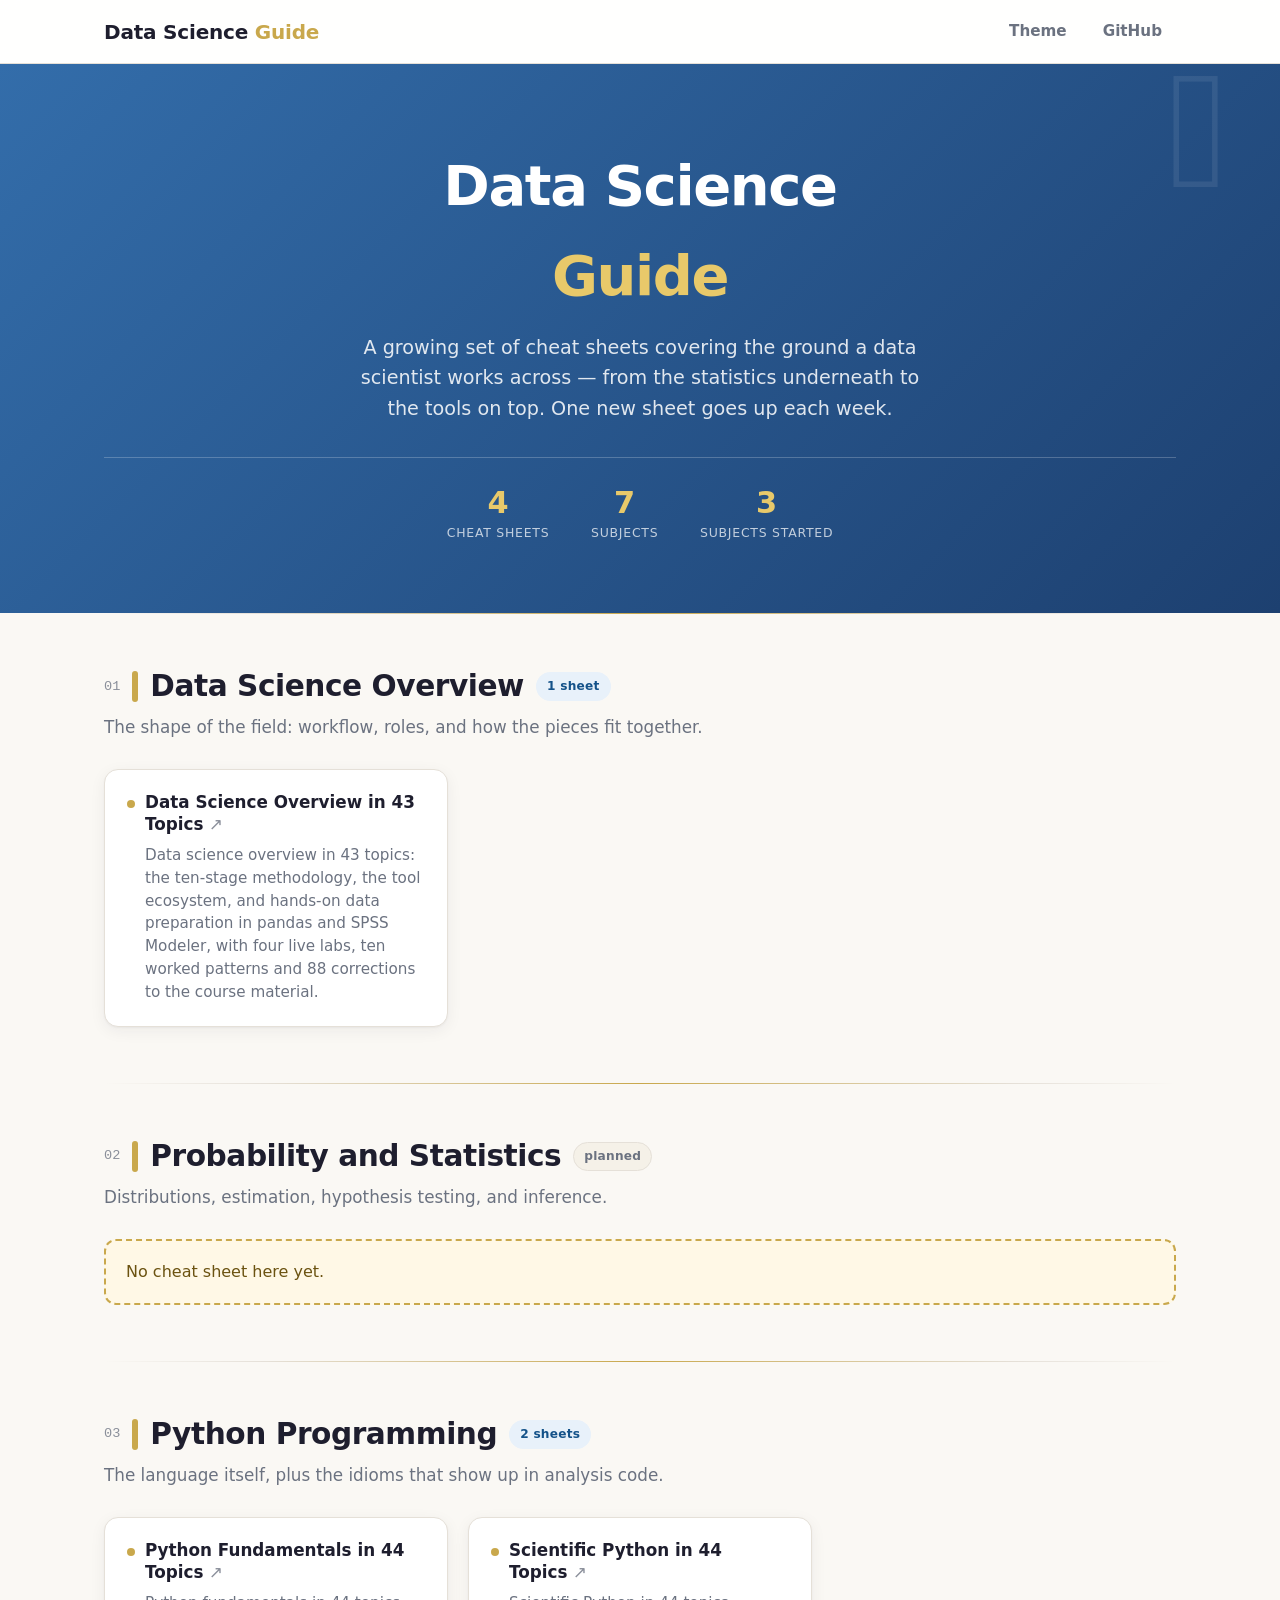
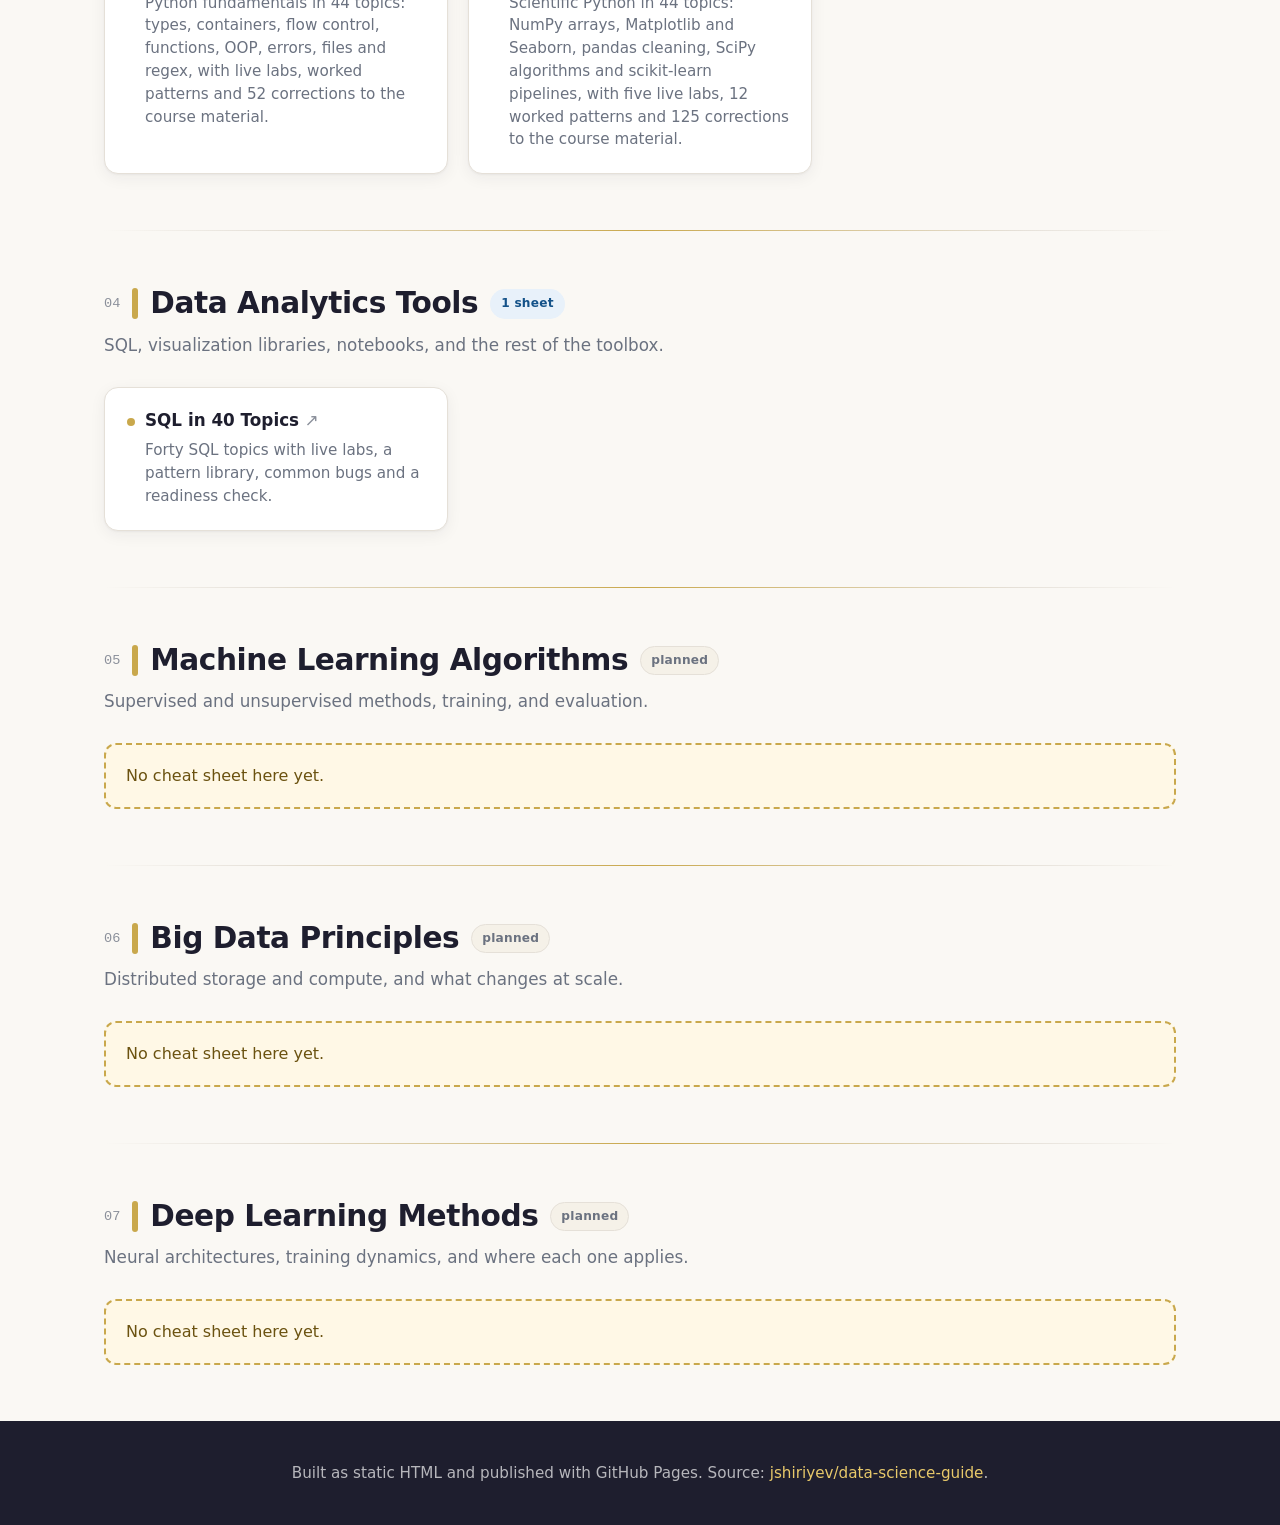
<file: index.html>
<!DOCTYPE html>
<html lang="en" >
<head>
<meta charset="utf-8">
<meta name="viewport" content="width=device-width, initial-scale=1">
<title>Data Science Guide</title>
<meta name="description" content="Cheat sheets across data science: statistics, Python, analytics tools, machine learning, big data, and deep learning.">
<link rel="icon" href="data:image/svg+xml,<svg xmlns='http://www.w3.org/2000/svg' viewBox='0 0 16 16'><text y='13' font-size='14'>&#128202;</text></svg>">
<link rel="stylesheet" href="assets/css/base.css">
<link rel="stylesheet" href="assets/css/home.css">
<script src="assets/js/theme.js"></script>
</head>
<body>

<header class="topbar">
  <a class="topbar__home" href="./">Data Science <span>Guide</span></a>
  <span class="topbar__spacer"></span>
  <button class="btn" type="button" data-theme-toggle>Theme</button>
  <a class="btn" href="https://github.com/jshiriyev/data-science-guide">GitHub</a>
</header>

<main>

  <div class="hero">
    <h1>Data Science <span class="accent">Guide</span></h1>
    <p>
      A growing set of cheat sheets covering the ground a data scientist works across &mdash;
      from the statistics underneath to the tools on top. One new sheet goes up each week.
    </p>

    <div class="stats">
      <div class="stat">
        <span class="stat__n" data-count="sheets">0</span>
        <span class="stat__l">Cheat sheets</span>
      </div>
      <div class="stat">
        <span class="stat__n" data-count="subjects">7</span>
        <span class="stat__l">Subjects</span>
      </div>
      <div class="stat">
        <span class="stat__n" data-count="covered">0</span>
        <span class="stat__l">Subjects started</span>
      </div>
    </div>
  </div>

  <div class="wrap">
    <div data-subjects></div>
  </div>

</main>

<footer class="foot">
  Built as static HTML and published with GitHub Pages.
  Source: <a href="https://github.com/jshiriyev/data-science-guide">jshiriyev/data-science-guide</a>.
</footer>

<script src="data/catalog.js"></script>
<script src="assets/js/home.js"></script>
</body>
</html>
</file>
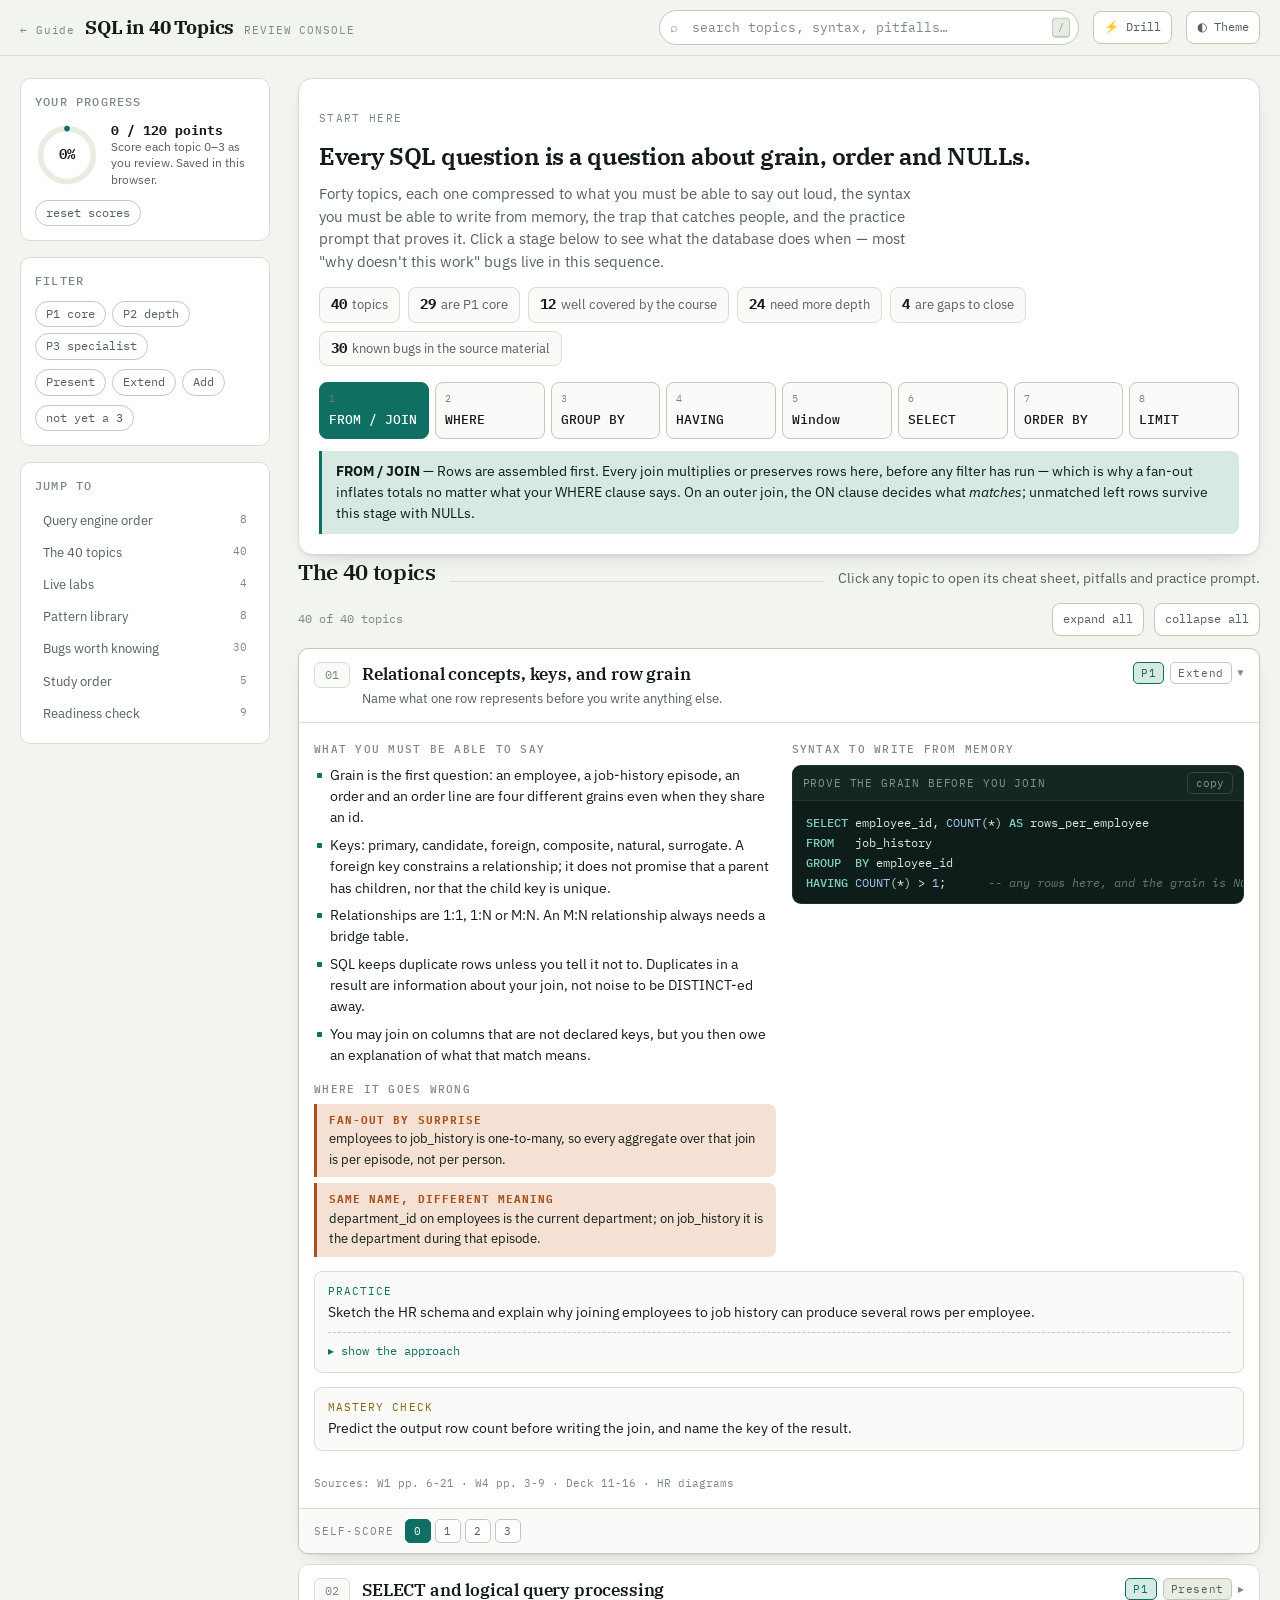
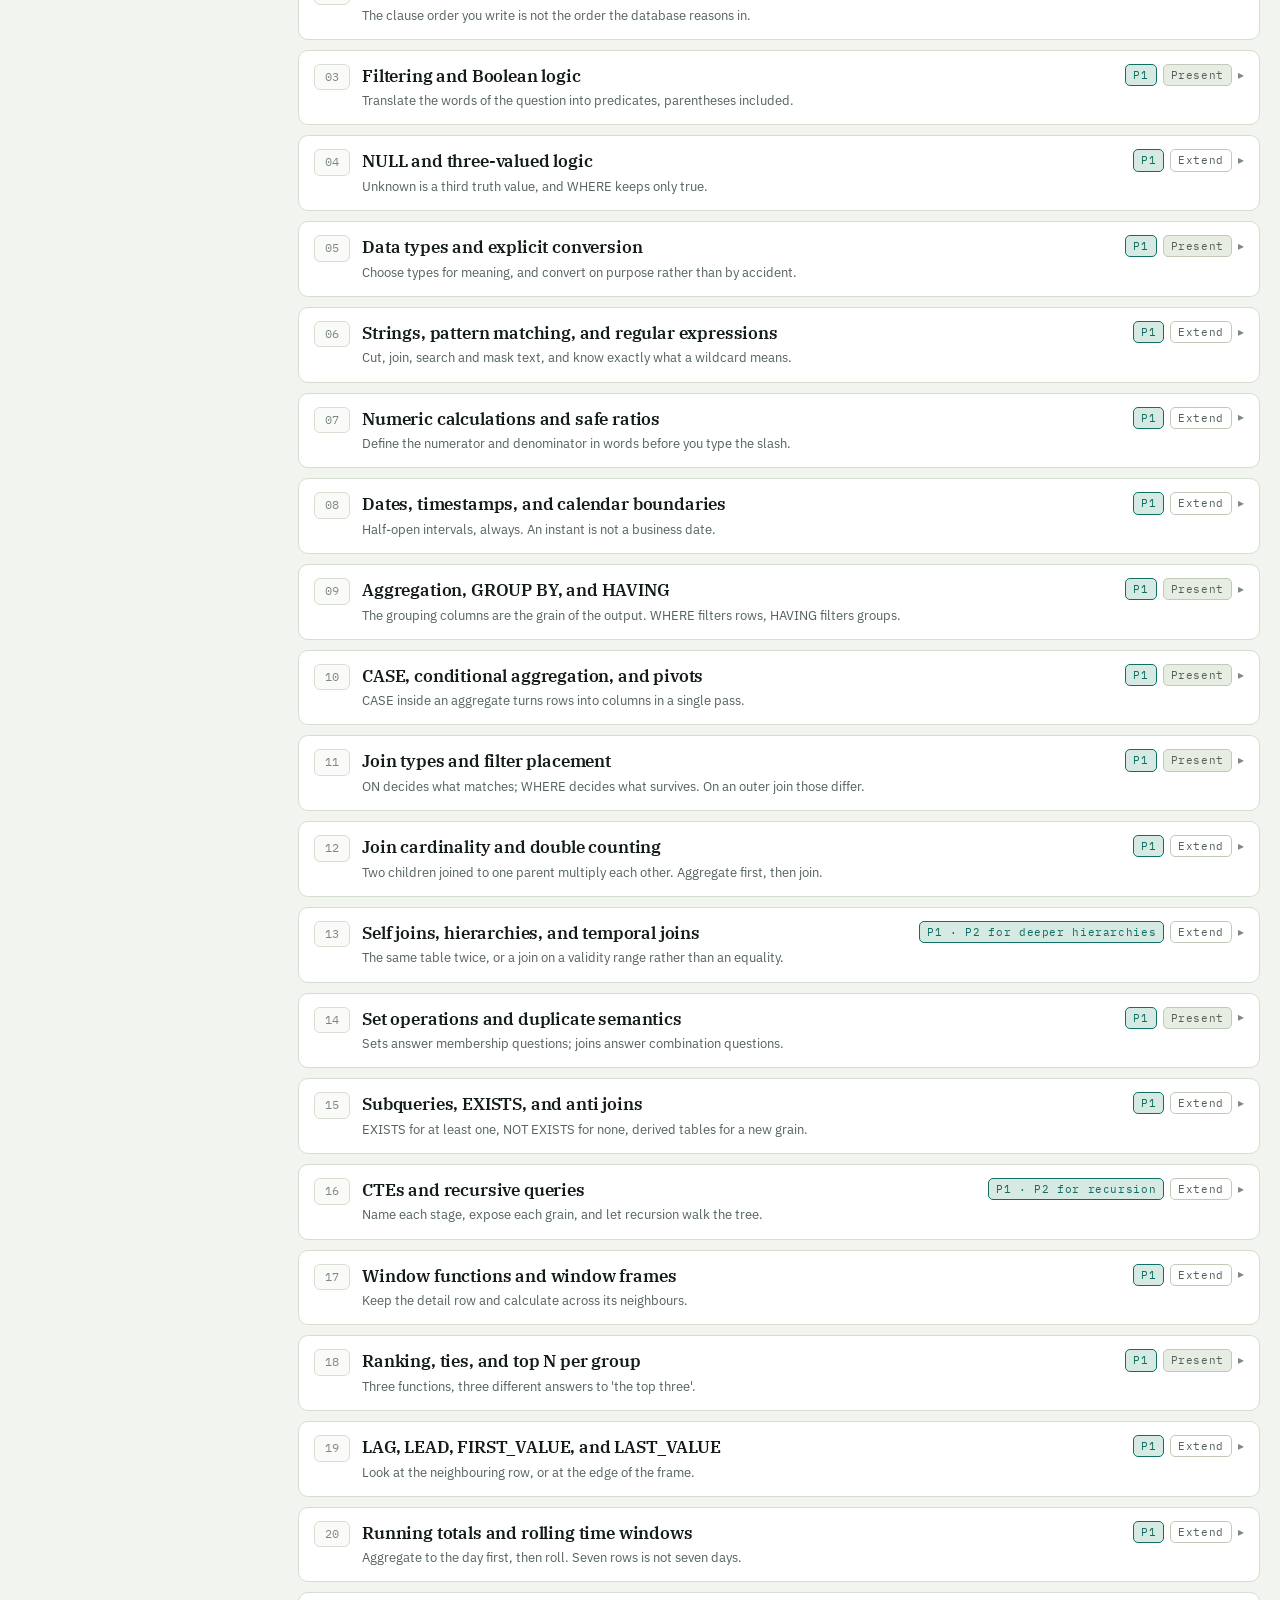
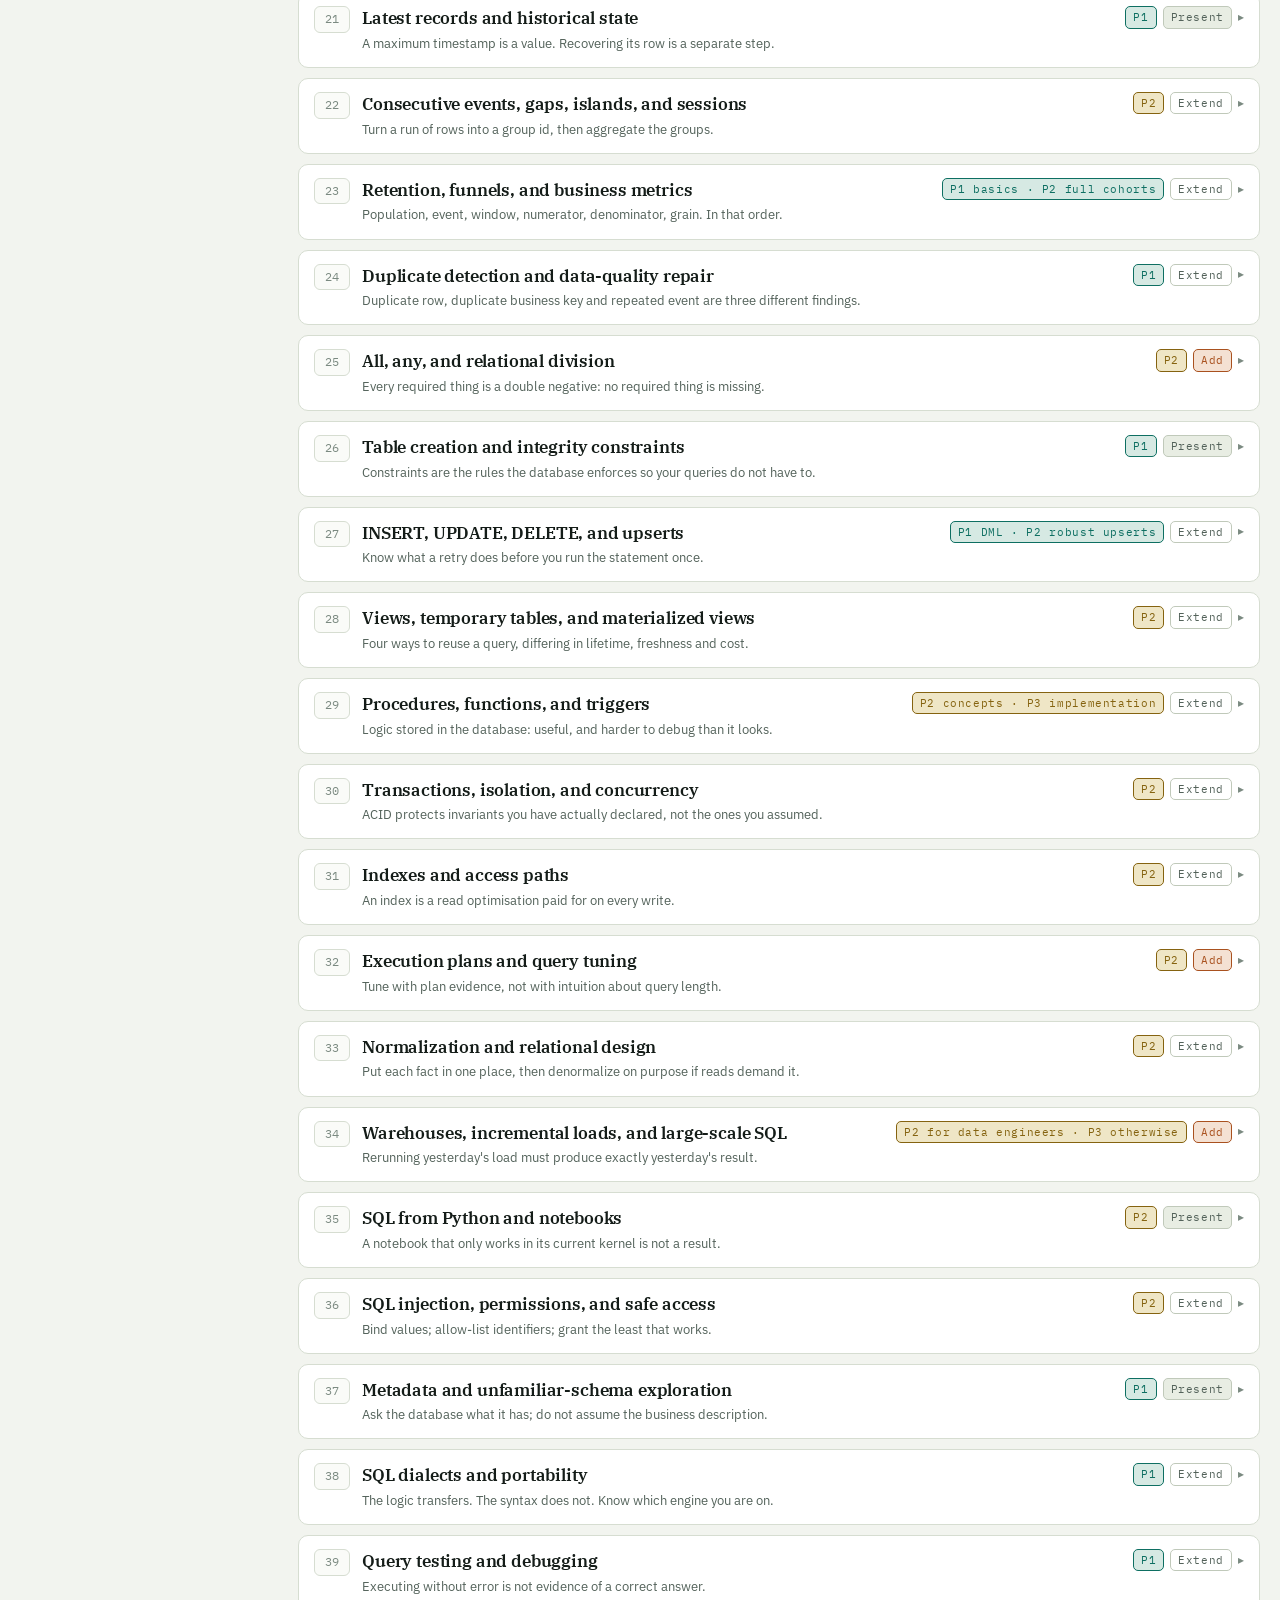
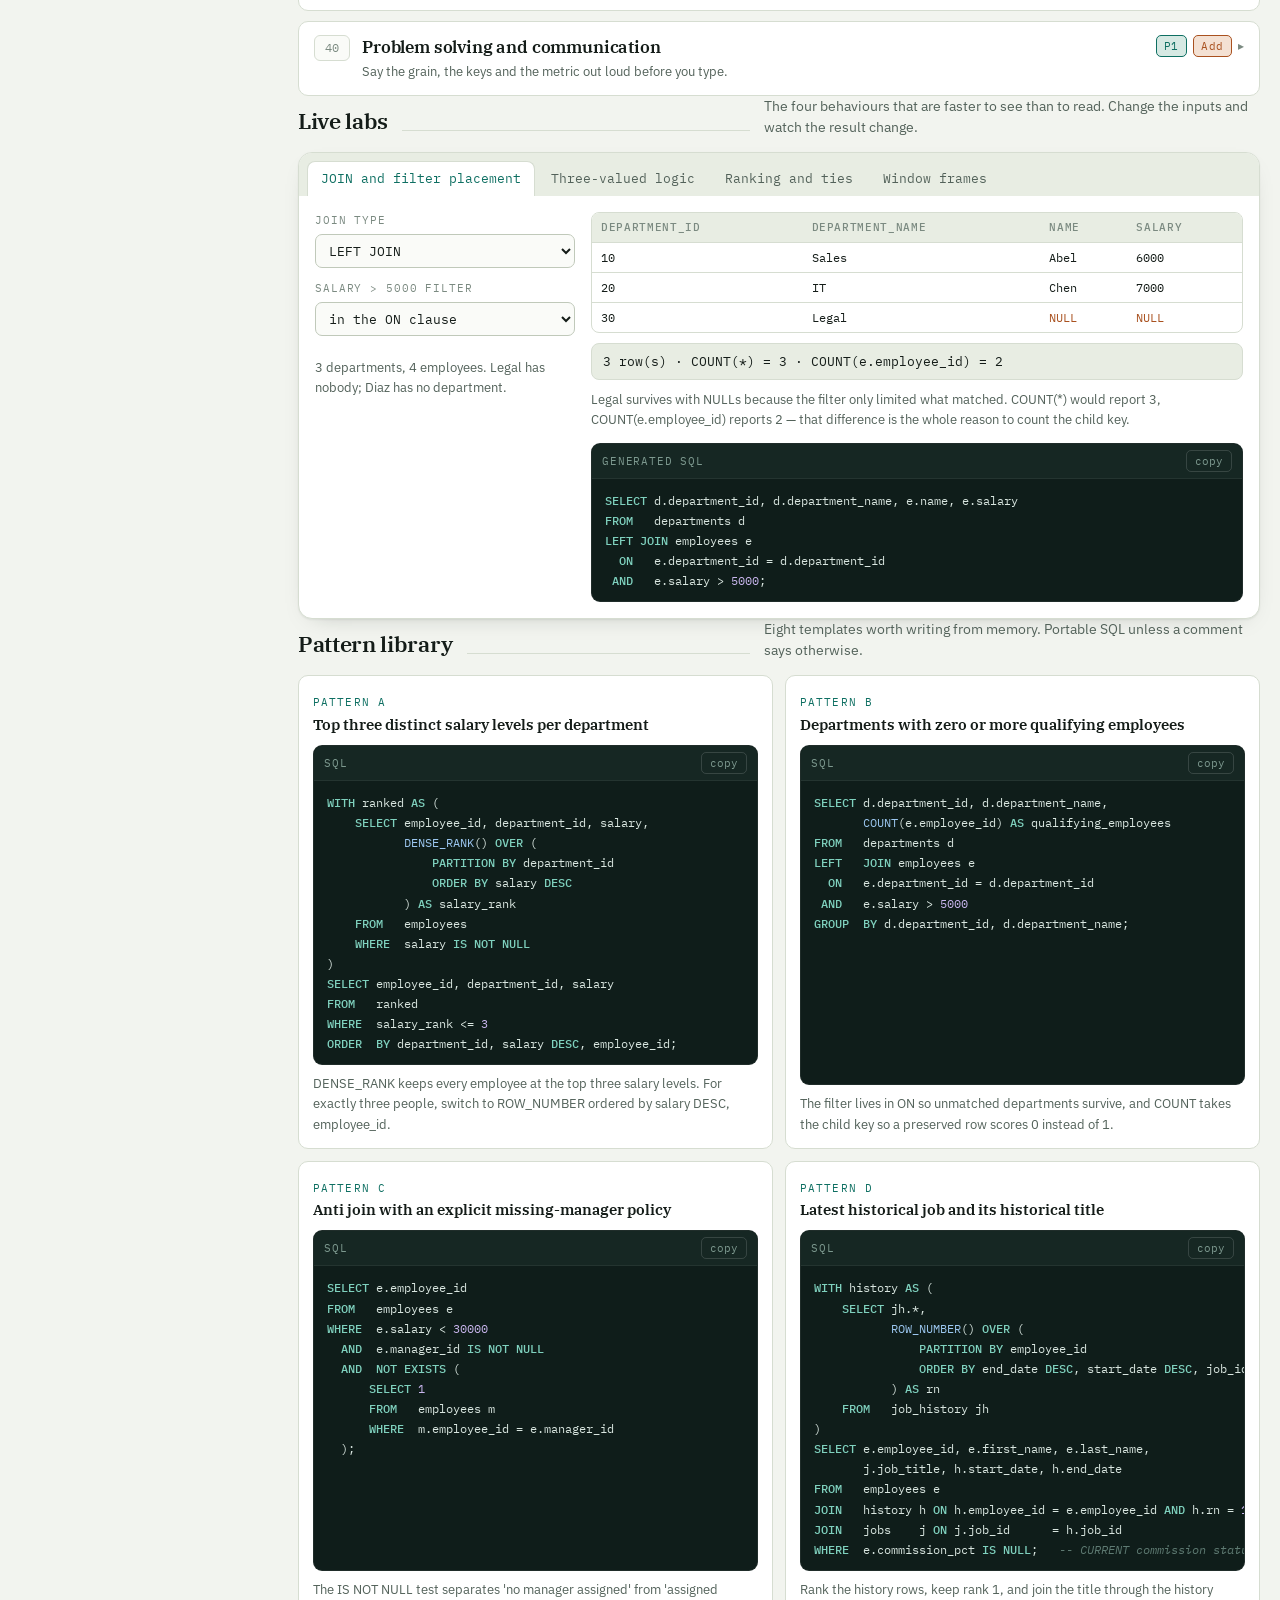
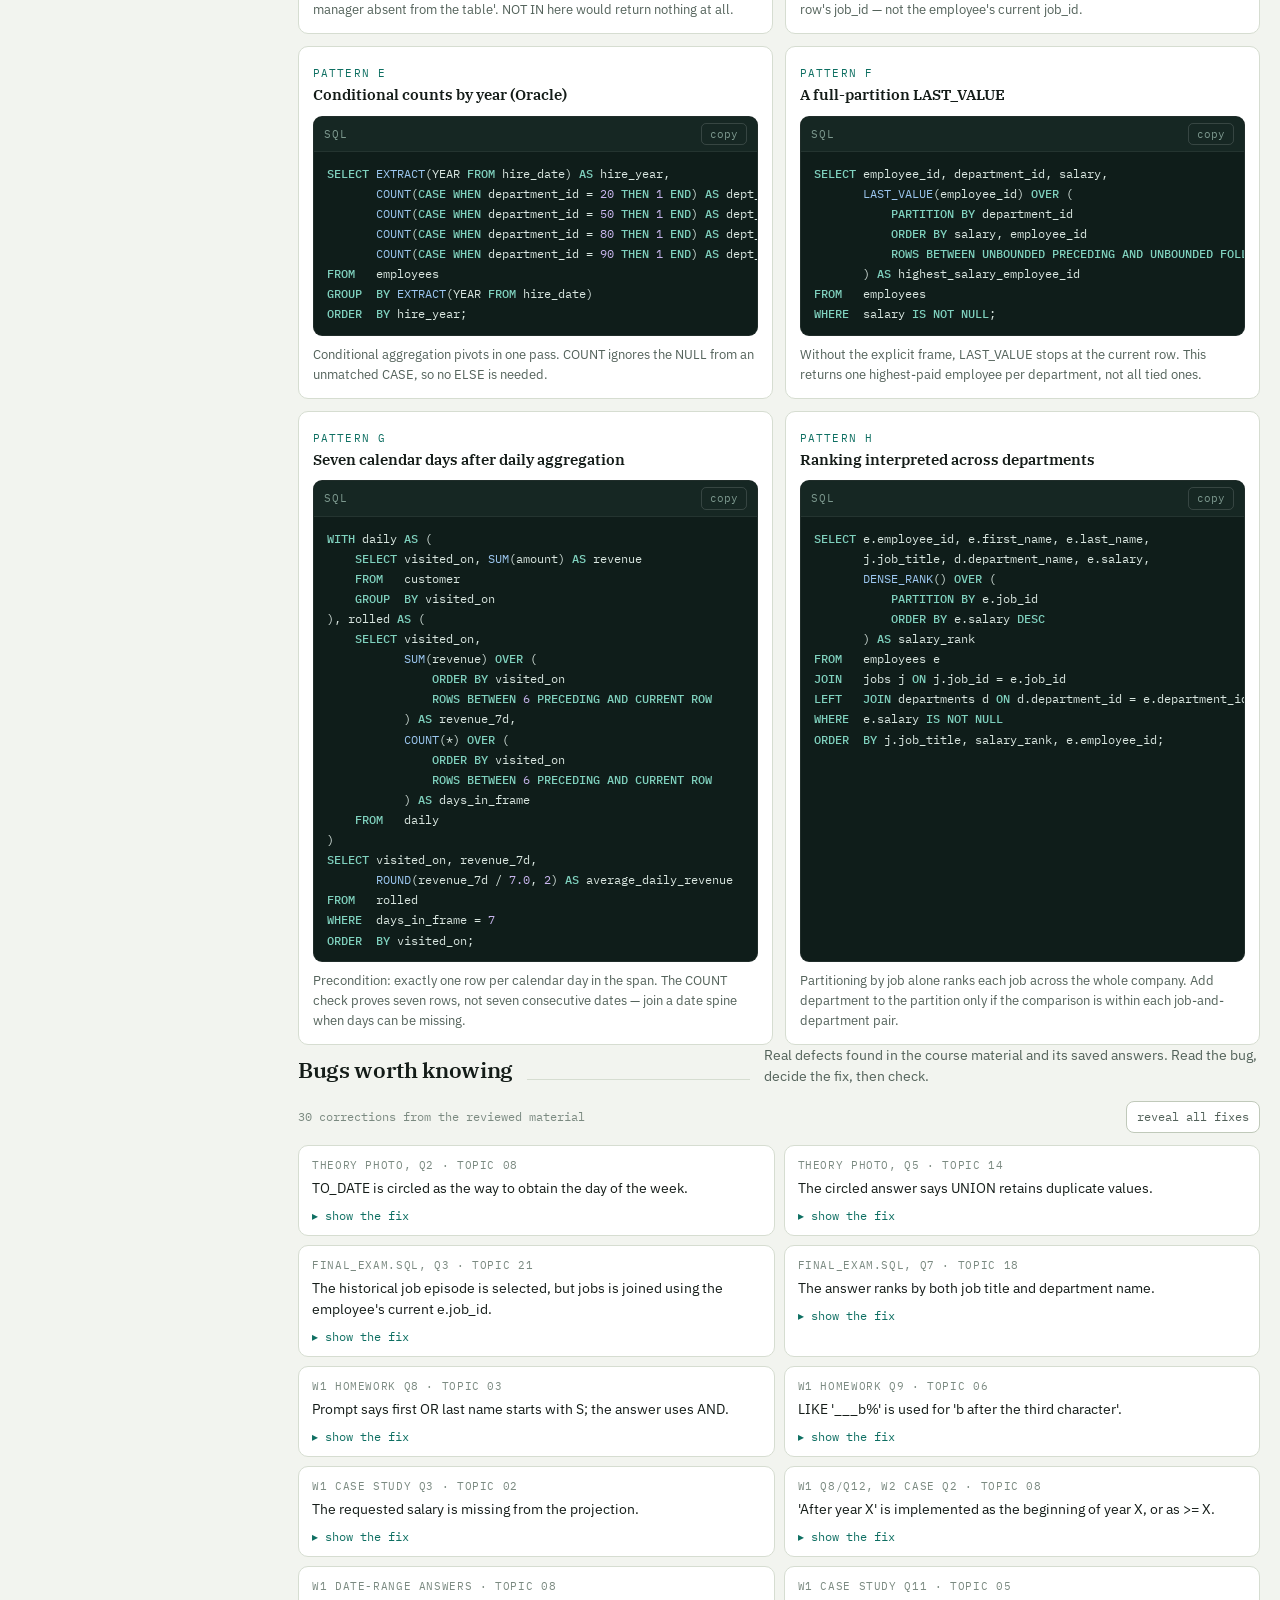
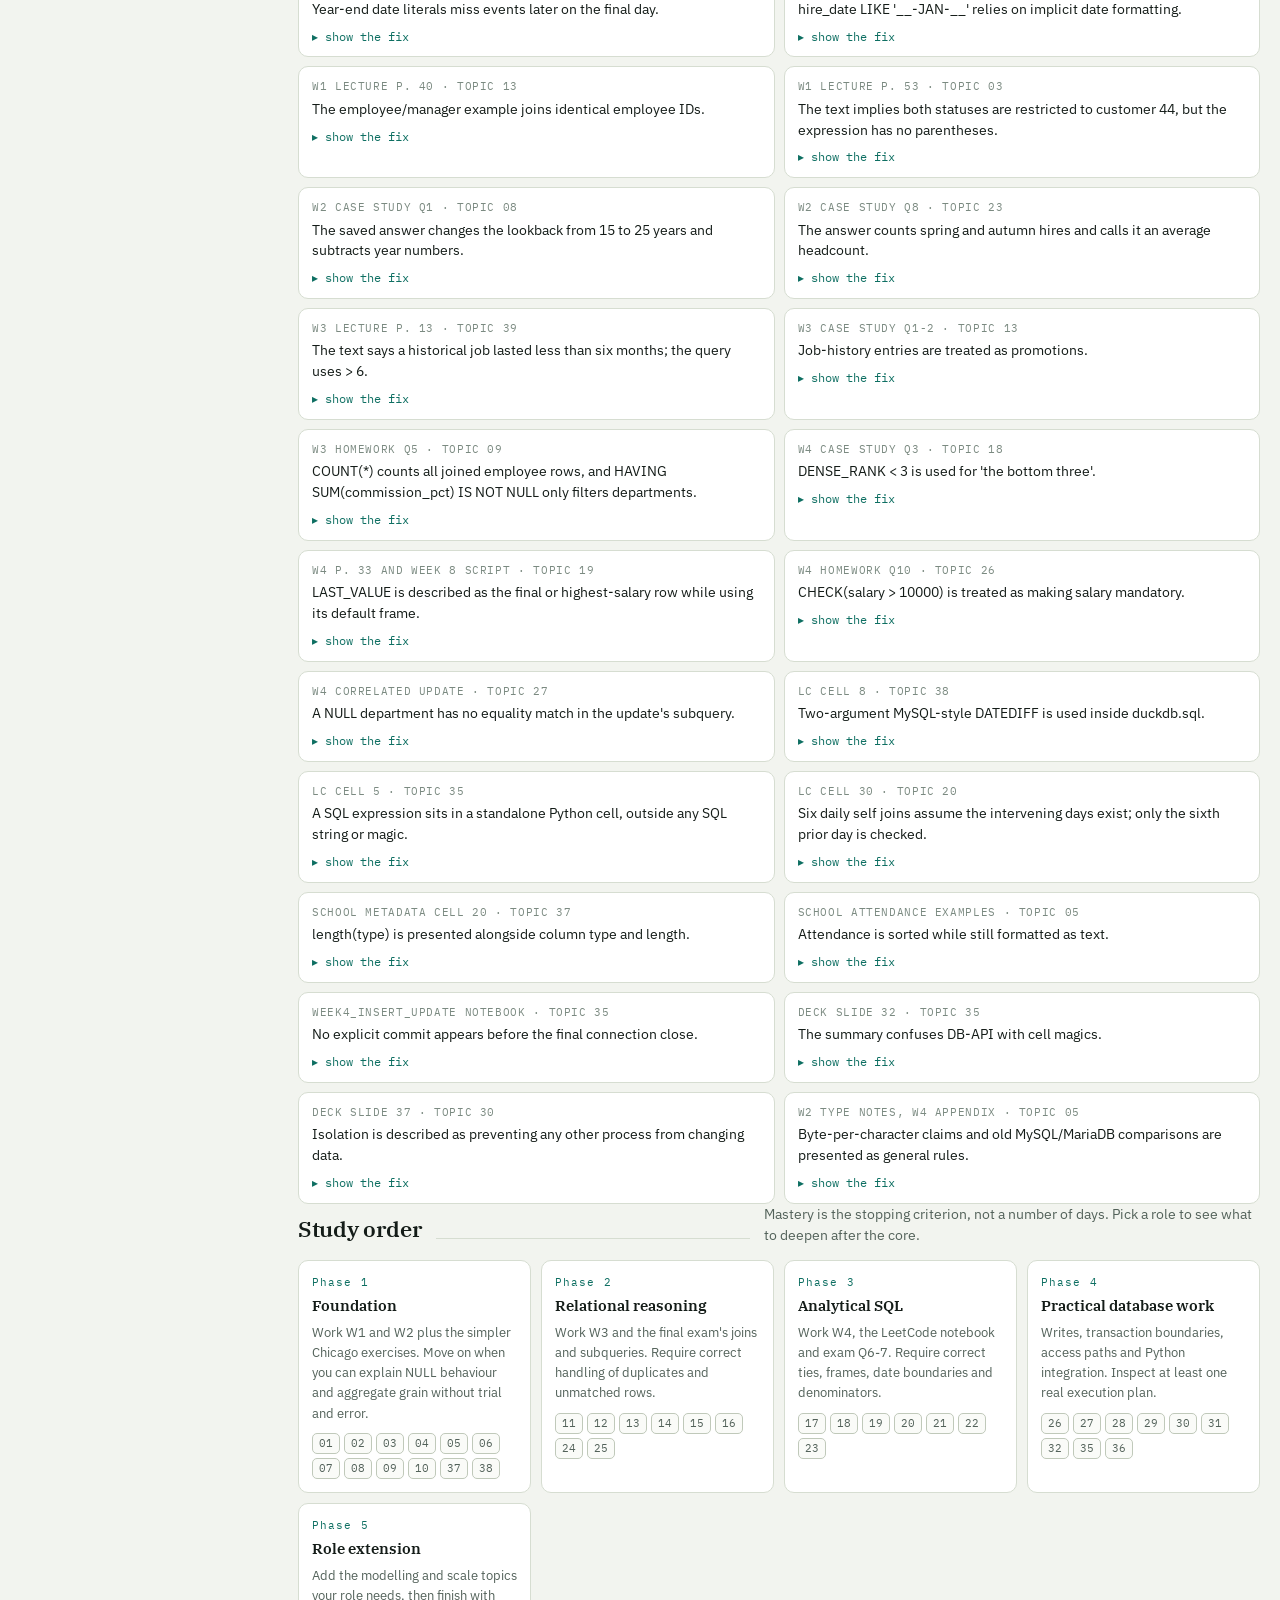
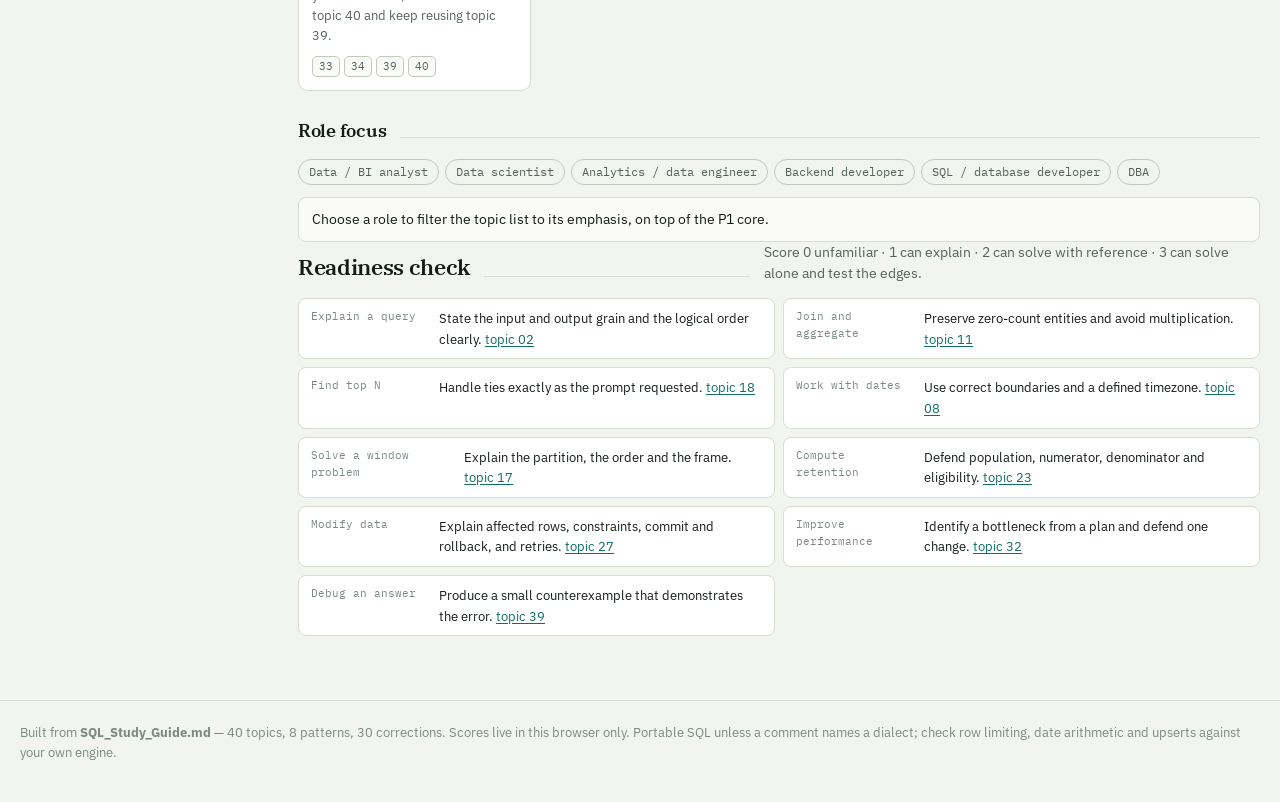
<file: data-analytics-tools/sql-cheat-sheet.html>
<!DOCTYPE html>
<html lang="en">
<head>
<meta charset="utf-8">
<meta name="viewport" content="width=device-width, initial-scale=1">
<meta name="description" content="Forty SQL topics with live labs, a pattern library, common bugs and a readiness check.">
<title>SQL in 40 Topics</title>
<link rel="preconnect" href="https://fonts.gstatic.com" crossorigin>
<link rel="stylesheet" href="https://fonts.googleapis.com/css2?family=IBM+Plex+Mono:wght@400;500;600&family=IBM+Plex+Sans:wght@400;500;600;700&family=IBM+Plex+Serif:wght@600;700&display=swap">
<style>
:root{
  --bg:#F2F4EF; --surface:#FFFFFF; --surface-2:#E8EDE3; --surface-3:#FAFBF8;
  --ink:#141C18; --ink-2:#53625A; --ink-3:#7B8A81;
  --line:#D6DDD1; --line-2:#C0C9BA;
  --accent:#0E6F62; --accent-2:#0A5348; --accent-soft:#D6E9E3;
  --clay:#A9511F; --clay-soft:#F4E1D3;
  --ochre:#856310; --ochre-soft:#EFE6C6;
  --violet:#5B4B8A; --violet-soft:#E4E0EF;
  --code-bg:#0F1D1A; --code-surface:#162723; --code-ink:#D9E6E0; --code-dim:#7D998F;
  --code-kw:#7FD1BE; --code-str:#E8B98A; --code-num:#C9B6EE; --code-fn:#9CC7F0; --code-com:#5E7A72;
  --shadow:0 1px 2px rgba(20,28,24,.06), 0 8px 24px -16px rgba(20,28,24,.35);
  --radius:10px; --on-accent:#FFFFFF;
  --sans:"IBM Plex Sans",ui-sans-serif,system-ui,"Segoe UI",Roboto,sans-serif;
  --serif:"IBM Plex Serif",Georgia,"Times New Roman",serif;
  --mono:"IBM Plex Mono",ui-monospace,SFMono-Regular,Consolas,monospace;
}
@media (prefers-color-scheme:dark){
  :root:not([data-theme="light"]){
    --bg:#0E1411; --surface:#151D19; --surface-2:#1D2823; --surface-3:#111815;
    --ink:#E6EDE8; --ink-2:#A0B0A6; --ink-3:#7E8F85;
    --line:#2A3831; --line-2:#3A4B42;
    --accent:#54C2AC; --accent-2:#7FD9C6; --accent-soft:#12312A;
    --clay:#E0925F; --clay-soft:#332114; --on-accent:#06211C;
    --ochre:#D7B65C; --ochre-soft:#2C2614;
    --violet:#A99BD8; --violet-soft:#221F33;
    --code-bg:#0A100E; --code-surface:#121C19;
    --shadow:0 1px 2px rgba(0,0,0,.4), 0 10px 26px -18px rgba(0,0,0,.9);
  }
}
:root[data-theme="dark"]{
  --bg:#0E1411; --surface:#151D19; --surface-2:#1D2823; --surface-3:#111815;
  --ink:#E6EDE8; --ink-2:#A0B0A6; --ink-3:#7E8F85;
  --line:#2A3831; --line-2:#3A4B42;
  --accent:#54C2AC; --accent-2:#7FD9C6; --accent-soft:#12312A;
  --clay:#E0925F; --clay-soft:#332114; --on-accent:#06211C;
  --ochre:#D7B65C; --ochre-soft:#2C2614;
  --violet:#A99BD8; --violet-soft:#221F33;
  --code-bg:#0A100E; --code-surface:#121C19;
  --shadow:0 1px 2px rgba(0,0,0,.4), 0 10px 26px -18px rgba(0,0,0,.9);
}
*{box-sizing:border-box}
body{margin:0;background:var(--bg);color:var(--ink);font-family:var(--sans);font-size:15px;line-height:1.55;
     -webkit-font-smoothing:antialiased}
h1,h2,h3,h4{font-family:var(--serif);font-weight:600;text-wrap:balance;margin:0}
a{color:var(--accent);text-underline-offset:2px}
button{font:inherit;color:inherit;cursor:pointer}
:focus-visible{outline:2px solid var(--accent);outline-offset:2px;border-radius:4px}
.eyebrow{font-family:var(--mono);font-size:11px;letter-spacing:.12em;text-transform:uppercase;color:var(--ink-3)}

/* ---------- top bar ---------- */
.topbar{position:sticky;top:env(safe-area-inset-top,0px);z-index:40;background:color-mix(in srgb,var(--bg) 88%,transparent);
  backdrop-filter:blur(10px);border-bottom:1px solid var(--line)}
.topbar-in{max-width:1280px;margin:0 auto;padding-block:10px;padding-inline:20px;display:flex;gap:14px;align-items:center;flex-wrap:wrap}
.brand{display:flex;align-items:baseline;gap:10px;margin-right:auto}
.brand b{font-family:var(--serif);font-size:19px;letter-spacing:-.01em}
.brand span{font-family:var(--mono);font-size:11px;color:var(--ink-3);letter-spacing:.08em}
.search{position:relative;flex:1 1 260px;max-width:420px}
.search input{width:100%;padding:8px 34px 8px 32px;border:1px solid var(--line-2);border-radius:999px;background:var(--surface);
  color:var(--ink);font-family:var(--mono);font-size:13px}
.search input::placeholder{color:var(--ink-3)}
.search .mag{position:absolute;left:11px;top:50%;transform:translateY(-50%);color:var(--ink-3);font-size:13px;pointer-events:none}
.search kbd{position:absolute;right:9px;top:50%;transform:translateY(-50%)}
kbd{font-family:var(--mono);font-size:10px;border:1px solid var(--line-2);border-bottom-width:2px;border-radius:4px;
  padding:1px 5px;color:var(--ink-3);background:var(--surface-2)}
.iconbtn{background:var(--surface);border:1px solid var(--line-2);border-radius:8px;padding:6px 10px;font-size:12px;
  font-family:var(--mono);color:var(--ink-2);display:inline-flex;gap:6px;align-items:center}
.iconbtn:hover{border-color:var(--accent);color:var(--accent)}

/* ---------- shell ---------- */
.shell{max-width:1280px;margin:0 auto;padding-inline:20px;padding-block:22px 64px;
  display:grid;grid-template-columns:250px minmax(0,1fr);gap:28px;align-items:start}
@media (max-width:920px){.shell{grid-template-columns:minmax(0,1fr);gap:20px}}
.rail{position:sticky;top:calc(env(safe-area-inset-top,0px) + 68px);display:flex;flex-direction:column;gap:16px}
@media (max-width:920px){.rail{position:static}}
.railbox{background:var(--surface);border:1px solid var(--line);border-radius:var(--radius);padding:14px}
.railbox h4{font-size:12px;font-family:var(--mono);letter-spacing:.1em;text-transform:uppercase;color:var(--ink-3);
  font-weight:500;margin-bottom:10px}
.chips{display:flex;flex-wrap:wrap;gap:6px}
.chip{border:1px solid var(--line-2);background:transparent;border-radius:999px;padding:3px 10px;font-size:12px;
  font-family:var(--mono);color:var(--ink-2);transition:.12s}
.chip:hover{border-color:var(--accent);color:var(--accent)}
.chip[aria-pressed="true"]{background:var(--accent);border-color:var(--accent);color:var(--on-accent)}
.ringwrap{display:flex;align-items:center;gap:12px}
.ring{width:64px;height:64px;flex:none}
.ring circle{fill:none;stroke-width:7}
.ring .bg{stroke:var(--surface-2)}
.ring .fg{stroke:var(--accent);stroke-linecap:round;transition:stroke-dasharray .4s ease}
.ringnum{font-family:var(--mono);font-size:17px;font-weight:600;fill:var(--ink)}
.ringlab{font-size:12px;color:var(--ink-2);line-height:1.35}
.ringlab b{display:block;font-family:var(--mono);font-size:13px;color:var(--ink)}
.navlist{display:flex;flex-direction:column;gap:2px}
.navlist a{display:flex;justify-content:space-between;gap:8px;padding:5px 8px;border-radius:6px;text-decoration:none;
  color:var(--ink-2);font-size:13px}
.navlist a:hover{background:var(--surface-2);color:var(--ink)}
.navlist a i{font-family:var(--mono);font-style:normal;font-size:11px;color:var(--ink-3)}

/* ---------- generic section ---------- */
section{scroll-margin-top:84px}
.sechead{display:flex;align-items:flex-end;gap:14px;flex-wrap:wrap;margin:34px 0 14px}
.sechead:first-child{margin-top:0}
.sechead h2{font-size:22px;letter-spacing:-.015em}
.sechead p{margin:0;color:var(--ink-2);font-size:13.5px;max-width:62ch}
.rule{height:1px;background:var(--line);flex:1 1 40px;margin-bottom:7px;min-width:20px}

/* ---------- hero / pipeline ---------- */
.hero{background:var(--surface);border:1px solid var(--line);border-radius:14px;padding:20px;box-shadow:var(--shadow)}
.hero p.lede{margin:8px 0 0;color:var(--ink-2);max-width:68ch;font-size:14.5px}
.statrow{display:flex;flex-wrap:wrap;gap:8px;margin-top:14px}
.stat{border:1px solid var(--line);border-radius:8px;padding:6px 11px;background:var(--surface-3);font-size:12.5px;color:var(--ink-2)}
.stat b{font-family:var(--mono);color:var(--ink);font-size:14px;margin-right:5px}
.pipe{display:flex;flex-wrap:wrap;gap:6px;margin-top:16px}
.stage{flex:1 1 104px;min-width:96px;border:1px solid var(--line-2);background:var(--surface-3);border-radius:8px;
  padding:8px 9px;text-align:left;transition:.14s}
.stage:hover{border-color:var(--accent)}
.stage[aria-pressed="true"]{background:var(--accent);border-color:var(--accent);color:var(--on-accent)}
.stage[aria-pressed="true"] em{opacity:.72}
.stage em{display:block;font-style:normal;font-family:var(--mono);font-size:10px;color:var(--ink-3);letter-spacing:.08em}
.stage span{font-family:var(--mono);font-size:12.5px;font-weight:500}
.stagenote{margin-top:12px;border-left:3px solid var(--accent);background:var(--accent-soft);border-radius:0 8px 8px 0;
  padding:10px 14px;font-size:13.5px;color:var(--ink)}
.stagenote code{font-family:var(--mono);font-size:12.5px}

/* ---------- toolbar ---------- */
.toolbar{display:flex;gap:10px;align-items:center;flex-wrap:wrap;margin-bottom:12px}
.count{font-family:var(--mono);font-size:12px;color:var(--ink-3);margin-right:auto}

/* ---------- topic cards ---------- */
.topics{display:flex;flex-direction:column;gap:10px}
.card{background:var(--surface);border:1px solid var(--line);border-radius:var(--radius);overflow:hidden}
.card.open{border-color:var(--line-2);box-shadow:var(--shadow)}
.card > .head{display:grid;grid-template-columns:36px minmax(0,1fr) auto;gap:12px;align-items:start;width:100%;
  background:none;border:0;padding:13px 15px;text-align:left}
.card > .head:hover .title{color:var(--accent)}
.num{font-family:var(--mono);font-size:12px;color:var(--ink-3);border:1px solid var(--line);border-radius:6px;
  padding:3px 0;text-align:center;background:var(--surface-3)}
.card.done .num{background:var(--accent);border-color:var(--accent);color:var(--on-accent)}
.title{font-family:var(--serif);font-size:16.5px;font-weight:600;letter-spacing:-.01em;display:block}
.sub{color:var(--ink-2);font-size:13px;margin-top:2px;display:block}
.meta{display:flex;gap:6px;align-items:center;flex-wrap:wrap;justify-content:flex-end}
.badge{font-family:var(--mono);font-size:10.5px;letter-spacing:.06em;padding:2px 7px;border-radius:5px;border:1px solid;white-space:nowrap}
.b-p1{color:var(--accent);border-color:var(--accent);background:var(--accent-soft)}
.b-p2{color:var(--ochre);border-color:var(--ochre);background:var(--ochre-soft)}
.b-p3{color:var(--violet);border-color:var(--violet);background:var(--violet-soft)}
.b-present{color:var(--ink-2);border-color:var(--line-2);background:var(--surface-2)}
.b-extend{color:var(--ink-2);border-color:var(--line-2);background:transparent}
.b-add{color:var(--clay);border-color:var(--clay);background:var(--clay-soft)}
.caret{font-family:var(--mono);color:var(--ink-3);font-size:12px;transition:transform .18s}
.card.open .caret{transform:rotate(90deg)}
.body{border-top:1px solid var(--line);padding:4px 15px 15px;display:grid;gap:14px}
@media (min-width:760px){.body.two{grid-template-columns:minmax(0,1.05fr) minmax(0,1fr);align-items:start}}
.block h5{font-family:var(--mono);font-size:10.5px;letter-spacing:.12em;text-transform:uppercase;color:var(--ink-3);
  font-weight:500;margin:14px 0 7px}
ul.points{margin:0;padding-left:0;list-style:none;display:grid;gap:6px}
ul.points li{padding-left:16px;position:relative;font-size:13.8px;color:var(--ink)}
ul.points li::before{content:"";position:absolute;left:3px;top:.62em;width:5px;height:5px;border-radius:1px;background:var(--accent)}
ul.points li code,.body p code,.trap code,.prompt code{font-family:var(--mono);font-size:12.3px;background:var(--surface-2);
  padding:1px 4px;border-radius:4px}
.trap{border-left:3px solid var(--clay);background:var(--clay-soft);border-radius:0 8px 8px 0;padding:8px 12px;font-size:13.3px}
.trap + .trap{margin-top:6px}
.trap b{color:var(--clay);font-family:var(--mono);font-size:10.5px;letter-spacing:.1em;text-transform:uppercase;display:block}
.prompt{background:var(--surface-3);border:1px solid var(--line);border-radius:8px;padding:11px 13px;font-size:13.6px}
.prompt .tag{font-family:var(--mono);font-size:10.5px;letter-spacing:.1em;text-transform:uppercase;color:var(--accent);display:block;margin-bottom:3px}
.prompt.mastery .tag{color:var(--ochre)}
details.rev{margin-top:9px;border-top:1px dashed var(--line-2);padding-top:9px}
details.rev > summary{cursor:pointer;font-family:var(--mono);font-size:12px;color:var(--accent);list-style:none}
details.rev > summary::-webkit-details-marker{display:none}
details.rev > summary::before{content:"▸ ";}
details.rev[open] > summary::before{content:"▾ ";}
details.rev .ans{margin-top:8px;font-size:13.4px;color:var(--ink-2)}
.cardfoot{display:flex;gap:10px;align-items:center;flex-wrap:wrap;border-top:1px solid var(--line);
  margin:2px -15px -15px;padding:10px 15px;background:var(--surface-3)}
.scorelab{font-family:var(--mono);font-size:10.5px;letter-spacing:.1em;text-transform:uppercase;color:var(--ink-3)}
.score{display:flex;gap:4px}
.score button{width:26px;height:24px;border:1px solid var(--line-2);background:var(--surface);border-radius:5px;
  font-family:var(--mono);font-size:11px;color:var(--ink-2)}
.score button:hover{border-color:var(--accent);color:var(--accent)}
.score button[aria-pressed="true"]{background:var(--accent);border-color:var(--accent);color:var(--on-accent)}
.lablink{margin-left:auto;font-family:var(--mono);font-size:11.5px;color:var(--accent);text-decoration:none;
  border:1px dashed var(--accent);border-radius:6px;padding:3px 9px}
.lablink:hover{background:var(--accent-soft)}
.srcline{font-family:var(--mono);font-size:11px;color:var(--ink-3);margin-top:10px}

/* ---------- code ---------- */
.codewrap{position:relative;background:var(--code-bg);border-radius:9px;border:1px solid rgba(255,255,255,.07);overflow:hidden}
.codewrap + .codewrap{margin-top:8px}
.codebar{display:flex;align-items:center;gap:8px;padding:6px 10px;background:var(--code-surface);
  border-bottom:1px solid rgba(255,255,255,.06)}
.codebar span{font-family:var(--mono);font-size:10.5px;letter-spacing:.08em;text-transform:uppercase;color:var(--code-dim)}
.copy{margin-left:auto;background:transparent;border:1px solid rgba(255,255,255,.14);color:var(--code-dim);
  border-radius:5px;padding:2px 8px;font-family:var(--mono);font-size:10.5px}
.copy:hover{color:var(--code-ink);border-color:rgba(255,255,255,.35)}
pre.code{margin:0;padding:11px 13px;overflow-x:auto;font-family:var(--mono);font-size:12.4px;line-height:1.62;
  color:var(--code-ink);tab-size:2}
.k{color:var(--code-kw);font-weight:500}.s{color:var(--code-str)}.n{color:var(--code-num)}
.f{color:var(--code-fn)}.c{color:var(--code-com);font-style:italic}

/* ---------- labs ---------- */
.labs{background:var(--surface);border:1px solid var(--line);border-radius:14px;overflow:hidden;box-shadow:var(--shadow)}
.tabs{display:flex;gap:2px;padding:8px 8px 0;background:var(--surface-2);flex-wrap:wrap}
.tab{border:1px solid transparent;border-bottom:0;background:transparent;padding:7px 13px;border-radius:8px 8px 0 0;
  font-family:var(--mono);font-size:12.5px;color:var(--ink-2)}
.tab[aria-selected="true"]{background:var(--surface);border-color:var(--line);color:var(--accent)}
.labpane{padding:16px}
.labgrid{display:grid;gap:16px}
@media (min-width:720px){.labgrid{grid-template-columns:minmax(200px,260px) minmax(0,1fr)}}
.ctrl{display:grid;gap:12px;align-content:start}
.ctrl label{font-family:var(--mono);font-size:11px;letter-spacing:.08em;text-transform:uppercase;color:var(--ink-3);
  display:block;margin-bottom:5px}
.ctrl select,.ctrl input[type="text"]{width:100%;padding:7px 9px;border:1px solid var(--line-2);border-radius:7px;
  background:var(--surface-3);color:var(--ink);font-family:var(--mono);font-size:12.5px}
.ctrl input[type="range"]{width:100%;accent-color:var(--accent)}
.labout{min-width:0}
table.grid{width:100%;border-collapse:collapse;font-family:var(--mono);font-size:12.3px}
.tablewrap{overflow-x:auto;border:1px solid var(--line);border-radius:8px}
table.grid th{text-align:left;font-weight:500;color:var(--ink-3);background:var(--surface-2);padding:6px 9px;
  border-bottom:1px solid var(--line);white-space:nowrap;font-size:11px;letter-spacing:.06em;text-transform:uppercase}
table.grid td{padding:5px 9px;border-bottom:1px solid var(--line);white-space:nowrap;font-variant-numeric:tabular-nums}
table.grid tr:last-child td{border-bottom:0}
table.grid td.null{color:var(--clay)}
table.grid tr.inframe td{background:var(--accent-soft)}
table.grid tr.cur td{background:var(--accent-soft);box-shadow:inset 3px 0 0 var(--accent)}
.note{font-size:12.8px;color:var(--ink-2);margin-top:10px}
.note b{color:var(--ink)}
.truth{display:grid;grid-template-columns:repeat(auto-fit,minmax(118px,1fr));gap:8px}
.tcell{border:1px solid var(--line);border-radius:8px;padding:9px 11px;background:var(--surface-3)}
.tcell em{font-style:normal;font-family:var(--mono);font-size:11px;color:var(--ink-3);display:block}
.tcell b{font-family:var(--mono);font-size:15px}
.v-true{color:var(--accent)}.v-false{color:var(--clay)}.v-null{color:var(--ochre)}
.verdict{margin-top:10px;font-family:var(--mono);font-size:12.5px;padding:8px 11px;border-radius:8px;
  background:var(--surface-2);border:1px solid var(--line)}

/* ---------- patterns ---------- */
.patgrid{display:grid;gap:12px}
@media (min-width:860px){.patgrid{grid-template-columns:repeat(2,minmax(0,1fr))}}
.pat{background:var(--surface);border:1px solid var(--line);border-radius:var(--radius);padding:13px 14px;display:flex;
  flex-direction:column;gap:9px}
.pat h4{font-size:15px}
.pat .why{font-size:13px;color:var(--ink-2);margin:0}
.pat .letter{font-family:var(--mono);font-size:11px;color:var(--accent);letter-spacing:.1em}

/* ---------- fixes ---------- */
.fixgrid{display:grid;gap:9px}
@media (min-width:860px){.fixgrid{grid-template-columns:repeat(2,minmax(0,1fr))}}
.fix{background:var(--surface);border:1px solid var(--line);border-radius:var(--radius);padding:11px 13px}
.fix .src{font-family:var(--mono);font-size:10.5px;color:var(--ink-3);letter-spacing:.06em;text-transform:uppercase}
.fix .bug{font-size:13.5px;margin:4px 0 0}
.fix details{margin-top:8px}
.fix summary{cursor:pointer;font-family:var(--mono);font-size:11.5px;color:var(--accent);list-style:none}
.fix summary::-webkit-details-marker{display:none}
.fix summary::before{content:"▸ show the fix"}
.fix details[open] summary::before{content:"▾ the fix"}
.fix summary span{display:none}
.fix .fixtext{margin-top:7px;font-size:13.3px;color:var(--ink-2);border-left:3px solid var(--accent);padding-left:10px}

/* ---------- roadmap ---------- */
.phases{display:grid;gap:10px}
@media (min-width:900px){.phases{grid-template-columns:repeat(auto-fit,minmax(210px,1fr))}}
.phase{background:var(--surface);border:1px solid var(--line);border-radius:var(--radius);padding:13px}
.phase .step{font-family:var(--mono);font-size:11px;color:var(--accent);letter-spacing:.1em}
.phase h4{font-size:15px;margin:3px 0 6px}
.phase p{margin:0 0 9px;font-size:13px;color:var(--ink-2)}
.tchips{display:flex;flex-wrap:wrap;gap:4px}
.tchip{font-family:var(--mono);font-size:11px;border:1px solid var(--line-2);border-radius:5px;padding:1px 6px;
  background:var(--surface-3);color:var(--ink-2);text-decoration:none}
.tchip:hover{border-color:var(--accent);color:var(--accent)}
.rolerow{display:flex;flex-wrap:wrap;gap:6px;margin-bottom:12px}
.readygrid{display:grid;gap:8px}
@media (min-width:760px){.readygrid{grid-template-columns:repeat(2,minmax(0,1fr))}}
.ready{display:flex;gap:10px;background:var(--surface);border:1px solid var(--line);border-radius:8px;padding:9px 12px;font-size:13.3px}
.ready em{font-style:normal;font-family:var(--mono);font-size:11px;color:var(--ink-3);min-width:118px}

/* ---------- drill modal ---------- */
.scrim{position:fixed;inset:0;background:rgba(10,16,14,.55);backdrop-filter:blur(3px);z-index:60;display:grid;
  place-items:center;padding:20px}
.modal{background:var(--surface);border:1px solid var(--line-2);border-radius:14px;max-width:620px;width:100%;
  padding:20px;box-shadow:0 30px 70px -30px rgba(0,0,0,.6);max-height:85vh;overflow-y:auto}
.modal h3{font-size:19px;margin-bottom:4px}
.modal .qnum{font-family:var(--mono);font-size:11px;color:var(--accent);letter-spacing:.1em}
.modal .q{font-size:15px;margin:12px 0}
.modalfoot{display:flex;gap:8px;flex-wrap:wrap;margin-top:16px}
.btn{background:var(--accent);color:var(--on-accent);border:1px solid var(--accent);border-radius:8px;padding:7px 14px;
  font-family:var(--mono);font-size:12.5px}
.btn:hover{background:var(--accent-2);border-color:var(--accent-2)}
.btn.ghost{background:transparent;color:var(--ink-2);border-color:var(--line-2)}
.btn.ghost:hover{color:var(--accent);border-color:var(--accent);background:transparent}
.empty{padding:28px;text-align:center;color:var(--ink-3);font-family:var(--mono);font-size:13px;
  border:1px dashed var(--line-2);border-radius:var(--radius)}
footer.foot{max-width:1280px;margin:0 auto;padding:22px 20px 40px;color:var(--ink-3);font-size:12.5px;border-top:1px solid var(--line)}
@media (prefers-reduced-motion:reduce){*{transition:none!important;animation:none!important}}
</style>
</head>
<body>
<header class="topbar">
  <div class="topbar-in">
    <div class="brand"><a class="uplink" href="../">← Guide</a><b>SQL in 40 Topics</b><span>REVIEW CONSOLE</span></div>
    <div class="search">
      <span class="mag">⌕</span>
      <input id="q" type="text" placeholder="search topics, syntax, pitfalls…" autocomplete="off" aria-label="Search topics">
      <kbd>/</kbd>
    </div>
    <button class="iconbtn" id="drillBtn" type="button">⚡ Drill</button>
    <button class="iconbtn" id="themeBtn" type="button" aria-label="Switch colour theme">◐ Theme</button>
  </div>
</header>

<div class="shell">
  <aside class="rail">
    <div class="railbox">
      <h4>Your progress</h4>
      <div class="ringwrap">
        <svg class="ring" viewBox="0 0 80 80" aria-hidden="true">
          <circle class="bg" cx="40" cy="40" r="33"></circle>
          <circle class="fg" id="ringFg" cx="40" cy="40" r="33" transform="rotate(-90 40 40)"
                  stroke-dasharray="0 207"></circle>
          <text id="ringTxt" class="ringnum" x="40" y="45" text-anchor="middle">0%</text>
        </svg>
        <div class="ringlab"><b id="scoreLine">0 / 120 points</b>Score each topic 0–3 as you review. Saved in this browser.</div>
      </div>
      <div class="chips" style="margin-top:12px">
        <button class="chip" id="resetScores" type="button">reset scores</button>
      </div>
    </div>

    <div class="railbox">
      <h4>Filter</h4>
      <div class="chips" data-group="p" style="margin-bottom:9px">
        <button class="chip" data-f="P1" type="button" aria-pressed="false">P1 core</button>
        <button class="chip" data-f="P2" type="button" aria-pressed="false">P2 depth</button>
        <button class="chip" data-f="P3" type="button" aria-pressed="false">P3 specialist</button>
      </div>
      <div class="chips" data-group="c" style="margin-bottom:9px">
        <button class="chip" data-f="Present" type="button" aria-pressed="false">Present</button>
        <button class="chip" data-f="Extend" type="button" aria-pressed="false">Extend</button>
        <button class="chip" data-f="Add" type="button" aria-pressed="false">Add</button>
      </div>
      <div class="chips" data-group="s">
        <button class="chip" data-f="weak" type="button" aria-pressed="false">not yet a 3</button>
      </div>
    </div>

    <div class="railbox">
      <h4>Jump to</h4>
      <nav class="navlist">
        <a href="#engine">Query engine order <i>8</i></a>
        <a href="#topics">The 40 topics <i>40</i></a>
        <a href="#labs">Live labs <i>4</i></a>
        <a href="#patterns">Pattern library <i>8</i></a>
        <a href="#fixes">Bugs worth knowing <i>30</i></a>
        <a href="#roadmap">Study order <i>5</i></a>
        <a href="#ready">Readiness check <i>9</i></a>
      </nav>
    </div>
  </aside>

  <main>
    <section id="engine">
      <div class="hero">
        <p class="eyebrow">Start here</p>
        <h2 style="font-size:24px;letter-spacing:-.02em;margin-top:4px">Every SQL question is a question about grain, order and NULLs.</h2>
        <p class="lede">Forty topics, each one compressed to what you must be able to say out loud, the syntax you must be able to
          write from memory, the trap that catches people, and the practice prompt that proves it. Click a stage below to see what
          the database does when — most "why doesn't this work" bugs live in this sequence.</p>
        <div class="statrow" id="statRow"></div>
        <div class="pipe" id="pipe"></div>
        <div class="stagenote" id="stageNote"></div>
      </div>
    </section>

    <section id="topics">
      <div class="sechead">
        <h2>The 40 topics</h2><div class="rule"></div>
        <p>Click any topic to open its cheat sheet, pitfalls and practice prompt.</p>
      </div>
      <div class="toolbar">
        <span class="count" id="count"></span>
        <button class="iconbtn" id="expandAll" type="button">expand all</button>
        <button class="iconbtn" id="collapseAll" type="button">collapse all</button>
      </div>
      <div class="topics" id="topicList"></div>
      <div class="empty" id="empty" hidden>No topic matches that filter.</div>
    </section>

    <section id="labs">
      <div class="sechead">
        <h2>Live labs</h2><div class="rule"></div>
        <p>The four behaviours that are faster to see than to read. Change the inputs and watch the result change.</p>
      </div>
      <div class="labs">
        <div class="tabs" role="tablist" id="labTabs"></div>
        <div class="labpane" id="labPane"></div>
      </div>
    </section>

    <section id="patterns">
      <div class="sechead">
        <h2>Pattern library</h2><div class="rule"></div>
        <p>Eight templates worth writing from memory. Portable SQL unless a comment says otherwise.</p>
      </div>
      <div class="patgrid" id="patList"></div>
    </section>

    <section id="fixes">
      <div class="sechead">
        <h2>Bugs worth knowing</h2><div class="rule"></div>
        <p>Real defects found in the course material and its saved answers. Read the bug, decide the fix, then check.</p>
      </div>
      <div class="toolbar">
        <span class="count" id="fixCount"></span>
        <button class="iconbtn" id="revealFixes" type="button">reveal all fixes</button>
      </div>
      <div class="fixgrid" id="fixList"></div>
    </section>

    <section id="roadmap">
      <div class="sechead">
        <h2>Study order</h2><div class="rule"></div>
        <p>Mastery is the stopping criterion, not a number of days. Pick a role to see what to deepen after the core.</p>
      </div>
      <div class="phases" id="phaseList"></div>
      <div class="sechead" style="margin-top:26px">
        <h2 style="font-size:18px">Role focus</h2><div class="rule"></div>
      </div>
      <div class="rolerow" id="roleRow"></div>
      <div class="prompt" id="roleNote">Choose a role to filter the topic list to its emphasis, on top of the P1 core.</div>
    </section>

    <section id="ready">
      <div class="sechead">
        <h2>Readiness check</h2><div class="rule"></div>
        <p>Score 0 unfamiliar · 1 can explain · 2 can solve with reference · 3 can solve alone and test the edges.</p>
      </div>
      <div class="readygrid" id="readyList"></div>
    </section>
  </main>
</div>

<footer class="foot">
  Built from <b>SQL_Study_Guide.md</b> — 40 topics, 8 patterns, 30 corrections. Scores live in this browser only.
  Portable SQL unless a comment names a dialect; check row limiting, date arithmetic and upserts against your own engine.
</footer>

<script>
const TOPICS = [
{n:1,p:"P1",pf:"P1",c:"Extend",t:"Relational concepts, keys, and row grain",
 sum:"Name what one row represents before you write anything else.",
 src:"W1 pp. 6-21 · W4 pp. 3-9 · Deck 11-16 · HR diagrams",
 tags:"schema table entity attribute primary key candidate foreign composite natural surrogate cardinality one-to-many grain",
 keys:["Grain is the first question: an employee, a job-history episode, an order and an order line are four different grains even when they share an id.",
  "Keys: primary, candidate, foreign, composite, natural, surrogate. A foreign key constrains a relationship; it does not promise that a parent has children, nor that the child key is unique.",
  "Relationships are 1:1, 1:N or M:N. An M:N relationship always needs a bridge table.",
  "SQL keeps duplicate rows unless you tell it not to. Duplicates in a result are information about your join, not noise to be DISTINCT-ed away.",
  "You may join on columns that are not declared keys, but you then owe an explanation of what that match means."],
 code:[{lab:"Prove the grain before you join",sql:`SELECT employee_id, COUNT(*) AS rows_per_employee
FROM   job_history
GROUP  BY employee_id
HAVING COUNT(*) > 1;      -- any rows here, and the grain is NOT one row per employee`}],
 traps:[["Fan-out by surprise","employees to job_history is one-to-many, so every aggregate over that join is per episode, not per person."],
  ["Same name, different meaning","department_id on employees is the current department; on job_history it is the department during that episode."]],
 practice:"Sketch the HR schema and explain why joining employees to job history can produce several rows per employee.",
 approach:"employees is one row per person; job_history is one row per (employee, start_date) episode. The join key employee_id is unique on the left only, so an employee with three past jobs yields three rows. Count first: SELECT employee_id, COUNT(*) FROM job_history GROUP BY employee_id.",
 mastery:"Predict the output row count before writing the join, and name the key of the result."},

{n:2,p:"P1",pf:"P1",c:"Present",t:"SELECT and logical query processing",
 sum:"The clause order you write is not the order the database reasons in.",
 src:"W1 pp. 21-40 · Deck 4-5, 18-19",
 tags:"select projection alias distinct order by limit fetch top logical order processing deterministic",
 keys:["Logical order: FROM/JOIN, WHERE, GROUP BY, HAVING, window functions, SELECT and DISTINCT, ORDER BY, then row limiting.",
  "That order explains the two classic errors: an aggregate cannot be filtered in WHERE, and a window result cannot be filtered at the same query level.",
  "Logical order is not physical execution. The optimizer may do the work in any order that yields the same answer.",
  "A table has no natural order. Neither a CTE's ORDER BY nor a previously saved result guarantees the final order.",
  "DISTINCT applies to the whole selected row, not to the column it sits next to."],
 code:[{lab:"Deterministic top five",sql:`SELECT employee_id, first_name, last_name, salary
FROM   employees
WHERE  salary IS NOT NULL
ORDER  BY salary DESC, employee_id       -- unique tie-breaker = repeatable answer
FETCH  FIRST 5 ROWS ONLY;                -- LIMIT 5 | TOP 5 in other engines`}],
 traps:[["A plain limit is not a top-N","With ties at the boundary, LIMIT 5 picks an arbitrary five. Add a unique tie-breaker, or rank if every tied row must appear."],
  ["Alias visibility varies","Some engines let ORDER BY see a SELECT alias, few let WHERE see it. Repeat the expression when in doubt."]],
 practice:"Return the five highest-paid employees with deterministic ordering; explain why a plain limit is insufficient.",
 approach:"Order by salary DESC then a unique column such as employee_id, then limit. Without the tie-breaker, two employees on the same salary can swap places between runs, and a sixth employee tied with the fifth is silently dropped. If every tied employee must appear, rank instead of limit.",
 mastery:"Explain why filtering an aggregate in WHERE fails, and why DISTINCT applies to the selected row as a whole."},

{n:3,p:"P1",pf:"P1",c:"Present",t:"Filtering and Boolean logic",
 sum:"Translate the words of the question into predicates, parentheses included.",
 src:"W1 pp. 41-64 · W1 case study/homework · Project problems 2-5",
 tags:"where and or not in between like precedence parentheses predicate comparison filter",
 keys:["AND binds tighter than OR. Write the parentheses even when they are redundant.",
  "BETWEEN includes both endpoints. For timestamps that is usually wrong; use a half-open range instead.",
  "IN is a membership test, LIKE is a pattern test, and neither substitutes for the other.",
  "Filtering a column does not project it. If the question asks about salary, put salary in the SELECT list too.",
  "Text comparison is case sensitive or not depending on engine and collation. Do not assume."],
 code:[{lab:"First OR last name, one year, minus two departments",sql:`SELECT employee_id, first_name, last_name, hire_date, department_id
FROM   employees
WHERE  (first_name LIKE 'S%' OR last_name LIKE 'S%')   -- the parentheses are the point
  AND  hire_date >= DATE '2005-01-01'
  AND  hire_date <  DATE '2006-01-01'
  AND  (department_id NOT IN (50, 80) OR department_id IS NULL);`}],
 traps:[["A OR B AND C","reads as A OR (B AND C). A row satisfying only A still passes, which is rarely what the prompt meant."],
  ["NOT IN silently drops NULLs","department_id NOT IN (50,80) is UNKNOWN when the column is NULL, so those employees vanish unless you say what should happen to them."],
  ["After 2005","means after 1 January, or after the whole year? Ask, then encode the answer in the boundary."]],
 practice:"Return employees whose first or last name starts with S, hired in a given year, excluding two departments.",
 approach:"Parenthesise the OR pair, bound the year with a half-open date range rather than a text pattern, and decide explicitly whether employees with no department belong in the result. State that decision in a comment.",
 mastery:"Construct a counterexample showing the difference between A OR B AND C and (A OR B) AND C."},

{n:4,p:"P1",pf:"P1",c:"Extend",t:"NULL and three-valued logic",
 sum:"Unknown is a third truth value, and WHERE keeps only true.",
 src:"W1 pp. 65-69 · W2 null functions · LC cell 22",
 tags:"null unknown is null coalesce nullif nvl nvl2 three valued logic count distinct not in not exists missing is distinct from null safe equality",
 keys:["Every comparison with NULL yields UNKNOWN, including NULL = NULL. Use IS NULL and IS NOT NULL.",
  "WHERE keeps rows whose predicate is TRUE. UNKNOWN is discarded like FALSE, but NOT UNKNOWN is still UNKNOWN.",
  "COALESCE returns the first non-NULL; NULLIF returns NULL when two values match. Oracle adds NVL and NVL2.",
  "COUNT(*) counts rows, COUNT(col) counts non-NULL values, COUNT(DISTINCT col) counts distinct non-NULL values.",
  "Ordinary aggregates ignore NULL inputs and an empty SUM returns NULL, not zero. NULL, 0, an empty string and the text 'None' are four different things.",
  "IS DISTINCT FROM is NULL-safe inequality and IS NOT DISTINCT FROM is NULL-safe equality: two NULLs count as the same value, so the answer is TRUE or FALSE and never UNKNOWN. MySQL writes the equality form as <=>; where neither exists, spell out OR col IS NULL."],
 code:[{lab:"Assigned a manager who is not in the table",sql:`SELECT e.employee_id, e.manager_id
FROM   employees e
WHERE  e.manager_id IS NOT NULL                 -- exclude 'no manager assigned'
  AND  NOT EXISTS (SELECT 1 FROM employees m
                   WHERE m.employee_id = e.manager_id);`},
  {lab:"The NOT IN trap",sql:`-- One NULL anywhere in the subquery result and this returns nothing at all
SELECT COUNT(*) FROM employees
WHERE  department_id NOT IN (SELECT department_id FROM departments);

-- Say what you mean instead
SELECT COUNT(*) FROM employees e
WHERE  NOT EXISTS (SELECT 1 FROM departments d
                   WHERE d.department_id = e.department_id);`},
  {lab:"Not equal, without losing the unknowns",sql:`-- <> keeps only TRUE, so everyone with no department silently disappears
SELECT employee_id FROM employees WHERE department_id <> 50;

-- Decide what happens to them, then say it
SELECT employee_id FROM employees
WHERE  department_id <> 50 OR department_id IS NULL;   -- portable

SELECT employee_id FROM employees
WHERE  department_id IS DISTINCT FROM 50;              -- Postgres, DuckDB, SQLite 3.39+

SELECT employee_id FROM employees
WHERE  NOT (department_id <=> 50);                     -- MySQL`}],
 traps:[["NOT IN plus NULL equals nothing","x NOT IN (1, NULL) is never TRUE. NOT EXISTS expresses exclusion safely."],
  ["NULL in arithmetic and concatenation","salary * commission_pct is NULL for anyone without a commission; the row survives but the number is gone."],
  ["GROUP BY keeps NULL","NULL forms its own group, and ORDER BY places it first or last depending on the engine."]],
 practice:"Find employees whose referenced manager is missing, excluding employees with no assigned manager.",
 approach:"Two conditions, not one: manager_id IS NOT NULL separates 'no manager' from 'broken reference', and NOT EXISTS tests that the referenced id is absent. A LEFT JOIN with m.employee_id IS NULL is the equivalent anti-join.",
 mastery:"Explain COUNT(*), COUNT(commission_pct) and COUNT(DISTINCT commission_pct) on the same sample.",
 lab:"nulls"},

{n:5,p:"P1",pf:"P1",c:"Present",t:"Data types and explicit conversion",
 sum:"Choose types for meaning, and convert on purpose rather than by accident.",
 src:"W1 type tables · W2 pp. 3-10 · School problems 6-7",
 tags:"data types integer decimal float varchar char unicode date timestamp blob cast convert implicit conversion",
 keys:["Money wants exact decimal, not float. A phone number, a postcode and an id with leading zeros are text, not integers.",
  "CAST is the portable conversion. Engines add safer forms: TRY_CAST, TRY_CONVERT, Oracle's DEFAULT NULL ON CONVERSION ERROR.",
  "Formatting a date as text changes its presentation, not its value, and destroys its ordering.",
  "Character count, byte count, declared length and stored length are four separate ideas.",
  "Never rely on implicit conversion of formatted text into dates or numbers; it is dialect-specific and locale-sensitive."],
 code:[{lab:"Clean '98.5%' without inventing zeros",sql:`SELECT school_id,
       TRY_CAST(REPLACE(TRIM(attendance), '%', '') AS DECIMAL(5,2)) AS attendance_pct
FROM   schools;
-- Oracle : CAST(expr AS NUMBER DEFAULT NULL ON CONVERSION ERROR)
-- SQLite : CAST is silent and returns 0.0 for junk, so screen it first --
--          CASE WHEN trim(replace(attendance,'%','')) GLOB '[0-9]*'
--               THEN CAST(trim(replace(attendance,'%','')) AS REAL) END`}],
 traps:[["Silent coercion to zero","A blunt CAST turns 'n/a' into 0 and quietly drags an average down. Keep bad input as NULL and count it."],
  ["Text sorting","'100' < '20' < '9' as text. Convert before you sort, not only before you filter."]],
 practice:"Clean attendance values such as '98.5%', blanks and invalid strings into numeric percentages without silently misclassifying bad data.",
 approach:"Strip the sign, trim whitespace, then convert with a failure-tolerant cast so unparseable values become NULL. Report how many NULLs the cleaning produced; a step that loses rows without saying so is a data-quality bug of its own.",
 mastery:"Explain why sorting '100', '20' and '9' as text differs from numeric sorting."},

{n:6,p:"P1",pf:"P1",c:"Extend",t:"Strings, pattern matching, and regular expressions",
 sum:"Cut, join, search and mask text, and know exactly what a wildcard means.",
 src:"W2 string scripts/tables · W1 homework Q9 · Exam Q1 · Deck topic list",
 tags:"string substr substring concat trim upper lower replace instr position length like wildcard regexp regular expression mask escape",
 keys:["Core kit: concatenation, SUBSTR/SUBSTRING, LENGTH, TRIM, UPPER/LOWER, REPLACE, LPAD/RPAD, INSTR/POSITION.",
  "LIKE: % matches any run of characters including none, _ matches exactly one. Match them literally with an ESCAPE clause.",
  "Regex is the least portable part of SQL: REGEXP_LIKE, REGEXP_SUBSTR, the ~ operator, RLIKE and REGEXP_MATCHES all differ.",
  "Replacing every occurrence of a character is not the same operation as changing a specific position.",
  "Names and emails make poor identifiers. Join on keys, not on spelling."],
 code:[{lab:"Mask the middle, keep the ends",sql:`SELECT name,
       SUBSTR(name, 1, 1)
       || RPAD('*', LENGTH(name) - 2, '*')
       || SUBSTR(name, LENGTH(name), 1) AS masked
FROM   customers
WHERE  LENGTH(name) >= 3;     -- decide separately what 1 and 2 character names do
-- MySQL: CONCAT(...) with REPEAT('*', CHAR_LENGTH(name) - 2)`},
  {lab:"Position matters",sql:`WHERE last_name LIKE '___b%'            -- b in position 4, exactly
WHERE last_name LIKE '___%b%'           -- b anywhere after position 3
WHERE last_name LIKE '%!_%' ESCAPE '!'  -- a literal underscore`}],
 traps:[["Off-by-one on short strings","LENGTH(name) - 2 goes negative for a one-character name and the expression errors or returns NULL."],
  ["NULL in, NULL out","Concatenation with a NULL column yields NULL in standard SQL. Oracle treats the empty string as NULL; most engines do not."]],
 practice:"Mask a name while preserving its first and last characters; extract a phone prefix; validate a constrained identifier pattern.",
 approach:"Guard the length first, then build the mask from three pieces. For the prefix, use a fixed SUBSTR only if the format is fixed, otherwise locate the separator with INSTR. For validation, anchor the regex at both ends so a partial match cannot pass.",
 mastery:"Explain why LIKE '___b%' means b in exactly the fourth position, not anywhere after the third."},

{n:7,p:"P1",pf:"P1",c:"Extend",t:"Numeric calculations and safe ratios",
 sum:"Define the numerator and denominator in words before you type the slash.",
 src:"Salary exercises · LC retention and restaurant examples · W2 aggregates",
 tags:"arithmetic integer division round trunc floor ceil mod precision overflow ratio rate nullif weighted average",
 keys:["Integer division truncates in many engines: 1/2 is 0. Multiply by 1.0 or cast one side to decimal.",
  "NULLIF(denominator, 0) turns a divide-by-zero into NULL. Replace that NULL with 0 only when the metric definition says an empty group scores zero.",
  "A ratio of totals is not the average of ratios. SUM(x)/SUM(y) weights by size; AVG(x/y) treats a 2-row group like a 2000-row group.",
  "Weighted average price is total extended value divided by total quantity.",
  "Round at presentation time unless a business rule requires rounding in between."],
 code:[{lab:"Conversion rate and weighted price, zero-activity groups kept",sql:`SELECT c.campaign_id,
       COUNT(v.visit_id)                                               AS visits,
       COALESCE(SUM(v.converted), 0)                                   AS conversions,
       ROUND(1.0 * SUM(v.converted) / NULLIF(COUNT(v.visit_id), 0), 4) AS conversion_rate,
       SUM(v.price * v.qty) / NULLIF(SUM(v.qty), 0)                    AS weighted_avg_price
FROM   campaigns c
LEFT   JOIN visits v ON v.campaign_id = c.campaign_id
GROUP  BY c.campaign_id;`}],
 traps:[["Average of averages","Two groups at 50% (2 of 4) and 10% (10 of 100) average to 30%, but the overall rate is 11.5%. Say which one the question wants."],
  ["Silent integer maths","SUM(converted) / COUNT(*) can return 0 on every row and still look like a real answer."]],
 practice:"Calculate conversion rate and weighted average selling price with zero-activity groups included.",
 approach:"Start from the dimension table with a LEFT JOIN so empty groups survive, count the child key rather than the row, force decimal division, and guard the denominator with NULLIF. Decide out loud whether a campaign with no visits shows NULL or 0.",
 mastery:"Give a two-group example in which the average conversion rate differs substantially from the overall conversion rate."},

{n:8,p:"P1",pf:"P1",c:"Extend",t:"Dates, timestamps, and calendar boundaries",
 sum:"Half-open intervals, always. An instant is not a business date.",
 src:"W1 date filters · W2 date functions · W4 homework Q9 · LC",
 tags:"date timestamp interval extract date_trunc add_months datediff boundary timezone leap year daylight saving half open",
 keys:["Filter timestamps with ts >= start AND ts < next_start. BETWEEN a pair of date literals ends at midnight and drops the final day.",
  "EXTRACT pulls a part, DATE_TRUNC snaps to a boundary, INTERVAL arithmetic moves by calendar units.",
  "Elapsed duration and crossed calendar boundaries are different questions. Subtracting year numbers is not tenure.",
  "A 24-hour duration and a calendar day differ across daylight-saving transitions.",
  "Never convert a date to a display string in order to filter it; you lose the index and the ordering."],
 code:[{lab:"February, next month, and the last 15 complete years",sql:`SELECT * FROM orders
WHERE  order_ts >= DATE '2024-02-01'
  AND  order_ts <  DATE '2024-03-01';        -- leap-year safe, time-of-day safe

SELECT DATE_TRUNC('month', CURRENT_DATE) + INTERVAL '1 month' AS next_month_start;

SELECT * FROM employees
WHERE  hire_date >= CURRENT_DATE - INTERVAL '15 years';  -- Oracle: ADD_MONTHS(SYSDATE, -180)`}],
 traps:[["The final day disappears","hire_date BETWEEN '2005-01-01' AND '2005-12-31' misses anything stamped 2005-12-31 09:14 when the column carries a time."],
  ["Whose today?","CURRENT_DATE is the server's or session's date. Name the timezone that defines the business day before reporting on it."]],
 practice:"Find orders in February, the first day of next month, and employees hired during the last 15 complete years.",
 approach:"Derive boundaries with DATE_TRUNC rather than writing literals, keep every range half-open, and define 'complete years' precisely: 15 anniversaries back from today, or the start of the year 15 years ago? They can differ by up to 364 days.",
 mastery:"Explain which timezone defines today, and how your query handles an event exactly at the period boundary."},

{n:9,p:"P1",pf:"P1",c:"Present",t:"Aggregation, GROUP BY, and HAVING",
 sum:"The grouping columns are the grain of the output. WHERE filters rows, HAVING filters groups.",
 src:"W2 pp. 25-39 and all exercises · Census · School · Project",
 tags:"count sum min max avg group by having distinct aggregate rollup cube grouping sets grain string_agg group_concat listagg percentile median quantile stddev variance spread",
 keys:["WHERE removes input rows before grouping; HAVING removes groups after it. An aggregate can only appear in HAVING, SELECT or ORDER BY.",
  "Every non-aggregated column in SELECT normally has to appear in GROUP BY. Postgres and MySQL relax this for columns functionally dependent on the grouped key.",
  "MAX(salary) returns a value, not the employee who earned it. To get the row, rank it or join back.",
  "AVG(DISTINCT salary) reweights the metric: three people on 3000 count once.",
  "ROLLUP, CUBE and GROUPING SETS add subtotal rows; GROUPING() distinguishes a subtotal NULL from a data NULL.",
  "String aggregation rolls a group's values into one delimited string: STRING_AGG in Postgres, SQL Server and BigQuery, GROUP_CONCAT in MySQL and SQLite, LISTAGG in Oracle and Snowflake. Order inside the call, or the order of the list is arbitrary.",
  "PERCENTILE_CONT interpolates between neighbouring values and PERCENTILE_DISC returns a value that is actually in the data, so the two disagree on the median of an even-sized group. Both take WITHIN GROUP (ORDER BY ...). STDDEV and VARIANCE come in sample and population forms whose default differs by engine."],
 code:[{lab:"Headcount, average and spread per department",sql:`SELECT d.department_id, d.department_name,
       COUNT(e.employee_id)          AS headcount,     -- not COUNT(*)
       ROUND(AVG(e.salary), 2)       AS avg_salary,
       MAX(e.salary) - MIN(e.salary) AS salary_spread
FROM   departments d
LEFT   JOIN employees e ON e.department_id = d.department_id
GROUP  BY d.department_id, d.department_name
HAVING MAX(e.salary) - MIN(e.salary) > 5000
ORDER  BY salary_spread DESC;`},
  {lab:"Median, spread, and a rolled-up member list",sql:`SELECT d.department_id,
       COUNT(*)                                              AS headcount,
       ROUND(AVG(e.salary), 2)                               AS avg_salary,
       PERCENTILE_CONT(0.5) WITHIN GROUP (ORDER BY e.salary) AS median_salary,
       ROUND(STDDEV_SAMP(e.salary), 2)                       AS salary_stddev,
       STRING_AGG(e.last_name, ', ' ORDER BY e.last_name)    AS members
FROM   employees   e
JOIN   departments d ON d.department_id = e.department_id
GROUP  BY d.department_id;

-- MySQL            : GROUP_CONCAT(e.last_name ORDER BY e.last_name SEPARATOR ', ')
-- SQLite           : GROUP_CONCAT(e.last_name, ', ')   -- ORDER BY inside the call only from 3.44
-- Oracle/Snowflake : LISTAGG(e.last_name, ', ') WITHIN GROUP (ORDER BY e.last_name)
-- MySQL has no PERCENTILE_CONT; BigQuery uses APPROX_QUANTILES(salary, 100)[OFFSET(50)]`}],
 traps:[["COUNT(*) after a LEFT JOIN","An empty department still has one preserved row, so COUNT(*) reports 1 where COUNT(e.employee_id) reports 0."],
  ["HAVING removes the empty groups again","The spread of an empty department is NULL, and NULL > 5000 is UNKNOWN. Add OR COUNT(e.employee_id) = 0 if those departments must stay."],
  ["A median is not an average","AVG and PERCENTILE_CONT(0.5) answer different questions, and on a skewed salary distribution they land far apart. Take the one the metric definition asks for, and say which it was."]],
 practice:"Return department headcount, average salary and salary spread, keeping departments with a spread above 5,000.",
 approach:"LEFT JOIN from departments so empty ones survive the join, count the child key, and be explicit about whether the HAVING clause is allowed to remove them again.",
 mastery:"Explain how to include departments with zero employees, and why COUNT(employee_id) matters after a left join."},

{n:10,p:"P1",pf:"P1",c:"Present",t:"CASE, conditional aggregation, and pivots",
 sum:"CASE inside an aggregate turns rows into columns in a single pass.",
 src:"W2 CASE/DECODE · Exam Q6 · seasonal hiring exercises",
 tags:"case when decode pivot unpivot conditional aggregation sum case count case categories buckets",
 keys:["Branches evaluate top to bottom and the first TRUE wins, so order ranges from narrowest to widest.",
  "Without ELSE an unmatched row yields NULL. That is what you want inside COUNT, and never what you want inside SUM of a flag.",
  "SUM(CASE WHEN c THEN 1 ELSE 0 END) and COUNT(CASE WHEN c THEN 1 END) both count matches. COUNT(CASE ... ELSE 0 END) counts everything, because 0 is not NULL.",
  "All branches must return compatible types; a stray string in a numeric CASE errors on some engines and silently casts on others.",
  "Conditional aggregation ports everywhere. PIVOT and UNPIVOT do not."],
 code:[{lab:"One row per hire year, one column per department",sql:`SELECT EXTRACT(YEAR FROM hire_date) AS hire_year,
       COUNT(CASE WHEN department_id = 20 THEN 1 END) AS dept_20,
       COUNT(CASE WHEN department_id = 50 THEN 1 END) AS dept_50,
       COUNT(CASE WHEN department_id = 80 THEN 1 END) AS dept_80,
       COUNT(CASE WHEN department_id = 90 THEN 1 END) AS dept_90
FROM   employees
GROUP  BY EXTRACT(YEAR FROM hire_date)
ORDER  BY hire_year;`}],
 traps:[["Gaps between buckets","WHEN salary <= 3000 ... WHEN salary > 3001 leaves 3000.50 unclassified, and it falls through to ELSE."],
  ["Missing categories never appear","A year with no hires at all is simply absent. Join to a year list if the report needs the zero row."]],
 practice:"Recreate Exam Q6: one row per hire year with employee counts for departments 20, 50, 80 and 90.",
 approach:"Group by the year expression and write one conditional count per department. Use COUNT(CASE WHEN ... THEN 1 END) so unmatched rows contribute nothing, and remember that a year with no qualifying hire in any department will not appear at all.",
 mastery:"Explain what happens when a decimal salary falls between integer bucket boundaries such as 3,000 and 3,001."},

{n:11,p:"P1",pf:"P1",c:"Present",t:"Join types and filter placement",
 sum:"ON decides what matches; WHERE decides what survives. On an outer join those differ.",
 src:"W3 lecture pp. 3-15 · Deck 26, 39-40 · W3 scripts",
 tags:"inner left right full outer cross join on using filter placement equi join inequality join cartesian product",
 keys:["INNER keeps matched pairs, LEFT keeps every left row, FULL keeps both sides, CROSS keeps every combination.",
  "On an outer join, a right-side predicate in ON limits which rows match while preserving unmatched left rows. The same predicate in WHERE deletes those preserved rows, because their columns are NULL.",
  "That is a semantic decision, not a style preference.",
  "USING collapses the join column to one; ON keeps both and needs qualified names.",
  "A missing ON condition is a cross product. Multi-column keys need every column in the condition."],
 code:[{lab:"Every department, counting only high earners",sql:`SELECT d.department_id, d.department_name,
       COUNT(e.employee_id) AS qualifying_employees
FROM   departments d
LEFT   JOIN employees e
  ON   e.department_id = d.department_id
 AND   e.salary > 5000        -- in ON: departments with no high earner still appear, at 0
GROUP  BY d.department_id, d.department_name;`},
  {lab:"The same predicate in WHERE",sql:`FROM   departments d
LEFT   JOIN employees e ON e.department_id = d.department_id
WHERE  e.salary > 5000        -- in WHERE: now an inner join, the zero-count rows are gone`}],
 traps:[["Legacy syntax","Comma joins and Oracle (+) still appear in old scripts. Read them, write explicit joins."],
  ["RIGHT JOIN reading","Most people misread it. Reorder the tables and use LEFT, unless a FULL join is what you need."]],
 practice:"List every department and count employees earning above 5,000, including zero counts.",
 approach:"Start from departments, LEFT JOIN employees, and put the salary test in the ON clause so unmatched departments survive. Count the employee key so preserved rows score 0 rather than 1.",
 mastery:"Show the different outputs obtained by putting the salary filter in ON and in WHERE.",
 lab:"join"},

{n:12,p:"P1",pf:"P1",c:"Extend",t:"Join cardinality and double counting",
 sum:"Two children joined to one parent multiply each other. Aggregate first, then join.",
 src:"HR multi-table exercises · Chicago joins · LC daily aggregation",
 tags:"cardinality fan out double counting many to many multiply revenue inflation distinct pre-aggregate reconcile",
 keys:["Predict multiplicity before running: one-to-one preserves rows, one-to-many multiplies, many-to-many multiplies both ways.",
  "An order with 3 items and 2 payments produces 6 rows. SUM over that join triples the payments and doubles the items.",
  "Fix it by aggregating each child to the parent grain in its own CTE, then joining the summaries.",
  "Use EXISTS when only membership matters; an existence test cannot multiply rows.",
  "SUM(DISTINCT amount) is not a repair. Two genuine payments of 50.00 are not one payment."],
 code:[{lab:"Summarise each child first",sql:`WITH item_totals AS (
    SELECT order_id, SUM(qty * unit_price) AS order_amount
    FROM   order_items GROUP BY order_id
), payment_totals AS (
    SELECT order_id, SUM(amount) AS paid_amount
    FROM   payments GROUP BY order_id
)
SELECT o.order_id, c.customer_name, i.order_amount, p.paid_amount
FROM   orders o
JOIN   customers     c ON c.customer_id = o.customer_id
LEFT   JOIN item_totals    i ON i.order_id = o.order_id
LEFT   JOIN payment_totals p ON p.order_id = o.order_id;`}],
 traps:[["DISTINCT as a reflex","It hides the duplication instead of diagnosing it, and it deletes genuinely repeated events."],
  ["Reference data that is not unique","A lookup table with two rows per code multiplies the fact table silently."]],
 practice:"Combine order totals, payment totals and customer attributes without multiplying revenue.",
 approach:"One CTE per child at the order grain, then join the two summaries onto orders. Verify with three numbers before and after: row count, distinct order count, and total amount.",
 mastery:"Reconcile row counts, distinct business keys and totals before and after each join."},

{n:13,p:"P1",pf:"P1 · P2 for deeper hierarchies",c:"Extend",t:"Self joins, hierarchies, and temporal joins",
 sum:"The same table twice, or a join on a validity range rather than an equality.",
 src:"W3 homework Q2-4 · LC seat and price examples",
 tags:"self join manager hierarchy temporal validity valid_from valid_to as of range join peers previous row",
 keys:["Manager lookup is employee.manager_id = manager.employee_id. Aliases are mandatory and they carry the meaning.",
  "Use LEFT JOIN when employees without a manager must be kept; INNER silently drops the top of the tree.",
  "A department manager (departments.manager_id) is a different relationship from an employee's reporting manager.",
  "Temporal joins match on a range: event_time >= valid_from AND event_time < valid_to. Decide how an open-ended valid_to is stored.",
  "Non-overlapping validity ranges are what stop a temporal join from duplicating rows."],
 code:[{lab:"Hired before your own manager",sql:`SELECT e.employee_id, e.hire_date,
       m.employee_id AS manager_id, m.hire_date AS manager_hire_date
FROM   employees e
JOIN   employees m ON m.employee_id = e.manager_id
WHERE  e.hire_date < m.hire_date;`},
  {lab:"The price valid on the sale date",sql:`SELECT s.sale_id, s.sale_date, p.price
FROM   sales s
JOIN   price_history p
  ON   p.product_id = s.product_id
 AND   s.sale_date >= p.valid_from
 AND   s.sale_date <  COALESCE(p.valid_to, DATE '9999-12-31');`}],
 traps:[["Joining an id to itself","e.employee_id = m.employee_id finds each employee's own row, not the manager. It looks plausible and is always wrong."],
  ["Job history is not promotion history","A job-change row records a different assignment; nothing in it says the move was upward."]],
 practice:"Find employees hired before their managers, then match each sale to the price valid on its sale date.",
 approach:"Alias the table twice and keep the direction of manager_id straight. For the temporal match use a half-open range with a sentinel or COALESCE for the open-ended row, then check that no product has overlapping ranges, because that would duplicate sales.",
 mastery:"Explain why the current job ID cannot identify an employee's historical job title."},

{n:14,p:"P1",pf:"P1",c:"Present",t:"Set operations and duplicate semantics",
 sum:"Sets answer membership questions; joins answer combination questions.",
 src:"W3 pp. 17-21 · Exam Q5 · LC friendship and movie-rating examples",
 tags:"union union all intersect except minus duplicates set operations compatible columns position",
 keys:["UNION removes duplicate result rows; UNION ALL keeps them and is cheaper.",
  "INTERSECT is 'in both'; EXCEPT (Oracle MINUS) is 'in the first and not the second'.",
  "Operands need the same number of columns and compatible types; columns align by position, not by name.",
  "ORDER BY belongs to the whole statement and goes last. To limit one branch, wrap that branch in a subquery.",
  "INTERSECT and EXCEPT also de-duplicate by default; the ALL variants exist but are not supported everywhere."],
 code:[{lab:"Either, both, only the first",sql:`SELECT department_id FROM emp_2023 UNION     SELECT department_id FROM emp_2024;  -- either
SELECT department_id FROM emp_2023 INTERSECT SELECT department_id FROM emp_2024;  -- both
SELECT department_id FROM emp_2023 EXCEPT    SELECT department_id FROM emp_2024;  -- first only`},
  {lab:"Both endpoints of an undirected edge",sql:`WITH edges AS (
    SELECT requester_id AS person_id FROM friendship
    UNION  ALL                                  -- ALL is load-bearing here
    SELECT accepter_id  AS person_id FROM friendship
)
SELECT person_id, COUNT(*) AS friends
FROM   edges GROUP BY person_id;`}],
 traps:[["UNION where you meant UNION ALL","De-duplicating the edge list throws away one endpoint of every mutual pair, and every count collapses."],
  ["Columns aligned by position","Two SELECTs with the same column names in a different order will happily union the wrong data together."]],
 practice:"Find departments represented in either source, both sources, and only the first source.",
 approach:"Three statements with the same projection, differing only in the operator. Then ask whether duplicates carry meaning in your data: if a row is an event rather than a key, UNION silently destroys information.",
 mastery:"Explain why changing UNION ALL to UNION breaks the friendship-count calculation."},

{n:15,p:"P1",pf:"P1",c:"Extend",t:"Subqueries, EXISTS, and anti joins",
 sum:"EXISTS for at least one, NOT EXISTS for none, derived tables for a new grain.",
 src:"W3 subqueries/scripts · Exam Q2-3 · Deck 25 · LC cells 14-22, 36",
 tags:"subquery scalar correlated derived table exists not exists in not in any all anti join semi join",
 keys:["A scalar subquery returns at most one row and one column. No row yields NULL; several rows is an error.",
  "A correlated subquery references the outer row, so it is conceptually evaluated per row. The optimizer usually rewrites it as a join.",
  "EXISTS stops at the first match and never multiplies the outer row. A join can multiply it.",
  "NOT IN is unsafe with NULLs; NOT EXISTS and the LEFT JOIN ... IS NULL anti-join are not.",
  "ANY and ALL compare against a set: x > ALL(...) means greater than the maximum, and against an empty set ALL is TRUE while ANY is FALSE."],
 code:[{lab:"Above your own department's average",sql:`SELECT e.employee_id, e.department_id, e.salary
FROM   employees e
WHERE  e.salary > (SELECT AVG(x.salary) FROM employees x
                   WHERE x.department_id = e.department_id);`},
  {lab:"Customers with no orders, three ways",sql:`SELECT c.customer_id FROM customers c
WHERE  NOT EXISTS (SELECT 1 FROM orders o WHERE o.customer_id = c.customer_id);

SELECT c.customer_id FROM customers c
LEFT   JOIN orders o ON o.customer_id = c.customer_id
WHERE  o.customer_id IS NULL;

SELECT c.customer_id FROM customers c       -- safe only if orders.customer_id is NOT NULL
WHERE  c.customer_id NOT IN (SELECT o.customer_id FROM orders o);`}],
 traps:[["Scalar subquery returned two rows","Usually a sign the correlation is incomplete: you matched on department but forgot the year."],
  ["Assuming performance","A correlated subquery is not automatically slow and a join is not automatically fast. Read the plan."]],
 practice:"Find employees above their department average, customers with no orders, and departments containing an employee matching a condition.",
 approach:"Above-average needs correlation on department. No-orders is an anti-join, best written as NOT EXISTS. 'A department containing at least one such employee' is a semi-join with EXISTS: you want the department once, not once per matching employee.",
 mastery:"Explain why a join can duplicate outer rows while an existence test does not."},

{n:16,p:"P1",pf:"P1 · P2 for recursion",c:"Extend",t:"CTEs and recursive queries",
 sum:"Name each stage, expose each grain, and let recursion walk the tree.",
 src:"W4 p. 29 and scripts · LC",
 tags:"cte with recursive anchor term cycle hierarchy manager chain materialization connect by",
 keys:["WITH names an intermediate result so the reader can see the grain at each stage. CTEs can chain, and a later one can reference an earlier one.",
  "A CTE is not a table and not automatically a performance win. Materialization behaviour is engine-specific and sometimes hint-controlled.",
  "A recursive CTE has an anchor member, UNION ALL, and a recursive member that references the CTE itself.",
  "Termination is your responsibility: a depth counter, a visited-path string, or the engine's CYCLE clause.",
  "Oracle also offers CONNECT BY ... PRIOR for hierarchies."],
 code:[{lab:"Walk the management chain",sql:`WITH RECURSIVE chain (employee_id, manager_id, lvl, path) AS (
    SELECT employee_id, manager_id, 1, CAST(employee_id AS VARCHAR(400))
    FROM   employees
    WHERE  manager_id IS NULL                            -- anchor: the top of the tree
    UNION  ALL
    SELECT e.employee_id, e.manager_id, c.lvl + 1, c.path || '>' || e.employee_id
    FROM   employees e
    JOIN   chain c ON e.manager_id = c.employee_id       -- recursive member
    WHERE  c.lvl < 20                                    -- guard against cycles
)
SELECT * FROM chain ORDER BY lvl, employee_id;
-- Oracle: drop the RECURSIVE keyword, or use CONNECT BY PRIOR employee_id = manager_id`}],
 traps:[["No termination guard","One data cycle (A reports to B, B reports to A) loops until the engine gives up."],
  ["UNION instead of UNION ALL","De-duplicating at each step changes the result as well as the cost."]],
 practice:"Compute department statistics once and join them to both an employee and the employee's manager; then traverse a manager hierarchy.",
 approach:"One CTE holding department averages at department grain, joined twice under different aliases. For the hierarchy, start from managerless employees and carry a level counter so you can both stop and report depth.",
 mastery:"Explain how your recursive query terminates, and what happens if the source contains a cycle."},

{n:17,p:"P1",pf:"P1",c:"Extend",t:"Window functions and window frames",
 sum:"Keep the detail row and calculate across its neighbours.",
 src:"W4 pp. 30-36 · LC queue example",
 tags:"window over partition by order by frame rows range unbounded preceding current row peers analytic qualify named window clause reuse",
 keys:["GROUP BY collapses rows; OVER() keeps them and adds a calculation alongside.",
  "PARTITION BY resets the calculation per group. The window ORDER BY defines the sequence inside the partition, not the output order.",
  "The frame is the slice of the partition the function sees. With an ORDER BY and no explicit frame, the default is RANGE BETWEEN UNBOUNDED PRECEDING AND CURRENT ROW, which includes every peer row tied with the current one.",
  "ROWS counts physical rows; RANGE counts value peers. For cumulative and rolling work, state ROWS explicitly.",
  "Ranking and offset functions ignore the frame; value functions such as LAST_VALUE are entirely controlled by it.",
  "A named WINDOW clause states the specification once and reuses it by name, which is how several columns are provably on the same window. It sits after HAVING and before ORDER BY."],
 code:[{lab:"Detail, partition average, running total",sql:`SELECT employee_id, department_id, hire_date, salary,
       AVG(salary) OVER (PARTITION BY department_id)         AS dept_avg,
       SUM(salary) OVER (PARTITION BY department_id
                         ORDER BY hire_date, employee_id
                         ROWS BETWEEN UNBOUNDED PRECEDING
                                  AND CURRENT ROW)           AS running_salary
FROM   employees
ORDER  BY department_id, hire_date;`},
  {lab:"Name the window once, use it in several columns",sql:`SELECT employee_id, department_id, salary,
       AVG(salary)          OVER w_dept AS dept_avg,
       salary - AVG(salary) OVER w_dept AS vs_dept_avg,
       RANK()               OVER w_rank AS salary_rank
FROM   employees
WINDOW w_dept AS (PARTITION BY department_id),
       w_rank AS (PARTITION BY department_id ORDER BY salary DESC)
ORDER  BY department_id, salary DESC;
-- Postgres, MySQL 8+, SQLite, Oracle, DuckDB and BigQuery. SQL Server has no
-- WINDOW clause: repeat the full OVER (...) on each column instead.`}],
 traps:[["Ties jump the running total","Under the default RANGE frame, three employees hired the same day all show the same cumulative figure, which already includes all three."],
  ["Filtering a window result","It cannot go in WHERE. Wrap the query in a CTE, or use QUALIFY where the engine has it."]],
 practice:"Show each employee's salary, the departmental average, and the cumulative salary in hire order.",
 approach:"One window without ORDER BY for the partition-wide average, one with ORDER BY and an explicit ROWS frame for the cumulative figure. Add a unique tie-breaker to the window ORDER BY so the running total is reproducible.",
 mastery:"Explain why a cumulative sum can jump by several rows at a time when the ordering values tie.",
 lab:"frame"},

{n:18,p:"P1",pf:"P1",c:"Present",t:"Ranking, ties, and top N per group",
 sum:"Three functions, three different answers to 'the top three'.",
 src:"W4 case study Q1-3 · Exam Q7 · LC department salary example",
 tags:"row_number rank dense_rank ntile percent_rank cume_dist top n per group ties qualify second highest",
 keys:["For 100, 100, 90: ROW_NUMBER gives 1, 2, 3; RANK gives 1, 1, 3; DENSE_RANK gives 1, 1, 2.",
  "Exactly three employees means ROW_NUMBER <= 3 with a unique tie-breaker. The top three salary levels means DENSE_RANK <= 3.",
  "Adding employee_id to a DENSE_RANK ordering destroys the tie groups you were ranking by. Add it to ROW_NUMBER only.",
  "Filter the rank in an outer query or CTE. QUALIFY works on Snowflake, BigQuery, DuckDB and Teradata.",
  "NTILE, PERCENT_RANK and CUME_DIST extend the same idea to buckets and distribution."],
 code:[{lab:"Top three salary levels per department",sql:`WITH ranked AS (
    SELECT employee_id, department_id, salary,
           DENSE_RANK() OVER (PARTITION BY department_id
                              ORDER BY salary DESC) AS salary_rank
    FROM   employees
    WHERE  salary IS NOT NULL
)
SELECT employee_id, department_id, salary
FROM   ranked
WHERE  salary_rank <= 3
ORDER  BY department_id, salary DESC, employee_id;`},
  {lab:"Second highest distinct salary",sql:`SELECT MAX(salary) AS second_highest
FROM   employees
WHERE  salary < (SELECT MAX(salary) FROM employees);   -- NULL when there is no second level`}],
 traps:[["DENSE_RANK < 3 is two levels","Not three. This off-by-one is the most common ranking bug in saved course answers."],
  ["Departments smaller than N","A department with one employee returns one row. Say whether that is acceptable before calling the query correct."]],
 practice:"Solve second-highest distinct salary, top three salaries per department, and exactly three highest-paid employees per department.",
 approach:"Distinct levels means DENSE_RANK; an exact headcount means ROW_NUMBER with a deterministic tie-breaker. Test all three against a department where three people share one salary, and another where only one employee exists.",
 mastery:"Predict the row count with ties, missing salaries, and departments containing fewer than three employees.",
 lab:"rank"},

{n:19,p:"P1",pf:"P1",c:"Extend",t:"LAG, LEAD, FIRST_VALUE, and LAST_VALUE",
 sum:"Look at the neighbouring row, or at the edge of the frame.",
 src:"W4 lecture/scripts and case study Q4",
 tags:"lag lead first_value last_value nth_value offset previous next default frame ignore nulls",
 keys:["LAG and LEAD take an offset in rows, plus an optional default for the missing neighbour.",
  "An offset of 1 is the previous row in the given order. It is yesterday only when there is exactly one row per day and no gaps.",
  "A missing predecessor (first row of the partition) and a predecessor whose value is NULL look identical unless you test for both.",
  "FIRST_VALUE and LAST_VALUE read the frame. The default frame ends at the current row, so LAST_VALUE returns the current row's own value.",
  "For a true partition-wide LAST_VALUE, write ROWS BETWEEN UNBOUNDED PRECEDING AND UNBOUNDED FOLLOWING."],
 code:[{lab:"Compare with the previous hire",sql:`SELECT employee_id, hire_date, salary,
       LAG(salary) OVER (ORDER BY hire_date, employee_id)          AS prev_salary,
       salary - LAG(salary) OVER (ORDER BY hire_date, employee_id) AS delta
FROM   employees;`},
  {lab:"Final status carried onto every event",sql:`SELECT account_id, event_ts, status,
       LAST_VALUE(status) OVER (
           PARTITION BY account_id
           ORDER BY event_ts
           ROWS BETWEEN UNBOUNDED PRECEDING AND UNBOUNDED FOLLOWING) AS final_status
FROM   account_events;`}],
 traps:[["The default frame bites","LAST_VALUE without an explicit frame is the classic 'why is this column just a copy of my column' bug."],
  ["Offsets are not calendar units","LAG(sales, 1) is the previous row present in the data, which skips missing days entirely."]],
 practice:"Compare each hire's salary with the previous hire, and attach the last recorded status to every event for an account.",
 approach:"Use a deterministic ORDER BY in both windows. For the carried status, spell out the full frame; otherwise the value is whatever the current row already had.",
 mastery:"Explain why LAG(sales) is not automatically yesterday's sales."},

{n:20,p:"P1",pf:"P1",c:"Extend",t:"Running totals and rolling time windows",
 sum:"Aggregate to the day first, then roll. Seven rows is not seven days.",
 src:"LC queue cell 19 and restaurant cell 30",
 tags:"running total cumulative moving average rolling window seven day date spine capacity threshold trailing centred",
 keys:["ROWS BETWEEN 6 PRECEDING AND CURRENT ROW is seven rows. It is seven calendar days only if every day has exactly one row.",
  "Aggregate transactions to daily grain in a CTE before any daily rolling calculation.",
  "Decide the missing-day rule up front: count as zero, exclude, or invalidate the window.",
  "Filter incomplete leading windows deliberately with a COUNT over the same frame, plus a real date spine when continuity matters.",
  "A trailing window and a centred window answer different questions."],
 code:[{lab:"Seven-day rolling revenue",sql:`WITH daily AS (
    SELECT visited_on, SUM(amount) AS revenue
    FROM   customer GROUP BY visited_on
), rolled AS (
    SELECT visited_on,
           SUM(revenue) OVER (ORDER BY visited_on
                              ROWS BETWEEN 6 PRECEDING AND CURRENT ROW) AS revenue_7d,
           COUNT(*)     OVER (ORDER BY visited_on
                              ROWS BETWEEN 6 PRECEDING AND CURRENT ROW) AS days_in_frame
    FROM   daily
)
SELECT visited_on, revenue_7d, ROUND(revenue_7d / 7.0, 2) AS avg_daily
FROM   rolled
WHERE  days_in_frame = 7
ORDER  BY visited_on;`}],
 traps:[["The COUNT check is not continuity","It proves seven rows exist, not that they are seven consecutive dates. Only a date spine proves that."],
  ["Duplicate dates","Two rows for one day silently shorten the window to six days of data."]],
 practice:"Rewrite the notebook's six self joins as a daily rolling window. Find the final person whose cumulative queue weight stays within capacity.",
 approach:"Collapse to one row per day, then apply one window instead of six joins. For the queue, run a cumulative SUM in boarding order and take the last row whose total is still within capacity, with a deterministic tie-breaker.",
 mastery:"Test duplicate dates, a missing date, ties in the ordering, and a zero-activity day.",
 lab:"frame"},

{n:21,p:"P1",pf:"P1",c:"Present",t:"Latest records and historical state",
 sum:"A maximum timestamp is a value. Recovering its row is a separate step.",
 src:"LC price-change cells 14-16 · Exam Q3 · W3 job history",
 tags:"latest row per entity first event state as of date historical current snapshot price change default",
 keys:["Latest row per entity: ROW_NUMBER over the entity partition ordered by timestamp DESC, then keep rank 1.",
  "MAX(ts) alone gives you the instant, not the row. Joining back on MAX(ts) needs the full key or it duplicates.",
  "State as of a date means: filter to changes at or before the cutoff first, then take the latest of those.",
  "Start from the complete entity universe so entities with no change before the cutoff still appear; apply a default only if the specification says so.",
  "Decide what happens when two rows share the latest timestamp."],
 code:[{lab:"Every product's price on a given date",sql:`WITH latest AS (
    SELECT product_id, new_price,
           ROW_NUMBER() OVER (PARTITION BY product_id
                              ORDER BY change_date DESC) AS rn
    FROM   products
    WHERE  change_date <= DATE '2019-08-16'    -- filter FIRST, then rank
)
SELECT p.product_id, COALESCE(l.new_price, 10) AS price   -- 10 = documented default
FROM   (SELECT DISTINCT product_id FROM products) p
LEFT   JOIN latest l ON l.product_id = p.product_id AND l.rn = 1;`}],
 traps:[["Latest ever, then filter","Ranking first and filtering afterwards returns nothing for a product whose only recent change is after the cutoff. Filter, then rank."],
  ["Current attributes on historical rows","An employee's current job title does not describe the job they held in 2011."]],
 practice:"Find every product's price on a given date, including products whose first change occurs later.",
 approach:"Restrict to changes up to the cutoff, rank per product, keep rank 1, and LEFT JOIN that onto the full product list so untouched products keep the default price.",
 mastery:"Explain the difference between 'latest ever, then filter' and 'latest among rows before the cutoff'."},

{n:22,p:"P2",pf:"P2",c:"Extend",t:"Consecutive events, gaps, islands, and sessions",
 sum:"Turn a run of rows into a group id, then aggregate the groups.",
 src:"LC consecutive-number cells 9-11 · window functions in W4",
 tags:"gaps islands consecutive streak session sessionization run lag row_number difference threshold",
 keys:["Decide what consecutive means: neighbouring rows in an order, adjacent numeric ids, or adjacent calendar dates. They are not interchangeable.",
  "Islands trick: date minus ROW_NUMBER over the date order is constant within a run.",
  "Sessions: a new group starts when the gap since the previous event exceeds the threshold; a cumulative SUM of that flag numbers the sessions.",
  "De-duplicate user-days before counting day streaks, or two logins on one day break the arithmetic.",
  "Define whether a gap exactly equal to the threshold starts a new session."],
 code:[{lab:"Islands: three consecutive active days",sql:`WITH d AS (
    SELECT DISTINCT user_id, activity_date FROM activity
), grp AS (
    SELECT user_id, activity_date,
           activity_date - CAST(ROW_NUMBER() OVER (PARTITION BY user_id
                                ORDER BY activity_date) AS INTEGER) AS island
    FROM   d
)
SELECT user_id, MIN(activity_date) AS run_start, MAX(activity_date) AS run_end,
       COUNT(*) AS days
FROM   grp
GROUP  BY user_id, island
HAVING COUNT(*) >= 3;   -- Postgres/DuckDB date maths; elsewhere use DATEADD or julianday`},
  {lab:"Sessions split by a 30 minute gap",sql:`SELECT user_id, event_ts,
       SUM(CASE WHEN prev_ts IS NULL
                  OR event_ts > prev_ts + INTERVAL '30 minutes'
                THEN 1 ELSE 0 END)
         OVER (PARTITION BY user_id ORDER BY event_ts) AS session_no
FROM  (SELECT user_id, event_ts,
              LAG(event_ts) OVER (PARTITION BY user_id ORDER BY event_ts) AS prev_ts
       FROM   events) s;`}],
 traps:[["id + 1 is not consecutive","Deleted rows leave gaps in an id sequence, so neighbouring records no longer have neighbouring ids. Use LAG over the order you actually mean."],
  ["Duplicate days","Two rows for the same date shift every later island value and split a real streak in two."]],
 practice:"Find users with three consecutive active days and group events into sessions separated by more than 30 minutes.",
 approach:"De-duplicate to one row per user-day, compute date minus row number, group by that island value and filter on the run length. For sessions, flag the gap with LAG and turn the flags into ids with a cumulative SUM.",
 mastery:"Show why id + 1 misses consecutive records when the ids have gaps."},

{n:23,p:"P1",pf:"P1 basics · P2 full cohorts",c:"Extend",t:"Retention, funnels, and business metrics",
 sum:"Population, event, window, numerator, denominator, grain. In that order.",
 src:"LC first-login, active-user, rating and friendship examples",
 tags:"retention cohort funnel dau mau conversion churn repeat purchase revenue aov growth denominator eligibility",
 keys:["Write the six parts down before any SQL: population, qualifying event, time window, numerator, denominator, output grain.",
  "De-duplicate qualifying users before counting, or one enthusiastic user inflates the metric.",
  "Next-day retention is measured from each user's first activity date, not from any activity date.",
  "Cohorts need observation eligibility: users who signed up yesterday have not yet had a chance to return on day 7.",
  "Say whether the metric counts users, sessions, orders or events. Those four numbers never agree."],
 code:[{lab:"Day-1 retention by signup month",sql:`WITH first_day AS (
    SELECT user_id, MIN(activity_date) AS signup_date
    FROM   activity GROUP BY user_id
), returned AS (
    SELECT DISTINCT f.user_id
    FROM   first_day f
    JOIN   activity a ON a.user_id = f.user_id
                     AND a.activity_date = f.signup_date + 1
)
SELECT DATE_TRUNC('month', f.signup_date)                              AS cohort_month,
       COUNT(DISTINCT f.user_id)                                       AS cohort_size,
       COUNT(DISTINCT r.user_id)                                       AS returned_day1,
       ROUND(1.0 * COUNT(DISTINCT r.user_id)
                 / NULLIF(COUNT(DISTINCT f.user_id), 0), 4)            AS day1_retention
FROM   first_day f
LEFT   JOIN returned r ON r.user_id = f.user_id
GROUP  BY DATE_TRUNC('month', f.signup_date)
ORDER  BY cohort_month;`}],
 traps:[["An incomplete cohort looks like churn","The newest cohort has not finished its observation window. Exclude it or label it."],
  ["Counting events instead of users","COUNT(*) of logins is not active users; COUNT(DISTINCT user_id) is."]],
 practice:"Extend the next-day retention example to a signup-month cohort report with day-1 and day-7 retention.",
 approach:"One CTE for each user's first day, one per return window, then aggregate by cohort month with distinct user counts. Exclude cohorts whose day-7 window has not closed, and say so in the output rather than silently.",
 mastery:"Defend your denominator, and describe how duplicate events or incomplete observation periods affect it."},

{n:24,p:"P1",pf:"P1",c:"Extend",t:"Duplicate detection and data-quality repair",
 sum:"Duplicate row, duplicate business key and repeated event are three different findings.",
 src:"W2 same-name counts · School cleaning · LC insurance example",
 tags:"duplicates data quality survivor row_number group by having orphan keys profiling cleaning dedupe",
 keys:["Find duplicate keys with GROUP BY key HAVING COUNT(*) > 1. Check composite keys, not just single columns.",
  "Choose a survivor rule before deleting anything: newest update time, highest source priority, most complete record.",
  "A uniqueness test on names is not an identity test for people.",
  "Profile for the other defects too: NULLs in required fields, orphan foreign keys, impossible ranges, overlapping effective periods, inconsistent category spellings.",
  "Record what you excluded or repaired. A cleaning step with no audit trail is not reproducible."],
 code:[{lab:"Find them, then keep one survivor",sql:`SELECT customer_id, COUNT(*) AS copies
FROM   customers GROUP BY customer_id HAVING COUNT(*) > 1;

WITH ranked AS (
    SELECT c.*,
           ROW_NUMBER() OVER (PARTITION BY customer_id
                              ORDER BY updated_at DESC, source_row_id) AS rn
    FROM   customers c
)
SELECT * FROM ranked WHERE rn = 1;    -- DELETE FROM ... WHERE rn > 1 needs a stable row identity`}],
 traps:[["Blanket DISTINCT","It can conceal a broken join and delete legitimately repeated events at the same time."],
  ["No tie-breaker in the survivor rule","Two rows with the same updated_at make the survivor arbitrary, and the result changes between runs."]],
 practice:"Keep the newest customer record per customer ID; report duplicated location pairs and repeated insurance values separately.",
 approach:"Rank within the key by recency with a deterministic tie-breaker and keep rank 1. Report duplicates as their own result set before removing anything, and distinguish 'the same pair appears twice' from 'two different rows happen to share one value'.",
 mastery:"Explain why a blanket DISTINCT can conceal a broken join or remove meaningful events."},

{n:25,p:"P2",pf:"P2",c:"Add",t:"All, any, and relational division",
 sum:"Every required thing is a double negative: no required thing is missing.",
 src:"Build from W3 subqueries and set operators",
 tags:"relational division all any every not exists double negation universal quantifier requirements vacuous truth",
 keys:["'Bought every required product' equals 'there is no required product this customer did not buy'. That is two nested NOT EXISTS.",
  "The counting alternative: COUNT(DISTINCT matched required items) = the number of required items.",
  "Restrict the count to the required set. Three unrelated purchases do not satisfy three requirements.",
  "Handle duplicate purchases with DISTINCT inside the count, not with DISTINCT over the whole result.",
  "Decide what an empty requirement set should mean. Double negation makes everyone qualify, which may or may not be what the business wants."],
 code:[{lab:"Enrolled in every mandatory activity",sql:`SELECT s.student_id
FROM   students s
WHERE  NOT EXISTS (
    SELECT 1 FROM activities a
    WHERE  a.is_mandatory = 'Y'
      AND  NOT EXISTS (SELECT 1 FROM schedule sc
                       WHERE sc.student_id  = s.student_id
                         AND sc.activity_id = a.activity_id));`},
  {lab:"The counting version",sql:`SELECT sc.student_id
FROM   schedule sc
JOIN   activities a ON a.activity_id = sc.activity_id AND a.is_mandatory = 'Y'
GROUP  BY sc.student_id
HAVING COUNT(DISTINCT sc.activity_id) =
       (SELECT COUNT(*) FROM activities WHERE is_mandatory = 'Y');`}],
 traps:[["Did A but never B","is a semi-join and an anti-join together: EXISTS for A, NOT EXISTS for B, both correlated to the same user."],
  ["COUNT without DISTINCT","Enrolling twice in one mandatory activity then counts as two requirements met."]],
 practice:"Find students enrolled in every mandatory activity, then students enrolled in at least one optional activity and no prohibited activity.",
 approach:"Say the sentence in ordinary language first, then translate clause by clause. 'Every' becomes nested NOT EXISTS, 'at least one' becomes EXISTS, 'none' becomes NOT EXISTS.",
 mastery:"Explain the logic in ordinary language before writing the nested query."},

{n:26,p:"P1",pf:"P1",c:"Present",t:"Table creation and integrity constraints",
 sum:"Constraints are the rules the database enforces so your queries do not have to.",
 src:"W4 pp. 3-18 · W4 homework · Deck 11-16",
 tags:"create table alter table primary key foreign key unique not null check default composite constraint identity ctas",
 keys:["A CHECK constraint accepts NULL, because UNKNOWN is not a violation. Pair it with NOT NULL when the value is required.",
  "A composite UNIQUE key allows repeats in each column; separate UNIQUE constraints on the same columns forbid them. They are not the same rule.",
  "A nullable foreign key is valid with no parent. Add NOT NULL when the relationship is mandatory.",
  "Referential actions (CASCADE, SET NULL, RESTRICT) decide what a parent delete does. Load parents before children.",
  "CREATE TABLE AS SELECT copies data, not indexes, constraints, defaults or permissions. Identity and sequence values are not gapless."],
 code:[{lab:"One row per student and activity",sql:`CREATE TABLE schedule (
    student_id  INTEGER NOT NULL REFERENCES students(student_id),
    activity_id INTEGER NOT NULL REFERENCES activities(activity_id),
    signed_up   DATE    DEFAULT CURRENT_DATE NOT NULL,
    seat_no     INTEGER CHECK (seat_no > 0),
    CONSTRAINT pk_schedule PRIMARY KEY (student_id, activity_id)  -- blocks double registration
);

ALTER TABLE employees ADD CONSTRAINT chk_salary CHECK (salary > 10000);
-- still allows a NULL salary: add NOT NULL if the value is required`}],
 traps:[["CHECK does not imply NOT NULL","salary > 10000 passes for a missing salary, because the test is UNKNOWN rather than FALSE."],
  ["Trusting a copied table","A table built with CTAS has no primary key until you add one, so duplicates can appear immediately."]],
 practice:"Build Students, Activities and Schedule, deciding which columns together prevent duplicate registrations.",
 approach:"The bridge table's primary key is the pair of foreign keys. Add a separate surrogate key only if you need a single-column reference elsewhere, and keep the unique constraint on the pair either way.",
 mastery:"Explain the difference between a composite unique key and separate uniqueness constraints on its columns."},

{n:27,p:"P1",pf:"P1 DML · P2 robust upserts",c:"Extend",t:"INSERT, UPDATE, DELETE, and upserts",
 sum:"Know what a retry does before you run the statement once.",
 src:"W4 scripts/homework · Python notebook · Deck 6-8",
 tags:"insert update delete truncate drop merge upsert on conflict idempotent correlated update rollback",
 keys:["Always list the columns in an INSERT. Positional inserts break the day someone adds a column.",
  "An UPDATE with no WHERE updates every row. Preview with a SELECT using the same predicate first.",
  "A correlated update whose subquery finds no row assigns NULL. Say whether that is intended.",
  "DELETE removes selected rows and can be rolled back; TRUNCATE empties the table quickly with different transactional and identity behaviour; DROP removes the object.",
  "Idempotency matters for anything that may be retried. Setting a value is idempotent; adding 30% is not."],
 code:[{lab:"Correlated update with a stated NULL policy",sql:`UPDATE emp_copy e
SET    salary = (SELECT MAX(x.salary) FROM emp_copy x
                 WHERE x.department_id = e.department_id)
WHERE  e.department_id IS NOT NULL;    -- employees with no department keep their salary`},
  {lab:"Upsert",sql:`INSERT INTO dim_customer (customer_id, name, updated_at)
VALUES (42, 'Acme', CURRENT_TIMESTAMP)
ON CONFLICT (customer_id) DO UPDATE
SET name = EXCLUDED.name, updated_at = EXCLUDED.updated_at;
-- Oracle / SQL Server: MERGE ... WHEN MATCHED THEN UPDATE ... WHEN NOT MATCHED THEN INSERT
-- MySQL: INSERT ... ON DUPLICATE KEY UPDATE`}],
 traps:[["The subquery that matches nothing","Without the WHERE guard, every employee with a NULL department has their salary wiped to NULL."],
  ["MERGE with a non-unique source","If the source produces two rows per key, the merge is non-deterministic or errors. De-duplicate the source first."]],
 practice:"Update a copied employee table to each department's maximum salary, including a deliberate policy for employees without a department.",
 approach:"Write the SELECT version first and inspect the affected keys. Then convert to an UPDATE inside a transaction, and state the rule for the NULL department rather than discovering it afterwards.",
 mastery:"Preview the affected keys, explain the rollback boundary, and show what a retry would do."},

{n:28,p:"P2",pf:"P2",c:"Extend",t:"Views, temporary tables, and materialized views",
 sum:"Four ways to reuse a query, differing in lifetime, freshness and cost.",
 src:"W4 week 8 script · Deck 37-38",
 tags:"view materialized view temporary table cte refresh freshness persistence updatable security",
 keys:["A view is a stored query definition. It runs against the base tables every time, so it is always fresh and never free.",
  "A CTE lives for one statement; a temporary table for a session; a view indefinitely; a materialized view until the next refresh.",
  "A materialized view stores the result: cheaper reads, stale data, and a refresh you now own.",
  "Updatability through a view depends on the definition and the engine. Aggregates and joins usually block it.",
  "A view is not automatically a security boundary. Permissions and the execution context decide that."],
 code:[{lab:"A reusable monthly sales view",sql:`CREATE VIEW monthly_sales AS
SELECT DATE_TRUNC('month', order_date) AS month,
       region,
       SUM(amount) AS revenue,
       COUNT(*)    AS orders
FROM   orders
GROUP  BY DATE_TRUNC('month', order_date), region;

CREATE MATERIALIZED VIEW monthly_sales_mv AS SELECT * FROM monthly_sales;
REFRESH MATERIALIZED VIEW monthly_sales_mv;   -- freshness is now your responsibility`}],
 traps:[["Views on views on views","Each layer hides a join, and the optimizer eventually cannot see through the stack."],
  ["Assuming a view caches","An ordinary view recomputes on every reference, including twice in one query."]],
 practice:"Design a reusable monthly-sales view, then explain when a materialized version would be appropriate.",
 approach:"Define the view at one clear grain (month, region). Materialize only when reads are frequent, the base data changes on a known schedule, and stale figures within that window are acceptable to the consumer.",
 mastery:"Explain how a base-table change becomes visible through each of the four options."},

{n:29,p:"P2",pf:"P2 concepts · P3 implementation",c:"Extend",t:"Procedures, functions, and triggers",
 sum:"Logic stored in the database: useful, and harder to debug than it looks.",
 src:"Deck 37-38 · W1 schema objects",
 tags:"stored procedure function trigger cursor set based exception handling parameters audit side effect",
 keys:["A procedure performs work and controls transactions; a function returns a value and is usable in a query; a trigger fires as a side effect of a change.",
  "Prefer set-based statements to row-by-row cursors. A cursor loop is usually a slow rewrite of one UPDATE.",
  "Stored code reduces round trips and centralises rules, but it is not automatically faster.",
  "Triggers complicate bulk loads, debugging and recursion, and they run whether or not the caller expects them.",
  "Use declarative constraints for any rule they can express; save procedural logic for what they cannot."],
 code:[{lab:"Update and audit in one transaction",sql:`CREATE PROCEDURE archive_order(IN p_order_id INTEGER)
BEGIN
    START TRANSACTION;
        UPDATE orders SET status = 'ARCHIVED' WHERE order_id = p_order_id;
        INSERT INTO order_audit (order_id, action, acted_at)
        VALUES (p_order_id, 'ARCHIVE', CURRENT_TIMESTAMP);
    COMMIT;
END;
-- trigger alternative: AFTER UPDATE ON orders FOR EACH ROW INSERT INTO order_audit ...
-- syntax here is MySQL-flavoured; Oracle, Postgres and SQL Server each differ`}],
 traps:[["A trigger you forgot about","A bulk load fires it once per row and the load takes hours, or writes a million audit rows."],
  ["Exceptions and partial work","Without explicit handling, an error mid-procedure can leave the first statement committed and the second not."]],
 practice:"Explain a procedure that updates a business entity and its audit record atomically, and a trigger-based alternative.",
 approach:"The procedure makes the atomicity explicit and testable. The trigger guarantees the audit even for writers who bypass the procedure, at the cost of invisible work. Name which property matters more here.",
 mastery:"State which behaviour is engine-specific, and how you would test the error handling."},

{n:30,p:"P2",pf:"P2",c:"Extend",t:"Transactions, isolation, and concurrency",
 sum:"ACID protects invariants you have actually declared, not the ones you assumed.",
 src:"Deck 37 · W1 command families · Python connection operations",
 tags:"transaction acid commit rollback savepoint autocommit isolation dirty read phantom lost update mvcc deadlock retry",
 keys:["Atomicity: all or nothing. Consistency: declared constraints hold. Isolation: concurrent transactions do not see each other's partial work. Durability: a commit survives a crash.",
  "Consistency depends on the constraints you declared and the logic you wrote. ACID does not validate business rules for you.",
  "The anomalies, in increasing difficulty: dirty read, non-repeatable read, phantom, lost update, write skew.",
  "Isolation levels trade anomalies against concurrency, and defaults differ by engine. Serializable often means being prepared to retry.",
  "Under MVCC, readers do not block writers. Locks, deadlocks and retry loops still exist."],
 code:[{lab:"A transfer, and a race for the last seat",sql:`BEGIN;
  UPDATE accounts SET balance = balance - 100 WHERE account_id = 1;
  UPDATE accounts SET balance = balance + 100 WHERE account_id = 2;
COMMIT;                                  -- both or neither

-- Two people booking the last seat: read-then-write is the race
SELECT seat_id FROM seats WHERE seat_id = 7 AND booked = 'N' FOR UPDATE;
UPDATE seats SET booked = 'Y' WHERE seat_id = 7 AND booked = 'N';
-- then check the affected row count: 0 means somebody else won`}],
 traps:[["Autocommit surprise","Many clients commit each statement. Your two-statement transfer was never atomic."],
  ["Check-then-act","SELECT to see if a seat is free, then UPDATE, is not safe on its own. Lock the row, or make the UPDATE itself carry the condition."]],
 practice:"Explain a funds transfer and two concurrent attempts to book the last available seat.",
 approach:"Name the invariant (total balance unchanged; at most one booking per seat), name the race, and name the mechanism that protects it: a transaction boundary, a row lock, a unique constraint, or a conditional update whose affected-row count you check.",
 mastery:"Identify the invariant, the race, and the mechanism that protects it."},

{n:31,p:"P2",pf:"P2",c:"Extend",t:"Indexes and access paths",
 sum:"An index is a read optimisation paid for on every write.",
 src:"W4 pp. 38-45",
 tags:"index b-tree selectivity composite covering index only scan clustered partial filtered expression function based",
 keys:["A B-tree index supports equality, ranges and ordered retrieval on its leading columns.",
  "Column order in a composite index matters: equality predicates first, then the range or sort column.",
  "A covering index answers the query from the index alone, with no table access.",
  "Selectivity decides usefulness. An index on a column with two distinct values rarely beats a scan.",
  "Every index slows inserts, updates and deletes, and occupies storage. Index every filtered column is not a strategy."],
 code:[{lab:"One customer, a date range, newest first",sql:`CREATE INDEX ix_orders_cust_date ON orders (customer_id, order_date DESC);

SELECT order_id, order_date, amount
FROM   orders
WHERE  customer_id = 42
  AND  order_date >= DATE '2024-01-01'
ORDER  BY order_date DESC
FETCH  FIRST 20 ROWS ONLY;
-- equality on the leading column, range and sort on the second: the composite earns its keep`}],
 traps:[["A function on the filtered column","WHERE EXTRACT(YEAR FROM order_date) = 2024 usually cannot use an index on order_date. Rewrite it as a range, or build an expression index."],
  ["The left-prefix slogan","Leading columns matter most, but real optimizers can use skip scans and index-only paths. Read the plan instead of reciting the rule."]],
 practice:"Propose an index for customer-specific orders filtered by date and sorted by recency.",
 approach:"Lead with the equality column, follow with the date so the range and the ORDER BY are both satisfied, and consider adding the selected columns to make it covering. Then state the write cost you just accepted.",
 mastery:"Explain how your choice helps reads, what it costs writes, and how you would validate it."},

{n:32,p:"P2",pf:"P2",c:"Add",t:"Execution plans and query tuning",
 sum:"Tune with plan evidence, not with intuition about query length.",
 src:"Builds on W4's index introduction",
 tags:"explain analyze execution plan nested loop hash join merge join scan estimate actual rows spill statistics tuning",
 keys:["EXPLAIN shows the planned access path; the measured variant (EXPLAIN ANALYZE, actual plan, STATISTICS IO) shows what really happened.",
  "Read for: scan versus index access, join algorithm, sorts, aggregates, estimated versus actual rows, loop counts, memory and spills.",
  "Nested loop suits a small outer input with an indexed inner side; hash join suits large unsorted inputs; merge join suits inputs already ordered.",
  "A large gap between estimated and actual rows points at stale statistics, skew or correlated columns, and everything downstream is then mis-planned.",
  "Tune by removing rows and columns early, keeping predicates usable, pre-aggregating, and avoiding needless DISTINCT and sorts."],
 code:[{lab:"Measure, do not guess",sql:`EXPLAIN ANALYZE                       -- Postgres: this RUNS the statement
SELECT c.customer_id, SUM(oi.qty * oi.unit_price) AS revenue
FROM   customers   c
JOIN   orders      o  ON o.customer_id = c.customer_id
JOIN   order_items oi ON oi.order_id   = o.order_id
WHERE  o.order_date >= DATE '2024-01-01'
GROUP  BY c.customer_id;

-- Oracle     : EXPLAIN PLAN FOR ... ; SELECT * FROM TABLE(DBMS_XPLAN.DISPLAY);
-- SQL Server : SET STATISTICS IO, TIME ON; plus the actual execution plan
-- MySQL      : EXPLAIN ANALYZE / EXPLAIN FORMAT=JSON`}],
 traps:[["A measured plan executes the statement","Never run EXPLAIN ANALYZE on an UPDATE or DELETE in production without a transaction you intend to roll back."],
  ["Tuning the wrong node","The slow operator is the one with the large actual time and row count, not the one that looks complicated."]],
 practice:"Investigate a query that became slow after a many-to-many join and a large sort.",
 approach:"Get the measured plan, find the operator where actual rows explode past the estimate, and check whether the join multiplied rows. Pre-aggregate the child before joining, then re-measure and compare the same two numbers.",
 mastery:"Explain the bottleneck using plan evidence rather than query length or intuition."},

{n:33,p:"P2",pf:"P2",c:"Extend",t:"Normalization and relational design",
 sum:"Put each fact in one place, then denormalize on purpose if reads demand it.",
 src:"HR schema diagrams and W4 constraints; formal normalization is an addition",
 tags:"normalization functional dependency 1nf 2nf 3nf bcnf anomaly denormalization star schema bridge table history",
 keys:["1NF: one value per cell, no repeating groups and no comma-separated lists. 2NF: no partial dependency on part of a composite key. 3NF: no dependency between non-key columns.",
  "Anomalies are the symptom: the same fact stored twice can be updated in one place only, inserted nowhere, or lost on delete.",
  "Many-to-many needs a bridge table. A list in a column is not a relationship.",
  "Denormalization is a deliberate read optimisation with a consistency cost, not a shortcut.",
  "Design history rather than overwriting a field when past state matters; for analytics, contrast normalized transactional design with fact and dimension models."],
 code:[{lab:"Redundancy versus an intentional snapshot",sql:`-- Anomaly: the customer's address repeated on every order row
-- orders(order_id, customer_id, customer_address, ...)
--   change of address -> update every historical row, or contradict yourself

-- Normalized: the fact lives once
-- customers(customer_id, address)
-- orders(order_id, customer_id, order_date)

-- Intentional snapshot: a different fact, deliberately frozen
-- orders(order_id, customer_id, order_date, ship_address_at_order)`}],
 traps:[["Confusing snapshot with redundancy","The address an order shipped to is a historical fact about the order. Keeping it is design, not duplication."],
  ["Normalizing past the point of usefulness","Analytical models trade joins for scan speed on purpose; the tradeoff is the point."]],
 practice:"Design customers, orders, order lines, products and price history; justify each table's grain.",
 approach:"State the grain of each table in one sentence, place every attribute with the entity it actually depends on, and decide where history is recorded rather than overwritten. Price history is a separate table with a validity range, not a column on products.",
 mastery:"Show the anomaly caused by storing a customer's current address redundantly, then explain when an order-time snapshot is intentional."},

{n:34,p:"P2",pf:"P2 for data engineers · P3 otherwise",c:"Add",t:"Warehouses, incremental loads, and large-scale SQL",
 sum:"Rerunning yesterday's load must produce exactly yesterday's result.",
 src:"Not substantially taught in the collection; added to close the gap",
 tags:"oltp olap columnar star schema fact dimension scd2 surrogate key partition pruning watermark cdc backfill idempotent merge json",
 keys:["OLTP writes small rows often; OLAP scans large columns rarely. Row storage and column storage follow from that.",
  "A star schema has one fact table at a declared grain plus dimensions on surrogate keys.",
  "SCD type 1 overwrites; type 2 adds a new dimension row with a validity range, which is what lets a fact join to the customer as they were.",
  "Incremental loads need a watermark, a de-duplication rule and a merge that is safe to rerun. Late-arriving rows and backfills break naive appends.",
  "Partitioning and clustering only help when the query prunes on those columns. Flattening JSON or arrays changes the row count, so re-check the grain after unnesting."],
 code:[{lab:"Idempotent daily load and an as-of dimension join",sql:`MERGE INTO fact_orders t
USING (SELECT order_id, amount, updated_at
       FROM   staging_orders
       WHERE  updated_at >= :watermark) s
   ON (t.order_id = s.order_id)
WHEN MATCHED THEN UPDATE SET t.amount = s.amount, t.updated_at = s.updated_at
WHEN NOT MATCHED THEN INSERT (order_id, amount, updated_at)
                      VALUES (s.order_id, s.amount, s.updated_at);

SELECT f.order_id, d.customer_segment
FROM   fact_orders  f
JOIN   dim_customer d ON d.customer_id = f.customer_id
                     AND f.order_ts   >= d.valid_from
                     AND f.order_ts   <  d.valid_to;   -- the customer as they were then`}],
 traps:[["Append-only incremental loads","A corrected row arrives twice and is counted twice. Merge on the business key instead of appending."],
  ["Joining facts to the current dimension","Last month's revenue is then attributed to this month's segment, and the history silently changes."]],
 practice:"Design a daily order fact load that handles updates and late events without double counting, then join facts to the correct historical customer dimension.",
 approach:"De-duplicate the source to one row per business key, merge rather than append, keep a watermark with overlap for late arrivals, and join dimensions on the validity range rather than on the current row.",
 mastery:"Explain how rerunning yesterday's pipeline produces the same correct result."},

{n:35,p:"P2",pf:"P2",c:"Present",t:"SQL from Python and notebooks",
 sum:"A notebook that only works in its current kernel is not a result.",
 src:"Python, Magic, Census, School, Project, LC notebooks · Deck 29-36",
 tags:"python sqlite3 connection cursor execute executemany fetch commit pandas read_sql to_sql sql magic percent sql",
 keys:["DB-API flow: connect, cursor, execute, fetch, commit, close. The connection owns the transaction; the cursor owns the result.",
  "Closing a connection does not commit. Unflushed writes are lost, and that is the usual cause of 'my rows disappeared'.",
  "%sql runs one line, %%sql turns the whole cell into SQL. Both need a connection string first.",
  "pandas: read_sql_query pulls a result into a DataFrame, to_sql writes one back; watch if_exists and index.",
  "Aggregate in SQL and return small results. Pulling a million rows to group them in pandas wastes both ends."],
 code:[{lab:"Load, query with a bound parameter, commit, verify",sql:`import sqlite3, pandas as pd

con = sqlite3.connect("school.db")
pd.read_csv("schools.csv").to_sql("schools", con, if_exists="replace", index=False)

cur = con.cursor()
cur.execute("SELECT name, attendance FROM schools WHERE community_area = ?", ("AUSTIN",))
rows = cur.fetchall()

cur.execute("UPDATE schools SET attendance = ? WHERE school_id = ?", (98.5, 12))
con.commit()      # closing is NOT committing
con.close()

# reopen and re-read to prove the write persisted
print(pd.read_sql_query("SELECT attendance FROM schools WHERE school_id = 12",
                        sqlite3.connect("school.db")))`,lang:"python"}],
 traps:[["Same-connection reads prove nothing","Your uncommitted write is visible to you and to nobody else. Reopen the database to verify."],
  ["Restart-and-run-all","Keep installs and downloads out of the analysis path, or the notebook only runs on the machine that already ran it."]],
 practice:"Load a small CSV, inspect the created schema, query with a bound parameter, commit a write, and reopen the database to verify persistence.",
 approach:"Check what to_sql inferred for each column before trusting the types. Bind the parameter rather than formatting it in. Then close, reconnect and re-query, because that is the only proof the data is on disk.",
 mastery:"Explain why a notebook can show inserted rows on its current connection even though another connection cannot yet see them."},

{n:36,p:"P2",pf:"P2",c:"Extend",t:"SQL injection, permissions, and safe access",
 sum:"Bind values; allow-list identifiers; grant the least that works.",
 src:"W1 GRANT/REVOKE overview · Magic parameter example",
 tags:"sql injection parameter binding prepared statement allow list grant revoke least privilege role masking audit",
 keys:["Parameters carry values, not identifiers. A table name, a column name or a sort direction cannot be bound.",
  "For dynamic identifiers, map user input through an allow-list and quote the result. Never concatenate raw input.",
  "Escaping quotes by hand is not a substitute for binding: encodings, comment syntax and numeric contexts all get around it.",
  "Least privilege: separate application and administration credentials, grant read-only where reads are all that happen, and revoke what is unused.",
  "A masking expression for display is not access control. The underlying value is still readable."],
 code:[{lab:"Bind the value, allow-list the sort",sql:`ALLOWED_SORT = {"name": "name", "recent": "created_at DESC"}
order_by = ALLOWED_SORT.get(sort_key, "name")          # allow-list, not a parameter

cur.execute(
    f"SELECT customer_id, name FROM customers WHERE name LIKE ? ORDER BY {order_by}",
    (f"%{term}%",)                                      # the VALUE is bound
)`,lang:"python"},
  {lab:"Least privilege",sql:`CREATE ROLE report_reader;
GRANT  SELECT ON sales.monthly_sales TO report_reader;
REVOKE INSERT, UPDATE, DELETE ON sales.orders FROM report_reader;`}],
 traps:[["String formatting one query 'just this once'","That is the one that reaches production, and LIKE '%' || input || '%' concatenated by hand is still injectable."],
  ["Admin credentials in the application","A read-only report user cannot drop a table, whatever the bug."]],
 practice:"Rewrite a string-built customer search using bound parameters and restrict the allowed sort columns.",
 approach:"Bind every value, including the LIKE pattern, which you build in the host language rather than in SQL text. Map the sort key through a dictionary so only known identifiers can reach the query, and default safely when the key is unknown.",
 mastery:"Explain why escaping quotes manually is not a robust replacement for parameter binding."},

{n:37,p:"P1",pf:"P1",c:"Present",t:"Metadata and unfamiliar-schema exploration",
 sum:"Ask the database what it has; do not assume the business description.",
 src:"School metadata section · W4 all_indexes examples",
 tags:"metadata catalog information_schema sqlite_master pragma table_info profiling distinct null percentage exploration",
 keys:["Discover objects through the catalog: information_schema views in most engines, sqlite_master and PRAGMA_TABLE_INFO in SQLite, ALL_TAB_COLUMNS and ALL_INDEXES in Oracle.",
  "Never assume column names, types or nullability from a business description or a tutorial.",
  "Profile before querying: row count, distinct key count, NULL percentage, min and max, and a handful of sample values.",
  "Identify what a table holds: snapshots, events, summary rows, or a mix of grains in one table.",
  "Join on stable keys. Similar-looking names are not unique and not reliable."],
 code:[{lab:"What is in here?",sql:`-- SQLite
SELECT name FROM sqlite_master WHERE type = 'table';
SELECT name, type, "notnull", pk FROM PRAGMA_TABLE_INFO('schools');

-- Most other engines
SELECT table_name, column_name, data_type, is_nullable
FROM   information_schema.columns
WHERE  table_schema = 'public'
ORDER  BY table_name, ordinal_position;

-- Profile before trusting
SELECT COUNT(*)                                             AS rows,
       COUNT(DISTINCT school_id)                            AS distinct_keys,
       SUM(CASE WHEN attendance IS NULL THEN 1 ELSE 0 END)  AS null_attendance,
       MIN(enrolment), MAX(enrolment)
FROM   schools;`}],
 traps:[["length(type) in SQLite metadata","It measures the length of the type name, 'TEXT' being 4. It is not a column length limit."],
  ["Distinct keys below row count","The column you assumed was the primary key is not unique. Find the real key before joining on it."]],
 practice:"Inspect an unknown schools dataset and establish the key, the attendance type, and the join relationship to community areas.",
 approach:"List the columns and types from the catalog, then profile: compare COUNT(*) with COUNT(DISTINCT candidate_key), check how attendance is stored, and test the join key by counting matched and unmatched rows in both directions.",
 mastery:"Explain why length(type) in SQLite metadata measures the type-name string, not the allowed length of column values."},

{n:38,p:"P1",pf:"P1",c:"Extend",t:"SQL dialects and portability",
 sum:"The logic transfers. The syntax does not. Know which engine you are on.",
 src:"Oracle W1-W4 · SQLite labs · DuckDB LC · MySQL and Db2 examples in the Deck",
 tags:"dialect portability oracle mysql postgres sqlite duckdb sql server limit fetch concat datediff to_char to_date quoting",
 keys:["The usual divergences: row limiting, date arithmetic, string concatenation, casting, regex, NULL ordering, upserts, identifier quoting and window filtering.",
  "Oracle TO_CHAR formats a date into text; TO_DATE parses text into a date. Reaching for TO_DATE to get a weekday name is a common exam error.",
  "DuckDB date_diff takes a part, a start and an end: date_diff('day', d1, d2). MySQL DATEDIFF takes two arguments in the opposite order.",
  "Check your engine's version, not just its name; window functions, CTEs and QUALIFY arrived in different releases.",
  "Mixed-dialect notes are useful for comparison and unsafe to copy verbatim."],
 code:[{lab:"The portability table worth memorising",sql:`-- row limiting   Oracle/Db2: FETCH FIRST n ROWS ONLY | Postgres/MySQL/SQLite/DuckDB: LIMIT n | T-SQL: TOP n
-- concatenation  standard/Oracle: a || b            | MySQL: CONCAT(a, b)                  | T-SQL: a + b
-- date diff      DuckDB: date_diff('day', d1, d2)   | MySQL: DATEDIFF(d2, d1)              | Oracle: d2 - d1
-- format a date  Oracle: TO_CHAR(d, 'DAY')          | Postgres: to_char(d, 'DAY')          | MySQL: DATE_FORMAT(d, '%W')
-- parse text     Oracle: TO_DATE('2005-01-01', 'YYYY-MM-DD')
-- upsert         Postgres/SQLite: ON CONFLICT       | Oracle/T-SQL: MERGE                  | MySQL: ON DUPLICATE KEY UPDATE
-- null ordering  Postgres/Oracle: NULLS FIRST|LAST  | MySQL/SQLite: fixed, sort a flag first
-- window filter  Snowflake/DuckDB/BigQuery: QUALIFY | everyone else: wrap it in a CTE
-- quoting        standard: "Column"                 | MySQL: backtick                       | T-SQL: [Column]`}],
 traps:[["Two-argument DATEDIFF inside DuckDB","It is not the same function. Use the three-argument form or a typed date range."],
  ["Copying a saved query to a new engine","Check the limiting clause, the date arithmetic and the concatenation before promising it runs."]],
 practice:"Translate a top-N-per-department query and a monthly date filter between your primary engine and one other engine.",
 approach:"Keep the logic (partition, order, rank, filter) fixed and change only the surface: the limiting clause, the date boundary syntax and the concatenation operator. Then state the assumptions you just made about the target version.",
 mastery:"Identify the dialect assumptions before promising that a saved query will run."},

{n:39,p:"P1",pf:"P1",c:"Extend",t:"Query testing and debugging",
 sum:"Executing without error is not evidence of a correct answer.",
 src:"Saved notebook outputs and the corrections table in the study guide",
 tags:"testing debugging edge cases ties nulls duplicates empty input reconciliation intermediate cte counterexample",
 keys:["Build a small adversarial fixture: ties, NULLs, unmatched keys, duplicates, a missing date, an empty input and boundary values.",
  "Check the output grain first, then reconcile counts and totals against a source you trust.",
  "Materialise intermediate CTEs one at a time to find where rows disappear or multiply.",
  "Classify the failure: syntax, type, cardinality, or metric definition. Only the first one announces itself.",
  "Matching one sample output is weak evidence. Compare two formulations on the same hostile data."],
 code:[{lab:"A three-employee department that breaks the answer",sql:`CREATE TABLE t_emp (employee_id INTEGER, department_id INTEGER, salary INTEGER);
INSERT INTO t_emp VALUES (1, 10, 3000), (2, 10, 3000), (3, 10, 3000), (4, 20, NULL);

SELECT employee_id, department_id, salary,
       DENSE_RANK() OVER (PARTITION BY department_id ORDER BY salary)                AS dr,
       ROW_NUMBER() OVER (PARTITION BY department_id ORDER BY salary, employee_id)   AS rn
FROM   t_emp;
-- 'bottom three' now returns three rows by rn and one rank group by dr.
-- Which did the prompt actually ask for? And where did employee 4 go?`}],
 traps:[["Testing only the happy path","The sample data in a course rarely contains the tie that breaks the query."],
  ["Trusting a saved answer key","The correction list in this page came from exactly such answers."]],
 practice:"Create a three-employee department with tied salaries and demonstrate why the W4 bottom-three answer needs correction.",
 approach:"Load the fixture, run both the DENSE_RANK and ROW_NUMBER formulations, and show the row counts differ. Then add the NULL-salary employee and show which formulation drops them silently.",
 mastery:"Propose at least three cases that could disprove your own solution before accepting it."},

{n:40,p:"P1",pf:"P1",c:"Add",t:"Problem solving and communication",
 sum:"Say the grain, the keys and the metric out loud before you type.",
 src:"An explicit workflow; apply it to every exercise",
 tags:"communication interview workflow grain assumptions explain approach edge case performance clarity aliases",
 keys:["Open by naming input grain, output grain, keys and the exact metric. Most wrong answers are wrong here, not in the syntax.",
  "Clarify ties, missing values, date boundaries and whether unmatched entities must still appear.",
  "Describe a short approach, write a correct baseline, inspect intermediate results, and discuss performance only when asked.",
  "Explain why each join and each aggregation exists. Meaningful aliases and staged CTEs do most of that work for you.",
  "If you forget syntax, state the operation you intend and adapt it. Do not hide uncertainty behind a complicated query."],
 code:[{lab:"The sentence to write before the SQL",sql:`Input grain    : one row per ______________
Output grain   : one row per ______________
Population     : ______________   Event: ______________   Window: ______________
Numerator      : ______________   Denominator: ______________
Ties           : keep all / pick one by ______________
NULLs          : exclude / treat as ______________
Unmatched rows : keep at zero / drop
Then: baseline query -> inspect stages -> one adversarial test -> performance note`}],
 traps:[["Answering a different question fluently","A beautiful query at the wrong grain is still wrong. Restate the ask before coding."],
  ["Silent assumptions","Say which facts come from the schema and which are your assumptions. Reviewers can only check what you state."]],
 practice:"Solve an unseen prompt aloud in 15-20 minutes, including an edge-case test and one performance consideration.",
 approach:"Two minutes clarifying, three minutes on approach, ten minutes writing and inspecting stages, and the rest on one adversarial case plus a performance remark. Keep talking through the grain as you go.",
 mastery:"Another person should be able to reconstruct your reasoning and the meaning of every output row."}
];

const STAGES = [
 {k:"FROM / JOIN",s:"1",d:"Rows are assembled first. Every join multiplies or preserves rows here, before any filter has run — which is why a fan-out inflates totals no matter what your WHERE clause says. On an outer join, the ON clause decides what <em>matches</em>; unmatched left rows survive this stage with NULLs."},
 {k:"WHERE",s:"2",d:"Individual rows are tested. No aggregates are available yet, because no groups exist — that is the whole reason <code>WHERE COUNT(*) &gt; 1</code> fails. A predicate on the right table of an outer join placed here deletes the preserved NULL rows, silently turning it into an inner join."},
 {k:"GROUP BY",s:"3",d:"Surviving rows collapse into groups. The grouping columns become the grain of everything downstream, and NULL forms its own group. Any non-aggregated column in the SELECT list must be functionally determined by this key."},
 {k:"HAVING",s:"4",d:"Groups are tested, so aggregates are available here and row-level columns are not. If your filter is about a row, it belongs in WHERE; if it is about a group, it belongs here. NULL aggregates from empty groups evaluate to UNKNOWN and drop out."},
 {k:"Window",s:"5",d:"Window functions run over the grouped result, so they can see aggregates but cannot be filtered at this level. That is why a rank always needs an outer query, a CTE, or QUALIFY where the engine supports it."},
 {k:"SELECT",s:"6",d:"Expressions are projected and DISTINCT is applied to the whole output row — never to one column in isolation. Column aliases are created here, which is why most engines cannot see them back in WHERE."},
 {k:"ORDER BY",s:"7",d:"The only clause that creates presentation order. A window ORDER BY, a CTE ORDER BY or a previously saved result guarantees nothing about the final order. Add a unique tie-breaker when the answer must be reproducible."},
 {k:"LIMIT",s:"8",d:"Rows are cut last. With ties at the boundary, the cut is arbitrary unless the ORDER BY is fully deterministic — the reason a plain LIMIT 5 is not a top-five query."}
];

const PATTERNS = [
{id:"A",t:"Top three distinct salary levels per department",
 why:"DENSE_RANK keeps every employee at the top three salary levels. For exactly three people, switch to ROW_NUMBER ordered by salary DESC, employee_id.",
 sql:`WITH ranked AS (
    SELECT employee_id, department_id, salary,
           DENSE_RANK() OVER (
               PARTITION BY department_id
               ORDER BY salary DESC
           ) AS salary_rank
    FROM   employees
    WHERE  salary IS NOT NULL
)
SELECT employee_id, department_id, salary
FROM   ranked
WHERE  salary_rank <= 3
ORDER  BY department_id, salary DESC, employee_id;`},
{id:"B",t:"Departments with zero or more qualifying employees",
 why:"The filter lives in ON so unmatched departments survive, and COUNT takes the child key so a preserved row scores 0 instead of 1.",
 sql:`SELECT d.department_id, d.department_name,
       COUNT(e.employee_id) AS qualifying_employees
FROM   departments d
LEFT   JOIN employees e
  ON   e.department_id = d.department_id
 AND   e.salary > 5000
GROUP  BY d.department_id, d.department_name;`},
{id:"C",t:"Anti join with an explicit missing-manager policy",
 why:"The IS NOT NULL test separates 'no manager assigned' from 'assigned manager absent from the table'. NOT IN here would return nothing at all.",
 sql:`SELECT e.employee_id
FROM   employees e
WHERE  e.salary < 30000
  AND  e.manager_id IS NOT NULL
  AND  NOT EXISTS (
      SELECT 1
      FROM   employees m
      WHERE  m.employee_id = e.manager_id
  );`},
{id:"D",t:"Latest historical job and its historical title",
 why:"Rank the history rows, keep rank 1, and join the title through the history row's job_id — not the employee's current job_id.",
 sql:`WITH history AS (
    SELECT jh.*,
           ROW_NUMBER() OVER (
               PARTITION BY employee_id
               ORDER BY end_date DESC, start_date DESC, job_id
           ) AS rn
    FROM   job_history jh
)
SELECT e.employee_id, e.first_name, e.last_name,
       j.job_title, h.start_date, h.end_date
FROM   employees e
JOIN   history h ON h.employee_id = e.employee_id AND h.rn = 1
JOIN   jobs    j ON j.job_id      = h.job_id
WHERE  e.commission_pct IS NULL;   -- CURRENT commission status, not historical`},
{id:"E",t:"Conditional counts by year (Oracle)",
 why:"Conditional aggregation pivots in one pass. COUNT ignores the NULL from an unmatched CASE, so no ELSE is needed.",
 sql:`SELECT EXTRACT(YEAR FROM hire_date) AS hire_year,
       COUNT(CASE WHEN department_id = 20 THEN 1 END) AS dept_20,
       COUNT(CASE WHEN department_id = 50 THEN 1 END) AS dept_50,
       COUNT(CASE WHEN department_id = 80 THEN 1 END) AS dept_80,
       COUNT(CASE WHEN department_id = 90 THEN 1 END) AS dept_90
FROM   employees
GROUP  BY EXTRACT(YEAR FROM hire_date)
ORDER  BY hire_year;`},
{id:"F",t:"A full-partition LAST_VALUE",
 why:"Without the explicit frame, LAST_VALUE stops at the current row. This returns one highest-paid employee per department, not all tied ones.",
 sql:`SELECT employee_id, department_id, salary,
       LAST_VALUE(employee_id) OVER (
           PARTITION BY department_id
           ORDER BY salary, employee_id
           ROWS BETWEEN UNBOUNDED PRECEDING AND UNBOUNDED FOLLOWING
       ) AS highest_salary_employee_id
FROM   employees
WHERE  salary IS NOT NULL;`},
{id:"G",t:"Seven calendar days after daily aggregation",
 why:"Precondition: exactly one row per calendar day in the span. The COUNT check proves seven rows, not seven consecutive dates — join a date spine when days can be missing.",
 sql:`WITH daily AS (
    SELECT visited_on, SUM(amount) AS revenue
    FROM   customer
    GROUP  BY visited_on
), rolled AS (
    SELECT visited_on,
           SUM(revenue) OVER (
               ORDER BY visited_on
               ROWS BETWEEN 6 PRECEDING AND CURRENT ROW
           ) AS revenue_7d,
           COUNT(*) OVER (
               ORDER BY visited_on
               ROWS BETWEEN 6 PRECEDING AND CURRENT ROW
           ) AS days_in_frame
    FROM   daily
)
SELECT visited_on, revenue_7d,
       ROUND(revenue_7d / 7.0, 2) AS average_daily_revenue
FROM   rolled
WHERE  days_in_frame = 7
ORDER  BY visited_on;`},
{id:"H",t:"Ranking interpreted across departments",
 why:"Partitioning by job alone ranks each job across the whole company. Add department to the partition only if the comparison is within each job-and-department pair.",
 sql:`SELECT e.employee_id, e.first_name, e.last_name,
       j.job_title, d.department_name, e.salary,
       DENSE_RANK() OVER (
           PARTITION BY e.job_id
           ORDER BY e.salary DESC
       ) AS salary_rank
FROM   employees e
JOIN   jobs j ON j.job_id = e.job_id
LEFT   JOIN departments d ON d.department_id = e.department_id
WHERE  e.salary IS NOT NULL
ORDER  BY j.job_title, salary_rank, e.employee_id;`}
];

const FIXES = [
{s:"Theory photo, Q2",t:8,b:"TO_DATE is circled as the way to obtain the day of the week.",f:"TO_DATE parses text into a date. To get a weekday name in Oracle use TO_CHAR(date_value, 'DAY'). Day names are locale-dependent."},
{s:"Theory photo, Q5",t:14,b:"The circled answer says UNION retains duplicate values.",f:"That is UNION ALL. UNION removes duplicate result rows."},
{s:"Final_Exam.sql, Q3",t:21,b:"The historical job episode is selected, but jobs is joined using the employee's current e.job_id.",f:"Join the historical title with jh.job_id = j.job_id. Define a tie rule for equal latest end dates, and note that current commission status does not prove historical commission status."},
{s:"Final_Exam.sql, Q7",t:18,b:"The answer ranks by both job title and department name.",f:"Correct for a job-and-department comparison. If the prompt means ranking within each job across departments, partition by job ID only. Prefer stable IDs to names."},
{s:"W1 homework Q8",t:3,b:"Prompt says first OR last name starts with S; the answer uses AND.",f:"Use OR, and parenthesise the pair before adding the other conditions."},
{s:"W1 homework Q9",t:6,b:"LIKE '___b%' is used for 'b after the third character'.",f:"That pattern forces b into position four. For b anywhere after position three use LIKE '___%b%' or a substring-position test."},
{s:"W1 case study Q3",t:2,b:"The requested salary is missing from the projection.",f:"Include salary in the SELECT list even though it already appears in WHERE. Filtering is not projecting."},
{s:"W1 Q8/Q12, W2 case Q2",t:8,b:"'After year X' is implemented as the beginning of year X, or as >= X.",f:"Clarify the wording. For after the entire year, start at 1 January of X+1."},
{s:"W1 date-range answers",t:8,b:"Year-end date literals miss events later on the final day.",f:"Use >= year_start AND < next_year_start. An Oracle DATE can carry a time component."},
{s:"W1 case study Q11",t:5,b:"hire_date LIKE '__-JAN-__' relies on implicit date formatting.",f:"Use EXTRACT(MONTH FROM hire_date) = 1 or a typed date range. Text patterns on dates depend on session format settings."},
{s:"W1 lecture p. 40",t:13,b:"The employee/manager example joins identical employee IDs.",f:"Use e.manager_id = m.employee_id. Joining an employee ID to itself finds the employee, not the manager."},
{s:"W1 lecture p. 53",t:3,b:"The text implies both statuses are restricted to customer 44, but the expression has no parentheses.",f:"Write (status = 'Canceled' OR status = 'Pending') AND customer_id = 44."},
{s:"W2 case study Q1",t:8,b:"The saved answer changes the lookback from 15 to 25 years and subtracts year numbers.",f:"Restore the requested interval and compare actual dates. Subtracting year numbers is not exact tenure."},
{s:"W2 case study Q8",t:23,b:"The answer counts spring and autumn hires and calls it an average headcount.",f:"Define the denominator and the observation periods first. Hire records alone establish neither headcount nor departures."},
{s:"W3 lecture p. 13",t:39,b:"The text says a historical job lasted less than six months; the query uses > 6.",f:"Align the inequality with the intended question, then test it on a boundary value of exactly six."},
{s:"W3 case study Q1-2",t:13,b:"Job-history entries are treated as promotions.",f:"State it as a dataset assumption. A job change is not necessarily a promotion."},
{s:"W3 homework Q5",t:9,b:"COUNT(*) counts all joined employee rows, and HAVING SUM(commission_pct) IS NOT NULL only filters departments.",f:"Use COUNT(e.commission_pct) for commissioned employees, and define separately whether the average salary covers all employees or only commissioned ones."},
{s:"W4 case study Q3",t:18,b:"DENSE_RANK < 3 is used for 'the bottom three'.",f:"That selects two distinct salary levels and possibly many employees. For exactly three employees use ROW_NUMBER <= 3 with a tie-breaker; for three salary levels use DENSE_RANK <= 3."},
{s:"W4 p. 33 and week 8 script",t:19,b:"LAST_VALUE is described as the final or highest-salary row while using its default frame.",f:"Add ROWS BETWEEN UNBOUNDED PRECEDING AND UNBOUNDED FOLLOWING and a deterministic ORDER BY."},
{s:"W4 homework Q10",t:26,b:"CHECK(salary > 10000) is treated as making salary mandatory.",f:"A CHECK accepts NULL because UNKNOWN is not a violation. Add NOT NULL when the value is required."},
{s:"W4 correlated update",t:27,b:"A NULL department has no equality match in the update's subquery.",f:"Decide whether to keep the salary, assign NULL, or apply a separate rule. Do not change it by accident."},
{s:"LC cell 8",t:38,b:"Two-argument MySQL-style DATEDIFF is used inside duckdb.sql.",f:"Use DuckDB's three-argument date_diff('day', start, end), or a direct typed date range."},
{s:"LC cell 5",t:35,b:"A SQL expression sits in a standalone Python cell, outside any SQL string or magic.",f:"Move it into the query. It is not valid Python."},
{s:"LC cell 30",t:20,b:"Six daily self joins assume the intervening days exist; only the sixth prior day is checked.",f:"Aggregate to daily grain and use one rolling window, with a date spine or an explicit missing-day rule."},
{s:"School metadata cell 20",t:37,b:"length(type) is presented alongside column type and length.",f:"It measures the type name, so 'TEXT' is 4. It is neither storage length nor a VARCHAR limit."},
{s:"School attendance examples",t:5,b:"Attendance is sorted while still formatted as text.",f:"Clean and cast before sorting, not only before filtering: '100' sorts before '20' as text."},
{s:"Week4_Insert_Update notebook",t:35,b:"No explicit commit appears before the final connection close.",f:"Make the transaction policy explicit and verify writes after reopening. Same-connection reads do not demonstrate persistence."},
{s:"Deck slide 32",t:35,b:"The summary confuses DB-API with cell magics.",f:"DB-API uses connection and cursor objects. The %% prefix denotes a notebook cell magic, which is a different thing."},
{s:"Deck slide 37",t:30,b:"Isolation is described as preventing any other process from changing data.",f:"Learn the actual isolation-level guarantees and the concurrency control your engine uses."},
{s:"W2 type notes, W4 appendix",t:5,b:"Byte-per-character claims and old MySQL/MariaDB comparisons are presented as general rules.",f:"Learn type semantics for your actual target engine. Historic implementation limits are not SQL facts."}
];

const PHASES = [
{n:"Phase 1",t:"Foundation",d:"Work W1 and W2 plus the simpler Chicago exercises. Move on when you can explain NULL behaviour and aggregate grain without trial and error.",ts:[1,2,3,4,5,6,7,8,9,10,37,38]},
{n:"Phase 2",t:"Relational reasoning",d:"Work W3 and the final exam's joins and subqueries. Require correct handling of duplicates and unmatched rows.",ts:[11,12,13,14,15,16,24,25]},
{n:"Phase 3",t:"Analytical SQL",d:"Work W4, the LeetCode notebook and exam Q6-7. Require correct ties, frames, date boundaries and denominators.",ts:[17,18,19,20,21,22,23]},
{n:"Phase 4",t:"Practical database work",d:"Writes, transaction boundaries, access paths and Python integration. Inspect at least one real execution plan.",ts:[26,27,28,29,30,31,32,35,36]},
{n:"Phase 5",t:"Role extension",d:"Add the modelling and scale topics your role needs, then finish with topic 40 and keep reusing topic 39.",ts:[33,34,39,40]}
];

const ROLES = [
{r:"Data / BI analyst",ts:[8,9,10,11,12,14,17,18,19,20,21,23,24,33],
 note:"Aggregation, joins, windows, dates, metric definitions and data quality. Then cohorts, pivots, weighted metrics, report reconciliation and star schemas."},
{r:"Data scientist",ts:[9,15,17,18,19,20,21,22,23,25,39],
 note:"All analytical querying plus event populations and observation windows: experiment assignment joins, leakage avoidance, retention and funnels, eligibility rules."},
{r:"Analytics / data engineer",ts:[12,16,24,26,27,28,31,32,33,34,37,38],
 note:"Query correctness, modelling, DML, plans and large-scale SQL: incremental loads, idempotency, SCD2, partitioning, schema evolution, JSON and arrays."},
{r:"Backend developer",ts:[4,15,26,27,29,30,31,32,36,38],
 note:"Constraints, transactions, indexing and parameterisation. Then concurrency races, upserts, migrations, connection pooling and pagination."},
{r:"SQL / database developer",ts:[28,29,30,31,32,33,38,39],
 note:"Procedures, execution plans, indexes and transaction internals, plus engine-specific functions, triggers, plan stability and complex tuning."},
{r:"DBA",ts:[26,29,30,31,32,36,37],
 note:"Engine operations on top of SQL: backup and restore, recovery objectives, replication, availability, monitoring, capacity and permissions. Largely outside this collection."}
];

const READY = [
{c:"Explain a query",e:"State the input and output grain and the logical order clearly.",t:2},
{c:"Join and aggregate",e:"Preserve zero-count entities and avoid multiplication.",t:11},
{c:"Find top N",e:"Handle ties exactly as the prompt requested.",t:18},
{c:"Work with dates",e:"Use correct boundaries and a defined timezone.",t:8},
{c:"Solve a window problem",e:"Explain the partition, the order and the frame.",t:17},
{c:"Compute retention",e:"Defend population, numerator, denominator and eligibility.",t:23},
{c:"Modify data",e:"Explain affected rows, constraints, commit and rollback, and retries.",t:27},
{c:"Improve performance",e:"Identify a bottleneck from a plan and defend one change.",t:32},
{c:"Debug an answer",e:"Produce a small counterexample that demonstrates the error.",t:39}
];

/* ---------------- helpers ---------------- */
const $ = (s, r) => (r || document).querySelector(s);
const $$ = (s, r) => Array.from((r || document).querySelectorAll(s));
const esc = s => String(s).replace(/&/g, "&amp;").replace(/</g, "&lt;").replace(/>/g, "&gt;");
const pad = n => String(n).padStart(2, "0");
const LABNAME = { join: "join", nulls: "NULL logic", rank: "ranking", frame: "window frame" };

const SQL_KW = "SELECT|FROM|WHERE|GROUP|BY|HAVING|ORDER|LIMIT|OFFSET|FETCH|FIRST|NEXT|ROWS|ROW|ONLY|TOP|JOIN|LEFT|RIGHT|FULL|INNER|OUTER|CROSS|ON|USING|AND|OR|NOT|IN|IS|NULL|LIKE|GLOB|ESCAPE|BETWEEN|EXISTS|ANY|ALL|SOME|CASE|WHEN|THEN|ELSE|END|AS|DISTINCT|UNION|INTERSECT|EXCEPT|MINUS|WITH|RECURSIVE|OVER|PARTITION|RANGE|UNBOUNDED|PRECEDING|FOLLOWING|CURRENT|INSERT|INTO|VALUES|UPDATE|SET|DELETE|MERGE|MATCHED|USING|TRUNCATE|CREATE|ALTER|DROP|TABLE|VIEW|MATERIALIZED|INDEX|PROCEDURE|FUNCTION|TRIGGER|CONSTRAINT|PRIMARY|FOREIGN|KEY|UNIQUE|CHECK|DEFAULT|REFERENCES|CASCADE|BEGIN|COMMIT|ROLLBACK|SAVEPOINT|START|TRANSACTION|GRANT|REVOKE|ROLE|EXPLAIN|ANALYZE|ASC|DESC|CAST|DATE|INTERVAL|INTEGER|INT|VARCHAR|DECIMAL|NUMBER|REAL|TEXT|BOOLEAN|TIMESTAMP|IF|CONFLICT|DO|NOTHING|EXCLUDED|QUALIFY|PRAGMA|REFRESH|ADD|COLUMN|FOR|RETURNING|PRIOR|CONNECT";
const PY_KW = "import|from|def|return|class|with|as|if|elif|else|for|while|in|not|and|or|None|True|False|try|except|finally|lambda|print";

function hl(src, lang) {
  const py = lang === "python";
  const comment = py ? "#[^\\n]*" : "--[^\\n]*";
  const kw = py ? PY_KW : SQL_KW;
  const re = new RegExp(
    "(" + comment + ")" +
    "|('(?:[^']|'')*')" +
    "|(\"[^\"\\n]*\")" +
    "|\\b(\\d+(?:\\.\\d+)?)\\b" +
    "|\\b(" + kw + ")\\b" +
    "|\\b([A-Za-z_][A-Za-z_0-9]*)(?=\\s*\\()", py ? "g" : "gi");
  return esc(src).replace(re, (m, c, s1, s2, num, k, fn) => {
    if (c) return '<span class="c">' + c + "</span>";
    if (s1 || s2) return '<span class="s">' + (s1 || s2) + "</span>";
    if (num) return '<span class="n">' + num + "</span>";
    if (k) return '<span class="k">' + k + "</span>";
    if (fn) return '<span class="f">' + fn + "</span>";
    return m;
  });
}

let codeSeq = 0;
const CODE_STORE = {};
function codeBlock(label, sql, lang) {
  const id = "c" + (++codeSeq);
  CODE_STORE[id] = sql;
  return '<div class="codewrap"><div class="codebar"><span>' + esc(label || (lang === "python" ? "python" : "sql")) +
    '</span><button class="copy" type="button" data-copy="' + id + '">copy</button></div>' +
    '<pre class="code">' + hl(sql, lang) + "</pre></div>";
}

/* ---------------- scores ---------------- */
let scores = {};
try { scores = JSON.parse(localStorage.getItem("sql40.scores") || "{}") || {}; } catch (e) { scores = {}; }
function saveScores() { try { localStorage.setItem("sql40.scores", JSON.stringify(scores)); } catch (e) {} }

function updateProgress() {
  const total = TOPICS.length * 3;
  let got = 0;
  TOPICS.forEach(t => { got += scores[t.n] || 0; });
  const pct = total ? got / total : 0;
  const circ = 2 * Math.PI * 33;
  $("#ringFg").setAttribute("stroke-dasharray", (pct * circ).toFixed(1) + " " + circ.toFixed(1));
  $("#ringTxt").textContent = Math.round(pct * 100) + "%";
  $("#scoreLine").textContent = got + " / " + total + " points";
  TOPICS.forEach(t => {
    const card = document.getElementById("t" + t.n);
    if (card) card.classList.toggle("done", (scores[t.n] || 0) === 3);
  });
}

/* ---------------- state ---------------- */
const state = { q: "", p: new Set(), c: new Set(), weak: false, role: null };

function topicMatches(t) {
  if (state.p.size) {
    const pr = t.pf.toUpperCase();
    let hit = false;
    state.p.forEach(v => { if (pr.indexOf(v) >= 0) hit = true; });
    if (!hit) return false;
  }
  if (state.c.size && !state.c.has(t.c)) return false;
  if (state.weak && (scores[t.n] || 0) === 3) return false;
  if (state.role && state.role.ts.indexOf(t.n) < 0) return false;
  if (state.q) {
    const hay = (t.t + " " + t.sum + " " + t.tags + " " + t.keys.join(" ") + " " +
      t.traps.map(x => x[0] + " " + x[1]).join(" ") + " " + t.practice + " " +
      t.code.map(c => c.lab + " " + c.sql).join(" ")).toLowerCase();
    if (hay.indexOf(state.q) < 0) return false;
  }
  return true;
}

/* ---------------- topic rendering ---------------- */
function badgeFor(t) {
  const pcls = t.p === "P1" ? "b-p1" : t.p === "P2" ? "b-p2" : "b-p3";
  const ccls = t.c === "Present" ? "b-present" : t.c === "Add" ? "b-add" : "b-extend";
  return '<span class="badge ' + pcls + '">' + esc(t.pf) + '</span>' +
    '<span class="badge ' + ccls + '">' + esc(t.c) + "</span>";
}

function topicBody(t) {
  let h = '<div class="split"><div class="block">';
  h += "<h5>What you must be able to say</h5><ul class=\"points\">" +
    t.keys.map(k => "<li>" + esc(k) + "</li>").join("") + "</ul>";
  h += "<h5>Where it goes wrong</h5>" +
    t.traps.map(x => '<div class="trap"><b>' + esc(x[0]) + "</b>" + esc(x[1]) + "</div>").join("");
  h += '</div><div class="block"><h5>Syntax to write from memory</h5>';
  h += t.code.map(c => codeBlock(c.lab, c.sql, c.lang)).join("");
  h += "</div></div>";
  h += '<div class="prompt"><span class="tag">Practice</span>' + esc(t.practice) +
    '<details class="rev"><summary>show the approach</summary><div class="ans">' + esc(t.approach) + "</div></details></div>";
  h += '<div class="prompt mastery"><span class="tag">Mastery check</span>' + esc(t.mastery) + "</div>";
  h += '<div class="srcline">Sources: ' + esc(t.src) + "</div>";
  h += '<div class="cardfoot"><span class="scorelab">self-score</span><span class="score" data-score="' + t.n + '">' +
    [0, 1, 2, 3].map(v => '<button type="button" data-v="' + v + '" aria-pressed="' +
      ((scores[t.n] || 0) === v ? "true" : "false") + '">' + v + "</button>").join("") + "</span>";
  if (t.lab) h += '<a class="lablink" href="#labs" data-lab="' + t.lab + '">open the ' + LABNAME[t.lab] + " lab →</a>";
  h += "</div>";
  return h;
}

function renderTopics() {
  const list = $("#topicList");
  const open = new Set($$(".card.open").map(c => c.dataset.n));
  const shown = TOPICS.filter(topicMatches);
  list.innerHTML = shown.map(t =>
    '<article class="card' + (open.has(String(t.n)) ? " open" : "") + '" id="t' + t.n + '" data-n="' + t.n + '">' +
    '<button class="head" type="button" aria-expanded="' + (open.has(String(t.n)) ? "true" : "false") + '">' +
    '<span class="num">' + pad(t.n) + "</span>" +
    "<span><span class=\"title\">" + esc(t.t) + '</span><span class="sub">' + esc(t.sum) + "</span></span>" +
    '<span class="meta">' + badgeFor(t) + '<span class="caret">▸</span></span></button>' +
    '<div class="body"' + (open.has(String(t.n)) ? "" : " hidden") + ">" + topicBody(t) + "</div></article>"
  ).join("");
  $("#empty").hidden = shown.length > 0;
  $("#count").textContent = shown.length + " of " + TOPICS.length + " topics" +
    (state.role ? " · " + state.role.r : "");
  updateProgress();
}

function setCard(card, open) {
  card.classList.toggle("open", open);
  $(".body", card).hidden = !open;
  $(".head", card).setAttribute("aria-expanded", open ? "true" : "false");
}

/* ---------------- static sections ---------------- */
function renderStats() {
  const n = p => TOPICS.filter(t => t.pf.toUpperCase().indexOf(p) >= 0).length;
  const c = v => TOPICS.filter(t => t.c === v).length;
  $("#statRow").innerHTML =
    '<span class="stat"><b>40</b>topics</span>' +
    '<span class="stat"><b>' + n("P1") + "</b>are P1 core</span>" +
    '<span class="stat"><b>' + c("Present") + "</b>well covered by the course</span>" +
    '<span class="stat"><b>' + c("Extend") + "</b>need more depth</span>" +
    '<span class="stat"><b>' + c("Add") + "</b>are gaps to close</span>" +
    '<span class="stat"><b>30</b>known bugs in the source material</span>';
}

function renderPipe() {
  $("#pipe").innerHTML = STAGES.map((s, i) =>
    '<button class="stage" type="button" data-stage="' + i + '" aria-pressed="' + (i === 0) + '">' +
    "<em>" + s.s + "</em><span>" + esc(s.k) + "</span></button>").join("");
  showStage(0);
}
function showStage(i) {
  $$("#pipe .stage").forEach((b, j) => b.setAttribute("aria-pressed", String(i === j)));
  $("#stageNote").innerHTML = "<b>" + esc(STAGES[i].k) + "</b> — " + STAGES[i].d;
}

function renderPatterns() {
  $("#patList").innerHTML = PATTERNS.map(p =>
    '<article class="pat"><div><span class="letter">PATTERN ' + p.id + '</span><h4>' + esc(p.t) + "</h4></div>" +
    codeBlock("sql", p.sql) + '<p class="why">' + esc(p.why) + "</p></article>").join("");
}

function renderFixes() {
  $("#fixCount").textContent = FIXES.length + " corrections from the reviewed material";
  $("#fixList").innerHTML = FIXES.map(f =>
    '<article class="fix"><div class="src">' + esc(f.s) + ' · topic ' + pad(f.t) + "</div>" +
    '<p class="bug">' + esc(f.b) + "</p>" +
    "<details><summary><span>fix</span></summary><div class=\"fixtext\">" + esc(f.f) + "</div></details></article>").join("");
}

function renderRoadmap() {
  $("#phaseList").innerHTML = PHASES.map(p =>
    '<article class="phase"><div class="step">' + esc(p.n) + "</div><h4>" + esc(p.t) + "</h4><p>" + esc(p.d) + "</p>" +
    '<div class="tchips">' + p.ts.map(n => '<a class="tchip" href="#t' + n + '" data-jump="' + n + '">' + pad(n) + "</a>").join("") +
    "</div></article>").join("");
  $("#roleRow").innerHTML = ROLES.map((r, i) =>
    '<button class="chip" type="button" data-role="' + i + '" aria-pressed="false">' + esc(r.r) + "</button>").join("");
}

function renderReady() {
  $("#readyList").innerHTML = READY.map(r =>
    '<div class="ready"><em>' + esc(r.c) + "</em><span>" + esc(r.e) +
    ' <a href="#t' + r.t + '" data-jump="' + r.t + '">topic ' + pad(r.t) + "</a></span></div>").join("");
}

/* ---------------- labs ---------------- */
const LABS = [
  { id: "join", name: "JOIN and filter placement" },
  { id: "nulls", name: "Three-valued logic" },
  { id: "rank", name: "Ranking and ties" },
  { id: "frame", name: "Window frames" }
];
let activeLab = "join";

const DEPTS = [{ id: 10, name: "Sales" }, { id: 20, name: "IT" }, { id: 30, name: "Legal" }];
const EMPS = [
  { id: 101, name: "Abel", dept: 10, sal: 6000 },
  { id: 102, name: "Bell", dept: 10, sal: 4000 },
  { id: 103, name: "Chen", dept: 20, sal: 7000 },
  { id: 104, name: "Diaz", dept: null, sal: 9000 }
];
const DAYS = [
  { d: "2024-03-01", r: 100 }, { d: "2024-03-02", r: 140 }, { d: "2024-03-03", r: 90 },
  { d: "2024-03-04", r: 160 }, { d: "2024-03-06", r: 120 }, { d: "2024-03-07", r: 200 },
  { d: "2024-03-08", r: 130 }
];

function renderLabTabs() {
  $("#labTabs").innerHTML = LABS.map(l =>
    '<button class="tab" type="button" role="tab" data-tab="' + l.id + '" aria-selected="' +
    (l.id === activeLab) + '">' + esc(l.name) + "</button>").join("");
}

function renderLab() {
  renderLabTabs();
  const pane = $("#labPane");
  if (activeLab === "join") pane.innerHTML = joinLabShell();
  if (activeLab === "nulls") pane.innerHTML = nullLabShell();
  if (activeLab === "rank") pane.innerHTML = rankLabShell();
  if (activeLab === "frame") pane.innerHTML = frameLabShell();
  runLab();
}

function joinLabShell() {
  return '<div class="labgrid"><div class="ctrl">' +
    '<div><label for="jType">join type</label><select id="jType">' +
    ["INNER JOIN", "LEFT JOIN", "RIGHT JOIN", "FULL OUTER JOIN", "CROSS JOIN"]
      .map((v, i) => '<option value="' + i + '"' + (i === 1 ? " selected" : "") + ">" + v + "</option>").join("") +
    "</select></div>" +
    '<div><label for="jFilter">salary &gt; 5000 filter</label><select id="jFilter">' +
    '<option value="none">no filter</option><option value="on" selected>in the ON clause</option>' +
    '<option value="where">in the WHERE clause</option></select></div>' +
    '<p class="note">3 departments, 4 employees. Legal has nobody; Diaz has no department.</p>' +
    '</div><div class="labout" id="jOut"></div></div>';
}

function joinLab() {
  const type = +$("#jType").value, filt = $("#jFilter").value;
  const cross = type === 4;
  const ok = e => filt !== "on" || e.sal > 5000;
  let rows = [];
  DEPTS.forEach(d => {
    EMPS.forEach(e => {
      if (cross) rows.push({ d: d, e: e });
      else if (e.dept === d.id && ok(e)) rows.push({ d: d, e: e });
    });
  });
  if (!cross && (type === 1 || type === 3)) {
    DEPTS.forEach(d => { if (!rows.some(r => r.d && r.d.id === d.id)) rows.push({ d: d, e: null }); });
  }
  if (!cross && (type === 2 || type === 3)) {
    EMPS.forEach(e => { if (!rows.some(r => r.e && r.e.id === e.id)) rows.push({ d: null, e: e }); });
  }
  if (filt === "where") rows = rows.filter(r => r.e && r.e.sal > 5000);

  const nul = '<span class="null">NULL</span>';
  const body = rows.map(r =>
    "<tr><td>" + (r.d ? r.d.id : nul) + "</td><td>" + (r.d ? r.d.name : nul) + "</td>" +
    "<td>" + (r.e ? r.e.name : nul) + "</td><td>" + (r.e ? r.e.sal : nul) + "</td></tr>").join("");
  const cntAll = rows.length, cntKey = rows.filter(r => r.e).length;

  let verdict;
  if (cross) verdict = "CROSS JOIN ignores any ON condition: " + (DEPTS.length * EMPS.length) + " rows = 3 departments x 4 employees" + (filt === "where" ? ", cut to " + cntAll + " by the WHERE clause" : "") + ". A missing join condition produces exactly this.";
  else if (filt === "where" && type > 0) verdict = "The WHERE predicate tests the employee columns, and a preserved row has NULL there. Every unmatched row is gone: this outer join now behaves as an inner join.";
  else if (filt === "on" && (type === 1 || type === 3)) verdict = "Legal survives with NULLs because the filter only limited what matched. COUNT(*) would report " + cntAll + ", COUNT(e.employee_id) reports " + cntKey + " — that difference is the whole reason to count the child key.";
  else if (type === 0) verdict = "INNER JOIN keeps matched pairs only, so Legal (no employees) and Diaz (no department) never appear.";
  else if (type === 2) verdict = "RIGHT JOIN preserves employees, so Diaz appears with a NULL department. Most people misread this; reorder the tables and use LEFT instead.";
  else verdict = "FULL OUTER JOIN preserves both sides: Legal with no employee and Diaz with no department both appear.";

  const sql = "SELECT d.department_id, d.department_name, e.name, e.salary\nFROM   departments d\n" +
    ["INNER JOIN", "LEFT JOIN", "RIGHT JOIN", "FULL OUTER JOIN", "CROSS JOIN"][type] + " employees e" +
    (cross ? "" : "\n  ON   e.department_id = d.department_id") +
    (filt === "on" && !cross ? "\n AND   e.salary > 5000" : "") +
    (filt === "where" ? "\nWHERE  e.salary > 5000" : "") + ";";

  $("#jOut").innerHTML =
    '<div class="tablewrap"><table class="grid"><thead><tr><th>department_id</th><th>department_name</th>' +
    "<th>name</th><th>salary</th></tr></thead><tbody>" +
    (body || '<tr><td colspan="4">no rows</td></tr>') + "</tbody></table></div>" +
    '<div class="verdict">' + cntAll + " row(s) · COUNT(*) = " + cntAll + " · COUNT(e.employee_id) = " + cntKey + "</div>" +
    '<p class="note">' + verdict + "</p>" + codeBlock("generated sql", sql);
}

function nullLabShell() {
  const opts = v => ["TRUE", "FALSE", "NULL"].map(o =>
    '<option value="' + o + '"' + (o === v ? " selected" : "") + ">" + o + "</option>").join("");
  return '<div class="labgrid"><div class="ctrl">' +
    '<div><label for="nA">A</label><select id="nA">' + opts("TRUE") + "</select></div>" +
    '<div><label for="nB">B</label><select id="nB">' + opts("NULL") + "</select></div>" +
    '<p class="note">NULL is not a value, it is the absence of one. Comparing to it yields UNKNOWN.</p>' +
    '</div><div class="labout" id="nOut"></div></div>';
}

function nullLab() {
  const val = s => s === "TRUE" ? true : s === "FALSE" ? false : null;
  const a = val($("#nA").value), b = val($("#nB").value);
  const show = v => v === null ? '<b class="v-null">UNKNOWN</b>' : v ? '<b class="v-true">TRUE</b>' : '<b class="v-false">FALSE</b>';
  const AND = (a === false || b === false) ? false : (a === null || b === null) ? null : true;
  const OR2 = (a === true || b === true) ? true : (a === null || b === null) ? null : false;
  const NOTA = a === null ? null : !a;
  const EQ = (a === null || b === null) ? null : a === b;
  const cell = (lab, v) => '<div class="tcell"><em>' + lab + "</em>" + show(v) + "</div>";
  $("#nOut").innerHTML = '<div class="truth">' +
    cell("A AND B", AND) + cell("A OR B", OR2) + cell("NOT A", NOTA) +
    cell("A = B", EQ) + cell("A IS NULL", a === null) + cell("A IS NOT NULL", a !== null) +
    "</div>" +
    '<div class="verdict">WHERE A AND B keeps the row? ' + (AND === true ? "YES" : "NO — only TRUE survives, and this is " + (AND === null ? "UNKNOWN" : "FALSE")) + "</div>" +
    '<p class="note"><b>The counting rule, on commission_pct = (0.2, NULL, 0.2, NULL, 0.4):</b> ' +
    "COUNT(*) = 5 counts rows · COUNT(commission_pct) = 3 counts non-NULL values · " +
    "COUNT(DISTINCT commission_pct) = 2 counts distinct non-NULL values · AVG ignores the NULLs and divides by 3, not 5.</p>" +
    codeBlock("the safe exclusion", "-- NOT IN goes UNKNOWN as soon as the list contains a NULL\nSELECT * FROM employees e\nWHERE  NOT EXISTS (SELECT 1 FROM departments d\n                   WHERE d.department_id = e.department_id);");
}

function rankLabShell() {
  return '<div class="labgrid"><div class="ctrl">' +
    '<div><label for="rVals">salaries in one department</label>' +
    '<input id="rVals" type="text" value="5000, 5000, 4800, 4800, 4500, 4200"></div>' +
    '<div><label for="rCut">cutoff N = <span id="rCutV">3</span></label>' +
    '<input id="rCut" type="range" min="1" max="6" value="3"></div>' +
    '<p class="note">Edit the list. Ties are where the three functions stop agreeing.</p>' +
    '</div><div class="labout" id="rOut"></div></div>';
}

function rankLab() {
  const cut = +$("#rCut").value;
  $("#rCutV").textContent = cut;
  const vals = $("#rVals").value.split(",").map(s => parseFloat(s.trim()))
    .filter(v => !isNaN(v)).sort((a, b) => b - a).slice(0, 12);
  let rows = [], rank = 0, dense = 0, prev = null;
  vals.forEach((v, i) => {
    if (v !== prev) { rank = i + 1; dense += 1; prev = v; }
    rows.push({ v: v, rn: i + 1, rk: rank, dr: dense });
  });
  const body = rows.map(r =>
    "<tr" + (r.dr <= cut ? ' class="inframe"' : "") + "><td>" + r.v + "</td><td>" + r.rn +
    "</td><td>" + r.rk + "</td><td>" + r.dr + "</td></tr>").join("");
  const nRow = rows.filter(r => r.rn <= cut).length;
  const nRank = rows.filter(r => r.rk <= cut).length;
  const nDense = rows.filter(r => r.dr <= cut).length;
  $("#rOut").innerHTML =
    '<div class="tablewrap"><table class="grid"><thead><tr><th>salary</th><th>ROW_NUMBER</th>' +
    "<th>RANK</th><th>DENSE_RANK</th></tr></thead><tbody>" + body + "</tbody></table></div>" +
    '<div class="verdict">filter &lt;= ' + cut + " returns: ROW_NUMBER " + nRow + " rows · RANK " + nRank +
    " rows · DENSE_RANK " + nDense + " rows</div>" +
    '<p class="note">Highlighted rows are the ones DENSE_RANK &lt;= ' + cut + ' keeps. ' +
    "<b>Exactly " + cut + " employees</b> means ROW_NUMBER with a unique tie-breaker. <b>The top " + cut +
    " salary levels</b> means DENSE_RANK. RANK leaves gaps after a tie, which is why RANK &lt;= " + cut +
    " and DENSE_RANK &lt;= " + cut + " disagree.</p>";
}

function frameLabShell() {
  return '<div class="labgrid"><div class="ctrl">' +
    '<div><label for="fN">ROWS BETWEEN <span id="fNV">2</span> PRECEDING AND CURRENT ROW</label>' +
    '<input id="fN" type="range" min="0" max="6" value="2"></div>' +
    '<div><label for="fRow">current row = <span id="fRowV">5</span></label>' +
    '<input id="fRow" type="range" min="1" max="7" value="5"></div>' +
    '<p class="note">Seven rows of daily revenue — but 2024-03-05 is missing from the data.</p>' +
    '</div><div class="labout" id="fOut"></div></div>';
}

function frameLab() {
  const n = +$("#fN").value, cur = +$("#fRow").value - 1;
  $("#fNV").textContent = n; $("#fRowV").textContent = cur + 1;
  const start = Math.max(0, cur - n);
  const inFrame = DAYS.slice(start, cur + 1);
  const sum = inFrame.reduce((a, x) => a + x.r, 0);
  const days = (new Date(DAYS[cur].d) - new Date(DAYS[start].d)) / 86400000 + 1;
  const body = DAYS.map((d, i) =>
    "<tr class=\"" + (i === cur ? "cur" : (i >= start && i < cur ? "inframe" : "")) + '"><td>' + d.d +
    "</td><td>" + d.r + "</td><td>" + (i >= start && i <= cur ? "in frame" : "") + "</td></tr>").join("");
  $("#fOut").innerHTML =
    '<div class="tablewrap"><table class="grid"><thead><tr><th>visited_on</th><th>revenue</th>' +
    "<th>frame</th></tr></thead><tbody>" + body + "</tbody></table></div>" +
    '<div class="verdict">SUM = ' + sum + " over " + inFrame.length + " rows · those rows span " + days +
    " calendar days" + (days !== inFrame.length ? " ← not the same number" : "") + "</div>" +
    '<p class="note">' + (days !== inFrame.length
      ? "<b>This is the bug.</b> ROWS counts rows, not days. The frame reaches back " + n +
        " rows but crosses a missing date, so a '" + inFrame.length + " day average' is really " + days +
        " calendar days of business. Join a date spine, or use a RANGE frame with an INTERVAL."
      : "Rows and calendar days agree here — but only because this stretch has no gap. The COUNT check proves the number of rows, never their continuity.") + "</p>" +
    codeBlock("what the frame means", "SUM(revenue) OVER (ORDER BY visited_on\n                   ROWS BETWEEN " + n +
      " PRECEDING AND CURRENT ROW)   -- " + (n + 1) + " rows\n\n-- calendar-accurate version, where supported:\nSUM(revenue) OVER (ORDER BY visited_on\n                   RANGE BETWEEN INTERVAL '" + n + " days' PRECEDING AND CURRENT ROW)");
}

function runLab() {
  if (activeLab === "join") joinLab();
  if (activeLab === "nulls") nullLab();
  if (activeLab === "rank") rankLab();
  if (activeLab === "frame") frameLab();
}

/* ---------------- drill ---------------- */
let drillN = null;
function openDrill() {
  const pool = TOPICS.filter(topicMatches);
  const src = pool.length ? pool : TOPICS;
  const t = src[Math.floor(Math.random() * src.length)];
  drillN = t.n;
  const wrap = document.createElement("div");
  wrap.className = "scrim"; wrap.id = "drill";
  wrap.innerHTML = '<div class="modal" role="dialog" aria-modal="true" aria-label="Practice drill">' +
    '<div class="qnum">TOPIC ' + pad(t.n) + " · " + esc(t.pf) + "</div><h3>" + esc(t.t) + "</h3>" +
    '<p class="q">' + esc(t.practice) + "</p>" +
    '<details class="rev"><summary>show the approach</summary><div class="ans">' + esc(t.approach) +
    "</div></details>" +
    '<div class="prompt mastery" style="margin-top:12px"><span class="tag">Mastery check</span>' + esc(t.mastery) + "</div>" +
    '<div class="modalfoot"><button class="btn" type="button" data-drill="next">another prompt</button>' +
    '<button class="btn ghost" type="button" data-drill="open">open topic ' + pad(t.n) + "</button>" +
    '<button class="btn ghost" type="button" data-drill="close">close</button></div></div>';
  document.body.appendChild(wrap);
}
function closeDrill() { const d = $("#drill"); if (d) d.remove(); }

/* ---------------- theme ---------------- */
function applyTheme(mode) {
  if (mode) document.documentElement.setAttribute("data-theme", mode);
  else document.documentElement.removeAttribute("data-theme");
}
let themeMode = null;
try { themeMode = localStorage.getItem("sql40.theme"); } catch (e) {}
applyTheme(themeMode);

/* ---------------- events ---------------- */
document.addEventListener("click", ev => {
  const el = ev.target;

  const copyBtn = el.closest("[data-copy]");
  if (copyBtn) {
    const txt = CODE_STORE[copyBtn.dataset.copy] || "";
    try {
      navigator.clipboard.writeText(txt).then(() => {
        copyBtn.textContent = "copied"; setTimeout(() => { copyBtn.textContent = "copy"; }, 1200);
      }, () => { copyBtn.textContent = "select it"; });
    } catch (e) { copyBtn.textContent = "select it"; }
    return;
  }

  const head = el.closest(".card > .head");
  if (head) { const card = head.closest(".card"); setCard(card, !card.classList.contains("open")); return; }

  const sc = el.closest(".score button");
  if (sc) {
    const n = sc.closest(".score").dataset.score, v = +sc.dataset.v;
    scores[n] = (scores[n] === v) ? 0 : v;
    saveScores();
    $$(".score[data-score='" + n + "'] button").forEach(b =>
      b.setAttribute("aria-pressed", String(+b.dataset.v === scores[n])));
    updateProgress();
    if (state.weak) renderTopics();
    return;
  }

  const stage = el.closest("[data-stage]");
  if (stage) { showStage(+stage.dataset.stage); return; }

  const tab = el.closest("[data-tab]");
  if (tab) { activeLab = tab.dataset.tab; renderLab(); return; }

  const labLink = el.closest("[data-lab]");
  if (labLink) { activeLab = labLink.dataset.lab; renderLab(); return; }

  const jump = el.closest("[data-jump]");
  if (jump) {
    const n = jump.dataset.jump;
    const card = document.getElementById("t" + n);
    if (card) { setCard(card, true); setTimeout(() => card.scrollIntoView({ block: "center", behavior: "smooth" }), 30); }
    else { state.q = ""; $("#q").value = ""; state.p.clear(); state.c.clear(); state.weak = false; state.role = null;
      $$(".chips .chip").forEach(c => c.setAttribute("aria-pressed", "false")); renderTopics();
      const c2 = document.getElementById("t" + n);
      if (c2) { setCard(c2, true); setTimeout(() => c2.scrollIntoView({ block: "center", behavior: "smooth" }), 30); } }
    return;
  }

  const chip = el.closest(".chips .chip[data-f]");
  if (chip) {
    const g = chip.closest(".chips").dataset.group, f = chip.dataset.f;
    const on = chip.getAttribute("aria-pressed") !== "true";
    chip.setAttribute("aria-pressed", String(on));
    if (g === "p") { on ? state.p.add(f) : state.p.delete(f); }
    if (g === "c") { on ? state.c.add(f) : state.c.delete(f); }
    if (g === "s") { state.weak = on; }
    renderTopics();
    return;
  }

  const role = el.closest("[data-role]");
  if (role) {
    const i = +role.dataset.role, on = role.getAttribute("aria-pressed") !== "true";
    $$("[data-role]").forEach(b => b.setAttribute("aria-pressed", "false"));
    role.setAttribute("aria-pressed", String(on));
    state.role = on ? ROLES[i] : null;
    $("#roleNote").innerHTML = state.role
      ? '<span class="tag">' + esc(state.role.r) + "</span>" + esc(state.role.note)
      : "Choose a role to filter the topic list to its emphasis, on top of the P1 core.";
    renderTopics();
    if (on) $("#topics").scrollIntoView({ behavior: "smooth", block: "start" });
    return;
  }

  const drill = el.closest("[data-drill]");
  if (drill) {
    const a = drill.dataset.drill;
    closeDrill();
    if (a === "next") openDrill();
    if (a === "open") {
      const card = document.getElementById("t" + drillN);
      if (card) { setCard(card, true); card.scrollIntoView({ block: "center", behavior: "smooth" }); }
    }
    return;
  }

  if (el.id === "drill") { closeDrill(); return; }
  if (el.closest("#drillBtn")) { openDrill(); return; }
  if (el.closest("#themeBtn")) {
    const dark = document.documentElement.getAttribute("data-theme") === "dark" ||
      (!document.documentElement.getAttribute("data-theme") &&
        window.matchMedia("(prefers-color-scheme: dark)").matches);
    themeMode = dark ? "light" : "dark";
    applyTheme(themeMode);
    try { localStorage.setItem("sql40.theme", themeMode); } catch (e) {}
    return;
  }
  if (el.closest("#expandAll")) { $$(".card").forEach(c => setCard(c, true)); return; }
  if (el.closest("#collapseAll")) { $$(".card").forEach(c => setCard(c, false)); return; }
  if (el.closest("#revealFixes")) {
    const ds = $$("#fixList details"), openAll = !ds.every(d => d.open);
    ds.forEach(d => { d.open = openAll; });
    $("#revealFixes").textContent = openAll ? "hide all fixes" : "reveal all fixes";
    return;
  }
  if (el.closest("#resetScores")) {
    scores = {}; saveScores(); renderTopics();
    return;
  }
});

document.addEventListener("input", ev => {
  if (ev.target.id === "q") { state.q = ev.target.value.trim().toLowerCase(); renderTopics(); return; }
  if (["jType", "jFilter", "rVals", "rCut", "fN", "fRow", "nA", "nB"].indexOf(ev.target.id) >= 0) runLab();
});
document.addEventListener("change", ev => {
  if (["jType", "jFilter", "nA", "nB"].indexOf(ev.target.id) >= 0) runLab();
});
document.addEventListener("keydown", ev => {
  if (ev.key === "/" && document.activeElement.id !== "q") { ev.preventDefault(); $("#q").focus(); }
  if (ev.key === "Escape") { closeDrill(); if (document.activeElement.id === "q") { $("#q").value = ""; state.q = ""; renderTopics(); } }
});

/* ---------------- boot ---------------- */
renderStats();
renderPipe();
renderTopics();
renderLab();
renderPatterns();
renderFixes();
renderRoadmap();
renderReady();
const firstCard = document.getElementById("t1");
if (firstCard) setCard(firstCard, true);
</script>

<style>
.split{display:grid;gap:16px}
@media (min-width:820px){.split{grid-template-columns:minmax(0,1.02fr) minmax(0,1fr);align-items:start}}
.card .body{padding-top:10px}
.block h5:first-child{margin-top:8px}
.modal .prompt .tag{display:block}
#roleNote .tag{font-family:var(--mono);font-size:10.5px;letter-spacing:.1em;text-transform:uppercase;color:var(--accent);margin-bottom:3px}
.labout .codewrap{margin-top:12px}
.pat .codewrap{flex:1}
table.grid .null{color:var(--clay)}
[hidden]{display:none!important}
/* link back to the guide index */
.brand .uplink{font-family:var(--mono);font-size:11px;letter-spacing:.08em;color:var(--ink-3);text-decoration:none;white-space:nowrap}
.brand .uplink:hover{color:var(--accent)}
</style>
</body>
</html>
</file>
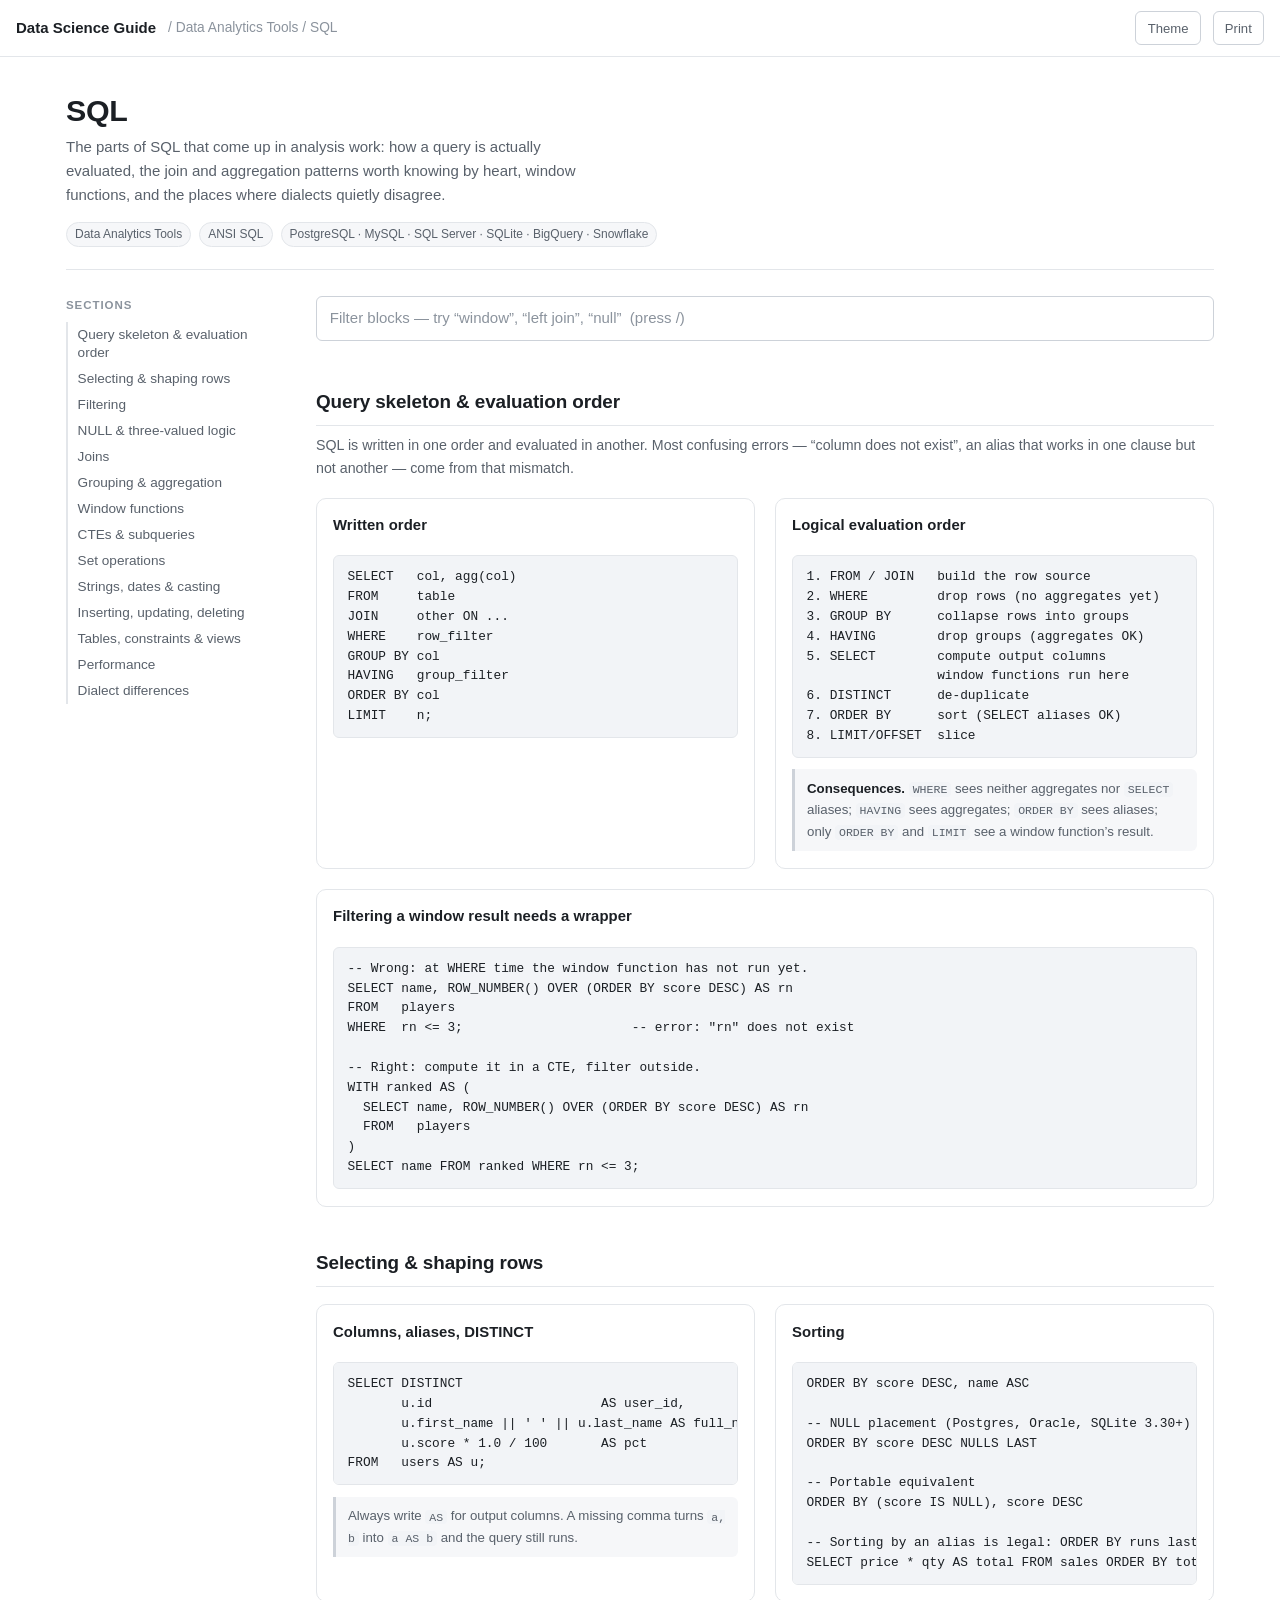
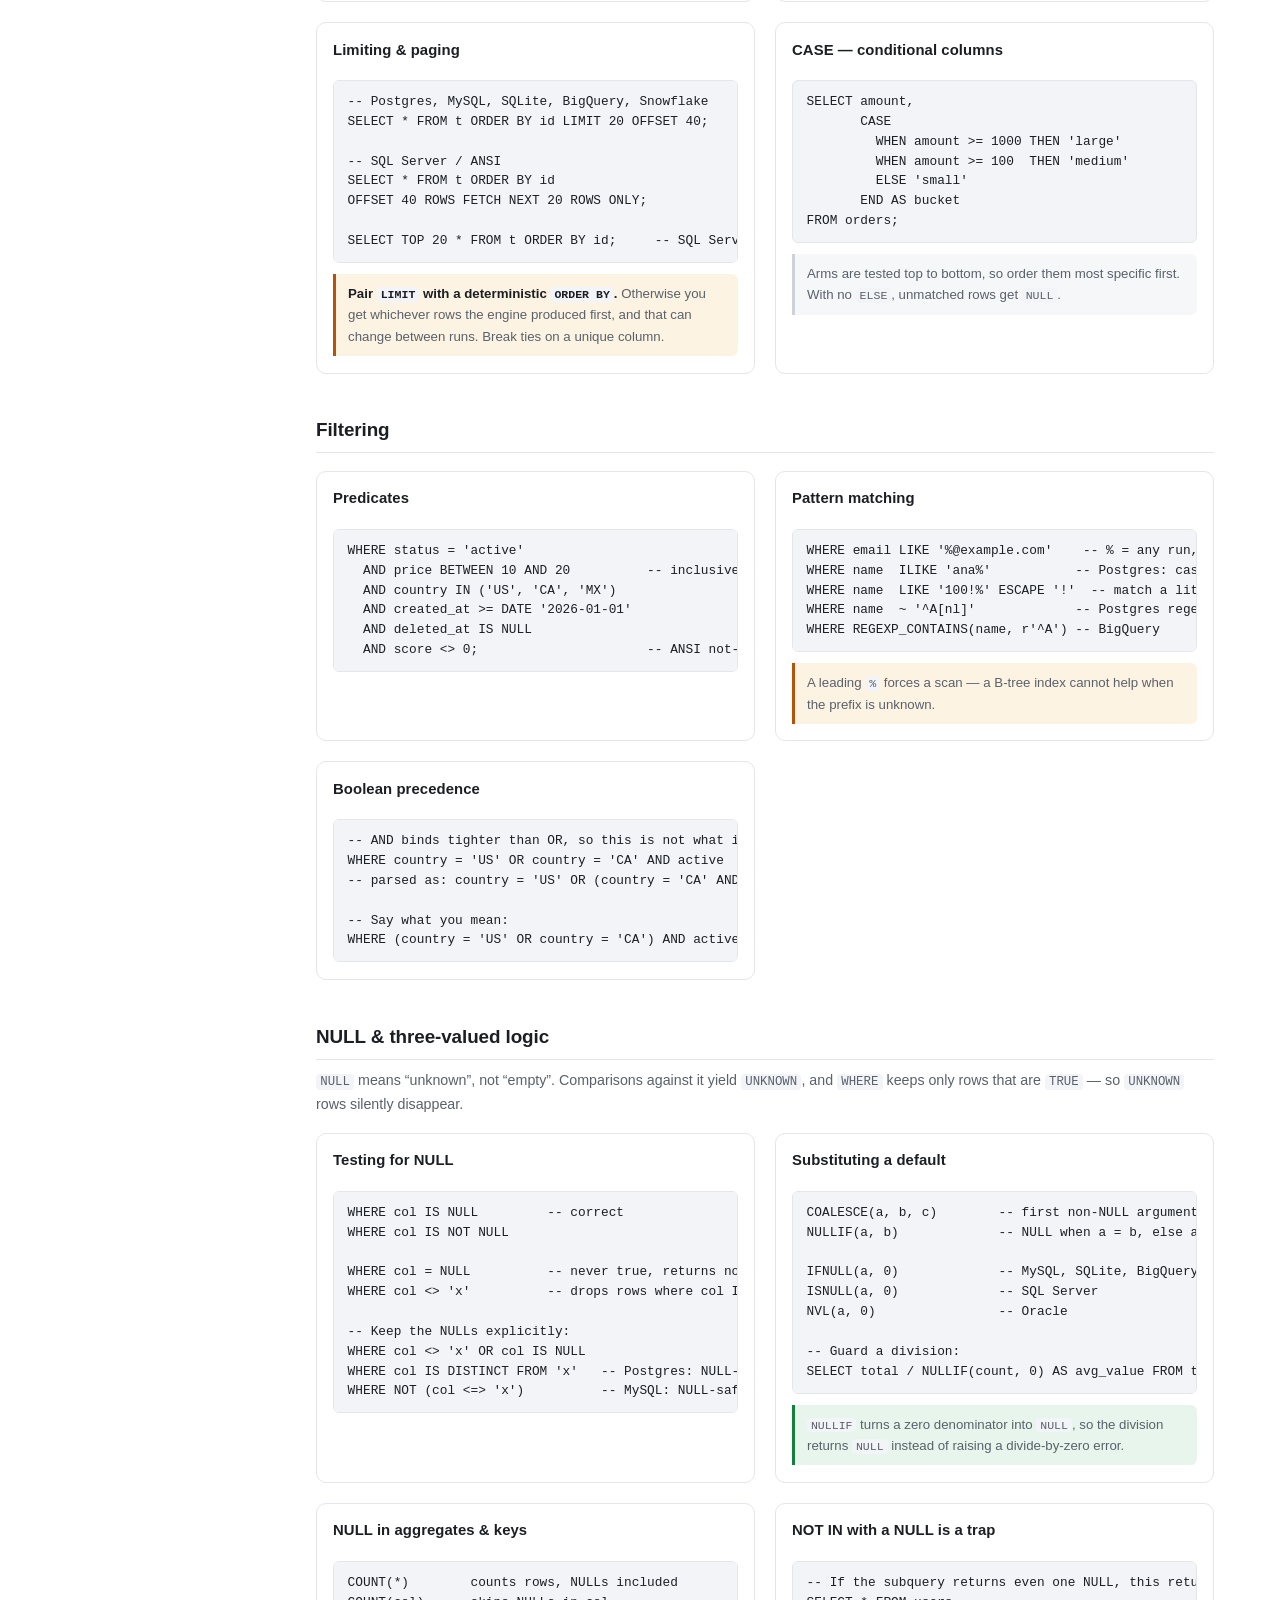
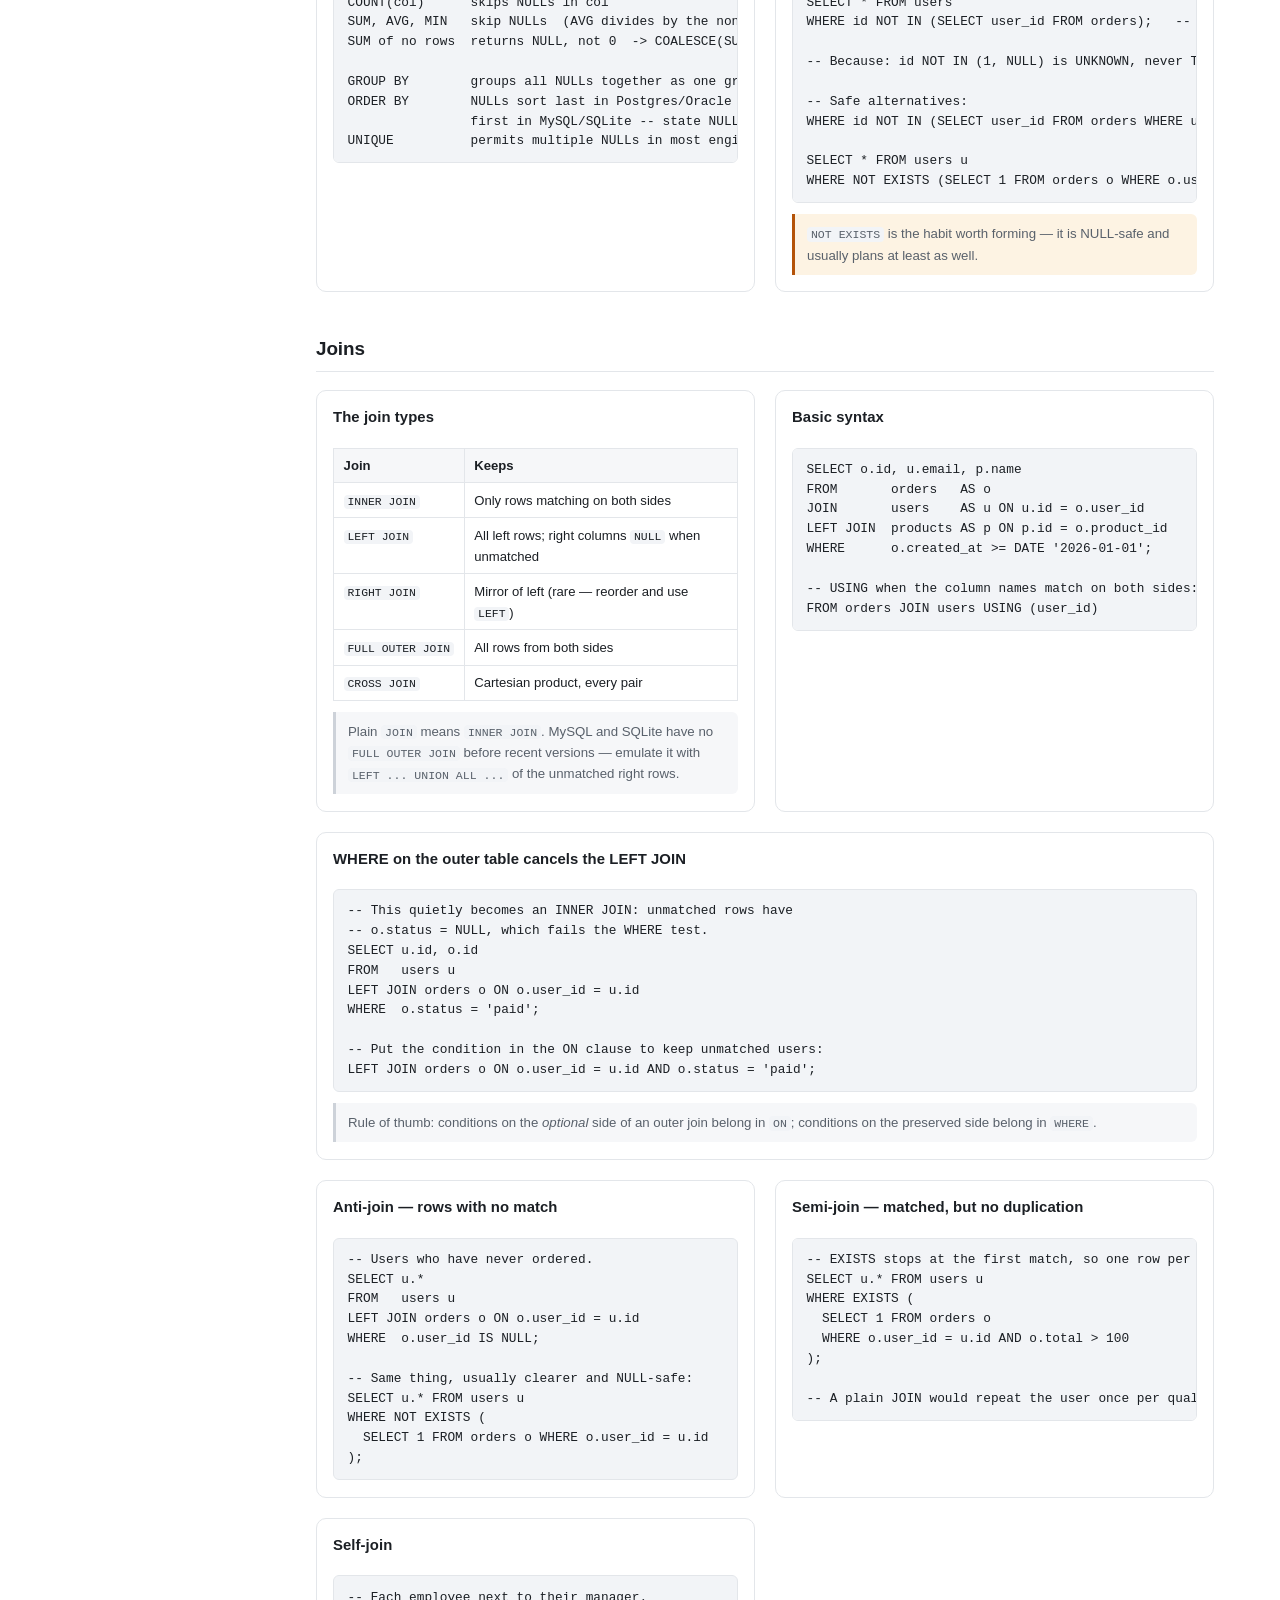
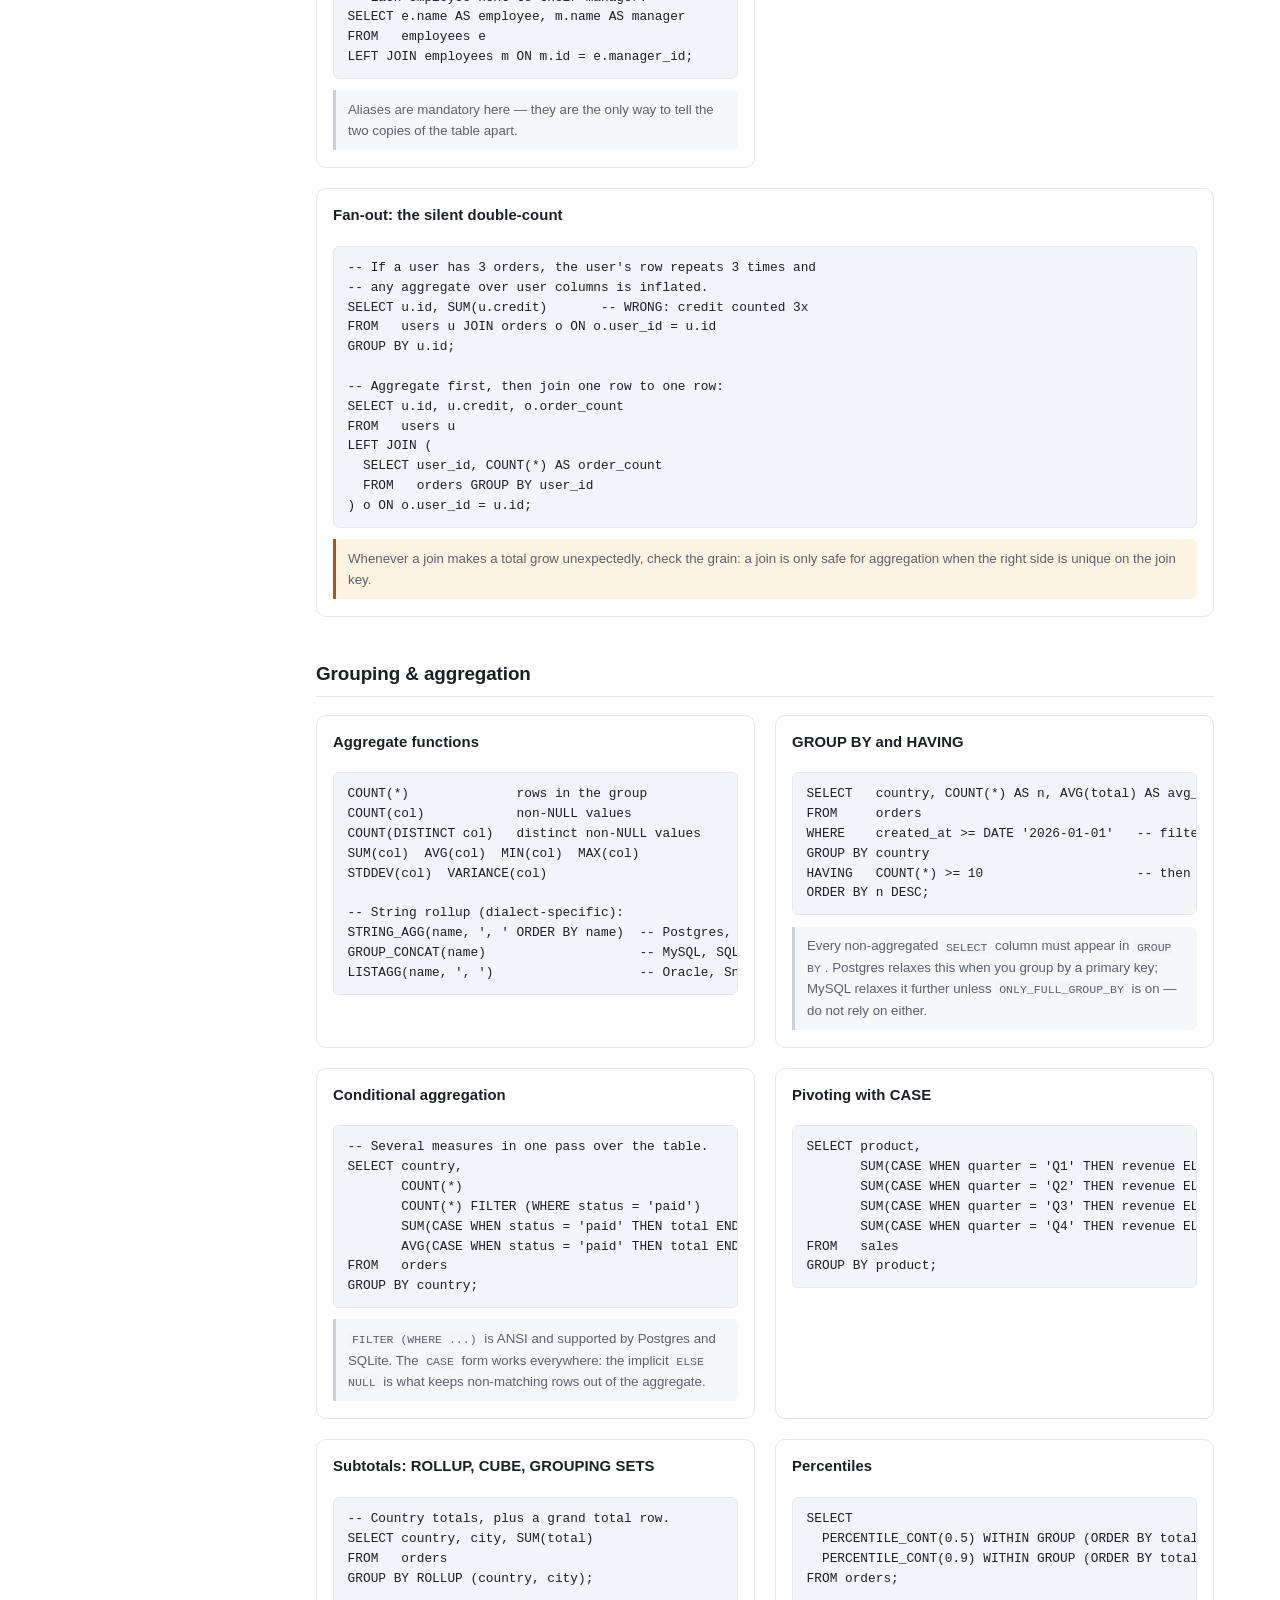
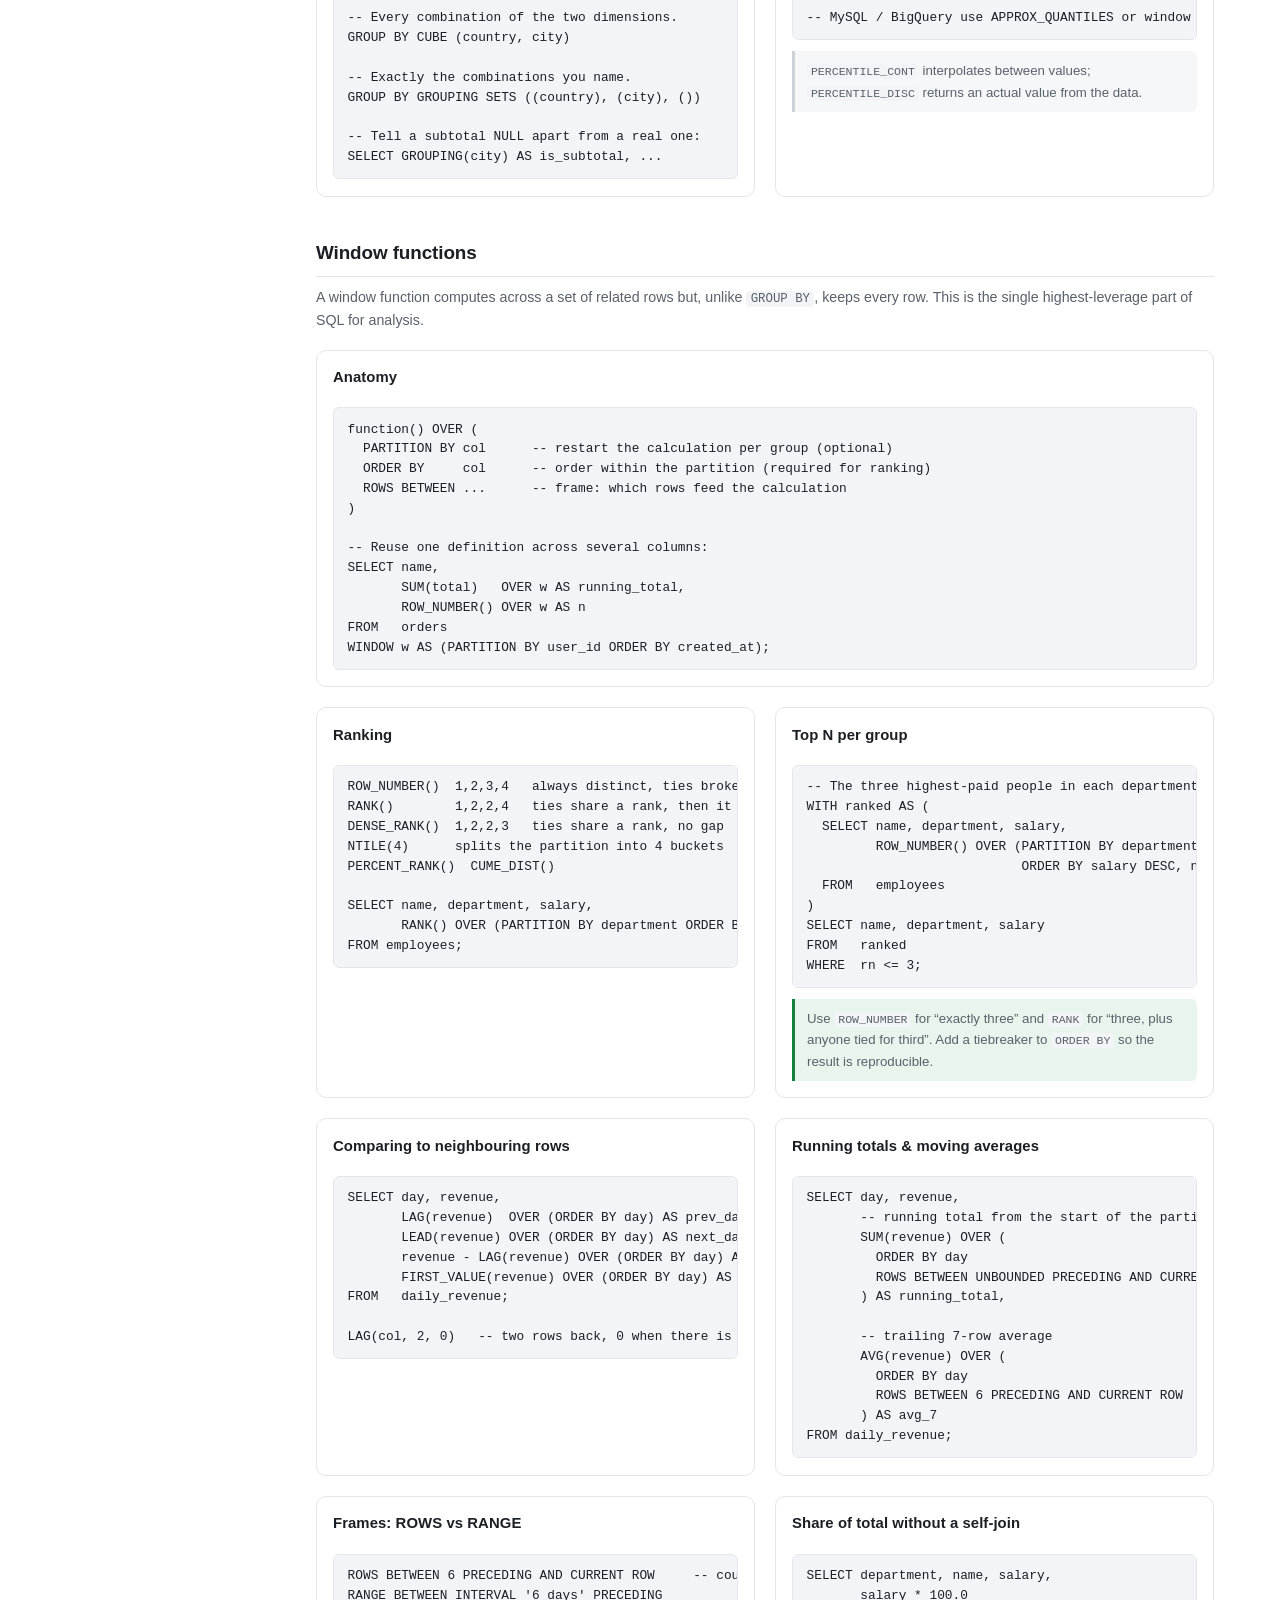
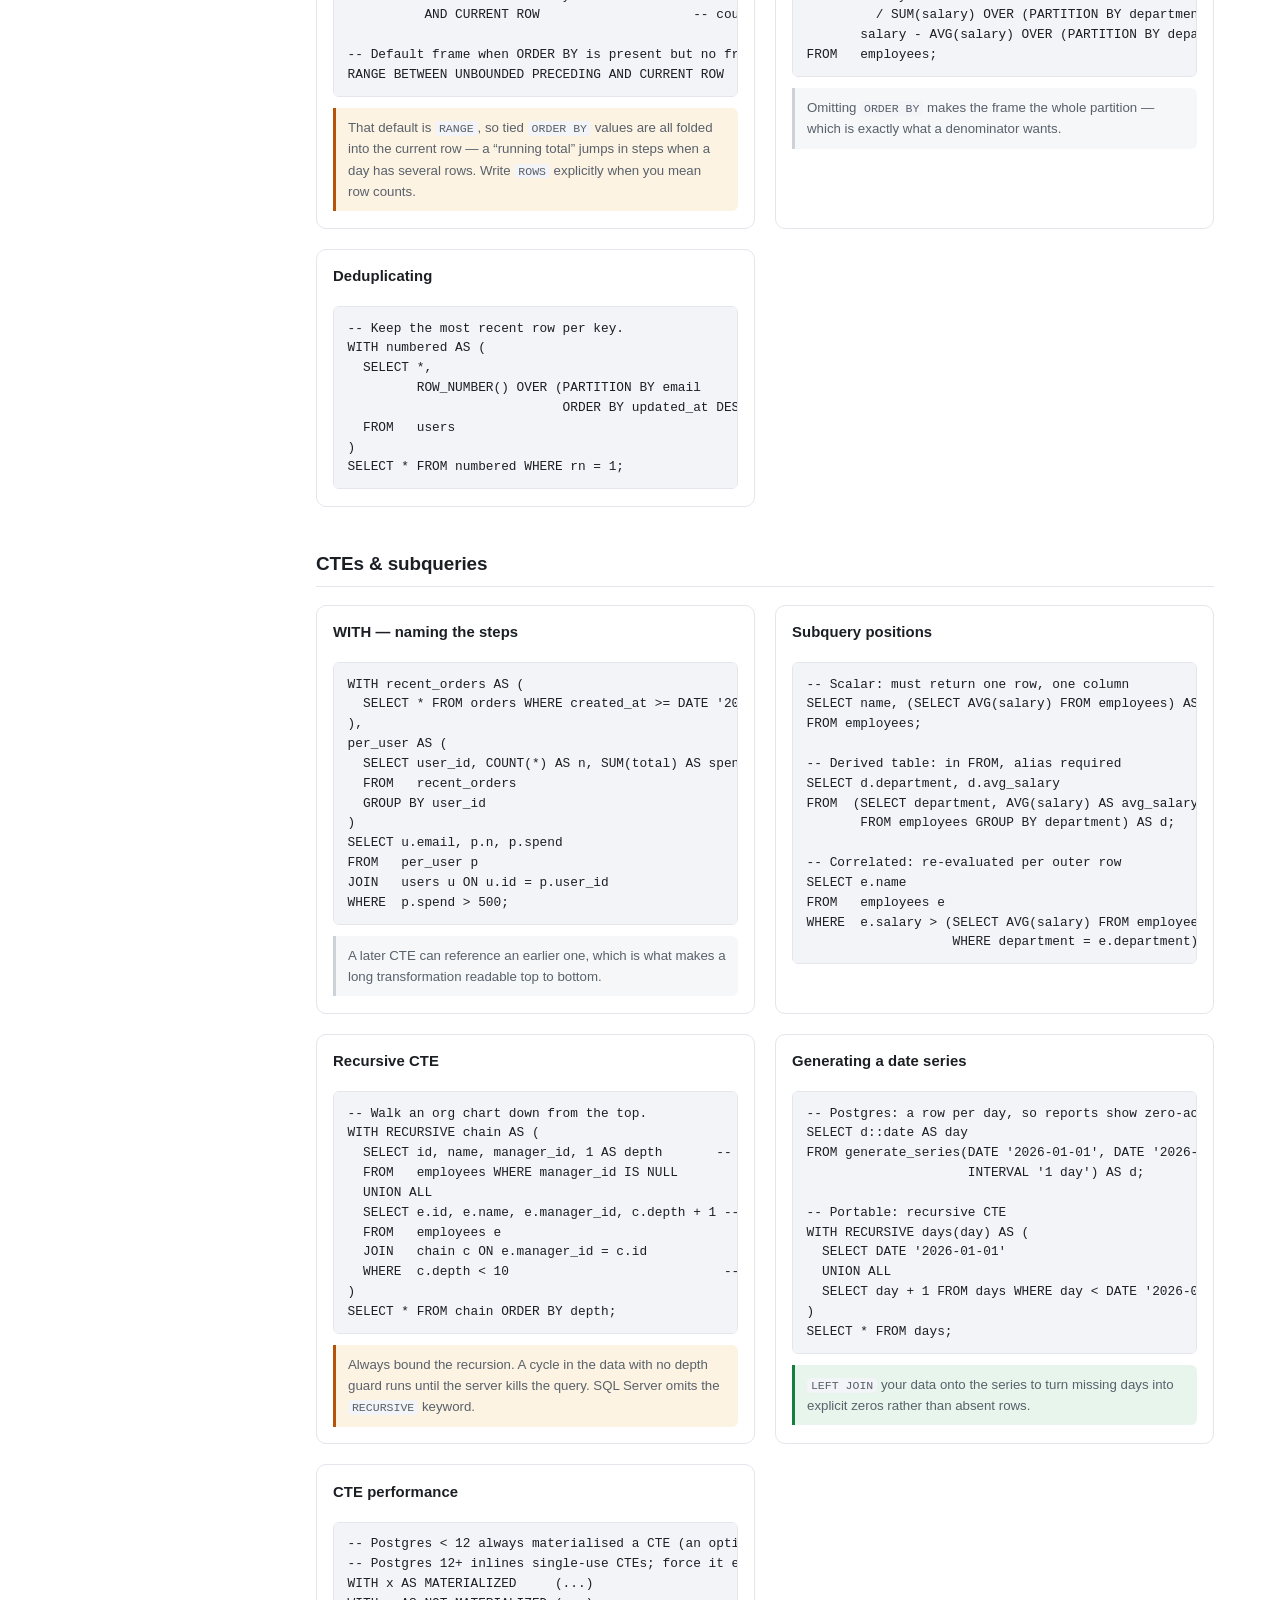
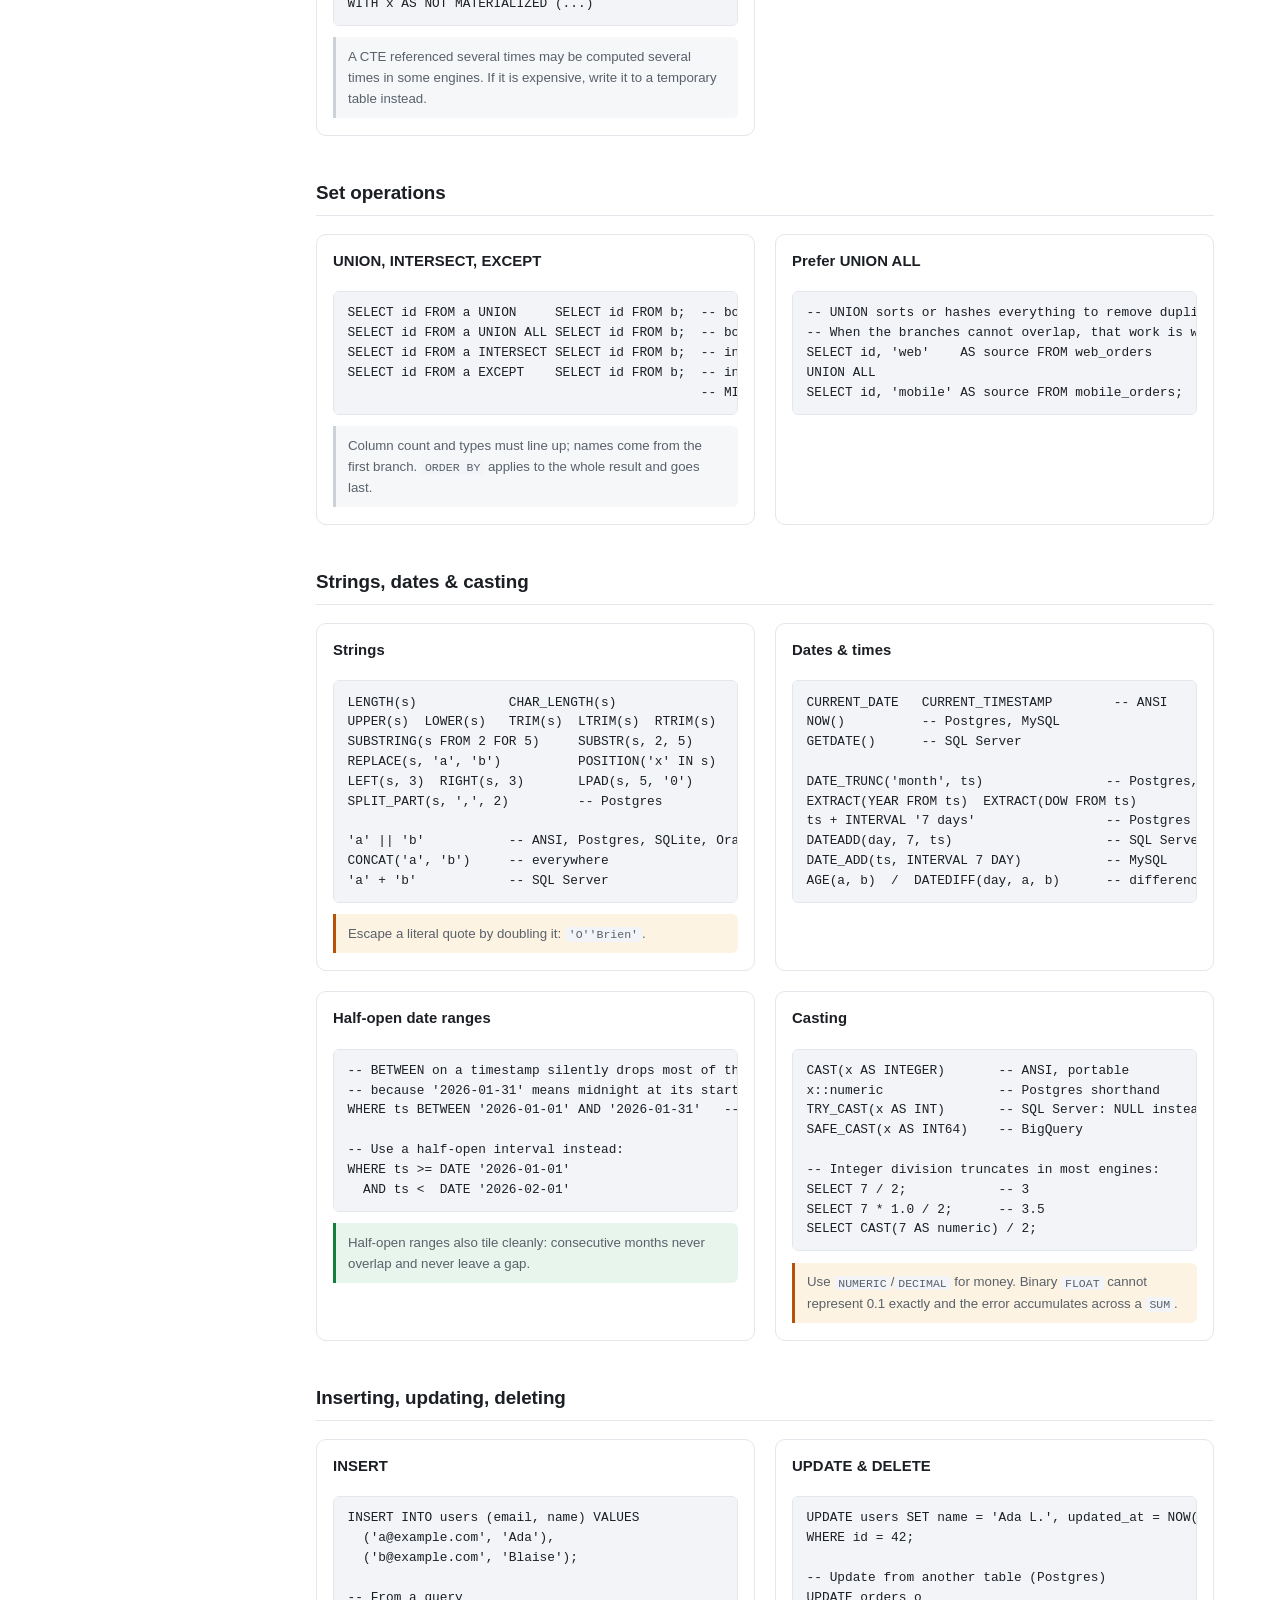
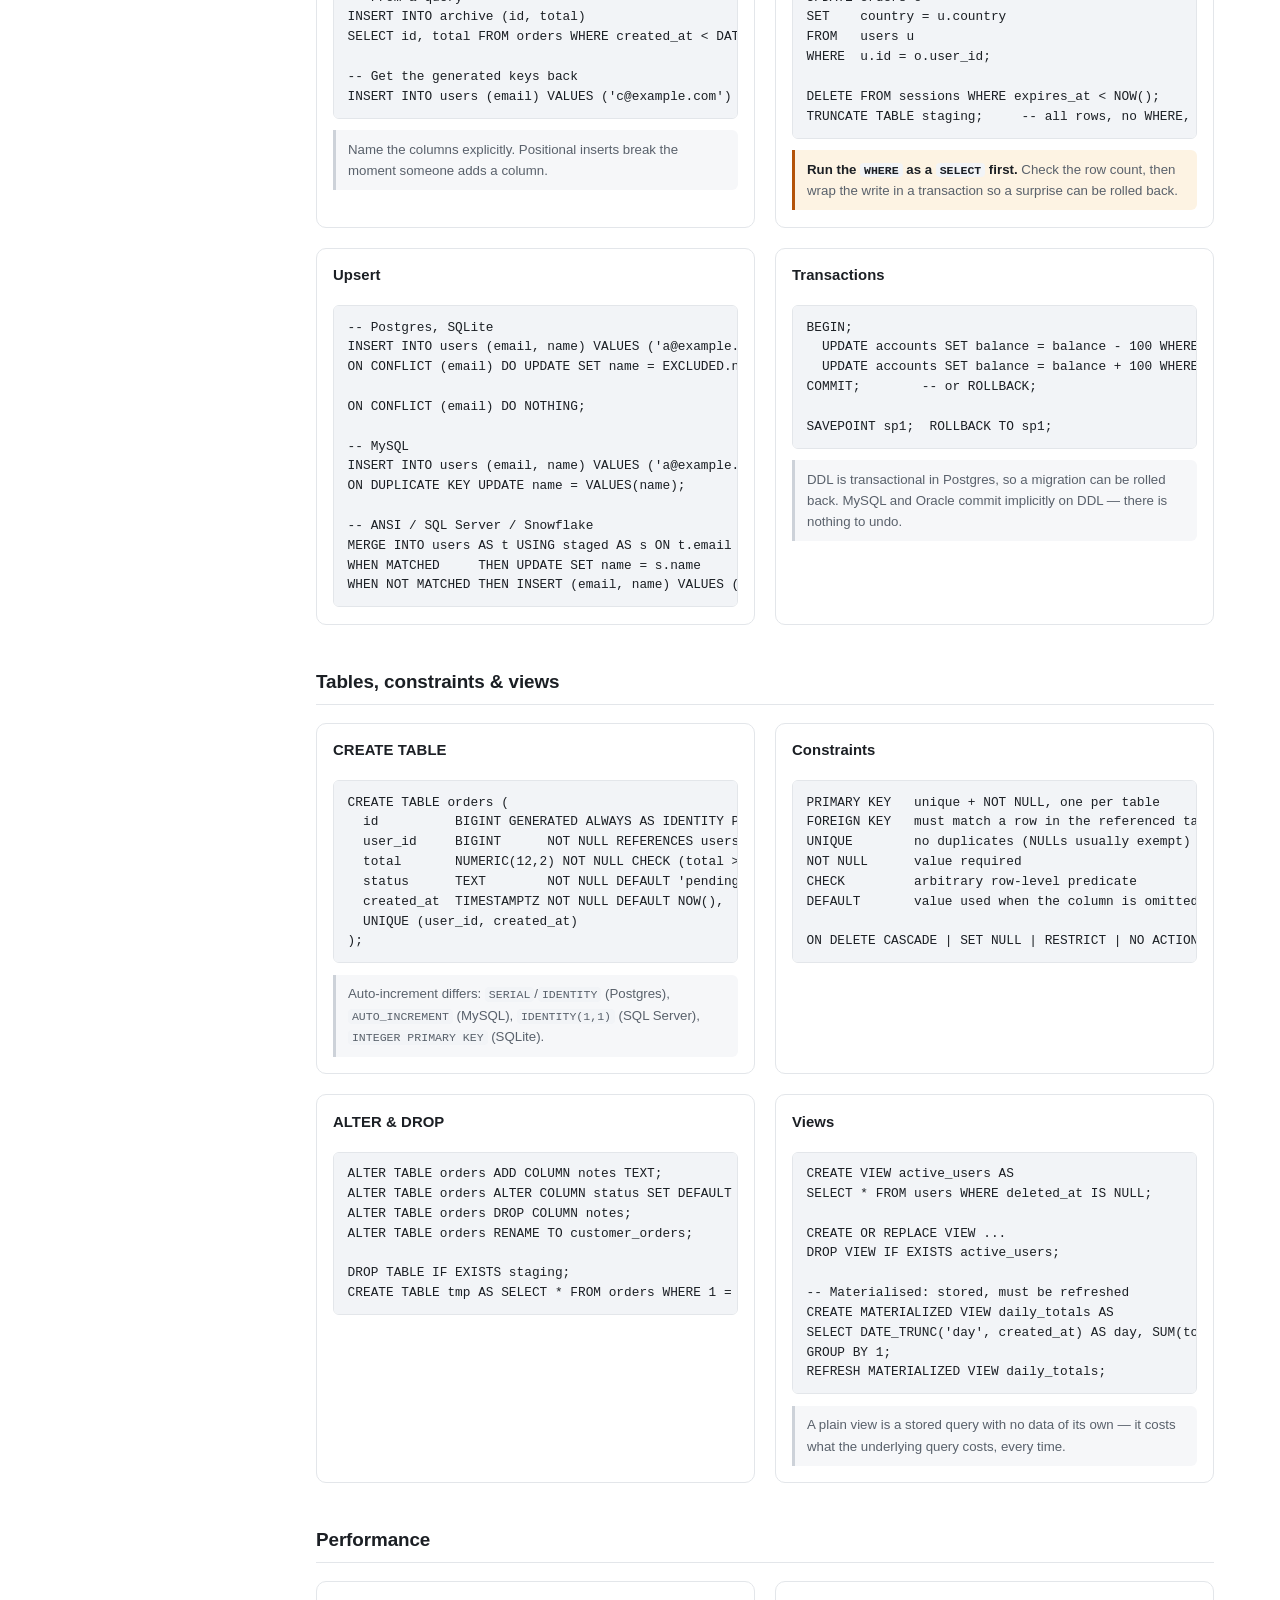
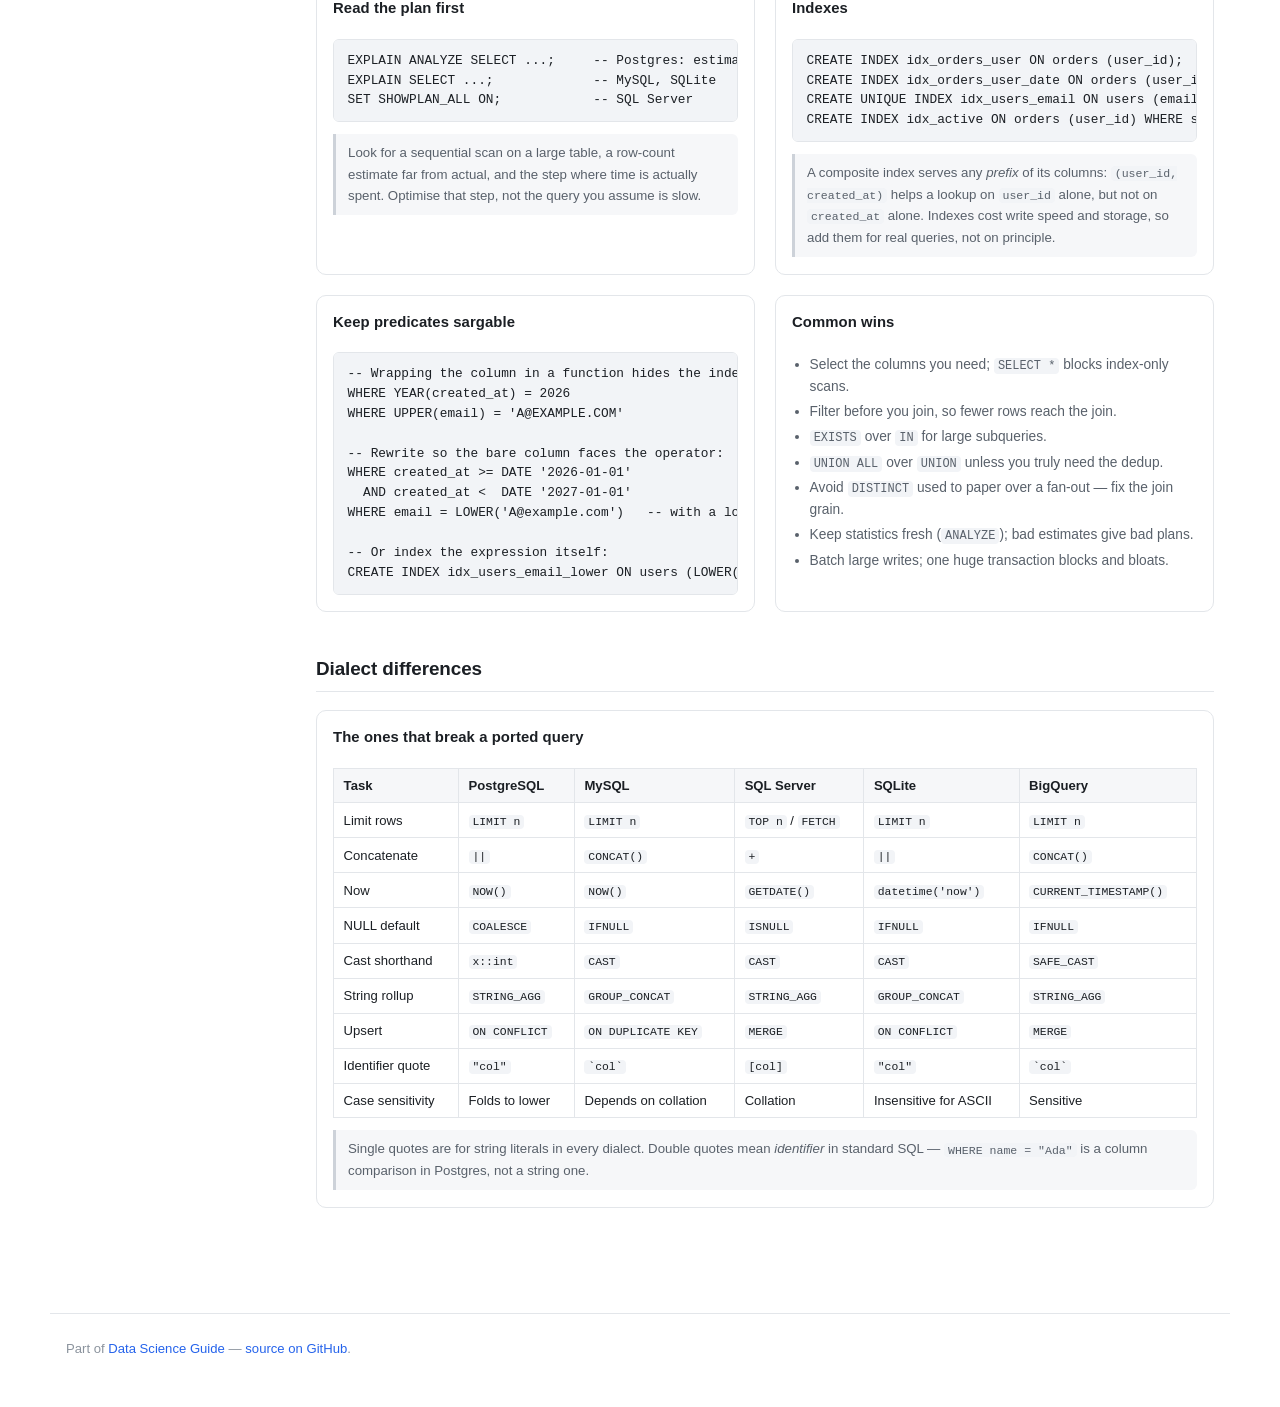
<file: data-analytics-tools/sql.html>
<!DOCTYPE html>
<html lang="en">
<head>
<meta charset="utf-8">
<meta name="viewport" content="width=device-width, initial-scale=1">
<title>SQL — Data Science Guide</title>
<meta name="description" content="Query evaluation order, joins, aggregation, window functions, CTEs, DML/DDL, and the dialect differences that bite.">
<link rel="icon" href="data:image/svg+xml,<svg xmlns='http://www.w3.org/2000/svg' viewBox='0 0 16 16'><text y='13' font-size='14'>&#128202;</text></svg>">
<link rel="stylesheet" href="../assets/css/base.css">
<link rel="stylesheet" href="../assets/css/sheet.css">
<script src="../assets/js/theme.js"></script>
</head>
<body>

<header class="topbar">
  <a class="topbar__home" href="../">Data Science Guide</a>
  <span class="topbar__crumb">/ Data Analytics Tools / SQL</span>
  <span class="topbar__spacer"></span>
  <button class="btn" type="button" data-theme-toggle>Theme</button>
  <button class="btn" type="button" onclick="window.print()">Print</button>
</header>

<main class="wrap">

  <div class="intro">
    <h1>SQL</h1>
    <p>
      The parts of SQL that come up in analysis work: how a query is actually evaluated,
      the join and aggregation patterns worth knowing by heart, window functions, and the
      places where dialects quietly disagree.
    </p>
    <div class="meta">
      <span class="tag">Data Analytics Tools</span>
      <span class="tag">ANSI SQL</span>
      <span class="tag">PostgreSQL &middot; MySQL &middot; SQL Server &middot; SQLite &middot; BigQuery &middot; Snowflake</span>
    </div>
  </div>

  <div class="sheet">

    <nav class="toc" aria-label="Sections">
      <p class="toc__label">Sections</p>
      <div class="toc__list" data-toc></div>
    </nav>

    <div>

      <div class="search no-print">
        <input type="search" data-search aria-label="Filter cheat sheet blocks"
               placeholder="Filter blocks &mdash; try &ldquo;window&rdquo;, &ldquo;left join&rdquo;, &ldquo;null&rdquo;  (press /)">
        <div class="search__count" data-search-count aria-live="polite"></div>
      </div>

      <p class="empty is-hidden" data-empty>Nothing matches that filter.</p>

      <!-- =============================================================== -->
      <section class="section" id="order">
        <h2>Query skeleton &amp; evaluation order</h2>
        <p class="section__note">
          SQL is written in one order and evaluated in another. Most confusing errors
          &mdash; &ldquo;column does not exist&rdquo;, an alias that works in one clause but not
          another &mdash; come from that mismatch.
        </p>

        <div class="cards">

          <div class="card">
            <h3>Written order</h3>
            <div class="code"><pre>SELECT   col, agg(col)
FROM     table
JOIN     other ON ...
WHERE    row_filter
GROUP BY col
HAVING   group_filter
ORDER BY col
LIMIT    n;</pre></div>
          </div>

          <div class="card">
            <h3>Logical evaluation order</h3>
            <div class="code"><pre>1. FROM / JOIN   build the row source
2. WHERE         drop rows (no aggregates yet)
3. GROUP BY      collapse rows into groups
4. HAVING        drop groups (aggregates OK)
5. SELECT        compute output columns
                 window functions run here
6. DISTINCT      de-duplicate
7. ORDER BY      sort (SELECT aliases OK)
8. LIMIT/OFFSET  slice</pre></div>
            <div class="note">
              <strong>Consequences.</strong> <code>WHERE</code> sees neither aggregates nor
              <code>SELECT</code> aliases; <code>HAVING</code> sees aggregates;
              <code>ORDER BY</code> sees aliases; only <code>ORDER BY</code> and
              <code>LIMIT</code> see a window function&rsquo;s result.
            </div>
          </div>

          <div class="card card--wide">
            <h3>Filtering a window result needs a wrapper</h3>
            <div class="code"><pre>-- Wrong: at WHERE time the window function has not run yet.
SELECT name, ROW_NUMBER() OVER (ORDER BY score DESC) AS rn
FROM   players
WHERE  rn &lt;= 3;                      -- error: "rn" does not exist

-- Right: compute it in a CTE, filter outside.
WITH ranked AS (
  SELECT name, ROW_NUMBER() OVER (ORDER BY score DESC) AS rn
  FROM   players
)
SELECT name FROM ranked WHERE rn &lt;= 3;</pre></div>
          </div>

        </div>
      </section>

      <!-- =============================================================== -->
      <section class="section" id="select">
        <h2>Selecting &amp; shaping rows</h2>

        <div class="cards">

          <div class="card">
            <h3>Columns, aliases, DISTINCT</h3>
            <div class="code"><pre>SELECT DISTINCT
       u.id                      AS user_id,
       u.first_name || ' ' || u.last_name AS full_name,
       u.score * 1.0 / 100       AS pct
FROM   users AS u;</pre></div>
            <div class="note">
              Always write <code>AS</code> for output columns. A missing comma turns
              <code>a, b</code> into <code>a AS b</code> and the query still runs.
            </div>
          </div>

          <div class="card">
            <h3>Sorting</h3>
            <div class="code"><pre>ORDER BY score DESC, name ASC

-- NULL placement (Postgres, Oracle, SQLite 3.30+)
ORDER BY score DESC NULLS LAST

-- Portable equivalent
ORDER BY (score IS NULL), score DESC

-- Sorting by an alias is legal: ORDER BY runs last
SELECT price * qty AS total FROM sales ORDER BY total DESC;</pre></div>
          </div>

          <div class="card">
            <h3>Limiting &amp; paging</h3>
            <div class="code"><pre>-- Postgres, MySQL, SQLite, BigQuery, Snowflake
SELECT * FROM t ORDER BY id LIMIT 20 OFFSET 40;

-- SQL Server / ANSI
SELECT * FROM t ORDER BY id
OFFSET 40 ROWS FETCH NEXT 20 ROWS ONLY;

SELECT TOP 20 * FROM t ORDER BY id;     -- SQL Server</pre></div>
            <div class="note note--warn">
              <strong>Pair <code>LIMIT</code> with a deterministic <code>ORDER BY</code>.</strong>
              Otherwise you get whichever rows the engine produced first, and that can
              change between runs. Break ties on a unique column.
            </div>
          </div>

          <div class="card">
            <h3>CASE &mdash; conditional columns</h3>
            <div class="code"><pre>SELECT amount,
       CASE
         WHEN amount &gt;= 1000 THEN 'large'
         WHEN amount &gt;= 100  THEN 'medium'
         ELSE 'small'
       END AS bucket
FROM orders;</pre></div>
            <div class="note">
              Arms are tested top to bottom, so order them most specific first.
              With no <code>ELSE</code>, unmatched rows get <code>NULL</code>.
            </div>
          </div>

        </div>
      </section>

      <!-- =============================================================== -->
      <section class="section" id="filter">
        <h2>Filtering</h2>

        <div class="cards">

          <div class="card">
            <h3>Predicates</h3>
            <div class="code"><pre>WHERE status = 'active'
  AND price BETWEEN 10 AND 20          -- inclusive at both ends
  AND country IN ('US', 'CA', 'MX')
  AND created_at &gt;= DATE '2026-01-01'
  AND deleted_at IS NULL
  AND score &lt;&gt; 0;                      -- ANSI not-equal (!= also works)</pre></div>
          </div>

          <div class="card">
            <h3>Pattern matching</h3>
            <div class="code"><pre>WHERE email LIKE '%@example.com'    -- % = any run, _ = one character
WHERE name  ILIKE 'ana%'           -- Postgres: case-insensitive
WHERE name  LIKE '100!%' ESCAPE '!'  -- match a literal percent sign
WHERE name  ~ '^A[nl]'             -- Postgres regex
WHERE REGEXP_CONTAINS(name, r'^A') -- BigQuery</pre></div>
            <div class="note note--warn">
              A leading <code>%</code> forces a scan &mdash; a B-tree index cannot help when
              the prefix is unknown.
            </div>
          </div>

          <div class="card">
            <h3>Boolean precedence</h3>
            <div class="code"><pre>-- AND binds tighter than OR, so this is not what it looks like:
WHERE country = 'US' OR country = 'CA' AND active
-- parsed as: country = 'US' OR (country = 'CA' AND active)

-- Say what you mean:
WHERE (country = 'US' OR country = 'CA') AND active</pre></div>
          </div>

        </div>
      </section>

      <!-- =============================================================== -->
      <section class="section" id="nulls">
        <h2>NULL &amp; three-valued logic</h2>
        <p class="section__note">
          <code>NULL</code> means &ldquo;unknown&rdquo;, not &ldquo;empty&rdquo;. Comparisons against it
          yield <code>UNKNOWN</code>, and <code>WHERE</code> keeps only rows that are
          <code>TRUE</code> &mdash; so <code>UNKNOWN</code> rows silently disappear.
        </p>

        <div class="cards">

          <div class="card">
            <h3>Testing for NULL</h3>
            <div class="code"><pre>WHERE col IS NULL         -- correct
WHERE col IS NOT NULL

WHERE col = NULL          -- never true, returns nothing
WHERE col &lt;&gt; 'x'          -- drops rows where col IS NULL

-- Keep the NULLs explicitly:
WHERE col &lt;&gt; 'x' OR col IS NULL
WHERE col IS DISTINCT FROM 'x'   -- Postgres: NULL-safe
WHERE NOT (col &lt;=&gt; 'x')          -- MySQL: NULL-safe equality</pre></div>
          </div>

          <div class="card">
            <h3>Substituting a default</h3>
            <div class="code"><pre>COALESCE(a, b, c)        -- first non-NULL argument (ANSI)
NULLIF(a, b)             -- NULL when a = b, else a

IFNULL(a, 0)             -- MySQL, SQLite, BigQuery
ISNULL(a, 0)             -- SQL Server
NVL(a, 0)                -- Oracle

-- Guard a division:
SELECT total / NULLIF(count, 0) AS avg_value FROM t;</pre></div>
            <div class="note note--ok">
              <code>NULLIF</code> turns a zero denominator into <code>NULL</code>, so the
              division returns <code>NULL</code> instead of raising a divide-by-zero error.
            </div>
          </div>

          <div class="card">
            <h3>NULL in aggregates &amp; keys</h3>
            <div class="code"><pre>COUNT(*)        counts rows, NULLs included
COUNT(col)      skips NULLs in col
SUM, AVG, MIN   skip NULLs  (AVG divides by the non-NULL count)
SUM of no rows  returns NULL, not 0  -&gt; COALESCE(SUM(x), 0)

GROUP BY        groups all NULLs together as one group
ORDER BY        NULLs sort last in Postgres/Oracle DESC-first rules,
                first in MySQL/SQLite -- state NULLS FIRST/LAST
UNIQUE          permits multiple NULLs in most engines</pre></div>
          </div>

          <div class="card">
            <h3>NOT IN with a NULL is a trap</h3>
            <div class="code"><pre>-- If the subquery returns even one NULL, this returns no rows at all:
SELECT * FROM users
WHERE id NOT IN (SELECT user_id FROM orders);   -- user_id nullable!

-- Because: id NOT IN (1, NULL) is UNKNOWN, never TRUE.

-- Safe alternatives:
WHERE id NOT IN (SELECT user_id FROM orders WHERE user_id IS NOT NULL)

SELECT * FROM users u
WHERE NOT EXISTS (SELECT 1 FROM orders o WHERE o.user_id = u.id);</pre></div>
            <div class="note note--warn">
              <code>NOT EXISTS</code> is the habit worth forming &mdash; it is NULL-safe and
              usually plans at least as well.
            </div>
          </div>

        </div>
      </section>

      <!-- =============================================================== -->
      <section class="section" id="joins">
        <h2>Joins</h2>

        <div class="cards">

          <div class="card">
            <h3>The join types</h3>
            <div class="tbl-scroll">
              <table class="tbl">
                <thead>
                  <tr><th>Join</th><th>Keeps</th></tr>
                </thead>
                <tbody>
                  <tr><td><code>INNER JOIN</code></td><td>Only rows matching on both sides</td></tr>
                  <tr><td><code>LEFT JOIN</code></td><td>All left rows; right columns <code>NULL</code> when unmatched</td></tr>
                  <tr><td><code>RIGHT JOIN</code></td><td>Mirror of left (rare &mdash; reorder and use <code>LEFT</code>)</td></tr>
                  <tr><td><code>FULL OUTER JOIN</code></td><td>All rows from both sides</td></tr>
                  <tr><td><code>CROSS JOIN</code></td><td>Cartesian product, every pair</td></tr>
                </tbody>
              </table>
            </div>
            <div class="note">
              Plain <code>JOIN</code> means <code>INNER JOIN</code>. MySQL and SQLite have no
              <code>FULL OUTER JOIN</code> before recent versions &mdash; emulate it with
              <code>LEFT ... UNION ALL ...</code> of the unmatched right rows.
            </div>
          </div>

          <div class="card">
            <h3>Basic syntax</h3>
            <div class="code"><pre>SELECT o.id, u.email, p.name
FROM       orders   AS o
JOIN       users    AS u ON u.id = o.user_id
LEFT JOIN  products AS p ON p.id = o.product_id
WHERE      o.created_at &gt;= DATE '2026-01-01';

-- USING when the column names match on both sides:
FROM orders JOIN users USING (user_id)</pre></div>
          </div>

          <div class="card card--wide">
            <h3>WHERE on the outer table cancels the LEFT JOIN</h3>
            <div class="code"><pre>-- This quietly becomes an INNER JOIN: unmatched rows have
-- o.status = NULL, which fails the WHERE test.
SELECT u.id, o.id
FROM   users u
LEFT JOIN orders o ON o.user_id = u.id
WHERE  o.status = 'paid';

-- Put the condition in the ON clause to keep unmatched users:
LEFT JOIN orders o ON o.user_id = u.id AND o.status = 'paid';</pre></div>
            <div class="note">
              Rule of thumb: conditions on the <em>optional</em> side of an outer join belong
              in <code>ON</code>; conditions on the preserved side belong in <code>WHERE</code>.
            </div>
          </div>

          <div class="card">
            <h3>Anti-join &mdash; rows with no match</h3>
            <div class="code"><pre>-- Users who have never ordered.
SELECT u.*
FROM   users u
LEFT JOIN orders o ON o.user_id = u.id
WHERE  o.user_id IS NULL;

-- Same thing, usually clearer and NULL-safe:
SELECT u.* FROM users u
WHERE NOT EXISTS (
  SELECT 1 FROM orders o WHERE o.user_id = u.id
);</pre></div>
          </div>

          <div class="card">
            <h3>Semi-join &mdash; matched, but no duplication</h3>
            <div class="code"><pre>-- EXISTS stops at the first match, so one row per user.
SELECT u.* FROM users u
WHERE EXISTS (
  SELECT 1 FROM orders o
  WHERE o.user_id = u.id AND o.total &gt; 100
);

-- A plain JOIN would repeat the user once per qualifying order.</pre></div>
          </div>

          <div class="card">
            <h3>Self-join</h3>
            <div class="code"><pre>-- Each employee next to their manager.
SELECT e.name AS employee, m.name AS manager
FROM   employees e
LEFT JOIN employees m ON m.id = e.manager_id;</pre></div>
            <div class="note">
              Aliases are mandatory here &mdash; they are the only way to tell the two copies
              of the table apart.
            </div>
          </div>

          <div class="card card--wide">
            <h3>Fan-out: the silent double-count</h3>
            <div class="code"><pre>-- If a user has 3 orders, the user's row repeats 3 times and
-- any aggregate over user columns is inflated.
SELECT u.id, SUM(u.credit)       -- WRONG: credit counted 3x
FROM   users u JOIN orders o ON o.user_id = u.id
GROUP BY u.id;

-- Aggregate first, then join one row to one row:
SELECT u.id, u.credit, o.order_count
FROM   users u
LEFT JOIN (
  SELECT user_id, COUNT(*) AS order_count
  FROM   orders GROUP BY user_id
) o ON o.user_id = u.id;</pre></div>
            <div class="note note--warn">
              Whenever a join makes a total grow unexpectedly, check the grain: a join is
              only safe for aggregation when the right side is unique on the join key.
            </div>
          </div>

        </div>
      </section>

      <!-- =============================================================== -->
      <section class="section" id="aggregate">
        <h2>Grouping &amp; aggregation</h2>

        <div class="cards">

          <div class="card">
            <h3>Aggregate functions</h3>
            <div class="code"><pre>COUNT(*)              rows in the group
COUNT(col)            non-NULL values
COUNT(DISTINCT col)   distinct non-NULL values
SUM(col)  AVG(col)  MIN(col)  MAX(col)
STDDEV(col)  VARIANCE(col)

-- String rollup (dialect-specific):
STRING_AGG(name, ', ' ORDER BY name)  -- Postgres, SQL Server, BigQuery
GROUP_CONCAT(name)                    -- MySQL, SQLite
LISTAGG(name, ', ')                   -- Oracle, Snowflake</pre></div>
          </div>

          <div class="card">
            <h3>GROUP BY and HAVING</h3>
            <div class="code"><pre>SELECT   country, COUNT(*) AS n, AVG(total) AS avg_total
FROM     orders
WHERE    created_at &gt;= DATE '2026-01-01'   -- filter rows first
GROUP BY country
HAVING   COUNT(*) &gt;= 10                    -- then filter groups
ORDER BY n DESC;</pre></div>
            <div class="note">
              Every non-aggregated <code>SELECT</code> column must appear in
              <code>GROUP BY</code>. Postgres relaxes this when you group by a primary key;
              MySQL relaxes it further unless <code>ONLY_FULL_GROUP_BY</code> is on &mdash;
              do not rely on either.
            </div>
          </div>

          <div class="card">
            <h3>Conditional aggregation</h3>
            <div class="code"><pre>-- Several measures in one pass over the table.
SELECT country,
       COUNT(*)                                        AS orders,
       COUNT(*) FILTER (WHERE status = 'paid')         AS paid,
       SUM(CASE WHEN status = 'paid' THEN total END)   AS paid_total,
       AVG(CASE WHEN status = 'paid' THEN total END)   AS paid_avg
FROM   orders
GROUP BY country;</pre></div>
            <div class="note">
              <code>FILTER (WHERE ...)</code> is ANSI and supported by Postgres and SQLite.
              The <code>CASE</code> form works everywhere: the implicit <code>ELSE NULL</code>
              is what keeps non-matching rows out of the aggregate.
            </div>
          </div>

          <div class="card">
            <h3>Pivoting with CASE</h3>
            <div class="code"><pre>SELECT product,
       SUM(CASE WHEN quarter = 'Q1' THEN revenue ELSE 0 END) AS q1,
       SUM(CASE WHEN quarter = 'Q2' THEN revenue ELSE 0 END) AS q2,
       SUM(CASE WHEN quarter = 'Q3' THEN revenue ELSE 0 END) AS q3,
       SUM(CASE WHEN quarter = 'Q4' THEN revenue ELSE 0 END) AS q4
FROM   sales
GROUP BY product;</pre></div>
          </div>

          <div class="card">
            <h3>Subtotals: ROLLUP, CUBE, GROUPING SETS</h3>
            <div class="code"><pre>-- Country totals, plus a grand total row.
SELECT country, city, SUM(total)
FROM   orders
GROUP BY ROLLUP (country, city);

-- Every combination of the two dimensions.
GROUP BY CUBE (country, city)

-- Exactly the combinations you name.
GROUP BY GROUPING SETS ((country), (city), ())

-- Tell a subtotal NULL apart from a real one:
SELECT GROUPING(city) AS is_subtotal, ...</pre></div>
          </div>

          <div class="card">
            <h3>Percentiles</h3>
            <div class="code"><pre>SELECT
  PERCENTILE_CONT(0.5) WITHIN GROUP (ORDER BY total) AS median,
  PERCENTILE_CONT(0.9) WITHIN GROUP (ORDER BY total) AS p90
FROM orders;

-- MySQL / BigQuery use APPROX_QUANTILES or window forms instead.</pre></div>
            <div class="note">
              <code>PERCENTILE_CONT</code> interpolates between values;
              <code>PERCENTILE_DISC</code> returns an actual value from the data.
            </div>
          </div>

        </div>
      </section>

      <!-- =============================================================== -->
      <section class="section" id="window">
        <h2>Window functions</h2>
        <p class="section__note">
          A window function computes across a set of related rows but, unlike
          <code>GROUP BY</code>, keeps every row. This is the single highest-leverage
          part of SQL for analysis.
        </p>

        <div class="cards">

          <div class="card card--wide">
            <h3>Anatomy</h3>
            <div class="code"><pre>function() OVER (
  PARTITION BY col      -- restart the calculation per group (optional)
  ORDER BY     col      -- order within the partition (required for ranking)
  ROWS BETWEEN ...      -- frame: which rows feed the calculation
)

-- Reuse one definition across several columns:
SELECT name,
       SUM(total)   OVER w AS running_total,
       ROW_NUMBER() OVER w AS n
FROM   orders
WINDOW w AS (PARTITION BY user_id ORDER BY created_at);</pre></div>
          </div>

          <div class="card">
            <h3>Ranking</h3>
            <div class="code"><pre>ROW_NUMBER()  1,2,3,4   always distinct, ties broken arbitrarily
RANK()        1,2,2,4   ties share a rank, then it skips
DENSE_RANK()  1,2,2,3   ties share a rank, no gap
NTILE(4)      splits the partition into 4 buckets
PERCENT_RANK()  CUME_DIST()

SELECT name, department, salary,
       RANK() OVER (PARTITION BY department ORDER BY salary DESC) AS r
FROM employees;</pre></div>
          </div>

          <div class="card">
            <h3>Top N per group</h3>
            <div class="code"><pre>-- The three highest-paid people in each department.
WITH ranked AS (
  SELECT name, department, salary,
         ROW_NUMBER() OVER (PARTITION BY department
                            ORDER BY salary DESC, name) AS rn
  FROM   employees
)
SELECT name, department, salary
FROM   ranked
WHERE  rn &lt;= 3;</pre></div>
            <div class="note note--ok">
              Use <code>ROW_NUMBER</code> for &ldquo;exactly three&rdquo; and <code>RANK</code>
              for &ldquo;three, plus anyone tied for third&rdquo;. Add a tiebreaker to
              <code>ORDER BY</code> so the result is reproducible.
            </div>
          </div>

          <div class="card">
            <h3>Comparing to neighbouring rows</h3>
            <div class="code"><pre>SELECT day, revenue,
       LAG(revenue)  OVER (ORDER BY day) AS prev_day,
       LEAD(revenue) OVER (ORDER BY day) AS next_day,
       revenue - LAG(revenue) OVER (ORDER BY day) AS change,
       FIRST_VALUE(revenue) OVER (ORDER BY day) AS first_day
FROM   daily_revenue;

LAG(col, 2, 0)   -- two rows back, 0 when there is none</pre></div>
          </div>

          <div class="card">
            <h3>Running totals &amp; moving averages</h3>
            <div class="code"><pre>SELECT day, revenue,
       -- running total from the start of the partition
       SUM(revenue) OVER (
         ORDER BY day
         ROWS BETWEEN UNBOUNDED PRECEDING AND CURRENT ROW
       ) AS running_total,

       -- trailing 7-row average
       AVG(revenue) OVER (
         ORDER BY day
         ROWS BETWEEN 6 PRECEDING AND CURRENT ROW
       ) AS avg_7
FROM daily_revenue;</pre></div>
          </div>

          <div class="card">
            <h3>Frames: ROWS vs RANGE</h3>
            <div class="code"><pre>ROWS BETWEEN 6 PRECEDING AND CURRENT ROW     -- counts rows
RANGE BETWEEN INTERVAL '6 days' PRECEDING
          AND CURRENT ROW                    -- counts values

-- Default frame when ORDER BY is present but no frame is given:
RANGE BETWEEN UNBOUNDED PRECEDING AND CURRENT ROW</pre></div>
            <div class="note note--warn">
              That default is <code>RANGE</code>, so tied <code>ORDER BY</code> values are
              all folded into the current row &mdash; a &ldquo;running total&rdquo; jumps in
              steps when a day has several rows. Write <code>ROWS</code> explicitly when you
              mean row counts.
            </div>
          </div>

          <div class="card">
            <h3>Share of total without a self-join</h3>
            <div class="code"><pre>SELECT department, name, salary,
       salary * 100.0
         / SUM(salary) OVER (PARTITION BY department) AS pct_of_dept,
       salary - AVG(salary) OVER (PARTITION BY department) AS vs_dept_avg
FROM   employees;</pre></div>
            <div class="note">
              Omitting <code>ORDER BY</code> makes the frame the whole partition &mdash;
              which is exactly what a denominator wants.
            </div>
          </div>

          <div class="card">
            <h3>Deduplicating</h3>
            <div class="code"><pre>-- Keep the most recent row per key.
WITH numbered AS (
  SELECT *,
         ROW_NUMBER() OVER (PARTITION BY email
                            ORDER BY updated_at DESC) AS rn
  FROM   users
)
SELECT * FROM numbered WHERE rn = 1;</pre></div>
          </div>

        </div>
      </section>

      <!-- =============================================================== -->
      <section class="section" id="cte">
        <h2>CTEs &amp; subqueries</h2>

        <div class="cards">

          <div class="card">
            <h3>WITH &mdash; naming the steps</h3>
            <div class="code"><pre>WITH recent_orders AS (
  SELECT * FROM orders WHERE created_at &gt;= DATE '2026-01-01'
),
per_user AS (
  SELECT user_id, COUNT(*) AS n, SUM(total) AS spend
  FROM   recent_orders
  GROUP BY user_id
)
SELECT u.email, p.n, p.spend
FROM   per_user p
JOIN   users u ON u.id = p.user_id
WHERE  p.spend &gt; 500;</pre></div>
            <div class="note">
              A later CTE can reference an earlier one, which is what makes a long
              transformation readable top to bottom.
            </div>
          </div>

          <div class="card">
            <h3>Subquery positions</h3>
            <div class="code"><pre>-- Scalar: must return one row, one column
SELECT name, (SELECT AVG(salary) FROM employees) AS company_avg
FROM employees;

-- Derived table: in FROM, alias required
SELECT d.department, d.avg_salary
FROM  (SELECT department, AVG(salary) AS avg_salary
       FROM employees GROUP BY department) AS d;

-- Correlated: re-evaluated per outer row
SELECT e.name
FROM   employees e
WHERE  e.salary &gt; (SELECT AVG(salary) FROM employees
                   WHERE department = e.department);</pre></div>
          </div>

          <div class="card">
            <h3>Recursive CTE</h3>
            <div class="code"><pre>-- Walk an org chart down from the top.
WITH RECURSIVE chain AS (
  SELECT id, name, manager_id, 1 AS depth       -- anchor
  FROM   employees WHERE manager_id IS NULL
  UNION ALL
  SELECT e.id, e.name, e.manager_id, c.depth + 1 -- recursive step
  FROM   employees e
  JOIN   chain c ON e.manager_id = c.id
  WHERE  c.depth &lt; 10                            -- guard
)
SELECT * FROM chain ORDER BY depth;</pre></div>
            <div class="note note--warn">
              Always bound the recursion. A cycle in the data with no depth guard runs
              until the server kills the query. SQL Server omits the
              <code>RECURSIVE</code> keyword.
            </div>
          </div>

          <div class="card">
            <h3>Generating a date series</h3>
            <div class="code"><pre>-- Postgres: a row per day, so reports show zero-activity days.
SELECT d::date AS day
FROM generate_series(DATE '2026-01-01', DATE '2026-01-31',
                     INTERVAL '1 day') AS d;

-- Portable: recursive CTE
WITH RECURSIVE days(day) AS (
  SELECT DATE '2026-01-01'
  UNION ALL
  SELECT day + 1 FROM days WHERE day &lt; DATE '2026-01-31'
)
SELECT * FROM days;</pre></div>
            <div class="note note--ok">
              <code>LEFT JOIN</code> your data onto the series to turn missing days into
              explicit zeros rather than absent rows.
            </div>
          </div>

          <div class="card">
            <h3>CTE performance</h3>
            <div class="code"><pre>-- Postgres &lt; 12 always materialised a CTE (an optimisation fence).
-- Postgres 12+ inlines single-use CTEs; force it either way:
WITH x AS MATERIALIZED     (...)
WITH x AS NOT MATERIALIZED (...)</pre></div>
            <div class="note">
              A CTE referenced several times may be computed several times in some engines.
              If it is expensive, write it to a temporary table instead.
            </div>
          </div>

        </div>
      </section>

      <!-- =============================================================== -->
      <section class="section" id="sets">
        <h2>Set operations</h2>

        <div class="cards">

          <div class="card">
            <h3>UNION, INTERSECT, EXCEPT</h3>
            <div class="code"><pre>SELECT id FROM a UNION     SELECT id FROM b;  -- both, de-duplicated
SELECT id FROM a UNION ALL SELECT id FROM b;  -- both, duplicates kept
SELECT id FROM a INTERSECT SELECT id FROM b;  -- in both
SELECT id FROM a EXCEPT    SELECT id FROM b;  -- in a, not in b
                                              -- MINUS in Oracle</pre></div>
            <div class="note">
              Column count and types must line up; names come from the first branch.
              <code>ORDER BY</code> applies to the whole result and goes last.
            </div>
          </div>

          <div class="card">
            <h3>Prefer UNION ALL</h3>
            <div class="code"><pre>-- UNION sorts or hashes everything to remove duplicates.
-- When the branches cannot overlap, that work is wasted:
SELECT id, 'web'    AS source FROM web_orders
UNION ALL
SELECT id, 'mobile' AS source FROM mobile_orders;</pre></div>
          </div>

        </div>
      </section>

      <!-- =============================================================== -->
      <section class="section" id="scalar">
        <h2>Strings, dates &amp; casting</h2>

        <div class="cards">

          <div class="card">
            <h3>Strings</h3>
            <div class="code"><pre>LENGTH(s)            CHAR_LENGTH(s)
UPPER(s)  LOWER(s)   TRIM(s)  LTRIM(s)  RTRIM(s)
SUBSTRING(s FROM 2 FOR 5)     SUBSTR(s, 2, 5)
REPLACE(s, 'a', 'b')          POSITION('x' IN s)
LEFT(s, 3)  RIGHT(s, 3)       LPAD(s, 5, '0')
SPLIT_PART(s, ',', 2)         -- Postgres

'a' || 'b'           -- ANSI, Postgres, SQLite, Oracle
CONCAT('a', 'b')     -- everywhere
'a' + 'b'            -- SQL Server</pre></div>
            <div class="note note--warn">
              Escape a literal quote by doubling it: <code>'O''Brien'</code>.
            </div>
          </div>

          <div class="card">
            <h3>Dates &amp; times</h3>
            <div class="code"><pre>CURRENT_DATE   CURRENT_TIMESTAMP        -- ANSI
NOW()          -- Postgres, MySQL
GETDATE()      -- SQL Server

DATE_TRUNC('month', ts)                -- Postgres, Snowflake, BigQuery
EXTRACT(YEAR FROM ts)  EXTRACT(DOW FROM ts)
ts + INTERVAL '7 days'                 -- Postgres
DATEADD(day, 7, ts)                    -- SQL Server
DATE_ADD(ts, INTERVAL 7 DAY)           -- MySQL
AGE(a, b)  /  DATEDIFF(day, a, b)      -- differences</pre></div>
          </div>

          <div class="card">
            <h3>Half-open date ranges</h3>
            <div class="code"><pre>-- BETWEEN on a timestamp silently drops most of the last day,
-- because '2026-01-31' means midnight at its start.
WHERE ts BETWEEN '2026-01-01' AND '2026-01-31'   -- misses 00:00:01+

-- Use a half-open interval instead:
WHERE ts &gt;= DATE '2026-01-01'
  AND ts &lt;  DATE '2026-02-01'</pre></div>
            <div class="note note--ok">
              Half-open ranges also tile cleanly: consecutive months never overlap and
              never leave a gap.
            </div>
          </div>

          <div class="card">
            <h3>Casting</h3>
            <div class="code"><pre>CAST(x AS INTEGER)       -- ANSI, portable
x::numeric               -- Postgres shorthand
TRY_CAST(x AS INT)       -- SQL Server: NULL instead of an error
SAFE_CAST(x AS INT64)    -- BigQuery

-- Integer division truncates in most engines:
SELECT 7 / 2;            -- 3
SELECT 7 * 1.0 / 2;      -- 3.5
SELECT CAST(7 AS numeric) / 2;</pre></div>
            <div class="note note--warn">
              Use <code>NUMERIC</code>/<code>DECIMAL</code> for money. Binary
              <code>FLOAT</code> cannot represent 0.1 exactly and the error accumulates
              across a <code>SUM</code>.
            </div>
          </div>

        </div>
      </section>

      <!-- =============================================================== -->
      <section class="section" id="dml">
        <h2>Inserting, updating, deleting</h2>

        <div class="cards">

          <div class="card">
            <h3>INSERT</h3>
            <div class="code"><pre>INSERT INTO users (email, name) VALUES
  ('a@example.com', 'Ada'),
  ('b@example.com', 'Blaise');

-- From a query
INSERT INTO archive (id, total)
SELECT id, total FROM orders WHERE created_at &lt; DATE '2025-01-01';

-- Get the generated keys back
INSERT INTO users (email) VALUES ('c@example.com') RETURNING id;</pre></div>
            <div class="note">
              Name the columns explicitly. Positional inserts break the moment someone adds
              a column.
            </div>
          </div>

          <div class="card">
            <h3>UPDATE &amp; DELETE</h3>
            <div class="code"><pre>UPDATE users SET name = 'Ada L.', updated_at = NOW()
WHERE id = 42;

-- Update from another table (Postgres)
UPDATE orders o
SET    country = u.country
FROM   users u
WHERE  u.id = o.user_id;

DELETE FROM sessions WHERE expires_at &lt; NOW();
TRUNCATE TABLE staging;     -- all rows, no WHERE, minimal logging</pre></div>
            <div class="note note--warn">
              <strong>Run the <code>WHERE</code> as a <code>SELECT</code> first.</strong>
              Check the row count, then wrap the write in a transaction so a surprise can
              be rolled back.
            </div>
          </div>

          <div class="card">
            <h3>Upsert</h3>
            <div class="code"><pre>-- Postgres, SQLite
INSERT INTO users (email, name) VALUES ('a@example.com', 'Ada')
ON CONFLICT (email) DO UPDATE SET name = EXCLUDED.name;

ON CONFLICT (email) DO NOTHING;

-- MySQL
INSERT INTO users (email, name) VALUES ('a@example.com', 'Ada')
ON DUPLICATE KEY UPDATE name = VALUES(name);

-- ANSI / SQL Server / Snowflake
MERGE INTO users AS t USING staged AS s ON t.email = s.email
WHEN MATCHED     THEN UPDATE SET name = s.name
WHEN NOT MATCHED THEN INSERT (email, name) VALUES (s.email, s.name);</pre></div>
          </div>

          <div class="card">
            <h3>Transactions</h3>
            <div class="code"><pre>BEGIN;
  UPDATE accounts SET balance = balance - 100 WHERE id = 1;
  UPDATE accounts SET balance = balance + 100 WHERE id = 2;
COMMIT;        -- or ROLLBACK;

SAVEPOINT sp1;  ROLLBACK TO sp1;</pre></div>
            <div class="note">
              DDL is transactional in Postgres, so a migration can be rolled back.
              MySQL and Oracle commit implicitly on DDL &mdash; there is nothing to undo.
            </div>
          </div>

        </div>
      </section>

      <!-- =============================================================== -->
      <section class="section" id="ddl">
        <h2>Tables, constraints &amp; views</h2>

        <div class="cards">

          <div class="card">
            <h3>CREATE TABLE</h3>
            <div class="code"><pre>CREATE TABLE orders (
  id          BIGINT GENERATED ALWAYS AS IDENTITY PRIMARY KEY,
  user_id     BIGINT      NOT NULL REFERENCES users(id) ON DELETE CASCADE,
  total       NUMERIC(12,2) NOT NULL CHECK (total &gt;= 0),
  status      TEXT        NOT NULL DEFAULT 'pending',
  created_at  TIMESTAMPTZ NOT NULL DEFAULT NOW(),
  UNIQUE (user_id, created_at)
);</pre></div>
            <div class="note">
              Auto-increment differs: <code>SERIAL</code>/<code>IDENTITY</code> (Postgres),
              <code>AUTO_INCREMENT</code> (MySQL), <code>IDENTITY(1,1)</code> (SQL Server),
              <code>INTEGER PRIMARY KEY</code> (SQLite).
            </div>
          </div>

          <div class="card">
            <h3>Constraints</h3>
            <div class="code"><pre>PRIMARY KEY   unique + NOT NULL, one per table
FOREIGN KEY   must match a row in the referenced table
UNIQUE        no duplicates (NULLs usually exempt)
NOT NULL      value required
CHECK         arbitrary row-level predicate
DEFAULT       value used when the column is omitted

ON DELETE CASCADE | SET NULL | RESTRICT | NO ACTION</pre></div>
          </div>

          <div class="card">
            <h3>ALTER &amp; DROP</h3>
            <div class="code"><pre>ALTER TABLE orders ADD COLUMN notes TEXT;
ALTER TABLE orders ALTER COLUMN status SET DEFAULT 'new';
ALTER TABLE orders DROP COLUMN notes;
ALTER TABLE orders RENAME TO customer_orders;

DROP TABLE IF EXISTS staging;
CREATE TABLE tmp AS SELECT * FROM orders WHERE 1 = 0;  -- structure only</pre></div>
          </div>

          <div class="card">
            <h3>Views</h3>
            <div class="code"><pre>CREATE VIEW active_users AS
SELECT * FROM users WHERE deleted_at IS NULL;

CREATE OR REPLACE VIEW ...
DROP VIEW IF EXISTS active_users;

-- Materialised: stored, must be refreshed
CREATE MATERIALIZED VIEW daily_totals AS
SELECT DATE_TRUNC('day', created_at) AS day, SUM(total) FROM orders
GROUP BY 1;
REFRESH MATERIALIZED VIEW daily_totals;</pre></div>
            <div class="note">
              A plain view is a stored query with no data of its own &mdash; it costs what
              the underlying query costs, every time.
            </div>
          </div>

        </div>
      </section>

      <!-- =============================================================== -->
      <section class="section" id="perf">
        <h2>Performance</h2>

        <div class="cards">

          <div class="card">
            <h3>Read the plan first</h3>
            <div class="code"><pre>EXPLAIN ANALYZE SELECT ...;     -- Postgres: estimates + real timings
EXPLAIN SELECT ...;             -- MySQL, SQLite
SET SHOWPLAN_ALL ON;            -- SQL Server</pre></div>
            <div class="note">
              Look for a sequential scan on a large table, a row-count estimate far from
              actual, and the step where time is actually spent. Optimise that step, not
              the query you assume is slow.
            </div>
          </div>

          <div class="card">
            <h3>Indexes</h3>
            <div class="code"><pre>CREATE INDEX idx_orders_user ON orders (user_id);
CREATE INDEX idx_orders_user_date ON orders (user_id, created_at);
CREATE UNIQUE INDEX idx_users_email ON users (email);
CREATE INDEX idx_active ON orders (user_id) WHERE status = 'active';</pre></div>
            <div class="note">
              A composite index serves any <em>prefix</em> of its columns:
              <code>(user_id, created_at)</code> helps a lookup on <code>user_id</code>
              alone, but not on <code>created_at</code> alone. Indexes cost write speed and
              storage, so add them for real queries, not on principle.
            </div>
          </div>

          <div class="card">
            <h3>Keep predicates sargable</h3>
            <div class="code"><pre>-- Wrapping the column in a function hides the index:
WHERE YEAR(created_at) = 2026
WHERE UPPER(email) = 'A@EXAMPLE.COM'

-- Rewrite so the bare column faces the operator:
WHERE created_at &gt;= DATE '2026-01-01'
  AND created_at &lt;  DATE '2027-01-01'
WHERE email = LOWER('A@example.com')   -- with a lowercase column

-- Or index the expression itself:
CREATE INDEX idx_users_email_lower ON users (LOWER(email));</pre></div>
          </div>

          <div class="card">
            <h3>Common wins</h3>
            <ul>
              <li>Select the columns you need; <code>SELECT *</code> blocks index-only scans.</li>
              <li>Filter before you join, so fewer rows reach the join.</li>
              <li><code>EXISTS</code> over <code>IN</code> for large subqueries.</li>
              <li><code>UNION ALL</code> over <code>UNION</code> unless you truly need the dedup.</li>
              <li>Avoid <code>DISTINCT</code> used to paper over a fan-out &mdash; fix the join grain.</li>
              <li>Keep statistics fresh (<code>ANALYZE</code>); bad estimates give bad plans.</li>
              <li>Batch large writes; one huge transaction blocks and bloats.</li>
            </ul>
          </div>

        </div>
      </section>

      <!-- =============================================================== -->
      <section class="section" id="dialects">
        <h2>Dialect differences</h2>

        <div class="cards">
          <div class="card card--wide">
            <h3>The ones that break a ported query</h3>
            <div class="tbl-scroll">
              <table class="tbl">
                <thead>
                  <tr>
                    <th>Task</th><th>PostgreSQL</th><th>MySQL</th>
                    <th>SQL Server</th><th>SQLite</th><th>BigQuery</th>
                  </tr>
                </thead>
                <tbody>
                  <tr>
                    <td>Limit rows</td><td><code>LIMIT n</code></td><td><code>LIMIT n</code></td>
                    <td><code>TOP n</code> / <code>FETCH</code></td><td><code>LIMIT n</code></td><td><code>LIMIT n</code></td>
                  </tr>
                  <tr>
                    <td>Concatenate</td><td><code>||</code></td><td><code>CONCAT()</code></td>
                    <td><code>+</code></td><td><code>||</code></td><td><code>CONCAT()</code></td>
                  </tr>
                  <tr>
                    <td>Now</td><td><code>NOW()</code></td><td><code>NOW()</code></td>
                    <td><code>GETDATE()</code></td><td><code>datetime('now')</code></td><td><code>CURRENT_TIMESTAMP()</code></td>
                  </tr>
                  <tr>
                    <td>NULL default</td><td><code>COALESCE</code></td><td><code>IFNULL</code></td>
                    <td><code>ISNULL</code></td><td><code>IFNULL</code></td><td><code>IFNULL</code></td>
                  </tr>
                  <tr>
                    <td>Cast shorthand</td><td><code>x::int</code></td><td><code>CAST</code></td>
                    <td><code>CAST</code></td><td><code>CAST</code></td><td><code>SAFE_CAST</code></td>
                  </tr>
                  <tr>
                    <td>String rollup</td><td><code>STRING_AGG</code></td><td><code>GROUP_CONCAT</code></td>
                    <td><code>STRING_AGG</code></td><td><code>GROUP_CONCAT</code></td><td><code>STRING_AGG</code></td>
                  </tr>
                  <tr>
                    <td>Upsert</td><td><code>ON CONFLICT</code></td><td><code>ON DUPLICATE KEY</code></td>
                    <td><code>MERGE</code></td><td><code>ON CONFLICT</code></td><td><code>MERGE</code></td>
                  </tr>
                  <tr>
                    <td>Identifier quote</td><td><code>"col"</code></td><td><code>`col`</code></td>
                    <td><code>[col]</code></td><td><code>"col"</code></td><td><code>`col`</code></td>
                  </tr>
                  <tr>
                    <td>Case sensitivity</td><td>Folds to lower</td><td>Depends on collation</td>
                    <td>Collation</td><td>Insensitive for ASCII</td><td>Sensitive</td>
                  </tr>
                </tbody>
              </table>
            </div>
            <div class="note">
              Single quotes are for string literals in every dialect. Double quotes mean
              <em>identifier</em> in standard SQL &mdash; <code>WHERE name = "Ada"</code> is a
              column comparison in Postgres, not a string one.
            </div>
          </div>
        </div>
      </section>

    </div>
  </div>
</main>

<footer class="foot">
  Part of <a href="../">Data Science Guide</a> &mdash;
  <a href="https://github.com/jshiriyev/data-science-guide">source on GitHub</a>.
</footer>

<script src="../assets/js/sheet.js"></script>
</body>
</html>
</file>
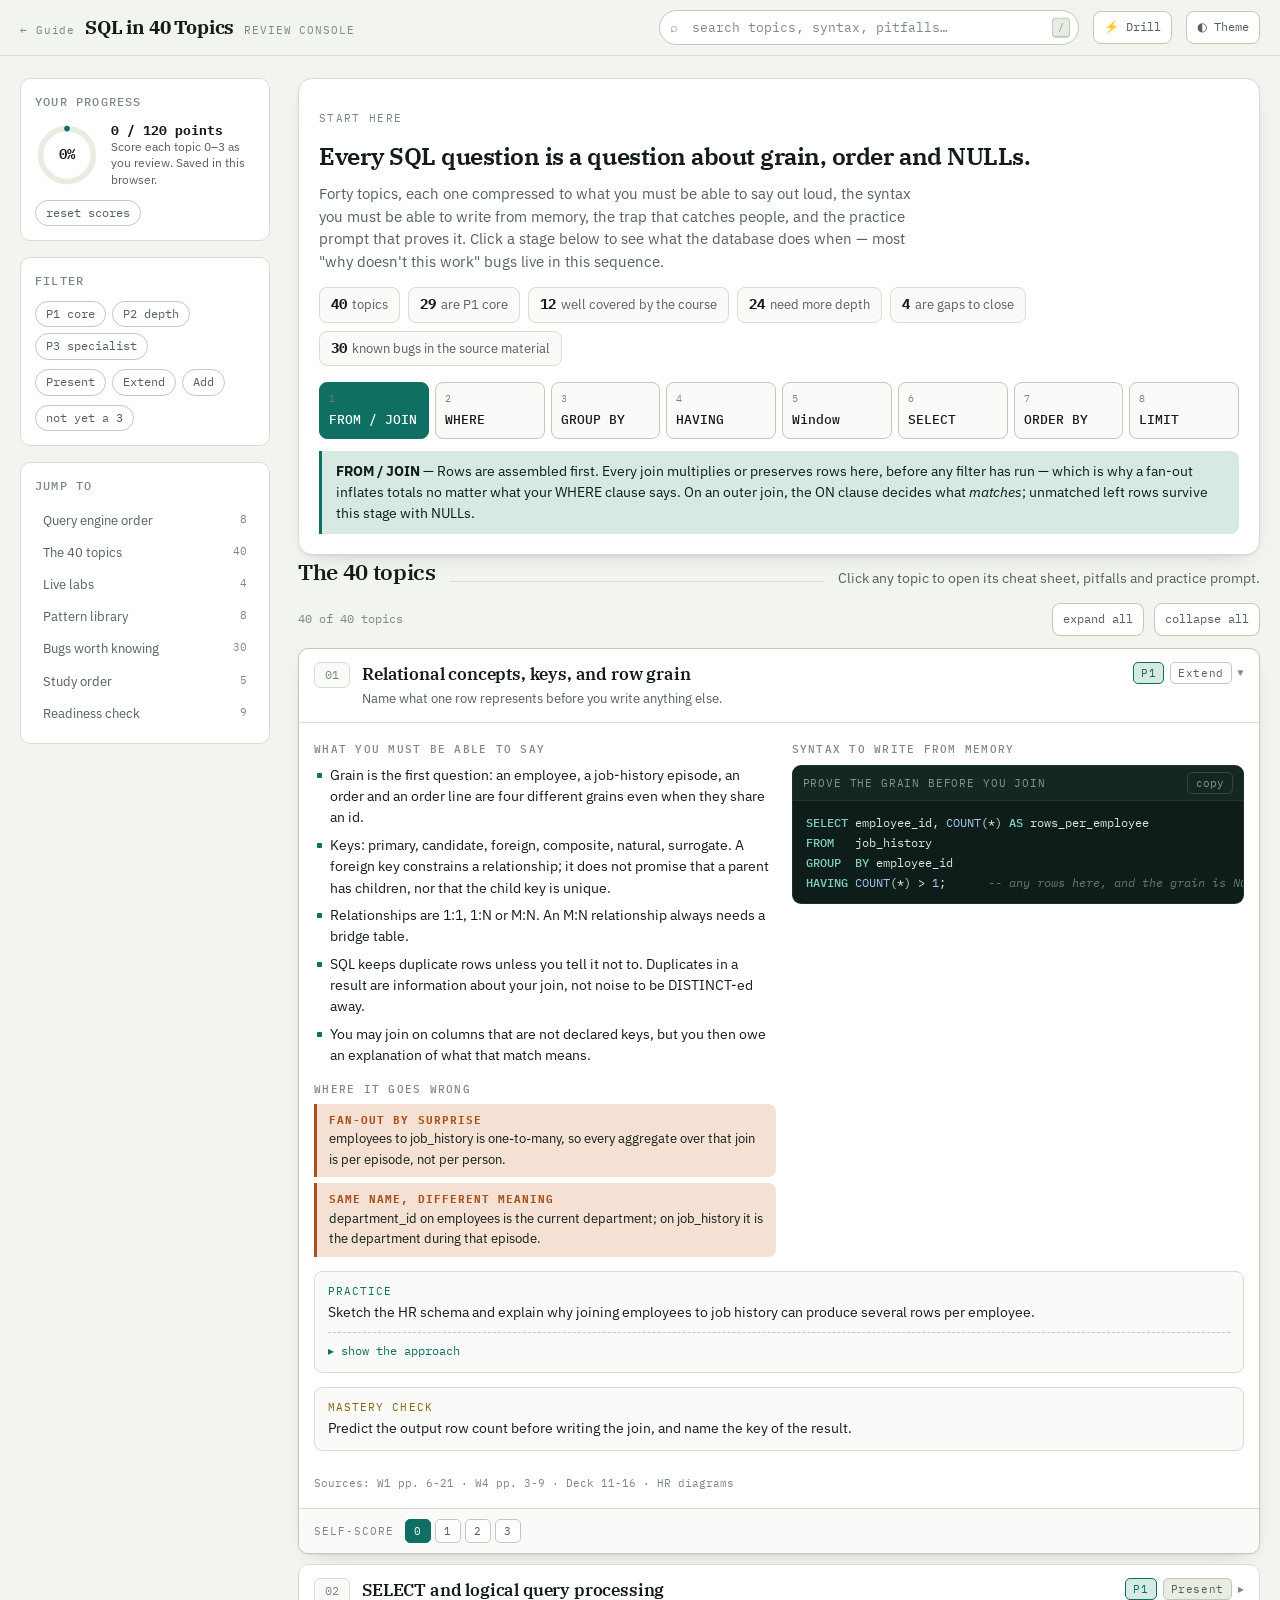
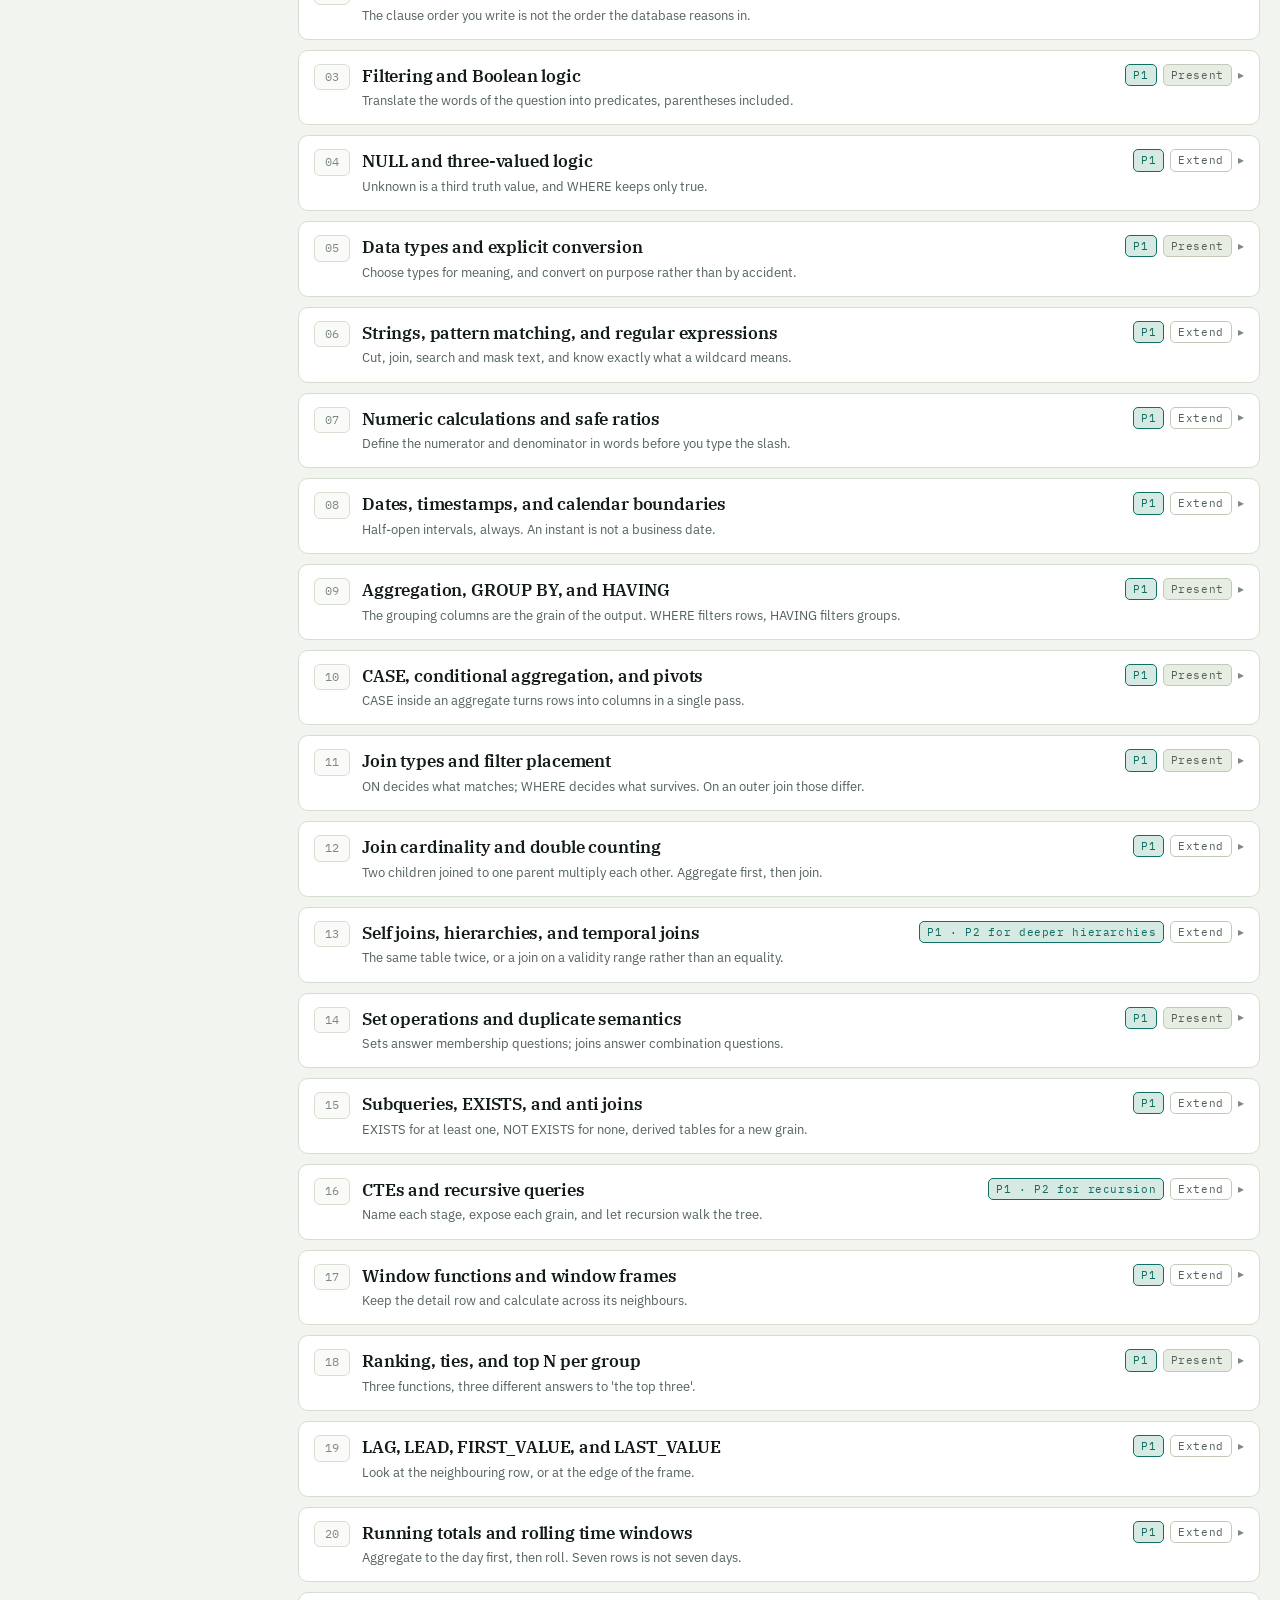
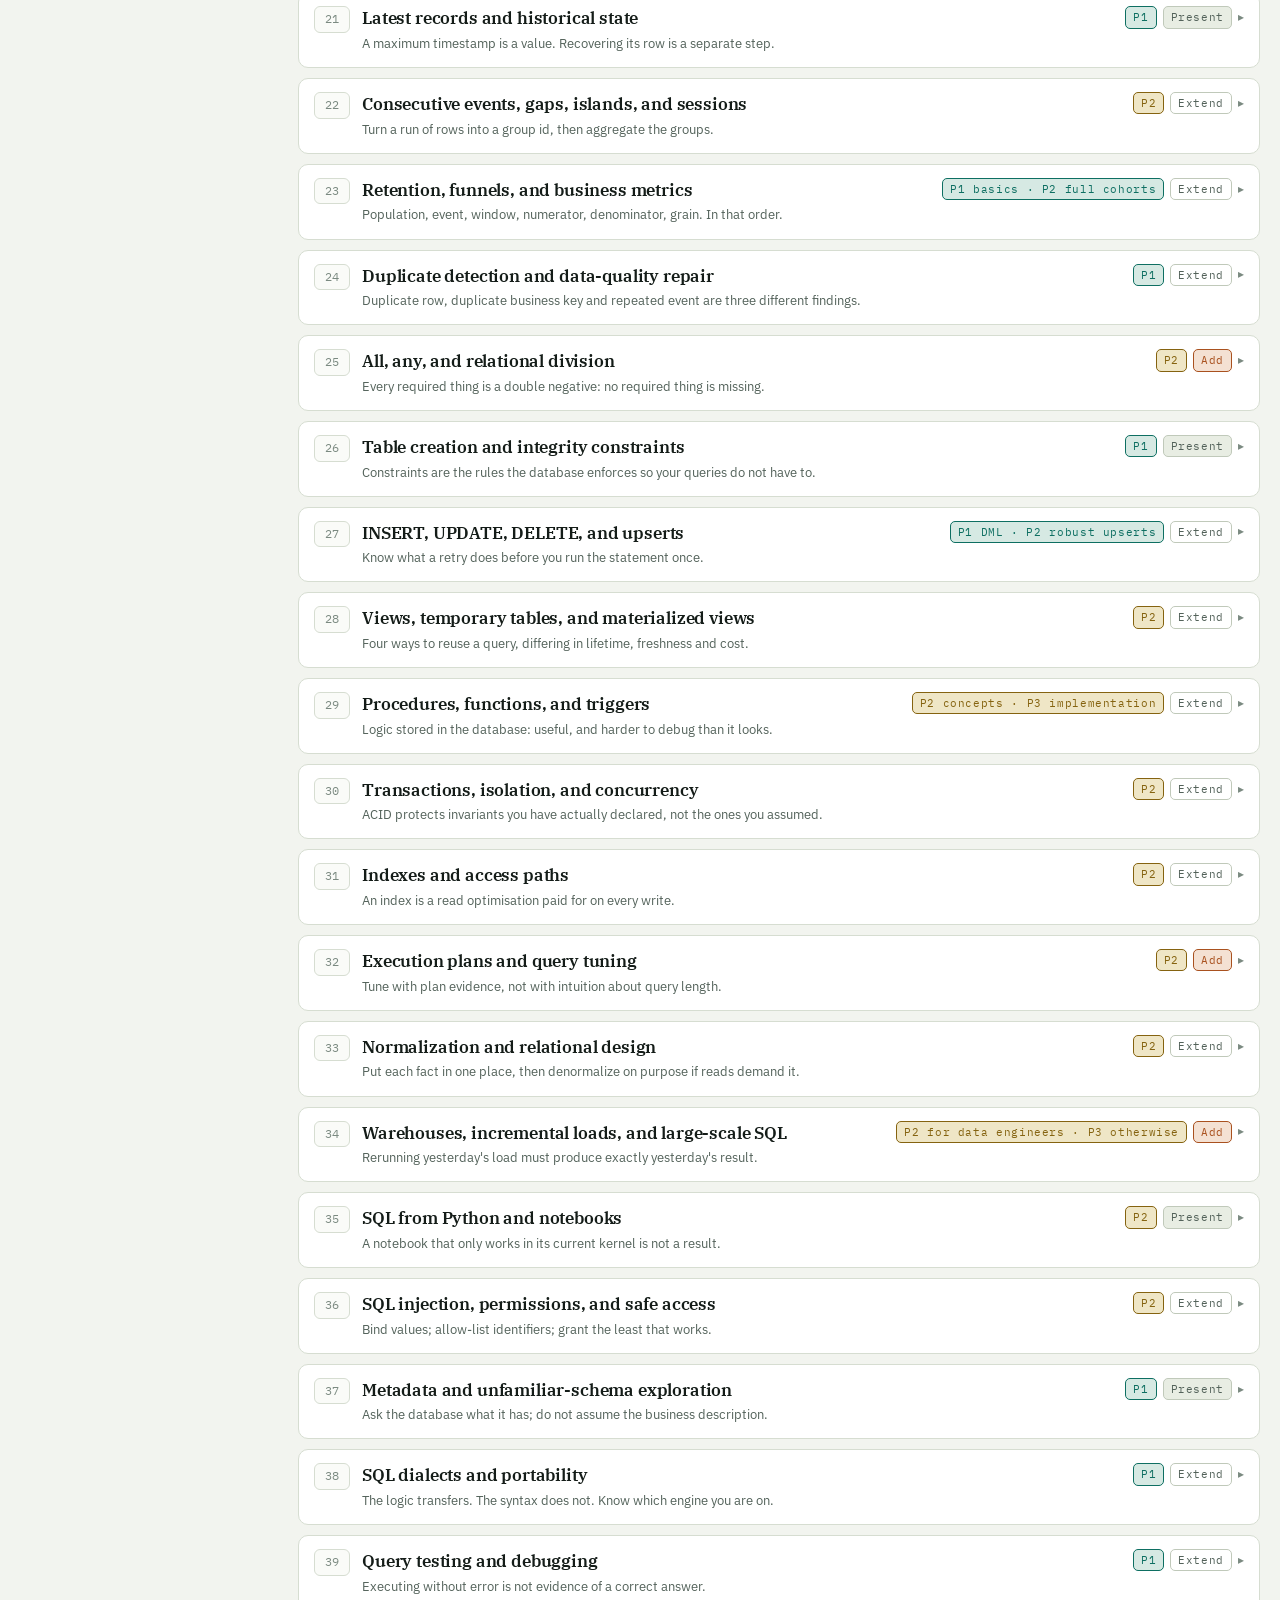
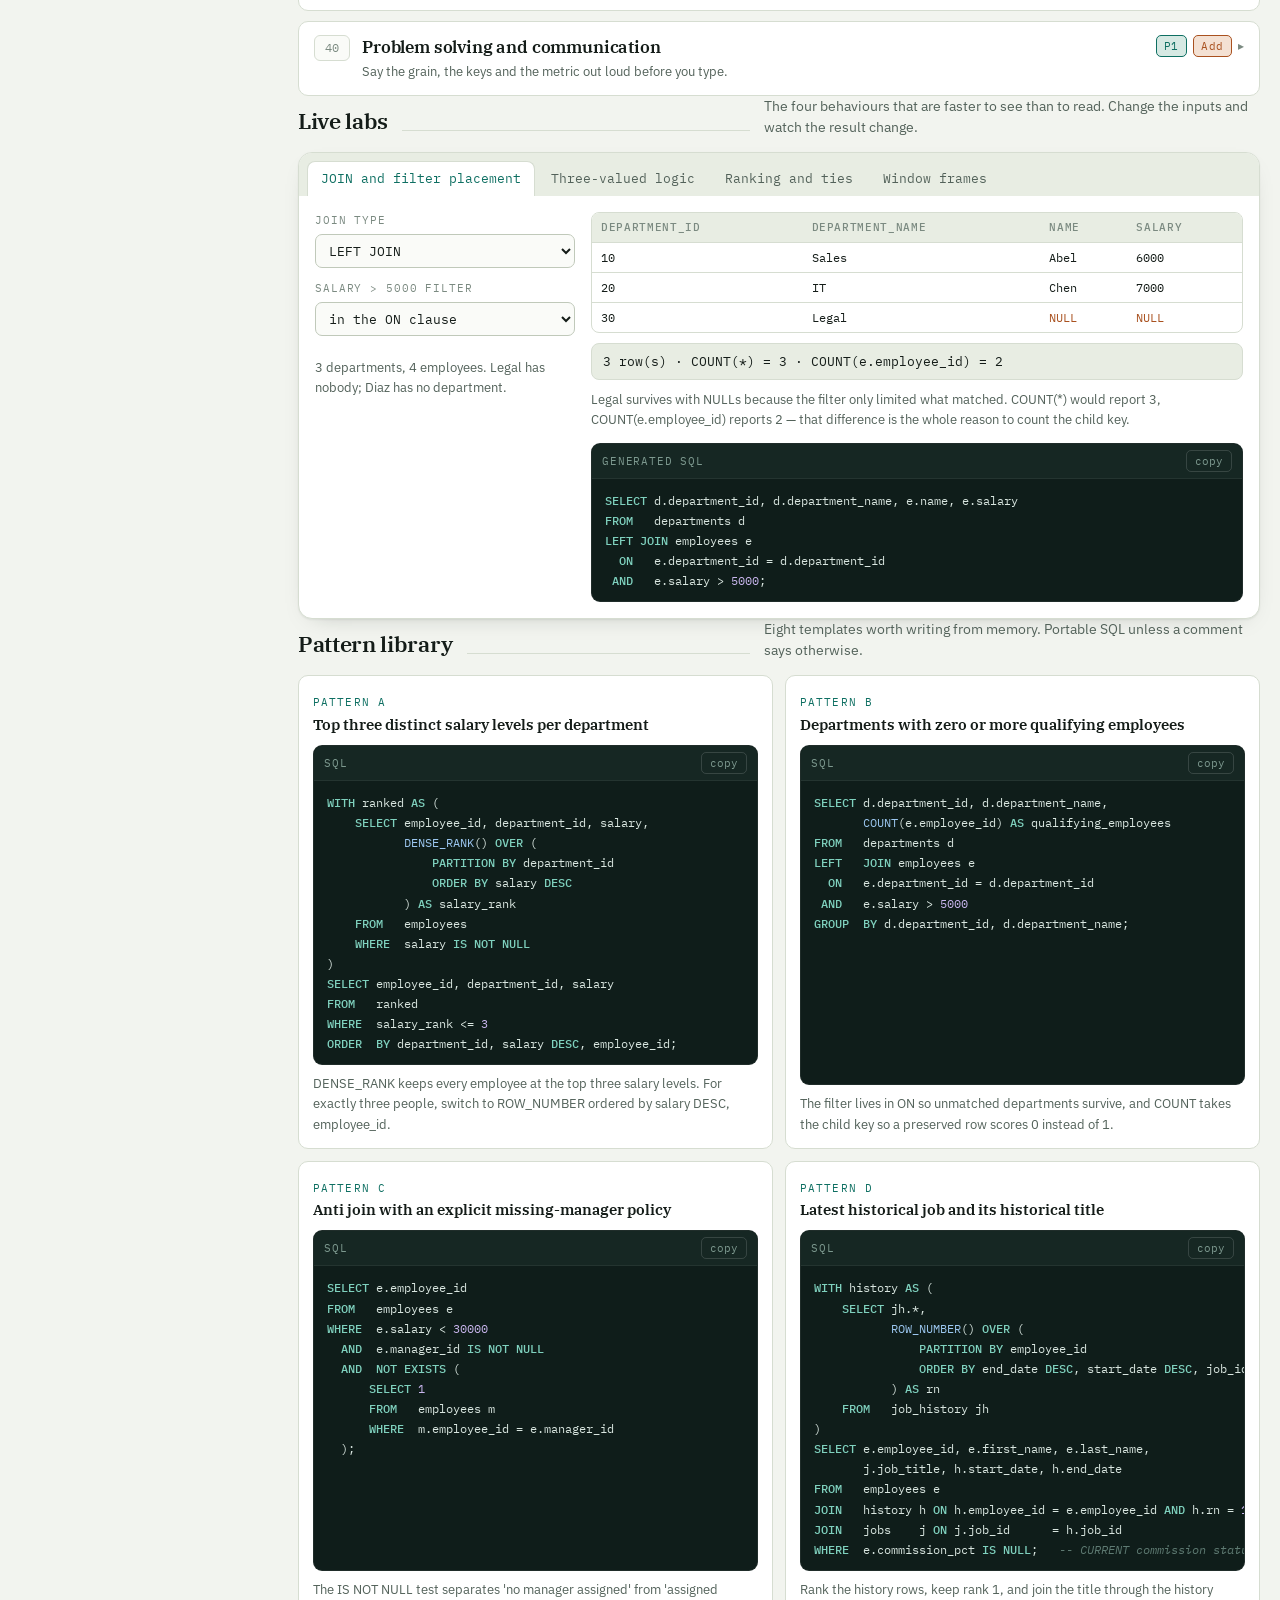
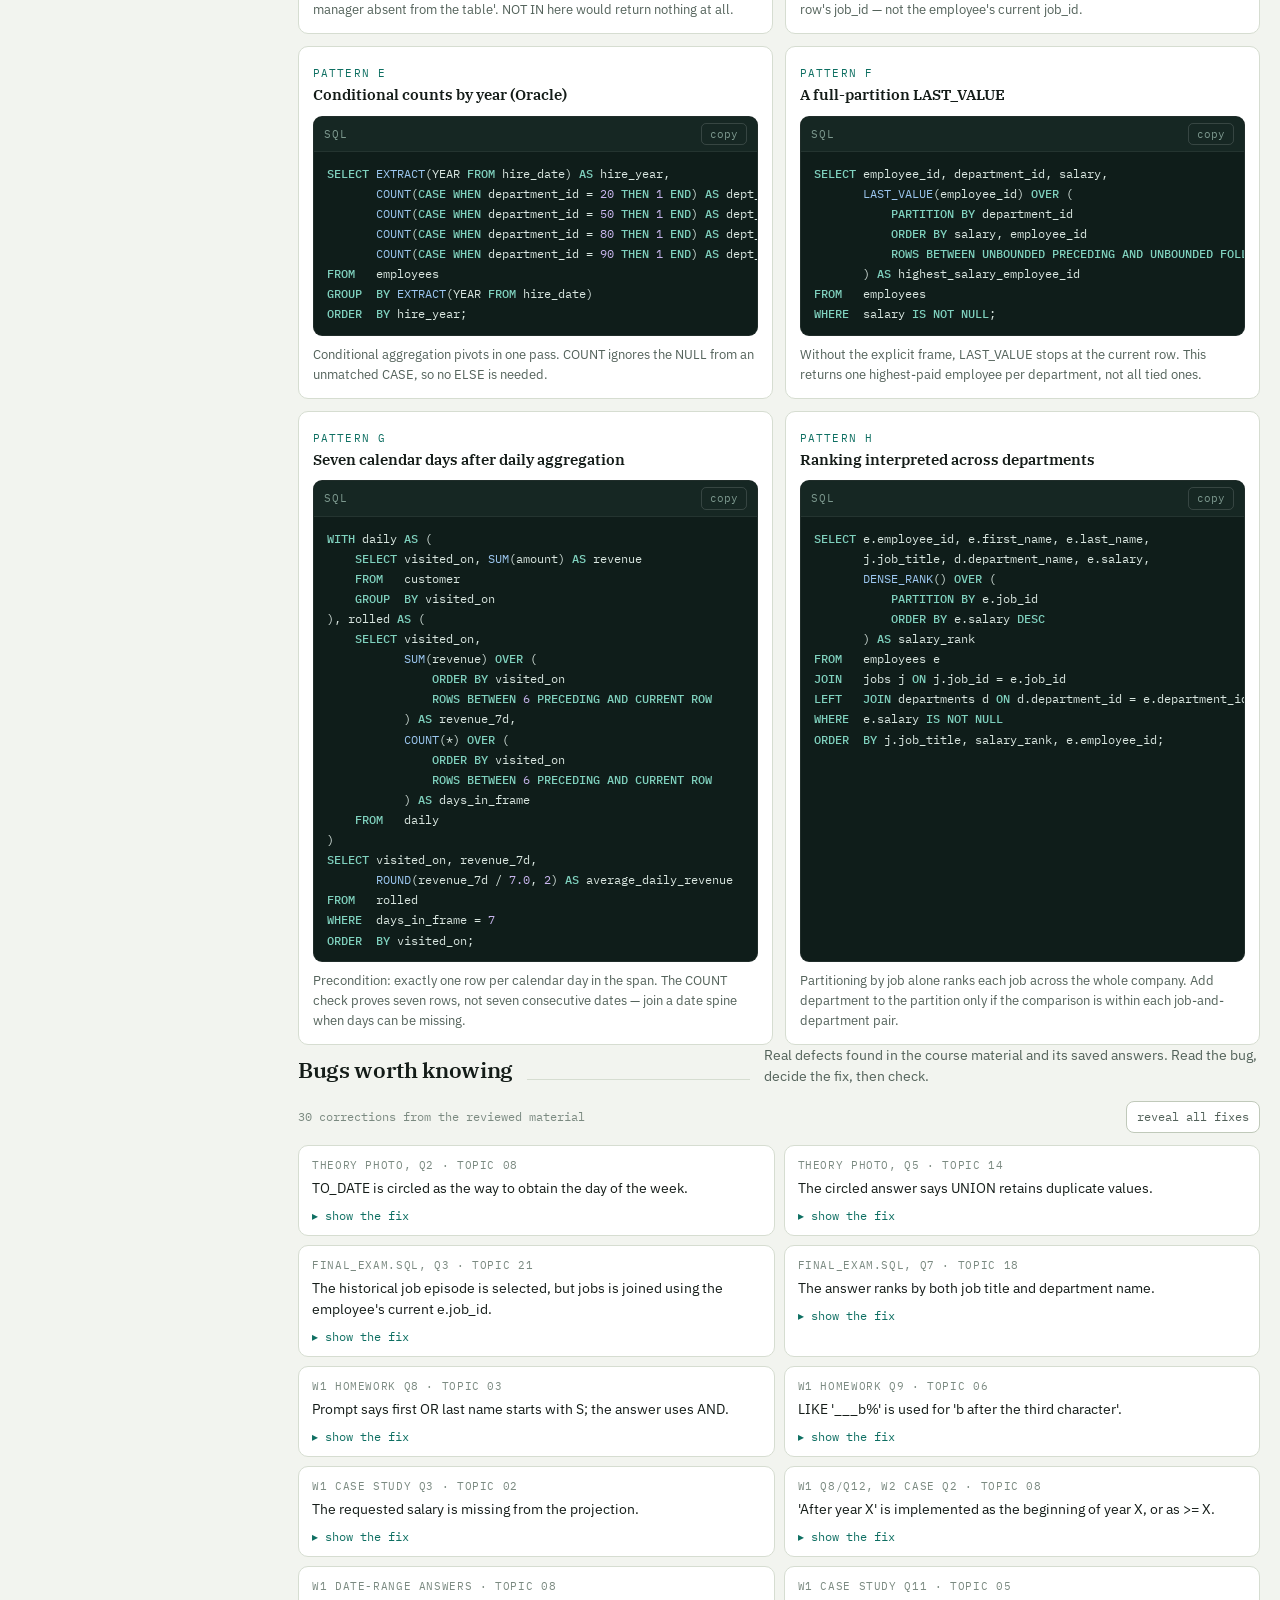
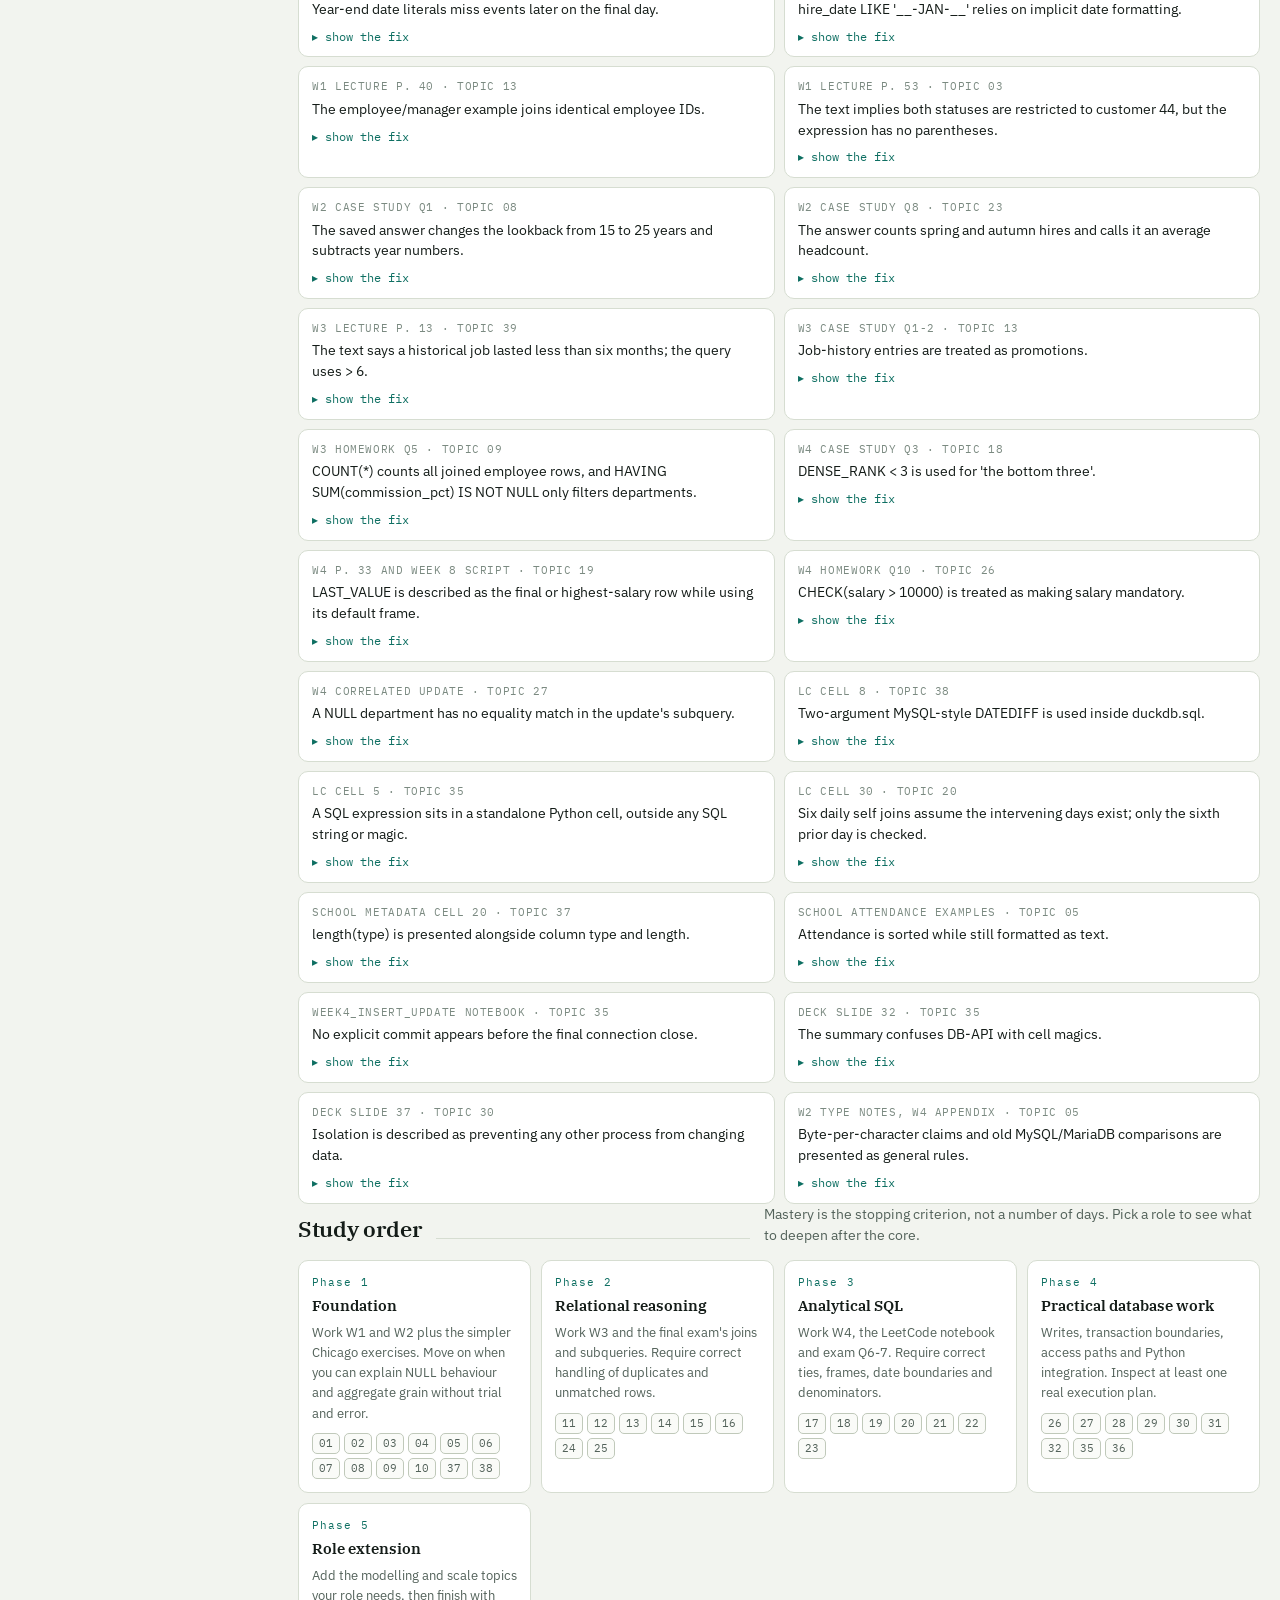
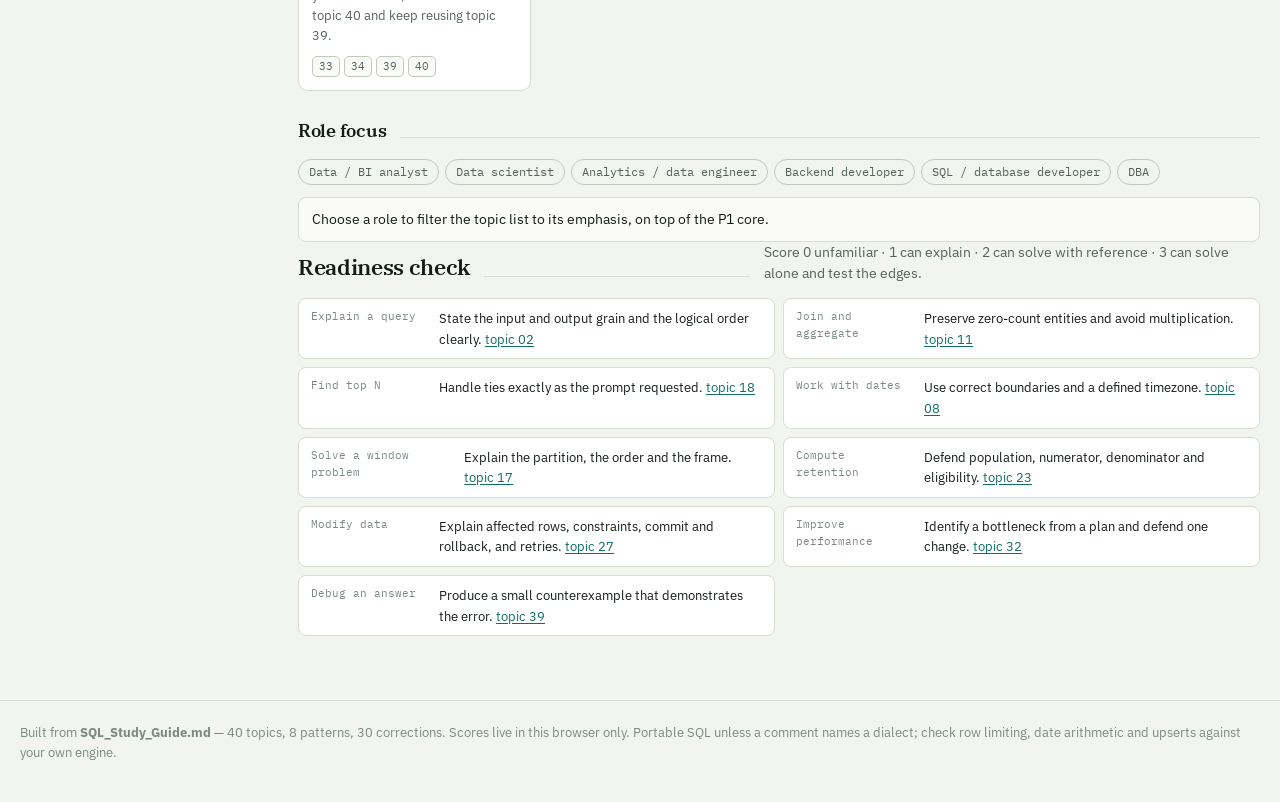
<file: data-analytics-tools/SQL_Cheat_Sheet.html>
<!DOCTYPE html>
<html lang="en">
<head>
<meta charset="utf-8">
<meta name="viewport" content="width=device-width, initial-scale=1">
<meta name="description" content="Forty SQL topics with live labs, a pattern library, common bugs and a readiness check.">
<title>SQL in 40 Topics</title>
<link rel="preconnect" href="https://fonts.gstatic.com" crossorigin>
<link rel="stylesheet" href="https://fonts.googleapis.com/css2?family=IBM+Plex+Mono:wght@400;500;600&family=IBM+Plex+Sans:wght@400;500;600;700&family=IBM+Plex+Serif:wght@600;700&display=swap">
<style>
:root{
  --bg:#F2F4EF; --surface:#FFFFFF; --surface-2:#E8EDE3; --surface-3:#FAFBF8;
  --ink:#141C18; --ink-2:#53625A; --ink-3:#7B8A81;
  --line:#D6DDD1; --line-2:#C0C9BA;
  --accent:#0E6F62; --accent-2:#0A5348; --accent-soft:#D6E9E3;
  --clay:#A9511F; --clay-soft:#F4E1D3;
  --ochre:#856310; --ochre-soft:#EFE6C6;
  --violet:#5B4B8A; --violet-soft:#E4E0EF;
  --code-bg:#0F1D1A; --code-surface:#162723; --code-ink:#D9E6E0; --code-dim:#7D998F;
  --code-kw:#7FD1BE; --code-str:#E8B98A; --code-num:#C9B6EE; --code-fn:#9CC7F0; --code-com:#5E7A72;
  --shadow:0 1px 2px rgba(20,28,24,.06), 0 8px 24px -16px rgba(20,28,24,.35);
  --radius:10px; --on-accent:#FFFFFF;
  --sans:"IBM Plex Sans",ui-sans-serif,system-ui,"Segoe UI",Roboto,sans-serif;
  --serif:"IBM Plex Serif",Georgia,"Times New Roman",serif;
  --mono:"IBM Plex Mono",ui-monospace,SFMono-Regular,Consolas,monospace;
}
@media (prefers-color-scheme:dark){
  :root:not([data-theme="light"]){
    --bg:#0E1411; --surface:#151D19; --surface-2:#1D2823; --surface-3:#111815;
    --ink:#E6EDE8; --ink-2:#A0B0A6; --ink-3:#7E8F85;
    --line:#2A3831; --line-2:#3A4B42;
    --accent:#54C2AC; --accent-2:#7FD9C6; --accent-soft:#12312A;
    --clay:#E0925F; --clay-soft:#332114; --on-accent:#06211C;
    --ochre:#D7B65C; --ochre-soft:#2C2614;
    --violet:#A99BD8; --violet-soft:#221F33;
    --code-bg:#0A100E; --code-surface:#121C19;
    --shadow:0 1px 2px rgba(0,0,0,.4), 0 10px 26px -18px rgba(0,0,0,.9);
  }
}
:root[data-theme="dark"]{
  --bg:#0E1411; --surface:#151D19; --surface-2:#1D2823; --surface-3:#111815;
  --ink:#E6EDE8; --ink-2:#A0B0A6; --ink-3:#7E8F85;
  --line:#2A3831; --line-2:#3A4B42;
  --accent:#54C2AC; --accent-2:#7FD9C6; --accent-soft:#12312A;
  --clay:#E0925F; --clay-soft:#332114; --on-accent:#06211C;
  --ochre:#D7B65C; --ochre-soft:#2C2614;
  --violet:#A99BD8; --violet-soft:#221F33;
  --code-bg:#0A100E; --code-surface:#121C19;
  --shadow:0 1px 2px rgba(0,0,0,.4), 0 10px 26px -18px rgba(0,0,0,.9);
}
*{box-sizing:border-box}
body{margin:0;background:var(--bg);color:var(--ink);font-family:var(--sans);font-size:15px;line-height:1.55;
     -webkit-font-smoothing:antialiased}
h1,h2,h3,h4{font-family:var(--serif);font-weight:600;text-wrap:balance;margin:0}
a{color:var(--accent);text-underline-offset:2px}
button{font:inherit;color:inherit;cursor:pointer}
:focus-visible{outline:2px solid var(--accent);outline-offset:2px;border-radius:4px}
.eyebrow{font-family:var(--mono);font-size:11px;letter-spacing:.12em;text-transform:uppercase;color:var(--ink-3)}

/* ---------- top bar ---------- */
.topbar{position:sticky;top:env(safe-area-inset-top,0px);z-index:40;background:color-mix(in srgb,var(--bg) 88%,transparent);
  backdrop-filter:blur(10px);border-bottom:1px solid var(--line)}
.topbar-in{max-width:1280px;margin:0 auto;padding-block:10px;padding-inline:20px;display:flex;gap:14px;align-items:center;flex-wrap:wrap}
.brand{display:flex;align-items:baseline;gap:10px;margin-right:auto}
.brand b{font-family:var(--serif);font-size:19px;letter-spacing:-.01em}
.brand span{font-family:var(--mono);font-size:11px;color:var(--ink-3);letter-spacing:.08em}
.search{position:relative;flex:1 1 260px;max-width:420px}
.search input{width:100%;padding:8px 34px 8px 32px;border:1px solid var(--line-2);border-radius:999px;background:var(--surface);
  color:var(--ink);font-family:var(--mono);font-size:13px}
.search input::placeholder{color:var(--ink-3)}
.search .mag{position:absolute;left:11px;top:50%;transform:translateY(-50%);color:var(--ink-3);font-size:13px;pointer-events:none}
.search kbd{position:absolute;right:9px;top:50%;transform:translateY(-50%)}
kbd{font-family:var(--mono);font-size:10px;border:1px solid var(--line-2);border-bottom-width:2px;border-radius:4px;
  padding:1px 5px;color:var(--ink-3);background:var(--surface-2)}
.iconbtn{background:var(--surface);border:1px solid var(--line-2);border-radius:8px;padding:6px 10px;font-size:12px;
  font-family:var(--mono);color:var(--ink-2);display:inline-flex;gap:6px;align-items:center}
.iconbtn:hover{border-color:var(--accent);color:var(--accent)}

/* ---------- shell ---------- */
.shell{max-width:1280px;margin:0 auto;padding-inline:20px;padding-block:22px 64px;
  display:grid;grid-template-columns:250px minmax(0,1fr);gap:28px;align-items:start}
@media (max-width:920px){.shell{grid-template-columns:minmax(0,1fr);gap:20px}}
.rail{position:sticky;top:calc(env(safe-area-inset-top,0px) + 68px);display:flex;flex-direction:column;gap:16px}
@media (max-width:920px){.rail{position:static}}
.railbox{background:var(--surface);border:1px solid var(--line);border-radius:var(--radius);padding:14px}
.railbox h4{font-size:12px;font-family:var(--mono);letter-spacing:.1em;text-transform:uppercase;color:var(--ink-3);
  font-weight:500;margin-bottom:10px}
.chips{display:flex;flex-wrap:wrap;gap:6px}
.chip{border:1px solid var(--line-2);background:transparent;border-radius:999px;padding:3px 10px;font-size:12px;
  font-family:var(--mono);color:var(--ink-2);transition:.12s}
.chip:hover{border-color:var(--accent);color:var(--accent)}
.chip[aria-pressed="true"]{background:var(--accent);border-color:var(--accent);color:var(--on-accent)}
.ringwrap{display:flex;align-items:center;gap:12px}
.ring{width:64px;height:64px;flex:none}
.ring circle{fill:none;stroke-width:7}
.ring .bg{stroke:var(--surface-2)}
.ring .fg{stroke:var(--accent);stroke-linecap:round;transition:stroke-dasharray .4s ease}
.ringnum{font-family:var(--mono);font-size:17px;font-weight:600;fill:var(--ink)}
.ringlab{font-size:12px;color:var(--ink-2);line-height:1.35}
.ringlab b{display:block;font-family:var(--mono);font-size:13px;color:var(--ink)}
.navlist{display:flex;flex-direction:column;gap:2px}
.navlist a{display:flex;justify-content:space-between;gap:8px;padding:5px 8px;border-radius:6px;text-decoration:none;
  color:var(--ink-2);font-size:13px}
.navlist a:hover{background:var(--surface-2);color:var(--ink)}
.navlist a i{font-family:var(--mono);font-style:normal;font-size:11px;color:var(--ink-3)}

/* ---------- generic section ---------- */
section{scroll-margin-top:84px}
.sechead{display:flex;align-items:flex-end;gap:14px;flex-wrap:wrap;margin:34px 0 14px}
.sechead:first-child{margin-top:0}
.sechead h2{font-size:22px;letter-spacing:-.015em}
.sechead p{margin:0;color:var(--ink-2);font-size:13.5px;max-width:62ch}
.rule{height:1px;background:var(--line);flex:1 1 40px;margin-bottom:7px;min-width:20px}

/* ---------- hero / pipeline ---------- */
.hero{background:var(--surface);border:1px solid var(--line);border-radius:14px;padding:20px;box-shadow:var(--shadow)}
.hero p.lede{margin:8px 0 0;color:var(--ink-2);max-width:68ch;font-size:14.5px}
.statrow{display:flex;flex-wrap:wrap;gap:8px;margin-top:14px}
.stat{border:1px solid var(--line);border-radius:8px;padding:6px 11px;background:var(--surface-3);font-size:12.5px;color:var(--ink-2)}
.stat b{font-family:var(--mono);color:var(--ink);font-size:14px;margin-right:5px}
.pipe{display:flex;flex-wrap:wrap;gap:6px;margin-top:16px}
.stage{flex:1 1 104px;min-width:96px;border:1px solid var(--line-2);background:var(--surface-3);border-radius:8px;
  padding:8px 9px;text-align:left;transition:.14s}
.stage:hover{border-color:var(--accent)}
.stage[aria-pressed="true"]{background:var(--accent);border-color:var(--accent);color:var(--on-accent)}
.stage[aria-pressed="true"] em{opacity:.72}
.stage em{display:block;font-style:normal;font-family:var(--mono);font-size:10px;color:var(--ink-3);letter-spacing:.08em}
.stage span{font-family:var(--mono);font-size:12.5px;font-weight:500}
.stagenote{margin-top:12px;border-left:3px solid var(--accent);background:var(--accent-soft);border-radius:0 8px 8px 0;
  padding:10px 14px;font-size:13.5px;color:var(--ink)}
.stagenote code{font-family:var(--mono);font-size:12.5px}

/* ---------- toolbar ---------- */
.toolbar{display:flex;gap:10px;align-items:center;flex-wrap:wrap;margin-bottom:12px}
.count{font-family:var(--mono);font-size:12px;color:var(--ink-3);margin-right:auto}

/* ---------- topic cards ---------- */
.topics{display:flex;flex-direction:column;gap:10px}
.card{background:var(--surface);border:1px solid var(--line);border-radius:var(--radius);overflow:hidden}
.card.open{border-color:var(--line-2);box-shadow:var(--shadow)}
.card > .head{display:grid;grid-template-columns:36px minmax(0,1fr) auto;gap:12px;align-items:start;width:100%;
  background:none;border:0;padding:13px 15px;text-align:left}
.card > .head:hover .title{color:var(--accent)}
.num{font-family:var(--mono);font-size:12px;color:var(--ink-3);border:1px solid var(--line);border-radius:6px;
  padding:3px 0;text-align:center;background:var(--surface-3)}
.card.done .num{background:var(--accent);border-color:var(--accent);color:var(--on-accent)}
.title{font-family:var(--serif);font-size:16.5px;font-weight:600;letter-spacing:-.01em;display:block}
.sub{color:var(--ink-2);font-size:13px;margin-top:2px;display:block}
.meta{display:flex;gap:6px;align-items:center;flex-wrap:wrap;justify-content:flex-end}
.badge{font-family:var(--mono);font-size:10.5px;letter-spacing:.06em;padding:2px 7px;border-radius:5px;border:1px solid;white-space:nowrap}
.b-p1{color:var(--accent);border-color:var(--accent);background:var(--accent-soft)}
.b-p2{color:var(--ochre);border-color:var(--ochre);background:var(--ochre-soft)}
.b-p3{color:var(--violet);border-color:var(--violet);background:var(--violet-soft)}
.b-present{color:var(--ink-2);border-color:var(--line-2);background:var(--surface-2)}
.b-extend{color:var(--ink-2);border-color:var(--line-2);background:transparent}
.b-add{color:var(--clay);border-color:var(--clay);background:var(--clay-soft)}
.caret{font-family:var(--mono);color:var(--ink-3);font-size:12px;transition:transform .18s}
.card.open .caret{transform:rotate(90deg)}
.body{border-top:1px solid var(--line);padding:4px 15px 15px;display:grid;gap:14px}
@media (min-width:760px){.body.two{grid-template-columns:minmax(0,1.05fr) minmax(0,1fr);align-items:start}}
.block h5{font-family:var(--mono);font-size:10.5px;letter-spacing:.12em;text-transform:uppercase;color:var(--ink-3);
  font-weight:500;margin:14px 0 7px}
ul.points{margin:0;padding-left:0;list-style:none;display:grid;gap:6px}
ul.points li{padding-left:16px;position:relative;font-size:13.8px;color:var(--ink)}
ul.points li::before{content:"";position:absolute;left:3px;top:.62em;width:5px;height:5px;border-radius:1px;background:var(--accent)}
ul.points li code,.body p code,.trap code,.prompt code{font-family:var(--mono);font-size:12.3px;background:var(--surface-2);
  padding:1px 4px;border-radius:4px}
.trap{border-left:3px solid var(--clay);background:var(--clay-soft);border-radius:0 8px 8px 0;padding:8px 12px;font-size:13.3px}
.trap + .trap{margin-top:6px}
.trap b{color:var(--clay);font-family:var(--mono);font-size:10.5px;letter-spacing:.1em;text-transform:uppercase;display:block}
.prompt{background:var(--surface-3);border:1px solid var(--line);border-radius:8px;padding:11px 13px;font-size:13.6px}
.prompt .tag{font-family:var(--mono);font-size:10.5px;letter-spacing:.1em;text-transform:uppercase;color:var(--accent);display:block;margin-bottom:3px}
.prompt.mastery .tag{color:var(--ochre)}
details.rev{margin-top:9px;border-top:1px dashed var(--line-2);padding-top:9px}
details.rev > summary{cursor:pointer;font-family:var(--mono);font-size:12px;color:var(--accent);list-style:none}
details.rev > summary::-webkit-details-marker{display:none}
details.rev > summary::before{content:"▸ ";}
details.rev[open] > summary::before{content:"▾ ";}
details.rev .ans{margin-top:8px;font-size:13.4px;color:var(--ink-2)}
.cardfoot{display:flex;gap:10px;align-items:center;flex-wrap:wrap;border-top:1px solid var(--line);
  margin:2px -15px -15px;padding:10px 15px;background:var(--surface-3)}
.scorelab{font-family:var(--mono);font-size:10.5px;letter-spacing:.1em;text-transform:uppercase;color:var(--ink-3)}
.score{display:flex;gap:4px}
.score button{width:26px;height:24px;border:1px solid var(--line-2);background:var(--surface);border-radius:5px;
  font-family:var(--mono);font-size:11px;color:var(--ink-2)}
.score button:hover{border-color:var(--accent);color:var(--accent)}
.score button[aria-pressed="true"]{background:var(--accent);border-color:var(--accent);color:var(--on-accent)}
.lablink{margin-left:auto;font-family:var(--mono);font-size:11.5px;color:var(--accent);text-decoration:none;
  border:1px dashed var(--accent);border-radius:6px;padding:3px 9px}
.lablink:hover{background:var(--accent-soft)}
.srcline{font-family:var(--mono);font-size:11px;color:var(--ink-3);margin-top:10px}

/* ---------- code ---------- */
.codewrap{position:relative;background:var(--code-bg);border-radius:9px;border:1px solid rgba(255,255,255,.07);overflow:hidden}
.codewrap + .codewrap{margin-top:8px}
.codebar{display:flex;align-items:center;gap:8px;padding:6px 10px;background:var(--code-surface);
  border-bottom:1px solid rgba(255,255,255,.06)}
.codebar span{font-family:var(--mono);font-size:10.5px;letter-spacing:.08em;text-transform:uppercase;color:var(--code-dim)}
.copy{margin-left:auto;background:transparent;border:1px solid rgba(255,255,255,.14);color:var(--code-dim);
  border-radius:5px;padding:2px 8px;font-family:var(--mono);font-size:10.5px}
.copy:hover{color:var(--code-ink);border-color:rgba(255,255,255,.35)}
pre.code{margin:0;padding:11px 13px;overflow-x:auto;font-family:var(--mono);font-size:12.4px;line-height:1.62;
  color:var(--code-ink);tab-size:2}
.k{color:var(--code-kw);font-weight:500}.s{color:var(--code-str)}.n{color:var(--code-num)}
.f{color:var(--code-fn)}.c{color:var(--code-com);font-style:italic}

/* ---------- labs ---------- */
.labs{background:var(--surface);border:1px solid var(--line);border-radius:14px;overflow:hidden;box-shadow:var(--shadow)}
.tabs{display:flex;gap:2px;padding:8px 8px 0;background:var(--surface-2);flex-wrap:wrap}
.tab{border:1px solid transparent;border-bottom:0;background:transparent;padding:7px 13px;border-radius:8px 8px 0 0;
  font-family:var(--mono);font-size:12.5px;color:var(--ink-2)}
.tab[aria-selected="true"]{background:var(--surface);border-color:var(--line);color:var(--accent)}
.labpane{padding:16px}
.labgrid{display:grid;gap:16px}
@media (min-width:720px){.labgrid{grid-template-columns:minmax(200px,260px) minmax(0,1fr)}}
.ctrl{display:grid;gap:12px;align-content:start}
.ctrl label{font-family:var(--mono);font-size:11px;letter-spacing:.08em;text-transform:uppercase;color:var(--ink-3);
  display:block;margin-bottom:5px}
.ctrl select,.ctrl input[type="text"]{width:100%;padding:7px 9px;border:1px solid var(--line-2);border-radius:7px;
  background:var(--surface-3);color:var(--ink);font-family:var(--mono);font-size:12.5px}
.ctrl input[type="range"]{width:100%;accent-color:var(--accent)}
.labout{min-width:0}
table.grid{width:100%;border-collapse:collapse;font-family:var(--mono);font-size:12.3px}
.tablewrap{overflow-x:auto;border:1px solid var(--line);border-radius:8px}
table.grid th{text-align:left;font-weight:500;color:var(--ink-3);background:var(--surface-2);padding:6px 9px;
  border-bottom:1px solid var(--line);white-space:nowrap;font-size:11px;letter-spacing:.06em;text-transform:uppercase}
table.grid td{padding:5px 9px;border-bottom:1px solid var(--line);white-space:nowrap;font-variant-numeric:tabular-nums}
table.grid tr:last-child td{border-bottom:0}
table.grid td.null{color:var(--clay)}
table.grid tr.inframe td{background:var(--accent-soft)}
table.grid tr.cur td{background:var(--accent-soft);box-shadow:inset 3px 0 0 var(--accent)}
.note{font-size:12.8px;color:var(--ink-2);margin-top:10px}
.note b{color:var(--ink)}
.truth{display:grid;grid-template-columns:repeat(auto-fit,minmax(118px,1fr));gap:8px}
.tcell{border:1px solid var(--line);border-radius:8px;padding:9px 11px;background:var(--surface-3)}
.tcell em{font-style:normal;font-family:var(--mono);font-size:11px;color:var(--ink-3);display:block}
.tcell b{font-family:var(--mono);font-size:15px}
.v-true{color:var(--accent)}.v-false{color:var(--clay)}.v-null{color:var(--ochre)}
.verdict{margin-top:10px;font-family:var(--mono);font-size:12.5px;padding:8px 11px;border-radius:8px;
  background:var(--surface-2);border:1px solid var(--line)}

/* ---------- patterns ---------- */
.patgrid{display:grid;gap:12px}
@media (min-width:860px){.patgrid{grid-template-columns:repeat(2,minmax(0,1fr))}}
.pat{background:var(--surface);border:1px solid var(--line);border-radius:var(--radius);padding:13px 14px;display:flex;
  flex-direction:column;gap:9px}
.pat h4{font-size:15px}
.pat .why{font-size:13px;color:var(--ink-2);margin:0}
.pat .letter{font-family:var(--mono);font-size:11px;color:var(--accent);letter-spacing:.1em}

/* ---------- fixes ---------- */
.fixgrid{display:grid;gap:9px}
@media (min-width:860px){.fixgrid{grid-template-columns:repeat(2,minmax(0,1fr))}}
.fix{background:var(--surface);border:1px solid var(--line);border-radius:var(--radius);padding:11px 13px}
.fix .src{font-family:var(--mono);font-size:10.5px;color:var(--ink-3);letter-spacing:.06em;text-transform:uppercase}
.fix .bug{font-size:13.5px;margin:4px 0 0}
.fix details{margin-top:8px}
.fix summary{cursor:pointer;font-family:var(--mono);font-size:11.5px;color:var(--accent);list-style:none}
.fix summary::-webkit-details-marker{display:none}
.fix summary::before{content:"▸ show the fix"}
.fix details[open] summary::before{content:"▾ the fix"}
.fix summary span{display:none}
.fix .fixtext{margin-top:7px;font-size:13.3px;color:var(--ink-2);border-left:3px solid var(--accent);padding-left:10px}

/* ---------- roadmap ---------- */
.phases{display:grid;gap:10px}
@media (min-width:900px){.phases{grid-template-columns:repeat(auto-fit,minmax(210px,1fr))}}
.phase{background:var(--surface);border:1px solid var(--line);border-radius:var(--radius);padding:13px}
.phase .step{font-family:var(--mono);font-size:11px;color:var(--accent);letter-spacing:.1em}
.phase h4{font-size:15px;margin:3px 0 6px}
.phase p{margin:0 0 9px;font-size:13px;color:var(--ink-2)}
.tchips{display:flex;flex-wrap:wrap;gap:4px}
.tchip{font-family:var(--mono);font-size:11px;border:1px solid var(--line-2);border-radius:5px;padding:1px 6px;
  background:var(--surface-3);color:var(--ink-2);text-decoration:none}
.tchip:hover{border-color:var(--accent);color:var(--accent)}
.rolerow{display:flex;flex-wrap:wrap;gap:6px;margin-bottom:12px}
.readygrid{display:grid;gap:8px}
@media (min-width:760px){.readygrid{grid-template-columns:repeat(2,minmax(0,1fr))}}
.ready{display:flex;gap:10px;background:var(--surface);border:1px solid var(--line);border-radius:8px;padding:9px 12px;font-size:13.3px}
.ready em{font-style:normal;font-family:var(--mono);font-size:11px;color:var(--ink-3);min-width:118px}

/* ---------- drill modal ---------- */
.scrim{position:fixed;inset:0;background:rgba(10,16,14,.55);backdrop-filter:blur(3px);z-index:60;display:grid;
  place-items:center;padding:20px}
.modal{background:var(--surface);border:1px solid var(--line-2);border-radius:14px;max-width:620px;width:100%;
  padding:20px;box-shadow:0 30px 70px -30px rgba(0,0,0,.6);max-height:85vh;overflow-y:auto}
.modal h3{font-size:19px;margin-bottom:4px}
.modal .qnum{font-family:var(--mono);font-size:11px;color:var(--accent);letter-spacing:.1em}
.modal .q{font-size:15px;margin:12px 0}
.modalfoot{display:flex;gap:8px;flex-wrap:wrap;margin-top:16px}
.btn{background:var(--accent);color:var(--on-accent);border:1px solid var(--accent);border-radius:8px;padding:7px 14px;
  font-family:var(--mono);font-size:12.5px}
.btn:hover{background:var(--accent-2);border-color:var(--accent-2)}
.btn.ghost{background:transparent;color:var(--ink-2);border-color:var(--line-2)}
.btn.ghost:hover{color:var(--accent);border-color:var(--accent);background:transparent}
.empty{padding:28px;text-align:center;color:var(--ink-3);font-family:var(--mono);font-size:13px;
  border:1px dashed var(--line-2);border-radius:var(--radius)}
footer.foot{max-width:1280px;margin:0 auto;padding:22px 20px 40px;color:var(--ink-3);font-size:12.5px;border-top:1px solid var(--line)}
@media (prefers-reduced-motion:reduce){*{transition:none!important;animation:none!important}}
</style>
</head>
<body>
<header class="topbar">
  <div class="topbar-in">
    <div class="brand"><a class="uplink" href="../">← Guide</a><b>SQL in 40 Topics</b><span>REVIEW CONSOLE</span></div>
    <div class="search">
      <span class="mag">⌕</span>
      <input id="q" type="text" placeholder="search topics, syntax, pitfalls…" autocomplete="off" aria-label="Search topics">
      <kbd>/</kbd>
    </div>
    <button class="iconbtn" id="drillBtn" type="button">⚡ Drill</button>
    <button class="iconbtn" id="themeBtn" type="button" aria-label="Switch colour theme">◐ Theme</button>
  </div>
</header>

<div class="shell">
  <aside class="rail">
    <div class="railbox">
      <h4>Your progress</h4>
      <div class="ringwrap">
        <svg class="ring" viewBox="0 0 80 80" aria-hidden="true">
          <circle class="bg" cx="40" cy="40" r="33"></circle>
          <circle class="fg" id="ringFg" cx="40" cy="40" r="33" transform="rotate(-90 40 40)"
                  stroke-dasharray="0 207"></circle>
          <text id="ringTxt" class="ringnum" x="40" y="45" text-anchor="middle">0%</text>
        </svg>
        <div class="ringlab"><b id="scoreLine">0 / 120 points</b>Score each topic 0–3 as you review. Saved in this browser.</div>
      </div>
      <div class="chips" style="margin-top:12px">
        <button class="chip" id="resetScores" type="button">reset scores</button>
      </div>
    </div>

    <div class="railbox">
      <h4>Filter</h4>
      <div class="chips" data-group="p" style="margin-bottom:9px">
        <button class="chip" data-f="P1" type="button" aria-pressed="false">P1 core</button>
        <button class="chip" data-f="P2" type="button" aria-pressed="false">P2 depth</button>
        <button class="chip" data-f="P3" type="button" aria-pressed="false">P3 specialist</button>
      </div>
      <div class="chips" data-group="c" style="margin-bottom:9px">
        <button class="chip" data-f="Present" type="button" aria-pressed="false">Present</button>
        <button class="chip" data-f="Extend" type="button" aria-pressed="false">Extend</button>
        <button class="chip" data-f="Add" type="button" aria-pressed="false">Add</button>
      </div>
      <div class="chips" data-group="s">
        <button class="chip" data-f="weak" type="button" aria-pressed="false">not yet a 3</button>
      </div>
    </div>

    <div class="railbox">
      <h4>Jump to</h4>
      <nav class="navlist">
        <a href="#engine">Query engine order <i>8</i></a>
        <a href="#topics">The 40 topics <i>40</i></a>
        <a href="#labs">Live labs <i>4</i></a>
        <a href="#patterns">Pattern library <i>8</i></a>
        <a href="#fixes">Bugs worth knowing <i>30</i></a>
        <a href="#roadmap">Study order <i>5</i></a>
        <a href="#ready">Readiness check <i>9</i></a>
      </nav>
    </div>
  </aside>

  <main>
    <section id="engine">
      <div class="hero">
        <p class="eyebrow">Start here</p>
        <h2 style="font-size:24px;letter-spacing:-.02em;margin-top:4px">Every SQL question is a question about grain, order and NULLs.</h2>
        <p class="lede">Forty topics, each one compressed to what you must be able to say out loud, the syntax you must be able to
          write from memory, the trap that catches people, and the practice prompt that proves it. Click a stage below to see what
          the database does when — most "why doesn't this work" bugs live in this sequence.</p>
        <div class="statrow" id="statRow"></div>
        <div class="pipe" id="pipe"></div>
        <div class="stagenote" id="stageNote"></div>
      </div>
    </section>

    <section id="topics">
      <div class="sechead">
        <h2>The 40 topics</h2><div class="rule"></div>
        <p>Click any topic to open its cheat sheet, pitfalls and practice prompt.</p>
      </div>
      <div class="toolbar">
        <span class="count" id="count"></span>
        <button class="iconbtn" id="expandAll" type="button">expand all</button>
        <button class="iconbtn" id="collapseAll" type="button">collapse all</button>
      </div>
      <div class="topics" id="topicList"></div>
      <div class="empty" id="empty" hidden>No topic matches that filter.</div>
    </section>

    <section id="labs">
      <div class="sechead">
        <h2>Live labs</h2><div class="rule"></div>
        <p>The four behaviours that are faster to see than to read. Change the inputs and watch the result change.</p>
      </div>
      <div class="labs">
        <div class="tabs" role="tablist" id="labTabs"></div>
        <div class="labpane" id="labPane"></div>
      </div>
    </section>

    <section id="patterns">
      <div class="sechead">
        <h2>Pattern library</h2><div class="rule"></div>
        <p>Eight templates worth writing from memory. Portable SQL unless a comment says otherwise.</p>
      </div>
      <div class="patgrid" id="patList"></div>
    </section>

    <section id="fixes">
      <div class="sechead">
        <h2>Bugs worth knowing</h2><div class="rule"></div>
        <p>Real defects found in the course material and its saved answers. Read the bug, decide the fix, then check.</p>
      </div>
      <div class="toolbar">
        <span class="count" id="fixCount"></span>
        <button class="iconbtn" id="revealFixes" type="button">reveal all fixes</button>
      </div>
      <div class="fixgrid" id="fixList"></div>
    </section>

    <section id="roadmap">
      <div class="sechead">
        <h2>Study order</h2><div class="rule"></div>
        <p>Mastery is the stopping criterion, not a number of days. Pick a role to see what to deepen after the core.</p>
      </div>
      <div class="phases" id="phaseList"></div>
      <div class="sechead" style="margin-top:26px">
        <h2 style="font-size:18px">Role focus</h2><div class="rule"></div>
      </div>
      <div class="rolerow" id="roleRow"></div>
      <div class="prompt" id="roleNote">Choose a role to filter the topic list to its emphasis, on top of the P1 core.</div>
    </section>

    <section id="ready">
      <div class="sechead">
        <h2>Readiness check</h2><div class="rule"></div>
        <p>Score 0 unfamiliar · 1 can explain · 2 can solve with reference · 3 can solve alone and test the edges.</p>
      </div>
      <div class="readygrid" id="readyList"></div>
    </section>
  </main>
</div>

<footer class="foot">
  Built from <b>SQL_Study_Guide.md</b> — 40 topics, 8 patterns, 30 corrections. Scores live in this browser only.
  Portable SQL unless a comment names a dialect; check row limiting, date arithmetic and upserts against your own engine.
</footer>

<script>
const TOPICS = [
{n:1,p:"P1",pf:"P1",c:"Extend",t:"Relational concepts, keys, and row grain",
 sum:"Name what one row represents before you write anything else.",
 src:"W1 pp. 6-21 · W4 pp. 3-9 · Deck 11-16 · HR diagrams",
 tags:"schema table entity attribute primary key candidate foreign composite natural surrogate cardinality one-to-many grain",
 keys:["Grain is the first question: an employee, a job-history episode, an order and an order line are four different grains even when they share an id.",
  "Keys: primary, candidate, foreign, composite, natural, surrogate. A foreign key constrains a relationship; it does not promise that a parent has children, nor that the child key is unique.",
  "Relationships are 1:1, 1:N or M:N. An M:N relationship always needs a bridge table.",
  "SQL keeps duplicate rows unless you tell it not to. Duplicates in a result are information about your join, not noise to be DISTINCT-ed away.",
  "You may join on columns that are not declared keys, but you then owe an explanation of what that match means."],
 code:[{lab:"Prove the grain before you join",sql:`SELECT employee_id, COUNT(*) AS rows_per_employee
FROM   job_history
GROUP  BY employee_id
HAVING COUNT(*) > 1;      -- any rows here, and the grain is NOT one row per employee`}],
 traps:[["Fan-out by surprise","employees to job_history is one-to-many, so every aggregate over that join is per episode, not per person."],
  ["Same name, different meaning","department_id on employees is the current department; on job_history it is the department during that episode."]],
 practice:"Sketch the HR schema and explain why joining employees to job history can produce several rows per employee.",
 approach:"employees is one row per person; job_history is one row per (employee, start_date) episode. The join key employee_id is unique on the left only, so an employee with three past jobs yields three rows. Count first: SELECT employee_id, COUNT(*) FROM job_history GROUP BY employee_id.",
 mastery:"Predict the output row count before writing the join, and name the key of the result."},

{n:2,p:"P1",pf:"P1",c:"Present",t:"SELECT and logical query processing",
 sum:"The clause order you write is not the order the database reasons in.",
 src:"W1 pp. 21-40 · Deck 4-5, 18-19",
 tags:"select projection alias distinct order by limit fetch top logical order processing deterministic",
 keys:["Logical order: FROM/JOIN, WHERE, GROUP BY, HAVING, window functions, SELECT and DISTINCT, ORDER BY, then row limiting.",
  "That order explains the two classic errors: an aggregate cannot be filtered in WHERE, and a window result cannot be filtered at the same query level.",
  "Logical order is not physical execution. The optimizer may do the work in any order that yields the same answer.",
  "A table has no natural order. Neither a CTE's ORDER BY nor a previously saved result guarantees the final order.",
  "DISTINCT applies to the whole selected row, not to the column it sits next to."],
 code:[{lab:"Deterministic top five",sql:`SELECT employee_id, first_name, last_name, salary
FROM   employees
WHERE  salary IS NOT NULL
ORDER  BY salary DESC, employee_id       -- unique tie-breaker = repeatable answer
FETCH  FIRST 5 ROWS ONLY;                -- LIMIT 5 | TOP 5 in other engines`}],
 traps:[["A plain limit is not a top-N","With ties at the boundary, LIMIT 5 picks an arbitrary five. Add a unique tie-breaker, or rank if every tied row must appear."],
  ["Alias visibility varies","Some engines let ORDER BY see a SELECT alias, few let WHERE see it. Repeat the expression when in doubt."]],
 practice:"Return the five highest-paid employees with deterministic ordering; explain why a plain limit is insufficient.",
 approach:"Order by salary DESC then a unique column such as employee_id, then limit. Without the tie-breaker, two employees on the same salary can swap places between runs, and a sixth employee tied with the fifth is silently dropped. If every tied employee must appear, rank instead of limit.",
 mastery:"Explain why filtering an aggregate in WHERE fails, and why DISTINCT applies to the selected row as a whole."},

{n:3,p:"P1",pf:"P1",c:"Present",t:"Filtering and Boolean logic",
 sum:"Translate the words of the question into predicates, parentheses included.",
 src:"W1 pp. 41-64 · W1 case study/homework · Project problems 2-5",
 tags:"where and or not in between like precedence parentheses predicate comparison filter",
 keys:["AND binds tighter than OR. Write the parentheses even when they are redundant.",
  "BETWEEN includes both endpoints. For timestamps that is usually wrong; use a half-open range instead.",
  "IN is a membership test, LIKE is a pattern test, and neither substitutes for the other.",
  "Filtering a column does not project it. If the question asks about salary, put salary in the SELECT list too.",
  "Text comparison is case sensitive or not depending on engine and collation. Do not assume."],
 code:[{lab:"First OR last name, one year, minus two departments",sql:`SELECT employee_id, first_name, last_name, hire_date, department_id
FROM   employees
WHERE  (first_name LIKE 'S%' OR last_name LIKE 'S%')   -- the parentheses are the point
  AND  hire_date >= DATE '2005-01-01'
  AND  hire_date <  DATE '2006-01-01'
  AND  (department_id NOT IN (50, 80) OR department_id IS NULL);`}],
 traps:[["A OR B AND C","reads as A OR (B AND C). A row satisfying only A still passes, which is rarely what the prompt meant."],
  ["NOT IN silently drops NULLs","department_id NOT IN (50,80) is UNKNOWN when the column is NULL, so those employees vanish unless you say what should happen to them."],
  ["After 2005","means after 1 January, or after the whole year? Ask, then encode the answer in the boundary."]],
 practice:"Return employees whose first or last name starts with S, hired in a given year, excluding two departments.",
 approach:"Parenthesise the OR pair, bound the year with a half-open date range rather than a text pattern, and decide explicitly whether employees with no department belong in the result. State that decision in a comment.",
 mastery:"Construct a counterexample showing the difference between A OR B AND C and (A OR B) AND C."},

{n:4,p:"P1",pf:"P1",c:"Extend",t:"NULL and three-valued logic",
 sum:"Unknown is a third truth value, and WHERE keeps only true.",
 src:"W1 pp. 65-69 · W2 null functions · LC cell 22",
 tags:"null unknown is null coalesce nullif nvl nvl2 three valued logic count distinct not in not exists missing",
 keys:["Every comparison with NULL yields UNKNOWN, including NULL = NULL. Use IS NULL and IS NOT NULL.",
  "WHERE keeps rows whose predicate is TRUE. UNKNOWN is discarded like FALSE, but NOT UNKNOWN is still UNKNOWN.",
  "COALESCE returns the first non-NULL; NULLIF returns NULL when two values match. Oracle adds NVL and NVL2.",
  "COUNT(*) counts rows, COUNT(col) counts non-NULL values, COUNT(DISTINCT col) counts distinct non-NULL values.",
  "Ordinary aggregates ignore NULL inputs and an empty SUM returns NULL, not zero. NULL, 0, an empty string and the text 'None' are four different things."],
 code:[{lab:"Assigned a manager who is not in the table",sql:`SELECT e.employee_id, e.manager_id
FROM   employees e
WHERE  e.manager_id IS NOT NULL                 -- exclude 'no manager assigned'
  AND  NOT EXISTS (SELECT 1 FROM employees m
                   WHERE m.employee_id = e.manager_id);`},
  {lab:"The NOT IN trap",sql:`-- One NULL anywhere in the subquery result and this returns nothing at all
SELECT COUNT(*) FROM employees
WHERE  department_id NOT IN (SELECT department_id FROM departments);

-- Say what you mean instead
SELECT COUNT(*) FROM employees e
WHERE  NOT EXISTS (SELECT 1 FROM departments d
                   WHERE d.department_id = e.department_id);`}],
 traps:[["NOT IN plus NULL equals nothing","x NOT IN (1, NULL) is never TRUE. NOT EXISTS expresses exclusion safely."],
  ["NULL in arithmetic and concatenation","salary * commission_pct is NULL for anyone without a commission; the row survives but the number is gone."],
  ["GROUP BY keeps NULL","NULL forms its own group, and ORDER BY places it first or last depending on the engine."]],
 practice:"Find employees whose referenced manager is missing, excluding employees with no assigned manager.",
 approach:"Two conditions, not one: manager_id IS NOT NULL separates 'no manager' from 'broken reference', and NOT EXISTS tests that the referenced id is absent. A LEFT JOIN with m.employee_id IS NULL is the equivalent anti-join.",
 mastery:"Explain COUNT(*), COUNT(commission_pct) and COUNT(DISTINCT commission_pct) on the same sample.",
 lab:"nulls"},

{n:5,p:"P1",pf:"P1",c:"Present",t:"Data types and explicit conversion",
 sum:"Choose types for meaning, and convert on purpose rather than by accident.",
 src:"W1 type tables · W2 pp. 3-10 · School problems 6-7",
 tags:"data types integer decimal float varchar char unicode date timestamp blob cast convert implicit conversion",
 keys:["Money wants exact decimal, not float. A phone number, a postcode and an id with leading zeros are text, not integers.",
  "CAST is the portable conversion. Engines add safer forms: TRY_CAST, TRY_CONVERT, Oracle's DEFAULT NULL ON CONVERSION ERROR.",
  "Formatting a date as text changes its presentation, not its value, and destroys its ordering.",
  "Character count, byte count, declared length and stored length are four separate ideas.",
  "Never rely on implicit conversion of formatted text into dates or numbers; it is dialect-specific and locale-sensitive."],
 code:[{lab:"Clean '98.5%' without inventing zeros",sql:`SELECT school_id,
       TRY_CAST(REPLACE(TRIM(attendance), '%', '') AS DECIMAL(5,2)) AS attendance_pct
FROM   schools;
-- Oracle : CAST(expr AS NUMBER DEFAULT NULL ON CONVERSION ERROR)
-- SQLite : CAST is silent and returns 0.0 for junk, so screen it first --
--          CASE WHEN trim(replace(attendance,'%','')) GLOB '[0-9]*'
--               THEN CAST(trim(replace(attendance,'%','')) AS REAL) END`}],
 traps:[["Silent coercion to zero","A blunt CAST turns 'n/a' into 0 and quietly drags an average down. Keep bad input as NULL and count it."],
  ["Text sorting","'100' < '20' < '9' as text. Convert before you sort, not only before you filter."]],
 practice:"Clean attendance values such as '98.5%', blanks and invalid strings into numeric percentages without silently misclassifying bad data.",
 approach:"Strip the sign, trim whitespace, then convert with a failure-tolerant cast so unparseable values become NULL. Report how many NULLs the cleaning produced; a step that loses rows without saying so is a data-quality bug of its own.",
 mastery:"Explain why sorting '100', '20' and '9' as text differs from numeric sorting."},

{n:6,p:"P1",pf:"P1",c:"Extend",t:"Strings, pattern matching, and regular expressions",
 sum:"Cut, join, search and mask text, and know exactly what a wildcard means.",
 src:"W2 string scripts/tables · W1 homework Q9 · Exam Q1 · Deck topic list",
 tags:"string substr substring concat trim upper lower replace instr position length like wildcard regexp regular expression mask escape",
 keys:["Core kit: concatenation, SUBSTR/SUBSTRING, LENGTH, TRIM, UPPER/LOWER, REPLACE, LPAD/RPAD, INSTR/POSITION.",
  "LIKE: % matches any run of characters including none, _ matches exactly one. Match them literally with an ESCAPE clause.",
  "Regex is the least portable part of SQL: REGEXP_LIKE, REGEXP_SUBSTR, the ~ operator, RLIKE and REGEXP_MATCHES all differ.",
  "Replacing every occurrence of a character is not the same operation as changing a specific position.",
  "Names and emails make poor identifiers. Join on keys, not on spelling."],
 code:[{lab:"Mask the middle, keep the ends",sql:`SELECT name,
       SUBSTR(name, 1, 1)
       || RPAD('*', LENGTH(name) - 2, '*')
       || SUBSTR(name, LENGTH(name), 1) AS masked
FROM   customers
WHERE  LENGTH(name) >= 3;     -- decide separately what 1 and 2 character names do
-- MySQL: CONCAT(...) with REPEAT('*', CHAR_LENGTH(name) - 2)`},
  {lab:"Position matters",sql:`WHERE last_name LIKE '___b%'            -- b in position 4, exactly
WHERE last_name LIKE '___%b%'           -- b anywhere after position 3
WHERE last_name LIKE '%!_%' ESCAPE '!'  -- a literal underscore`}],
 traps:[["Off-by-one on short strings","LENGTH(name) - 2 goes negative for a one-character name and the expression errors or returns NULL."],
  ["NULL in, NULL out","Concatenation with a NULL column yields NULL in standard SQL. Oracle treats the empty string as NULL; most engines do not."]],
 practice:"Mask a name while preserving its first and last characters; extract a phone prefix; validate a constrained identifier pattern.",
 approach:"Guard the length first, then build the mask from three pieces. For the prefix, use a fixed SUBSTR only if the format is fixed, otherwise locate the separator with INSTR. For validation, anchor the regex at both ends so a partial match cannot pass.",
 mastery:"Explain why LIKE '___b%' means b in exactly the fourth position, not anywhere after the third."},

{n:7,p:"P1",pf:"P1",c:"Extend",t:"Numeric calculations and safe ratios",
 sum:"Define the numerator and denominator in words before you type the slash.",
 src:"Salary exercises · LC retention and restaurant examples · W2 aggregates",
 tags:"arithmetic integer division round trunc floor ceil mod precision overflow ratio rate nullif weighted average",
 keys:["Integer division truncates in many engines: 1/2 is 0. Multiply by 1.0 or cast one side to decimal.",
  "NULLIF(denominator, 0) turns a divide-by-zero into NULL. Replace that NULL with 0 only when the metric definition says an empty group scores zero.",
  "A ratio of totals is not the average of ratios. SUM(x)/SUM(y) weights by size; AVG(x/y) treats a 2-row group like a 2000-row group.",
  "Weighted average price is total extended value divided by total quantity.",
  "Round at presentation time unless a business rule requires rounding in between."],
 code:[{lab:"Conversion rate and weighted price, zero-activity groups kept",sql:`SELECT c.campaign_id,
       COUNT(v.visit_id)                                               AS visits,
       COALESCE(SUM(v.converted), 0)                                   AS conversions,
       ROUND(1.0 * SUM(v.converted) / NULLIF(COUNT(v.visit_id), 0), 4) AS conversion_rate,
       SUM(v.price * v.qty) / NULLIF(SUM(v.qty), 0)                    AS weighted_avg_price
FROM   campaigns c
LEFT   JOIN visits v ON v.campaign_id = c.campaign_id
GROUP  BY c.campaign_id;`}],
 traps:[["Average of averages","Two groups at 50% (2 of 4) and 10% (10 of 100) average to 30%, but the overall rate is 11.5%. Say which one the question wants."],
  ["Silent integer maths","SUM(converted) / COUNT(*) can return 0 on every row and still look like a real answer."]],
 practice:"Calculate conversion rate and weighted average selling price with zero-activity groups included.",
 approach:"Start from the dimension table with a LEFT JOIN so empty groups survive, count the child key rather than the row, force decimal division, and guard the denominator with NULLIF. Decide out loud whether a campaign with no visits shows NULL or 0.",
 mastery:"Give a two-group example in which the average conversion rate differs substantially from the overall conversion rate."},

{n:8,p:"P1",pf:"P1",c:"Extend",t:"Dates, timestamps, and calendar boundaries",
 sum:"Half-open intervals, always. An instant is not a business date.",
 src:"W1 date filters · W2 date functions · W4 homework Q9 · LC",
 tags:"date timestamp interval extract date_trunc add_months datediff boundary timezone leap year daylight saving half open",
 keys:["Filter timestamps with ts >= start AND ts < next_start. BETWEEN a pair of date literals ends at midnight and drops the final day.",
  "EXTRACT pulls a part, DATE_TRUNC snaps to a boundary, INTERVAL arithmetic moves by calendar units.",
  "Elapsed duration and crossed calendar boundaries are different questions. Subtracting year numbers is not tenure.",
  "A 24-hour duration and a calendar day differ across daylight-saving transitions.",
  "Never convert a date to a display string in order to filter it; you lose the index and the ordering."],
 code:[{lab:"February, next month, and the last 15 complete years",sql:`SELECT * FROM orders
WHERE  order_ts >= DATE '2024-02-01'
  AND  order_ts <  DATE '2024-03-01';        -- leap-year safe, time-of-day safe

SELECT DATE_TRUNC('month', CURRENT_DATE) + INTERVAL '1 month' AS next_month_start;

SELECT * FROM employees
WHERE  hire_date >= CURRENT_DATE - INTERVAL '15 years';  -- Oracle: ADD_MONTHS(SYSDATE, -180)`}],
 traps:[["The final day disappears","hire_date BETWEEN '2005-01-01' AND '2005-12-31' misses anything stamped 2005-12-31 09:14 when the column carries a time."],
  ["Whose today?","CURRENT_DATE is the server's or session's date. Name the timezone that defines the business day before reporting on it."]],
 practice:"Find orders in February, the first day of next month, and employees hired during the last 15 complete years.",
 approach:"Derive boundaries with DATE_TRUNC rather than writing literals, keep every range half-open, and define 'complete years' precisely: 15 anniversaries back from today, or the start of the year 15 years ago? They can differ by up to 364 days.",
 mastery:"Explain which timezone defines today, and how your query handles an event exactly at the period boundary."},

{n:9,p:"P1",pf:"P1",c:"Present",t:"Aggregation, GROUP BY, and HAVING",
 sum:"The grouping columns are the grain of the output. WHERE filters rows, HAVING filters groups.",
 src:"W2 pp. 25-39 and all exercises · Census · School · Project",
 tags:"count sum min max avg group by having distinct aggregate rollup cube grouping sets grain",
 keys:["WHERE removes input rows before grouping; HAVING removes groups after it. An aggregate can only appear in HAVING, SELECT or ORDER BY.",
  "Every non-aggregated column in SELECT normally has to appear in GROUP BY. Postgres and MySQL relax this for columns functionally dependent on the grouped key.",
  "MAX(salary) returns a value, not the employee who earned it. To get the row, rank it or join back.",
  "AVG(DISTINCT salary) reweights the metric: three people on 3000 count once.",
  "ROLLUP, CUBE and GROUPING SETS add subtotal rows; GROUPING() distinguishes a subtotal NULL from a data NULL."],
 code:[{lab:"Headcount, average and spread per department",sql:`SELECT d.department_id, d.department_name,
       COUNT(e.employee_id)          AS headcount,     -- not COUNT(*)
       ROUND(AVG(e.salary), 2)       AS avg_salary,
       MAX(e.salary) - MIN(e.salary) AS salary_spread
FROM   departments d
LEFT   JOIN employees e ON e.department_id = d.department_id
GROUP  BY d.department_id, d.department_name
HAVING MAX(e.salary) - MIN(e.salary) > 5000
ORDER  BY salary_spread DESC;`}],
 traps:[["COUNT(*) after a LEFT JOIN","An empty department still has one preserved row, so COUNT(*) reports 1 where COUNT(e.employee_id) reports 0."],
  ["HAVING removes the empty groups again","The spread of an empty department is NULL, and NULL > 5000 is UNKNOWN. Add OR COUNT(e.employee_id) = 0 if those departments must stay."]],
 practice:"Return department headcount, average salary and salary spread, keeping departments with a spread above 5,000.",
 approach:"LEFT JOIN from departments so empty ones survive the join, count the child key, and be explicit about whether the HAVING clause is allowed to remove them again.",
 mastery:"Explain how to include departments with zero employees, and why COUNT(employee_id) matters after a left join."},

{n:10,p:"P1",pf:"P1",c:"Present",t:"CASE, conditional aggregation, and pivots",
 sum:"CASE inside an aggregate turns rows into columns in a single pass.",
 src:"W2 CASE/DECODE · Exam Q6 · seasonal hiring exercises",
 tags:"case when decode pivot unpivot conditional aggregation sum case count case categories buckets",
 keys:["Branches evaluate top to bottom and the first TRUE wins, so order ranges from narrowest to widest.",
  "Without ELSE an unmatched row yields NULL. That is what you want inside COUNT, and never what you want inside SUM of a flag.",
  "SUM(CASE WHEN c THEN 1 ELSE 0 END) and COUNT(CASE WHEN c THEN 1 END) both count matches. COUNT(CASE ... ELSE 0 END) counts everything, because 0 is not NULL.",
  "All branches must return compatible types; a stray string in a numeric CASE errors on some engines and silently casts on others.",
  "Conditional aggregation ports everywhere. PIVOT and UNPIVOT do not."],
 code:[{lab:"One row per hire year, one column per department",sql:`SELECT EXTRACT(YEAR FROM hire_date) AS hire_year,
       COUNT(CASE WHEN department_id = 20 THEN 1 END) AS dept_20,
       COUNT(CASE WHEN department_id = 50 THEN 1 END) AS dept_50,
       COUNT(CASE WHEN department_id = 80 THEN 1 END) AS dept_80,
       COUNT(CASE WHEN department_id = 90 THEN 1 END) AS dept_90
FROM   employees
GROUP  BY EXTRACT(YEAR FROM hire_date)
ORDER  BY hire_year;`}],
 traps:[["Gaps between buckets","WHEN salary <= 3000 ... WHEN salary > 3001 leaves 3000.50 unclassified, and it falls through to ELSE."],
  ["Missing categories never appear","A year with no hires at all is simply absent. Join to a year list if the report needs the zero row."]],
 practice:"Recreate Exam Q6: one row per hire year with employee counts for departments 20, 50, 80 and 90.",
 approach:"Group by the year expression and write one conditional count per department. Use COUNT(CASE WHEN ... THEN 1 END) so unmatched rows contribute nothing, and remember that a year with no qualifying hire in any department will not appear at all.",
 mastery:"Explain what happens when a decimal salary falls between integer bucket boundaries such as 3,000 and 3,001."},

{n:11,p:"P1",pf:"P1",c:"Present",t:"Join types and filter placement",
 sum:"ON decides what matches; WHERE decides what survives. On an outer join those differ.",
 src:"W3 lecture pp. 3-15 · Deck 26, 39-40 · W3 scripts",
 tags:"inner left right full outer cross join on using filter placement equi join inequality join cartesian product",
 keys:["INNER keeps matched pairs, LEFT keeps every left row, FULL keeps both sides, CROSS keeps every combination.",
  "On an outer join, a right-side predicate in ON limits which rows match while preserving unmatched left rows. The same predicate in WHERE deletes those preserved rows, because their columns are NULL.",
  "That is a semantic decision, not a style preference.",
  "USING collapses the join column to one; ON keeps both and needs qualified names.",
  "A missing ON condition is a cross product. Multi-column keys need every column in the condition."],
 code:[{lab:"Every department, counting only high earners",sql:`SELECT d.department_id, d.department_name,
       COUNT(e.employee_id) AS qualifying_employees
FROM   departments d
LEFT   JOIN employees e
  ON   e.department_id = d.department_id
 AND   e.salary > 5000        -- in ON: departments with no high earner still appear, at 0
GROUP  BY d.department_id, d.department_name;`},
  {lab:"The same predicate in WHERE",sql:`FROM   departments d
LEFT   JOIN employees e ON e.department_id = d.department_id
WHERE  e.salary > 5000        -- in WHERE: now an inner join, the zero-count rows are gone`}],
 traps:[["Legacy syntax","Comma joins and Oracle (+) still appear in old scripts. Read them, write explicit joins."],
  ["RIGHT JOIN reading","Most people misread it. Reorder the tables and use LEFT, unless a FULL join is what you need."]],
 practice:"List every department and count employees earning above 5,000, including zero counts.",
 approach:"Start from departments, LEFT JOIN employees, and put the salary test in the ON clause so unmatched departments survive. Count the employee key so preserved rows score 0 rather than 1.",
 mastery:"Show the different outputs obtained by putting the salary filter in ON and in WHERE.",
 lab:"join"},

{n:12,p:"P1",pf:"P1",c:"Extend",t:"Join cardinality and double counting",
 sum:"Two children joined to one parent multiply each other. Aggregate first, then join.",
 src:"HR multi-table exercises · Chicago joins · LC daily aggregation",
 tags:"cardinality fan out double counting many to many multiply revenue inflation distinct pre-aggregate reconcile",
 keys:["Predict multiplicity before running: one-to-one preserves rows, one-to-many multiplies, many-to-many multiplies both ways.",
  "An order with 3 items and 2 payments produces 6 rows. SUM over that join triples the payments and doubles the items.",
  "Fix it by aggregating each child to the parent grain in its own CTE, then joining the summaries.",
  "Use EXISTS when only membership matters; an existence test cannot multiply rows.",
  "SUM(DISTINCT amount) is not a repair. Two genuine payments of 50.00 are not one payment."],
 code:[{lab:"Summarise each child first",sql:`WITH item_totals AS (
    SELECT order_id, SUM(qty * unit_price) AS order_amount
    FROM   order_items GROUP BY order_id
), payment_totals AS (
    SELECT order_id, SUM(amount) AS paid_amount
    FROM   payments GROUP BY order_id
)
SELECT o.order_id, c.customer_name, i.order_amount, p.paid_amount
FROM   orders o
JOIN   customers     c ON c.customer_id = o.customer_id
LEFT   JOIN item_totals    i ON i.order_id = o.order_id
LEFT   JOIN payment_totals p ON p.order_id = o.order_id;`}],
 traps:[["DISTINCT as a reflex","It hides the duplication instead of diagnosing it, and it deletes genuinely repeated events."],
  ["Reference data that is not unique","A lookup table with two rows per code multiplies the fact table silently."]],
 practice:"Combine order totals, payment totals and customer attributes without multiplying revenue.",
 approach:"One CTE per child at the order grain, then join the two summaries onto orders. Verify with three numbers before and after: row count, distinct order count, and total amount.",
 mastery:"Reconcile row counts, distinct business keys and totals before and after each join."},

{n:13,p:"P1",pf:"P1 · P2 for deeper hierarchies",c:"Extend",t:"Self joins, hierarchies, and temporal joins",
 sum:"The same table twice, or a join on a validity range rather than an equality.",
 src:"W3 homework Q2-4 · LC seat and price examples",
 tags:"self join manager hierarchy temporal validity valid_from valid_to as of range join peers previous row",
 keys:["Manager lookup is employee.manager_id = manager.employee_id. Aliases are mandatory and they carry the meaning.",
  "Use LEFT JOIN when employees without a manager must be kept; INNER silently drops the top of the tree.",
  "A department manager (departments.manager_id) is a different relationship from an employee's reporting manager.",
  "Temporal joins match on a range: event_time >= valid_from AND event_time < valid_to. Decide how an open-ended valid_to is stored.",
  "Non-overlapping validity ranges are what stop a temporal join from duplicating rows."],
 code:[{lab:"Hired before your own manager",sql:`SELECT e.employee_id, e.hire_date,
       m.employee_id AS manager_id, m.hire_date AS manager_hire_date
FROM   employees e
JOIN   employees m ON m.employee_id = e.manager_id
WHERE  e.hire_date < m.hire_date;`},
  {lab:"The price valid on the sale date",sql:`SELECT s.sale_id, s.sale_date, p.price
FROM   sales s
JOIN   price_history p
  ON   p.product_id = s.product_id
 AND   s.sale_date >= p.valid_from
 AND   s.sale_date <  COALESCE(p.valid_to, DATE '9999-12-31');`}],
 traps:[["Joining an id to itself","e.employee_id = m.employee_id finds each employee's own row, not the manager. It looks plausible and is always wrong."],
  ["Job history is not promotion history","A job-change row records a different assignment; nothing in it says the move was upward."]],
 practice:"Find employees hired before their managers, then match each sale to the price valid on its sale date.",
 approach:"Alias the table twice and keep the direction of manager_id straight. For the temporal match use a half-open range with a sentinel or COALESCE for the open-ended row, then check that no product has overlapping ranges, because that would duplicate sales.",
 mastery:"Explain why the current job ID cannot identify an employee's historical job title."},

{n:14,p:"P1",pf:"P1",c:"Present",t:"Set operations and duplicate semantics",
 sum:"Sets answer membership questions; joins answer combination questions.",
 src:"W3 pp. 17-21 · Exam Q5 · LC friendship and movie-rating examples",
 tags:"union union all intersect except minus duplicates set operations compatible columns position",
 keys:["UNION removes duplicate result rows; UNION ALL keeps them and is cheaper.",
  "INTERSECT is 'in both'; EXCEPT (Oracle MINUS) is 'in the first and not the second'.",
  "Operands need the same number of columns and compatible types; columns align by position, not by name.",
  "ORDER BY belongs to the whole statement and goes last. To limit one branch, wrap that branch in a subquery.",
  "INTERSECT and EXCEPT also de-duplicate by default; the ALL variants exist but are not supported everywhere."],
 code:[{lab:"Either, both, only the first",sql:`SELECT department_id FROM emp_2023 UNION     SELECT department_id FROM emp_2024;  -- either
SELECT department_id FROM emp_2023 INTERSECT SELECT department_id FROM emp_2024;  -- both
SELECT department_id FROM emp_2023 EXCEPT    SELECT department_id FROM emp_2024;  -- first only`},
  {lab:"Both endpoints of an undirected edge",sql:`WITH edges AS (
    SELECT requester_id AS person_id FROM friendship
    UNION  ALL                                  -- ALL is load-bearing here
    SELECT accepter_id  AS person_id FROM friendship
)
SELECT person_id, COUNT(*) AS friends
FROM   edges GROUP BY person_id;`}],
 traps:[["UNION where you meant UNION ALL","De-duplicating the edge list throws away one endpoint of every mutual pair, and every count collapses."],
  ["Columns aligned by position","Two SELECTs with the same column names in a different order will happily union the wrong data together."]],
 practice:"Find departments represented in either source, both sources, and only the first source.",
 approach:"Three statements with the same projection, differing only in the operator. Then ask whether duplicates carry meaning in your data: if a row is an event rather than a key, UNION silently destroys information.",
 mastery:"Explain why changing UNION ALL to UNION breaks the friendship-count calculation."},

{n:15,p:"P1",pf:"P1",c:"Extend",t:"Subqueries, EXISTS, and anti joins",
 sum:"EXISTS for at least one, NOT EXISTS for none, derived tables for a new grain.",
 src:"W3 subqueries/scripts · Exam Q2-3 · Deck 25 · LC cells 14-22, 36",
 tags:"subquery scalar correlated derived table exists not exists in not in any all anti join semi join",
 keys:["A scalar subquery returns at most one row and one column. No row yields NULL; several rows is an error.",
  "A correlated subquery references the outer row, so it is conceptually evaluated per row. The optimizer usually rewrites it as a join.",
  "EXISTS stops at the first match and never multiplies the outer row. A join can multiply it.",
  "NOT IN is unsafe with NULLs; NOT EXISTS and the LEFT JOIN ... IS NULL anti-join are not.",
  "ANY and ALL compare against a set: x > ALL(...) means greater than the maximum, and against an empty set ALL is TRUE while ANY is FALSE."],
 code:[{lab:"Above your own department's average",sql:`SELECT e.employee_id, e.department_id, e.salary
FROM   employees e
WHERE  e.salary > (SELECT AVG(x.salary) FROM employees x
                   WHERE x.department_id = e.department_id);`},
  {lab:"Customers with no orders, three ways",sql:`SELECT c.customer_id FROM customers c
WHERE  NOT EXISTS (SELECT 1 FROM orders o WHERE o.customer_id = c.customer_id);

SELECT c.customer_id FROM customers c
LEFT   JOIN orders o ON o.customer_id = c.customer_id
WHERE  o.customer_id IS NULL;

SELECT c.customer_id FROM customers c       -- safe only if orders.customer_id is NOT NULL
WHERE  c.customer_id NOT IN (SELECT o.customer_id FROM orders o);`}],
 traps:[["Scalar subquery returned two rows","Usually a sign the correlation is incomplete: you matched on department but forgot the year."],
  ["Assuming performance","A correlated subquery is not automatically slow and a join is not automatically fast. Read the plan."]],
 practice:"Find employees above their department average, customers with no orders, and departments containing an employee matching a condition.",
 approach:"Above-average needs correlation on department. No-orders is an anti-join, best written as NOT EXISTS. 'A department containing at least one such employee' is a semi-join with EXISTS: you want the department once, not once per matching employee.",
 mastery:"Explain why a join can duplicate outer rows while an existence test does not."},

{n:16,p:"P1",pf:"P1 · P2 for recursion",c:"Extend",t:"CTEs and recursive queries",
 sum:"Name each stage, expose each grain, and let recursion walk the tree.",
 src:"W4 p. 29 and scripts · LC",
 tags:"cte with recursive anchor term cycle hierarchy manager chain materialization connect by",
 keys:["WITH names an intermediate result so the reader can see the grain at each stage. CTEs can chain, and a later one can reference an earlier one.",
  "A CTE is not a table and not automatically a performance win. Materialization behaviour is engine-specific and sometimes hint-controlled.",
  "A recursive CTE has an anchor member, UNION ALL, and a recursive member that references the CTE itself.",
  "Termination is your responsibility: a depth counter, a visited-path string, or the engine's CYCLE clause.",
  "Oracle also offers CONNECT BY ... PRIOR for hierarchies."],
 code:[{lab:"Walk the management chain",sql:`WITH RECURSIVE chain (employee_id, manager_id, lvl, path) AS (
    SELECT employee_id, manager_id, 1, CAST(employee_id AS VARCHAR(400))
    FROM   employees
    WHERE  manager_id IS NULL                            -- anchor: the top of the tree
    UNION  ALL
    SELECT e.employee_id, e.manager_id, c.lvl + 1, c.path || '>' || e.employee_id
    FROM   employees e
    JOIN   chain c ON e.manager_id = c.employee_id       -- recursive member
    WHERE  c.lvl < 20                                    -- guard against cycles
)
SELECT * FROM chain ORDER BY lvl, employee_id;
-- Oracle: drop the RECURSIVE keyword, or use CONNECT BY PRIOR employee_id = manager_id`}],
 traps:[["No termination guard","One data cycle (A reports to B, B reports to A) loops until the engine gives up."],
  ["UNION instead of UNION ALL","De-duplicating at each step changes the result as well as the cost."]],
 practice:"Compute department statistics once and join them to both an employee and the employee's manager; then traverse a manager hierarchy.",
 approach:"One CTE holding department averages at department grain, joined twice under different aliases. For the hierarchy, start from managerless employees and carry a level counter so you can both stop and report depth.",
 mastery:"Explain how your recursive query terminates, and what happens if the source contains a cycle."},

{n:17,p:"P1",pf:"P1",c:"Extend",t:"Window functions and window frames",
 sum:"Keep the detail row and calculate across its neighbours.",
 src:"W4 pp. 30-36 · LC queue example",
 tags:"window over partition by order by frame rows range unbounded preceding current row peers analytic qualify",
 keys:["GROUP BY collapses rows; OVER() keeps them and adds a calculation alongside.",
  "PARTITION BY resets the calculation per group. The window ORDER BY defines the sequence inside the partition, not the output order.",
  "The frame is the slice of the partition the function sees. With an ORDER BY and no explicit frame, the default is RANGE BETWEEN UNBOUNDED PRECEDING AND CURRENT ROW, which includes every peer row tied with the current one.",
  "ROWS counts physical rows; RANGE counts value peers. For cumulative and rolling work, state ROWS explicitly.",
  "Ranking and offset functions ignore the frame; value functions such as LAST_VALUE are entirely controlled by it."],
 code:[{lab:"Detail, partition average, running total",sql:`SELECT employee_id, department_id, hire_date, salary,
       AVG(salary) OVER (PARTITION BY department_id)         AS dept_avg,
       SUM(salary) OVER (PARTITION BY department_id
                         ORDER BY hire_date, employee_id
                         ROWS BETWEEN UNBOUNDED PRECEDING
                                  AND CURRENT ROW)           AS running_salary
FROM   employees
ORDER  BY department_id, hire_date;`}],
 traps:[["Ties jump the running total","Under the default RANGE frame, three employees hired the same day all show the same cumulative figure, which already includes all three."],
  ["Filtering a window result","It cannot go in WHERE. Wrap the query in a CTE, or use QUALIFY where the engine has it."]],
 practice:"Show each employee's salary, the departmental average, and the cumulative salary in hire order.",
 approach:"One window without ORDER BY for the partition-wide average, one with ORDER BY and an explicit ROWS frame for the cumulative figure. Add a unique tie-breaker to the window ORDER BY so the running total is reproducible.",
 mastery:"Explain why a cumulative sum can jump by several rows at a time when the ordering values tie.",
 lab:"frame"},

{n:18,p:"P1",pf:"P1",c:"Present",t:"Ranking, ties, and top N per group",
 sum:"Three functions, three different answers to 'the top three'.",
 src:"W4 case study Q1-3 · Exam Q7 · LC department salary example",
 tags:"row_number rank dense_rank ntile percent_rank cume_dist top n per group ties qualify second highest",
 keys:["For 100, 100, 90: ROW_NUMBER gives 1, 2, 3; RANK gives 1, 1, 3; DENSE_RANK gives 1, 1, 2.",
  "Exactly three employees means ROW_NUMBER <= 3 with a unique tie-breaker. The top three salary levels means DENSE_RANK <= 3.",
  "Adding employee_id to a DENSE_RANK ordering destroys the tie groups you were ranking by. Add it to ROW_NUMBER only.",
  "Filter the rank in an outer query or CTE. QUALIFY works on Snowflake, BigQuery, DuckDB and Teradata.",
  "NTILE, PERCENT_RANK and CUME_DIST extend the same idea to buckets and distribution."],
 code:[{lab:"Top three salary levels per department",sql:`WITH ranked AS (
    SELECT employee_id, department_id, salary,
           DENSE_RANK() OVER (PARTITION BY department_id
                              ORDER BY salary DESC) AS salary_rank
    FROM   employees
    WHERE  salary IS NOT NULL
)
SELECT employee_id, department_id, salary
FROM   ranked
WHERE  salary_rank <= 3
ORDER  BY department_id, salary DESC, employee_id;`},
  {lab:"Second highest distinct salary",sql:`SELECT MAX(salary) AS second_highest
FROM   employees
WHERE  salary < (SELECT MAX(salary) FROM employees);   -- NULL when there is no second level`}],
 traps:[["DENSE_RANK < 3 is two levels","Not three. This off-by-one is the most common ranking bug in saved course answers."],
  ["Departments smaller than N","A department with one employee returns one row. Say whether that is acceptable before calling the query correct."]],
 practice:"Solve second-highest distinct salary, top three salaries per department, and exactly three highest-paid employees per department.",
 approach:"Distinct levels means DENSE_RANK; an exact headcount means ROW_NUMBER with a deterministic tie-breaker. Test all three against a department where three people share one salary, and another where only one employee exists.",
 mastery:"Predict the row count with ties, missing salaries, and departments containing fewer than three employees.",
 lab:"rank"},

{n:19,p:"P1",pf:"P1",c:"Extend",t:"LAG, LEAD, FIRST_VALUE, and LAST_VALUE",
 sum:"Look at the neighbouring row, or at the edge of the frame.",
 src:"W4 lecture/scripts and case study Q4",
 tags:"lag lead first_value last_value nth_value offset previous next default frame ignore nulls",
 keys:["LAG and LEAD take an offset in rows, plus an optional default for the missing neighbour.",
  "An offset of 1 is the previous row in the given order. It is yesterday only when there is exactly one row per day and no gaps.",
  "A missing predecessor (first row of the partition) and a predecessor whose value is NULL look identical unless you test for both.",
  "FIRST_VALUE and LAST_VALUE read the frame. The default frame ends at the current row, so LAST_VALUE returns the current row's own value.",
  "For a true partition-wide LAST_VALUE, write ROWS BETWEEN UNBOUNDED PRECEDING AND UNBOUNDED FOLLOWING."],
 code:[{lab:"Compare with the previous hire",sql:`SELECT employee_id, hire_date, salary,
       LAG(salary) OVER (ORDER BY hire_date, employee_id)          AS prev_salary,
       salary - LAG(salary) OVER (ORDER BY hire_date, employee_id) AS delta
FROM   employees;`},
  {lab:"Final status carried onto every event",sql:`SELECT account_id, event_ts, status,
       LAST_VALUE(status) OVER (
           PARTITION BY account_id
           ORDER BY event_ts
           ROWS BETWEEN UNBOUNDED PRECEDING AND UNBOUNDED FOLLOWING) AS final_status
FROM   account_events;`}],
 traps:[["The default frame bites","LAST_VALUE without an explicit frame is the classic 'why is this column just a copy of my column' bug."],
  ["Offsets are not calendar units","LAG(sales, 1) is the previous row present in the data, which skips missing days entirely."]],
 practice:"Compare each hire's salary with the previous hire, and attach the last recorded status to every event for an account.",
 approach:"Use a deterministic ORDER BY in both windows. For the carried status, spell out the full frame; otherwise the value is whatever the current row already had.",
 mastery:"Explain why LAG(sales) is not automatically yesterday's sales."},

{n:20,p:"P1",pf:"P1",c:"Extend",t:"Running totals and rolling time windows",
 sum:"Aggregate to the day first, then roll. Seven rows is not seven days.",
 src:"LC queue cell 19 and restaurant cell 30",
 tags:"running total cumulative moving average rolling window seven day date spine capacity threshold trailing centred",
 keys:["ROWS BETWEEN 6 PRECEDING AND CURRENT ROW is seven rows. It is seven calendar days only if every day has exactly one row.",
  "Aggregate transactions to daily grain in a CTE before any daily rolling calculation.",
  "Decide the missing-day rule up front: count as zero, exclude, or invalidate the window.",
  "Filter incomplete leading windows deliberately with a COUNT over the same frame, plus a real date spine when continuity matters.",
  "A trailing window and a centred window answer different questions."],
 code:[{lab:"Seven-day rolling revenue",sql:`WITH daily AS (
    SELECT visited_on, SUM(amount) AS revenue
    FROM   customer GROUP BY visited_on
), rolled AS (
    SELECT visited_on,
           SUM(revenue) OVER (ORDER BY visited_on
                              ROWS BETWEEN 6 PRECEDING AND CURRENT ROW) AS revenue_7d,
           COUNT(*)     OVER (ORDER BY visited_on
                              ROWS BETWEEN 6 PRECEDING AND CURRENT ROW) AS days_in_frame
    FROM   daily
)
SELECT visited_on, revenue_7d, ROUND(revenue_7d / 7.0, 2) AS avg_daily
FROM   rolled
WHERE  days_in_frame = 7
ORDER  BY visited_on;`}],
 traps:[["The COUNT check is not continuity","It proves seven rows exist, not that they are seven consecutive dates. Only a date spine proves that."],
  ["Duplicate dates","Two rows for one day silently shorten the window to six days of data."]],
 practice:"Rewrite the notebook's six self joins as a daily rolling window. Find the final person whose cumulative queue weight stays within capacity.",
 approach:"Collapse to one row per day, then apply one window instead of six joins. For the queue, run a cumulative SUM in boarding order and take the last row whose total is still within capacity, with a deterministic tie-breaker.",
 mastery:"Test duplicate dates, a missing date, ties in the ordering, and a zero-activity day.",
 lab:"frame"},

{n:21,p:"P1",pf:"P1",c:"Present",t:"Latest records and historical state",
 sum:"A maximum timestamp is a value. Recovering its row is a separate step.",
 src:"LC price-change cells 14-16 · Exam Q3 · W3 job history",
 tags:"latest row per entity first event state as of date historical current snapshot price change default",
 keys:["Latest row per entity: ROW_NUMBER over the entity partition ordered by timestamp DESC, then keep rank 1.",
  "MAX(ts) alone gives you the instant, not the row. Joining back on MAX(ts) needs the full key or it duplicates.",
  "State as of a date means: filter to changes at or before the cutoff first, then take the latest of those.",
  "Start from the complete entity universe so entities with no change before the cutoff still appear; apply a default only if the specification says so.",
  "Decide what happens when two rows share the latest timestamp."],
 code:[{lab:"Every product's price on a given date",sql:`WITH latest AS (
    SELECT product_id, new_price,
           ROW_NUMBER() OVER (PARTITION BY product_id
                              ORDER BY change_date DESC) AS rn
    FROM   products
    WHERE  change_date <= DATE '2019-08-16'    -- filter FIRST, then rank
)
SELECT p.product_id, COALESCE(l.new_price, 10) AS price   -- 10 = documented default
FROM   (SELECT DISTINCT product_id FROM products) p
LEFT   JOIN latest l ON l.product_id = p.product_id AND l.rn = 1;`}],
 traps:[["Latest ever, then filter","Ranking first and filtering afterwards returns nothing for a product whose only recent change is after the cutoff. Filter, then rank."],
  ["Current attributes on historical rows","An employee's current job title does not describe the job they held in 2011."]],
 practice:"Find every product's price on a given date, including products whose first change occurs later.",
 approach:"Restrict to changes up to the cutoff, rank per product, keep rank 1, and LEFT JOIN that onto the full product list so untouched products keep the default price.",
 mastery:"Explain the difference between 'latest ever, then filter' and 'latest among rows before the cutoff'."},

{n:22,p:"P2",pf:"P2",c:"Extend",t:"Consecutive events, gaps, islands, and sessions",
 sum:"Turn a run of rows into a group id, then aggregate the groups.",
 src:"LC consecutive-number cells 9-11 · window functions in W4",
 tags:"gaps islands consecutive streak session sessionization run lag row_number difference threshold",
 keys:["Decide what consecutive means: neighbouring rows in an order, adjacent numeric ids, or adjacent calendar dates. They are not interchangeable.",
  "Islands trick: date minus ROW_NUMBER over the date order is constant within a run.",
  "Sessions: a new group starts when the gap since the previous event exceeds the threshold; a cumulative SUM of that flag numbers the sessions.",
  "De-duplicate user-days before counting day streaks, or two logins on one day break the arithmetic.",
  "Define whether a gap exactly equal to the threshold starts a new session."],
 code:[{lab:"Islands: three consecutive active days",sql:`WITH d AS (
    SELECT DISTINCT user_id, activity_date FROM activity
), grp AS (
    SELECT user_id, activity_date,
           activity_date - CAST(ROW_NUMBER() OVER (PARTITION BY user_id
                                ORDER BY activity_date) AS INTEGER) AS island
    FROM   d
)
SELECT user_id, MIN(activity_date) AS run_start, MAX(activity_date) AS run_end,
       COUNT(*) AS days
FROM   grp
GROUP  BY user_id, island
HAVING COUNT(*) >= 3;   -- Postgres/DuckDB date maths; elsewhere use DATEADD or julianday`},
  {lab:"Sessions split by a 30 minute gap",sql:`SELECT user_id, event_ts,
       SUM(CASE WHEN prev_ts IS NULL
                  OR event_ts > prev_ts + INTERVAL '30 minutes'
                THEN 1 ELSE 0 END)
         OVER (PARTITION BY user_id ORDER BY event_ts) AS session_no
FROM  (SELECT user_id, event_ts,
              LAG(event_ts) OVER (PARTITION BY user_id ORDER BY event_ts) AS prev_ts
       FROM   events) s;`}],
 traps:[["id + 1 is not consecutive","Deleted rows leave gaps in an id sequence, so neighbouring records no longer have neighbouring ids. Use LAG over the order you actually mean."],
  ["Duplicate days","Two rows for the same date shift every later island value and split a real streak in two."]],
 practice:"Find users with three consecutive active days and group events into sessions separated by more than 30 minutes.",
 approach:"De-duplicate to one row per user-day, compute date minus row number, group by that island value and filter on the run length. For sessions, flag the gap with LAG and turn the flags into ids with a cumulative SUM.",
 mastery:"Show why id + 1 misses consecutive records when the ids have gaps."},

{n:23,p:"P1",pf:"P1 basics · P2 full cohorts",c:"Extend",t:"Retention, funnels, and business metrics",
 sum:"Population, event, window, numerator, denominator, grain. In that order.",
 src:"LC first-login, active-user, rating and friendship examples",
 tags:"retention cohort funnel dau mau conversion churn repeat purchase revenue aov growth denominator eligibility",
 keys:["Write the six parts down before any SQL: population, qualifying event, time window, numerator, denominator, output grain.",
  "De-duplicate qualifying users before counting, or one enthusiastic user inflates the metric.",
  "Next-day retention is measured from each user's first activity date, not from any activity date.",
  "Cohorts need observation eligibility: users who signed up yesterday have not yet had a chance to return on day 7.",
  "Say whether the metric counts users, sessions, orders or events. Those four numbers never agree."],
 code:[{lab:"Day-1 retention by signup month",sql:`WITH first_day AS (
    SELECT user_id, MIN(activity_date) AS signup_date
    FROM   activity GROUP BY user_id
), returned AS (
    SELECT DISTINCT f.user_id
    FROM   first_day f
    JOIN   activity a ON a.user_id = f.user_id
                     AND a.activity_date = f.signup_date + 1
)
SELECT DATE_TRUNC('month', f.signup_date)                              AS cohort_month,
       COUNT(DISTINCT f.user_id)                                       AS cohort_size,
       COUNT(DISTINCT r.user_id)                                       AS returned_day1,
       ROUND(1.0 * COUNT(DISTINCT r.user_id)
                 / NULLIF(COUNT(DISTINCT f.user_id), 0), 4)            AS day1_retention
FROM   first_day f
LEFT   JOIN returned r ON r.user_id = f.user_id
GROUP  BY DATE_TRUNC('month', f.signup_date)
ORDER  BY cohort_month;`}],
 traps:[["An incomplete cohort looks like churn","The newest cohort has not finished its observation window. Exclude it or label it."],
  ["Counting events instead of users","COUNT(*) of logins is not active users; COUNT(DISTINCT user_id) is."]],
 practice:"Extend the next-day retention example to a signup-month cohort report with day-1 and day-7 retention.",
 approach:"One CTE for each user's first day, one per return window, then aggregate by cohort month with distinct user counts. Exclude cohorts whose day-7 window has not closed, and say so in the output rather than silently.",
 mastery:"Defend your denominator, and describe how duplicate events or incomplete observation periods affect it."},

{n:24,p:"P1",pf:"P1",c:"Extend",t:"Duplicate detection and data-quality repair",
 sum:"Duplicate row, duplicate business key and repeated event are three different findings.",
 src:"W2 same-name counts · School cleaning · LC insurance example",
 tags:"duplicates data quality survivor row_number group by having orphan keys profiling cleaning dedupe",
 keys:["Find duplicate keys with GROUP BY key HAVING COUNT(*) > 1. Check composite keys, not just single columns.",
  "Choose a survivor rule before deleting anything: newest update time, highest source priority, most complete record.",
  "A uniqueness test on names is not an identity test for people.",
  "Profile for the other defects too: NULLs in required fields, orphan foreign keys, impossible ranges, overlapping effective periods, inconsistent category spellings.",
  "Record what you excluded or repaired. A cleaning step with no audit trail is not reproducible."],
 code:[{lab:"Find them, then keep one survivor",sql:`SELECT customer_id, COUNT(*) AS copies
FROM   customers GROUP BY customer_id HAVING COUNT(*) > 1;

WITH ranked AS (
    SELECT c.*,
           ROW_NUMBER() OVER (PARTITION BY customer_id
                              ORDER BY updated_at DESC, source_row_id) AS rn
    FROM   customers c
)
SELECT * FROM ranked WHERE rn = 1;    -- DELETE FROM ... WHERE rn > 1 needs a stable row identity`}],
 traps:[["Blanket DISTINCT","It can conceal a broken join and delete legitimately repeated events at the same time."],
  ["No tie-breaker in the survivor rule","Two rows with the same updated_at make the survivor arbitrary, and the result changes between runs."]],
 practice:"Keep the newest customer record per customer ID; report duplicated location pairs and repeated insurance values separately.",
 approach:"Rank within the key by recency with a deterministic tie-breaker and keep rank 1. Report duplicates as their own result set before removing anything, and distinguish 'the same pair appears twice' from 'two different rows happen to share one value'.",
 mastery:"Explain why a blanket DISTINCT can conceal a broken join or remove meaningful events."},

{n:25,p:"P2",pf:"P2",c:"Add",t:"All, any, and relational division",
 sum:"Every required thing is a double negative: no required thing is missing.",
 src:"Build from W3 subqueries and set operators",
 tags:"relational division all any every not exists double negation universal quantifier requirements vacuous truth",
 keys:["'Bought every required product' equals 'there is no required product this customer did not buy'. That is two nested NOT EXISTS.",
  "The counting alternative: COUNT(DISTINCT matched required items) = the number of required items.",
  "Restrict the count to the required set. Three unrelated purchases do not satisfy three requirements.",
  "Handle duplicate purchases with DISTINCT inside the count, not with DISTINCT over the whole result.",
  "Decide what an empty requirement set should mean. Double negation makes everyone qualify, which may or may not be what the business wants."],
 code:[{lab:"Enrolled in every mandatory activity",sql:`SELECT s.student_id
FROM   students s
WHERE  NOT EXISTS (
    SELECT 1 FROM activities a
    WHERE  a.is_mandatory = 'Y'
      AND  NOT EXISTS (SELECT 1 FROM schedule sc
                       WHERE sc.student_id  = s.student_id
                         AND sc.activity_id = a.activity_id));`},
  {lab:"The counting version",sql:`SELECT sc.student_id
FROM   schedule sc
JOIN   activities a ON a.activity_id = sc.activity_id AND a.is_mandatory = 'Y'
GROUP  BY sc.student_id
HAVING COUNT(DISTINCT sc.activity_id) =
       (SELECT COUNT(*) FROM activities WHERE is_mandatory = 'Y');`}],
 traps:[["Did A but never B","is a semi-join and an anti-join together: EXISTS for A, NOT EXISTS for B, both correlated to the same user."],
  ["COUNT without DISTINCT","Enrolling twice in one mandatory activity then counts as two requirements met."]],
 practice:"Find students enrolled in every mandatory activity, then students enrolled in at least one optional activity and no prohibited activity.",
 approach:"Say the sentence in ordinary language first, then translate clause by clause. 'Every' becomes nested NOT EXISTS, 'at least one' becomes EXISTS, 'none' becomes NOT EXISTS.",
 mastery:"Explain the logic in ordinary language before writing the nested query."},

{n:26,p:"P1",pf:"P1",c:"Present",t:"Table creation and integrity constraints",
 sum:"Constraints are the rules the database enforces so your queries do not have to.",
 src:"W4 pp. 3-18 · W4 homework · Deck 11-16",
 tags:"create table alter table primary key foreign key unique not null check default composite constraint identity ctas",
 keys:["A CHECK constraint accepts NULL, because UNKNOWN is not a violation. Pair it with NOT NULL when the value is required.",
  "A composite UNIQUE key allows repeats in each column; separate UNIQUE constraints on the same columns forbid them. They are not the same rule.",
  "A nullable foreign key is valid with no parent. Add NOT NULL when the relationship is mandatory.",
  "Referential actions (CASCADE, SET NULL, RESTRICT) decide what a parent delete does. Load parents before children.",
  "CREATE TABLE AS SELECT copies data, not indexes, constraints, defaults or permissions. Identity and sequence values are not gapless."],
 code:[{lab:"One row per student and activity",sql:`CREATE TABLE schedule (
    student_id  INTEGER NOT NULL REFERENCES students(student_id),
    activity_id INTEGER NOT NULL REFERENCES activities(activity_id),
    signed_up   DATE    DEFAULT CURRENT_DATE NOT NULL,
    seat_no     INTEGER CHECK (seat_no > 0),
    CONSTRAINT pk_schedule PRIMARY KEY (student_id, activity_id)  -- blocks double registration
);

ALTER TABLE employees ADD CONSTRAINT chk_salary CHECK (salary > 10000);
-- still allows a NULL salary: add NOT NULL if the value is required`}],
 traps:[["CHECK does not imply NOT NULL","salary > 10000 passes for a missing salary, because the test is UNKNOWN rather than FALSE."],
  ["Trusting a copied table","A table built with CTAS has no primary key until you add one, so duplicates can appear immediately."]],
 practice:"Build Students, Activities and Schedule, deciding which columns together prevent duplicate registrations.",
 approach:"The bridge table's primary key is the pair of foreign keys. Add a separate surrogate key only if you need a single-column reference elsewhere, and keep the unique constraint on the pair either way.",
 mastery:"Explain the difference between a composite unique key and separate uniqueness constraints on its columns."},

{n:27,p:"P1",pf:"P1 DML · P2 robust upserts",c:"Extend",t:"INSERT, UPDATE, DELETE, and upserts",
 sum:"Know what a retry does before you run the statement once.",
 src:"W4 scripts/homework · Python notebook · Deck 6-8",
 tags:"insert update delete truncate drop merge upsert on conflict idempotent correlated update rollback",
 keys:["Always list the columns in an INSERT. Positional inserts break the day someone adds a column.",
  "An UPDATE with no WHERE updates every row. Preview with a SELECT using the same predicate first.",
  "A correlated update whose subquery finds no row assigns NULL. Say whether that is intended.",
  "DELETE removes selected rows and can be rolled back; TRUNCATE empties the table quickly with different transactional and identity behaviour; DROP removes the object.",
  "Idempotency matters for anything that may be retried. Setting a value is idempotent; adding 30% is not."],
 code:[{lab:"Correlated update with a stated NULL policy",sql:`UPDATE emp_copy e
SET    salary = (SELECT MAX(x.salary) FROM emp_copy x
                 WHERE x.department_id = e.department_id)
WHERE  e.department_id IS NOT NULL;    -- employees with no department keep their salary`},
  {lab:"Upsert",sql:`INSERT INTO dim_customer (customer_id, name, updated_at)
VALUES (42, 'Acme', CURRENT_TIMESTAMP)
ON CONFLICT (customer_id) DO UPDATE
SET name = EXCLUDED.name, updated_at = EXCLUDED.updated_at;
-- Oracle / SQL Server: MERGE ... WHEN MATCHED THEN UPDATE ... WHEN NOT MATCHED THEN INSERT
-- MySQL: INSERT ... ON DUPLICATE KEY UPDATE`}],
 traps:[["The subquery that matches nothing","Without the WHERE guard, every employee with a NULL department has their salary wiped to NULL."],
  ["MERGE with a non-unique source","If the source produces two rows per key, the merge is non-deterministic or errors. De-duplicate the source first."]],
 practice:"Update a copied employee table to each department's maximum salary, including a deliberate policy for employees without a department.",
 approach:"Write the SELECT version first and inspect the affected keys. Then convert to an UPDATE inside a transaction, and state the rule for the NULL department rather than discovering it afterwards.",
 mastery:"Preview the affected keys, explain the rollback boundary, and show what a retry would do."},

{n:28,p:"P2",pf:"P2",c:"Extend",t:"Views, temporary tables, and materialized views",
 sum:"Four ways to reuse a query, differing in lifetime, freshness and cost.",
 src:"W4 week 8 script · Deck 37-38",
 tags:"view materialized view temporary table cte refresh freshness persistence updatable security",
 keys:["A view is a stored query definition. It runs against the base tables every time, so it is always fresh and never free.",
  "A CTE lives for one statement; a temporary table for a session; a view indefinitely; a materialized view until the next refresh.",
  "A materialized view stores the result: cheaper reads, stale data, and a refresh you now own.",
  "Updatability through a view depends on the definition and the engine. Aggregates and joins usually block it.",
  "A view is not automatically a security boundary. Permissions and the execution context decide that."],
 code:[{lab:"A reusable monthly sales view",sql:`CREATE VIEW monthly_sales AS
SELECT DATE_TRUNC('month', order_date) AS month,
       region,
       SUM(amount) AS revenue,
       COUNT(*)    AS orders
FROM   orders
GROUP  BY DATE_TRUNC('month', order_date), region;

CREATE MATERIALIZED VIEW monthly_sales_mv AS SELECT * FROM monthly_sales;
REFRESH MATERIALIZED VIEW monthly_sales_mv;   -- freshness is now your responsibility`}],
 traps:[["Views on views on views","Each layer hides a join, and the optimizer eventually cannot see through the stack."],
  ["Assuming a view caches","An ordinary view recomputes on every reference, including twice in one query."]],
 practice:"Design a reusable monthly-sales view, then explain when a materialized version would be appropriate.",
 approach:"Define the view at one clear grain (month, region). Materialize only when reads are frequent, the base data changes on a known schedule, and stale figures within that window are acceptable to the consumer.",
 mastery:"Explain how a base-table change becomes visible through each of the four options."},

{n:29,p:"P2",pf:"P2 concepts · P3 implementation",c:"Extend",t:"Procedures, functions, and triggers",
 sum:"Logic stored in the database: useful, and harder to debug than it looks.",
 src:"Deck 37-38 · W1 schema objects",
 tags:"stored procedure function trigger cursor set based exception handling parameters audit side effect",
 keys:["A procedure performs work and controls transactions; a function returns a value and is usable in a query; a trigger fires as a side effect of a change.",
  "Prefer set-based statements to row-by-row cursors. A cursor loop is usually a slow rewrite of one UPDATE.",
  "Stored code reduces round trips and centralises rules, but it is not automatically faster.",
  "Triggers complicate bulk loads, debugging and recursion, and they run whether or not the caller expects them.",
  "Use declarative constraints for any rule they can express; save procedural logic for what they cannot."],
 code:[{lab:"Update and audit in one transaction",sql:`CREATE PROCEDURE archive_order(IN p_order_id INTEGER)
BEGIN
    START TRANSACTION;
        UPDATE orders SET status = 'ARCHIVED' WHERE order_id = p_order_id;
        INSERT INTO order_audit (order_id, action, acted_at)
        VALUES (p_order_id, 'ARCHIVE', CURRENT_TIMESTAMP);
    COMMIT;
END;
-- trigger alternative: AFTER UPDATE ON orders FOR EACH ROW INSERT INTO order_audit ...
-- syntax here is MySQL-flavoured; Oracle, Postgres and SQL Server each differ`}],
 traps:[["A trigger you forgot about","A bulk load fires it once per row and the load takes hours, or writes a million audit rows."],
  ["Exceptions and partial work","Without explicit handling, an error mid-procedure can leave the first statement committed and the second not."]],
 practice:"Explain a procedure that updates a business entity and its audit record atomically, and a trigger-based alternative.",
 approach:"The procedure makes the atomicity explicit and testable. The trigger guarantees the audit even for writers who bypass the procedure, at the cost of invisible work. Name which property matters more here.",
 mastery:"State which behaviour is engine-specific, and how you would test the error handling."},

{n:30,p:"P2",pf:"P2",c:"Extend",t:"Transactions, isolation, and concurrency",
 sum:"ACID protects invariants you have actually declared, not the ones you assumed.",
 src:"Deck 37 · W1 command families · Python connection operations",
 tags:"transaction acid commit rollback savepoint autocommit isolation dirty read phantom lost update mvcc deadlock retry",
 keys:["Atomicity: all or nothing. Consistency: declared constraints hold. Isolation: concurrent transactions do not see each other's partial work. Durability: a commit survives a crash.",
  "Consistency depends on the constraints you declared and the logic you wrote. ACID does not validate business rules for you.",
  "The anomalies, in increasing difficulty: dirty read, non-repeatable read, phantom, lost update, write skew.",
  "Isolation levels trade anomalies against concurrency, and defaults differ by engine. Serializable often means being prepared to retry.",
  "Under MVCC, readers do not block writers. Locks, deadlocks and retry loops still exist."],
 code:[{lab:"A transfer, and a race for the last seat",sql:`BEGIN;
  UPDATE accounts SET balance = balance - 100 WHERE account_id = 1;
  UPDATE accounts SET balance = balance + 100 WHERE account_id = 2;
COMMIT;                                  -- both or neither

-- Two people booking the last seat: read-then-write is the race
SELECT seat_id FROM seats WHERE seat_id = 7 AND booked = 'N' FOR UPDATE;
UPDATE seats SET booked = 'Y' WHERE seat_id = 7 AND booked = 'N';
-- then check the affected row count: 0 means somebody else won`}],
 traps:[["Autocommit surprise","Many clients commit each statement. Your two-statement transfer was never atomic."],
  ["Check-then-act","SELECT to see if a seat is free, then UPDATE, is not safe on its own. Lock the row, or make the UPDATE itself carry the condition."]],
 practice:"Explain a funds transfer and two concurrent attempts to book the last available seat.",
 approach:"Name the invariant (total balance unchanged; at most one booking per seat), name the race, and name the mechanism that protects it: a transaction boundary, a row lock, a unique constraint, or a conditional update whose affected-row count you check.",
 mastery:"Identify the invariant, the race, and the mechanism that protects it."},

{n:31,p:"P2",pf:"P2",c:"Extend",t:"Indexes and access paths",
 sum:"An index is a read optimisation paid for on every write.",
 src:"W4 pp. 38-45",
 tags:"index b-tree selectivity composite covering index only scan clustered partial filtered expression function based",
 keys:["A B-tree index supports equality, ranges and ordered retrieval on its leading columns.",
  "Column order in a composite index matters: equality predicates first, then the range or sort column.",
  "A covering index answers the query from the index alone, with no table access.",
  "Selectivity decides usefulness. An index on a column with two distinct values rarely beats a scan.",
  "Every index slows inserts, updates and deletes, and occupies storage. Index every filtered column is not a strategy."],
 code:[{lab:"One customer, a date range, newest first",sql:`CREATE INDEX ix_orders_cust_date ON orders (customer_id, order_date DESC);

SELECT order_id, order_date, amount
FROM   orders
WHERE  customer_id = 42
  AND  order_date >= DATE '2024-01-01'
ORDER  BY order_date DESC
FETCH  FIRST 20 ROWS ONLY;
-- equality on the leading column, range and sort on the second: the composite earns its keep`}],
 traps:[["A function on the filtered column","WHERE EXTRACT(YEAR FROM order_date) = 2024 usually cannot use an index on order_date. Rewrite it as a range, or build an expression index."],
  ["The left-prefix slogan","Leading columns matter most, but real optimizers can use skip scans and index-only paths. Read the plan instead of reciting the rule."]],
 practice:"Propose an index for customer-specific orders filtered by date and sorted by recency.",
 approach:"Lead with the equality column, follow with the date so the range and the ORDER BY are both satisfied, and consider adding the selected columns to make it covering. Then state the write cost you just accepted.",
 mastery:"Explain how your choice helps reads, what it costs writes, and how you would validate it."},

{n:32,p:"P2",pf:"P2",c:"Add",t:"Execution plans and query tuning",
 sum:"Tune with plan evidence, not with intuition about query length.",
 src:"Builds on W4's index introduction",
 tags:"explain analyze execution plan nested loop hash join merge join scan estimate actual rows spill statistics tuning",
 keys:["EXPLAIN shows the planned access path; the measured variant (EXPLAIN ANALYZE, actual plan, STATISTICS IO) shows what really happened.",
  "Read for: scan versus index access, join algorithm, sorts, aggregates, estimated versus actual rows, loop counts, memory and spills.",
  "Nested loop suits a small outer input with an indexed inner side; hash join suits large unsorted inputs; merge join suits inputs already ordered.",
  "A large gap between estimated and actual rows points at stale statistics, skew or correlated columns, and everything downstream is then mis-planned.",
  "Tune by removing rows and columns early, keeping predicates usable, pre-aggregating, and avoiding needless DISTINCT and sorts."],
 code:[{lab:"Measure, do not guess",sql:`EXPLAIN ANALYZE                       -- Postgres: this RUNS the statement
SELECT c.customer_id, SUM(oi.qty * oi.unit_price) AS revenue
FROM   customers   c
JOIN   orders      o  ON o.customer_id = c.customer_id
JOIN   order_items oi ON oi.order_id   = o.order_id
WHERE  o.order_date >= DATE '2024-01-01'
GROUP  BY c.customer_id;

-- Oracle     : EXPLAIN PLAN FOR ... ; SELECT * FROM TABLE(DBMS_XPLAN.DISPLAY);
-- SQL Server : SET STATISTICS IO, TIME ON; plus the actual execution plan
-- MySQL      : EXPLAIN ANALYZE / EXPLAIN FORMAT=JSON`}],
 traps:[["A measured plan executes the statement","Never run EXPLAIN ANALYZE on an UPDATE or DELETE in production without a transaction you intend to roll back."],
  ["Tuning the wrong node","The slow operator is the one with the large actual time and row count, not the one that looks complicated."]],
 practice:"Investigate a query that became slow after a many-to-many join and a large sort.",
 approach:"Get the measured plan, find the operator where actual rows explode past the estimate, and check whether the join multiplied rows. Pre-aggregate the child before joining, then re-measure and compare the same two numbers.",
 mastery:"Explain the bottleneck using plan evidence rather than query length or intuition."},

{n:33,p:"P2",pf:"P2",c:"Extend",t:"Normalization and relational design",
 sum:"Put each fact in one place, then denormalize on purpose if reads demand it.",
 src:"HR schema diagrams and W4 constraints; formal normalization is an addition",
 tags:"normalization functional dependency 1nf 2nf 3nf bcnf anomaly denormalization star schema bridge table history",
 keys:["1NF: one value per cell, no repeating groups and no comma-separated lists. 2NF: no partial dependency on part of a composite key. 3NF: no dependency between non-key columns.",
  "Anomalies are the symptom: the same fact stored twice can be updated in one place only, inserted nowhere, or lost on delete.",
  "Many-to-many needs a bridge table. A list in a column is not a relationship.",
  "Denormalization is a deliberate read optimisation with a consistency cost, not a shortcut.",
  "Design history rather than overwriting a field when past state matters; for analytics, contrast normalized transactional design with fact and dimension models."],
 code:[{lab:"Redundancy versus an intentional snapshot",sql:`-- Anomaly: the customer's address repeated on every order row
-- orders(order_id, customer_id, customer_address, ...)
--   change of address -> update every historical row, or contradict yourself

-- Normalized: the fact lives once
-- customers(customer_id, address)
-- orders(order_id, customer_id, order_date)

-- Intentional snapshot: a different fact, deliberately frozen
-- orders(order_id, customer_id, order_date, ship_address_at_order)`}],
 traps:[["Confusing snapshot with redundancy","The address an order shipped to is a historical fact about the order. Keeping it is design, not duplication."],
  ["Normalizing past the point of usefulness","Analytical models trade joins for scan speed on purpose; the tradeoff is the point."]],
 practice:"Design customers, orders, order lines, products and price history; justify each table's grain.",
 approach:"State the grain of each table in one sentence, place every attribute with the entity it actually depends on, and decide where history is recorded rather than overwritten. Price history is a separate table with a validity range, not a column on products.",
 mastery:"Show the anomaly caused by storing a customer's current address redundantly, then explain when an order-time snapshot is intentional."},

{n:34,p:"P2",pf:"P2 for data engineers · P3 otherwise",c:"Add",t:"Warehouses, incremental loads, and large-scale SQL",
 sum:"Rerunning yesterday's load must produce exactly yesterday's result.",
 src:"Not substantially taught in the collection; added to close the gap",
 tags:"oltp olap columnar star schema fact dimension scd2 surrogate key partition pruning watermark cdc backfill idempotent merge json",
 keys:["OLTP writes small rows often; OLAP scans large columns rarely. Row storage and column storage follow from that.",
  "A star schema has one fact table at a declared grain plus dimensions on surrogate keys.",
  "SCD type 1 overwrites; type 2 adds a new dimension row with a validity range, which is what lets a fact join to the customer as they were.",
  "Incremental loads need a watermark, a de-duplication rule and a merge that is safe to rerun. Late-arriving rows and backfills break naive appends.",
  "Partitioning and clustering only help when the query prunes on those columns. Flattening JSON or arrays changes the row count, so re-check the grain after unnesting."],
 code:[{lab:"Idempotent daily load and an as-of dimension join",sql:`MERGE INTO fact_orders t
USING (SELECT order_id, amount, updated_at
       FROM   staging_orders
       WHERE  updated_at >= :watermark) s
   ON (t.order_id = s.order_id)
WHEN MATCHED THEN UPDATE SET t.amount = s.amount, t.updated_at = s.updated_at
WHEN NOT MATCHED THEN INSERT (order_id, amount, updated_at)
                      VALUES (s.order_id, s.amount, s.updated_at);

SELECT f.order_id, d.customer_segment
FROM   fact_orders  f
JOIN   dim_customer d ON d.customer_id = f.customer_id
                     AND f.order_ts   >= d.valid_from
                     AND f.order_ts   <  d.valid_to;   -- the customer as they were then`}],
 traps:[["Append-only incremental loads","A corrected row arrives twice and is counted twice. Merge on the business key instead of appending."],
  ["Joining facts to the current dimension","Last month's revenue is then attributed to this month's segment, and the history silently changes."]],
 practice:"Design a daily order fact load that handles updates and late events without double counting, then join facts to the correct historical customer dimension.",
 approach:"De-duplicate the source to one row per business key, merge rather than append, keep a watermark with overlap for late arrivals, and join dimensions on the validity range rather than on the current row.",
 mastery:"Explain how rerunning yesterday's pipeline produces the same correct result."},

{n:35,p:"P2",pf:"P2",c:"Present",t:"SQL from Python and notebooks",
 sum:"A notebook that only works in its current kernel is not a result.",
 src:"Python, Magic, Census, School, Project, LC notebooks · Deck 29-36",
 tags:"python sqlite3 connection cursor execute executemany fetch commit pandas read_sql to_sql sql magic percent sql",
 keys:["DB-API flow: connect, cursor, execute, fetch, commit, close. The connection owns the transaction; the cursor owns the result.",
  "Closing a connection does not commit. Unflushed writes are lost, and that is the usual cause of 'my rows disappeared'.",
  "%sql runs one line, %%sql turns the whole cell into SQL. Both need a connection string first.",
  "pandas: read_sql_query pulls a result into a DataFrame, to_sql writes one back; watch if_exists and index.",
  "Aggregate in SQL and return small results. Pulling a million rows to group them in pandas wastes both ends."],
 code:[{lab:"Load, query with a bound parameter, commit, verify",sql:`import sqlite3, pandas as pd

con = sqlite3.connect("school.db")
pd.read_csv("schools.csv").to_sql("schools", con, if_exists="replace", index=False)

cur = con.cursor()
cur.execute("SELECT name, attendance FROM schools WHERE community_area = ?", ("AUSTIN",))
rows = cur.fetchall()

cur.execute("UPDATE schools SET attendance = ? WHERE school_id = ?", (98.5, 12))
con.commit()      # closing is NOT committing
con.close()

# reopen and re-read to prove the write persisted
print(pd.read_sql_query("SELECT attendance FROM schools WHERE school_id = 12",
                        sqlite3.connect("school.db")))`,lang:"python"}],
 traps:[["Same-connection reads prove nothing","Your uncommitted write is visible to you and to nobody else. Reopen the database to verify."],
  ["Restart-and-run-all","Keep installs and downloads out of the analysis path, or the notebook only runs on the machine that already ran it."]],
 practice:"Load a small CSV, inspect the created schema, query with a bound parameter, commit a write, and reopen the database to verify persistence.",
 approach:"Check what to_sql inferred for each column before trusting the types. Bind the parameter rather than formatting it in. Then close, reconnect and re-query, because that is the only proof the data is on disk.",
 mastery:"Explain why a notebook can show inserted rows on its current connection even though another connection cannot yet see them."},

{n:36,p:"P2",pf:"P2",c:"Extend",t:"SQL injection, permissions, and safe access",
 sum:"Bind values; allow-list identifiers; grant the least that works.",
 src:"W1 GRANT/REVOKE overview · Magic parameter example",
 tags:"sql injection parameter binding prepared statement allow list grant revoke least privilege role masking audit",
 keys:["Parameters carry values, not identifiers. A table name, a column name or a sort direction cannot be bound.",
  "For dynamic identifiers, map user input through an allow-list and quote the result. Never concatenate raw input.",
  "Escaping quotes by hand is not a substitute for binding: encodings, comment syntax and numeric contexts all get around it.",
  "Least privilege: separate application and administration credentials, grant read-only where reads are all that happen, and revoke what is unused.",
  "A masking expression for display is not access control. The underlying value is still readable."],
 code:[{lab:"Bind the value, allow-list the sort",sql:`ALLOWED_SORT = {"name": "name", "recent": "created_at DESC"}
order_by = ALLOWED_SORT.get(sort_key, "name")          # allow-list, not a parameter

cur.execute(
    f"SELECT customer_id, name FROM customers WHERE name LIKE ? ORDER BY {order_by}",
    (f"%{term}%",)                                      # the VALUE is bound
)`,lang:"python"},
  {lab:"Least privilege",sql:`CREATE ROLE report_reader;
GRANT  SELECT ON sales.monthly_sales TO report_reader;
REVOKE INSERT, UPDATE, DELETE ON sales.orders FROM report_reader;`}],
 traps:[["String formatting one query 'just this once'","That is the one that reaches production, and LIKE '%' || input || '%' concatenated by hand is still injectable."],
  ["Admin credentials in the application","A read-only report user cannot drop a table, whatever the bug."]],
 practice:"Rewrite a string-built customer search using bound parameters and restrict the allowed sort columns.",
 approach:"Bind every value, including the LIKE pattern, which you build in the host language rather than in SQL text. Map the sort key through a dictionary so only known identifiers can reach the query, and default safely when the key is unknown.",
 mastery:"Explain why escaping quotes manually is not a robust replacement for parameter binding."},

{n:37,p:"P1",pf:"P1",c:"Present",t:"Metadata and unfamiliar-schema exploration",
 sum:"Ask the database what it has; do not assume the business description.",
 src:"School metadata section · W4 all_indexes examples",
 tags:"metadata catalog information_schema sqlite_master pragma table_info profiling distinct null percentage exploration",
 keys:["Discover objects through the catalog: information_schema views in most engines, sqlite_master and PRAGMA_TABLE_INFO in SQLite, ALL_TAB_COLUMNS and ALL_INDEXES in Oracle.",
  "Never assume column names, types or nullability from a business description or a tutorial.",
  "Profile before querying: row count, distinct key count, NULL percentage, min and max, and a handful of sample values.",
  "Identify what a table holds: snapshots, events, summary rows, or a mix of grains in one table.",
  "Join on stable keys. Similar-looking names are not unique and not reliable."],
 code:[{lab:"What is in here?",sql:`-- SQLite
SELECT name FROM sqlite_master WHERE type = 'table';
SELECT name, type, "notnull", pk FROM PRAGMA_TABLE_INFO('schools');

-- Most other engines
SELECT table_name, column_name, data_type, is_nullable
FROM   information_schema.columns
WHERE  table_schema = 'public'
ORDER  BY table_name, ordinal_position;

-- Profile before trusting
SELECT COUNT(*)                                             AS rows,
       COUNT(DISTINCT school_id)                            AS distinct_keys,
       SUM(CASE WHEN attendance IS NULL THEN 1 ELSE 0 END)  AS null_attendance,
       MIN(enrolment), MAX(enrolment)
FROM   schools;`}],
 traps:[["length(type) in SQLite metadata","It measures the length of the type name, 'TEXT' being 4. It is not a column length limit."],
  ["Distinct keys below row count","The column you assumed was the primary key is not unique. Find the real key before joining on it."]],
 practice:"Inspect an unknown schools dataset and establish the key, the attendance type, and the join relationship to community areas.",
 approach:"List the columns and types from the catalog, then profile: compare COUNT(*) with COUNT(DISTINCT candidate_key), check how attendance is stored, and test the join key by counting matched and unmatched rows in both directions.",
 mastery:"Explain why length(type) in SQLite metadata measures the type-name string, not the allowed length of column values."},

{n:38,p:"P1",pf:"P1",c:"Extend",t:"SQL dialects and portability",
 sum:"The logic transfers. The syntax does not. Know which engine you are on.",
 src:"Oracle W1-W4 · SQLite labs · DuckDB LC · MySQL and Db2 examples in the Deck",
 tags:"dialect portability oracle mysql postgres sqlite duckdb sql server limit fetch concat datediff to_char to_date quoting",
 keys:["The usual divergences: row limiting, date arithmetic, string concatenation, casting, regex, NULL ordering, upserts, identifier quoting and window filtering.",
  "Oracle TO_CHAR formats a date into text; TO_DATE parses text into a date. Reaching for TO_DATE to get a weekday name is a common exam error.",
  "DuckDB date_diff takes a part, a start and an end: date_diff('day', d1, d2). MySQL DATEDIFF takes two arguments in the opposite order.",
  "Check your engine's version, not just its name; window functions, CTEs and QUALIFY arrived in different releases.",
  "Mixed-dialect notes are useful for comparison and unsafe to copy verbatim."],
 code:[{lab:"The portability table worth memorising",sql:`-- row limiting   Oracle/Db2: FETCH FIRST n ROWS ONLY | Postgres/MySQL/SQLite/DuckDB: LIMIT n | T-SQL: TOP n
-- concatenation  standard/Oracle: a || b            | MySQL: CONCAT(a, b)                  | T-SQL: a + b
-- date diff      DuckDB: date_diff('day', d1, d2)   | MySQL: DATEDIFF(d2, d1)              | Oracle: d2 - d1
-- format a date  Oracle: TO_CHAR(d, 'DAY')          | Postgres: to_char(d, 'DAY')          | MySQL: DATE_FORMAT(d, '%W')
-- parse text     Oracle: TO_DATE('2005-01-01', 'YYYY-MM-DD')
-- upsert         Postgres/SQLite: ON CONFLICT       | Oracle/T-SQL: MERGE                  | MySQL: ON DUPLICATE KEY UPDATE
-- null ordering  Postgres/Oracle: NULLS FIRST|LAST  | MySQL/SQLite: fixed, sort a flag first
-- window filter  Snowflake/DuckDB/BigQuery: QUALIFY | everyone else: wrap it in a CTE
-- quoting        standard: "Column"                 | MySQL: backtick                       | T-SQL: [Column]`}],
 traps:[["Two-argument DATEDIFF inside DuckDB","It is not the same function. Use the three-argument form or a typed date range."],
  ["Copying a saved query to a new engine","Check the limiting clause, the date arithmetic and the concatenation before promising it runs."]],
 practice:"Translate a top-N-per-department query and a monthly date filter between your primary engine and one other engine.",
 approach:"Keep the logic (partition, order, rank, filter) fixed and change only the surface: the limiting clause, the date boundary syntax and the concatenation operator. Then state the assumptions you just made about the target version.",
 mastery:"Identify the dialect assumptions before promising that a saved query will run."},

{n:39,p:"P1",pf:"P1",c:"Extend",t:"Query testing and debugging",
 sum:"Executing without error is not evidence of a correct answer.",
 src:"Saved notebook outputs and the corrections table in the study guide",
 tags:"testing debugging edge cases ties nulls duplicates empty input reconciliation intermediate cte counterexample",
 keys:["Build a small adversarial fixture: ties, NULLs, unmatched keys, duplicates, a missing date, an empty input and boundary values.",
  "Check the output grain first, then reconcile counts and totals against a source you trust.",
  "Materialise intermediate CTEs one at a time to find where rows disappear or multiply.",
  "Classify the failure: syntax, type, cardinality, or metric definition. Only the first one announces itself.",
  "Matching one sample output is weak evidence. Compare two formulations on the same hostile data."],
 code:[{lab:"A three-employee department that breaks the answer",sql:`CREATE TABLE t_emp (employee_id INTEGER, department_id INTEGER, salary INTEGER);
INSERT INTO t_emp VALUES (1, 10, 3000), (2, 10, 3000), (3, 10, 3000), (4, 20, NULL);

SELECT employee_id, department_id, salary,
       DENSE_RANK() OVER (PARTITION BY department_id ORDER BY salary)                AS dr,
       ROW_NUMBER() OVER (PARTITION BY department_id ORDER BY salary, employee_id)   AS rn
FROM   t_emp;
-- 'bottom three' now returns three rows by rn and one rank group by dr.
-- Which did the prompt actually ask for? And where did employee 4 go?`}],
 traps:[["Testing only the happy path","The sample data in a course rarely contains the tie that breaks the query."],
  ["Trusting a saved answer key","The correction list in this page came from exactly such answers."]],
 practice:"Create a three-employee department with tied salaries and demonstrate why the W4 bottom-three answer needs correction.",
 approach:"Load the fixture, run both the DENSE_RANK and ROW_NUMBER formulations, and show the row counts differ. Then add the NULL-salary employee and show which formulation drops them silently.",
 mastery:"Propose at least three cases that could disprove your own solution before accepting it."},

{n:40,p:"P1",pf:"P1",c:"Add",t:"Problem solving and communication",
 sum:"Say the grain, the keys and the metric out loud before you type.",
 src:"An explicit workflow; apply it to every exercise",
 tags:"communication interview workflow grain assumptions explain approach edge case performance clarity aliases",
 keys:["Open by naming input grain, output grain, keys and the exact metric. Most wrong answers are wrong here, not in the syntax.",
  "Clarify ties, missing values, date boundaries and whether unmatched entities must still appear.",
  "Describe a short approach, write a correct baseline, inspect intermediate results, and discuss performance only when asked.",
  "Explain why each join and each aggregation exists. Meaningful aliases and staged CTEs do most of that work for you.",
  "If you forget syntax, state the operation you intend and adapt it. Do not hide uncertainty behind a complicated query."],
 code:[{lab:"The sentence to write before the SQL",sql:`Input grain    : one row per ______________
Output grain   : one row per ______________
Population     : ______________   Event: ______________   Window: ______________
Numerator      : ______________   Denominator: ______________
Ties           : keep all / pick one by ______________
NULLs          : exclude / treat as ______________
Unmatched rows : keep at zero / drop
Then: baseline query -> inspect stages -> one adversarial test -> performance note`}],
 traps:[["Answering a different question fluently","A beautiful query at the wrong grain is still wrong. Restate the ask before coding."],
  ["Silent assumptions","Say which facts come from the schema and which are your assumptions. Reviewers can only check what you state."]],
 practice:"Solve an unseen prompt aloud in 15-20 minutes, including an edge-case test and one performance consideration.",
 approach:"Two minutes clarifying, three minutes on approach, ten minutes writing and inspecting stages, and the rest on one adversarial case plus a performance remark. Keep talking through the grain as you go.",
 mastery:"Another person should be able to reconstruct your reasoning and the meaning of every output row."}
];

const STAGES = [
 {k:"FROM / JOIN",s:"1",d:"Rows are assembled first. Every join multiplies or preserves rows here, before any filter has run — which is why a fan-out inflates totals no matter what your WHERE clause says. On an outer join, the ON clause decides what <em>matches</em>; unmatched left rows survive this stage with NULLs."},
 {k:"WHERE",s:"2",d:"Individual rows are tested. No aggregates are available yet, because no groups exist — that is the whole reason <code>WHERE COUNT(*) &gt; 1</code> fails. A predicate on the right table of an outer join placed here deletes the preserved NULL rows, silently turning it into an inner join."},
 {k:"GROUP BY",s:"3",d:"Surviving rows collapse into groups. The grouping columns become the grain of everything downstream, and NULL forms its own group. Any non-aggregated column in the SELECT list must be functionally determined by this key."},
 {k:"HAVING",s:"4",d:"Groups are tested, so aggregates are available here and row-level columns are not. If your filter is about a row, it belongs in WHERE; if it is about a group, it belongs here. NULL aggregates from empty groups evaluate to UNKNOWN and drop out."},
 {k:"Window",s:"5",d:"Window functions run over the grouped result, so they can see aggregates but cannot be filtered at this level. That is why a rank always needs an outer query, a CTE, or QUALIFY where the engine supports it."},
 {k:"SELECT",s:"6",d:"Expressions are projected and DISTINCT is applied to the whole output row — never to one column in isolation. Column aliases are created here, which is why most engines cannot see them back in WHERE."},
 {k:"ORDER BY",s:"7",d:"The only clause that creates presentation order. A window ORDER BY, a CTE ORDER BY or a previously saved result guarantees nothing about the final order. Add a unique tie-breaker when the answer must be reproducible."},
 {k:"LIMIT",s:"8",d:"Rows are cut last. With ties at the boundary, the cut is arbitrary unless the ORDER BY is fully deterministic — the reason a plain LIMIT 5 is not a top-five query."}
];

const PATTERNS = [
{id:"A",t:"Top three distinct salary levels per department",
 why:"DENSE_RANK keeps every employee at the top three salary levels. For exactly three people, switch to ROW_NUMBER ordered by salary DESC, employee_id.",
 sql:`WITH ranked AS (
    SELECT employee_id, department_id, salary,
           DENSE_RANK() OVER (
               PARTITION BY department_id
               ORDER BY salary DESC
           ) AS salary_rank
    FROM   employees
    WHERE  salary IS NOT NULL
)
SELECT employee_id, department_id, salary
FROM   ranked
WHERE  salary_rank <= 3
ORDER  BY department_id, salary DESC, employee_id;`},
{id:"B",t:"Departments with zero or more qualifying employees",
 why:"The filter lives in ON so unmatched departments survive, and COUNT takes the child key so a preserved row scores 0 instead of 1.",
 sql:`SELECT d.department_id, d.department_name,
       COUNT(e.employee_id) AS qualifying_employees
FROM   departments d
LEFT   JOIN employees e
  ON   e.department_id = d.department_id
 AND   e.salary > 5000
GROUP  BY d.department_id, d.department_name;`},
{id:"C",t:"Anti join with an explicit missing-manager policy",
 why:"The IS NOT NULL test separates 'no manager assigned' from 'assigned manager absent from the table'. NOT IN here would return nothing at all.",
 sql:`SELECT e.employee_id
FROM   employees e
WHERE  e.salary < 30000
  AND  e.manager_id IS NOT NULL
  AND  NOT EXISTS (
      SELECT 1
      FROM   employees m
      WHERE  m.employee_id = e.manager_id
  );`},
{id:"D",t:"Latest historical job and its historical title",
 why:"Rank the history rows, keep rank 1, and join the title through the history row's job_id — not the employee's current job_id.",
 sql:`WITH history AS (
    SELECT jh.*,
           ROW_NUMBER() OVER (
               PARTITION BY employee_id
               ORDER BY end_date DESC, start_date DESC, job_id
           ) AS rn
    FROM   job_history jh
)
SELECT e.employee_id, e.first_name, e.last_name,
       j.job_title, h.start_date, h.end_date
FROM   employees e
JOIN   history h ON h.employee_id = e.employee_id AND h.rn = 1
JOIN   jobs    j ON j.job_id      = h.job_id
WHERE  e.commission_pct IS NULL;   -- CURRENT commission status, not historical`},
{id:"E",t:"Conditional counts by year (Oracle)",
 why:"Conditional aggregation pivots in one pass. COUNT ignores the NULL from an unmatched CASE, so no ELSE is needed.",
 sql:`SELECT EXTRACT(YEAR FROM hire_date) AS hire_year,
       COUNT(CASE WHEN department_id = 20 THEN 1 END) AS dept_20,
       COUNT(CASE WHEN department_id = 50 THEN 1 END) AS dept_50,
       COUNT(CASE WHEN department_id = 80 THEN 1 END) AS dept_80,
       COUNT(CASE WHEN department_id = 90 THEN 1 END) AS dept_90
FROM   employees
GROUP  BY EXTRACT(YEAR FROM hire_date)
ORDER  BY hire_year;`},
{id:"F",t:"A full-partition LAST_VALUE",
 why:"Without the explicit frame, LAST_VALUE stops at the current row. This returns one highest-paid employee per department, not all tied ones.",
 sql:`SELECT employee_id, department_id, salary,
       LAST_VALUE(employee_id) OVER (
           PARTITION BY department_id
           ORDER BY salary, employee_id
           ROWS BETWEEN UNBOUNDED PRECEDING AND UNBOUNDED FOLLOWING
       ) AS highest_salary_employee_id
FROM   employees
WHERE  salary IS NOT NULL;`},
{id:"G",t:"Seven calendar days after daily aggregation",
 why:"Precondition: exactly one row per calendar day in the span. The COUNT check proves seven rows, not seven consecutive dates — join a date spine when days can be missing.",
 sql:`WITH daily AS (
    SELECT visited_on, SUM(amount) AS revenue
    FROM   customer
    GROUP  BY visited_on
), rolled AS (
    SELECT visited_on,
           SUM(revenue) OVER (
               ORDER BY visited_on
               ROWS BETWEEN 6 PRECEDING AND CURRENT ROW
           ) AS revenue_7d,
           COUNT(*) OVER (
               ORDER BY visited_on
               ROWS BETWEEN 6 PRECEDING AND CURRENT ROW
           ) AS days_in_frame
    FROM   daily
)
SELECT visited_on, revenue_7d,
       ROUND(revenue_7d / 7.0, 2) AS average_daily_revenue
FROM   rolled
WHERE  days_in_frame = 7
ORDER  BY visited_on;`},
{id:"H",t:"Ranking interpreted across departments",
 why:"Partitioning by job alone ranks each job across the whole company. Add department to the partition only if the comparison is within each job-and-department pair.",
 sql:`SELECT e.employee_id, e.first_name, e.last_name,
       j.job_title, d.department_name, e.salary,
       DENSE_RANK() OVER (
           PARTITION BY e.job_id
           ORDER BY e.salary DESC
       ) AS salary_rank
FROM   employees e
JOIN   jobs j ON j.job_id = e.job_id
LEFT   JOIN departments d ON d.department_id = e.department_id
WHERE  e.salary IS NOT NULL
ORDER  BY j.job_title, salary_rank, e.employee_id;`}
];

const FIXES = [
{s:"Theory photo, Q2",t:8,b:"TO_DATE is circled as the way to obtain the day of the week.",f:"TO_DATE parses text into a date. To get a weekday name in Oracle use TO_CHAR(date_value, 'DAY'). Day names are locale-dependent."},
{s:"Theory photo, Q5",t:14,b:"The circled answer says UNION retains duplicate values.",f:"That is UNION ALL. UNION removes duplicate result rows."},
{s:"Final_Exam.sql, Q3",t:21,b:"The historical job episode is selected, but jobs is joined using the employee's current e.job_id.",f:"Join the historical title with jh.job_id = j.job_id. Define a tie rule for equal latest end dates, and note that current commission status does not prove historical commission status."},
{s:"Final_Exam.sql, Q7",t:18,b:"The answer ranks by both job title and department name.",f:"Correct for a job-and-department comparison. If the prompt means ranking within each job across departments, partition by job ID only. Prefer stable IDs to names."},
{s:"W1 homework Q8",t:3,b:"Prompt says first OR last name starts with S; the answer uses AND.",f:"Use OR, and parenthesise the pair before adding the other conditions."},
{s:"W1 homework Q9",t:6,b:"LIKE '___b%' is used for 'b after the third character'.",f:"That pattern forces b into position four. For b anywhere after position three use LIKE '___%b%' or a substring-position test."},
{s:"W1 case study Q3",t:2,b:"The requested salary is missing from the projection.",f:"Include salary in the SELECT list even though it already appears in WHERE. Filtering is not projecting."},
{s:"W1 Q8/Q12, W2 case Q2",t:8,b:"'After year X' is implemented as the beginning of year X, or as >= X.",f:"Clarify the wording. For after the entire year, start at 1 January of X+1."},
{s:"W1 date-range answers",t:8,b:"Year-end date literals miss events later on the final day.",f:"Use >= year_start AND < next_year_start. An Oracle DATE can carry a time component."},
{s:"W1 case study Q11",t:5,b:"hire_date LIKE '__-JAN-__' relies on implicit date formatting.",f:"Use EXTRACT(MONTH FROM hire_date) = 1 or a typed date range. Text patterns on dates depend on session format settings."},
{s:"W1 lecture p. 40",t:13,b:"The employee/manager example joins identical employee IDs.",f:"Use e.manager_id = m.employee_id. Joining an employee ID to itself finds the employee, not the manager."},
{s:"W1 lecture p. 53",t:3,b:"The text implies both statuses are restricted to customer 44, but the expression has no parentheses.",f:"Write (status = 'Canceled' OR status = 'Pending') AND customer_id = 44."},
{s:"W2 case study Q1",t:8,b:"The saved answer changes the lookback from 15 to 25 years and subtracts year numbers.",f:"Restore the requested interval and compare actual dates. Subtracting year numbers is not exact tenure."},
{s:"W2 case study Q8",t:23,b:"The answer counts spring and autumn hires and calls it an average headcount.",f:"Define the denominator and the observation periods first. Hire records alone establish neither headcount nor departures."},
{s:"W3 lecture p. 13",t:39,b:"The text says a historical job lasted less than six months; the query uses > 6.",f:"Align the inequality with the intended question, then test it on a boundary value of exactly six."},
{s:"W3 case study Q1-2",t:13,b:"Job-history entries are treated as promotions.",f:"State it as a dataset assumption. A job change is not necessarily a promotion."},
{s:"W3 homework Q5",t:9,b:"COUNT(*) counts all joined employee rows, and HAVING SUM(commission_pct) IS NOT NULL only filters departments.",f:"Use COUNT(e.commission_pct) for commissioned employees, and define separately whether the average salary covers all employees or only commissioned ones."},
{s:"W4 case study Q3",t:18,b:"DENSE_RANK < 3 is used for 'the bottom three'.",f:"That selects two distinct salary levels and possibly many employees. For exactly three employees use ROW_NUMBER <= 3 with a tie-breaker; for three salary levels use DENSE_RANK <= 3."},
{s:"W4 p. 33 and week 8 script",t:19,b:"LAST_VALUE is described as the final or highest-salary row while using its default frame.",f:"Add ROWS BETWEEN UNBOUNDED PRECEDING AND UNBOUNDED FOLLOWING and a deterministic ORDER BY."},
{s:"W4 homework Q10",t:26,b:"CHECK(salary > 10000) is treated as making salary mandatory.",f:"A CHECK accepts NULL because UNKNOWN is not a violation. Add NOT NULL when the value is required."},
{s:"W4 correlated update",t:27,b:"A NULL department has no equality match in the update's subquery.",f:"Decide whether to keep the salary, assign NULL, or apply a separate rule. Do not change it by accident."},
{s:"LC cell 8",t:38,b:"Two-argument MySQL-style DATEDIFF is used inside duckdb.sql.",f:"Use DuckDB's three-argument date_diff('day', start, end), or a direct typed date range."},
{s:"LC cell 5",t:35,b:"A SQL expression sits in a standalone Python cell, outside any SQL string or magic.",f:"Move it into the query. It is not valid Python."},
{s:"LC cell 30",t:20,b:"Six daily self joins assume the intervening days exist; only the sixth prior day is checked.",f:"Aggregate to daily grain and use one rolling window, with a date spine or an explicit missing-day rule."},
{s:"School metadata cell 20",t:37,b:"length(type) is presented alongside column type and length.",f:"It measures the type name, so 'TEXT' is 4. It is neither storage length nor a VARCHAR limit."},
{s:"School attendance examples",t:5,b:"Attendance is sorted while still formatted as text.",f:"Clean and cast before sorting, not only before filtering: '100' sorts before '20' as text."},
{s:"Week4_Insert_Update notebook",t:35,b:"No explicit commit appears before the final connection close.",f:"Make the transaction policy explicit and verify writes after reopening. Same-connection reads do not demonstrate persistence."},
{s:"Deck slide 32",t:35,b:"The summary confuses DB-API with cell magics.",f:"DB-API uses connection and cursor objects. The %% prefix denotes a notebook cell magic, which is a different thing."},
{s:"Deck slide 37",t:30,b:"Isolation is described as preventing any other process from changing data.",f:"Learn the actual isolation-level guarantees and the concurrency control your engine uses."},
{s:"W2 type notes, W4 appendix",t:5,b:"Byte-per-character claims and old MySQL/MariaDB comparisons are presented as general rules.",f:"Learn type semantics for your actual target engine. Historic implementation limits are not SQL facts."}
];

const PHASES = [
{n:"Phase 1",t:"Foundation",d:"Work W1 and W2 plus the simpler Chicago exercises. Move on when you can explain NULL behaviour and aggregate grain without trial and error.",ts:[1,2,3,4,5,6,7,8,9,10,37,38]},
{n:"Phase 2",t:"Relational reasoning",d:"Work W3 and the final exam's joins and subqueries. Require correct handling of duplicates and unmatched rows.",ts:[11,12,13,14,15,16,24,25]},
{n:"Phase 3",t:"Analytical SQL",d:"Work W4, the LeetCode notebook and exam Q6-7. Require correct ties, frames, date boundaries and denominators.",ts:[17,18,19,20,21,22,23]},
{n:"Phase 4",t:"Practical database work",d:"Writes, transaction boundaries, access paths and Python integration. Inspect at least one real execution plan.",ts:[26,27,28,29,30,31,32,35,36]},
{n:"Phase 5",t:"Role extension",d:"Add the modelling and scale topics your role needs, then finish with topic 40 and keep reusing topic 39.",ts:[33,34,39,40]}
];

const ROLES = [
{r:"Data / BI analyst",ts:[8,9,10,11,12,14,17,18,19,20,21,23,24,33],
 note:"Aggregation, joins, windows, dates, metric definitions and data quality. Then cohorts, pivots, weighted metrics, report reconciliation and star schemas."},
{r:"Data scientist",ts:[9,15,17,18,19,20,21,22,23,25,39],
 note:"All analytical querying plus event populations and observation windows: experiment assignment joins, leakage avoidance, retention and funnels, eligibility rules."},
{r:"Analytics / data engineer",ts:[12,16,24,26,27,28,31,32,33,34,37,38],
 note:"Query correctness, modelling, DML, plans and large-scale SQL: incremental loads, idempotency, SCD2, partitioning, schema evolution, JSON and arrays."},
{r:"Backend developer",ts:[4,15,26,27,29,30,31,32,36,38],
 note:"Constraints, transactions, indexing and parameterisation. Then concurrency races, upserts, migrations, connection pooling and pagination."},
{r:"SQL / database developer",ts:[28,29,30,31,32,33,38,39],
 note:"Procedures, execution plans, indexes and transaction internals, plus engine-specific functions, triggers, plan stability and complex tuning."},
{r:"DBA",ts:[26,29,30,31,32,36,37],
 note:"Engine operations on top of SQL: backup and restore, recovery objectives, replication, availability, monitoring, capacity and permissions. Largely outside this collection."}
];

const READY = [
{c:"Explain a query",e:"State the input and output grain and the logical order clearly.",t:2},
{c:"Join and aggregate",e:"Preserve zero-count entities and avoid multiplication.",t:11},
{c:"Find top N",e:"Handle ties exactly as the prompt requested.",t:18},
{c:"Work with dates",e:"Use correct boundaries and a defined timezone.",t:8},
{c:"Solve a window problem",e:"Explain the partition, the order and the frame.",t:17},
{c:"Compute retention",e:"Defend population, numerator, denominator and eligibility.",t:23},
{c:"Modify data",e:"Explain affected rows, constraints, commit and rollback, and retries.",t:27},
{c:"Improve performance",e:"Identify a bottleneck from a plan and defend one change.",t:32},
{c:"Debug an answer",e:"Produce a small counterexample that demonstrates the error.",t:39}
];

/* ---------------- helpers ---------------- */
const $ = (s, r) => (r || document).querySelector(s);
const $$ = (s, r) => Array.from((r || document).querySelectorAll(s));
const esc = s => String(s).replace(/&/g, "&amp;").replace(/</g, "&lt;").replace(/>/g, "&gt;");
const pad = n => String(n).padStart(2, "0");
const LABNAME = { join: "join", nulls: "NULL logic", rank: "ranking", frame: "window frame" };

const SQL_KW = "SELECT|FROM|WHERE|GROUP|BY|HAVING|ORDER|LIMIT|OFFSET|FETCH|FIRST|NEXT|ROWS|ROW|ONLY|TOP|JOIN|LEFT|RIGHT|FULL|INNER|OUTER|CROSS|ON|USING|AND|OR|NOT|IN|IS|NULL|LIKE|GLOB|ESCAPE|BETWEEN|EXISTS|ANY|ALL|SOME|CASE|WHEN|THEN|ELSE|END|AS|DISTINCT|UNION|INTERSECT|EXCEPT|MINUS|WITH|RECURSIVE|OVER|PARTITION|RANGE|UNBOUNDED|PRECEDING|FOLLOWING|CURRENT|INSERT|INTO|VALUES|UPDATE|SET|DELETE|MERGE|MATCHED|USING|TRUNCATE|CREATE|ALTER|DROP|TABLE|VIEW|MATERIALIZED|INDEX|PROCEDURE|FUNCTION|TRIGGER|CONSTRAINT|PRIMARY|FOREIGN|KEY|UNIQUE|CHECK|DEFAULT|REFERENCES|CASCADE|BEGIN|COMMIT|ROLLBACK|SAVEPOINT|START|TRANSACTION|GRANT|REVOKE|ROLE|EXPLAIN|ANALYZE|ASC|DESC|CAST|DATE|INTERVAL|INTEGER|INT|VARCHAR|DECIMAL|NUMBER|REAL|TEXT|BOOLEAN|TIMESTAMP|IF|CONFLICT|DO|NOTHING|EXCLUDED|QUALIFY|PRAGMA|REFRESH|ADD|COLUMN|FOR|RETURNING|PRIOR|CONNECT";
const PY_KW = "import|from|def|return|class|with|as|if|elif|else|for|while|in|not|and|or|None|True|False|try|except|finally|lambda|print";

function hl(src, lang) {
  const py = lang === "python";
  const comment = py ? "#[^\\n]*" : "--[^\\n]*";
  const kw = py ? PY_KW : SQL_KW;
  const re = new RegExp(
    "(" + comment + ")" +
    "|('(?:[^']|'')*')" +
    "|(\"[^\"\\n]*\")" +
    "|\\b(\\d+(?:\\.\\d+)?)\\b" +
    "|\\b(" + kw + ")\\b" +
    "|\\b([A-Za-z_][A-Za-z_0-9]*)(?=\\s*\\()", py ? "g" : "gi");
  return esc(src).replace(re, (m, c, s1, s2, num, k, fn) => {
    if (c) return '<span class="c">' + c + "</span>";
    if (s1 || s2) return '<span class="s">' + (s1 || s2) + "</span>";
    if (num) return '<span class="n">' + num + "</span>";
    if (k) return '<span class="k">' + k + "</span>";
    if (fn) return '<span class="f">' + fn + "</span>";
    return m;
  });
}

let codeSeq = 0;
const CODE_STORE = {};
function codeBlock(label, sql, lang) {
  const id = "c" + (++codeSeq);
  CODE_STORE[id] = sql;
  return '<div class="codewrap"><div class="codebar"><span>' + esc(label || (lang === "python" ? "python" : "sql")) +
    '</span><button class="copy" type="button" data-copy="' + id + '">copy</button></div>' +
    '<pre class="code">' + hl(sql, lang) + "</pre></div>";
}

/* ---------------- scores ---------------- */
let scores = {};
try { scores = JSON.parse(localStorage.getItem("sql40.scores") || "{}") || {}; } catch (e) { scores = {}; }
function saveScores() { try { localStorage.setItem("sql40.scores", JSON.stringify(scores)); } catch (e) {} }

function updateProgress() {
  const total = TOPICS.length * 3;
  let got = 0;
  TOPICS.forEach(t => { got += scores[t.n] || 0; });
  const pct = total ? got / total : 0;
  const circ = 2 * Math.PI * 33;
  $("#ringFg").setAttribute("stroke-dasharray", (pct * circ).toFixed(1) + " " + circ.toFixed(1));
  $("#ringTxt").textContent = Math.round(pct * 100) + "%";
  $("#scoreLine").textContent = got + " / " + total + " points";
  TOPICS.forEach(t => {
    const card = document.getElementById("t" + t.n);
    if (card) card.classList.toggle("done", (scores[t.n] || 0) === 3);
  });
}

/* ---------------- state ---------------- */
const state = { q: "", p: new Set(), c: new Set(), weak: false, role: null };

function topicMatches(t) {
  if (state.p.size) {
    const pr = t.pf.toUpperCase();
    let hit = false;
    state.p.forEach(v => { if (pr.indexOf(v) >= 0) hit = true; });
    if (!hit) return false;
  }
  if (state.c.size && !state.c.has(t.c)) return false;
  if (state.weak && (scores[t.n] || 0) === 3) return false;
  if (state.role && state.role.ts.indexOf(t.n) < 0) return false;
  if (state.q) {
    const hay = (t.t + " " + t.sum + " " + t.tags + " " + t.keys.join(" ") + " " +
      t.traps.map(x => x[0] + " " + x[1]).join(" ") + " " + t.practice + " " +
      t.code.map(c => c.lab + " " + c.sql).join(" ")).toLowerCase();
    if (hay.indexOf(state.q) < 0) return false;
  }
  return true;
}

/* ---------------- topic rendering ---------------- */
function badgeFor(t) {
  const pcls = t.p === "P1" ? "b-p1" : t.p === "P2" ? "b-p2" : "b-p3";
  const ccls = t.c === "Present" ? "b-present" : t.c === "Add" ? "b-add" : "b-extend";
  return '<span class="badge ' + pcls + '">' + esc(t.pf) + '</span>' +
    '<span class="badge ' + ccls + '">' + esc(t.c) + "</span>";
}

function topicBody(t) {
  let h = '<div class="split"><div class="block">';
  h += "<h5>What you must be able to say</h5><ul class=\"points\">" +
    t.keys.map(k => "<li>" + esc(k) + "</li>").join("") + "</ul>";
  h += "<h5>Where it goes wrong</h5>" +
    t.traps.map(x => '<div class="trap"><b>' + esc(x[0]) + "</b>" + esc(x[1]) + "</div>").join("");
  h += '</div><div class="block"><h5>Syntax to write from memory</h5>';
  h += t.code.map(c => codeBlock(c.lab, c.sql, c.lang)).join("");
  h += "</div></div>";
  h += '<div class="prompt"><span class="tag">Practice</span>' + esc(t.practice) +
    '<details class="rev"><summary>show the approach</summary><div class="ans">' + esc(t.approach) + "</div></details></div>";
  h += '<div class="prompt mastery"><span class="tag">Mastery check</span>' + esc(t.mastery) + "</div>";
  h += '<div class="srcline">Sources: ' + esc(t.src) + "</div>";
  h += '<div class="cardfoot"><span class="scorelab">self-score</span><span class="score" data-score="' + t.n + '">' +
    [0, 1, 2, 3].map(v => '<button type="button" data-v="' + v + '" aria-pressed="' +
      ((scores[t.n] || 0) === v ? "true" : "false") + '">' + v + "</button>").join("") + "</span>";
  if (t.lab) h += '<a class="lablink" href="#labs" data-lab="' + t.lab + '">open the ' + LABNAME[t.lab] + " lab →</a>";
  h += "</div>";
  return h;
}

function renderTopics() {
  const list = $("#topicList");
  const open = new Set($$(".card.open").map(c => c.dataset.n));
  const shown = TOPICS.filter(topicMatches);
  list.innerHTML = shown.map(t =>
    '<article class="card' + (open.has(String(t.n)) ? " open" : "") + '" id="t' + t.n + '" data-n="' + t.n + '">' +
    '<button class="head" type="button" aria-expanded="' + (open.has(String(t.n)) ? "true" : "false") + '">' +
    '<span class="num">' + pad(t.n) + "</span>" +
    "<span><span class=\"title\">" + esc(t.t) + '</span><span class="sub">' + esc(t.sum) + "</span></span>" +
    '<span class="meta">' + badgeFor(t) + '<span class="caret">▸</span></span></button>' +
    '<div class="body"' + (open.has(String(t.n)) ? "" : " hidden") + ">" + topicBody(t) + "</div></article>"
  ).join("");
  $("#empty").hidden = shown.length > 0;
  $("#count").textContent = shown.length + " of " + TOPICS.length + " topics" +
    (state.role ? " · " + state.role.r : "");
  updateProgress();
}

function setCard(card, open) {
  card.classList.toggle("open", open);
  $(".body", card).hidden = !open;
  $(".head", card).setAttribute("aria-expanded", open ? "true" : "false");
}

/* ---------------- static sections ---------------- */
function renderStats() {
  const n = p => TOPICS.filter(t => t.pf.toUpperCase().indexOf(p) >= 0).length;
  const c = v => TOPICS.filter(t => t.c === v).length;
  $("#statRow").innerHTML =
    '<span class="stat"><b>40</b>topics</span>' +
    '<span class="stat"><b>' + n("P1") + "</b>are P1 core</span>" +
    '<span class="stat"><b>' + c("Present") + "</b>well covered by the course</span>" +
    '<span class="stat"><b>' + c("Extend") + "</b>need more depth</span>" +
    '<span class="stat"><b>' + c("Add") + "</b>are gaps to close</span>" +
    '<span class="stat"><b>30</b>known bugs in the source material</span>';
}

function renderPipe() {
  $("#pipe").innerHTML = STAGES.map((s, i) =>
    '<button class="stage" type="button" data-stage="' + i + '" aria-pressed="' + (i === 0) + '">' +
    "<em>" + s.s + "</em><span>" + esc(s.k) + "</span></button>").join("");
  showStage(0);
}
function showStage(i) {
  $$("#pipe .stage").forEach((b, j) => b.setAttribute("aria-pressed", String(i === j)));
  $("#stageNote").innerHTML = "<b>" + esc(STAGES[i].k) + "</b> — " + STAGES[i].d;
}

function renderPatterns() {
  $("#patList").innerHTML = PATTERNS.map(p =>
    '<article class="pat"><div><span class="letter">PATTERN ' + p.id + '</span><h4>' + esc(p.t) + "</h4></div>" +
    codeBlock("sql", p.sql) + '<p class="why">' + esc(p.why) + "</p></article>").join("");
}

function renderFixes() {
  $("#fixCount").textContent = FIXES.length + " corrections from the reviewed material";
  $("#fixList").innerHTML = FIXES.map(f =>
    '<article class="fix"><div class="src">' + esc(f.s) + ' · topic ' + pad(f.t) + "</div>" +
    '<p class="bug">' + esc(f.b) + "</p>" +
    "<details><summary><span>fix</span></summary><div class=\"fixtext\">" + esc(f.f) + "</div></details></article>").join("");
}

function renderRoadmap() {
  $("#phaseList").innerHTML = PHASES.map(p =>
    '<article class="phase"><div class="step">' + esc(p.n) + "</div><h4>" + esc(p.t) + "</h4><p>" + esc(p.d) + "</p>" +
    '<div class="tchips">' + p.ts.map(n => '<a class="tchip" href="#t' + n + '" data-jump="' + n + '">' + pad(n) + "</a>").join("") +
    "</div></article>").join("");
  $("#roleRow").innerHTML = ROLES.map((r, i) =>
    '<button class="chip" type="button" data-role="' + i + '" aria-pressed="false">' + esc(r.r) + "</button>").join("");
}

function renderReady() {
  $("#readyList").innerHTML = READY.map(r =>
    '<div class="ready"><em>' + esc(r.c) + "</em><span>" + esc(r.e) +
    ' <a href="#t' + r.t + '" data-jump="' + r.t + '">topic ' + pad(r.t) + "</a></span></div>").join("");
}

/* ---------------- labs ---------------- */
const LABS = [
  { id: "join", name: "JOIN and filter placement" },
  { id: "nulls", name: "Three-valued logic" },
  { id: "rank", name: "Ranking and ties" },
  { id: "frame", name: "Window frames" }
];
let activeLab = "join";

const DEPTS = [{ id: 10, name: "Sales" }, { id: 20, name: "IT" }, { id: 30, name: "Legal" }];
const EMPS = [
  { id: 101, name: "Abel", dept: 10, sal: 6000 },
  { id: 102, name: "Bell", dept: 10, sal: 4000 },
  { id: 103, name: "Chen", dept: 20, sal: 7000 },
  { id: 104, name: "Diaz", dept: null, sal: 9000 }
];
const DAYS = [
  { d: "2024-03-01", r: 100 }, { d: "2024-03-02", r: 140 }, { d: "2024-03-03", r: 90 },
  { d: "2024-03-04", r: 160 }, { d: "2024-03-06", r: 120 }, { d: "2024-03-07", r: 200 },
  { d: "2024-03-08", r: 130 }
];

function renderLabTabs() {
  $("#labTabs").innerHTML = LABS.map(l =>
    '<button class="tab" type="button" role="tab" data-tab="' + l.id + '" aria-selected="' +
    (l.id === activeLab) + '">' + esc(l.name) + "</button>").join("");
}

function renderLab() {
  renderLabTabs();
  const pane = $("#labPane");
  if (activeLab === "join") pane.innerHTML = joinLabShell();
  if (activeLab === "nulls") pane.innerHTML = nullLabShell();
  if (activeLab === "rank") pane.innerHTML = rankLabShell();
  if (activeLab === "frame") pane.innerHTML = frameLabShell();
  runLab();
}

function joinLabShell() {
  return '<div class="labgrid"><div class="ctrl">' +
    '<div><label for="jType">join type</label><select id="jType">' +
    ["INNER JOIN", "LEFT JOIN", "RIGHT JOIN", "FULL OUTER JOIN", "CROSS JOIN"]
      .map((v, i) => '<option value="' + i + '"' + (i === 1 ? " selected" : "") + ">" + v + "</option>").join("") +
    "</select></div>" +
    '<div><label for="jFilter">salary &gt; 5000 filter</label><select id="jFilter">' +
    '<option value="none">no filter</option><option value="on" selected>in the ON clause</option>' +
    '<option value="where">in the WHERE clause</option></select></div>' +
    '<p class="note">3 departments, 4 employees. Legal has nobody; Diaz has no department.</p>' +
    '</div><div class="labout" id="jOut"></div></div>';
}

function joinLab() {
  const type = +$("#jType").value, filt = $("#jFilter").value;
  const cross = type === 4;
  const ok = e => filt !== "on" || e.sal > 5000;
  let rows = [];
  DEPTS.forEach(d => {
    EMPS.forEach(e => {
      if (cross) rows.push({ d: d, e: e });
      else if (e.dept === d.id && ok(e)) rows.push({ d: d, e: e });
    });
  });
  if (!cross && (type === 1 || type === 3)) {
    DEPTS.forEach(d => { if (!rows.some(r => r.d && r.d.id === d.id)) rows.push({ d: d, e: null }); });
  }
  if (!cross && (type === 2 || type === 3)) {
    EMPS.forEach(e => { if (!rows.some(r => r.e && r.e.id === e.id)) rows.push({ d: null, e: e }); });
  }
  if (filt === "where") rows = rows.filter(r => r.e && r.e.sal > 5000);

  const nul = '<span class="null">NULL</span>';
  const body = rows.map(r =>
    "<tr><td>" + (r.d ? r.d.id : nul) + "</td><td>" + (r.d ? r.d.name : nul) + "</td>" +
    "<td>" + (r.e ? r.e.name : nul) + "</td><td>" + (r.e ? r.e.sal : nul) + "</td></tr>").join("");
  const cntAll = rows.length, cntKey = rows.filter(r => r.e).length;

  let verdict;
  if (cross) verdict = "CROSS JOIN ignores any ON condition: " + (DEPTS.length * EMPS.length) + " rows = 3 departments x 4 employees" + (filt === "where" ? ", cut to " + cntAll + " by the WHERE clause" : "") + ". A missing join condition produces exactly this.";
  else if (filt === "where" && type > 0) verdict = "The WHERE predicate tests the employee columns, and a preserved row has NULL there. Every unmatched row is gone: this outer join now behaves as an inner join.";
  else if (filt === "on" && (type === 1 || type === 3)) verdict = "Legal survives with NULLs because the filter only limited what matched. COUNT(*) would report " + cntAll + ", COUNT(e.employee_id) reports " + cntKey + " — that difference is the whole reason to count the child key.";
  else if (type === 0) verdict = "INNER JOIN keeps matched pairs only, so Legal (no employees) and Diaz (no department) never appear.";
  else if (type === 2) verdict = "RIGHT JOIN preserves employees, so Diaz appears with a NULL department. Most people misread this; reorder the tables and use LEFT instead.";
  else verdict = "FULL OUTER JOIN preserves both sides: Legal with no employee and Diaz with no department both appear.";

  const sql = "SELECT d.department_id, d.department_name, e.name, e.salary\nFROM   departments d\n" +
    ["INNER JOIN", "LEFT JOIN", "RIGHT JOIN", "FULL OUTER JOIN", "CROSS JOIN"][type] + " employees e" +
    (cross ? "" : "\n  ON   e.department_id = d.department_id") +
    (filt === "on" && !cross ? "\n AND   e.salary > 5000" : "") +
    (filt === "where" ? "\nWHERE  e.salary > 5000" : "") + ";";

  $("#jOut").innerHTML =
    '<div class="tablewrap"><table class="grid"><thead><tr><th>department_id</th><th>department_name</th>' +
    "<th>name</th><th>salary</th></tr></thead><tbody>" +
    (body || '<tr><td colspan="4">no rows</td></tr>') + "</tbody></table></div>" +
    '<div class="verdict">' + cntAll + " row(s) · COUNT(*) = " + cntAll + " · COUNT(e.employee_id) = " + cntKey + "</div>" +
    '<p class="note">' + verdict + "</p>" + codeBlock("generated sql", sql);
}

function nullLabShell() {
  const opts = v => ["TRUE", "FALSE", "NULL"].map(o =>
    '<option value="' + o + '"' + (o === v ? " selected" : "") + ">" + o + "</option>").join("");
  return '<div class="labgrid"><div class="ctrl">' +
    '<div><label for="nA">A</label><select id="nA">' + opts("TRUE") + "</select></div>" +
    '<div><label for="nB">B</label><select id="nB">' + opts("NULL") + "</select></div>" +
    '<p class="note">NULL is not a value, it is the absence of one. Comparing to it yields UNKNOWN.</p>' +
    '</div><div class="labout" id="nOut"></div></div>';
}

function nullLab() {
  const val = s => s === "TRUE" ? true : s === "FALSE" ? false : null;
  const a = val($("#nA").value), b = val($("#nB").value);
  const show = v => v === null ? '<b class="v-null">UNKNOWN</b>' : v ? '<b class="v-true">TRUE</b>' : '<b class="v-false">FALSE</b>';
  const AND = (a === false || b === false) ? false : (a === null || b === null) ? null : true;
  const OR2 = (a === true || b === true) ? true : (a === null || b === null) ? null : false;
  const NOTA = a === null ? null : !a;
  const EQ = (a === null || b === null) ? null : a === b;
  const cell = (lab, v) => '<div class="tcell"><em>' + lab + "</em>" + show(v) + "</div>";
  $("#nOut").innerHTML = '<div class="truth">' +
    cell("A AND B", AND) + cell("A OR B", OR2) + cell("NOT A", NOTA) +
    cell("A = B", EQ) + cell("A IS NULL", a === null) + cell("A IS NOT NULL", a !== null) +
    "</div>" +
    '<div class="verdict">WHERE A AND B keeps the row? ' + (AND === true ? "YES" : "NO — only TRUE survives, and this is " + (AND === null ? "UNKNOWN" : "FALSE")) + "</div>" +
    '<p class="note"><b>The counting rule, on commission_pct = (0.2, NULL, 0.2, NULL, 0.4):</b> ' +
    "COUNT(*) = 5 counts rows · COUNT(commission_pct) = 3 counts non-NULL values · " +
    "COUNT(DISTINCT commission_pct) = 2 counts distinct non-NULL values · AVG ignores the NULLs and divides by 3, not 5.</p>" +
    codeBlock("the safe exclusion", "-- NOT IN goes UNKNOWN as soon as the list contains a NULL\nSELECT * FROM employees e\nWHERE  NOT EXISTS (SELECT 1 FROM departments d\n                   WHERE d.department_id = e.department_id);");
}

function rankLabShell() {
  return '<div class="labgrid"><div class="ctrl">' +
    '<div><label for="rVals">salaries in one department</label>' +
    '<input id="rVals" type="text" value="5000, 5000, 4800, 4800, 4500, 4200"></div>' +
    '<div><label for="rCut">cutoff N = <span id="rCutV">3</span></label>' +
    '<input id="rCut" type="range" min="1" max="6" value="3"></div>' +
    '<p class="note">Edit the list. Ties are where the three functions stop agreeing.</p>' +
    '</div><div class="labout" id="rOut"></div></div>';
}

function rankLab() {
  const cut = +$("#rCut").value;
  $("#rCutV").textContent = cut;
  const vals = $("#rVals").value.split(",").map(s => parseFloat(s.trim()))
    .filter(v => !isNaN(v)).sort((a, b) => b - a).slice(0, 12);
  let rows = [], rank = 0, dense = 0, prev = null;
  vals.forEach((v, i) => {
    if (v !== prev) { rank = i + 1; dense += 1; prev = v; }
    rows.push({ v: v, rn: i + 1, rk: rank, dr: dense });
  });
  const body = rows.map(r =>
    "<tr" + (r.dr <= cut ? ' class="inframe"' : "") + "><td>" + r.v + "</td><td>" + r.rn +
    "</td><td>" + r.rk + "</td><td>" + r.dr + "</td></tr>").join("");
  const nRow = rows.filter(r => r.rn <= cut).length;
  const nRank = rows.filter(r => r.rk <= cut).length;
  const nDense = rows.filter(r => r.dr <= cut).length;
  $("#rOut").innerHTML =
    '<div class="tablewrap"><table class="grid"><thead><tr><th>salary</th><th>ROW_NUMBER</th>' +
    "<th>RANK</th><th>DENSE_RANK</th></tr></thead><tbody>" + body + "</tbody></table></div>" +
    '<div class="verdict">filter &lt;= ' + cut + " returns: ROW_NUMBER " + nRow + " rows · RANK " + nRank +
    " rows · DENSE_RANK " + nDense + " rows</div>" +
    '<p class="note">Highlighted rows are the ones DENSE_RANK &lt;= ' + cut + ' keeps. ' +
    "<b>Exactly " + cut + " employees</b> means ROW_NUMBER with a unique tie-breaker. <b>The top " + cut +
    " salary levels</b> means DENSE_RANK. RANK leaves gaps after a tie, which is why RANK &lt;= " + cut +
    " and DENSE_RANK &lt;= " + cut + " disagree.</p>";
}

function frameLabShell() {
  return '<div class="labgrid"><div class="ctrl">' +
    '<div><label for="fN">ROWS BETWEEN <span id="fNV">2</span> PRECEDING AND CURRENT ROW</label>' +
    '<input id="fN" type="range" min="0" max="6" value="2"></div>' +
    '<div><label for="fRow">current row = <span id="fRowV">5</span></label>' +
    '<input id="fRow" type="range" min="1" max="7" value="5"></div>' +
    '<p class="note">Seven rows of daily revenue — but 2024-03-05 is missing from the data.</p>' +
    '</div><div class="labout" id="fOut"></div></div>';
}

function frameLab() {
  const n = +$("#fN").value, cur = +$("#fRow").value - 1;
  $("#fNV").textContent = n; $("#fRowV").textContent = cur + 1;
  const start = Math.max(0, cur - n);
  const inFrame = DAYS.slice(start, cur + 1);
  const sum = inFrame.reduce((a, x) => a + x.r, 0);
  const days = (new Date(DAYS[cur].d) - new Date(DAYS[start].d)) / 86400000 + 1;
  const body = DAYS.map((d, i) =>
    "<tr class=\"" + (i === cur ? "cur" : (i >= start && i < cur ? "inframe" : "")) + '"><td>' + d.d +
    "</td><td>" + d.r + "</td><td>" + (i >= start && i <= cur ? "in frame" : "") + "</td></tr>").join("");
  $("#fOut").innerHTML =
    '<div class="tablewrap"><table class="grid"><thead><tr><th>visited_on</th><th>revenue</th>' +
    "<th>frame</th></tr></thead><tbody>" + body + "</tbody></table></div>" +
    '<div class="verdict">SUM = ' + sum + " over " + inFrame.length + " rows · those rows span " + days +
    " calendar days" + (days !== inFrame.length ? " ← not the same number" : "") + "</div>" +
    '<p class="note">' + (days !== inFrame.length
      ? "<b>This is the bug.</b> ROWS counts rows, not days. The frame reaches back " + n +
        " rows but crosses a missing date, so a '" + inFrame.length + " day average' is really " + days +
        " calendar days of business. Join a date spine, or use a RANGE frame with an INTERVAL."
      : "Rows and calendar days agree here — but only because this stretch has no gap. The COUNT check proves the number of rows, never their continuity.") + "</p>" +
    codeBlock("what the frame means", "SUM(revenue) OVER (ORDER BY visited_on\n                   ROWS BETWEEN " + n +
      " PRECEDING AND CURRENT ROW)   -- " + (n + 1) + " rows\n\n-- calendar-accurate version, where supported:\nSUM(revenue) OVER (ORDER BY visited_on\n                   RANGE BETWEEN INTERVAL '" + n + " days' PRECEDING AND CURRENT ROW)");
}

function runLab() {
  if (activeLab === "join") joinLab();
  if (activeLab === "nulls") nullLab();
  if (activeLab === "rank") rankLab();
  if (activeLab === "frame") frameLab();
}

/* ---------------- drill ---------------- */
let drillN = null;
function openDrill() {
  const pool = TOPICS.filter(topicMatches);
  const src = pool.length ? pool : TOPICS;
  const t = src[Math.floor(Math.random() * src.length)];
  drillN = t.n;
  const wrap = document.createElement("div");
  wrap.className = "scrim"; wrap.id = "drill";
  wrap.innerHTML = '<div class="modal" role="dialog" aria-modal="true" aria-label="Practice drill">' +
    '<div class="qnum">TOPIC ' + pad(t.n) + " · " + esc(t.pf) + "</div><h3>" + esc(t.t) + "</h3>" +
    '<p class="q">' + esc(t.practice) + "</p>" +
    '<details class="rev"><summary>show the approach</summary><div class="ans">' + esc(t.approach) +
    "</div></details>" +
    '<div class="prompt mastery" style="margin-top:12px"><span class="tag">Mastery check</span>' + esc(t.mastery) + "</div>" +
    '<div class="modalfoot"><button class="btn" type="button" data-drill="next">another prompt</button>' +
    '<button class="btn ghost" type="button" data-drill="open">open topic ' + pad(t.n) + "</button>" +
    '<button class="btn ghost" type="button" data-drill="close">close</button></div></div>';
  document.body.appendChild(wrap);
}
function closeDrill() { const d = $("#drill"); if (d) d.remove(); }

/* ---------------- theme ---------------- */
function applyTheme(mode) {
  if (mode) document.documentElement.setAttribute("data-theme", mode);
  else document.documentElement.removeAttribute("data-theme");
}
let themeMode = null;
try { themeMode = localStorage.getItem("sql40.theme"); } catch (e) {}
applyTheme(themeMode);

/* ---------------- events ---------------- */
document.addEventListener("click", ev => {
  const el = ev.target;

  const copyBtn = el.closest("[data-copy]");
  if (copyBtn) {
    const txt = CODE_STORE[copyBtn.dataset.copy] || "";
    try {
      navigator.clipboard.writeText(txt).then(() => {
        copyBtn.textContent = "copied"; setTimeout(() => { copyBtn.textContent = "copy"; }, 1200);
      }, () => { copyBtn.textContent = "select it"; });
    } catch (e) { copyBtn.textContent = "select it"; }
    return;
  }

  const head = el.closest(".card > .head");
  if (head) { const card = head.closest(".card"); setCard(card, !card.classList.contains("open")); return; }

  const sc = el.closest(".score button");
  if (sc) {
    const n = sc.closest(".score").dataset.score, v = +sc.dataset.v;
    scores[n] = (scores[n] === v) ? 0 : v;
    saveScores();
    $$(".score[data-score='" + n + "'] button").forEach(b =>
      b.setAttribute("aria-pressed", String(+b.dataset.v === scores[n])));
    updateProgress();
    if (state.weak) renderTopics();
    return;
  }

  const stage = el.closest("[data-stage]");
  if (stage) { showStage(+stage.dataset.stage); return; }

  const tab = el.closest("[data-tab]");
  if (tab) { activeLab = tab.dataset.tab; renderLab(); return; }

  const labLink = el.closest("[data-lab]");
  if (labLink) { activeLab = labLink.dataset.lab; renderLab(); return; }

  const jump = el.closest("[data-jump]");
  if (jump) {
    const n = jump.dataset.jump;
    const card = document.getElementById("t" + n);
    if (card) { setCard(card, true); setTimeout(() => card.scrollIntoView({ block: "center", behavior: "smooth" }), 30); }
    else { state.q = ""; $("#q").value = ""; state.p.clear(); state.c.clear(); state.weak = false; state.role = null;
      $$(".chips .chip").forEach(c => c.setAttribute("aria-pressed", "false")); renderTopics();
      const c2 = document.getElementById("t" + n);
      if (c2) { setCard(c2, true); setTimeout(() => c2.scrollIntoView({ block: "center", behavior: "smooth" }), 30); } }
    return;
  }

  const chip = el.closest(".chips .chip[data-f]");
  if (chip) {
    const g = chip.closest(".chips").dataset.group, f = chip.dataset.f;
    const on = chip.getAttribute("aria-pressed") !== "true";
    chip.setAttribute("aria-pressed", String(on));
    if (g === "p") { on ? state.p.add(f) : state.p.delete(f); }
    if (g === "c") { on ? state.c.add(f) : state.c.delete(f); }
    if (g === "s") { state.weak = on; }
    renderTopics();
    return;
  }

  const role = el.closest("[data-role]");
  if (role) {
    const i = +role.dataset.role, on = role.getAttribute("aria-pressed") !== "true";
    $$("[data-role]").forEach(b => b.setAttribute("aria-pressed", "false"));
    role.setAttribute("aria-pressed", String(on));
    state.role = on ? ROLES[i] : null;
    $("#roleNote").innerHTML = state.role
      ? '<span class="tag">' + esc(state.role.r) + "</span>" + esc(state.role.note)
      : "Choose a role to filter the topic list to its emphasis, on top of the P1 core.";
    renderTopics();
    if (on) $("#topics").scrollIntoView({ behavior: "smooth", block: "start" });
    return;
  }

  const drill = el.closest("[data-drill]");
  if (drill) {
    const a = drill.dataset.drill;
    closeDrill();
    if (a === "next") openDrill();
    if (a === "open") {
      const card = document.getElementById("t" + drillN);
      if (card) { setCard(card, true); card.scrollIntoView({ block: "center", behavior: "smooth" }); }
    }
    return;
  }

  if (el.id === "drill") { closeDrill(); return; }
  if (el.closest("#drillBtn")) { openDrill(); return; }
  if (el.closest("#themeBtn")) {
    const dark = document.documentElement.getAttribute("data-theme") === "dark" ||
      (!document.documentElement.getAttribute("data-theme") &&
        window.matchMedia("(prefers-color-scheme: dark)").matches);
    themeMode = dark ? "light" : "dark";
    applyTheme(themeMode);
    try { localStorage.setItem("sql40.theme", themeMode); } catch (e) {}
    return;
  }
  if (el.closest("#expandAll")) { $$(".card").forEach(c => setCard(c, true)); return; }
  if (el.closest("#collapseAll")) { $$(".card").forEach(c => setCard(c, false)); return; }
  if (el.closest("#revealFixes")) {
    const ds = $$("#fixList details"), openAll = !ds.every(d => d.open);
    ds.forEach(d => { d.open = openAll; });
    $("#revealFixes").textContent = openAll ? "hide all fixes" : "reveal all fixes";
    return;
  }
  if (el.closest("#resetScores")) {
    scores = {}; saveScores(); renderTopics();
    return;
  }
});

document.addEventListener("input", ev => {
  if (ev.target.id === "q") { state.q = ev.target.value.trim().toLowerCase(); renderTopics(); return; }
  if (["jType", "jFilter", "rVals", "rCut", "fN", "fRow", "nA", "nB"].indexOf(ev.target.id) >= 0) runLab();
});
document.addEventListener("change", ev => {
  if (["jType", "jFilter", "nA", "nB"].indexOf(ev.target.id) >= 0) runLab();
});
document.addEventListener("keydown", ev => {
  if (ev.key === "/" && document.activeElement.id !== "q") { ev.preventDefault(); $("#q").focus(); }
  if (ev.key === "Escape") { closeDrill(); if (document.activeElement.id === "q") { $("#q").value = ""; state.q = ""; renderTopics(); } }
});

/* ---------------- boot ---------------- */
renderStats();
renderPipe();
renderTopics();
renderLab();
renderPatterns();
renderFixes();
renderRoadmap();
renderReady();
const firstCard = document.getElementById("t1");
if (firstCard) setCard(firstCard, true);
</script>

<style>
.split{display:grid;gap:16px}
@media (min-width:820px){.split{grid-template-columns:minmax(0,1.02fr) minmax(0,1fr);align-items:start}}
.card .body{padding-top:10px}
.block h5:first-child{margin-top:8px}
.modal .prompt .tag{display:block}
#roleNote .tag{font-family:var(--mono);font-size:10.5px;letter-spacing:.1em;text-transform:uppercase;color:var(--accent);margin-bottom:3px}
.labout .codewrap{margin-top:12px}
.pat .codewrap{flex:1}
table.grid .null{color:var(--clay)}
[hidden]{display:none!important}
/* link back to the guide index */
.brand .uplink{font-family:var(--mono);font-size:11px;letter-spacing:.08em;color:var(--ink-3);text-decoration:none;white-space:nowrap}
.brand .uplink:hover{color:var(--accent)}
</style>
</body>
</html>
</file>
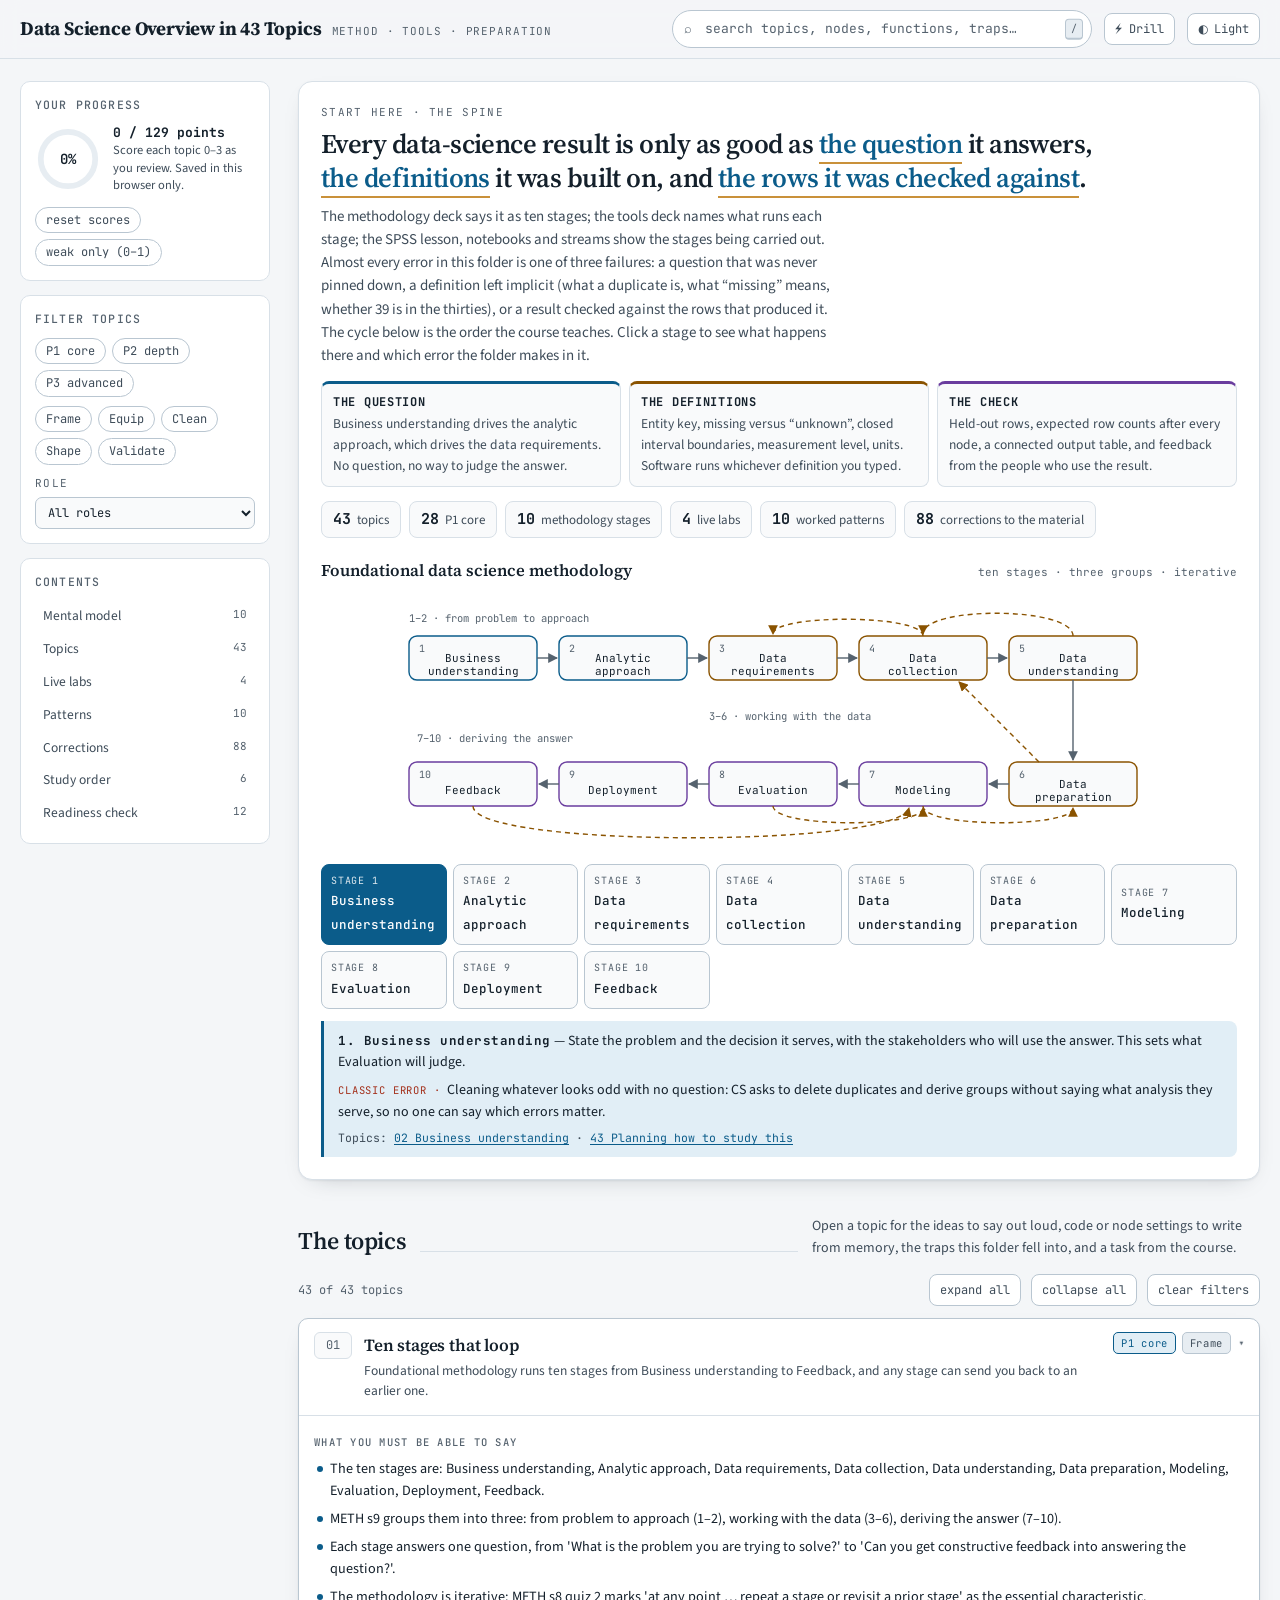
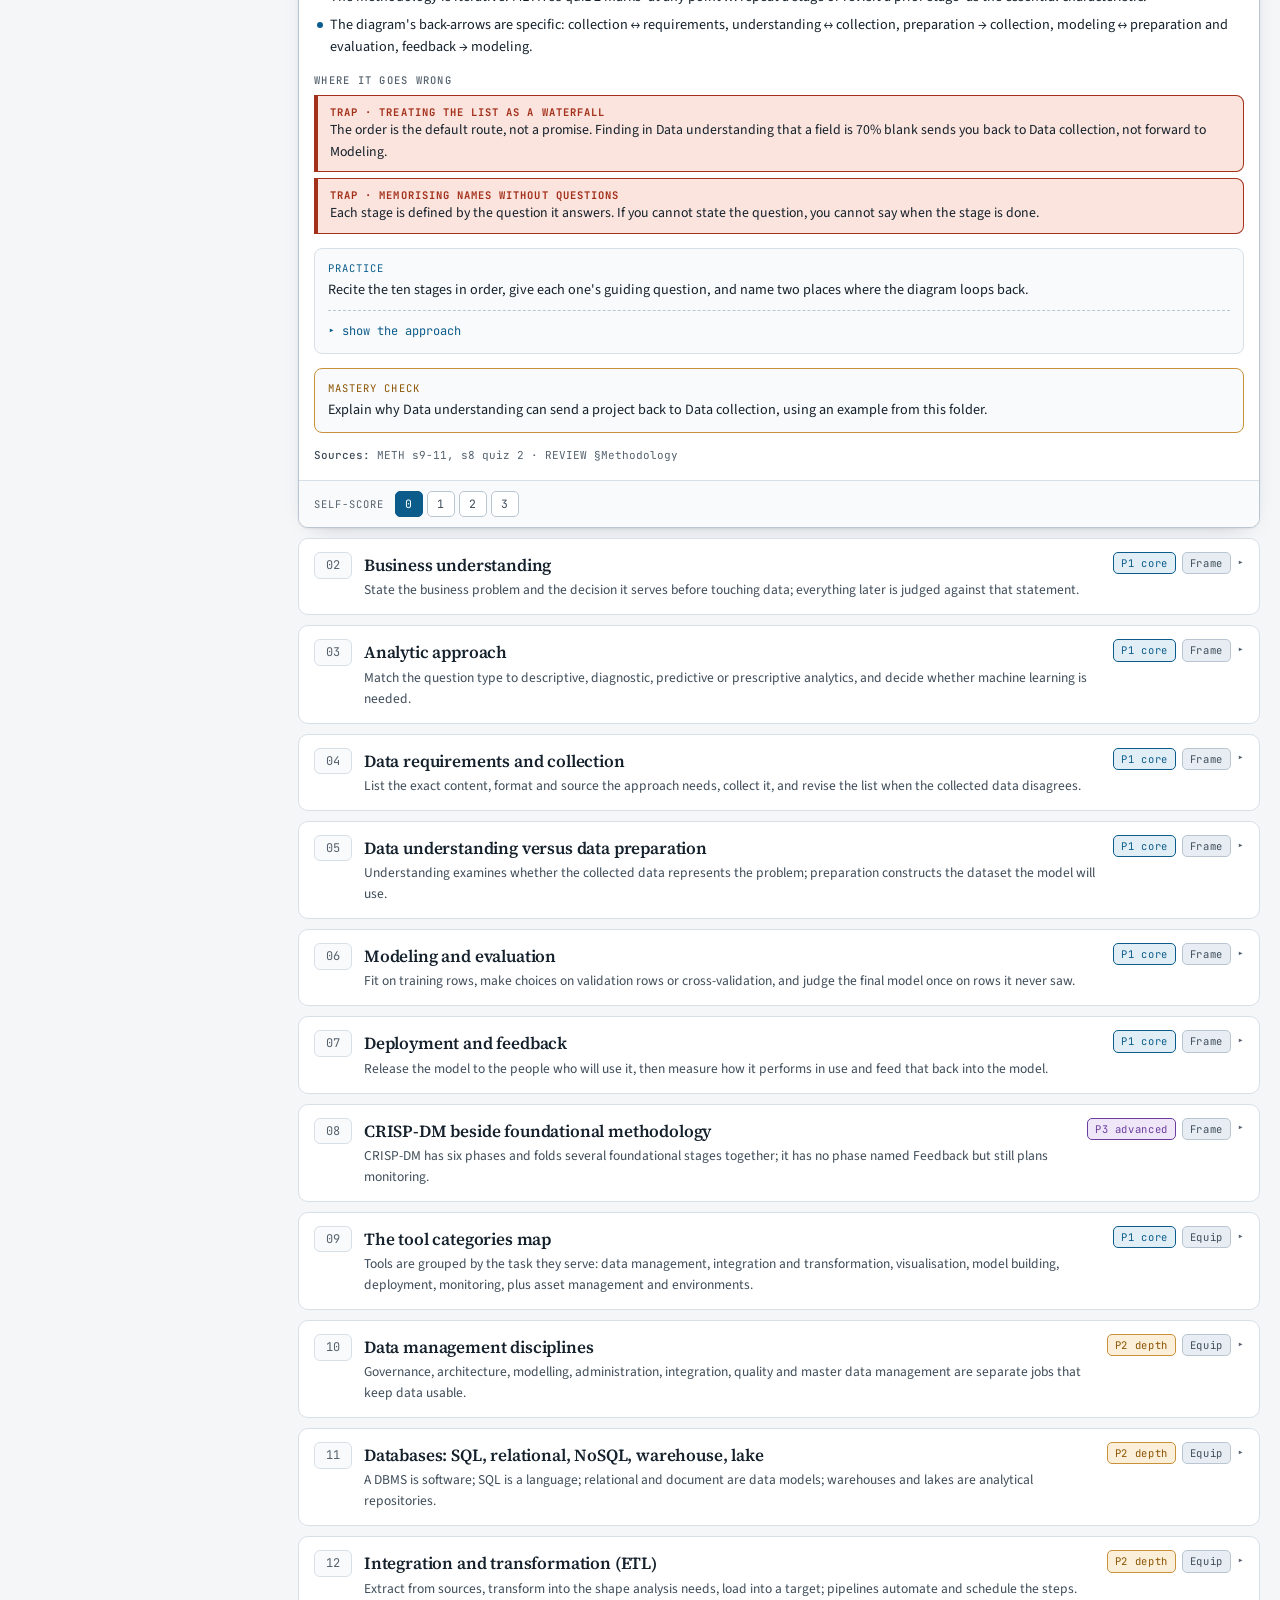
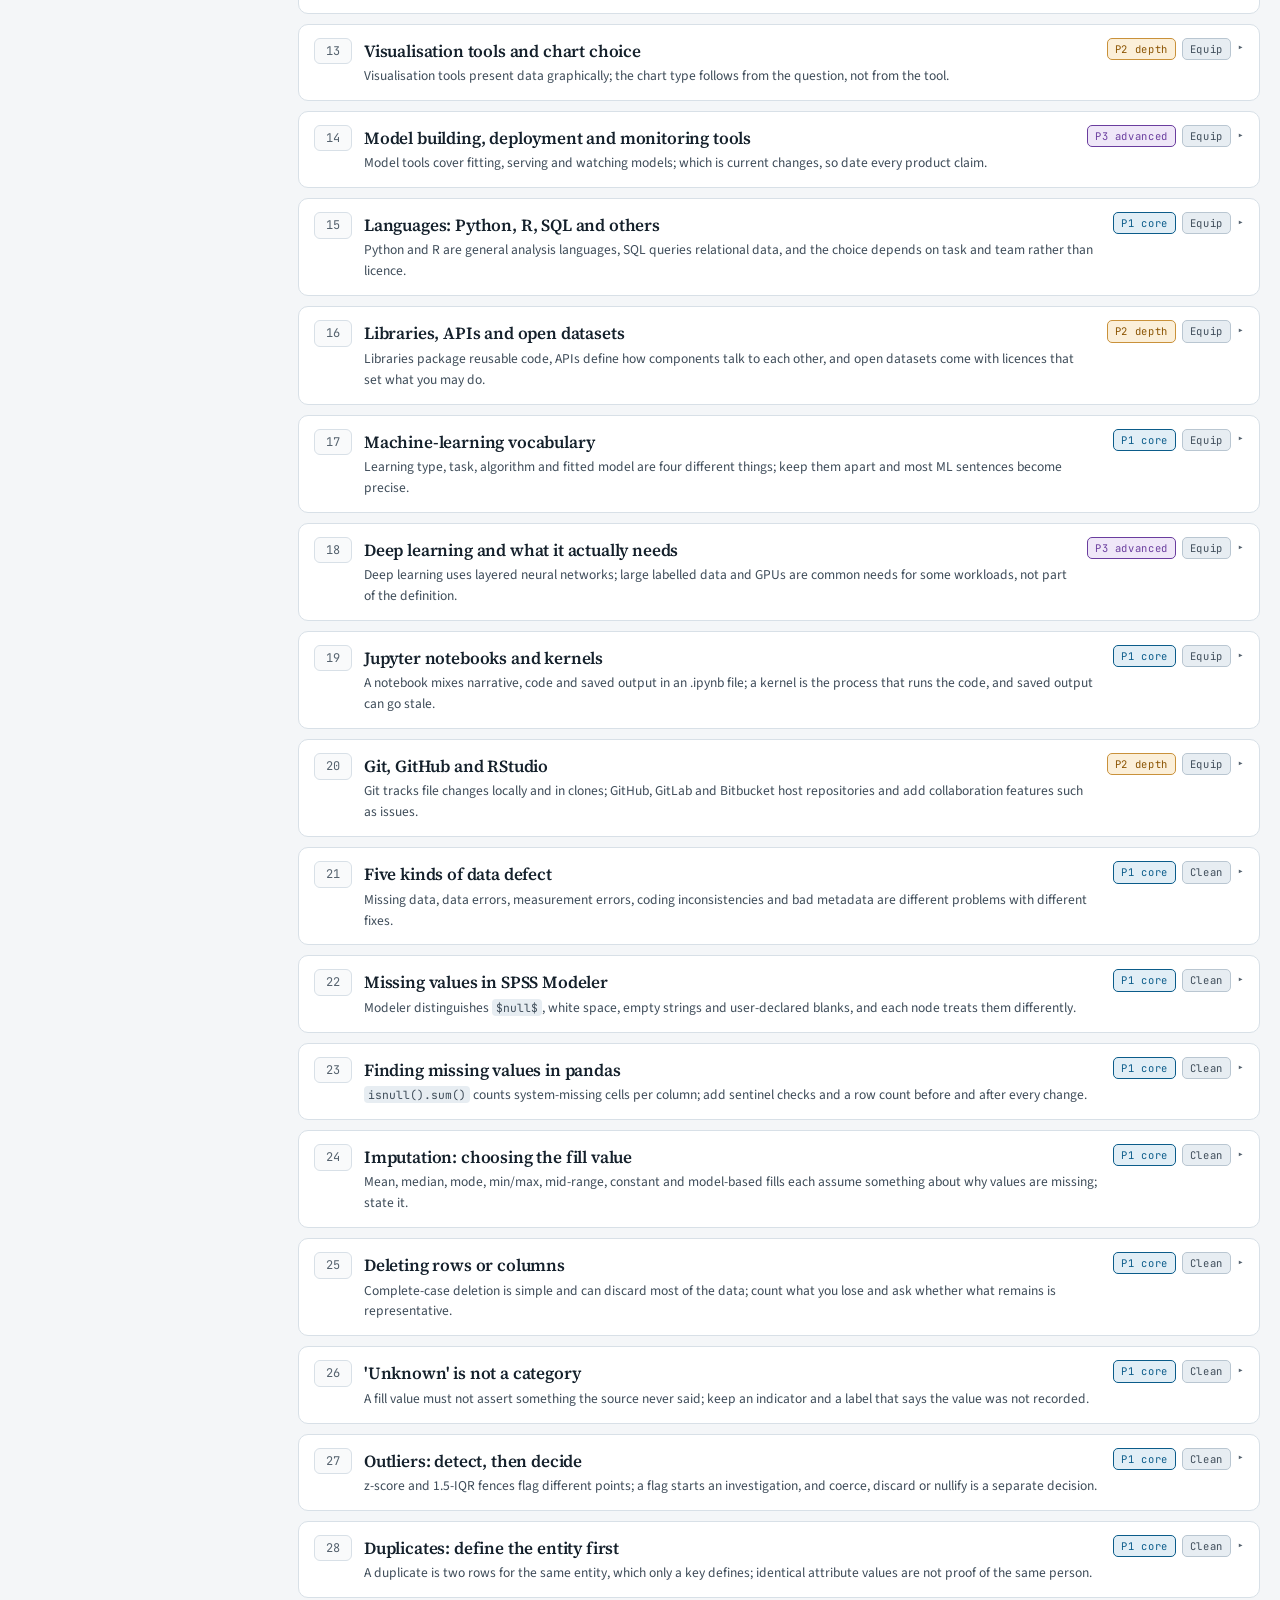
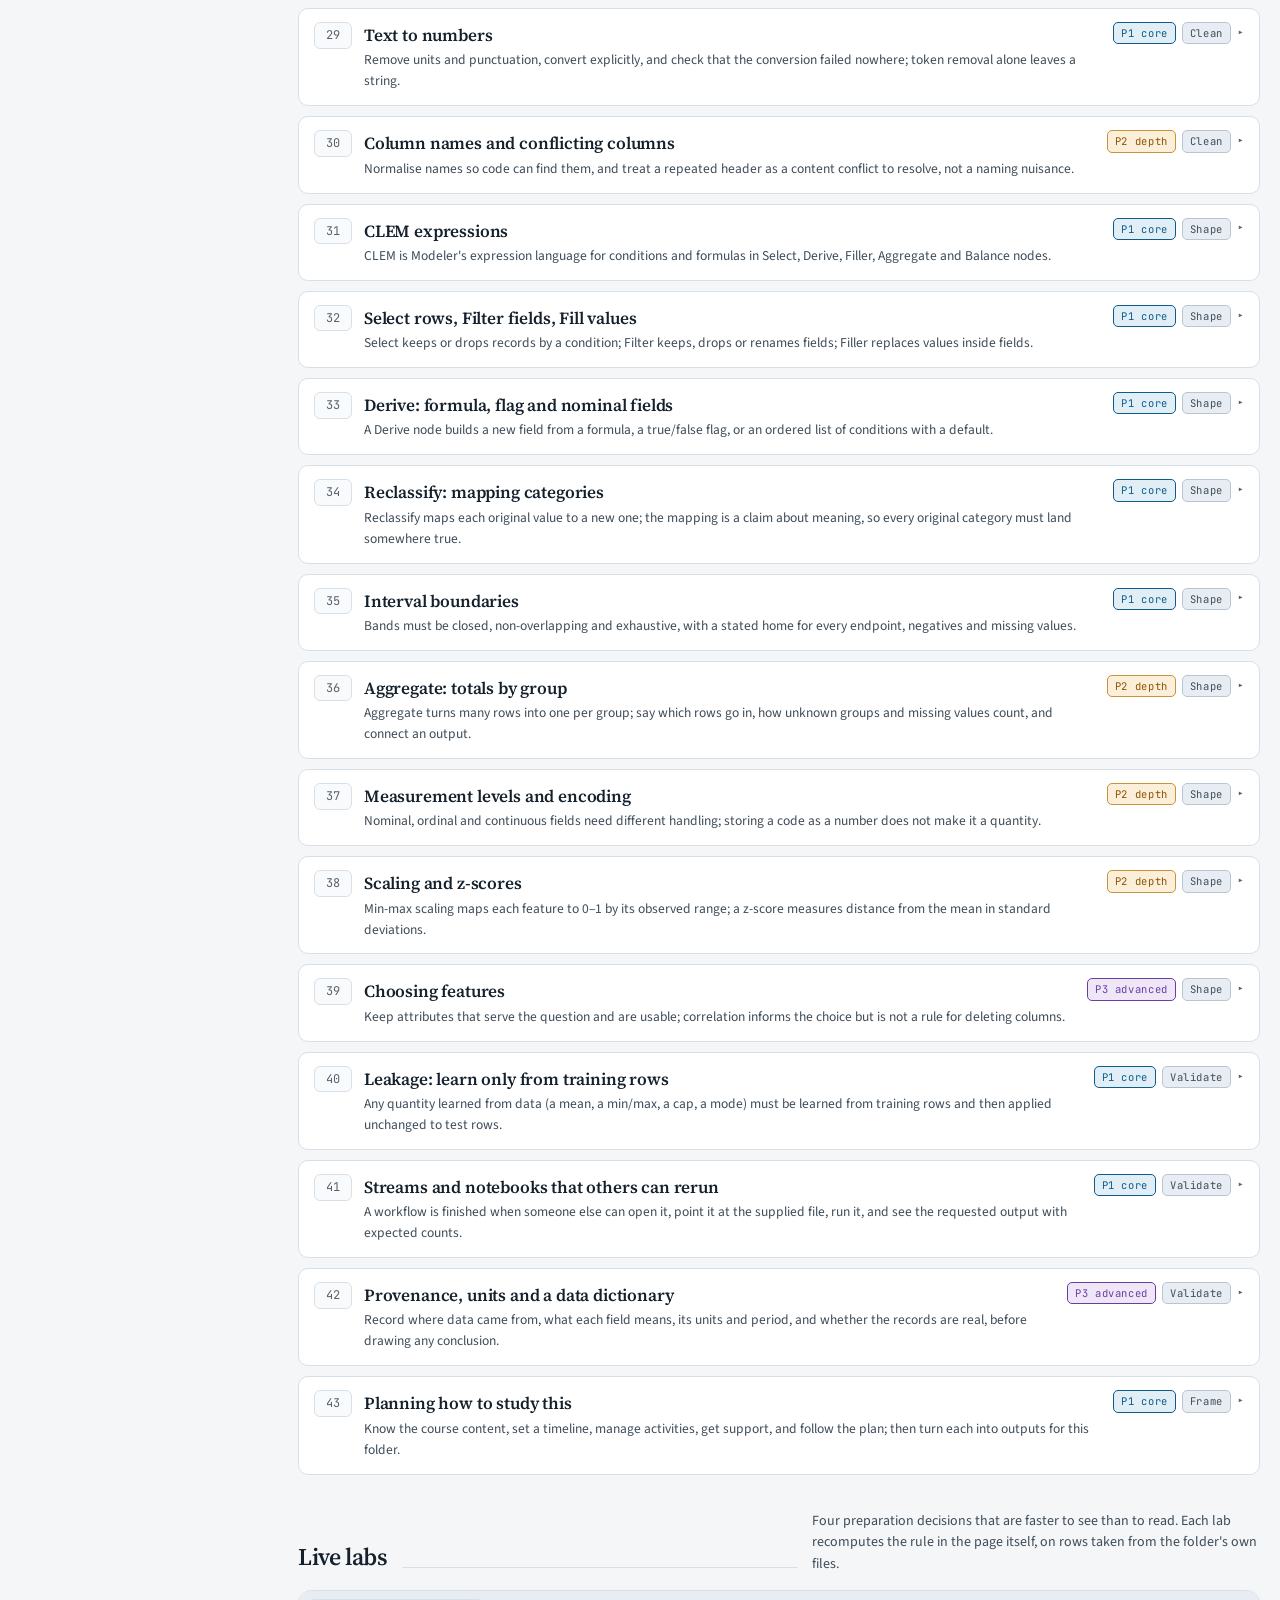
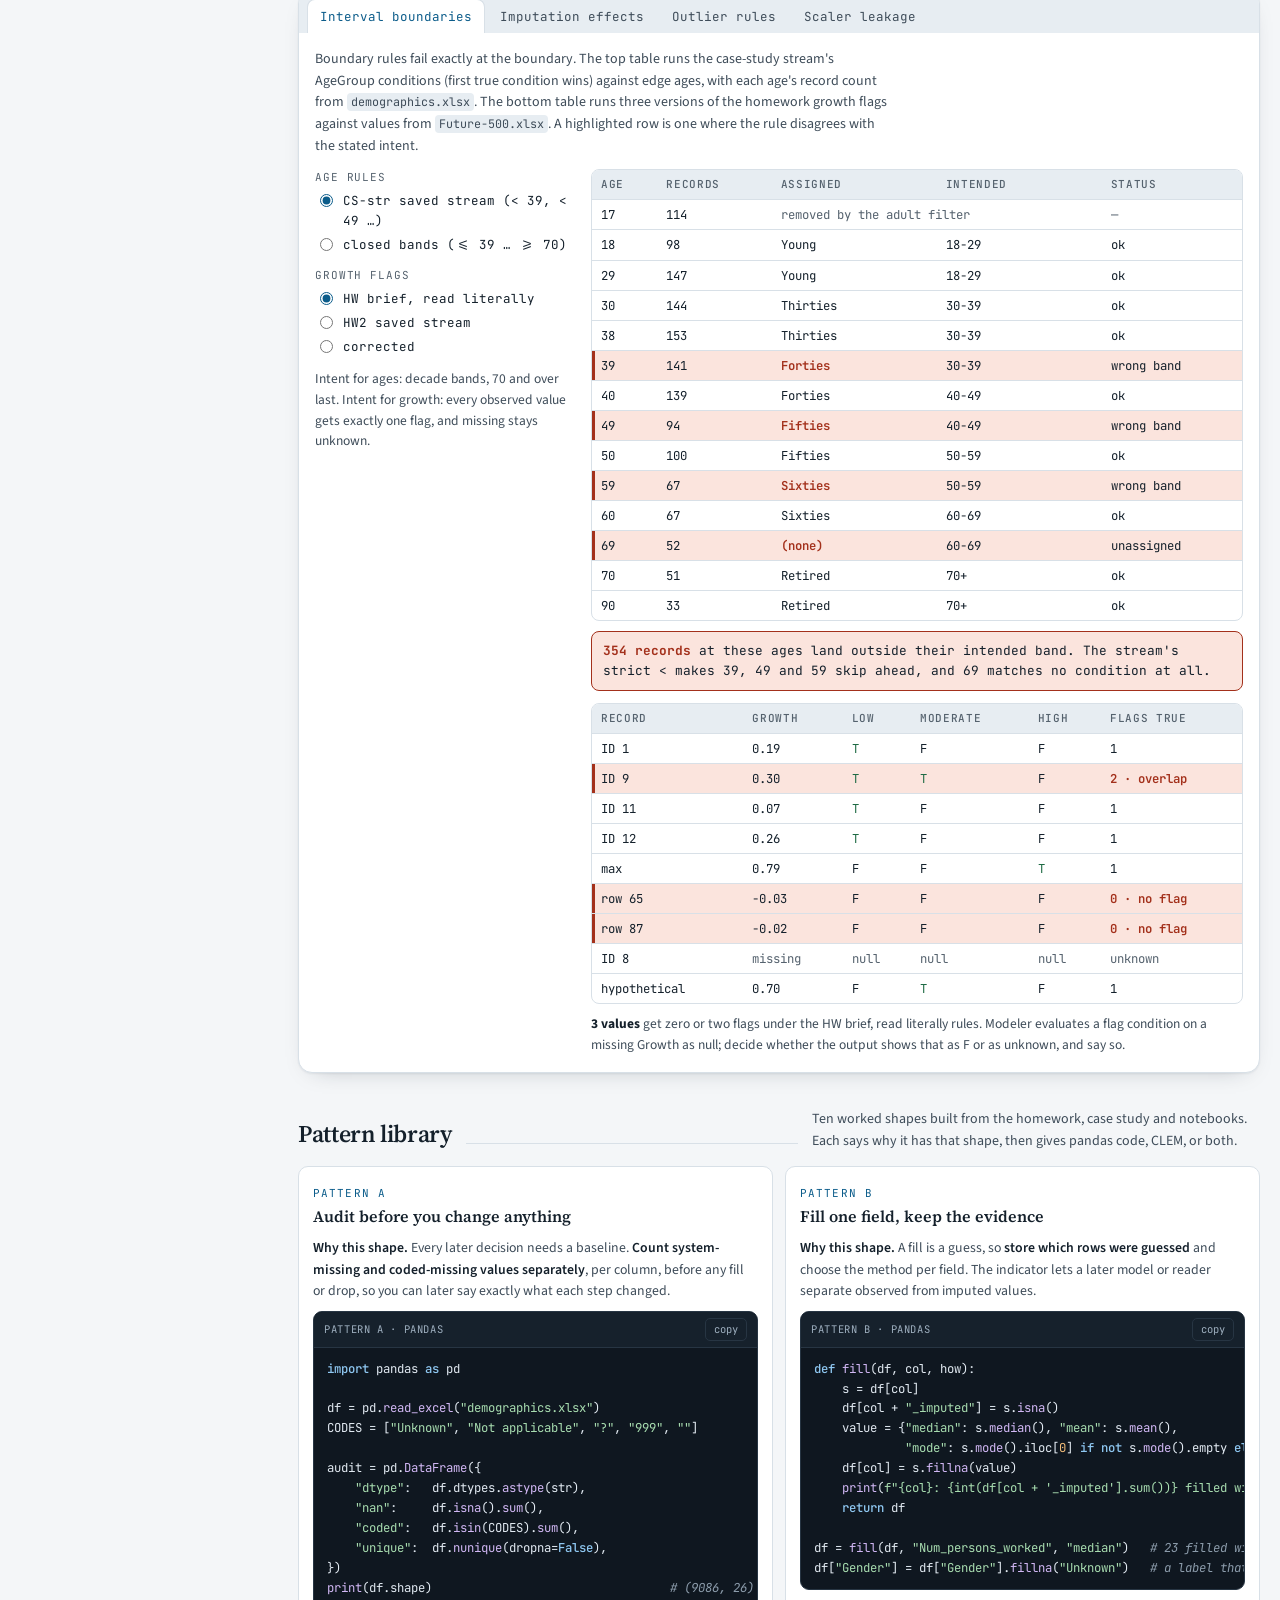
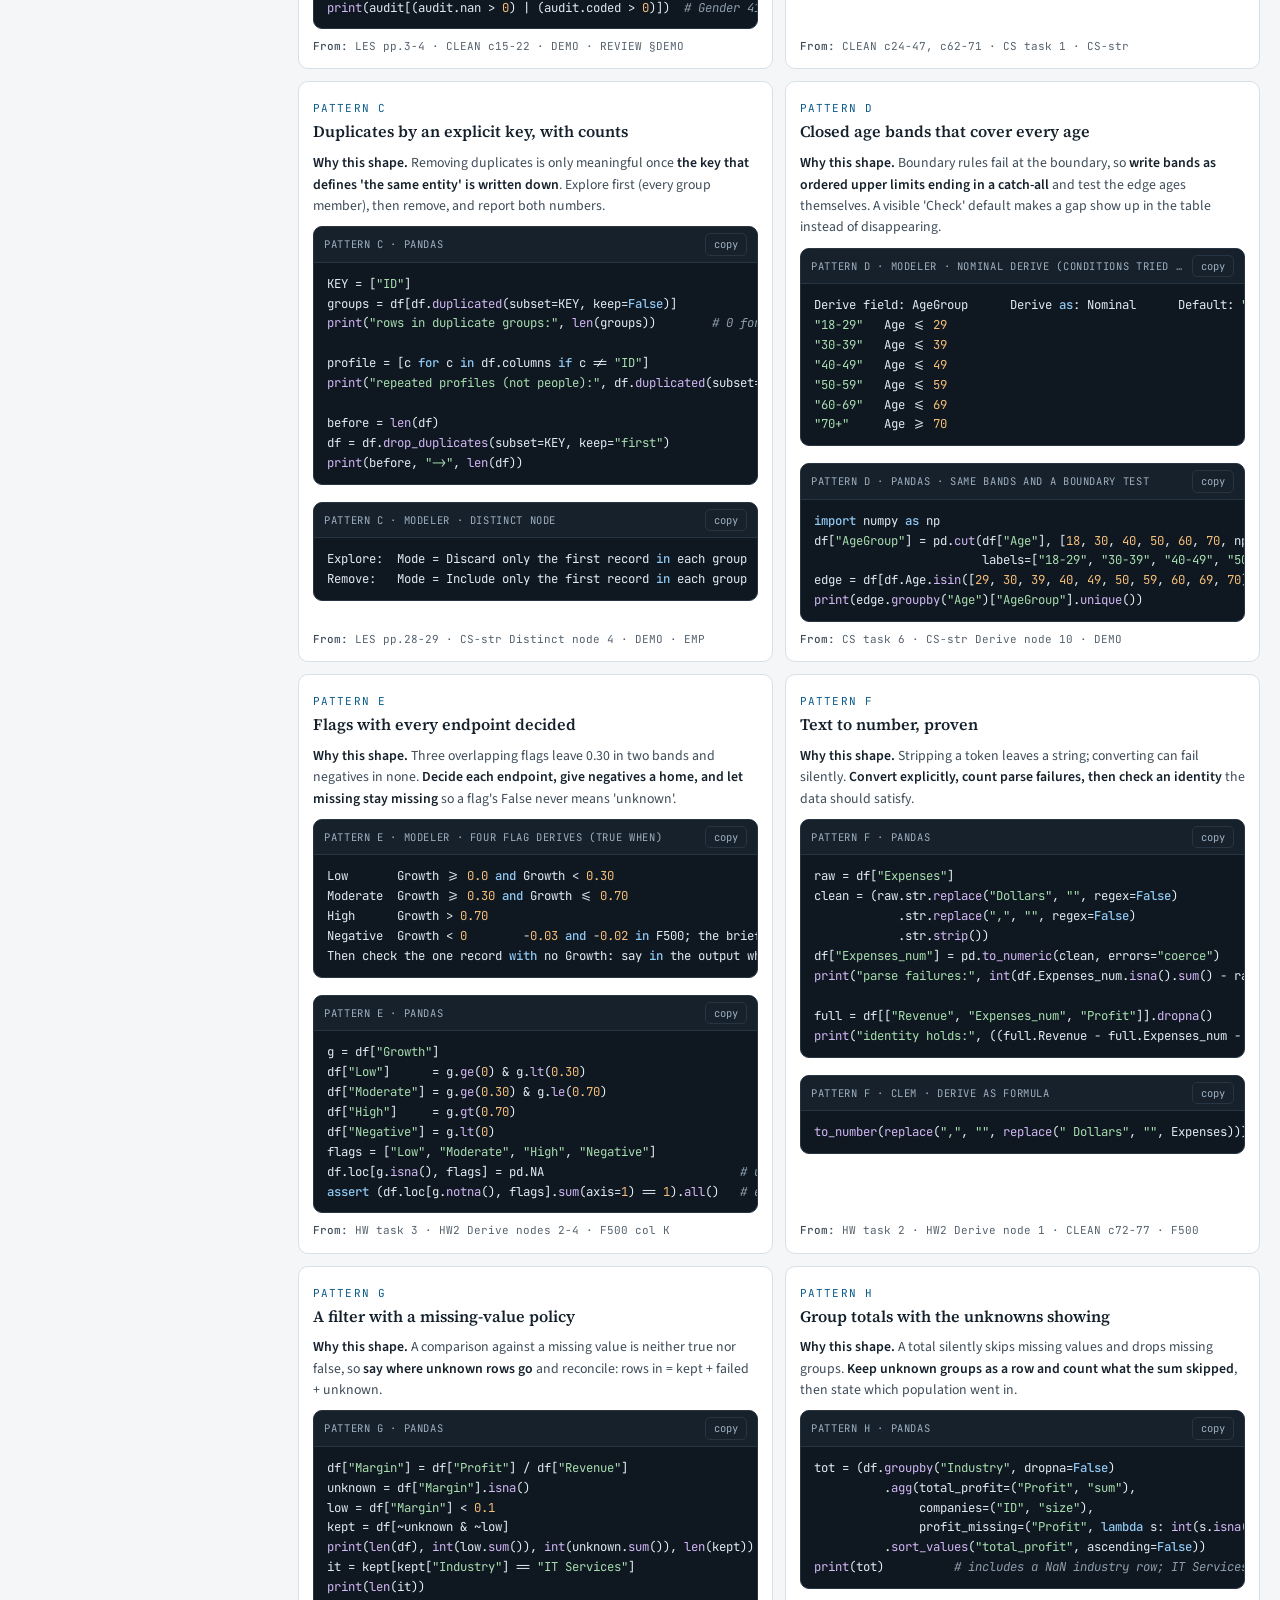
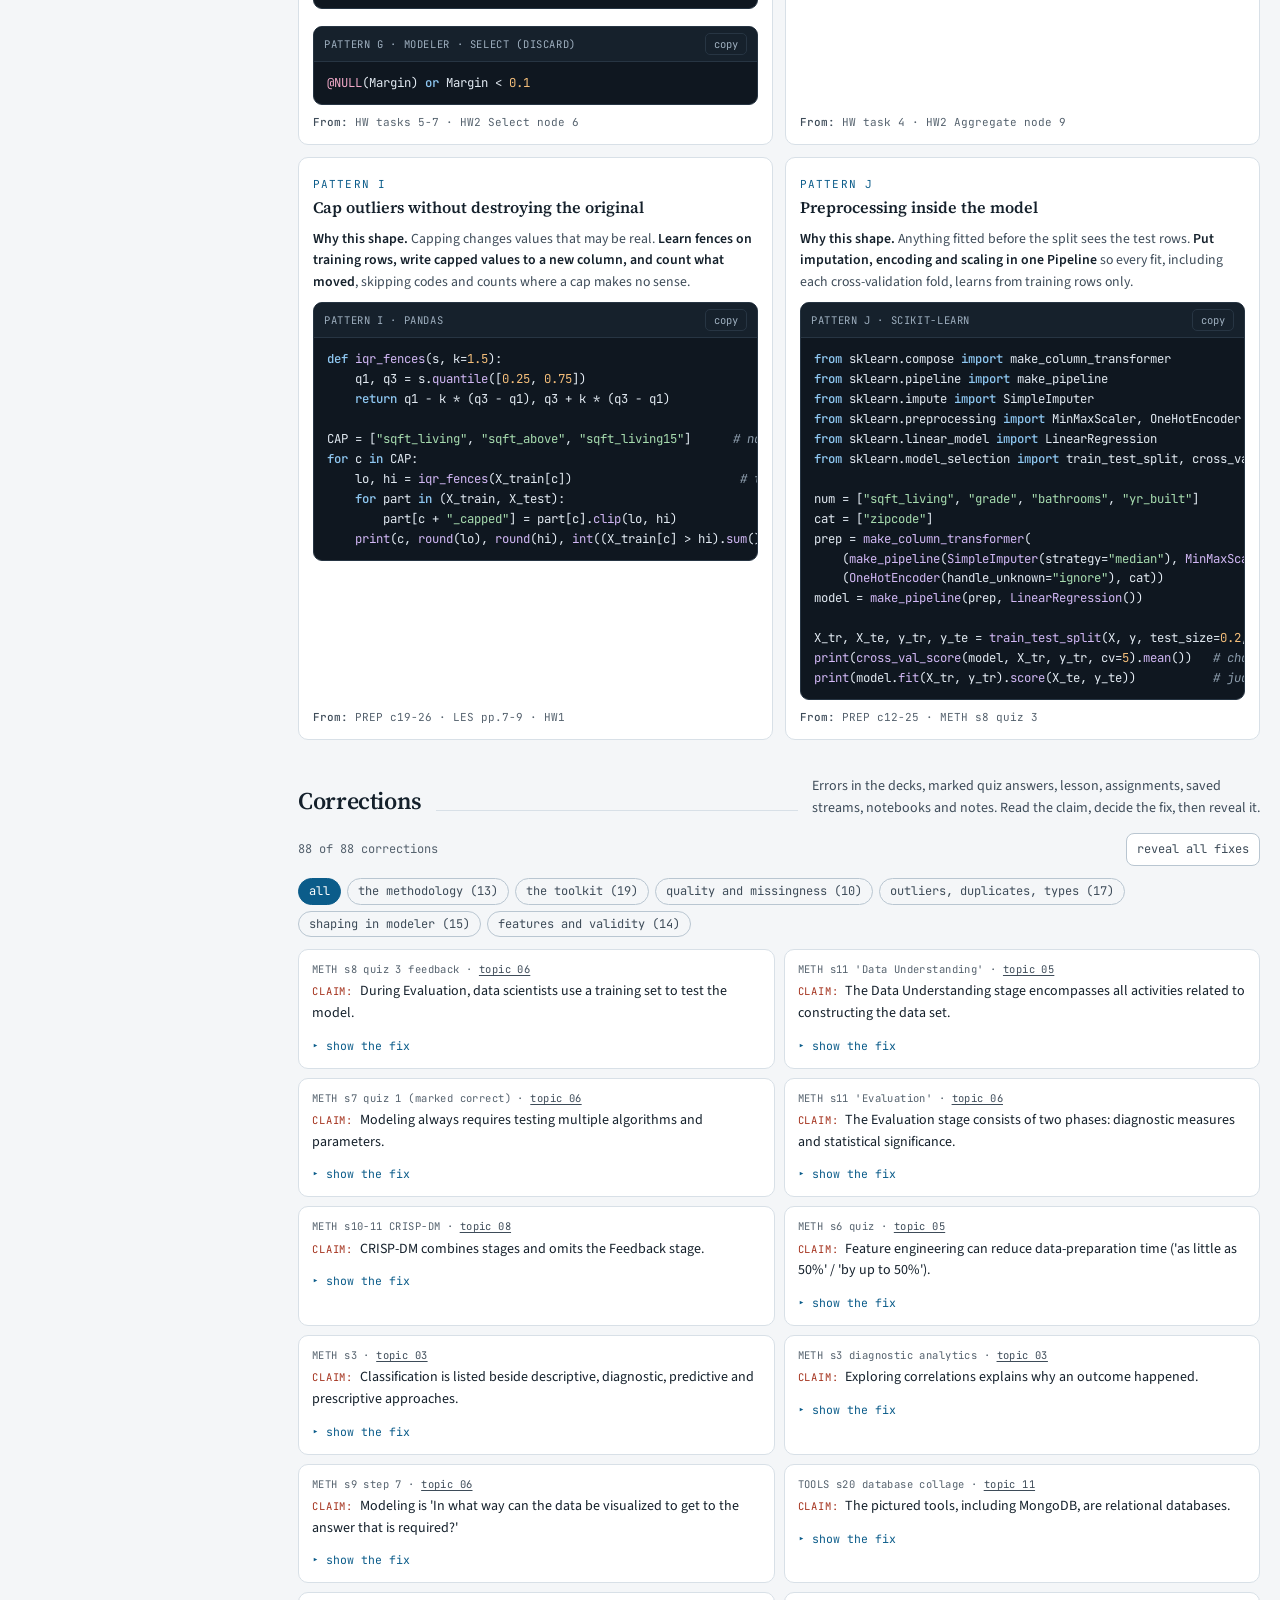
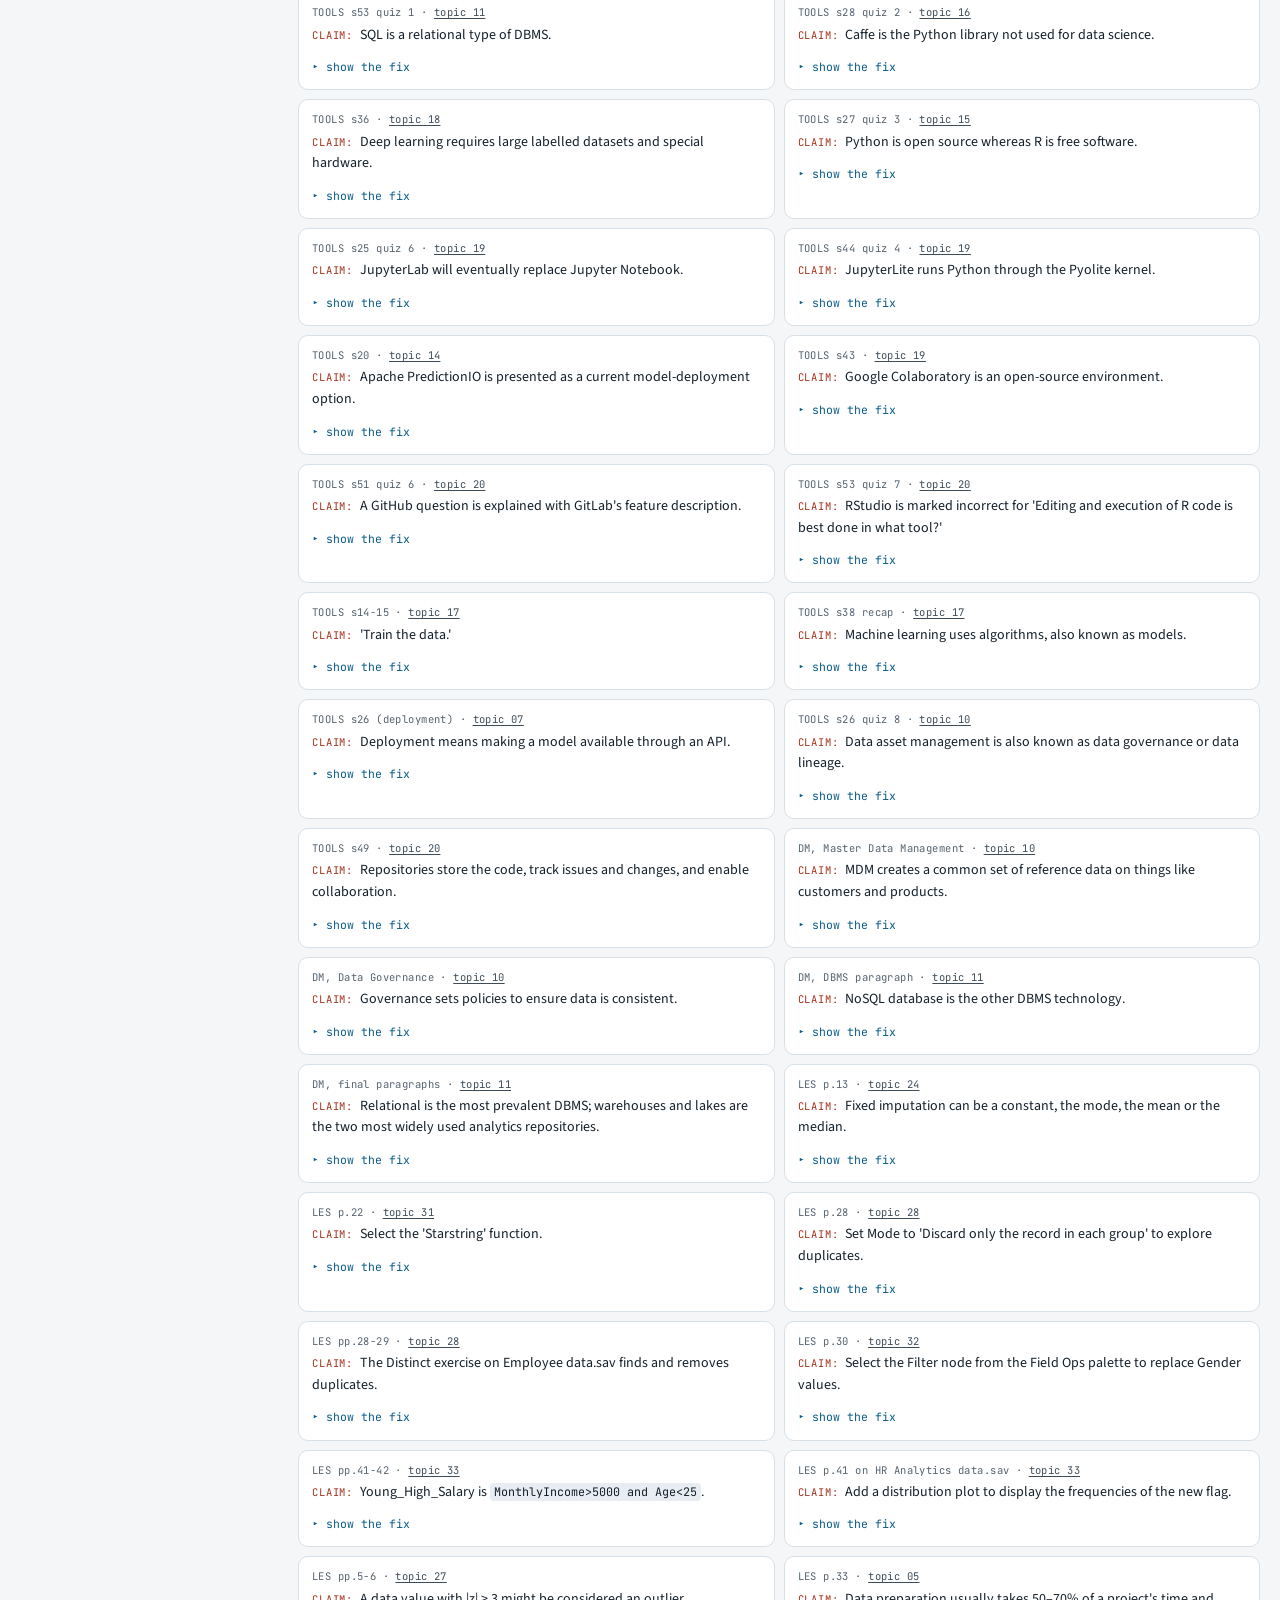
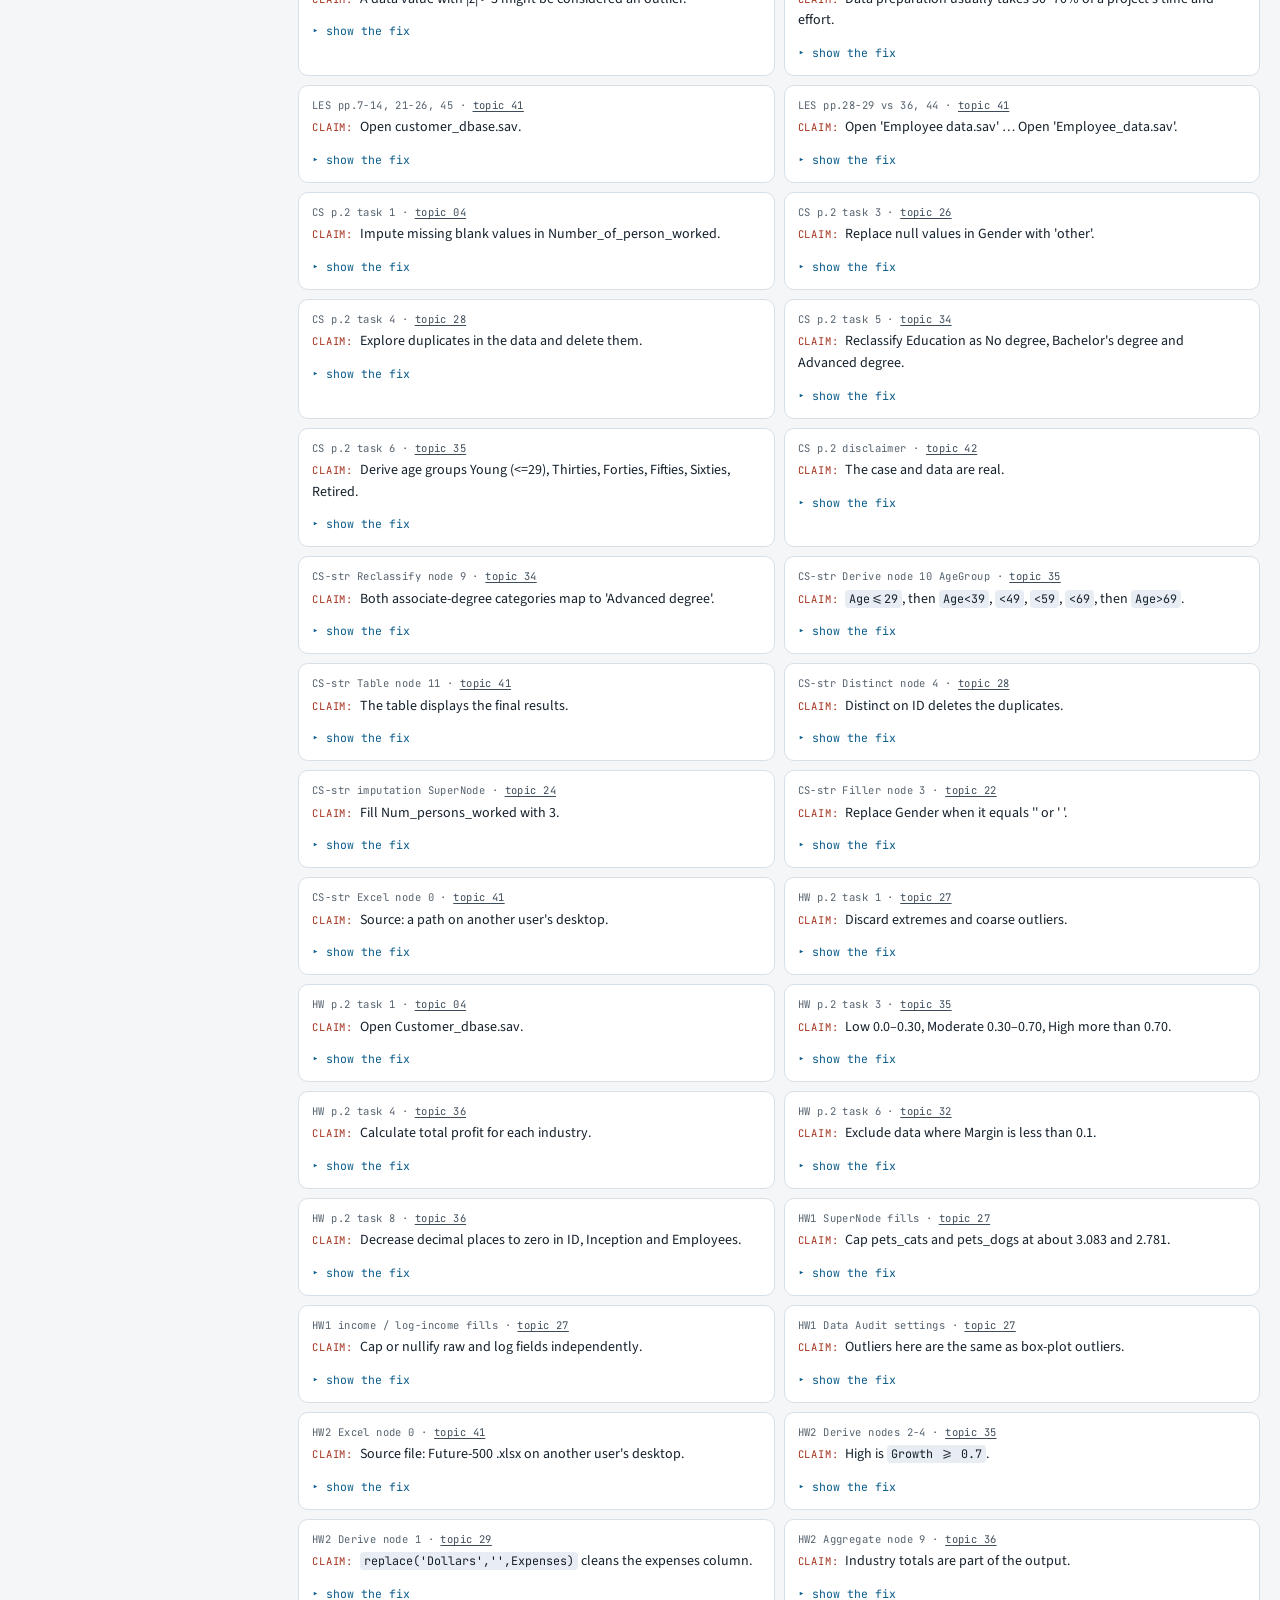
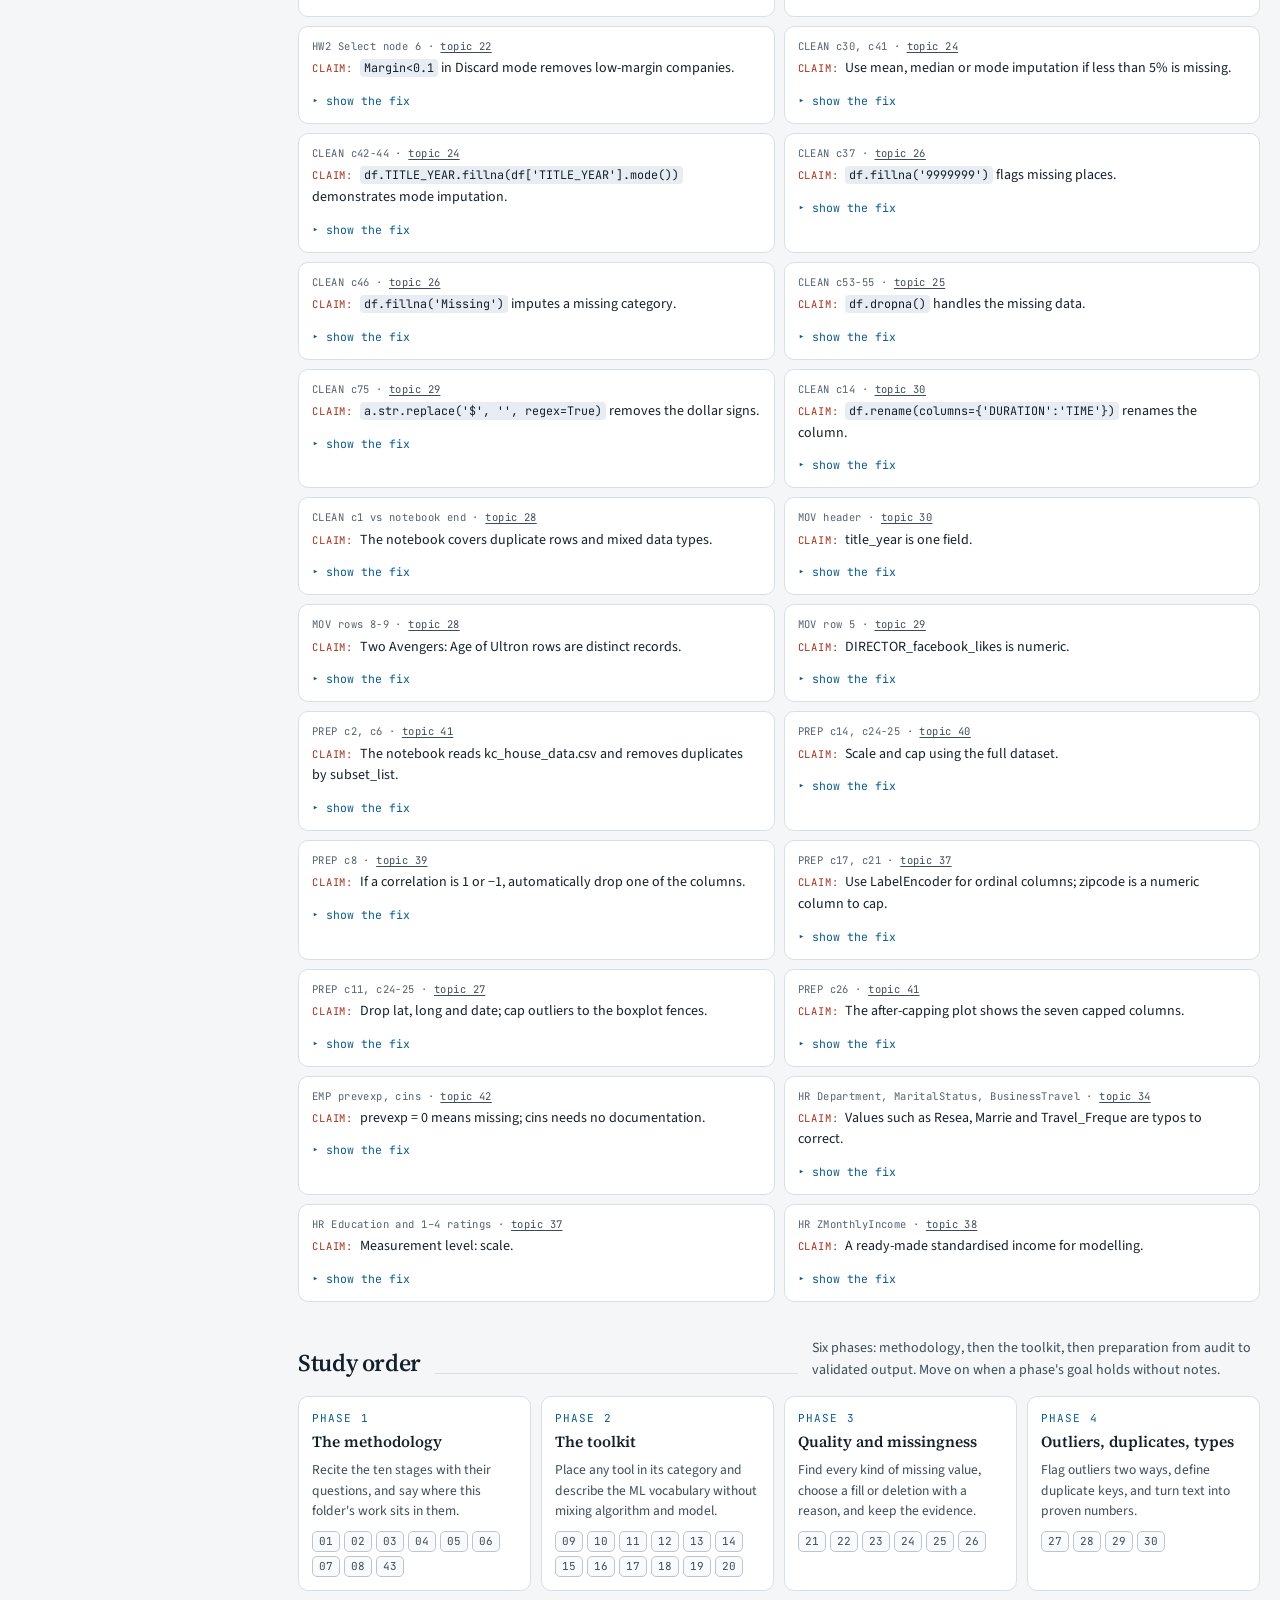
<file: data-science-overview/methodology-tools-and-preparation.html>
<!DOCTYPE html>
<html lang="en">
<head>
<meta charset="utf-8">
<meta name="viewport" content="width=device-width, initial-scale=1">
<meta name="description" content="Data science overview in 43 topics: the ten-stage methodology, the tool ecosystem, and hands-on data preparation in pandas and SPSS Modeler, with four live labs, ten worked patterns and 88 corrections to the course material.">
<title>Data Science Overview in 43 Topics</title>
<link rel="icon" href="data:,">
<script>
try { var m = localStorage.getItem("dsov.theme"); if (m === "light" || m === "dark") document.documentElement.setAttribute("data-theme", m); } catch (e) {}
</script>
<link rel="preconnect" href="https://fonts.gstatic.com" crossorigin>
<link rel="stylesheet" href="https://fonts.googleapis.com/css2?family=Source+Serif+4:opsz,wght@8..60,600;8..60,700&family=JetBrains+Mono:wght@400;500;600&family=Source+Sans+3:wght@400;500;600;700&display=swap">
<style>
:root{
  --bg:#F4F6F8; --surface:#FFFFFF; --surface-2:#E7EDF2; --surface-3:#F9FAFB;
  --ink:#14202B; --ink-2:#3E4C59; --ink-3:#55626E;
  --line:#D8E0E7; --line-2:#B9C6D1;
  --accent:#0B5C8A; --accent-2:#084A70; --accent-soft:#E1EEF6; --on-accent:#FFFFFF;
  --copper:#8A5300; --copper-soft:#FBEFD9; --copper-line:#C9913A;
  --teal:#6A3D9E; --teal-soft:#EFE7F8;
  --warn:#A3301B; --warn-soft:#FBE4DD;
  --ok:#1D6A43; --ok-soft:#DEF1E5;
  --code-bg:#0F1720; --code-surface:#16212C; --code-ink:#E2EAF2; --code-dim:#9EAFBF; --code-line:#273543;
  --code-kw:#8FC8F2; --code-str:#A8DDB0; --code-num:#F4BE7A; --code-fn:#D2B8F5; --code-com:#8C9CAB; --code-deco:#F2A9C8;
  --scrim:rgba(8,14,20,.6);
  --shadow:0 1px 2px rgba(20,32,43,.06), 0 8px 24px -16px rgba(20,32,43,.38);
  --shadow-lg:0 30px 70px -30px rgba(8,14,20,.6);
  --radius:10px; --radius-lg:14px; --radius-sm:6px;
  --sans:"Source Sans 3",ui-sans-serif,system-ui,"Segoe UI",Roboto,sans-serif;
  --serif:"Source Serif 4",Georgia,"Times New Roman",serif;
  --mono:"JetBrains Mono",ui-monospace,SFMono-Regular,Consolas,monospace;
  color-scheme:light;
}
@media (prefers-color-scheme:dark){
  :root:not([data-theme="light"]){
    --bg:#0E141A; --surface:#151D25; --surface-2:#1F2A34; --surface-3:#121920;
    --ink:#E6EDF3; --ink-2:#B3C0CC; --ink-3:#95A4B1;
    --line:#26323D; --line-2:#364552;
    --accent:#7CC0EC; --accent-2:#A5D4F3; --accent-soft:#122B3D; --on-accent:#06202F;
    --copper:#F0B45E; --copper-soft:#33260F; --copper-line:#8C6526;
    --teal:#C6A9F2; --teal-soft:#2A1F3D;
    --warn:#F49B84; --warn-soft:#3A1B14;
    --ok:#7DD6A4; --ok-soft:#133020;
    --code-bg:#0A1016; --code-surface:#111A22; --code-line:#223040;
    --scrim:rgba(0,0,0,.65);
    --shadow:0 1px 2px rgba(0,0,0,.4), 0 10px 26px -18px rgba(0,0,0,.9);
    --shadow-lg:0 30px 70px -30px rgba(0,0,0,.85);
    color-scheme:dark;
  }
}
:root[data-theme="dark"]{
  --bg:#0E141A; --surface:#151D25; --surface-2:#1F2A34; --surface-3:#121920;
  --ink:#E6EDF3; --ink-2:#B3C0CC; --ink-3:#95A4B1;
  --line:#26323D; --line-2:#364552;
  --accent:#7CC0EC; --accent-2:#A5D4F3; --accent-soft:#122B3D; --on-accent:#06202F;
  --copper:#F0B45E; --copper-soft:#33260F; --copper-line:#8C6526;
  --teal:#C6A9F2; --teal-soft:#2A1F3D;
  --warn:#F49B84; --warn-soft:#3A1B14;
  --ok:#7DD6A4; --ok-soft:#133020;
  --code-bg:#0A1016; --code-surface:#111A22; --code-line:#223040;
  --scrim:rgba(0,0,0,.65);
  --shadow:0 1px 2px rgba(0,0,0,.4), 0 10px 26px -18px rgba(0,0,0,.9);
  --shadow-lg:0 30px 70px -30px rgba(0,0,0,.85);
  color-scheme:dark;
}
*{box-sizing:border-box}
html{-webkit-text-size-adjust:100%}
body{margin:0;background:var(--bg);color:var(--ink);font-family:var(--sans);font-size:15.5px;line-height:1.55;
  -webkit-font-smoothing:antialiased;overflow-x:hidden}
h1,h2,h3,h4{font-family:var(--serif);font-weight:600;text-wrap:balance;margin:0}
a{color:var(--accent);text-underline-offset:2px}
button,input,select,textarea{font:inherit;color:inherit}
button{cursor:pointer}
:focus-visible{outline:2px solid var(--accent);outline-offset:2px;border-radius:4px}
code{font-family:var(--mono);font-size:.84em;background:var(--surface-2);padding:1px 4px;border-radius:4px;overflow-wrap:anywhere}
.eyebrow{font-family:var(--mono);font-size:11px;letter-spacing:.12em;text-transform:uppercase;color:var(--ink-3);margin:0}
.sr{position:absolute;width:1px;height:1px;padding:0;margin:-1px;overflow:hidden;clip:rect(0,0,0,0);white-space:nowrap;border:0}
[hidden]{display:none!important}

/* ---------- top bar ---------- */
.topbar{position:sticky;top:0;z-index:40;background:color-mix(in srgb,var(--bg) 90%,transparent);
  backdrop-filter:blur(10px);border-bottom:1px solid var(--line)}
.topbar-in{max-width:1280px;margin:0 auto;padding:10px 20px;display:flex;gap:12px;align-items:center;flex-wrap:wrap}
.brand{display:flex;align-items:baseline;gap:10px;margin-right:auto;min-width:0}
.brand b{font-family:var(--serif);font-size:19px;letter-spacing:-.01em;white-space:nowrap}
.brand b i{font-style:normal}
.brand span{font-family:var(--mono);font-size:11px;color:var(--ink-3);letter-spacing:.08em;white-space:nowrap}
.search{position:relative;flex:1 1 240px;max-width:420px;min-width:0}
.search input{width:100%;padding:8px 34px 8px 32px;border:1px solid var(--line-2);border-radius:999px;background:var(--surface);
  color:var(--ink);font-family:var(--mono);font-size:13px}
.search input::placeholder{color:var(--ink-3)}
.search .mag{position:absolute;left:12px;top:50%;transform:translateY(-50%);color:var(--ink-3);font-size:13px;pointer-events:none}
.search kbd{position:absolute;right:9px;top:50%;transform:translateY(-50%)}
kbd{font-family:var(--mono);font-size:10px;border:1px solid var(--line-2);border-bottom-width:2px;border-radius:4px;
  padding:1px 5px;color:var(--ink-3);background:var(--surface-2)}
.iconbtn{background:var(--surface);border:1px solid var(--line-2);border-radius:8px;padding:6px 10px;font-size:12px;
  font-family:var(--mono);color:var(--ink-2);display:inline-flex;gap:6px;align-items:center;white-space:nowrap}
.iconbtn:hover{border-color:var(--accent);color:var(--accent)}

/* ---------- shell ---------- */
.shell{max-width:1280px;margin:0 auto;padding:22px 20px 64px;display:grid;grid-template-columns:250px minmax(0,1fr);
  gap:28px;align-items:start}
@media (max-width:920px){.shell{grid-template-columns:minmax(0,1fr);gap:20px}}
.rail{position:sticky;top:72px;display:flex;flex-direction:column;gap:14px;max-height:calc(100vh - 88px);overflow-y:auto;padding-bottom:4px}
@media (max-width:920px){.rail{position:static;max-height:none;overflow:visible}}
.railbox{background:var(--surface);border:1px solid var(--line);border-radius:var(--radius);padding:14px}
.railbox h4{font-size:11.5px;font-family:var(--mono);letter-spacing:.1em;text-transform:uppercase;color:var(--ink-3);
  font-weight:500;margin-bottom:10px}
.chips{display:flex;flex-wrap:wrap;gap:6px}
.chip{border:1px solid var(--line-2);background:transparent;border-radius:999px;padding:3px 10px;font-size:12px;
  font-family:var(--mono);color:var(--ink-2);transition:.12s}
.chip:hover{border-color:var(--accent);color:var(--accent)}
.chip[aria-pressed="true"]{background:var(--accent);border-color:var(--accent);color:var(--on-accent)}
.ringwrap{display:flex;align-items:center;gap:12px}
.ring{width:66px;height:66px;flex:none}
.ring circle{fill:none;stroke-width:7}
.ring .bg{stroke:var(--surface-2)}
.ring .fg{stroke:var(--accent);stroke-linecap:round;transition:stroke-dasharray .4s ease}
.ringnum{font-family:var(--mono);font-size:17px;font-weight:600;fill:var(--ink)}
.ringlab{font-size:12.5px;color:var(--ink-2);line-height:1.4}
.ringlab b{display:block;font-family:var(--mono);font-size:13px;color:var(--ink)}
.navlist{display:flex;flex-direction:column;gap:2px}
.navlist a{display:flex;justify-content:space-between;gap:8px;padding:5px 8px;border-radius:6px;text-decoration:none;
  color:var(--ink-2);font-size:13.5px}
.navlist a:hover{background:var(--surface-2);color:var(--ink)}
.navlist a i{font-family:var(--mono);font-style:normal;font-size:11px;color:var(--ink-3)}
.rolesel{width:100%;padding:6px 8px;border:1px solid var(--line-2);border-radius:7px;background:var(--surface-3);
  font-family:var(--mono);font-size:12px;color:var(--ink)}

/* ---------- sections ---------- */
section{scroll-margin-top:84px}
.card{scroll-margin-top:84px}
.sechead{display:flex;align-items:flex-end;gap:14px;flex-wrap:wrap;margin:36px 0 14px}
.sechead h2{font-size:24px;letter-spacing:-.015em}
.sechead p{margin:0;color:var(--ink-2);font-size:14px;max-width:64ch}
.rule{height:1px;background:var(--line);flex:1 1 40px;margin-bottom:8px;min-width:20px}

/* ---------- hero ---------- */
.hero{background:var(--surface);border:1px solid var(--line);border-radius:var(--radius-lg);padding:22px;box-shadow:var(--shadow)}
.hero h2{font-size:27px;letter-spacing:-.02em;margin-top:6px;line-height:1.25}
.hero h2 em{font-style:normal;color:var(--accent);border-bottom:2px solid var(--copper-line)}
.hero p.lede{margin:10px 0 0;color:var(--ink-2);max-width:74ch;font-size:15px}
.spine3{display:grid;gap:8px;margin-top:14px}
@media (min-width:700px){.spine3{grid-template-columns:repeat(3,minmax(0,1fr))}}
.spine3 div{border:1px solid var(--line);border-top:3px solid var(--accent);border-radius:8px;padding:9px 11px;background:var(--surface-3);font-size:13.5px;color:var(--ink-2)}
.spine3 div:nth-child(2){border-top-color:var(--copper)}
.spine3 div:nth-child(3){border-top-color:var(--teal)}
.spine3 b{display:block;font-family:var(--mono);font-size:12px;letter-spacing:.06em;text-transform:uppercase;color:var(--ink);margin-bottom:2px}
.statrow{display:flex;flex-wrap:wrap;gap:8px;margin-top:14px}
.stat{border:1px solid var(--line);border-radius:8px;padding:6px 11px;background:var(--surface-3);font-size:13px;color:var(--ink-2)}
.stat b{font-family:var(--mono);font-size:15px;color:var(--ink);margin-right:6px}
.pipehead{display:flex;justify-content:space-between;align-items:baseline;gap:10px;flex-wrap:wrap;margin:20px 0 8px}
.pipehead h3{font-size:16.5px}
.pipehead p{margin:0;font-family:var(--mono);font-size:11px;color:var(--ink-3)}
svg.cycle{width:100%;height:auto;display:block;max-width:760px;margin:4px auto 10px}
svg.cycle .nd{fill:var(--surface-3);stroke:var(--line-2);stroke-width:1.4}
svg.cycle .nd.grp1{stroke:var(--accent)}
svg.cycle .nd.grp2{stroke:var(--copper)}
svg.cycle .nd.grp3{stroke:var(--teal)}
svg.cycle text{font-family:var(--mono);font-size:11px;fill:var(--ink)}
svg.cycle .num{fill:var(--ink-3);font-size:10px}
svg.cycle .ar{stroke:var(--ink-3);stroke-width:1.4;fill:none}
svg.cycle .back{stroke:var(--copper);stroke-width:1.4;fill:none;stroke-dasharray:5 4}
svg.cycle .ah{fill:var(--ink-3)}
svg.cycle .ahb{fill:var(--copper)}
svg.cycle .cap{fill:var(--ink-3);font-size:10.5px}
.pipe{display:grid;grid-template-columns:repeat(auto-fit,minmax(118px,1fr));gap:6px}
.stage{border:1px solid var(--line-2);background:var(--surface-3);border-radius:8px;padding:8px 9px;text-align:left;transition:.14s;position:relative}
.stage:hover{border-color:var(--accent)}
.stage[aria-pressed="true"]{background:var(--accent);border-color:var(--accent);color:var(--on-accent)}
.stage[aria-pressed="true"] em{color:var(--on-accent);opacity:.85}
.stage em{display:block;font-style:normal;font-family:var(--mono);font-size:10px;color:var(--ink-3);letter-spacing:.08em}
.stage span{font-family:var(--mono);font-size:12.5px;font-weight:500}
.stagenote{margin-top:12px;border-left:3px solid var(--accent);background:var(--accent-soft);border-radius:0 8px 8px 0;
  padding:10px 14px;font-size:14px;color:var(--ink)}
.stagenote b{font-family:var(--mono);font-size:12.5px;letter-spacing:.04em}
.stagenote .err{display:block;margin-top:6px;color:var(--ink)}
.stagenote .err::before{content:"Classic error · ";font-family:var(--mono);font-size:10.5px;letter-spacing:.08em;text-transform:uppercase;color:var(--warn)}
.stagenote .tl{display:block;margin-top:6px;font-family:var(--mono);font-size:11.5px;color:var(--ink-2)}

/* ---------- toolbar ---------- */
.toolbar{display:flex;gap:10px;align-items:center;flex-wrap:wrap;margin-bottom:12px}
.count{font-family:var(--mono);font-size:12px;color:var(--ink-3);margin-right:auto}

/* ---------- topic cards ---------- */
.topics{display:flex;flex-direction:column;gap:10px}
.card{background:var(--surface);border:1px solid var(--line);border-radius:var(--radius);overflow:hidden}
.card.open{border-color:var(--line-2);box-shadow:var(--shadow)}
.card > .head{display:grid;grid-template-columns:38px minmax(0,1fr) auto;gap:12px;align-items:start;width:100%;
  background:none;border:0;padding:13px 15px;text-align:left}
.card > .head:hover .title{color:var(--accent)}
.num{font-family:var(--mono);font-size:12px;color:var(--ink-3);border:1px solid var(--line);border-radius:6px;
  padding:3px 0;text-align:center;background:var(--surface-3)}
.card.done .num{background:var(--accent);border-color:var(--accent);color:var(--on-accent)}
.title{font-family:var(--serif);font-size:17px;font-weight:600;letter-spacing:-.01em;display:block}
.sub{color:var(--ink-2);font-size:13.5px;margin-top:2px;display:block}
.meta{display:flex;gap:6px;align-items:center;flex-wrap:wrap;justify-content:flex-end}
@media (max-width:560px){
  .card > .head{grid-template-columns:34px minmax(0,1fr);gap:10px}
  .card > .head .meta{grid-column:2;justify-content:flex-start}
}
.badge{font-family:var(--mono);font-size:10.5px;letter-spacing:.06em;padding:2px 7px;border-radius:5px;border:1px solid;white-space:nowrap}
.b-p1{color:var(--accent);border-color:var(--accent);background:var(--accent-soft)}
.b-p2{color:var(--copper);border-color:var(--copper-line);background:var(--copper-soft)}
.b-p3{color:var(--teal);border-color:var(--teal);background:var(--teal-soft)}
.b-cat{color:var(--ink-2);border-color:var(--line-2);background:var(--surface-2)}
.caret{font-family:var(--mono);color:var(--ink-3);font-size:12px;transition:transform .18s;display:inline-block}
.card.open .caret{transform:rotate(90deg)}
.body{border-top:1px solid var(--line);padding:10px 15px 15px;display:grid;gap:14px}
.split{display:grid;gap:16px}
@media (min-width:860px){.split.two{grid-template-columns:minmax(0,1fr) minmax(0,1.05fr);align-items:start}}
.block{min-width:0}
.block h5{font-family:var(--mono);font-size:10.5px;letter-spacing:.12em;text-transform:uppercase;color:var(--ink-3);
  font-weight:500;margin:14px 0 7px}
.block h5:first-child{margin-top:8px}
ul.points{margin:0;padding-left:0;list-style:none;display:grid;gap:6px}
ul.points li{padding-left:16px;position:relative;font-size:14.2px;color:var(--ink)}
ul.points li::before{content:"";position:absolute;left:3px;top:.62em;width:6px;height:6px;border-radius:50%;background:var(--accent)}
.trap{border:1px solid var(--warn);border-left-width:4px;background:var(--warn-soft);border-radius:0 8px 8px 0;padding:8px 12px;font-size:13.8px}
.trap + .trap{margin-top:6px}
.trap b{color:var(--warn);font-family:var(--mono);font-size:10.5px;letter-spacing:.1em;text-transform:uppercase;display:block}
.trap b::before{content:"Trap · "}
.prompt{background:var(--surface-3);border:1px solid var(--line);border-radius:8px;padding:11px 13px;font-size:14.2px}
.prompt .tag{font-family:var(--mono);font-size:10.5px;letter-spacing:.1em;text-transform:uppercase;color:var(--accent);display:block;margin-bottom:3px}
.prompt.mastery{border-color:var(--copper-line)}
.prompt.mastery .tag{color:var(--copper)}
details.rev{margin-top:9px;border-top:1px dashed var(--line-2);padding-top:9px}
details.rev > summary{cursor:pointer;font-family:var(--mono);font-size:12px;color:var(--accent);list-style:none;display:inline-block}
details.rev > summary::-webkit-details-marker{display:none}
details.rev > summary::before{content:"▸ "}
details.rev[open] > summary::before{content:"▾ "}
details.rev .ans{margin-top:8px;font-size:14px;color:var(--ink-2)}
.cardfoot{display:flex;gap:10px;align-items:center;flex-wrap:wrap;border-top:1px solid var(--line);
  margin:2px -15px -15px;padding:10px 15px;background:var(--surface-3)}
.scorelab{font-family:var(--mono);font-size:10.5px;letter-spacing:.1em;text-transform:uppercase;color:var(--ink-3)}
.score{display:flex;gap:4px}
.score button{width:28px;height:26px;border:1px solid var(--line-2);background:var(--surface);border-radius:5px;
  font-family:var(--mono);font-size:11.5px;color:var(--ink-2)}
.score button:hover{border-color:var(--accent);color:var(--accent)}
.score button[aria-pressed="true"]{background:var(--accent);border-color:var(--accent);color:var(--on-accent)}
.lablink{margin-left:auto;font-family:var(--mono);font-size:11.5px;color:var(--accent);background:transparent;
  border:1px dashed var(--accent);border-radius:6px;padding:3px 9px}
.lablink:hover{background:var(--accent-soft)}
.srcline{font-family:var(--mono);font-size:11px;color:var(--ink-3)}
.srcline b{font-weight:500;color:var(--ink-2)}
.flag{font-family:var(--mono);font-size:10.5px;color:var(--copper);border:1px dashed var(--copper-line);border-radius:4px;padding:0 4px;margin-left:4px;white-space:nowrap}

/* ---------- code ---------- */
.codewrap{position:relative;background:var(--code-bg);border-radius:9px;border:1px solid var(--code-line);overflow:hidden;min-width:0}
.codewrap + .codewrap{margin-top:8px}
.codebar{display:flex;align-items:center;gap:8px;padding:6px 10px;background:var(--code-surface);border-bottom:1px solid var(--code-line)}
.codebar span{font-family:var(--mono);font-size:10.5px;letter-spacing:.06em;text-transform:uppercase;color:var(--code-dim);
  overflow:hidden;text-overflow:ellipsis;white-space:nowrap}
.copy{margin-left:auto;flex:none;background:transparent;border:1px solid var(--code-line);color:var(--code-dim);
  border-radius:5px;padding:2px 8px;font-family:var(--mono);font-size:10.5px}
.copy:hover{color:var(--code-ink);border-color:var(--code-dim)}
.copy:focus-visible{outline-color:var(--code-kw)}
pre.code{margin:0;padding:11px 13px;overflow-x:auto;font-family:var(--mono);font-size:12.3px;line-height:1.62;
  color:var(--code-ink);tab-size:4}
.k{color:var(--code-kw);font-weight:500}.s{color:var(--code-str)}.n{color:var(--code-num)}
.f{color:var(--code-fn)}.c{color:var(--code-com);font-style:italic}.d{color:var(--code-deco)}

/* ---------- labs ---------- */
.labs{background:var(--surface);border:1px solid var(--line);border-radius:var(--radius-lg);overflow:hidden;box-shadow:var(--shadow)}
.tabs{display:flex;gap:2px;padding:8px 8px 0;background:var(--surface-2);flex-wrap:wrap}
.tab{border:1px solid transparent;border-bottom:0;background:transparent;padding:7px 12px;border-radius:8px 8px 0 0;
  font-family:var(--mono);font-size:12.5px;color:var(--ink-2)}
.tab[aria-selected="true"]{background:var(--surface);border-color:var(--line);color:var(--accent)}
.labpane{padding:16px}
.labintro{margin:0 0 12px;font-size:14px;color:var(--ink-2);max-width:82ch}
.labgrid{display:grid;gap:16px}
@media (min-width:760px){.labgrid{grid-template-columns:minmax(200px,260px) minmax(0,1fr)}}
.ctrl{display:grid;gap:12px;align-content:start}
.ctrl label,.ctrl .lbl{font-family:var(--mono);font-size:11px;letter-spacing:.08em;text-transform:uppercase;color:var(--ink-3);
  display:block;margin-bottom:5px}
.ctrl select,.ctrl input[type="number"]{width:100%;padding:7px 9px;border:1px solid var(--line-2);
  border-radius:7px;background:var(--surface-3);color:var(--ink);font-family:var(--mono);font-size:12.5px}
.ctrl input[type="range"]{width:100%;accent-color:var(--accent)}
.radios{display:grid;gap:5px}
.radios label{display:flex;gap:7px;align-items:flex-start;text-transform:none;letter-spacing:0;font-size:12.5px;color:var(--ink);margin:0;cursor:pointer}
.radios input{accent-color:var(--accent);margin-top:3px}
.labout{min-width:0}
.note{font-size:13.5px;color:var(--ink-2);margin:10px 0 0}
.note b{color:var(--ink)}
table.grid{width:100%;border-collapse:collapse;font-family:var(--mono);font-size:12.3px}
.tablewrap{overflow-x:auto;border:1px solid var(--line);border-radius:8px}
.tablewrap + .tablewrap{margin-top:10px}
table.grid th{text-align:left;font-weight:500;color:var(--ink-3);background:var(--surface-2);padding:6px 9px;
  border-bottom:1px solid var(--line);white-space:nowrap;font-size:11px;letter-spacing:.06em;text-transform:uppercase}
table.grid td{padding:5px 9px;border-bottom:1px solid var(--line);white-space:nowrap;font-variant-numeric:tabular-nums}
table.grid tr:last-child td{border-bottom:0}
table.grid td.err{color:var(--warn);font-weight:600}
table.grid td.okc{color:var(--ok)}
table.grid td.dim{color:var(--ink-3)}
table.grid tr.hit td{background:var(--warn-soft)}
table.grid tr.hit td:first-child{box-shadow:inset 3px 0 0 var(--warn)}
table.grid tr.test td{background:var(--accent-soft)}
table.grid tr.test td:first-child{box-shadow:inset 3px 0 0 var(--accent)}
.twin{display:grid;gap:10px}
@media (min-width:640px){.twin{grid-template-columns:repeat(2,minmax(0,1fr))}}
.twin h4{font-family:var(--mono);font-size:12px;font-weight:500;margin:0 0 6px;color:var(--ink-2)}
.verdict{margin-top:10px;font-family:var(--mono);font-size:12.8px;padding:9px 11px;border-radius:8px;background:var(--surface-2);
  border:1px solid var(--line);overflow-x:auto}
.verdict b{color:var(--accent)}
.verdict.bad{border-color:var(--warn);background:var(--warn-soft)}
.verdict.bad b{color:var(--warn)}
.verdict.good{border-color:var(--ok);background:var(--ok-soft)}
.verdict.good b{color:var(--ok)}
.metrics{display:grid;grid-template-columns:repeat(auto-fit,minmax(118px,1fr));gap:6px;margin-top:10px}
.metric{border:1px solid var(--line);border-radius:8px;padding:7px 9px;background:var(--surface-3)}
.metric em{font-style:normal;font-family:var(--mono);font-size:10.5px;letter-spacing:.06em;text-transform:uppercase;color:var(--ink-3);display:block}
.metric b{font-family:var(--mono);font-size:14px}
svg.chart{width:100%;height:auto;display:block}
svg.chart .axis{stroke:var(--ink-3);stroke-width:1}
svg.chart .gridl{stroke:var(--line);stroke-width:1}
svg.chart .lbl{font-family:var(--mono);font-size:11px;fill:var(--ink-3)}
svg.chart .lbl2{font-family:var(--mono);font-size:11px;fill:var(--ink)}
svg.chart .fence{stroke:var(--warn);stroke-width:1.2;stroke-dasharray:4 3}
svg.chart .band{fill:var(--accent-soft)}
svg.chart .pt{fill:var(--accent)}
svg.chart .out{fill:var(--surface);stroke:var(--warn);stroke-width:2.2}
svg.chart .meanl{stroke:var(--copper);stroke-width:2}
.legend{display:flex;flex-wrap:wrap;gap:12px;font-family:var(--mono);font-size:11.5px;color:var(--ink-2);margin-top:6px}
.legend i{display:inline-block;width:10px;height:10px;border-radius:50%;background:var(--accent);vertical-align:middle;margin-right:5px}
.legend i.l2{background:var(--surface);border:2px solid var(--warn)}
.legend i.l3{width:18px;height:0;border-radius:0;border-top:2px dashed var(--warn);background:none}
.legend i.l4{width:18px;height:0;border-radius:0;border-top:2px solid var(--copper);background:none}

/* ---------- patterns ---------- */
.patgrid{display:grid;gap:12px}
@media (min-width:900px){.patgrid{grid-template-columns:repeat(2,minmax(0,1fr))}}
.pat{background:var(--surface);border:1px solid var(--line);border-radius:var(--radius);padding:13px 14px;display:flex;
  flex-direction:column;gap:9px;min-width:0}
.pat h3{font-size:16px}
.pat .why{font-size:13.8px;color:var(--ink-2);margin:0}
.pat .why b{color:var(--ink);font-weight:600}
.pat .letter{font-family:var(--mono);font-size:11px;color:var(--accent);letter-spacing:.1em}
.pat .srcline{margin-top:auto}

/* ---------- fixes ---------- */
.fixgrid{display:grid;gap:9px}
@media (min-width:900px){.fixgrid{grid-template-columns:repeat(2,minmax(0,1fr))}}
.fix{background:var(--surface);border:1px solid var(--line);border-radius:var(--radius);padding:11px 13px;min-width:0}
.fix .src{font-family:var(--mono);font-size:10.5px;color:var(--ink-3);letter-spacing:.04em}
.fix .src a{color:var(--ink-2)}
.fix .bug{font-size:14px;margin:4px 0 0}
.fix .bug::before{content:"Claim: ";font-family:var(--mono);font-size:10.5px;letter-spacing:.08em;text-transform:uppercase;color:var(--warn)}
.fix details{margin-top:8px}
.fix summary{cursor:pointer;font-family:var(--mono);font-size:11.5px;color:var(--accent);list-style:none;display:inline-block}
.fix summary::-webkit-details-marker{display:none}
.fix summary::before{content:"▸ "}
.fix details[open] summary::before{content:"▾ "}
.fix .fixtext{margin-top:7px;font-size:13.8px;color:var(--ink-2);border-left:3px solid var(--ok);padding-left:10px}
.fix .fixtext::before{content:"Fix: ";font-family:var(--mono);font-size:10.5px;letter-spacing:.08em;text-transform:uppercase;color:var(--ok)}

/* ---------- study order ---------- */
.phases{display:grid;gap:10px}
@media (min-width:900px){.phases{grid-template-columns:repeat(auto-fit,minmax(230px,1fr))}}
.phase{background:var(--surface);border:1px solid var(--line);border-radius:var(--radius);padding:13px}
.phase .step{font-family:var(--mono);font-size:11px;color:var(--accent);letter-spacing:.1em}
.phase h3{font-size:15.5px;margin:3px 0 6px}
.phase p{margin:0 0 9px;font-size:13.5px;color:var(--ink-2)}
.tchips{display:flex;flex-wrap:wrap;gap:4px}
.tchip{font-family:var(--mono);font-size:11px;border:1px solid var(--line-2);border-radius:5px;padding:1px 6px;
  background:var(--surface-3);color:var(--ink-2);text-decoration:none}
.tchip:hover{border-color:var(--accent);color:var(--accent)}
.rolerow{display:flex;flex-wrap:wrap;gap:6px;margin-bottom:12px}
#roleNote .tag{font-family:var(--mono);font-size:10.5px;letter-spacing:.1em;text-transform:uppercase;color:var(--accent);display:block;margin-bottom:3px}

/* ---------- readiness ---------- */
.readygrid{display:grid;gap:8px}
@media (min-width:860px){.readygrid{grid-template-columns:repeat(2,minmax(0,1fr))}}
.ready{display:flex;gap:10px;align-items:flex-start;background:var(--surface);border:1px solid var(--line);border-radius:8px;
  padding:10px 12px;font-size:13.8px}
.ready input{margin-top:3px;width:16px;height:16px;accent-color:var(--accent);flex:none}
.ready label{cursor:pointer;display:block;flex:1;min-width:0}
.ready label b{display:block;font-family:var(--mono);font-size:12px;letter-spacing:.02em}
.ready.on{border-color:var(--accent);background:var(--accent-soft)}
.ready a{font-family:var(--mono);font-size:11.5px;white-space:nowrap}

/* ---------- drill modal ---------- */
.scrim{position:fixed;inset:0;background:var(--scrim);backdrop-filter:blur(3px);z-index:60;display:grid;place-items:center;padding:16px}
.modal{background:var(--surface);border:1px solid var(--line-2);border-radius:var(--radius-lg);max-width:640px;width:100%;
  padding:20px;box-shadow:var(--shadow-lg);max-height:88vh;overflow-y:auto}
.modal h3{font-size:19px;margin:4px 0 2px}
.modal .qnum{font-family:var(--mono);font-size:11px;color:var(--accent);letter-spacing:.1em}
.modal .q{font-size:15px;margin:12px 0}
.modalfoot{display:flex;gap:8px;flex-wrap:wrap;margin-top:16px}
.btn{background:var(--accent);color:var(--on-accent);border:1px solid var(--accent);border-radius:8px;padding:7px 14px;
  font-family:var(--mono);font-size:12.5px}
.btn:hover{background:var(--accent-2);border-color:var(--accent-2)}
.btn.ghost{background:transparent;color:var(--ink-2);border-color:var(--line-2)}
.btn.ghost:hover{color:var(--accent);border-color:var(--accent)}
.empty{padding:28px;text-align:center;color:var(--ink-3);font-family:var(--mono);font-size:13px;
  border:1px dashed var(--line-2);border-radius:var(--radius)}
footer.foot{max-width:1280px;margin:0 auto;padding:22px 20px 40px;color:var(--ink-3);font-size:13px;border-top:1px solid var(--line)}
footer.foot p{margin:0 0 8px;max-width:115ch}
footer.foot dl{display:grid;grid-template-columns:max-content minmax(0,1fr);gap:2px 12px;margin:6px 0 12px;font-size:12.5px}
footer.foot dt{font-family:var(--mono);color:var(--ink-2)}
footer.foot dd{margin:0;overflow-wrap:anywhere}
@media (max-width:600px){
  .topbar-in{padding:8px 16px;gap:8px}
  .brand span,.brand .b2{display:none}
  .brand b{font-size:16.5px}
  .iconbtn{padding:5px 8px}
  #themeLab{display:none}
  .search{flex-basis:100%;max-width:none;order:3}
  section,.card{scroll-margin-top:112px}
  .shell{padding:16px 16px 56px}
  footer.foot{padding:20px 16px 36px}
  footer.foot dl{grid-template-columns:minmax(0,1fr)}
  footer.foot dd{margin-bottom:4px}
  .hero{padding:16px}
  .hero h2{font-size:21px}
  .labpane{padding:12px}
}
@media (prefers-reduced-motion:reduce){*{transition:none!important;animation:none!important;scroll-behavior:auto!important}}
@media print{
  .topbar,.rail,.cardfoot,.copy,#labs{display:none!important}
  .shell{display:block}
  .body[hidden]{display:grid!important}
}
</style>
</head>
<body>
<header class="topbar">
  <div class="topbar-in">
    <div class="brand"><b>Data Science Overview<i class="b2"> in 43 Topics</i></b><span>METHOD · TOOLS · PREPARATION</span></div>
    <div class="search">
      <span class="mag" aria-hidden="true">⌕</span>
      <input id="q" type="search" placeholder="search topics, nodes, functions, traps…" autocomplete="off" aria-label="Search topics">
      <kbd aria-hidden="true">/</kbd>
    </div>
    <button class="iconbtn" id="drillBtn" type="button" aria-haspopup="dialog">⚡ Drill</button>
    <button class="iconbtn" id="themeBtn" type="button" aria-label="Switch colour theme">◐ <span id="themeLab">Theme</span></button>
  </div>
</header>

<div class="shell">
  <aside class="rail" aria-label="Progress, filters and contents">
    <div class="railbox">
      <h4>Your progress</h4>
      <div class="ringwrap">
        <svg class="ring" viewBox="0 0 80 80" aria-hidden="true">
          <circle class="bg" cx="40" cy="40" r="33"></circle>
          <circle class="fg" id="ringFg" cx="40" cy="40" r="33" transform="rotate(-90 40 40)" stroke-dasharray="0 207.3"></circle>
          <text id="ringTxt" class="ringnum" x="40" y="46" text-anchor="middle">0%</text>
        </svg>
        <div class="ringlab" aria-live="polite"><b id="scoreLine">0 / 0 points</b>Score each topic 0–3 as you review. Saved in this browser only.</div>
      </div>
      <div class="chips" style="margin-top:12px">
        <button class="chip" id="resetScores" type="button">reset scores</button>
        <button class="chip" data-f="weak" data-group="s" type="button" aria-pressed="false">weak only (0–1)</button>
      </div>
    </div>

    <div class="railbox">
      <h4>Filter topics</h4>
      <div class="chips" data-group="p" role="group" aria-label="Phase" style="margin-bottom:9px">
        <button class="chip" data-f="P1" type="button" aria-pressed="false">P1 core</button>
        <button class="chip" data-f="P2" type="button" aria-pressed="false">P2 depth</button>
        <button class="chip" data-f="P3" type="button" aria-pressed="false">P3 advanced</button>
      </div>
      <div class="chips" data-group="c" role="group" aria-label="Category" style="margin-bottom:10px">
        <button class="chip" data-f="Frame" type="button" aria-pressed="false">Frame</button>
        <button class="chip" data-f="Equip" type="button" aria-pressed="false">Equip</button>
        <button class="chip" data-f="Clean" type="button" aria-pressed="false">Clean</button>
        <button class="chip" data-f="Shape" type="button" aria-pressed="false">Shape</button>
        <button class="chip" data-f="Validate" type="button" aria-pressed="false">Validate</button>
      </div>
      <label class="eyebrow" for="roleSel" style="display:block;margin-bottom:5px">Role</label>
      <select id="roleSel" class="rolesel"></select>
    </div>

    <div class="railbox">
      <h4>Contents</h4>
      <nav class="navlist" aria-label="Sections">
        <a href="#model">Mental model <i id="navStages"></i></a>
        <a href="#topics">Topics <i id="navTopics"></i></a>
        <a href="#labs">Live labs <i id="navLabs"></i></a>
        <a href="#patterns">Patterns <i id="navPatterns"></i></a>
        <a href="#fixes">Corrections <i id="navFixes"></i></a>
        <a href="#roadmap">Study order <i id="navPhases"></i></a>
        <a href="#ready">Readiness check <i id="navReady"></i></a>
      </nav>
    </div>
  </aside>

  <main id="main">
    <section class="section" id="model" aria-labelledby="spine">
      <div class="hero">
        <p class="eyebrow">Start here · the spine</p>
        <h2 id="spine">Every data-science result is only as good as <em>the question</em> it answers, <em>the definitions</em> it was built on, and <em>the rows it was checked against</em>.</h2>
        <p class="lede">The methodology deck says it as ten stages; the tools deck names what runs each stage; the SPSS lesson, notebooks and streams
          show the stages being carried out. Almost every error in this folder is one of three failures: a question that was never pinned down,
          a definition left implicit (what a duplicate is, what “missing” means, whether 39 is in the thirties), or a result checked against the
          rows that produced it. The cycle below is the order the course teaches. Click a stage to see what happens there and which error the
          folder makes in it.</p>
        <div class="spine3">
          <div><b>The question</b>Business understanding drives the analytic approach, which drives the data requirements. No question, no way to judge the answer.</div>
          <div><b>The definitions</b>Entity key, missing versus “unknown”, closed interval boundaries, measurement level, units. Software runs whichever definition you typed.</div>
          <div><b>The check</b>Held-out rows, expected row counts after every node, a connected output table, and feedback from the people who use the result.</div>
        </div>
        <div class="statrow" id="statRow"></div>
        <div class="pipehead"><h3>Foundational data science methodology</h3><p>ten stages · three groups · iterative</p></div>
        <svg class="cycle" viewBox="0 0 760 262" role="img" aria-labelledby="cycT cycD">
          <title id="cycT">The ten-stage methodology cycle</title>
          <desc id="cycD">Stages 1 to 5 run left to right along the top, stages 6 to 10 run right to left along the bottom. Dashed arrows show the loops back: data collection to data requirements, data understanding to data collection, data preparation to data collection, modeling to data preparation, evaluation to modeling, and feedback to modeling.</desc>
          <defs>
            <marker id="ah" viewBox="0 0 10 10" refX="9" refY="5" markerWidth="7" markerHeight="7" orient="auto-start-reverse"><path class="ah" d="M0 0L10 5L0 10z"/></marker>
            <marker id="ahb" viewBox="0 0 10 10" refX="9" refY="5" markerWidth="7" markerHeight="7" orient="auto-start-reverse"><path class="ahb" d="M0 0L10 5L0 10z"/></marker>
          </defs>
          <g>
            <rect class="nd grp1" x="10" y="44" width="128" height="44" rx="8"/><text class="num" x="20" y="60">1</text><text x="74" y="70" text-anchor="middle">Business</text><text x="74" y="83" text-anchor="middle">understanding</text>
            <rect class="nd grp1" x="160" y="44" width="128" height="44" rx="8"/><text class="num" x="170" y="60">2</text><text x="224" y="70" text-anchor="middle">Analytic</text><text x="224" y="83" text-anchor="middle">approach</text>
            <rect class="nd grp2" x="310" y="44" width="128" height="44" rx="8"/><text class="num" x="320" y="60">3</text><text x="374" y="70" text-anchor="middle">Data</text><text x="374" y="83" text-anchor="middle">requirements</text>
            <rect class="nd grp2" x="460" y="44" width="128" height="44" rx="8"/><text class="num" x="470" y="60">4</text><text x="524" y="70" text-anchor="middle">Data</text><text x="524" y="83" text-anchor="middle">collection</text>
            <rect class="nd grp2" x="610" y="44" width="128" height="44" rx="8"/><text class="num" x="620" y="60">5</text><text x="674" y="70" text-anchor="middle">Data</text><text x="674" y="83" text-anchor="middle">understanding</text>
            <rect class="nd grp2" x="610" y="170" width="128" height="44" rx="8"/><text class="num" x="620" y="186">6</text><text x="674" y="196" text-anchor="middle">Data</text><text x="674" y="209" text-anchor="middle">preparation</text>
            <rect class="nd grp3" x="460" y="170" width="128" height="44" rx="8"/><text class="num" x="470" y="186">7</text><text x="524" y="202" text-anchor="middle">Modeling</text>
            <rect class="nd grp3" x="310" y="170" width="128" height="44" rx="8"/><text class="num" x="320" y="186">8</text><text x="374" y="202" text-anchor="middle">Evaluation</text>
            <rect class="nd grp3" x="160" y="170" width="128" height="44" rx="8"/><text class="num" x="170" y="186">9</text><text x="224" y="202" text-anchor="middle">Deployment</text>
            <rect class="nd grp3" x="10" y="170" width="128" height="44" rx="8"/><text class="num" x="20" y="186">10</text><text x="74" y="202" text-anchor="middle">Feedback</text>
          </g>
          <g>
            <path class="ar" d="M138 66H158" marker-end="url(#ah)"/>
            <path class="ar" d="M288 66H308" marker-end="url(#ah)"/>
            <path class="ar" d="M438 66H458" marker-end="url(#ah)"/>
            <path class="ar" d="M588 66H608" marker-end="url(#ah)"/>
            <path class="ar" d="M674 88V168" marker-end="url(#ah)"/>
            <path class="ar" d="M610 192H590" marker-end="url(#ah)"/>
            <path class="ar" d="M460 192H440" marker-end="url(#ah)"/>
            <path class="ar" d="M310 192H290" marker-end="url(#ah)"/>
            <path class="ar" d="M160 192H140" marker-end="url(#ah)"/>
            <path class="back" d="M524 44C524 22 374 22 374 42" marker-end="url(#ahb)"/>
            <path class="back" d="M674 44C674 14 524 14 524 42" marker-end="url(#ahb)"/>
            <path class="back" d="M640 170L560 90" marker-end="url(#ahb)"/>
            <path class="back" d="M524 214C524 236 674 236 674 216" marker-end="url(#ahb)"/>
            <path class="back" d="M374 214C374 236 524 236 524 216" marker-end="url(#ahb)"/>
            <path class="back" d="M74 214C74 256 500 256 510 216" marker-end="url(#ahb)"/>
          </g>
          <text class="cap" x="10" y="30">1–2 · from problem to approach</text>
          <text class="cap" x="310" y="128">3–6 · working with the data</text>
          <text class="cap" x="18" y="150">7–10 · deriving the answer</text>
        </svg>
        <div class="pipe" id="pipe" role="group" aria-label="Methodology stages"></div>
        <div class="stagenote" id="stageNote" aria-live="polite"></div>
      </div>
    </section>

    <section class="section" id="topics">
      <div class="sechead">
        <h2>The topics</h2><div class="rule"></div>
        <p>Open a topic for the ideas to say out loud, code or node settings to write from memory, the traps this folder fell into, and a task from the course.</p>
      </div>
      <div class="toolbar">
        <span class="count" id="count" aria-live="polite"></span>
        <button class="iconbtn" id="expandAll" type="button">expand all</button>
        <button class="iconbtn" id="collapseAll" type="button">collapse all</button>
        <button class="iconbtn" id="clearFilters" type="button">clear filters</button>
      </div>
      <div class="topics" id="topicList"></div>
      <div class="empty" id="empty" hidden>No topic matches these filters. Clear the search or a chip to see more.</div>
    </section>

    <section class="section" id="labs">
      <div class="sechead">
        <h2>Live labs</h2><div class="rule"></div>
        <p>Four preparation decisions that are faster to see than to read. Each lab recomputes the rule in the page itself, on rows taken from the folder's own files.</p>
      </div>
      <div class="labs">
        <div class="tabs" role="tablist" aria-label="Labs" id="labTabs"></div>
        <div class="labpane" id="labPane" role="tabpanel" tabindex="0"></div>
      </div>
    </section>

    <section class="section" id="patterns">
      <div class="sechead">
        <h2>Pattern library</h2><div class="rule"></div>
        <p>Ten worked shapes built from the homework, case study and notebooks. Each says why it has that shape, then gives pandas code, CLEM, or both.</p>
      </div>
      <div class="patgrid" id="patList"></div>
    </section>

    <section class="section" id="fixes">
      <div class="sechead">
        <h2>Corrections</h2><div class="rule"></div>
        <p>Errors in the decks, marked quiz answers, lesson, assignments, saved streams, notebooks and notes. Read the claim, decide the fix, then reveal it.</p>
      </div>
      <div class="toolbar">
        <span class="count" id="fixCount" aria-live="polite"></span>
        <button class="iconbtn" id="revealFixes" type="button" aria-pressed="false">reveal all fixes</button>
      </div>
      <div class="chips" id="fixChips" role="group" aria-label="Filter corrections by study phase" style="margin-bottom:12px"></div>
      <div class="fixgrid" id="fixList"></div>
    </section>

    <section class="section" id="roadmap">
      <div class="sechead">
        <h2>Study order</h2><div class="rule"></div>
        <p>Six phases: methodology, then the toolkit, then preparation from audit to validated output. Move on when a phase's goal holds without notes.</p>
      </div>
      <div class="phases" id="phaseList"></div>
      <div class="sechead" style="margin-top:26px">
        <h2 style="font-size:18px">Role focus</h2><div class="rule"></div>
      </div>
      <div class="rolerow" id="roleRow" role="group" aria-label="Roles"></div>
      <div class="prompt" id="roleNote">Pick a role to filter the topic list to what that reader needs. Pick it again to clear.</div>
    </section>

    <section class="section" id="ready">
      <div class="sechead">
        <h2>Readiness check</h2><div class="rule"></div>
        <p id="readyCount">Tick a capability only when you can show the evidence without notes.</p>
      </div>
      <div class="readygrid" id="readyList"></div>
    </section>
  </main>
</div>

<footer class="foot">
  <p>Built from the 17 files in <b>01 Data Science Overview</b>: the <i>Data Science Methodology</i> deck (12 slides) and <i>Data Science Tools</i>
    deck (53 slides) from the IBM Skills Network courses, <code>data_management.txt</code>, <code>helpful_tips.png</code>, the 46-page SPSS Modeler
    data-preparation lesson with its case study and homework (PDFs, three <code>.str</code> streams, <code>demographics.xlsx</code>,
    <code>Future-500.xlsx</code>), the two SPSS datasets, the movie-cleaning and house-price notebooks with <code>unclean_data.csv</code>,
    and the folder's own review, <code>SUMMARY.md</code>, whose full-table counts are used throughout. Every card cites its sources.
    Text marked <span class="flag">not in the course material</span> was added to keep a topic coherent.</p>
  <p>Scope and caveats: the decks are mostly screenshots, so their content was read from images. The lesson PDF is image-only and was read page by page.
    Streams and notebooks were read statically and never run; the lesson's <code>customer_dbase.sav</code> and the notebook's <code>kc_house_data.csv</code>
    are not in the folder, so their counts cannot be reproduced. Modeler screenshots are from version 18.0. pandas and scikit-learn code
    follows current pandas 2.x and scikit-learn 1.x behaviour; it has not been run against the absent files. Scores and ticks are stored only in this browser.</p>
  <p><b>Source key</b> (c = notebook cell counted from 1 including markdown; p = PDF page; s = slide):</p>
  <dl id="srcKey"></dl>
</footer>

<div id="drillHost"></div>
<script>
/* ================================================================
   CONTENT — everything the page shows is declared here.
   Prose uses `backticks` for inline code and **bold** in patterns.
   A string ending in <flag> is marked "not in the course material".
   Code blocks are String.raw templates (field `snip`) so backslashes stay literal.
   ================================================================ */
const R = String.raw;

const SRC_KEY = [
  ["METH", "Data_Science_Methodology.pptx (12 slides, mostly screenshots of the IBM course summaries and quizzes)"],
  ["TOOLS", "Data_Science_Tools.pptx (53 slides: tool categories, languages, libraries, ML, Jupyter, Git, R)"],
  ["DM", "data_management.txt (glossary of data-management disciplines and DBMS types)"],
  ["TIPS", "helpful_tips.png (IBM Skills Network study-planning infographic)"],
  ["LES", "01_Data_Preparation/SPSS Week 5.pdf (46 pages: quality, outliers, missing values, CLEM, duplicates, selection, derivation)"],
  ["CS, CS-str, DEMO", "casestudy/: SPSS Week 5 Case Study.pdf, Week_5_SPSS_CS.str, demographics.xlsx (9,086 rows × 26 fields)"],
  ["HW, HW1, HW2, F500", "homework/: SPSS Week 5 Homework.pdf, Week_5_SPSS_HW_Part_1.str, Week_5_SPSS_HW_Part_2.str, Future-500.xlsx (500 rows × 11)"],
  ["CLEAN, MOV", "01_Data_Preparation/data_cleaning.ipynb (78 cells) and unclean_data.csv (14 movies × 16 columns)"],
  ["PREP", "01_Data_Preparation/Data_prep.ipynb (26 cells; kc_house_data.csv is not in the folder)"],
  ["EMP, HR", "Employee data.sav (474 × 11) and HR Analytics data.sav (1,470 × 36)"],
  ["REVIEW", "SUMMARY.md, the folder review dated 2026-09-26 (full-table counts, decoded stream settings)"]
];

const TOPICS = [
/* ---------------- Frame: the methodology ---------------- */
{n:1,p:"P1",pf:"P1",c:"Frame",t:"Ten stages that loop",
 sum:"Foundational methodology runs ten stages from Business understanding to Feedback, and any stage can send you back to an earlier one.",
 src:"METH s9-11, s8 quiz 2 · REVIEW §Methodology",
 tags:"methodology rollins foundational ten stages cycle iterative loop business understanding feedback stages order",
 keys:[
  "The ten stages are: Business understanding, Analytic approach, Data requirements, Data collection, Data understanding, Data preparation, Modeling, Evaluation, Deployment, Feedback.",
  "METH s9 groups them into three: from problem to approach (1–2), working with the data (3–6), deriving the answer (7–10).",
  "Each stage answers one question, from 'What is the problem you are trying to solve?' to 'Can you get constructive feedback into answering the question?'.",
  "The methodology is iterative: METH s8 quiz 2 marks 'at any point … repeat a stage or revisit a prior stage' as the essential characteristic.",
  "The diagram's back-arrows are specific: collection ↔ requirements, understanding ↔ collection, preparation → collection, modeling ↔ preparation and evaluation, feedback → modeling."
 ],
 code:[],
 traps:[["Treating the list as a waterfall","The order is the default route, not a promise. Finding in Data understanding that a field is 70% blank sends you back to Data collection, not forward to Modeling."],
        ["Memorising names without questions","Each stage is defined by the question it answers. If you cannot state the question, you cannot say when the stage is done."]],
 practice:"Recite the ten stages in order, give each one's guiding question, and name two places where the diagram loops back.",
 approach:"Say them in three groups: two about the problem, four about data, four about the answer. Then attach the METH s9 questions: problem → how data helps → what data → where from → is it representative → what work to prepare it → how to model and visualise → does it answer the question → can it be used → can feedback improve it.",
 mastery:"Explain why Data understanding can send a project back to Data collection, using an example from this folder."},

{n:2,p:"P1",pf:"P1",c:"Frame",t:"Business understanding",
 sum:"State the business problem and the decision it serves before touching data; everything later is judged against that statement.",
 src:"METH s1, s3-4, s11 · METH s8 quiz 1-2",
 tags:"business understanding problem statement objective stakeholders sponsor healthcare readmission case study question",
 keys:[
  "METH s11: the primary goal is to understand the business problem and determine the data needed to answer the core business question.",
  "The course's case study is a healthcare facility with a limited budget, asking how to allocate funds to improve care before a patient's first discharge (METH s1).",
  "The question sets the success criterion: Evaluation later asks whether the model answers 'the initial Business Understanding question'.",
  "Stakeholders shape relevance. METH s8 quiz 2 names solution owners, marketing, application developers and IT administration.",
  "The case study is an instructional scenario: the folder has no patient-level data or measured outcome."
 ],
 code:[],
 traps:[["Starting from the dataset","Opening `demographics.xlsx` and cleaning whatever looks odd produces a tidy table that answers no one. Write the question first; it decides which defects matter."],
        ["A goal with no measure","'Improve care' cannot be evaluated. Name what would change and how you would know."]],
 practice:"Write a one-paragraph problem statement for the healthcare scenario: decision, users, constraint, and what a useful answer looks like.",
 approach:"Decision: which patients get a limited intervention before discharge. Users: physicians and the programme owner. Constraint: budget. Useful answer: a ranked risk of readmission with a threshold the budget can afford. That statement already implies a predictive approach and a need for readmission history.",
 mastery:"Given any preparation task in this folder, say which business question would make it necessary. If none would, say so."},

{n:3,p:"P1",pf:"P1",c:"Frame",t:"Analytic approach",
 sum:"Match the question type to descriptive, diagnostic, predictive or prescriptive analytics, and decide whether machine learning is needed.",
 src:"METH s3, s11 · TOOLS s34-38 · REVIEW §Methodology",
 tags:"analytic approach descriptive diagnostic predictive prescriptive classification question type correlation causation machine learning",
 keys:[
  "Descriptive answers 'what is the current status?' with aggregation, mining and visualisation: sales summaries, dashboards, reports (METH s3).",
  "Diagnostic asks why something happened; predictive asks what will happen; prescriptive asks what to do about it.",
  "Classification is a task, not a fifth approach: a classifier usually serves a predictive question.",
  "Correlation found while diagnosing suggests explanations. On its own it does not establish cause; that needs domain evidence or a causal design.",
  "METH s11: the stage also decides whether to use machine learning at all."
 ],
 code:[],
 traps:[["Classification listed beside the four approaches","METH s3 lists it as if it were a peer. It is a kind of model output. A 'will this patient be readmitted?' classifier is predictive analytics."],
        ["Diagnosis by correlation","Two fields moving together in a heatmap (PREP c7) is a lead, not a reason. State what else would have to be true."]],
 practice:"Classify four questions: current IT Services profit; why margins fell; which companies will grow next year; which firms to invest in.",
 approach:"Descriptive (an aggregate of F500 profit); diagnostic (needs comparison and domain evidence); predictive (a model on growth history); prescriptive (a decision rule built on the prediction plus constraints).",
 mastery:"Explain why 'classification' and 'predictive' can both correctly describe the same model."},

{n:4,p:"P1",pf:"P1",c:"Frame",t:"Data requirements and collection",
 sum:"List the exact content, format and source the approach needs, collect it, and revise the list when the collected data disagrees.",
 src:"METH s5, s11 · CS p2 · HW p2 · LES pp.7-14 · PREP c2 · REVIEW §CS, §HW, §PREP",
 tags:"data requirements data collection sources formats field names content quantity quality gaps provenance missing file dependency",
 keys:[
  "METH s11: requirements identify the content, formats and sources needed for the chosen approach.",
  "Collection revises those requirements and decides on quantity and quality, using descriptive statistics and visualisation to find gaps.",
  "Requirements must name real fields. The case study asks for `Number_of_person_worked`; the workbook's column R is `Num_persons_worked`.",
  "A requirement you cannot collect is a finding. `customer_dbase.sav` (lesson, HW task 1) and `kc_house_data.csv` (PREP) are not in the folder.",
  "Record provenance at collection: who produced the data, when, in which units, and whether it is real or synthetic."
 ],
 code:[{lab:"pandas · check requirements against the file (added)",snip:R`import pandas as pd

required = ["Age", "Gender", "Education", "Num_persons_worked"]
df = pd.read_excel("demographics.xlsx")
missing_fields = [c for c in required if c not in df.columns]
print(df.shape)            # expect (9086, 26)
print(missing_fields)      # [] -- or the requirement is wrong`}],
 traps:[["Requirement written from memory","A field name typed from the brief rather than the header fails silently in a GUI and loudly in code. Check names against the file first."],
        ["Absent dependency treated as a detail","Without `customer_dbase.sav`, no outlier count in LES pp.7-14 can be reproduced. Say so, rather than copying the screenshot numbers."]],
 practice:"For case-study tasks 1–6, list every field each task needs and confirm it exists in `demographics.xlsx`.",
 approach:"Tasks need Num_persons_worked, Age, Gender, an entity key for duplicates, Education and Age again. All exist except the misnamed worker-count field. The duplicate task also needs a definition of 'the same person', which no field supplies.",
 mastery:"Name two data requirements in this folder that cannot be met from the files supplied, and what you would ask for."},

{n:5,p:"P1",pf:"P1",c:"Frame",t:"Data understanding versus data preparation",
 sum:"Understanding examines whether the collected data represents the problem; preparation constructs the dataset the model will use.",
 src:"METH s6, s11 · LES pp.3-4, 33 · REVIEW §Methodology",
 tags:"data understanding data preparation descriptive statistics univariate correlation histogram quality report construct dataset feature engineering 50-70 percent",
 keys:[
  "Understanding asks whether the collected data represents the data needed to solve the problem, using mean, median, min, max, standard deviation, pairwise correlation and histograms (METH s11).",
  "Preparation handles missing or invalid values, removes duplicates, validates formats, and engineers features (METH s11).",
  "Building the modelling dataset belongs to Preparation. METH s11 wrongly places it under Understanding.",
  "LES p.33 quotes IBM's estimate that preparation takes 50–70% of a project's time and effort. It is a vendor estimate, not a measurement.",
  "LES p.4's data-quality report questions (meaning of blanks, spelling inconsistencies, plausibility, flat-file delimiters) are Understanding work."
 ],
 code:[{lab:"pandas · understanding before preparation",snip:R`df.shape
df.dtypes
df.describe(include="all")           # counts, min, max, top category
df.isna().sum()                      # system missing only
df["Gender"].value_counts(dropna=False)`}],
 traps:[["Fixing while exploring","Filling blanks during a first look hides how many there were. Record counts in Understanding, then act in Preparation."],
        ["A made-up saving","METH s6's quiz turns 'as little as 50%' of time into 'reduce by up to 50%'. A share of effort and a reduction are different quantities, and no baseline is given."]],
 practice:"Write a five-line data quality report for `unclean_data.csv` using the LES p.4 questions.",
 approach:"Blanks in seven columns (21 cells); a duplicated `title_year` header with a conflicting value for Dead Man's Chest; two Avengers rows that differ only by a corrupted title suffix; a quoted `\"475\"` in director likes; no units for duration or money.",
 mastery:"Say which stage each of these belongs to: counting blanks, filling blanks, plotting a histogram, dropping a duplicate header."},

{n:6,p:"P1",pf:"P1",c:"Frame",t:"Modeling and evaluation",
 sum:"Fit on training rows, make choices on validation rows or cross-validation, and judge the final model once on rows it never saw.",
 src:"METH s7-8, s11-12 · TOOLS s16 · REVIEW §Methodology",
 tags:"modeling evaluation training set test set validation cross-validation roc curve diagnostic measures statistical significance type i error false positive",
 keys:[
  "METH s7: modelling develops descriptive or predictive models; a training set is historical data with known outcomes.",
  "Evaluation checks that the model answers the original question and processes the data as intended, before release to stakeholders (METH s7 quiz 2–3).",
  "A test set must be independent of training. Scoring the training rows measures memory, not generalisation.",
  "ROC curves plot true-positive rate against false-positive rate as the classification threshold moves (METH s7).",
  "A Type I error rejects a true null hypothesis; in that context 'false positive' is shorthand (METH s12)."
 ],
 code:[{lab:"scikit-learn · three-way split (added)",snip:R`from sklearn.model_selection import train_test_split

X_tmp, X_test, y_tmp, y_test = train_test_split(X, y, test_size=0.2, random_state=0)
X_train, X_val, y_train, y_val = train_test_split(X_tmp, y_tmp, test_size=0.25, random_state=0)
# fit on train, compare options on val, score the chosen model once on test`}],
 traps:[["Testing on training data","METH s8 quiz 3 asks about an independent test set, then its feedback says to 'use a training set to test the model'. The feedback is wrong."],
        ["'Always' in the quiz key","'Modeling always requires testing multiple algorithms' (METH s7) and 'Evaluation consists of … the statistical significance phase' (METH s11) are possibilities, not rules."]],
 practice:"Explain what goes wrong if the house-price scaler in PREP c14 is fitted before the train/test split, then the model is scored on the test rows.",
 approach:"The scaler's min and max come partly from test rows, so test rows are always within [0, 1] and the model has seen their range. The score is optimistic. Split first, fit the scaler on training rows, then transform both.",
 mastery:"State what each of training, validation and test data is used for, in one sentence each."},

{n:7,p:"P1",pf:"P1",c:"Frame",t:"Deployment and feedback",
 sum:"Release the model to the people who will use it, then measure how it performs in use and feed that back into the model.",
 src:"METH s8, s11 · TOOLS s16, s26 · REVIEW §Methodology, §Tools",
 tags:"deployment feedback stakeholders monitoring pilot refinement api storytelling iteration model value",
 keys:[
  "Deployment releases the model to a targeted group: solution owners, marketing, application developers and IT administration (METH s11).",
  "Feedback is users and stakeholders evaluating the model in use; METH s8 calls it essential to the model's long-term viability.",
  "The case study refines after feedback by adding programme-participation data and, possibly, detailed pharmaceutical data (METH s8 quiz 3).",
  "Deployment can be an API, a batch of scores, a report or a dashboard. An API is one example, not the definition.",
  "Storytelling communicates findings to non-technical stakeholders (METH s8 quiz 5)."
 ],
 code:[],
 traps:[["Deployment equals an endpoint","TOOLS s26 frames deployment as exposing an API. A readmission score printed on a discharge worklist is also deployment."],
        ["Launch and forget","Without a monitoring plan, the feedback stage has nothing to evaluate. Decide the metric before release."]],
 practice:"For the Future-500 homework, describe what 'deployment' of the IT Services margin table would mean, and what feedback you would collect.",
 approach:"Deployment: a table, with its filters and missing-value rules stated, delivered to the analyst who asked for it. Feedback: were the rows the ones they expected; were excluded companies the right ones; is the margin definition theirs.",
 mastery:"Give two deployment forms other than an API and say how each would be monitored."},

{n:8,p:"P3",pf:"P3",c:"Frame",t:"CRISP-DM beside foundational methodology",
 sum:"CRISP-DM has six phases and folds several foundational stages together; it has no phase named Feedback but still plans monitoring.",
 src:"METH s10-11 · LES p.34 · REVIEW §Methodology",
 tags:"crisp-dm cross industry standard process data mining six phases business understanding data understanding data preparation modeling evaluation deployment comparison",
 keys:[
  "CRISP-DM's six phases: Business understanding, Data understanding, Data preparation, Modeling, Evaluation, Deployment (METH s10).",
  "Its Data understanding absorbs foundational methodology's requirements, collection and understanding stages.",
  "METH s11 says CRISP-DM 'omits the Feedback stage'. It has no phase with that name, but its deployment phase includes planning monitoring and maintenance.",
  "Compare the activities each framework covers, not the count of labels.",
  "The SPSS lesson is written inside CRISP-DM: LES p.34 refers to 'the previous CRISP-DM phase' when selecting data."
 ],
 code:[],
 traps:[["Counting boxes","Six versus ten looks like a difference in scope. It is mostly a difference in granularity."]],
 practice:"Map each foundational stage to its CRISP-DM phase.",
 approach:"1→Business understanding; 2 splits between Business understanding and Modeling; 3–5→Data understanding; 6→Data preparation; 7→Modeling; 8→Evaluation; 9–10→Deployment, which includes monitoring.",
 mastery:"Explain the claim 'CRISP-DM omits feedback' and why it is misleading."},

/* ---------------- Equip: the toolkit ---------------- */
{n:9,p:"P1",pf:"P1",c:"Equip",t:"The tool categories map",
 sum:"Tools are grouped by the task they serve: data management, integration and transformation, visualisation, model building, deployment, monitoring, plus asset management and environments.",
 src:"TOOLS s1, s9-23",
 tags:"tool categories data management integration transformation visualization model building deployment monitoring assessment code asset data asset development execution environment open source commercial cloud",
 keys:[
  "Six task categories: data management; data integration and transformation; data visualisation; model building; model deployment; model monitoring and assessment (TOOLS s9).",
  "Four supporting layers: code asset management, data asset management, development environments, execution environments (TOOLS s9, s23).",
  "Each category has open-source, commercial and cloud options (TOOLS s10-22).",
  "TOOLS s1 says to learn the categories and one or two examples each, not every product name.",
  "Categories map onto stages: data management and integration serve collection and preparation; model tools serve modelling to feedback."
 ],
 code:[],
 traps:[["Learning logos","A collage of product logos (TOOLS s20, s22) dates quickly. The category and the job it does last longer."]],
 practice:"Place Git, Jupyter, Apache Airflow, Tableau, MongoDB and an IBM SPSS Modeler stream in the TOOLS s9 map.",
 approach:"Git: code asset management. Jupyter: development environment. Airflow: data integration and transformation. Tableau: visualisation. MongoDB: data management (a document database). Modeler: covers preparation and model building in one GUI.",
 mastery:"Name the category and one example for each of the ten boxes on TOOLS s9."},

{n:10,p:"P2",pf:"P2",c:"Equip",t:"Data management disciplines",
 sum:"Governance, architecture, modelling, administration, integration, quality and master data management are separate jobs that keep data usable.",
 src:"DM · TOOLS s23 · REVIEW §data_management.txt",
 tags:"data governance data architecture data modeling database administration data integration data quality master data management reference data lineage ownership",
 keys:[
  "Governance sets policies and responsibilities: ownership, accountability, access and permitted use, as well as consistency.",
  "Architecture decides which platforms hold data; data modelling diagrams entities, relationships and flows; administration runs the databases (DM).",
  "Integration combines sources for operational and analytical use; quality management fixes errors and inconsistencies (DM).",
  "Master data describes shared business entities such as customers and products. Reference data is the controlled code lists they use, such as country codes.",
  "'Data modelling' here means designing structures. In the methodology, 'modeling' means fitting analytical models."
 ],
 code:[],
 traps:[["Governance as tidying","DM defines governance as consistency. Consistency without ownership and access rules is just cleaning."],
        ["Master data called reference data","DM says MDM 'creates a common set of reference data on things like customers'. Customers are master data; the codes they carry are reference data."]],
 practice:"Say which discipline owns each problem: two spellings of one industry; who may read salary; a customer stored twice with different IDs.",
 approach:"Spelling: data quality management. Salary access: governance. Two customer IDs: master data management, supported by integration.",
 mastery:"Define master data and reference data and give one example of each from this folder's datasets."},

{n:11,p:"P2",pf:"P2",c:"Equip",t:"Databases: SQL, relational, NoSQL, warehouse, lake",
 sum:"A DBMS is software; SQL is a language; relational and document are data models; warehouses and lakes are analytical repositories.",
 src:"DM · TOOLS s20, s23, s53 · REVIEW §Tools, §data_management.txt",
 tags:"dbms rdbms relational database sql nosql mongodb cassandra postgresql mysql db2 sql server warehouse data lake hadoop spark",
 keys:[
  "A DBMS sits between the stored data and the people and applications that use it (DM).",
  "MySQL and PostgreSQL are open-source relational DBMSs; Db2 and SQL Server are commercial ones (TOOLS s23).",
  "SQL is the query language of relational systems. It is not itself a DBMS.",
  "NoSQL is a family: document (MongoDB), wide-column (Cassandra), key-value and graph stores. Relational products can store JSON documents too.",
  "Warehouses hold modelled, cleaned analytical data; lakes hold raw data in many formats. Hadoop and Spark process big data (TOOLS s23)."
 ],
 code:[{lab:"SQL · the language, run by any relational DBMS (added)",snip:R`SELECT industry, SUM(profit) AS total_profit
FROM future500
GROUP BY industry;      -- same statement in PostgreSQL, MySQL or SQL Server`}],
 traps:[["SQL as a kind of DBMS","TOOLS s53 quiz 1 asks what type of DBMS SQL is and marks 'relational'. Ask instead what data model PostgreSQL uses."],
        ["Mislabelled collage","TOOLS s20 labels a logo wall 'relational databases' that includes MongoDB. Label it by function."]],
 practice:"Sort into language, relational DBMS, document database, processing engine: SQL, PostgreSQL, MongoDB, Spark, Db2, Cassandra.",
 approach:"Language: SQL. Relational DBMS: PostgreSQL, Db2. Document: MongoDB. Wide-column NoSQL: Cassandra. Processing engine: Spark.",
 mastery:"Explain in two sentences why 'NoSQL is the other DBMS technology' (DM) is misleading."},

{n:12,p:"P2",pf:"P2",c:"Equip",t:"Integration and transformation (ETL)",
 sum:"Extract from sources, transform into the shape analysis needs, load into a target; pipelines automate and schedule the steps.",
 src:"TOOLS s10-13, s23 · DM · LES pp.16-30",
 tags:"etl extract transform load elt pipeline airflow kafka integration transformation streaming batch modeler stream",
 keys:[
  "ETL means extract, transform, load; TOOLS s10-13 treat it as its own tool category.",
  "Apache Airflow orchestrates pipelines; Apache Kafka moves event streams (TOOLS s23).",
  "An SPSS Modeler stream is a visual pipeline: a source node, transformation nodes, and an output node.",
  "Every transform is a definition. Writing it as code or a saved stream makes it repeatable and reviewable.",
  "A pipeline needs an output that is connected. HW2's aggregate node has no output, so its totals are never shown."
 ],
 code:[],
 traps:[["Transform with no sink","A branch that ends in a transformation node produces nothing inspectable. End every branch in a Table or export node."]],
 practice:"Describe the Future-500 homework as extract, transform and load steps.",
 approach:"Extract: read `Future-500.xlsx`. Transform: clean expenses, derive growth flags and margin, filter margin and industry, aggregate profit. Load: a table or file with zero-decimal display for ID, Inception and Employees.",
 mastery:"Name the two tools TOOLS s23 gives for integration and say what each does."},

{n:13,p:"P2",pf:"P2",c:"Equip",t:"Visualisation tools and chart choice",
 sum:"Visualisation tools present data graphically; the chart type follows from the question, not from the tool.",
 src:"TOOLS s14-15, s23 · METH s9 · LES pp.41-42",
 tags:"visualization bar chart tree map line chart map chart tableau power bi cognos dashboard distribution plot",
 keys:[
  "TOOLS s14 names four chart forms: bar chart, tree map, line chart, map chart.",
  "Bars compare categories; tree maps show part-to-whole in a hierarchy; lines show change over time; maps show geography.",
  "Tableau, Power BI and Cognos Analytics build interactive dashboards (TOOLS s23).",
  "The SPSS lesson uses a Distribution node to show the frequency of a new derived field (LES pp.41-42).",
  "A chart of a derived field is also a check: an all-false flag shows up as one bar."
 ],
 code:[{lab:"pandas · frequency of a derived flag",snip:R`flag = (hr["MonthlyIncome"] > 5000) & (hr["Age"] < 25)
print(flag.value_counts())    # HR file: False 1470 -- no True rows
flag.value_counts().plot.bar()`}],
 traps:[["Chart hides an empty group","A distribution plot of `Age<25 and MonthlyIncome>5000` on the HR file has one bar; the lesson does not warn that zero rows qualify."]],
 practice:"Pick a chart for: profit by industry; employee count distribution; growth over inception year; companies by state.",
 approach:"Bar chart; histogram or box plot; scatter or line of median growth by year; a map or bar by state.",
 mastery:"Explain how a chart of a derived field can reveal a wrong boundary rule."},

{n:14,p:"P3",pf:"P3",c:"Equip",t:"Model building, deployment and monitoring tools",
 sum:"Model tools cover fitting, serving and watching models; which is current changes, so date every product claim.",
 src:"TOOLS s15-16, s20-22, s26 · REVIEW §Tools",
 tags:"model building deployment monitoring assessment predictionio seldon mlflow watson spss modeler ai fairness 360 retired attic mlops",
 keys:[
  "Model building tools fit models; deployment tools make them available to applications; monitoring tools track performance after release (TOOLS s15-16).",
  "TOOLS s16: monitoring tracks deployed models; assessment checks accuracy, fairness and robustness. It names IBM Watson OpenScale as an example.",
  "Apache PredictionIO, shown on TOOLS s20, is retired to the Apache Attic. Keep it only as a historical example.",
  "Deployment is broader than an API: IBM also counts batch scores and communicated results.",
  "Monitoring is the tool side of the Feedback stage."
 ],
 code:[],
 traps:[["Every logo is current","A logo on a slide is not an endorsement or a support promise. Check a project's status before adopting it."],
        ["Monitoring only accuracy","A good score on training rows says nothing about live data. Monitor inputs and outcomes."]],
 practice:"For a deployed readmission model, list three things to monitor and the tool category that watches them.",
 approach:"Input distributions (drift), outcome-based accuracy once readmissions are known, and error rates across patient groups. All belong to model monitoring and assessment.",
 mastery:"Say what the Feedback stage and the monitoring category have in common."},

{n:15,p:"P1",pf:"P1",c:"Equip",t:"Languages: Python, R, SQL and others",
 sum:"Python and R are general analysis languages, SQL queries relational data, and the choice depends on task and team rather than licence.",
 src:"TOOLS s24-27 · TOOLS s53 quizzes 5-7",
 tags:"python r sql scala java julia javascript language choice open source free software license",
 keys:[
  "Python is general-purpose with a large data ecosystem; R is built for statistics and graphics; SQL retrieves and aggregates relational data (TOOLS s24-26).",
  "Python has libraries for most tasks, including NLTK for natural-language processing; R is strong for graphing (TOOLS s28 quizzes 1 and 3).",
  "Scala, Java, C++ and Julia also appear in data work, usually for performance or deployment. <flag>",
  "Python and R are both free and open source. TOOLS s27 quiz 3 contrasts 'open source' Python with 'free software' R as if that separated them.",
  "Compare ecosystems, libraries and team skills instead.",
  "SQL skills transfer across relational products (topic 11)."
 ],
 code:[{lab:"one aggregation, two languages (added)",snip:R`# Python / pandas
df.groupby("Industry")["Profit"].sum()

# R / dplyr
# df |> group_by(Industry) |> summarise(total = sum(Profit, na.rm = TRUE))`}],
 traps:[["Licence as the difference","Both are open source. The real differences are ecosystem, syntax and where each is already used."]],
 practice:"Give one task each for which you would reach first for Python, R and SQL, and why.",
 approach:"SQL: pull and aggregate rows where they live. R: a statistical model with rich diagnostics and plots. Python: a pipeline that cleans, models and serves in one language.",
 mastery:"Explain why TOOLS s27 quiz 3's distinction does not distinguish the languages."}
];
TOPICS.push(
{n:16,p:"P2",pf:"P2",c:"Equip",t:"Libraries, APIs and open datasets",
 sum:"Libraries package reusable code, APIs define how components talk to each other, and open datasets come with licences that set what you may do.",
 src:"TOOLS s28-33 · TOOLS s28 quizzes 1-2 · REVIEW §Tools",
 tags:"library libraries pandas numpy scipy scikit-learn nltk keras tensorflow pytorch caffe api rest open data dataset license licensing",
 keys:[
  "A library is reusable code you import: pandas and NumPy for data, SciPy for scientific routines, scikit-learn for classical ML, NLTK for text.",
  "Deep-learning frameworks include TensorFlow, Keras, PyTorch and Caffe. Caffe has Python bindings and was built to train and deploy neural networks.",
  "An API defines how one software component calls another. A library exposes an API in code; a REST API exposes one over HTTP.",
  "Open datasets are free to obtain, not free of terms. Read the licence for redistribution and commercial use.",
  "This folder's datasets have no licence or provenance note, so treat them as teaching extracts."
 ],
 code:[{lab:"Python · a library's API is what you call",snip:R`import pandas as pd                 # library
df = pd.read_csv("unclean_data.csv") # its API: read_csv(path, ...)
df.isna().sum()                      # another API call`}],
 traps:[["Caffe 'not used for data science'","TOOLS s28 quiz 2 marks Caffe as the library not used for data science, and its own feedback calls Caffe a deep-learning framework. The marked answer is wrong."],
        ["Open means unrestricted","A public dataset can still forbid commercial use or redistribution."]],
 practice:"Name a library for each: reading a CSV, fitting a decision tree, tokenising text, training a neural network.",
 approach:"pandas; scikit-learn; NLTK; TensorFlow/Keras or PyTorch (Caffe historically).",
 mastery:"Explain the difference between a library and an API with an example from this folder's notebooks."},

{n:17,p:"P1",pf:"P1",c:"Equip",t:"Machine-learning vocabulary",
 sum:"Learning type, task, algorithm and fitted model are four different things; keep them apart and most ML sentences become precise.",
 src:"TOOLS s34-40 · METH s7 · REVIEW §Tools",
 tags:"machine learning supervised unsupervised reinforcement regression classification clustering algorithm model training fitted model labels",
 keys:[
  "Supervised learning learns the relationship between inputs and a known correct output (TOOLS s34).",
  "Regression predicts a numeric value, such as a house price; classification predicts a category, such as spam or fraud (TOOLS s34).",
  "Unsupervised learning finds structure without outcome labels; reinforcement learning learns actions from rewards (TOOLS s38).",
  "An algorithm is the procedure; a model is what the algorithm produces from data. TOOLS s38 calls algorithms 'also known as models'.",
  "One chain holds all four apart: supervised learning → classification task → decision-tree algorithm → a fitted classifier."
 ],
 code:[{lab:"scikit-learn · algorithm vs fitted model (added)",snip:R`from sklearn.tree import DecisionTreeClassifier

algo = DecisionTreeClassifier(max_depth=3)   # the procedure, no data yet
model = algo.fit(X_train, y_train)           # the fitted model: learned splits
model.predict(X_test)`}],
 traps:[["'Train the data'","TOOLS s14-15 say 'train the data'. You train a model using data."],
        ["A good training score","A fitted model always looks good on the rows it learned from. Only held-out rows show whether it generalises (topic 6)."]],
 practice:"Classify each: predict sale price (PREP); group customers with no labels; flag attrition Yes/No (HR).",
 approach:"Supervised regression; unsupervised clustering; supervised classification (HR has 237 Yes and 1,233 No, so accuracy alone can mislead).",
 mastery:"Write the four-level chain for a problem in this folder and name each level."},

{n:18,p:"P3",pf:"P3",c:"Equip",t:"Deep learning and what it actually needs",
 sum:"Deep learning uses layered neural networks; large labelled data and GPUs are common needs for some workloads, not part of the definition.",
 src:"TOOLS s36, s38 · REVIEW §Tools",
 tags:"deep learning neural network gpu hardware labelled data autoencoder unsupervised tensorflow cpu",
 keys:[
  "TOOLS s38: deep learning is a set of models and techniques that loosely emulate how the brain solves problems.",
  "TOOLS s36 presents large labelled datasets and special hardware as requirements. They are typical for large image or language models.",
  "An autoencoder trains without class labels, and TensorFlow runs on a CPU. Both counter the 'requirement' framing.",
  "Speed, data volume and supervision depend on the task and model size."
 ],
 code:[],
 traps:[["Requirements stated as definitions","'Needs a GPU' is a cost statement about a workload. A small network on tabular data trains on a laptop CPU."]],
 practice:"Give one deep-learning task that needs no labels and one that practically needs a GPU.",
 approach:"No labels: an autoencoder for anomaly detection. GPU: training a large image classifier from scratch.",
 mastery:"Rewrite TOOLS s36's requirement statement so that it is true."},

{n:19,p:"P1",pf:"P1",c:"Equip",t:"Jupyter notebooks and kernels",
 sum:"A notebook mixes narrative, code and saved output in an .ipynb file; a kernel is the process that runs the code, and saved output can go stale.",
 src:"TOOLS s24 quiz 3, s25, s41-46, s53 quiz 8 · CLEAN · PREP · REVIEW §Tools, §PREP",
 tags:"jupyter notebook jupyterlab jupyterlite kernel ipynb colab pyolite pyodide export markdown cell output execution order",
 keys:[
  "A notebook holds markdown, code cells and their outputs; the file format is `.ipynb` (TOOLS s53 quiz 8).",
  "The kernel executes the code. Jupyter supports over a hundred languages through kernels (TOOLS s24 quiz 3).",
  "JupyterLab is the newer interface; Notebook 7 is built on JupyterLab components and still exists.",
  "Google Colab is Google's hosted Jupyter service. Free to use is not the same as open source.",
  "Saved outputs record a past run. PREP c26's plot shows four panels while its code asks for seven."
 ],
 code:[{lab:"shell · re-run a notebook top to bottom before trusting it (added)",snip:R`jupyter nbconvert --to notebook --execute Data_prep.ipynb --output rerun.ipynb
# fails at cell 2 here: kc_house_data.csv is not in the folder`}],
 traps:[["Output as evidence","A cell's saved output may come from code that has since changed, or from cells run out of order. Restart and run all."],
        ["Dated product claims","'JupyterLab will replace Notebook' (TOOLS s25 quiz 6) and 'Pyolite' (TOOLS s44 quiz 4) describe an older state. JupyterLite now uses the Pyodide kernel."]],
 practice:"List three reasons a notebook's saved output might not match what its code would produce today.",
 approach:"Cells were edited after running; cells ran out of order or depend on a deleted cell (PREP's `subset_list`); library behaviour changed (`str.replace('$', …, regex=True)` in CLEAN c75).",
 mastery:"Explain what a kernel is and what 'restart and run all' proves."},

{n:20,p:"P2",pf:"P2",c:"Equip",t:"Git, GitHub and RStudio",
 sum:"Git tracks file changes locally and in clones; GitHub, GitLab and Bitbucket host repositories and add collaboration features such as issues.",
 src:"TOOLS s47-53 · REVIEW §Tools",
 tags:"git github gitlab bitbucket version control dvcs repository branch merge clone pull request issue tracker github actions rstudio irkernel",
 keys:[
  "Git is a distributed version control system: every clone carries the full history (TOOLS s49).",
  "Branches isolate changes; merges bring them back to the main branch; clones let you work locally and sync (TOOLS s49).",
  "GitHub, GitLab and Bitbucket host Git repositories. Issue tracking belongs to the hosting platform, not to Git.",
  "GitHub Actions automates build, test and deploy on GitHub; GitLab CI does the same on GitLab.",
  "RStudio is an IDE for R; IRkernel runs R inside Jupyter. Which is 'best' depends on the task."
 ],
 code:[{lab:"shell · the everyday loop",snip:R`git clone https://github.com/<user>/<repo>.git
git switch -c clean-future500
git add clean.py && git commit -m "Convert expense strings to numbers"
git push -u origin clean-future500     # then open a pull request`}],
 traps:[["GitLab words for a GitHub question","TOOLS s51 quiz 6 explains a GitHub question with GitLab's wording. Keep the products apart."],
        ["'Best editor' graded as fact","TOOLS s53 quiz 7 marks RStudio wrong for 'editing and execution of R code is best done in', while s53 quiz 6 marks RStudio right for 'what most R developers use'."]],
 practice:"Put the cleaned Future-500 stream and a notes file under version control and describe the commands.",
 approach:"`git init` or clone, add the `.str` and notes, commit with a message that states the rule changed (for example the growth boundaries), push to a host, open a pull request for review.",
 mastery:"Say which of these are Git features and which are hosting features: branch, issue, pull request, commit, Actions."},

/* ---------------- Clean ---------------- */
{n:21,p:"P1",pf:"P1",c:"Clean",t:"Five kinds of data defect",
 sum:"Missing data, data errors, measurement errors, coding inconsistencies and bad metadata are different problems with different fixes.",
 src:"LES pp.3-4 · MOV · HR · EMP · REVIEW §HR, §EMP",
 tags:"data quality missing data errors measurement errors coding inconsistencies bad metadata quality report plausibility delimiters",
 keys:[
  "Missing data includes blanks and non-response codes such as `$null$`, `?` or `999` (LES p.3).",
  "Data errors are typing mistakes; measurement errors are correct entries from a wrong measurement scheme (LES p.3).",
  "Coding inconsistencies mix units or labels, such as M and male for one gender (LES p.3).",
  "Bad metadata is a mismatch between a field's name or definition and its content. EMP labels `prevexp = 0` 'missing' without declaring 0 as missing.",
  "LES p.4's report asks whether blanks mean something, checks plausibility (teenagers with high incomes) and checks each flat-file record has the same number of fields."
 ],
 code:[{lab:"pandas · look for each defect type",snip:R`df.isna().sum()                                    # blanks
df.isin(["?", "999", "$null$", "Unknown"]).sum()   # coded non-response
df["Gender"].str.strip().str.lower().value_counts() # 'M' vs 'male'
df[(df["Age"] < 18) & (df["MonthlyIncome"] > 10000)] # plausibility`}],
 traps:[["Only counting NaN","`isna()` misses `?`, `999`, 'Unknown' and 'Not applicable'. DEMO uses the last two as real strings."],
        ["Truncated labels as typos","HR stores `Resea`, `Marrie`, `Travel_Freque`. They are the file's codes; keep them and add a dictionary rather than guessing."]],
 practice:"Classify each defect: `\"475\"` in director likes; `title_year` 2006 vs 2008; `Travel_Freque`; `prevexp = 0` labelled missing.",
 approach:"Data error in representation (quotes); a factual conflict needing a source; a truncated coding convention; bad metadata (a value label contradicting the missing-value declaration).",
 mastery:"Give one example of each of the five defect types from this folder."},

{n:22,p:"P1",pf:"P1",c:"Clean",t:"Missing values in SPSS Modeler",
 sum:"Modeler distinguishes `$null$`, white space, empty strings and user-declared blanks, and each node treats them differently.",
 src:"LES pp.10-14, p.30 · CS-str Filler node 3 · HW2 Select node 6 · REVIEW §CS-str, §HW2",
 tags:"null $null$ white space empty string blank value user missing @BLANK @NULL filler node data audit impute when",
 keys:[
  "`$null$` applies to numeric fields: empty or illegal values (LES p.10).",
  "White space is an empty or spaces-only string; empty string is the no-character subset (LES p.10).",
  "A blank value is a code you declare as missing, and it applies to any field type (LES p.10).",
  "`@BLANK(@FIELD)` tests for declared blanks; `@NULL(@FIELD)` tests for `$null$` (LES p.30).",
  "A Select condition that evaluates to null outputs the row in neither Include nor Discard mode, so two missing margins vanish silently in HW2."
 ],
 code:[{lab:"Modeler · Filler settings with CLEM",snip:R`Filler node · Fill in fields: Gender
Replace:      Based on condition
Condition:    @NULL(Gender) or @BLANK(Gender) or trim(Gender) = ""
Replace with: "Unknown"`}],
 traps:[["Checking two spellings of empty","CS-str's Filler tests only `\"\"` or one space, then writes 'other'. Declare blanks in a Type node, or test with `trim`."],
        ["Null in a Select","`Margin < 0.1` is null when Profit or Revenue is missing. Decide first where those rows go."]],
 practice:"Write the Filler condition and replacement for DEMO's 41 empty Gender cells.",
 approach:"Condition: `@NULL(Gender) or @BLANK(Gender) or trim(Gender) = \"\"`. Replacement: 'Unknown'. Then audit: 41 replaced, and no record reads 'other' unless the source said so.",
 mastery:"Name the four Modeler missing kinds and the field types each applies to."},

{n:23,p:"P1",pf:"P1",c:"Clean",t:"Finding missing values in pandas",
 sum:"`isnull().sum()` counts system-missing cells per column; add sentinel checks and a row count before and after every change.",
 src:"CLEAN c15-22, c51-52 · MOV · REVIEW §CLEAN, §MOV",
 tags:"isnull isna notna any sum missing count nan pandas read_csv na_values sentinel",
 keys:[
  "`df.isnull()` gives a Boolean frame; `.any()` asks which columns have any; `.sum()` counts per column (CLEAN c16-21).",
  "`df.isnull().sum().sum()` is the total: 21 missing cells in the 14 × 16 movie table (CLEAN c22, c52).",
  "Per column: duration 3, director likes 2, voted users 1, cast likes 2, face count 5, actor-2 likes 1, second title_year 7 (CLEAN c21).",
  "`isnull` and `isna` are the same function.",
  "Declare sentinels at read time with `na_values=` so they count as missing from the start."
 ],
 code:[{lab:"pandas · a missingness profile",snip:R`import pandas as pd

df = pd.read_csv("unclean_data.csv", na_values=["?", "999", "Unknown"])
prof = pd.DataFrame({
    "missing": df.isna().sum(),
    "share": df.isna().mean().round(3),
})
print(prof[prof.missing > 0])
print(df.shape, int(df.isna().sum().sum()))   # (14, 16) 21`}],
 traps:[["`any()` for a decision","`isnull().any()` says a column has at least one gap, not how many. Use `.sum()` or `.mean()` before choosing a method."]],
 practice:"Report the share of missing values in DURATION and decide whether the notebook's '5%' guideline allows mean imputation.",
 approach:"3 of 14 is 21.4%, four times the notebook's own guideline. By its own rule the demonstration should not use mean filling (topic 24).",
 mastery:"Write the three lines that give per-column counts, per-column share and the grand total."},

{n:24,p:"P1",pf:"P1",c:"Clean",t:"Imputation: choosing the fill value",
 sum:"Mean, median, mode, min/max, mid-range, constant and model-based fills each assume something about why values are missing; state it.",
 src:"CLEAN c24-44 · LES pp.11-14 · CS-str imputation SuperNode · REVIEW §CLEAN, §CS-str, §LES",
 tags:"imputation impute mean median mode min max mid-range midpoint constant fixed random expression algorithm c&r tree fillna 5% rule",
 keys:[
  "CLEAN c24 lists numerical fills (min/max, mean/median, arbitrary value, end of tail), categorical fills (mode, 'missing' label) and fills for both (complete-case analysis, indicator, random sample).",
  "Modeler's Data Audit offers Fixed, Random, Expression and Algorithm (a C&R Tree prediction) (LES p.13).",
  "Mid-range is halfway between minimum and maximum. CS-str fills worker count with 3, the mid-range of 0–6; the observed mean is about 2.04 and the median 1.",
  "Skewed fields suit the median better than the mean (CLEAN c30).",
  "`fillna(s.mode())` aligns on the index, so it fills only rows labelled 0, 1, … that happen to match the mode Series. Use `s.mode().iloc[0]` after deciding how to break ties."
 ],
 code:[{lab:"pandas · field-specific fills",snip:R`dur = df["DURATION"]
print(dur.isna().mean())                 # 0.214 -- well above any 5% rule

df["DURATION_NA"] = dur.isna()           # keep the evidence
df["DURATION"] = dur.fillna(dur.median())

yr = df["TITLE_YEAR.1"]
df["TITLE_YEAR.1"] = yr.fillna(yr.mode().iloc[0])   # a scalar, not a Series`},
      {lab:"Modeler · Filler settings",snip:R`Filler node · Fill in fields: Num_persons_worked
Replace:      Blank and null values
Replace with: 1
# the observed median; the mean is about 2.035 and the saved stream's 3 is the mid-range of 0-6`}],
 traps:[["The 5% rule","CLEAN c30 and c41 give 'less than 5% missing' with no source, then fill a column 21.4% missing. Missing share alone does not make a fill unbiased."],
        ["Mode on a complete column","CLEAN c42-44 demonstrate mode filling on `TITLE_YEAR`, which has no gaps, so nothing changes. The gaps are in `TITLE_YEAR.1`."],
        ["Mid-range called median","LES p.13's text lists mode, mean and median; its screenshot shows Mid-Range."]],
 practice:"Fill DURATION three ways (mean, median, max) and report how each changes the column's mean and spread.",
 approach:"Observed mean 150.7 and median 151 over 11 values. Mean fill leaves the mean at 150.7 and shrinks the SD. Median fill is almost the same here. Max fill (183) raises the mean to about 157.6. Use the imputation lab.",
 mastery:"Say what each of mean, median, mid-range and a C&R Tree fill assumes about the missing values.",
 lab:"impute"},

{n:25,p:"P1",pf:"P1",c:"Clean",t:"Deleting rows or columns",
 sum:"Complete-case deletion is simple and can discard most of the data; count what you lose and ask whether what remains is representative.",
 src:"CLEAN c49-61 · LES p.11 · REVIEW §CLEAN",
 tags:"dropna complete case analysis cca listwise deletion drop column thresh axis remove fields remove cases",
 keys:[
  "LES p.11 lists three responses to missing values: remove fields, remove cases, impute.",
  "`df.dropna()` keeps only complete rows: 14 movies become 4, a 71.4% loss (CLEAN c53-54).",
  "`dropna(axis=1)` keeps only complete columns: 16 become 9 (CLEAN c60-61).",
  "`dropna(thresh=2)` keeps rows with at least two non-missing values, so here nothing is dropped (CLEAN c57-58).",
  "A complete row is not a correct row. Dead Man's Chest survives `dropna()` with conflicting years 2006 and 2008."
 ],
 code:[{lab:"pandas · delete with a receipt",snip:R`before = len(df)
kept = df.dropna(subset=["DURATION", "NUM_VOTED_USERS"])   # only the fields the analysis needs
print(before, len(kept), f"{1 - len(kept)/before:.1%} dropped")`}],
 traps:[["Dropping on every column","`dropna()` with no `subset` drops a row for a gap in a field you never use."],
        ["Deleting fields that answer the question","Removing a column because it has gaps may remove the variable the business question is about."]],
 practice:"Drop only rows missing DURATION and report the count kept, then compare with `dropna()` on every column.",
 approach:"`subset=['DURATION']` keeps 11 of 14 rows; `dropna()` keeps 4. The difference is caused by columns the duration question does not use.",
 mastery:"Explain why `dropna()` output with no NaN left is not evidence that the data is clean.",
 lab:"impute"},

{n:26,p:"P1",pf:"P1",c:"Clean",t:"'Unknown' is not a category",
 sum:"A fill value must not assert something the source never said; keep an indicator and a label that says the value was not recorded.",
 src:"CLEAN c34-38, c45-47, c62-71 · CS p2 task 3 · CS-str Filler node 3 · DEMO col H · REVIEW §CS, §CLEAN",
 tags:"missing indicator missingindicator placeholder sentinel 9999999 missing label other gender unknown not recorded arbitrary value mnar",
 keys:[
  "Replacing missing Gender with 'other' (CS task 3) records a gender answer that nobody gave. Use 'Unknown/not recorded'.",
  "`df.fillna(\"9999999\")` puts a string into numeric columns and a sentinel that wrecks any mean (CLEAN c37).",
  "`df.fillna(\"Missing\")` on the whole frame turns numeric columns to object dtype (CLEAN c46).",
  "A missingness indicator records where a value was absent. CLEAN c62-71 uses `MissingIndicator(features='missing-only')` and finds seven columns.",
  "'Unknown' and 'Not applicable' in DEMO are substantive strings. Do not merge them into one missing code without a reason."
 ],
 code:[{lab:"pandas · indicator plus honest label",snip:R`df["Gender_missing"] = df["Gender"].isna()
df["Gender"] = df["Gender"].fillna("Unknown")      # not "other"

num = df.select_dtypes("number").columns
for c in num:                                      # field-specific, numeric stays numeric
    df[c + "_NA"] = df[c].isna()`}],
 traps:[["Whole-frame fill","One placeholder for every column mixes types and meanings. Fill per field with a stated policy."],
        ["Sentinel treated as data","If a numeric 9999999 stays in DURATION, the 'mean duration' is about 2.1 million minutes."]],
 practice:"Rewrite case-study task 3 so the output is honest, and state the audit count you expect.",
 approach:"'Replace blank and null Gender with “Unknown”, and add Gender_missing.' Expect 41 replacements (DEMO H2:H9087), fewer if the adult filter runs first.",
 mastery:"Explain why an indicator column keeps information that simple replacement throws away."},

{n:27,p:"P1",pf:"P1",c:"Clean",t:"Outliers: detect, then decide",
 sum:"z-score and 1.5-IQR fences flag different points; a flag starts an investigation, and coerce, discard or nullify is a separate decision.",
 src:"LES pp.5-9 · HW p2 task 1 · HW1 SuperNode · PREP c19-26 · REVIEW §HW1, §PREP, §LES",
 tags:"outlier extreme z-score standard deviation iqr interquartile range boxplot fence coerce discard nullify clip cap data audit supernode",
 keys:[
  "An outlier can be an entry error, a value wrongly included, or a correct value that belongs in the data (LES p.5).",
  "Numerical rule: |z| > 3 might be an outlier (LES p.6). HW1's audit uses 3 SD for outliers and 5 SD for extremes.",
  "Graphical rule: points beyond Q1 − 1.5·IQR or Q3 + 1.5·IQR on a box plot. PREP c24 computes these fences and clips to them.",
  "Modeler actions: Coerce replaces with the nearest non-outlying value; Discard drops the record; Nullify sets it to null (LES p.7).",
  "Capping count fields gives impossible values: HW1 stores caps of about 3.083 cats and 2.781 dogs."
 ],
 code:[{lab:"pandas · flag both ways, keep the original",snip:R`x = df["Employees"]
z = (x - x.mean()) / x.std()
q1, q3 = x.quantile([0.25, 0.75])
iqr = q3 - q1
df["emp_z_flag"] = z.abs() > 3
df["emp_iqr_flag"] = (x < q1 - 1.5*iqr) | (x > q3 + 1.5*iqr)
df["Employees_capped"] = x.clip(q1 - 1.5*iqr, q3 + 1.5*iqr)   # new column`}],
 traps:[["Rule equals truth","Among F500 companies 22–35, the IQR rule flags ID 27's 607 employees and the 3-SD rule flags nothing. Either way, 607 is not an error unless the source says so."],
        ["z on small samples","With n values, no |z| can exceed (n − 1)/√n. For n = 14 that is 3.47, so a 3-SD rule rarely fires on small samples."],
        ["Capping a code","PREP c21 includes `zipcode` among outlier columns. A ZIP code has no magnitude to cap."]],
 practice:"'Discard extremes and coarse outliers for variables with many extreme values; nullify the others' (HW task 1). Rewrite it precisely.",
 approach:"'Coarse' means Coerce. Define the criterion (3 SD outliers, 5 SD extremes), list the affected fields, say why each action suits each field, and report counts before and after. The customer file is absent, so the counts cannot be checked here.",
 mastery:"Explain why the z-score rule and the IQR rule can disagree on the same column.",
 lab:"outlier"},

{n:28,p:"P1",pf:"P1",c:"Clean",t:"Duplicates: define the entity first",
 sum:"A duplicate is two rows for the same entity, which only a key defines; identical attribute values are not proof of the same person.",
 src:"LES pp.28-29 · CS p2 task 4 · CS-str Distinct node 4 · DEMO · EMP · MOV rows 8-9 · PREP c6 · REVIEW §DEMO, §CS-str, §MOV",
 tags:"duplicate duplicates distinct node key fields grouping include only first record discard first drop_duplicates duplicated subset entity id",
 keys:[
  "Modeler's Distinct node groups by key fields. 'Include only the first record in each group' removes duplicates; 'Discard only the first record in each group' outputs the extras so you can inspect them (LES pp.28-29).",
  "EMP and DEMO both have unique IDs, so Distinct on ID removes nothing. That is the expected result, not a failure.",
  "Ignoring ID, DEMO has 1,734 rows that repeat an earlier profile. They are people with matching characteristics, not proven repeats.",
  "The two Avengers rows in MOV differ by a corrupted title suffix and a missing year, so row equality misses them.",
  "PREP c6 calls `drop_duplicates(subset=subset_list)` where `subset_list` is only defined in a comment."
 ],
 code:[{lab:"pandas · explore, then remove, by key",snip:R`key = ["ID"]
dups = df[df.duplicated(subset=key, keep=False)]   # explore: every member of each group
print(len(dups))                                    # EMP and DEMO: 0

clean_title = df["movie_title"].str.replace(r"[^\w\s:'-]", "", regex=True).str.strip()
df[clean_title.duplicated(keep=False)]              # the two Avengers rows`}],
 traps:[["No key, many deletions","CS task 4 says 'explore duplicates and delete them' without a key. Deleting 1,734 matching profiles would delete real people."],
        ["Mode names read backwards","LES p.28 says 'Discard only the record in each group'. The mode is 'Discard only the first record'."]],
 practice:"Say what CS-str's Distinct on ID does to DEMO and what the task author probably expected.",
 approach:"It passes all 9,086 records (or 6,551 after the adult filter), because IDs are unique. The author may have expected repeated profiles to go, which needs a stated rule and a source-based reason.",
 mastery:"Write the key you would use for each of EMP, DEMO and MOV, and justify it."},

{n:29,p:"P1",pf:"P1",c:"Clean",t:"Text to numbers",
 sum:"Remove units and punctuation, convert explicitly, and check that the conversion failed nowhere; token removal alone leaves a string.",
 src:"CLEAN c72-77 · HW p2 task 2 · HW2 Derive node 1 · F500 col I · MOV row 5 · REVIEW §CLEAN, §F500, §HW2",
 tags:"str replace regex dollar sign astype to_numeric errors coerce expenses dollars comma quotes mixed type string cleanup to_number",
 keys:[
  "F500 expenses read like `1,130,700 Dollars`. Removing 'Dollars' still leaves commas and a string (HW2 Derive 1).",
  "In current pandas, `str.replace('$', '', regex=True)` treats `$` as end-of-string and removes nothing. Use `regex=False` (CLEAN c75).",
  "`pd.to_numeric(s, errors='coerce')` turns failures into NaN. Count them; a new NaN is a parsing failure, not missing data.",
  "MOV row 5 stores director likes as `\"475\"` with literal quotes, making the column mixed-type.",
  "With expenses converted, revenue − expenses equals profit on every complete F500 row: a free consistency check."
 ],
 code:[{lab:"pandas · clean, convert, verify",snip:R`s = df["Expenses"]
num = pd.to_numeric(s.str.replace("Dollars", "", regex=False)
                     .str.replace(",", "", regex=False)
                     .str.strip(), errors="coerce")
print(num.isna().sum() - s.isna().sum())    # parse failures: expect 0
df["Expenses_num"] = num
ok = (df.Revenue - df.Expenses_num - df.Profit).abs() < 1
print(ok[df[["Revenue", "Expenses_num", "Profit"]].notna().all(axis=1)].all())`},
      {lab:"CLEM · Derive as Formula",snip:R`to_number(replace(",", "", replace(" Dollars", "", Expenses)))`}],
 traps:[["Regex dollar","A saved output showing '500' from '500$' came from older pandas. The same line is a no-op today."],
        ["astype on dirty text","`astype('int64')` fails on the first bad string (CLEAN c74). Clean first, or use `to_numeric` and count failures."]],
 practice:"Clean F500 expenses to a numeric field and prove the conversion with the profit identity.",
 approach:"Strip ' Dollars' and commas, `to_numeric`, count new NaNs (expect none), then check revenue − expenses = profit on complete rows. The review found exact equality.",
 mastery:"Explain why `replace('Dollars','',Expenses)` satisfies HW task 2 literally but not a numeric analysis."}
);
TOPICS.push(
{n:30,p:"P2",pf:"P2",c:"Clean",t:"Column names and conflicting columns",
 sum:"Normalise names so code can find them, and treat a repeated header as a content conflict to resolve, not a naming nuisance.",
 src:"CLEAN c6-14 · MOV header, row 14 · REVIEW §CLEAN, §MOV",
 tags:"column names rename upper lower str.upper duplicate header title_year.1 mangle_dupe_cols conflict reconcile",
 keys:[
  "MOV mixes `movie_title`, `DIRECTOR_facebook_likes` and `Cast_Total_facebook_likes`. `df.columns = df.columns.str.upper()` makes them consistent (CLEAN c11).",
  "`df.rename(columns={'DURATION': 'TIME'})` returns a new frame. CLEAN c14 never assigns it, so later cells still use DURATION.",
  "MOV has `title_year` twice. pandas renames the second `title_year.1`; that does not resolve which is right.",
  "Dead Man's Chest has 2006 in one year column and 2008 in the other. Check an authoritative source before keeping either.",
  "Where both year columns are present they otherwise agree, so after reconciliation one can be dropped."
 ],
 code:[{lab:"pandas · normalise, then reconcile",snip:R`df.columns = df.columns.str.strip().str.lower()
df = df.rename(columns={"duration": "duration_min"})       # assigned
both = df[["title_year", "title_year.1"]].dropna()
print(both[both.title_year != both["title_year.1"]])       # the one conflict`}],
 traps:[["Display mistaken for change","Most pandas methods return a new object. Without assignment, the cell output looks right and `df` is unchanged."]],
 practice:"Find every row where the two year columns disagree and decide what to keep.",
 approach:"Compare where both are present: only Dead Man's Chest differs (2006 vs 2008). The film was released in 2006, so keep `title_year` and drop `title_year.1` after recording the decision. <flag>",
 mastery:"Explain why `title_year.1` exists and why renaming it would not fix the data."},

/* ---------------- Shape ---------------- */
{n:31,p:"P1",pf:"P1",c:"Shape",t:"CLEM expressions",
 sum:"CLEM is Modeler's expression language for conditions and formulas in Select, Derive, Filler, Aggregate and Balance nodes.",
 src:"LES pp.16-27 · HW p2 tasks 2, 5",
 tags:"clem control language expression manipulation expression builder startstring substring endstring replace datetime_year datetime_month datetime_day functions operators field names",
 keys:[
  "CLEM stands for Control Language for Expression Manipulation (LES p.16).",
  "An expression combines values, functions, operators and field names (LES p.17). Type it or build it in the Expression Builder and press Check (LES pp.18-19).",
  "`startstring(4, custid)` returns the first 4 characters; `substring(6, 6, custid)` returns 6 characters from position 6; `endstring(3, custid)` returns the last 3 (LES pp.22-26).",
  "`datetime_year`, `datetime_month` and `datetime_day` extract parts of a date or timestamp (LES p.27).",
  "`replace(\"Dollars\", \"\", Expenses)` substitutes text: substring first, replacement second, field third (HW task 2)."
 ],
 code:[{lab:"CLEM · the lesson's string and date functions",snip:R`startstring(4, custid)          -- first 4 characters
substring(6, 6, custid)         -- 6 characters starting at position 6
endstring(3, custid)            -- last 3 characters
datetime_year(bdate)            -- e.g. 1952
replace("Dollars", "", Expenses)`},
      {lab:"pandas · the same operations (added)",snip:R`df["custid"].str[:4]
df["custid"].str[5:11]          # CLEM counts from 1, Python from 0
df["custid"].str[-3:]
df["bdate"].dt.year`}],
 traps:[["'Starstring'","LES p.22 writes 'Starstring'. The function is `startstring`; the misspelling fails Check."],
        ["Off-by-one when translating","CLEM positions start at 1. `substring(6, 6, x)` is Python `x[5:11]`."]],
 practice:"Write the Derive formulas that extract a birth year from EMP's `bdate` and the first letter of HR's Gender.",
 approach:"`datetime_year(bdate)`, which returns null for record 434's missing birth date; and `startstring(1, Gender)`, which LES p.30 uses in a Filler.",
 mastery:"Give the argument order for `startstring`, `substring`, `endstring` and `replace`."},

{n:32,p:"P1",pf:"P1",c:"Shape",t:"Select rows, Filter fields, Fill values",
 sum:"Select keeps or drops records by a condition; Filter keeps, drops or renames fields; Filler replaces values inside fields.",
 src:"LES pp.30, 34-36, 44 · HW p2 tasks 6-7 · HW2 Select node 6 · REVIEW §HW2, §LES",
 tags:"select node filter node filler node include discard rows records fields columns rename condition record ops field ops",
 keys:[
  "Selecting items means rows; selecting attributes means columns (LES p.34).",
  "Select node, Record Ops: Include or Discard by a condition such as `SALARY < 22000 and GENDER='m'` (LES p.36).",
  "Filter node, Field Ops: remove fields (ID, JOBTIME, PREVEXP, MINORITY) and rename EDUC to Education_level (LES p.44).",
  "Filler node, Field Ops: replace values in place, such as Gender with `startstring(1, Gender)` (LES p.30).",
  "A null condition result is output in neither mode. HW2's `Margin < 0.1` Discard also drops the two rows with no margin."
 ],
 code:[{lab:"CLEM · HW tasks 6-7 with an explicit missing policy",snip:R`Select node (Discard):  @NULL(Margin) or Margin < 0.1
Select node (Include):  Industry = "IT Services"`},
      {lab:"pandas · the same (added)",snip:R`kept = df[df["Margin"].ge(0.1)]              # NaN compares False: dropped, on purpose
print(len(df), df["Margin"].isna().sum(), (df["Margin"] < 0.1).sum(), len(kept))
it = kept[kept["Industry"] == "IT Services"]  # 146 rows: the filter removes none of them`}],
 traps:[["Filter for Filler","LES p.30 says 'Select Filter node'; its screenshot is a Filler. A Filter would remove the Gender field."],
        ["Silent null rows","Two F500 rows have no margin. Say where they go instead of letting the Select node decide."]],
 practice:"Reconcile HW tasks 5-7 on F500: rows in, below-threshold, unknown margin, rows out, IT Services rows.",
 approach:"500 in; 30 below 0.1; 2 unknown; 468 kept if unknowns are dropped. All 146 IT Services rows have margins ≥ 0.1, so the IT table has 146 rows.",
 mastery:"Say which node you need for: drop the ID column; drop employees earning under 22,000; replace blank Gender."},

{n:33,p:"P1",pf:"P1",c:"Shape",t:"Derive: formula, flag and nominal fields",
 sum:"A Derive node builds a new field from a formula, a true/false flag, or an ordered list of conditions with a default.",
 src:"LES pp.39-42 · HW p2 tasks 3, 5 · HR · REVIEW §HR, §LES",
 tags:"derive node formula flag nominal set default value conditions margin profit revenue young high salary agesalary group set to flag",
 keys:[
  "Constructing data means deriving attributes (columns) or generating records (rows) (LES p.39).",
  "Formula: `Margin = Profit / Revenue` (HW task 5).",
  "Flag: `Young_High_Salary` is T when `MonthlyIncome > 5000 and Age < 25` (LES p.41 text). The screenshot uses `>= 5000` and `<= 25`.",
  "On the HR file, zero records meet `Age < 25 and MonthlyIncome > 5000`, so the flag is all false.",
  "Nominal: conditions are tried in order and the first true one wins; unmatched rows get the default, 'Others' in LES p.42."
 ],
 code:[{lab:"CLEM · the three Derive types",snip:R`Formula   Margin:            Profit / Revenue
Flag      Young_High_Salary: MonthlyIncome > 5000 and Age < 25     (T / F)
Nominal   AgeSalary_Group:   default "Others"
          Young_High_Salary    Age <= 30 and MonthlyIncome >= 5000
          Young_Medium_Salary  Age <= 30 and MonthlyIncome >= 3000
          Young_Low_Salary     Age <= 30 and MonthlyIncome < 3000`}],
 traps:[["Text and screenshot disagree","LES pp.41-42 prose and screenshots use different boundaries (> vs >=, < 25 vs <= 30). Pick one and give expected counts."],
        ["A flag nobody can have","A derived field that is constant tells you the rule or the data is not what you thought."]],
 practice:"Write the three HW growth flags as Derive Flag nodes that cover 0.30, 0.70, negatives and missing growth.",
 approach:"Low: `Growth >= 0 and Growth < 0.3`; Moderate: `Growth >= 0.3 and Growth <= 0.7`; High: `Growth > 0.7`; plus a Negative flag or a note that negatives get no flag, and `@NULL(Growth)` giving null rather than F. See the boundary lab.",
 mastery:"Explain why the order of conditions in a nominal Derive matters.",
 lab:"bins"},

{n:34,p:"P1",pf:"P1",c:"Shape",t:"Reclassify: mapping categories",
 sum:"Reclassify maps each original value to a new one; the mapping is a claim about meaning, so every original category must land somewhere true.",
 src:"LES p.43 · CS p2 task 5 · CS-str Reclassify node 9 · HR · REVIEW §CS, §CS-str, §HR",
 tags:"reclassify node mapping recode education degree associate bachelor advanced degree business travel bt_flag get values truncated labels",
 keys:[
  "LES p.43 recodes BusinessTravel into BT_flag: Non-Travel → 0, Travel_Freque → 1, Travel_Rarely → 1.",
  "'Get' loads the field's actual values, so the table shows every category, including truncated ones.",
  "CS task 5 asks for three education groups: No degree, Bachelor's degree, Advanced degree.",
  "CS-str maps both associate-degree categories to Advanced degree. Advanced means master's, doctoral or professional; 444 DEMO records are misclassified.",
  "Use four groups, or rename the first 'Below bachelor's degree' and put associate degrees there."
 ],
 code:[{lab:"pandas · explicit mapping that fails loudly (added)",snip:R`MAP = {
    "Associates degree-academic program": "Associate degree",
    "Associates degree-occup /vocational": "Associate degree",
    "Bachelors degree(BA AB BS)": "Bachelor's degree",
    "Masters degree(MA MS MEng MEd MSW MBA)": "Advanced degree",
    # ... every one of the 17 categories
}
df["RecEducation"] = df["Education"].map(MAP)
assert df["RecEducation"].notna().all(), df.loc[df.RecEducation.isna(), "Education"].unique()`}],
 traps:[["Associate = advanced","It changes the meaning of attainment for 444 people. Check each original label against a definition."],
        ["Guessing truncated labels","`Travel_Freque` is how the HR file stores it. Map the stored value; do not rename it to a guessed full word."]],
 practice:"Design an education reclassification for DEMO's 17 categories and state its expected counts.",
 approach:"Four groups: below associate (including no schooling and high school), associate, bachelor's, advanced. Get the values, map each, and audit that every record received a group. The exact category spellings must be copied from the file.",
 mastery:"Explain why CS task 5's three categories cannot represent the data honestly without a naming change."},

{n:35,p:"P1",pf:"P1",c:"Shape",t:"Interval boundaries",
 sum:"Bands must be closed, non-overlapping and exhaustive, with a stated home for every endpoint, negatives and missing values.",
 src:"CS p2 task 6 · CS-str Derive node 10 · HW p2 task 3 · HW2 Derive nodes 2-4 · F500 col K · REVIEW §CS, §CS-str, §HW, §HW2",
 tags:"interval boundary binning bins age group growth low moderate high overlap endpoint closed open cut retired thirties inclusive exclusive",
 keys:[
  "CS-str's age rules: `Age <= 29`, then `Age < 39`, `< 49`, `< 59`, `< 69`, then `Age > 69`. 39, 49 and 59 land a decade early, and 69 matches nothing.",
  "DEMO has 141, 94, 67 and 52 people aged exactly 39, 49, 59 and 69: 354 records affected.",
  "Use 18–29, 30–39, 40–49, 50–59, 60–69, 70+. 'Retired' is an employment status, not an age.",
  "HW's growth bands overlap at 0.30 (Low 0.0–0.30, Moderate 0.30–0.70). F500 has a 0.30 record (ID 9).",
  "HW2 uses `Growth >= 0.7` for High, while HW says 'more than 0.70'. Negative growth (−0.03, −0.02) and the missing value get no flag at all."
 ],
 code:[{lab:"pandas · closed integer intervals",snip:R`import numpy as np
bins   = [18, 30, 40, 50, 60, 70, np.inf]          # left-closed: [18,30) ...
labels = ["18-29", "30-39", "40-49", "50-59", "60-69", "70+"]
df["AgeGroup"] = pd.cut(df["Age"], bins=bins, labels=labels, right=False)
assert df.loc[df.Age >= 18, "AgeGroup"].notna().all()
df.loc[df.Age.isin([29, 30, 39, 40, 69, 70]), ["Age", "AgeGroup"]].drop_duplicates()`},
      {lab:"CLEM · nominal Derive in order",snip:R`AgeGroup, default "Check"
"18-29"  Age <= 29
"30-39"  Age <= 39
"40-49"  Age <= 49
"50-59"  Age <= 59
"60-69"  Age <= 69
"70+"    Age >= 70`}],
 traps:[["`<` where `<=` was meant","With integer ages, `Age < 39` means up to 38. Test the boundary values themselves, not a random sample."],
        ["No default","A nominal Derive with no catch-all silently leaves 69-year-olds blank. Default to a visible 'Check' value."]],
 practice:"Predict the CS-str AgeGroup for ages 29, 30, 38, 39, 49, 69 and 70, then fix the rules.",
 approach:"29 Young; 30 and 38 Thirties; 39 Forties; 49 Fifties; 69 unassigned; 70 Retired. Fixed rules use `<= 39` … `<= 69` then `>= 70`. The boundary lab runs both.",
 mastery:"Write a rule set for HW growth that assigns every observed value, including 0.30, negatives and missing.",
 lab:"bins"},

{n:36,p:"P2",pf:"P2",c:"Shape",t:"Aggregate: totals by group",
 sum:"Aggregate turns many rows into one per group; say which rows go in, how unknown groups and missing values count, and connect an output.",
 src:"HW p2 task 4 · HW2 Aggregate node 9 · F500 · REVIEW §F500, §HW2",
 tags:"aggregate node group by sum total profit industry key fields missing industry unknown groupby dropna population",
 keys:[
  "HW task 4: total profit for each industry. HW2's Aggregate groups by Industry and sums Profit.",
  "HW2 branches before the margin filter, so totals cover all 500 companies. The task does not say which population it wants.",
  "Two companies have no Industry and two have no Profit. A sum skips missing profit silently.",
  "The 146 IT Services profits sum to 1,462,865,960 in the file's unspecified dollars.",
  "HW2's Aggregate has no output node, so its totals are never displayed."
 ],
 code:[{lab:"pandas · totals with the unknowns visible",snip:R`tot = (df.groupby("Industry", dropna=False)
          .agg(total_profit=("Profit", "sum"),
               companies=("ID", "size"),
               missing_profit=("Profit", lambda s: s.isna().sum())))
print(tot.sort_values("total_profit", ascending=False))
print(tot.loc["IT Services", "total_profit"])   # 1462865960`}],
 traps:[["Missing group dropped","`groupby` drops NaN keys by default. `dropna=False` shows the unknown-industry row."],
        ["Totals nobody can see","A transformation branch with no Table node produces nothing inspectable."]],
 practice:"Compute industry profit totals twice, before and after the 10% margin filter, and explain the difference.",
 approach:"Before: all companies with known profit. After: 30 low-margin and 2 unknown-margin companies drop out, which changes totals for their industries but not IT Services (all 146 pass).",
 mastery:"State the three choices an aggregate needs before its numbers mean anything."},

{n:37,p:"P2",pf:"P2",c:"Shape",t:"Measurement levels and encoding",
 sum:"Nominal, ordinal and continuous fields need different handling; storing a code as a number does not make it a quantity.",
 src:"PREP c16-18, c21 · HR Education · LES p.45 · REVIEW §PREP, §HR",
 tags:"measurement level nominal ordinal continuous scale flag type node encoding one-hot get_dummies labelencoder ordinalencoder zipcode categorical",
 keys:[
  "Nominal categories have no order; ordinal ones do; continuous values have meaningful distances.",
  "HR marks Education (below college through doctorate) and the 1–4 satisfaction ratings as `scale`, which assumes equal spacing.",
  "ZIP code is stored as a number and PREP treats it as a magnitude to cap. It is a location label.",
  "PREP c17 suggests `LabelEncoder` for ordinal features. It is meant for target labels and orders alphabetically; use an explicit mapping or `OrdinalEncoder`.",
  "PREP c18 uses `pd.get_dummies(..., drop_first=True)` for nominal columns: one indicator per category."
 ],
 code:[{lab:"pandas / scikit-learn · encode by level",snip:R`from sklearn.preprocessing import OrdinalEncoder

# HR Education: codes 1-5 labelled Below College ... Doctor -> ordered, not scale
hr["Education"] = pd.Categorical(hr["Education"], categories=[1, 2, 3, 4, 5], ordered=True)

travel = [["Non-Travel", "Travel_Rarely", "Travel_Freque"]]   # stored labels, stated order
X_bt = OrdinalEncoder(categories=travel).fit_transform(hr[["BusinessTravel"]])

X_dept = pd.get_dummies(hr["Department"], prefix="dept")      # nominal
houses["zipcode"] = houses["zipcode"].astype("category")      # a label, not a number`}],
 traps:[["Alphabetical order","`LabelEncoder` sorts strings: Non-Travel < Travel_Freque < Travel_Rarely, which puts frequent travel below rare travel."],
        ["Numbers that are names","Capping or scaling ZIP codes treats 98199 as 'more' than 98001."]],
 practice:"Assign a measurement level to each HR field: Attrition, BusinessTravel, Education, JobSatisfaction, MonthlyIncome, EmployeeCount.",
 approach:"Flag; nominal (or ordinal by frequency, if justified); ordinal; ordinal (1–4 rating); continuous; constant (always 1), so drop it.",
 mastery:"Explain why `LabelEncoder` is the wrong tool for an ordinal feature."},

{n:38,p:"P2",pf:"P2",c:"Shape",t:"Scaling and z-scores",
 sum:"Min-max scaling maps each feature to 0–1 by its observed range; a z-score measures distance from the mean in standard deviations.",
 src:"PREP c13-15 · HR ZMonthlyIncome · LES p.6, p.40 · REVIEW §HR, §PREP",
 tags:"scaling normalization min max minmaxscaler standardization z-score standardscaler zmonthlyincome sample standard deviation normalize",
 keys:[
  "Min-max: (x − min) / (max − min). PREP c14 applies `MinMaxScaler` to every predictor.",
  "z = (x − mean) / SD. HR's saved `ZMonthlyIncome` matches a recalculation with the sample SD to about 1e-15.",
  "LES p.40 asks whether data needs normalising before modelling: the answer depends on the algorithm.",
  "Both scalers learn numbers from data. Learn them from training rows only (topic 40).",
  "HR's z-score was computed on the whole file, so it cannot be reused as-is inside a train/test evaluation."
 ],
 code:[{lab:"pandas · both by hand",snip:R`x = hr["MonthlyIncome"]
z = (x - x.mean()) / x.std()            # sample SD, matches ZMonthlyIncome
mm = (x - x.min()) / (x.max() - x.min())
print(((z - hr["ZMonthlyIncome"]).abs().max()))   # ~1e-15`}],
 traps:[["Dividing by the max","x / x.max() is not min-max scaling unless the minimum is 0."],
        ["Whole-file statistics","A mean and SD computed over test rows leak their information into training."]],
 practice:"Recompute `ZMonthlyIncome` and explain what a value of 2 means.",
 approach:"Use the sample SD. A value of 2 is two standard deviations above mean monthly income: high, and not by itself an error.",
 mastery:"Say when you would choose min-max over z-scores, and what both must be fitted on.",
 lab:"leak"},

{n:39,p:"P3",pf:"P3",c:"Shape",t:"Choosing features",
 sum:"Keep attributes that serve the question and are usable; correlation informs the choice but is not a rule for deleting columns.",
 src:"LES pp.35, 40, 45 · PREP c7-11 · REVIEW §PREP",
 tags:"feature selection variable screening correlation heatmap redundancy multicollinearity drop columns relevance constraints gender race feature selection node importance",
 keys:[
  "LES p.35 asks: is the attribute relevant; does its quality undermine the result; can it be salvaged; are there constraints on using fields such as gender or race?",
  "LES p.45 screens variables with a Feature Selection node after a Type node; the nugget ranks fields by importance.",
  "PREP's heatmap shows price's strongest associations: living area about 0.70, grade 0.67, above-ground area 0.61. Associations, not causes.",
  "PREP c8: 'if correlation is 1 or −1, automatically drop one column'. A target's correlation with itself is always 1 and is never a reason to drop it.",
  "PREP c11 drops latitude, longitude and date with no stated reason."
 ],
 code:[{lab:"pandas · redundancy among predictors only",snip:R`import numpy as np
corr = X.corr().abs()                         # X excludes the target
upper = corr.where(np.triu(np.ones(corr.shape, dtype=bool), k=1))
pairs = upper.stack().loc[lambda s: s > 0.95]
print(pairs)                                  # candidates to review, not to auto-drop`}],
 traps:[["Auto-drop on correlation","Redundancy matters for some models and not others. Give a reason for every deletion."],
        ["Dropping location","In a house-price problem, latitude and longitude may carry most of the location signal."]],
 practice:"List the PREP columns you would keep for a price model and justify one removal.",
 approach:"Keep size, grade, condition, location (lat/long or zipcode as a category), age and renovation. Remove `sqft_above` only if it adds nothing beyond `sqft_living` and `sqft_basement`, which sum to it.",
 mastery:"Explain the difference between predictor redundancy and a predictor's relationship with the target."},

/* ---------------- Validate ---------------- */
{n:40,p:"P1",pf:"P1",c:"Validate",t:"Leakage: learn only from training rows",
 sum:"Any quantity learned from data (a mean, a min/max, a cap, a mode) must be learned from training rows and then applied unchanged to test rows.",
 src:"PREP c14, c24-25 · METH s8 quiz 3 · HR ZMonthlyIncome · REVIEW §PREP, §Methodology",
 tags:"leakage data leakage train test split fit transform pipeline scaler imputer capping thresholds held out evaluation",
 keys:[
  "PREP learns min-max ranges and IQR caps from all 21,613 rows, with no split.",
  "No score is reported, so no inflated score is proven. Copying the sequence into a model pipeline would leak.",
  "Fit on train, transform train and test with the same fitted object.",
  "A `Pipeline` keeps preprocessing inside cross-validation so each fold learns only from its own training part.",
  "Test rows may fall outside the training range after scaling. That is honest, not a bug."
 ],
 code:[{lab:"scikit-learn · leak-free preprocessing",snip:R`from sklearn.pipeline import make_pipeline
from sklearn.preprocessing import MinMaxScaler
from sklearn.impute import SimpleImputer
from sklearn.linear_model import LinearRegression
from sklearn.model_selection import train_test_split

X_tr, X_te, y_tr, y_te = train_test_split(X, y, test_size=0.2, random_state=0)
pipe = make_pipeline(SimpleImputer(strategy="median"), MinMaxScaler(), LinearRegression())
pipe.fit(X_tr, y_tr)           # medians and ranges come from X_tr only
print(pipe.score(X_te, y_te))`}],
 traps:[["Scale, then split","Every test value then sits inside [0, 1] by construction, and the model has seen the test range."],
        ["Caps from everything","IQR fences computed on all rows use test rows to decide what counts as extreme."]],
 practice:"Rewrite PREP c12-25 so that nothing is learned from test rows.",
 approach:"Split after separating X and y. Fit the IQR caps on X_train and clip both X_train and X_test with those numbers. Fit the scaler inside a Pipeline, keep original values in separate columns, and exclude zipcode from numeric capping.",
 mastery:"List every quantity PREP learns from data and say which rows each should come from.",
 lab:"leak"},

{n:41,p:"P1",pf:"P1",c:"Validate",t:"Streams and notebooks that others can rerun",
 sum:"A workflow is finished when someone else can open it, point it at the supplied file, run it, and see the requested output with expected counts.",
 src:"CS-str Excel node 0, Table node 11 · HW1 source node · HW2 Excel node 0, Aggregate 9 · PREP c2, c6, c26 · LES pp.28-29, 36, 44 · REVIEW §CS-str, §HW1, §HW2, §PREP",
 tags:"reproducibility absolute path relative path stream connection table node output node run log row counts expected results saved output stale",
 keys:[
  "CS-str and HW2 read from another user's desktop. HW2's path even names `Future-500 .xlsx` with a stray space.",
  "CS-str's final Table hangs off the Filler node, before Distinct, Reclassify and Derive, so it cannot show RecEducation or AgeGroup.",
  "HW1 needs `customer_dbase.sav` from a Modeler install; PREP needs `kc_house_data.csv`. Neither is in the folder.",
  "PREP c6 uses `subset_list`, defined only in a comment; c26's saved plot has 4 panels for 7 requested.",
  "Write the expected counts after each step: 9,086 → 6,551 adults → 6,551 after Distinct on ID. Mismatches find bugs."
 ],
 code:[{lab:"pandas · a run log of counts",snip:R`log = []
def step(name, frame):
    log.append((name, len(frame)))
    return frame

df = step("read", pd.read_excel("demographics.xlsx"))
df = step("adults", df[df["Age"] > 17])
df = step("distinct ID", df.drop_duplicates(subset=["ID"]))
print(pd.DataFrame(log, columns=["step", "rows"]))   # 9086, 6551, 6551`}],
 traps:[["Ran once on my machine","An absolute path and an unconnected output make a stream that only its author could ever run."],
        ["Same file, two names","LES alternates `Employee data.sav` and `Employee_data.sav`. Name the file that is supplied."]],
 practice:"List every change needed before CS-str could answer case-study task 6 for another learner.",
 approach:"Repoint the Excel node to the supplied workbook; fix the worker-count fill; use 'Unknown' for gender; fix the education map; fix the age rules; connect a Table after the AgeGroup Derive; record counts at each node.",
 mastery:"Write the expected row count after each step of the case-study stream."},

{n:42,p:"P3",pf:"P3",c:"Validate",t:"Provenance, units and a data dictionary",
 sum:"Record where data came from, what each field means, its units and period, and whether the records are real, before drawing any conclusion.",
 src:"DEMO · EMP · HR · F500 · MOV · CS p2 disclaimer · HW p2 disclaimer · REVIEW all dataset sections",
 tags:"provenance data dictionary metadata units currency period value labels missing declaration synthetic real teaching data year codes cins prevexp",
 keys:[
  "No dataset here states source, units or collection date. DEMO's Year field holds codes 94 and 95 with no key.",
  "EMP has an undocumented binary `cins` that exactly matches gender, and `prevexp = 0` labelled 'missing' but not declared missing (24 records).",
  "HR has constant fields (EmployeeCount = 1, Over18 = Y, StandardHours = 80) whose labels do not establish an 80-hour week.",
  "F500 growth is a fraction: 0.19 means 19%. Its currency and accounting period are unstated.",
  "CS says its data is real; HW says its data is made up. Treat all of it as teaching data: no causal, workforce or financial conclusions."
 ],
 code:[{lab:"pandas · start a dictionary from the data (added)",snip:R`dd = pd.DataFrame({
    "dtype": df.dtypes.astype(str),
    "missing": df.isna().sum(),
    "n_unique": df.nunique(),
    "example": df.apply(lambda s: s.dropna().iloc[0] if s.notna().any() else None),
})
dd["meaning"] = ""; dd["unit"] = ""; dd["source"] = ""   # fill by hand
dd.to_csv("data_dictionary.csv")`}],
 traps:[["Value label as missing declaration","In SPSS a value label and a missing-value definition are separate. `prevexp = 0` may mean 'no prior experience'."],
        ["'Current salary'","Current relative to an unknown date is not current."]],
 practice:"Write dictionary rows for F500 Growth, EMP prevexp and DEMO Year.",
 approach:"Growth: fraction of annual change, unit unstated, 1 missing, range −0.03 to 0.79. prevexp: months of prior experience; 0 labelled missing but not declared; 24 records; meaning must be confirmed. Year: codes 94/95, decoding unknown.",
 mastery:"Name three questions you must answer before reporting any salary figure from EMP."},

{n:43,p:"P1",pf:"P1",c:"Frame",t:"Planning how to study this",
 sum:"Know the course content, set a timeline, manage activities, get support, and follow the plan; then turn each into outputs for this folder.",
 src:"TIPS · METH s1-2 · TOOLS s1",
 tags:"study plan learning timeline notes transcripts glossary labs quiz feedback motivation support goals",
 keys:[
  "TIPS has five groups: get familiar with the course; create a learning timeline; manage learning activities; seek support; follow the plan.",
  "It recommends linking module objectives, estimating time, taking notes, using transcripts and glossaries, practising in labs and reviewing quiz feedback.",
  "Quiz feedback here is sometimes wrong (see Corrections), so review it critically.",
  "TOOLS s1: learn categories and one or two examples each, not every tool name.",
  "Retakes, forums and transcripts depend on the course platform; the folder supplies none of them."
 ],
 code:[],
 traps:[["A timeline with no outputs","A schedule of hours does not show understanding. Tie each phase to something you can produce, such as a corrected stream or a run log."]],
 practice:"Turn this sheet's six study phases into a plan with one concrete output per phase.",
 approach:"Methodology: a problem statement. Toolkit: the TOOLS s9 map filled in. Quality: a quality report for MOV. Clean: cleaned F500 expenses with a check. Shape: fixed age and growth rules with boundary tests. Validate: a run log for the case study.",
 mastery:"Show one output per phase without looking at your notes."}
);

const STAGES = [
 {k:"Business understanding",s:"1",d:"State the problem and the decision it serves, with the stakeholders who will use the answer. This sets what Evaluation will judge.",
  e:"Cleaning whatever looks odd with no question: CS asks to delete duplicates and derive groups without saying what analysis they serve, so no one can say which errors matter.",tl:[2,43]},
 {k:"Analytic approach",s:"2",d:"Choose descriptive, diagnostic, predictive or prescriptive analytics, and whether ML is needed.",
  e:"Treating classification as a fifth approach, or reading a heatmap correlation as the reason something happened (METH s3, PREP c7-9).",tl:[3,17]},
 {k:"Data requirements",s:"3",d:"Name the content, formats and sources the approach needs, including entity keys and definitions.",
  e:"A requirement that names a field the data does not have (`Number_of_person_worked` vs `Num_persons_worked`) or leaves 'duplicate' undefined (CS tasks 1, 4).",tl:[4,28]},
 {k:"Data collection",s:"4",d:"Gather the data, revise the requirements, and record provenance.",
  e:"Depending on files nobody supplied (`customer_dbase.sav`, `kc_house_data.csv`) or on another user's desktop path (CS-str, HW2).",tl:[4,41,42]},
 {k:"Data understanding",s:"5",d:"Examine whether the data represents the problem: counts, distributions, missing codes, plausibility.",
  e:"Trusting `isnull().sum()` when DEMO uses 'Unknown' and 'Not applicable' strings, or constructing the model dataset here (METH s11).",tl:[5,21,23]},
 {k:"Data preparation",s:"6",d:"Handle missing values, duplicates and types, then derive, reclassify and select to build the modelling dataset.",
  e:"Writing 'other' for missing gender, mapping associate degrees to 'Advanced', and `Age < 39` leaving 354 people in the wrong decade (CS-str).",tl:[24,26,34,35]},
 {k:"Modeling",s:"7",d:"Fit descriptive or predictive models on training data, with preprocessing learned from the same rows.",
  e:"Fitting a scaler and IQR caps on every row before any split (PREP c14, c24-25), so later test scores would leak.",tl:[17,40]},
 {k:"Evaluation",s:"8",d:"Check on independent rows that the model answers the original question and processes data as intended.",
  e:"METH s8 quiz 3's feedback: 'use a training set to test the model'. Training rows cannot estimate performance on new data.",tl:[6,40]},
 {k:"Deployment",s:"9",d:"Release the result to its users in a form they can use: a table, scores, a report, or an API.",
  e:"A final Table node wired to the wrong node (CS-str) or an Aggregate with no output (HW2): the requested result never reaches anyone.",tl:[7,36,41]},
 {k:"Feedback",s:"10",d:"Collect how the result performs in use and feed it back, often into Modeling or Data requirements.",
  e:"Calling CRISP-DM feedback-free because it has no phase with that name, or deploying with no monitoring plan (METH s10-11, TOOLS s16).",tl:[7,8,14]}
];

const PATTERNS = [
{id:"A",t:"Audit before you change anything",src:"LES pp.3-4 · CLEAN c15-22 · DEMO · REVIEW §DEMO",
 why:"Every later decision needs a baseline. **Count system-missing and coded-missing values separately**, per column, before any fill or drop, so you can later say exactly what each step changed.",
 lab:"pandas",snip:R`import pandas as pd

df = pd.read_excel("demographics.xlsx")
CODES = ["Unknown", "Not applicable", "?", "999", ""]

audit = pd.DataFrame({
    "dtype":   df.dtypes.astype(str),
    "nan":     df.isna().sum(),
    "coded":   df.isin(CODES).sum(),
    "unique":  df.nunique(dropna=False),
})
print(df.shape)                                  # (9086, 26)
print(audit[(audit.nan > 0) | (audit.coded > 0)])  # Gender 41 NaN, Num_persons_worked 23 NaN ...`},

{id:"B",t:"Fill one field, keep the evidence",src:"CLEAN c24-47, c62-71 · CS task 1 · CS-str",
 why:"A fill is a guess, so **store which rows were guessed** and choose the method per field. The indicator lets a later model or reader separate observed from imputed values.",
 lab:"pandas",snip:R`def fill(df, col, how):
    s = df[col]
    df[col + "_imputed"] = s.isna()
    value = {"median": s.median(), "mean": s.mean(),
             "mode": s.mode().iloc[0] if not s.mode().empty else None}[how]
    df[col] = s.fillna(value)
    print(f"{col}: {int(df[col + '_imputed'].sum())} filled with {how} = {value}")
    return df

df = fill(df, "Num_persons_worked", "median")   # 23 filled with median = 1.0
df["Gender"] = df["Gender"].fillna("Unknown")   # a label that says 'not recorded'`},

{id:"C",t:"Duplicates by an explicit key, with counts",src:"LES pp.28-29 · CS-str Distinct node 4 · DEMO · EMP",
 why:"Removing duplicates is only meaningful once **the key that defines 'the same entity' is written down**. Explore first (every group member), then remove, and report both numbers.",
 lab:"pandas",snip:R`KEY = ["ID"]
groups = df[df.duplicated(subset=KEY, keep=False)]
print("rows in duplicate groups:", len(groups))        # 0 for DEMO and EMP

profile = [c for c in df.columns if c != "ID"]
print("repeated profiles (not people):", df.duplicated(subset=profile).sum())  # 1734

before = len(df)
df = df.drop_duplicates(subset=KEY, keep="first")
print(before, "->", len(df))`,
 lab2:"Modeler · Distinct node",snip2:R`Explore:  Mode = Discard only the first record in each group   Key = ID
Remove:   Mode = Include only the first record in each group    Key = ID`},

{id:"D",t:"Closed age bands that cover every age",src:"CS task 6 · CS-str Derive node 10 · DEMO",
 why:"Boundary rules fail at the boundary, so **write bands as ordered upper limits ending in a catch-all** and test the edge ages themselves. A visible 'Check' default makes a gap show up in the table instead of disappearing.",
 lab:"Modeler · nominal Derive (conditions tried in order)",snip:R`Derive field: AgeGroup      Derive as: Nominal      Default: "Check"
"18-29"   Age <= 29
"30-39"   Age <= 39
"40-49"   Age <= 49
"50-59"   Age <= 59
"60-69"   Age <= 69
"70+"     Age >= 70`,
 lab2:"pandas · same bands and a boundary test",snip2:R`import numpy as np
df["AgeGroup"] = pd.cut(df["Age"], [18, 30, 40, 50, 60, 70, np.inf], right=False,
                        labels=["18-29", "30-39", "40-49", "50-59", "60-69", "70+"])
edge = df[df.Age.isin([29, 30, 39, 40, 49, 50, 59, 60, 69, 70])]
print(edge.groupby("Age")["AgeGroup"].unique())`},

{id:"E",t:"Flags with every endpoint decided",src:"HW task 3 · HW2 Derive nodes 2-4 · F500 col K",
 why:"Three overlapping flags leave 0.30 in two bands and negatives in none. **Decide each endpoint, give negatives a home, and let missing stay missing** so a flag's False never means 'unknown'.",
 lab:"Modeler · four Flag Derives (True when)",snip:R`Low       Growth >= 0.0 and Growth < 0.30
Moderate  Growth >= 0.30 and Growth <= 0.70
High      Growth > 0.70
Negative  Growth < 0        -0.03 and -0.02 in F500; the brief never mentions them
Then check the one record with no Growth: say in the output whether its flags are F or null.`,
 lab2:"pandas",snip2:R`g = df["Growth"]
df["Low"]      = g.ge(0) & g.lt(0.30)
df["Moderate"] = g.ge(0.30) & g.le(0.70)
df["High"]     = g.gt(0.70)
df["Negative"] = g.lt(0)
flags = ["Low", "Moderate", "High", "Negative"]
df.loc[g.isna(), flags] = pd.NA                            # unknown stays unknown
assert (df.loc[g.notna(), flags].sum(axis=1) == 1).all()   # exactly one flag each`},

{id:"F",t:"Text to number, proven",src:"HW task 2 · HW2 Derive node 1 · CLEAN c72-77 · F500",
 why:"Stripping a token leaves a string; converting can fail silently. **Convert explicitly, count parse failures, then check an identity** the data should satisfy.",
 lab:"pandas",snip:R`raw = df["Expenses"]
clean = (raw.str.replace("Dollars", "", regex=False)
            .str.replace(",", "", regex=False)
            .str.strip())
df["Expenses_num"] = pd.to_numeric(clean, errors="coerce")
print("parse failures:", int(df.Expenses_num.isna().sum() - raw.isna().sum()))

full = df[["Revenue", "Expenses_num", "Profit"]].dropna()
print("identity holds:", ((full.Revenue - full.Expenses_num - full.Profit).abs() < 1).all())`,
 lab2:"CLEM · Derive as Formula",snip2:R`to_number(replace(",", "", replace(" Dollars", "", Expenses)))`},

{id:"G",t:"A filter with a missing-value policy",src:"HW tasks 5-7 · HW2 Select node 6",
 why:"A comparison against a missing value is neither true nor false, so **say where unknown rows go** and reconcile: rows in = kept + failed + unknown.",
 lab:"pandas",snip:R`df["Margin"] = df["Profit"] / df["Revenue"]
unknown = df["Margin"].isna()
low = df["Margin"] < 0.1
kept = df[~unknown & ~low]
print(len(df), int(low.sum()), int(unknown.sum()), len(kept))   # 500 30 2 468
it = kept[kept["Industry"] == "IT Services"]
print(len(it))                                                  # 146`,
 lab2:"Modeler · Select (Discard)",snip2:R`@NULL(Margin) or Margin < 0.1`},

{id:"H",t:"Group totals with the unknowns showing",src:"HW task 4 · HW2 Aggregate node 9",
 why:"A total silently skips missing values and drops missing groups. **Keep unknown groups as a row and count what the sum skipped**, then state which population went in.",
 lab:"pandas",snip:R`tot = (df.groupby("Industry", dropna=False)
          .agg(total_profit=("Profit", "sum"),
               companies=("ID", "size"),
               profit_missing=("Profit", lambda s: int(s.isna().sum())))
          .sort_values("total_profit", ascending=False))
print(tot)          # includes a NaN industry row; IT Services 1,462,865,960`},

{id:"I",t:"Cap outliers without destroying the original",src:"PREP c19-26 · LES pp.7-9 · HW1",
 why:"Capping changes values that may be real. **Learn fences on training rows, write capped values to a new column, and count what moved**, skipping codes and counts where a cap makes no sense.",
 lab:"pandas",snip:R`def iqr_fences(s, k=1.5):
    q1, q3 = s.quantile([0.25, 0.75])
    return q1 - k * (q3 - q1), q3 + k * (q3 - q1)

CAP = ["sqft_living", "sqft_above", "sqft_living15"]      # not zipcode, not yr_built
for c in CAP:
    lo, hi = iqr_fences(X_train[c])                        # training rows only
    for part in (X_train, X_test):
        part[c + "_capped"] = part[c].clip(lo, hi)
    print(c, round(lo), round(hi), int((X_train[c] > hi).sum()), "capped in train")`},

{id:"J",t:"Preprocessing inside the model",src:"PREP c12-25 · METH s8 quiz 3",
 why:"Anything fitted before the split sees the test rows. **Put imputation, encoding and scaling in one Pipeline** so every fit, including each cross-validation fold, learns from training rows only.",
 lab:"scikit-learn",snip:R`from sklearn.compose import make_column_transformer
from sklearn.pipeline import make_pipeline
from sklearn.impute import SimpleImputer
from sklearn.preprocessing import MinMaxScaler, OneHotEncoder
from sklearn.linear_model import LinearRegression
from sklearn.model_selection import train_test_split, cross_val_score

num = ["sqft_living", "grade", "bathrooms", "yr_built"]
cat = ["zipcode"]
prep = make_column_transformer(
    (make_pipeline(SimpleImputer(strategy="median"), MinMaxScaler()), num),
    (OneHotEncoder(handle_unknown="ignore"), cat))
model = make_pipeline(prep, LinearRegression())

X_tr, X_te, y_tr, y_te = train_test_split(X, y, test_size=0.2, random_state=0)
print(cross_val_score(model, X_tr, y_tr, cv=5).mean())   # choices made here
print(model.fit(X_tr, y_tr).score(X_te, y_te))           # judged once, here`}
];

const FIXES = [
/* methodology deck */
{s:"METH s8 quiz 3 feedback",t:6,b:"During Evaluation, data scientists use a training set to test the model.",f:"The question itself describes an independent test set. Fit on training rows, tune on validation rows or cross-validation, and assess once on untouched test rows."},
{s:"METH s11 'Data Understanding'",t:5,b:"The Data Understanding stage encompasses all activities related to constructing the data set.",f:"Constructing the modelling dataset is Data Preparation. Understanding examines whether the collected data represents the problem."},
{s:"METH s7 quiz 1 (marked correct)",t:6,b:"Modeling always requires testing multiple algorithms and parameters.",f:"Trying several algorithms is common practice, not a rule. Say 'often compares candidate models, as the problem warrants'."},
{s:"METH s11 'Evaluation'",t:6,b:"The Evaluation stage consists of two phases: diagnostic measures and statistical significance.",f:"Significance testing is one possible check. METH s7 quiz 3 itself rejects 'always includes statistical significance testing'. Require measures tied to the business question."},
{s:"METH s10-11 CRISP-DM",t:8,b:"CRISP-DM combines stages and omits the Feedback stage.",f:"It has no phase named Feedback, but its Deployment phase plans monitoring and maintenance. Compare activities, not labels."},
{s:"METH s6 quiz",t:5,b:"Feature engineering can reduce data-preparation time ('as little as 50%' / 'by up to 50%').",f:"A share of project effort and a relative reduction are different quantities, and no baseline or study is cited. Remove the number or source it."},
{s:"METH s3",t:3,b:"Classification is listed beside descriptive, diagnostic, predictive and prescriptive approaches.",f:"Classification is a task. A classifier usually serves a predictive question; say so to avoid a false fifth category."},
{s:"METH s3 diagnostic analytics",t:3,b:"Exploring correlations explains why an outcome happened.",f:"Correlation suggests hypotheses. Establishing cause needs domain evidence or a causal design."},
{s:"METH s9 step 7",t:6,b:"Modeling is 'In what way can the data be visualized to get to the answer that is required?'",f:"Modeling fits and assesses a relationship or decision rule. Visualisation supports it but is not the stage."},
/* tools deck */
{s:"TOOLS s20 database collage",t:11,b:"The pictured tools, including MongoDB, are relational databases.",f:"MongoDB is a document database; some logos are storage or big-data platforms. Label the collage by function, as TOOLS s23 does."},
{s:"TOOLS s53 quiz 1",t:11,b:"SQL is a relational type of DBMS.",f:"SQL is a query language. PostgreSQL is a relational DBMS; MongoDB is a document database. Ask about a product's data model instead."},
{s:"TOOLS s28 quiz 2",t:16,b:"Caffe is the Python library not used for data science.",f:"The feedback itself calls Caffe a deep-learning framework. It has Python bindings and trained and deployed neural networks. Replace the question."},
{s:"TOOLS s36",t:18,b:"Deep learning requires large labelled datasets and special hardware.",f:"Those are common needs for large workloads. Autoencoders train without labels and TensorFlow runs on CPUs; requirements depend on task and model size."},
{s:"TOOLS s27 quiz 3",t:15,b:"Python is open source whereas R is free software.",f:"Both are free and open source. Compare ecosystems or language features instead."},
{s:"TOOLS s25 quiz 6",t:19,b:"JupyterLab will eventually replace Jupyter Notebook.",f:"Notebook 7 is built on JupyterLab components and remains a separate application. Date the claim or drop it."},
{s:"TOOLS s44 quiz 4",t:19,b:"JupyterLite runs Python through the Pyolite kernel.",f:"Pyolite is historical naming; current JupyterLite uses separately provided kernels such as the Pyodide kernel. Date the screenshot."},
{s:"TOOLS s20",t:14,b:"Apache PredictionIO is presented as a current model-deployment option.",f:"PredictionIO is retired to the Apache Attic. Label it historical."},
{s:"TOOLS s43",t:19,b:"Google Colaboratory is an open-source environment.",f:"Colab is Google's hosted Jupyter notebook service. Free access is not an open-source licence."},
{s:"TOOLS s51 quiz 6",t:20,b:"A GitHub question is explained with GitLab's feature description.",f:"Explain with the named product. For automated build, test and deploy on GitHub, the feature is GitHub Actions."},
{s:"TOOLS s53 quiz 7",t:20,b:"RStudio is marked incorrect for 'Editing and execution of R code is best done in what tool?'",f:"'Best' is a preference; quiz 6 on the same slide marks RStudio right for what most R developers use. Ask an objective question, such as which tool is an R IDE."},
{s:"TOOLS s14-15",t:17,b:"'Train the data.'",f:"You train a model using data."},
{s:"TOOLS s38 recap",t:17,b:"Machine learning uses algorithms, also known as models.",f:"An algorithm is the procedure; a model is what it learns from data. Keep them distinct: algorithm + data → fitted model."},
{s:"TOOLS s26 (deployment)",t:7,b:"Deployment means making a model available through an API.",f:"An API is one form. Batch scores, reports and dashboards are deployment too."},
{s:"TOOLS s26 quiz 8",t:10,b:"Data asset management is also known as data governance or data lineage.",f:"Governance sets ownership, access and usage policy; lineage traces where data came from. Asset management organises and controls data assets. They overlap but are not synonyms."},
{s:"TOOLS s49",t:20,b:"Repositories store the code, track issues and changes, and enable collaboration.",f:"Git repositories track changes. Issue tracking is a feature of hosting platforms such as GitHub or GitLab."},
/* data management notes */
{s:"DM, Master Data Management",t:10,b:"MDM creates a common set of reference data on things like customers and products.",f:"Customers and products are master data. Reference data is the controlled code lists (countries, industries) that master data uses."},
{s:"DM, Data Governance",t:10,b:"Governance sets policies to ensure data is consistent.",f:"Governance also covers ownership, accountability, access and permitted use. Consistency is one goal."},
{s:"DM, DBMS paragraph",t:11,b:"NoSQL database is the other DBMS technology.",f:"NoSQL is a family (document, key-value, wide-column, graph). Relational products can also store documents, for example JSON in PostgreSQL."},
{s:"DM, final paragraphs",t:11,b:"Relational is the most prevalent DBMS; warehouses and lakes are the two most widely used analytics repositories.",f:"No dated survey is cited. Say 'common' or cite a source with a date and population."},
/* SPSS lesson */
{s:"LES p.13",t:24,b:"Fixed imputation can be a constant, the mode, the mean or the median.",f:"The screenshot shows Mid-Range, which is halfway between minimum and maximum, not the median. Match the text to the version shown."},
{s:"LES p.22",t:31,b:"Select the 'Starstring' function.",f:"The CLEM function is `startstring(N, STRING)`."},
{s:"LES p.28",t:28,b:"Set Mode to 'Discard only the record in each group' to explore duplicates.",f:"The mode is 'Discard only the first record in each group', which outputs the extra records for inspection."},
{s:"LES pp.28-29",t:28,b:"The Distinct exercise on Employee data.sav finds and removes duplicates.",f:"All 474 IDs are unique, so it returns no duplicates and removes nothing. State that expected result."},
{s:"LES p.30",t:32,b:"Select the Filter node from the Field Ops palette to replace Gender values.",f:"The screenshot is a Filler node. A Filter removes or renames fields; a Filler replaces values."},
{s:"LES pp.41-42",t:33,b:"Young_High_Salary is `MonthlyIncome>5000 and Age<25`.",f:"The screenshots use `MonthlyIncome>=5000` with `Age<=25` (p.41) and `Age<=30` (p.42). Choose one definition and give expected counts."},
{s:"LES p.41 on HR Analytics data.sav",t:33,b:"Add a distribution plot to display the frequencies of the new flag.",f:"No HR record has Age < 25 and MonthlyIncome > 5000, so the plot is a single False bar. Say so, or choose a rule with both outcomes."},
{s:"LES pp.5-6",t:27,b:"A data value with |z| > 3 might be considered an outlier.",f:"It is a heuristic, and it differs from the box-plot rule. With 14 values no |z| can exceed 3.47. Flags start an investigation."},
{s:"LES p.33",t:5,b:"Data preparation usually takes 50–70% of a project's time and effort.",f:"This is IBM's vendor estimate. Attribute it and do not treat it as a measurement."},
{s:"LES pp.7-14, 21-26, 45",t:41,b:"Open customer_dbase.sav.",f:"The file is not in the folder; it ships with a Modeler install. Supply the exact demo file and version, or say how to get it."},
{s:"LES pp.28-29 vs 36, 44",t:41,b:"Open 'Employee data.sav' … Open 'Employee_data.sav'.",f:"The supplied file is `Employee data.sav`, with a space. Use one name."},
/* case study */
{s:"CS p.2 task 1",t:4,b:"Impute missing blank values in Number_of_person_worked.",f:"The field is `Num_persons_worked` (column R). Name the imputation method too."},
{s:"CS p.2 task 3",t:26,b:"Replace null values in Gender with 'other'.",f:"'Other' asserts an answer nobody gave. Use 'Unknown/not recorded' and keep a missing indicator."},
{s:"CS p.2 task 4",t:28,b:"Explore duplicates in the data and delete them.",f:"No key is given. IDs are unique; 1,734 rows repeat a profile but are not proven repeats. Define the entity and justify any deletion."},
{s:"CS p.2 task 5",t:34,b:"Reclassify Education as No degree, Bachelor's degree and Advanced degree.",f:"Associate degrees fit none of these truthfully. Use four groups, or rename the first 'Below bachelor's degree'."},
{s:"CS p.2 task 6",t:35,b:"Derive age groups Young (<=29), Thirties, Forties, Fifties, Sixties, Retired.",f:"Retired is an employment status. Use closed bands 18–29 … 60–69 and 70+."},
{s:"CS p.2 disclaimer",t:42,b:"The case and data are real.",f:"Nothing in the folder sources or describes the data. Treat it as a teaching extract until provenance is given."},
/* case study stream */
{s:"CS-str Reclassify node 9",t:34,b:"Both associate-degree categories map to 'Advanced degree'.",f:"Advanced degrees are master's, doctoral and professional. 444 records are misclassified; map associates separately."},
{s:"CS-str Derive node 10 AgeGroup",t:35,b:"`Age<=29`, then `Age<39`, `<49`, `<59`, `<69`, then `Age>69`.",f:"39, 49 and 59 fall a decade early and 69 matches nothing: 354 records. Use `<=39` … `<=69` then `>=70`, with a visible default."},
{s:"CS-str Table node 11",t:41,b:"The table displays the final results.",f:"It is connected after the Filler node, before Distinct, Reclassify and Derive, and the AgeGroup node has no output. Connect a Table after node 10."},
{s:"CS-str Distinct node 4",t:28,b:"Distinct on ID deletes the duplicates.",f:"IDs are unique, so it deletes nothing. That is correct if ID is the entity; say so in the output."},
{s:"CS-str imputation SuperNode",t:24,b:"Fill Num_persons_worked with 3.",f:"3 is the mid-range of 0–6, not the mean (about 2.04) or median (1). Justify the choice or use a statistic that fits the skew."},
{s:"CS-str Filler node 3",t:22,b:"Replace Gender when it equals '' or ' '.",f:"That catches two spellings of empty. Declare blanks or use `@NULL`, `@BLANK` and `trim`, and write 'Unknown'."},
{s:"CS-str Excel node 0",t:41,b:"Source: a path on another user's desktop.",f:"Repoint to the supplied `demographics.xlsx`; prefer a path relative to the stream."},
/* homework */
{s:"HW p.2 task 1",t:27,b:"Discard extremes and coarse outliers.",f:"The Modeler action is Coerce. Define the outlier criterion and why each field gets each action."},
{s:"HW p.2 task 1",t:4,b:"Open Customer_dbase.sav.",f:"The file is absent and HW1 points to a Modeler demo path. Supply it or explain how to get the exact version."},
{s:"HW p.2 task 3",t:35,b:"Low 0.0–0.30, Moderate 0.30–0.70, High more than 0.70.",f:"0.30 falls in two bands and F500 has a 0.30 record. Negative growth (−0.03, −0.02) and the missing value are unassigned. State every endpoint."},
{s:"HW p.2 task 4",t:36,b:"Calculate total profit for each industry.",f:"Say whether totals use all companies or the margin-filtered set, and how two unknown industries and two missing profits are handled."},
{s:"HW p.2 task 6",t:32,b:"Exclude data where Margin is less than 0.1.",f:"Two margins cannot be computed. Say whether they are kept or excluded; the 10% cutoff is an exercise rule, not a quality standard."},
{s:"HW p.2 task 8",t:36,b:"Decrease decimal places to zero in ID, Inception and Employees.",f:"Display format does not change stored values. Fine here because the values are whole numbers; say it is formatting only."},
/* HW streams */
{s:"HW1 SuperNode fills",t:27,b:"Cap pets_cats and pets_dogs at about 3.083 and 2.781.",f:"Counts cannot be fractional. Use a domain-valid policy (integer caps, or leave true counts alone)."},
{s:"HW1 income / log-income fills",t:27,b:"Cap or nullify raw and log fields independently.",f:"Capping income without recomputing log-income breaks their relationship. Clean the base field, then recompute the derived one."},
{s:"HW1 Data Audit settings",t:27,b:"Outliers here are the same as box-plot outliers.",f:"HW1 uses 3 and 5 standard deviations; PREP uses 1.5 IQR. The rules flag different records."},
{s:"HW2 Excel node 0",t:41,b:"Source file: Future-500 .xlsx on another user's desktop.",f:"The supplied file is `Future-500.xlsx` with no space. Repoint it in a working copy."},
{s:"HW2 Derive nodes 2-4",t:35,b:"High is `Growth >= 0.7`.",f:"The brief says 'more than 0.70'. No record is exactly 0.70 today, but the rule contradicts the spec. Negative growth gets no flag."},
{s:"HW2 Derive node 1",t:29,b:"`replace('Dollars','',Expenses)` cleans the expenses column.",f:"It removes a token and leaves a string with commas. Add `to_number` after removing commas if expenses are used in arithmetic."},
{s:"HW2 Aggregate node 9",t:36,b:"Industry totals are part of the output.",f:"No output node is connected to the Aggregate. Attach a Table to show the totals."},
{s:"HW2 Select node 6",t:22,b:"`Margin<0.1` in Discard mode removes low-margin companies.",f:"It also drops the two rows whose margin is null, because null conditions are output in neither mode. Make that explicit."},
/* movie notebook and csv */
{s:"CLEAN c30, c41",t:24,b:"Use mean, median or mode imputation if less than 5% is missing.",f:"No source supports a 5% rule, and DURATION is 21.4% missing. Decide from why values are missing and how the fill changes the distribution."},
{s:"CLEAN c42-44",t:24,b:"`df.TITLE_YEAR.fillna(df['TITLE_YEAR'].mode())` demonstrates mode imputation.",f:"TITLE_YEAR has no gaps, and passing a Series aligns on index. Use `TITLE_YEAR.1` and `mode().iloc[0]`."},
{s:"CLEAN c37",t:26,b:"`df.fillna('9999999')` flags missing places.",f:"It writes a string into numeric columns, and a numeric sentinel distorts every summary. Fill per field and keep an indicator."},
{s:"CLEAN c46",t:26,b:"`df.fillna('Missing')` imputes a missing category.",f:"Across the whole frame it turns numeric columns into text. Apply a 'Missing' label only to categorical fields."},
{s:"CLEAN c53-55",t:25,b:"`df.dropna()` handles the missing data.",f:"It keeps 4 of 14 rows (71.4% lost), and one survivor still has conflicting years. Report the loss and restrict to needed columns."},
{s:"CLEAN c75",t:29,b:"`a.str.replace('$', '', regex=True)` removes the dollar signs.",f:"With `regex=True`, `$` is an end-of-string anchor, so current pandas removes nothing. Use `regex=False` or `r'\\$'`."},
{s:"CLEAN c14",t:30,b:"`df.rename(columns={'DURATION':'TIME'})` renames the column.",f:"It returns a new frame that is never assigned; later cells still use DURATION. Assign the result."},
{s:"CLEAN c1 vs notebook end",t:28,b:"The notebook covers duplicate rows and mixed data types.",f:"It never resolves the Avengers duplicate, the repeated year column or the quoted '475'. Add a final reconciliation."},
{s:"MOV header",t:30,b:"title_year is one field.",f:"It appears twice, and Dead Man's Chest has 2006 and 2008. Reconcile against a source, then keep one."},
{s:"MOV rows 8-9",t:28,b:"Two Avengers: Age of Ultron rows are distinct records.",f:"They match on every displayed value apart from a corrupted title suffix and a missing year. Normalise titles, then deduplicate."},
{s:"MOV row 5",t:29,b:"DIRECTOR_facebook_likes is numeric.",f:"John Carter's value is `\"475\"` with literal quotes, making the column text. Strip quotes, then convert."},
/* house notebook */
{s:"PREP c2, c6",t:41,b:"The notebook reads kc_house_data.csv and removes duplicates by subset_list.",f:"The CSV is absent and `subset_list` is only defined in a comment. Supply both, and say whether repeat sales are valid records."},
{s:"PREP c14, c24-25",t:40,b:"Scale and cap using the full dataset.",f:"No split is shown, so scaler ranges and IQR fences come from future test rows. Learn them on training rows."},
{s:"PREP c8",t:39,b:"If a correlation is 1 or −1, automatically drop one of the columns.",f:"The heatmap's price–price 1 is self-correlation. Redundancy between predictors needs a model-specific reason before deleting."},
{s:"PREP c17, c21",t:37,b:"Use LabelEncoder for ordinal columns; zipcode is a numeric column to cap.",f:"LabelEncoder is for target labels and sorts alphabetically; use an explicit order or OrdinalEncoder. ZIP code is a location label, not a magnitude."},
{s:"PREP c11, c24-25",t:27,b:"Drop lat, long and date; cap outliers to the boxplot fences.",f:"No reason is given. Location may matter most for price, and large houses are real. Compare alternatives and keep original values."},
{s:"PREP c26",t:41,b:"The after-capping plot shows the seven capped columns.",f:"The saved image has four panels while the code requests seven. The output comes from a different state; rerun before relying on it."},
/* datasets */
{s:"EMP prevexp, cins",t:42,b:"prevexp = 0 means missing; cins needs no documentation.",f:"0 is labelled 'missing' but not declared missing (24 records): confirm whether it means none. Document `cins`, which matches gender exactly."},
{s:"HR Department, MaritalStatus, BusinessTravel",t:34,b:"Values such as Resea, Marrie and Travel_Freque are typos to correct.",f:"They are the file's stored codes. Keep them and add a dictionary; do not guess expansions."},
{s:"HR Education and 1–4 ratings",t:37,b:"Measurement level: scale.",f:"They are ordered categories. Mark them ordinal unless equal spacing is justified."},
{s:"HR ZMonthlyIncome",t:38,b:"A ready-made standardised income for modelling.",f:"It matches a whole-file z-score. In a train/test workflow, refit the mean and SD on training rows."}
];

const PHASES = [
 {n:"Phase 1",t:"The methodology",d:"Recite the ten stages with their questions, and say where this folder's work sits in them.",ts:[1,2,3,4,5,6,7,8,43]},
 {n:"Phase 2",t:"The toolkit",d:"Place any tool in its category and describe the ML vocabulary without mixing algorithm and model.",ts:[9,10,11,12,13,14,15,16,17,18,19,20]},
 {n:"Phase 3",t:"Quality and missingness",d:"Find every kind of missing value, choose a fill or deletion with a reason, and keep the evidence.",ts:[21,22,23,24,25,26]},
 {n:"Phase 4",t:"Outliers, duplicates, types",d:"Flag outliers two ways, define duplicate keys, and turn text into proven numbers.",ts:[27,28,29,30]},
 {n:"Phase 5",t:"Shaping in Modeler",d:"Write CLEM for select, derive, reclassify, bin and aggregate, with every boundary and null decided.",ts:[31,32,33,34,35,36]},
 {n:"Phase 6",t:"Features and validity",d:"Encode and scale without leakage, and deliver a workflow someone else can rerun and trust.",ts:[37,38,39,40,41,42]}
];

const ROLES = [
 {r:"Newcomer to data science",ts:[1,2,3,4,5,6,7,9,15,17,19,21,23,24,43],
  note:"The methodology, the map of tools, the ML vocabulary and the first steps of cleaning. Enough to follow any later course in this series."},
 {r:"Modeler analyst",ts:[21,22,24,26,27,28,31,32,33,34,35,36,41],
  note:"The SPSS Modeler lesson, case study and homework: nodes, CLEM, missing kinds, boundaries and a stream that runs for someone else."},
 {r:"Python data preparer",ts:[21,23,24,25,26,27,28,29,30,35,36,37,38,40],
  note:"The pandas side: profiling, imputation, deletion, text conversion, deduplication, binning, encoding and leak-free scaling."},
 {r:"ML / MLOps engineer",ts:[6,7,14,17,19,20,37,38,39,40,41,42],
  note:"Evaluation on independent rows, preprocessing inside pipelines, reproducible notebooks and version control, and monitoring after deployment."},
 {r:"Data manager",ts:[9,10,11,12,21,28,41,42],
  note:"Governance, master data, databases and integration, plus duplicate keys, provenance and data dictionaries."},
 {r:"Instructor revising the course",ts:[5,6,11,24,26,27,28,33,34,35,41],
  note:"The topics carrying the most corrections. Fix these first: learners copy them into their own work."}
];

const READY = [
 {c:"Recite the methodology",e:"Name the ten stages in order with each one's guiding question, and two places the cycle loops back.",t:1},
 {c:"Separate training from testing",e:"Explain what training, validation and test rows are for, and correct METH s8 quiz 3's feedback.",t:6},
 {c:"Map the toolkit",e:"Fill in all ten boxes of TOOLS s9 with a category description and one example each.",t:9},
 {c:"Distinguish language, DBMS and data model",e:"Classify SQL, PostgreSQL, MongoDB, Cassandra and Spark correctly.",t:11},
 {c:"Profile missingness honestly",e:"Report NaN and coded-missing counts per column for demographics.xlsx, including 'Unknown' strings.",t:21},
 {c:"Choose and defend a fill",e:"Fill DURATION three ways, report the changed mean, and say which assumption each method makes.",t:24},
 {c:"Flag outliers two ways",e:"Compute z-scores and 1.5-IQR fences for F500 Employees IDs 22–35 by hand and explain the disagreement.",t:27},
 {c:"Define a duplicate",e:"State the key for EMP, DEMO and MOV, and the expected number of removals for each.",t:28},
 {c:"Write exhaustive bands",e:"Write age and growth rules that assign 29, 30, 39, 69, 70, 0.30, 0.70, −0.03 and missing correctly.",t:35},
 {c:"Convert text to numbers",e:"Turn F500 expenses into numbers and prove it with revenue − expenses = profit.",t:29},
 {c:"Keep preprocessing leak-free",e:"Rewrite PREP's scaling and capping so every learned number comes from training rows.",t:40},
 {c:"Ship a rerunnable workflow",e:"Give the corrected case-study stream with relative paths, a connected output and a row count after every node.",t:41}
];

/* ================================================================
   HELPERS
   ================================================================ */
const $ = (s, r) => (r || document).querySelector(s);
const $$ = (s, r) => Array.from((r || document).querySelectorAll(s));
const esc = s => String(s).replace(/&/g, "&amp;").replace(/</g, "&lt;").replace(/>/g, "&gt;").replace(/"/g, "&quot;");
const escCode = s => String(s).replace(/&/g, "&amp;").replace(/</g, "&lt;").replace(/>/g, "&gt;");
const FLAG = "<flag>";
function fmt(s) {
  let t = String(s), flagged = false;
  if (t.endsWith(FLAG)) { flagged = true; t = t.slice(0, -FLAG.length).trimEnd(); }
  const h = esc(t).replace(/`([^`]+)`/g, "<code>$1</code>");
  return h + (flagged ? ' <span class="flag">not in the course material</span>' : "");
}
const fmtB = s => fmt(s).replace(/\*\*([^*]+)\*\*/g, "<b>$1</b>");
const pad = n => String(n).padStart(2, "0");
const KEY = { scores: "dsov.scores", theme: "dsov.theme", ready: "dsov.ready" };

function load(key) {
  try {
    const v = JSON.parse(localStorage.getItem(key) || "{}");
    return v && typeof v === "object" ? v : {};
  } catch (e) { return {}; }
}
function save(key, val) { try { localStorage.setItem(key, JSON.stringify(val)); } catch (e) {} }

/* ---------- syntax highlighter: Python, CLEM, SQL and shell snippets ---------- */
const KW = "False|None|True|and|as|assert|break|class|continue|def|del|elif|else|except|finally|for|from|" +
  "global|if|import|in|is|lambda|not|or|pass|raise|return|try|while|with|yield|then|endif|elseif|" +
  "SELECT|FROM|WHERE|GROUP|BY|ORDER|AS|SUM|git|jupyter";
const RX_STR = /(?:\b[rRbBfFuU]{1,2})?(?:"(?:[^"\\\n]|\\.)*"|'(?:[^'\\\n]|\\.)*')/.source;
const HL_RE = new RegExp(
  "(#[^\\n]*|--\\s[^\\n]*|/\\*[\\s\\S]*?\\*/)" +       // 1 comment (Python, SQL/CLEM, block)
  "|(" + RX_STR + ")" +                               // 2 string
  "|(@[A-Za-z_][\\w.]*)" +                            // 3 CLEM @function / decorator
  "|\\b(\\d[\\d_]*(?:\\.\\d*)?(?:[eE][-+]?\\d+)?)" +  // 4 number
  "|\\b(" + KW + ")\\b" +                             // 5 keyword
  "|\\b([A-Za-z_]\\w*)(?=\\()", "gm");                // 6 called name
function hl(src) {
  return escCode(src).replace(HL_RE, (m, c, s, d, num, k, fn) => {
    if (c) return '<span class="c">' + c + "</span>";
    if (s) return '<span class="s">' + s + "</span>";
    if (d) return '<span class="d">' + d + "</span>";
    if (num) return '<span class="n">' + num + "</span>";
    if (k) return '<span class="k">' + k + "</span>";
    if (fn) return '<span class="f">' + fn + "</span>";
    return m;
  });
}

let codeSeq = 0;
const CODE_STORE = {};
function codeBlock(label, src) {
  const id = "c" + (++codeSeq);
  CODE_STORE[id] = src;
  const lab = label || "code";
  return '<div class="codewrap"><div class="codebar"><span>' + esc(lab) + "</span>" +
    '<button class="copy" type="button" data-copy="' + id + '" aria-label="Copy code: ' + esc(lab) + '">copy</button></div>' +
    '<pre class="code">' + hl(src) + "</pre></div>";
}

/* ================================================================
   SCORES AND FILTER STATE
   ================================================================ */
let scores = load(KEY.scores);
let readyTicks = load(KEY.ready);
const RING_C = 2 * Math.PI * 33;

function updateProgress() {
  const total = TOPICS.length * 3;
  let got = 0;
  TOPICS.forEach(t => { got += +scores[t.n] || 0; });
  const pct = total ? got / total : 0;
  $("#ringFg").setAttribute("stroke-dasharray", (pct * RING_C).toFixed(1) + " " + RING_C.toFixed(1));
  $("#ringFg").style.visibility = got ? "visible" : "hidden";
  $("#ringTxt").textContent = Math.round(pct * 100) + "%";
  $("#scoreLine").textContent = got + " / " + total + " points";
  TOPICS.forEach(t => {
    const card = document.getElementById("t" + t.n);
    if (card) card.classList.toggle("done", (+scores[t.n] || 0) === 3);
  });
}

const state = { q: [], p: new Set(), c: new Set(), weak: false, role: null };

TOPICS.forEach(t => {
  t._hay = [t.n, pad(t.n), t.t, t.sum, t.c, t.pf, t.tags, t.src, t.keys.join(" "),
    t.traps.map(x => x[0] + " " + x[1]).join(" "), t.practice, t.approach, t.mastery,
    t.code.map(c => c.lab + " " + c.snip).join(" ")].join(" ").toLowerCase().replace(/`/g, "");
});

function topicMatches(t) {
  if (state.p.size && !state.p.has(t.pf)) return false;
  if (state.c.size && !state.c.has(t.c)) return false;
  if (state.weak && (+scores[t.n] || 0) >= 2) return false;
  if (state.role !== null && ROLES[state.role].ts.indexOf(t.n) < 0) return false;
  for (const w of state.q) if (t._hay.indexOf(w) < 0) return false;
  return true;
}

/* ================================================================
   TOPIC CARDS
   ================================================================ */
const PLAB = { P1: "P1 core", P2: "P2 depth", P3: "P3 advanced" };
function badgeFor(t) {
  return '<span class="badge b-' + t.p.toLowerCase() + '">' + PLAB[t.p] + '</span><span class="badge b-cat">' + esc(t.c) + "</span>";
}

const SCORE_WORDS = ["unfamiliar", "can explain it", "can do it with notes", "can do it alone"];
const LABNAME = { bins: "boundaries", impute: "imputation", outlier: "outlier rules", leak: "leakage" };
function topicBody(t) {
  const hasCode = t.code.length > 0;
  let h = '<div class="split' + (hasCode ? " two" : "") + '"><div class="block">';
  h += '<h5>What you must be able to say</h5><ul class="points">' + t.keys.map(k => "<li>" + fmt(k) + "</li>").join("") + "</ul>";
  h += "<h5>Where it goes wrong</h5>" + t.traps.map(x => '<div class="trap"><b>' + esc(x[0]) + "</b>" + fmt(x[1]) + "</div>").join("");
  h += "</div>";
  if (hasCode) h += '<div class="block"><h5>Code and settings to write from memory</h5>' + t.code.map(c => codeBlock(c.lab, c.snip)).join("") + "</div>";
  h += "</div>";
  h += '<div class="prompt"><span class="tag">Practice</span>' + fmt(t.practice) +
    '<details class="rev"><summary>show the approach</summary><div class="ans">' + fmt(t.approach) + "</div></details></div>";
  h += '<div class="prompt mastery"><span class="tag">Mastery check</span>' + fmt(t.mastery) + "</div>";
  h += '<div class="srcline"><b>Sources:</b> ' + esc(t.src) + "</div>";
  h += '<div class="cardfoot"><span class="scorelab" id="sl' + t.n + '">self-score</span>' +
    '<span class="score" role="group" aria-labelledby="sl' + t.n + '" data-score="' + t.n + '">' +
    [0, 1, 2, 3].map(v => '<button type="button" data-v="' + v + '" aria-pressed="' + ((+scores[t.n] || 0) === v) +
      '" aria-label="Score ' + v + " for topic " + t.n + ": " + SCORE_WORDS[v] + '" title="' + SCORE_WORDS[v] + '">' + v + "</button>").join("") +
    "</span>";
  if (t.lab) h += '<button class="lablink" type="button" data-lab="' + t.lab + '">open the ' + LABNAME[t.lab] + " lab →</button>";
  h += "</div>";
  return h;
}

const openCards = new Set();
function renderTopics() {
  const list = $("#topicList");
  const shown = TOPICS.filter(topicMatches);
  list.innerHTML = shown.map(t => {
    const isOpen = openCards.has(String(t.n));
    return '<article class="card' + (isOpen ? " open" : "") + '" id="t' + t.n + '" data-n="' + t.n + '">' +
      '<button class="head" type="button" aria-expanded="' + isOpen + '" aria-controls="b' + t.n + '">' +
      '<span class="num" aria-hidden="true">' + pad(t.n) + "</span>" +
      '<span><span class="title"><span class="sr">Topic ' + t.n + ": </span>" + esc(t.t) + '</span><span class="sub">' + fmt(t.sum) + "</span></span>" +
      '<span class="meta">' + badgeFor(t) + '<span class="caret" aria-hidden="true">▸</span></span></button>' +
      '<div class="body" id="b' + t.n + '"' + (isOpen ? ">" + topicBody(t) : " hidden>") + "</div></article>";
  }).join("");
  $("#empty").hidden = shown.length > 0;
  const bits = [];
  if (state.role !== null) bits.push(ROLES[state.role].r);
  if (state.weak) bits.push("weak only");
  $("#count").textContent = shown.length + " of " + TOPICS.length + " topics" + (bits.length ? " · " + bits.join(" · ") : "");
  updateProgress();
}

function setCard(card, open) {
  const body = $(".body", card);
  if (open && !body.innerHTML) body.innerHTML = topicBody(TOPICS.find(t => String(t.n) === card.dataset.n));
  if (open) openCards.add(card.dataset.n); else openCards.delete(card.dataset.n);
  card.classList.toggle("open", open);
  body.hidden = !open;
  $(".head", card).setAttribute("aria-expanded", String(open));
}

function clearFilters() {
  state.q = []; state.p.clear(); state.c.clear(); state.weak = false; state.role = null;
  $("#q").value = "";
  $$(".chip[data-f]").forEach(c => c.setAttribute("aria-pressed", "false"));
  syncRole();
}

function jumpTo(n) {
  let card = document.getElementById("t" + n);
  if (!card) { clearFilters(); renderTopics(); card = document.getElementById("t" + n); }
  if (!card) return;
  setCard(card, true);
  const head = $(".head", card);
  setTimeout(() => { card.scrollIntoView({ block: "start", behavior: "smooth" }); head.focus({ preventScroll: true }); }, 30);
}

/* ================================================================
   STATIC SECTIONS
   ================================================================ */
function renderStats() {
  const n = p => TOPICS.filter(t => t.pf === p).length;
  $("#statRow").innerHTML =
    '<span class="stat"><b>' + TOPICS.length + "</b>topics</span>" +
    '<span class="stat"><b>' + n("P1") + "</b>P1 core</span>" +
    '<span class="stat"><b>' + STAGES.length + "</b>methodology stages</span>" +
    '<span class="stat"><b>' + LABS.length + "</b>live labs</span>" +
    '<span class="stat"><b>' + PATTERNS.length + "</b>worked patterns</span>" +
    '<span class="stat"><b>' + FIXES.length + "</b>corrections to the material</span>";
  $("#navStages").textContent = STAGES.length;
  $("#navTopics").textContent = TOPICS.length;
  $("#navLabs").textContent = LABS.length;
  $("#navPatterns").textContent = PATTERNS.length;
  $("#navFixes").textContent = FIXES.length;
  $("#navPhases").textContent = PHASES.length;
  $("#navReady").textContent = READY.length;
  $("#srcKey").innerHTML = SRC_KEY.map(r => "<dt>" + esc(r[0]) + "</dt><dd>" + esc(r[1]) + "</dd>").join("");
}

function renderPipe() {
  $("#pipe").innerHTML = STAGES.map((s, i) =>
    '<button class="stage" type="button" data-stage="' + i + '" aria-pressed="' + (i === 0) + '">' +
    "<em>STAGE " + s.s + "</em><span>" + esc(s.k) + "</span></button>").join("");
  showStage(0);
}
function showStage(i) {
  $$("#pipe .stage").forEach((b, j) => b.setAttribute("aria-pressed", String(i === j)));
  const s = STAGES[i];
  $("#stageNote").innerHTML = "<b>" + esc(s.s + ". " + s.k) + "</b> — " + fmt(s.d) + '<span class="err">' + fmt(s.e) + "</span>" +
    '<span class="tl">Topics: ' + s.tl.map(n => '<a href="#t' + n + '" data-jump="' + n + '">' + pad(n) + " " + esc(TOPICS[n - 1].t) + "</a>").join(" · ") + "</span>";
}

function renderPatterns() {
  $("#patList").innerHTML = PATTERNS.map(p =>
    '<article class="pat" id="pat' + p.id + '"><div><span class="letter">PATTERN ' + p.id + "</span><h3>" + esc(p.t) + "</h3></div>" +
    '<p class="why"><b>Why this shape.</b> ' + fmtB(p.why) + "</p>" + codeBlock("pattern " + p.id + " · " + p.lab, p.snip) +
    (p.snip2 ? codeBlock("pattern " + p.id + " · " + p.lab2, p.snip2) : "") +
    '<div class="srcline"><b>From:</b> ' + esc(p.src) + "</div></article>").join("");
}

let fixPhase = null;
function renderFixChips() {
  $("#fixChips").innerHTML = '<button class="chip" type="button" data-fixphase="" aria-pressed="' + (fixPhase === null) + '">all</button>' +
    PHASES.map((p, i) => '<button class="chip" type="button" data-fixphase="' + i + '" aria-pressed="' + (fixPhase === i) + '">' +
      esc(p.t.toLowerCase()) + " (" + FIXES.filter(f => p.ts.indexOf(f.t) >= 0).length + ")</button>").join("");
}
function renderFixes() {
  const list = fixPhase === null ? FIXES : FIXES.filter(f => PHASES[fixPhase].ts.indexOf(f.t) >= 0);
  $("#fixCount").textContent = list.length + " of " + FIXES.length + " corrections" + (fixPhase === null ? "" : " · " + PHASES[fixPhase].t);
  $("#fixList").innerHTML = list.map(f =>
    '<article class="fix"><div class="src">' + esc(f.s) + ' · <a href="#t' + f.t + '" data-jump="' + f.t + '">topic ' + pad(f.t) + "</a></div>" +
    '<p class="bug">' + fmt(f.b) + "</p>" +
    '<details><summary>show the fix</summary><div class="fixtext">' + fmt(f.f) + "</div></details></article>").join("");
  const b = $("#revealFixes");
  b.textContent = "reveal all fixes";
  b.setAttribute("aria-pressed", "false");
}

function renderRoadmap() {
  $("#phaseList").innerHTML = PHASES.map(p =>
    '<article class="phase"><div class="step">' + esc(p.n.toUpperCase()) + "</div><h3>" + esc(p.t) + "</h3><p>" + fmt(p.d) + "</p>" +
    '<div class="tchips">' + p.ts.map(n => '<a class="tchip" href="#t' + n + '" data-jump="' + n + '" aria-label="Topic ' + n + ": " +
      esc(TOPICS[n - 1].t) + '" title="' + esc(TOPICS[n - 1].t) + '">' + pad(n) + "</a>").join("") + "</div></article>").join("");
  $("#roleRow").innerHTML = ROLES.map((r, i) =>
    '<button class="chip" type="button" data-role="' + i + '" aria-pressed="false">' + esc(r.r) + "</button>").join("");
  $("#roleSel").innerHTML = '<option value="">All roles</option>' +
    ROLES.map((r, i) => '<option value="' + i + '">' + esc(r.r) + " (" + r.ts.length + ")</option>").join("");
}

function syncRole() {
  $$("[data-role]").forEach(b => b.setAttribute("aria-pressed", String(state.role !== null && +b.dataset.role === state.role)));
  $("#roleSel").value = state.role === null ? "" : String(state.role);
  $("#roleNote").innerHTML = state.role !== null
    ? '<span class="tag">' + esc(ROLES[state.role].r) + " · " + ROLES[state.role].ts.length + " topics</span>" + fmt(ROLES[state.role].note)
    : "Pick a role to filter the topic list to what that reader needs. Pick it again to clear.";
}

function renderReady() {
  $("#readyList").innerHTML = READY.map((r, i) =>
    '<div class="ready' + (readyTicks[i] ? " on" : "") + '"><input type="checkbox" id="rd' + i + '" data-ready="' + i + '"' +
    (readyTicks[i] ? " checked" : "") + '><label for="rd' + i + '"><b>' + esc(r.c) + "</b>" + fmt(r.e) + "</label>" +
    '<a href="#t' + r.t + '" data-jump="' + r.t + '">topic&nbsp;' + pad(r.t) + "</a></div>").join("");
  updateReady();
}
function updateReady() {
  const n = READY.filter((r, i) => readyTicks[i]).length;
  $("#readyCount").textContent = n + " of " + READY.length + " ticked. Tick a capability only when you can show the evidence without notes.";
}

/* ================================================================
   LABS
   ================================================================ */
const LABS = [
  { id: "bins", name: "Interval boundaries" },
  { id: "impute", name: "Imputation effects" },
  { id: "outlier", name: "Outlier rules" },
  { id: "leak", name: "Scaler leakage" }
];
let activeLab = "bins";

function renderLabTabs() {
  $("#labTabs").innerHTML = LABS.map(l =>
    '<button class="tab" type="button" role="tab" id="tab-' + l.id + '" data-tab="' + l.id + '" aria-controls="labPane" aria-selected="' +
    (l.id === activeLab) + '" tabindex="' + (l.id === activeLab ? "0" : "-1") + '">' + esc(l.name) + "</button>").join("");
  $("#labPane").setAttribute("aria-labelledby", "tab-" + activeLab);
}
const LAB_SHELL = {}, LAB_RUN = {};
function renderLab() {
  renderLabTabs();
  $("#labPane").innerHTML = LAB_SHELL[activeLab]();
  LAB_RUN[activeLab]();
}
const fx = (v, d) => (Math.round(v * Math.pow(10, d)) / Math.pow(10, d)).toString();
const num = v => Number(v).toLocaleString("en-US");
function radios(name, opts, sel) {
  return '<div class="radios" role="radiogroup" aria-label="' + esc(name) + '">' + opts.map(o =>
    '<label><input type="radio" name="' + name + '" value="' + o[0] + '"' + (o[0] === sel ? " checked" : "") + "> " + esc(o[1]) + "</label>").join("") + "</div>";
}
const radioVal = name => { const r = $('input[name="' + name + '"]:checked'); return r ? r.value : null; };
function mean(a) { return a.reduce((s, v) => s + v, 0) / a.length; }
function sd(a) { const m = mean(a); return Math.sqrt(a.reduce((s, v) => s + (v - m) * (v - m), 0) / (a.length - 1)); }
function quantile(sorted, q) {                 // pandas / NumPy default (linear)
  const pos = (sorted.length - 1) * q, lo = Math.floor(pos), hi = Math.ceil(pos);
  return sorted[lo] + (sorted[hi] - sorted[lo]) * (pos - lo);
}
function median(a) { return quantile(a.slice().sort((x, y) => x - y), 0.5); }

/* ---------- lab 1: interval boundaries ---------- */
// ages and their record counts in demographics.xlsx; 17 is removed by the adult filter
const AGES = [[17, 114], [18, 98], [29, 147], [30, 144], [38, 153], [39, 141], [40, 139], [49, 94], [50, 100], [59, 67], [60, 67], [69, 52], [70, 51], [90, 33]];
const AGE_RULES = {
  stream: [["Young", a => a <= 29], ["Thirties", a => a < 39], ["Forties", a => a < 49], ["Fifties", a => a < 59], ["Sixties", a => a < 69], ["Retired", a => a > 69]],
  fixed: [["18-29", a => a <= 29], ["30-39", a => a <= 39], ["40-49", a => a <= 49], ["50-59", a => a <= 59], ["60-69", a => a <= 69], ["70+", a => a >= 70]]
};
const DECADE = a => a <= 29 ? 0 : a >= 70 ? 5 : Math.floor(a / 10) - 2;
// growth values from Future-500.xlsx (fractions); 0.70 is hypothetical: no record has it
const GROWTH = [["ID 1", 0.19], ["ID 9", 0.30], ["ID 11", 0.07], ["ID 12", 0.26], ["max", 0.79], ["row 65", -0.03], ["row 87", -0.02], ["ID 8", null], ["hypothetical", 0.70]];
const GROWTH_RULES = {
  brief: { name: "HW brief, read literally", f: [["Low", g => g >= 0 && g <= 0.30], ["Moderate", g => g >= 0.30 && g <= 0.70], ["High", g => g > 0.70]] },
  stream: { name: "HW2 saved stream", f: [["Low", g => g >= 0 && g < 0.3], ["Moderate", g => g >= 0.3 && g < 0.7], ["High", g => g >= 0.7]] },
  fixed: { name: "corrected", f: [["Low", g => g >= 0 && g < 0.30], ["Moderate", g => g >= 0.30 && g <= 0.70], ["High", g => g > 0.70], ["Negative", g => g < 0]] }
};
LAB_SHELL.bins = () =>
  '<p class="labintro">Boundary rules fail exactly at the boundary. The top table runs the case-study stream\'s AgeGroup conditions (first true condition wins) against edge ages, ' +
  'with each age\'s record count from <code>demographics.xlsx</code>. The bottom table runs three versions of the homework growth flags against values from <code>Future-500.xlsx</code>. ' +
  'A highlighted row is one where the rule disagrees with the stated intent.</p>' +
  '<div class="labgrid"><div class="ctrl">' +
  '<div><span class="lbl" id="ageRuleLbl">age rules</span>' + radios("ageRule", [["stream", "CS-str saved stream (< 39, < 49 …)"], ["fixed", "closed bands (<= 39 … >= 70)"]], "stream") + "</div>" +
  '<div><span class="lbl">growth flags</span>' + radios("growRule", [["brief", GROWTH_RULES.brief.name], ["stream", GROWTH_RULES.stream.name], ["fixed", GROWTH_RULES.fixed.name]], "brief") + "</div>" +
  '<p class="note" style="margin:0">Intent for ages: decade bands, 70 and over last. Intent for growth: every observed value gets exactly one flag, and missing stays unknown.</p>' +
  '</div><div class="labout" id="binsOut" aria-live="polite"></div></div>';
LAB_RUN.bins = function () {
  const ar = radioVal("ageRule") || "stream", gr = radioVal("growRule") || "brief";
  const rules = AGE_RULES[ar];
  let wrong = 0, h = '<div class="tablewrap"><table class="grid"><thead><tr><th>age</th><th>records</th><th>assigned</th><th>intended</th><th>status</th></tr></thead><tbody>';
  AGES.forEach(([a, n]) => {
    if (a < 18) { h += '<tr><td>' + a + '</td><td>' + n + '</td><td class="dim" colspan="2">removed by the adult filter</td><td class="dim">—</td></tr>'; return; }
    const hit = rules.find(r => r[1](a)), got = hit ? hit[0] : "(none)";
    const want = AGE_RULES.fixed[DECADE(a)][0], bad = !hit || rules.indexOf(hit) !== DECADE(a);
    if (bad) wrong += n;
    h += '<tr' + (bad ? ' class="hit"' : "") + "><td>" + a + "</td><td>" + n + "</td><td" + (bad ? ' class="err"' : "") + ">" + esc(got) + "</td><td>" + want + "</td><td>" +
      (bad ? (hit ? "wrong band" : "unassigned") : "ok") + "</td></tr>";
  });
  h += "</tbody></table></div>";
  h += '<div class="verdict ' + (wrong ? "bad" : "good") + '"><b>' + (wrong ? num(wrong) + " records" : "0 records") + "</b> at these ages land outside their intended band" +
    (wrong ? ". The stream's strict < makes 39, 49 and 59 skip ahead, and 69 matches no condition at all." : ".") + "</div>";
  const G = GROWTH_RULES[gr];
  let gbad = 0;
  h += '<div class="tablewrap" style="margin-top:12px"><table class="grid"><thead><tr><th>record</th><th>growth</th>' + G.f.map(f => "<th>" + f[0] + "</th>").join("") + "<th>flags true</th></tr></thead><tbody>";
  GROWTH.forEach(([id, g]) => {
    if (g === null) {
      h += "<tr><td>" + id + '</td><td class="dim">missing</td>' + G.f.map(() => '<td class="dim">null</td>').join("") + '<td class="dim">unknown</td></tr>';
      return;
    }
    const vals = G.f.map(f => f[1](g)), k = vals.filter(Boolean).length, bad = k !== 1;
    if (bad) gbad++;
    h += "<tr" + (bad ? ' class="hit"' : "") + "><td>" + esc(id) + "</td><td>" + g.toFixed(2) + "</td>" + vals.map(v => "<td" + (v ? ' class="okc"' : "") + ">" + (v ? "T" : "F") + "</td>").join("") +
      "<td" + (bad ? ' class="err"' : "") + ">" + k + (k === 0 ? " · no flag" : k > 1 ? " · overlap" : "") + "</td></tr>";
  });
  h += "</tbody></table></div>";
  h += '<p class="note">' + (gbad ? "<b>" + gbad + " value" + (gbad > 1 ? "s" : "") + "</b> get zero or two flags under the " + esc(G.name) + " rules. " : "<b>Every observed value</b> gets exactly one flag. ") +
    (gr === "stream" ? "The 0.70 row lands in High although the brief says 'more than 0.70'; no real record is exactly 0.70, so the conflict is in the specification. " : "") +
    "Modeler evaluates a flag condition on a missing Growth as null; decide whether the output shows that as F or as unknown, and say so.</p>";
  $("#binsOut").innerHTML = h;
};

/* ---------- lab 2: imputation effects ---------- */
// DURATION column of unclean_data.csv; c = row is complete across all 16 columns
const MOVIES = [["Avatar", 178, 0], ["Pirates: At World's End", null, 0], ["Spectre", 148, 1], ["The Dark Knight Rises", null, 0], ["John Carter", 132, 0],
  ["Spider-Man 3", 156, 0], ["Tangled", null, 0], ["Avengers: Age of Ultron (corrupt title)", 141, 0], ["Avengers: Age of Ultron", 141, 1],
  ["Harry Potter: Half-Blood Prince", 153, 0], ["Batman v Superman", 183, 0], ["Superman Returns", 169, 0], ["Quantum of Solace", 106, 1], ["Pirates: Dead Man's Chest", 151, 1]];
LAB_SHELL.impute = () =>
  '<p class="labintro">The 14 movies in <code>unclean_data.csv</code>; DURATION is missing in 3 rows (21.4%). Each method below is from <code>data_cleaning.ipynb</code>. ' +
  'Watch what each does to the mean, the spread and the row count. The observed values alone give the baseline.</p>' +
  '<div class="labgrid"><div class="ctrl"><div><span class="lbl">method</span>' +
  radios("impM", [["mean", "fill with mean (c32)"], ["median", "fill with median"], ["max", "fill with max (c28)"], ["sentinel", "fill with 9999999 (c37, as a number)"],
    ["dropcol", "drop rows missing DURATION"], ["dropall", "dropna() on every column (c53)"]], "mean") + "</div>" +
  '<p class="note" style="margin:0">Every fill adds an indicator column, as CLEAN c62-71 does, so imputed rows stay identifiable.</p></div>' +
  '<div class="labout" id="impOut" aria-live="polite"></div></div>';
LAB_RUN.impute = function () {
  const m = radioVal("impM") || "mean";
  const obs = MOVIES.filter(r => r[1] !== null).map(r => r[1]);
  const fillV = { mean: mean(obs), median: median(obs), max: Math.max.apply(null, obs), sentinel: 9999999 }[m];
  let rows = MOVIES.map(r => ({ t: r[0], v: r[1], c: r[2], imp: false, drop: false }));
  rows.forEach(r => {
    if (m === "dropall" && !r.c) r.drop = true;
    else if (m === "dropcol" && r.v === null) r.drop = true;
    else if (r.v === null && fillV !== undefined) { r.v = fillV; r.imp = true; }
  });
  const kept = rows.filter(r => !r.drop), vals = kept.map(r => r.v);
  let h = '<div class="tablewrap"><table class="grid"><thead><tr><th>movie</th><th>duration</th><th>DURATION_NA</th></tr></thead><tbody>';
  rows.forEach(r => {
    h += "<tr" + (r.imp || r.drop ? ' class="hit"' : "") + "><td>" + esc(r.t) + "</td><td" + (r.drop ? ' class="dim"' : r.imp ? ' class="err"' : "") + ">" +
      (r.drop ? "row dropped" : num(fx(r.v, 1))) + "</td><td>" + (r.drop ? "—" : r.imp ? "True" : "False") + "</td></tr>";
  });
  h += "</tbody></table></div>";
  const met = [["rows kept", kept.length + " / 14"], ["observed mean", fx(mean(obs), 1)], ["mean now", num(fx(mean(vals), 1))],
    ["observed SD", fx(sd(obs), 1)], ["SD now", num(fx(sd(vals), 1))], ["median now", num(fx(median(vals), 1))]];
  h += '<div class="metrics">' + met.map(x => '<div class="metric"><em>' + x[0] + "</em><b>" + x[1] + "</b></div>").join("") + "</div>";
  const msg = {
    mean: "The mean is unchanged by construction, but the SD shrinks: three identical guesses make the column look more certain than it is.",
    median: "Close to mean filling here because the observed durations are fairly symmetric (mean 150.7, median 151). On skewed data the two differ.",
    max: "Every gap becomes 183 minutes, the longest film. The mean rises by about 7 minutes. This only makes sense if you know gaps are long films.",
    sentinel: "A numeric sentinel dominates every statistic: the 'mean duration' is about 2.1 million minutes. As a string, as in c37, it also turns the column into text.",
    dropcol: "Honest about what is known, and loses 3 rows. Whether those 3 films differ systematically is the question to ask next.",
    dropall: "Only 4 of 14 rows survive, because gaps in unrelated columns delete films whose duration is known. One survivor still has conflicting years."
  }[m];
  h += '<div class="verdict ' + (m === "sentinel" || m === "dropall" ? "bad" : "") + '"><b>' + esc(m === "dropall" ? "dropna()" : m) + "</b> — " + msg + "</div>";
  $("#impOut").innerHTML = h;
};

/* ---------- lab 3: outlier rules ---------- */
// Employees for Future-500 IDs 22-35
const EMP = [[22, 103], [23, 210], [24, 21], [25, 13], [26, 20], [27, 607], [28, 280], [29, 17], [30, 29], [31, 19], [32, 3], [33, 133], [34, 10], [35, 29]];
LAB_SHELL.outlier = () =>
  '<p class="labintro">Employees for Future-500 companies 22–35. Pick a detection rule and a Modeler action (LES p.7). ' +
  'The two rules disagree, and on fourteen values the 3-SD rule can barely fire.</p>' +
  '<div class="labgrid"><div class="ctrl">' +
  '<div><label for="oRule">rule</label><select id="oRule"><option value="z3">|z| &gt; 3 (LES p.6, HW1)</option><option value="z2">|z| &gt; 2</option>' +
  '<option value="iqr15" selected>1.5 × IQR fences (PREP c24)</option><option value="iqr3">3 × IQR fences</option></select></div>' +
  '<div><span class="lbl">action</span>' + radios("oAct", [["none", "flag only"], ["coerce", "coerce to the fence"], ["discard", "discard the record"], ["nullify", "nullify the value"]], "none") + "</div>" +
  '</div><div class="labout" id="outOut" aria-live="polite"></div></div>';
LAB_RUN.outlier = function () {
  const rule = $("#oRule").value, act = radioVal("oAct") || "none";
  const v = EMP.map(e => e[1]), n = v.length, m = mean(v), s = sd(v), srt = v.slice().sort((a, b) => a - b);
  const q1 = quantile(srt, 0.25), q3 = quantile(srt, 0.75), iqr = q3 - q1;
  let lo, hi;
  if (rule[0] === "z") { const k = +rule.slice(1); lo = m - k * s; hi = m + k * s; }
  else { const k = rule === "iqr3" ? 3 : 1.5; lo = q1 - k * iqr; hi = q3 + k * iqr; }
  const flagged = x => x < lo || x > hi;
  const W = 600, pad0 = 24, vmin = Math.min(0, lo), vmax = Math.max(650, hi), sx = x => pad0 + (x - vmin) / (vmax - vmin) * (W - 2 * pad0);
  let g = '<svg class="chart" viewBox="0 0 ' + W + ' 96" role="img" aria-label="Employee values on a line with the fences of the chosen rule">';
  g += '<rect class="band" x="' + sx(Math.max(lo, vmin)) + '" y="18" width="' + Math.max(0, sx(Math.min(hi, vmax)) - sx(Math.max(lo, vmin))) + '" height="44"/>';
  g += '<line class="axis" x1="' + pad0 + '" x2="' + (W - pad0) + '" y1="62" y2="62"/>';
  [0, 100, 200, 300, 400, 500, 600].filter(t => t >= vmin && t <= vmax).forEach(t => { g += '<text class="lbl" x="' + sx(t) + '" y="80" text-anchor="middle">' + t + "</text>"; });
  [lo, hi].forEach(f => { if (f >= vmin && f <= vmax) g += '<line class="fence" x1="' + sx(f) + '" x2="' + sx(f) + '" y1="10" y2="66"/>'; });
  g += '<line class="meanl" x1="' + sx(m) + '" x2="' + sx(m) + '" y1="26" y2="62"/>';
  const seen = {};
  EMP.forEach(e => { const k = e[1]; seen[k] = (seen[k] || 0) + 1; g += '<circle class="' + (flagged(k) ? "out" : "pt") + '" cx="' + sx(k) + '" cy="' + (52 - (seen[k] - 1) * 12) + '" r="5.5"><title>ID ' + e[0] + ": " + k + "</title></circle>"; });
  g += "</svg>";
  let h = g + '<div class="legend"><span><i></i>kept value</span><span><i class="l2"></i>flagged</span><span><i class="l3"></i>fence</span><span><i class="l4"></i>mean</span></div>';
  h += '<div class="tablewrap" style="margin-top:8px"><table class="grid"><thead><tr><th>ID</th><th>employees</th><th>z</th><th>flag</th><th>after action</th></tr></thead><tbody>';
  const after = [];
  EMP.forEach(e => {
    const x = e[1], z = (x - m) / s, f = flagged(x);
    let out = x;
    if (f && act === "coerce") out = x > hi ? hi : lo;
    if (f && act === "nullify") out = null;
    const dropped = f && act === "discard";
    if (!dropped && out !== null) after.push(out);
    h += "<tr" + (f ? ' class="hit"' : "") + "><td>" + e[0] + "</td><td>" + x + "</td><td>" + fx(z, 2) + "</td><td" + (f ? ' class="err"' : "") + ">" + (f ? "outlier" : "—") + "</td><td>" +
      (dropped ? '<span class="dim">record discarded</span>' : out === null ? "$null$" : f && act === "coerce" ? fx(out, 2) + " (not an integer count)" : x) + "</td></tr>";
  });
  h += "</tbody></table></div>";
  h += '<div class="metrics">' + [["mean / SD", fx(m, 1) + " / " + fx(s, 1)], ["Q1 / Q3", fx(q1, 2) + " / " + fx(q3, 2)], ["fences", fx(lo, 1) + " … " + fx(hi, 1)],
    ["max possible |z|", fx((n - 1) / Math.sqrt(n), 2)], ["flagged", EMP.filter(e => flagged(e[1])).length + " / " + n], ["mean after", after.length ? fx(mean(after), 1) : "—"]]
    .map(x => '<div class="metric"><em>' + x[0] + "</em><b>" + x[1] + "</b></div>").join("") + "</div>";
  h += '<p class="note">With n = ' + n + " no value can reach |z| = " + fx((n - 1) / Math.sqrt(n), 2) + ", so a 3-SD rule is nearly inert on small samples, while the 1.5 × IQR fence flags ID 27's 607 employees. " +
    "Neither result says the 607 is wrong. The one very large value also inflates the SD that the z-rule divides by. Coercing a count to a fence also produces a fractional number of people, the same problem as HW1's 3.083 cats.</p>";
  $("#outOut").innerHTML = h;
};

/* ---------- lab 4: scaler leakage ---------- */
// Revenue for Future-500 IDs 1-11 (ID 8 has no revenue)
const REV = [[1, 9684527], [2, 14016543], [3, 9746272], [4, 15359369], [5, 8567910], [6, 12805452], [7, 5387469], [9, 11757018], [10, 12329371], [11, 10597009]];
const SPLITS = { edge: [4, 7, 11], mid: [3, 9, 10] };
LAB_SHELL.leak = () =>
  '<p class="labintro">Min-max scaling learns a minimum and a maximum. Ten Future-500 revenues, three held out as test rows. Fit the scaler the way PREP c14 does (every row) ' +
  'or the leak-free way (training rows only), and compare what the test rows look like.</p>' +
  '<div class="labgrid"><div class="ctrl">' +
  '<div><span class="lbl">test rows</span>' + radios("lkSplit", [["edge", "IDs 4, 7, 11 (include the extremes)"], ["mid", "IDs 3, 9, 10 (interior values)"]], "edge") + "</div>" +
  '<div><span class="lbl">fit the scaler on</span>' + radios("lkFit", [["all", "all 10 rows (PREP c14)"], ["train", "the 7 training rows"]], "all") + "</div>" +
  '</div><div class="labout" id="leakOut" aria-live="polite"></div></div>';
LAB_RUN.leak = function () {
  const sp = SPLITS[radioVal("lkSplit") || "edge"], fit = radioVal("lkFit") || "all";
  const isTest = id => sp.indexOf(id) >= 0;
  const src = fit === "all" ? REV : REV.filter(r => !isTest(r[0]));
  const vs = src.map(r => r[1]), lo = Math.min.apply(null, vs), hi = Math.max.apply(null, vs);
  const loId = src.find(r => r[1] === lo)[0], hiId = src.find(r => r[1] === hi)[0];
  let h = '<div class="tablewrap"><table class="grid"><thead><tr><th>ID</th><th>role</th><th>revenue</th><th>scaled</th></tr></thead><tbody>';
  let outside = 0;
  REV.forEach(r => {
    const t = isTest(r[0]), sc = (r[1] - lo) / (hi - lo), out = sc < 0 || sc > 1;
    if (t && out) outside++;
    h += "<tr" + (t ? ' class="test"' : "") + "><td>" + r[0] + "</td><td>" + (t ? "test" : "train") + "</td><td>" + num(r[1]) + "</td><td" + (out ? ' class="err"' : "") + ">" + fx(sc, 3) + "</td></tr>";
  });
  h += "</tbody></table></div>";
  h += '<div class="metrics">' + [["learned min", num(lo) + " (ID " + loId + ")"], ["learned max", num(hi) + " (ID " + hiId + ")"], ["test rows outside [0,1]", outside + " / 3"]]
    .map(x => '<div class="metric"><em>' + x[0] + "</em><b>" + x[1] + "</b></div>").join("") + "</div>";
  const leak = fit === "all" && (isTest(loId) || isTest(hiId));
  h += '<div class="verdict ' + (fit === "all" ? "bad" : "good") + '"><b>' + (fit === "all" ? "Leaks" : "Leak-free") + "</b> — " +
    (fit === "all"
      ? (leak ? "the scaler's " + (isTest(loId) && isTest(hiId) ? "minimum and maximum both come" : isTest(loId) ? "minimum comes" : "maximum comes") + " from test rows. The model's inputs are shaped by rows it is later judged on, and every test value is guaranteed to lie in [0, 1]."
              : "even with interior test rows, the fitted numbers were computed with the test rows in view. Here they happen not to change, which is luck, not design.")
      : "the scaler never saw the test rows. " + (outside ? outside + " test value(s) fall outside [0, 1]. That is the honest picture of new data, not an error." : "The test values happen to lie inside the training range.")) + "</div>";
  $("#leakOut").innerHTML = h;
};

/* ================================================================
   DRILL MODAL
   ================================================================ */
let drillN = null, lastFocus = null;
function openDrill() {
  const pool = TOPICS.filter(topicMatches);
  const src = pool.length ? pool : TOPICS;
  let pick = src[Math.floor(Math.random() * src.length)];
  if (src.length > 1 && pick.n === drillN) pick = src[(src.indexOf(pick) + 1) % src.length];
  drillN = pick.n;
  $("#drillHost").innerHTML = '<div class="scrim" id="drill"><div class="modal" role="dialog" aria-modal="true" aria-labelledby="drillTitle">' +
    '<span class="qnum">DRILL · TOPIC ' + pad(pick.n) + " · " + PLAB[pick.p].toUpperCase() + "</span>" +
    '<h3 id="drillTitle">' + esc(pick.t) + "</h3>" +
    '<p class="q">' + fmt(pick.practice) + "</p>" +
    '<details class="rev"><summary>show the approach</summary><div class="ans">' + fmt(pick.approach) + "</div></details>" +
    '<div class="prompt mastery" style="margin-top:12px"><span class="tag">Then check</span>' + fmt(pick.mastery) + "</div>" +
    '<div class="modalfoot"><button class="btn" type="button" data-drill="next">next question</button>' +
    '<button class="btn ghost" type="button" data-drill="open">open topic ' + pad(pick.n) + "</button>" +
    '<button class="btn ghost" type="button" data-drill="close">close (Esc)</button></div></div></div>';
  $("#drill [data-drill='next']").focus();
}
function closeDrill(keepFocus) {
  $("#drillHost").innerHTML = "";
  if (!keepFocus && lastFocus && document.contains(lastFocus)) lastFocus.focus();
}

/* ================================================================
   THEME
   ================================================================ */
const darkMQ = window.matchMedia ? window.matchMedia("(prefers-color-scheme: dark)") : { matches: false };
function isDark() {
  const m = document.documentElement.getAttribute("data-theme");
  return m ? m === "dark" : darkMQ.matches;
}
function paintThemeButton() {
  const dark = isDark();
  $("#themeLab").textContent = dark ? "Dark" : "Light";
  $("#themeBtn").setAttribute("aria-label", "Colour theme: " + (dark ? "dark" : "light") + ". Switch to " + (dark ? "light" : "dark"));
  $("#themeBtn").setAttribute("aria-pressed", String(dark));
}
if (darkMQ.addEventListener) darkMQ.addEventListener("change", paintThemeButton);

/* ================================================================
   EVENTS — one delegated listener per event type
   ================================================================ */
function copyText(txt, btn) {
  const done = ok => { btn.textContent = ok ? "copied" : "press Ctrl+C"; setTimeout(() => { btn.textContent = "copy"; }, 1400); };
  const fallback = () => {
    const ta = document.createElement("textarea");
    ta.value = txt; ta.setAttribute("readonly", ""); ta.style.position = "fixed"; ta.style.opacity = "0";
    document.body.appendChild(ta); ta.select();
    let ok = false;
    try { ok = document.execCommand("copy"); } catch (e) {}
    ta.remove(); done(ok); btn.focus();
  };
  try {
    if (navigator.clipboard && window.isSecureContext) navigator.clipboard.writeText(txt).then(() => done(true), fallback);
    else fallback();
  } catch (e) { fallback(); }
}

document.addEventListener("click", ev => {
  const el = ev.target;
  if (!(el instanceof Element)) return;

  const copyBtn = el.closest("[data-copy]");
  if (copyBtn) { copyText(CODE_STORE[copyBtn.dataset.copy] || "", copyBtn); return; }

  const head = el.closest(".card > .head");
  if (head) { const card = head.closest(".card"); setCard(card, !card.classList.contains("open")); return; }

  const sc = el.closest(".score button");
  if (sc) {
    const n = sc.closest(".score").dataset.score, v = +sc.dataset.v;
    scores[n] = (+scores[n] === v) ? 0 : v;
    save(KEY.scores, scores);
    $$(".score[data-score='" + n + "'] button").forEach(b => b.setAttribute("aria-pressed", String(+b.dataset.v === +scores[n])));
    updateProgress();
    return;
  }

  const stage = el.closest("[data-stage]");
  if (stage) { showStage(+stage.dataset.stage); return; }

  const tab = el.closest("[data-tab]");
  if (tab) { activeLab = tab.dataset.tab; renderLab(); $("#tab-" + activeLab).focus(); return; }

  const labLink = el.closest("[data-lab]");
  if (labLink) {
    activeLab = labLink.dataset.lab; renderLab();
    $("#labs").scrollIntoView({ behavior: "smooth", block: "start" });
    setTimeout(() => $("#tab-" + activeLab).focus({ preventScroll: true }), 30);
    return;
  }

  const jump = el.closest("[data-jump]");
  if (jump) { ev.preventDefault(); jumpTo(jump.dataset.jump); return; }

  const fp = el.closest("[data-fixphase]");
  if (fp) { fixPhase = fp.dataset.fixphase === "" ? null : +fp.dataset.fixphase; renderFixChips(); renderFixes(); return; }

  const chip = el.closest(".chip[data-f]");
  if (chip) {
    const g = chip.dataset.group || chip.closest(".chips").dataset.group, f = chip.dataset.f;
    const on = chip.getAttribute("aria-pressed") !== "true";
    chip.setAttribute("aria-pressed", String(on));
    if (g === "p") { if (on) state.p.add(f); else state.p.delete(f); }
    if (g === "c") { if (on) state.c.add(f); else state.c.delete(f); }
    if (g === "s") { state.weak = on; }
    renderTopics();
    return;
  }

  const role = el.closest("[data-role]");
  if (role) {
    const i = +role.dataset.role;
    state.role = state.role === i ? null : i;
    syncRole(); renderTopics();
    if (state.role !== null) $("#topics").scrollIntoView({ behavior: "smooth", block: "start" });
    return;
  }

  const drill = el.closest("[data-drill]");
  if (drill) {
    const a = drill.dataset.drill;
    if (a === "next") { openDrill(); return; }
    if (a === "close") { closeDrill(); return; }
    if (a === "open") { closeDrill(true); lastFocus = null; jumpTo(drillN); return; }
  }
  if (el.id === "drill") { closeDrill(); return; }
  if (el.closest("#drillBtn")) { lastFocus = $("#drillBtn"); openDrill(); return; }

  if (el.closest("#themeBtn")) {
    const mode = isDark() ? "light" : "dark";
    document.documentElement.setAttribute("data-theme", mode);
    try { localStorage.setItem(KEY.theme, mode); } catch (e) {}
    paintThemeButton();
    return;
  }
  if (el.closest("#expandAll")) { $$(".card").forEach(c => setCard(c, true)); return; }
  if (el.closest("#collapseAll")) { $$(".card").forEach(c => setCard(c, false)); return; }
  if (el.closest("#clearFilters")) { clearFilters(); renderTopics(); return; }
  if (el.closest("#revealFixes")) {
    const ds = $$("#fixList details"), openAll = !ds.every(d => d.open);
    ds.forEach(d => { d.open = openAll; });
    const b = $("#revealFixes");
    b.textContent = openAll ? "hide all fixes" : "reveal all fixes";
    b.setAttribute("aria-pressed", String(openAll));
    return;
  }
  if (el.closest("#resetScores")) {
    scores = {}; save(KEY.scores, scores);
    $$(".score button").forEach(b => b.setAttribute("aria-pressed", String(+b.dataset.v === 0)));
    renderTopics();
    return;
  }
});

document.addEventListener("input", ev => {
  if (ev.target.id === "q") {
    state.q = ev.target.value.trim().toLowerCase().split(/\s+/).filter(Boolean);
    renderTopics();
  }
});

document.addEventListener("change", ev => {
  const t = ev.target, id = t.id;
  if (id === "roleSel") { state.role = t.value === "" ? null : +t.value; syncRole(); renderTopics(); return; }
  if (t.name === "ageRule" || t.name === "growRule") { LAB_RUN.bins(); return; }
  if (t.name === "impM") { LAB_RUN.impute(); return; }
  if (t.name === "oAct" || id === "oRule") { LAB_RUN.outlier(); return; }
  if (t.name === "lkSplit" || t.name === "lkFit") { LAB_RUN.leak(); return; }
  const rd = t.closest && t.closest("[data-ready]");
  if (rd) {
    const i = +rd.dataset.ready;
    if (rd.checked) readyTicks[i] = 1; else delete readyTicks[i];
    save(KEY.ready, readyTicks);
    rd.closest(".ready").classList.toggle("on", rd.checked);
    updateReady();
  }
});

document.addEventListener("keydown", ev => {
  const drill = $("#drill");
  if (drill) {
    if (ev.key === "Escape") { ev.preventDefault(); closeDrill(); return; }
    if (ev.key === "Tab") {
      const f = $$("button, summary, [href], input, select, textarea", drill).filter(x => !x.disabled && x.offsetParent !== null);
      if (!f.length) return;
      const first = f[0], last = f[f.length - 1];
      if (!drill.contains(document.activeElement)) { ev.preventDefault(); first.focus(); }
      else if (ev.shiftKey && document.activeElement === first) { ev.preventDefault(); last.focus(); }
      else if (!ev.shiftKey && document.activeElement === last) { ev.preventDefault(); first.focus(); }
    }
    return;
  }
  const t = ev.target;
  const typing = t.matches && t.matches("input, textarea, select, [contenteditable]");
  if (ev.key === "/" && !typing) { ev.preventDefault(); $("#q").focus(); return; }
  if (ev.key === "Escape" && t.id === "q") { t.value = ""; state.q = []; renderTopics(); return; }
  if (t.getAttribute && t.getAttribute("role") === "tab" && ["ArrowRight", "ArrowLeft", "Home", "End"].indexOf(ev.key) >= 0) {
    ev.preventDefault();
    let i = LABS.findIndex(l => l.id === activeLab);
    if (ev.key === "ArrowRight") i = (i + 1) % LABS.length;
    else if (ev.key === "ArrowLeft") i = (i - 1 + LABS.length) % LABS.length;
    else if (ev.key === "Home") i = 0;
    else i = LABS.length - 1;
    activeLab = LABS[i].id; renderLab(); $("#tab-" + activeLab).focus();
  }
});

/* ================================================================
   BOOT
   ================================================================ */
renderStats();
renderPipe();
renderRoadmap();
syncRole();
renderTopics();
renderLab();
renderPatterns();
renderFixChips();
renderFixes();
renderReady();
paintThemeButton();
(function openFromHash() {
  const m = /^#t(\d+)$/.exec(location.hash);
  const card = document.getElementById(m ? "t" + m[1] : "t1");
  if (card) setCard(card, true);
  if (m && card) setTimeout(() => card.scrollIntoView({ block: "start" }), 0);
})();
</script>
</body>
</html>
</file>
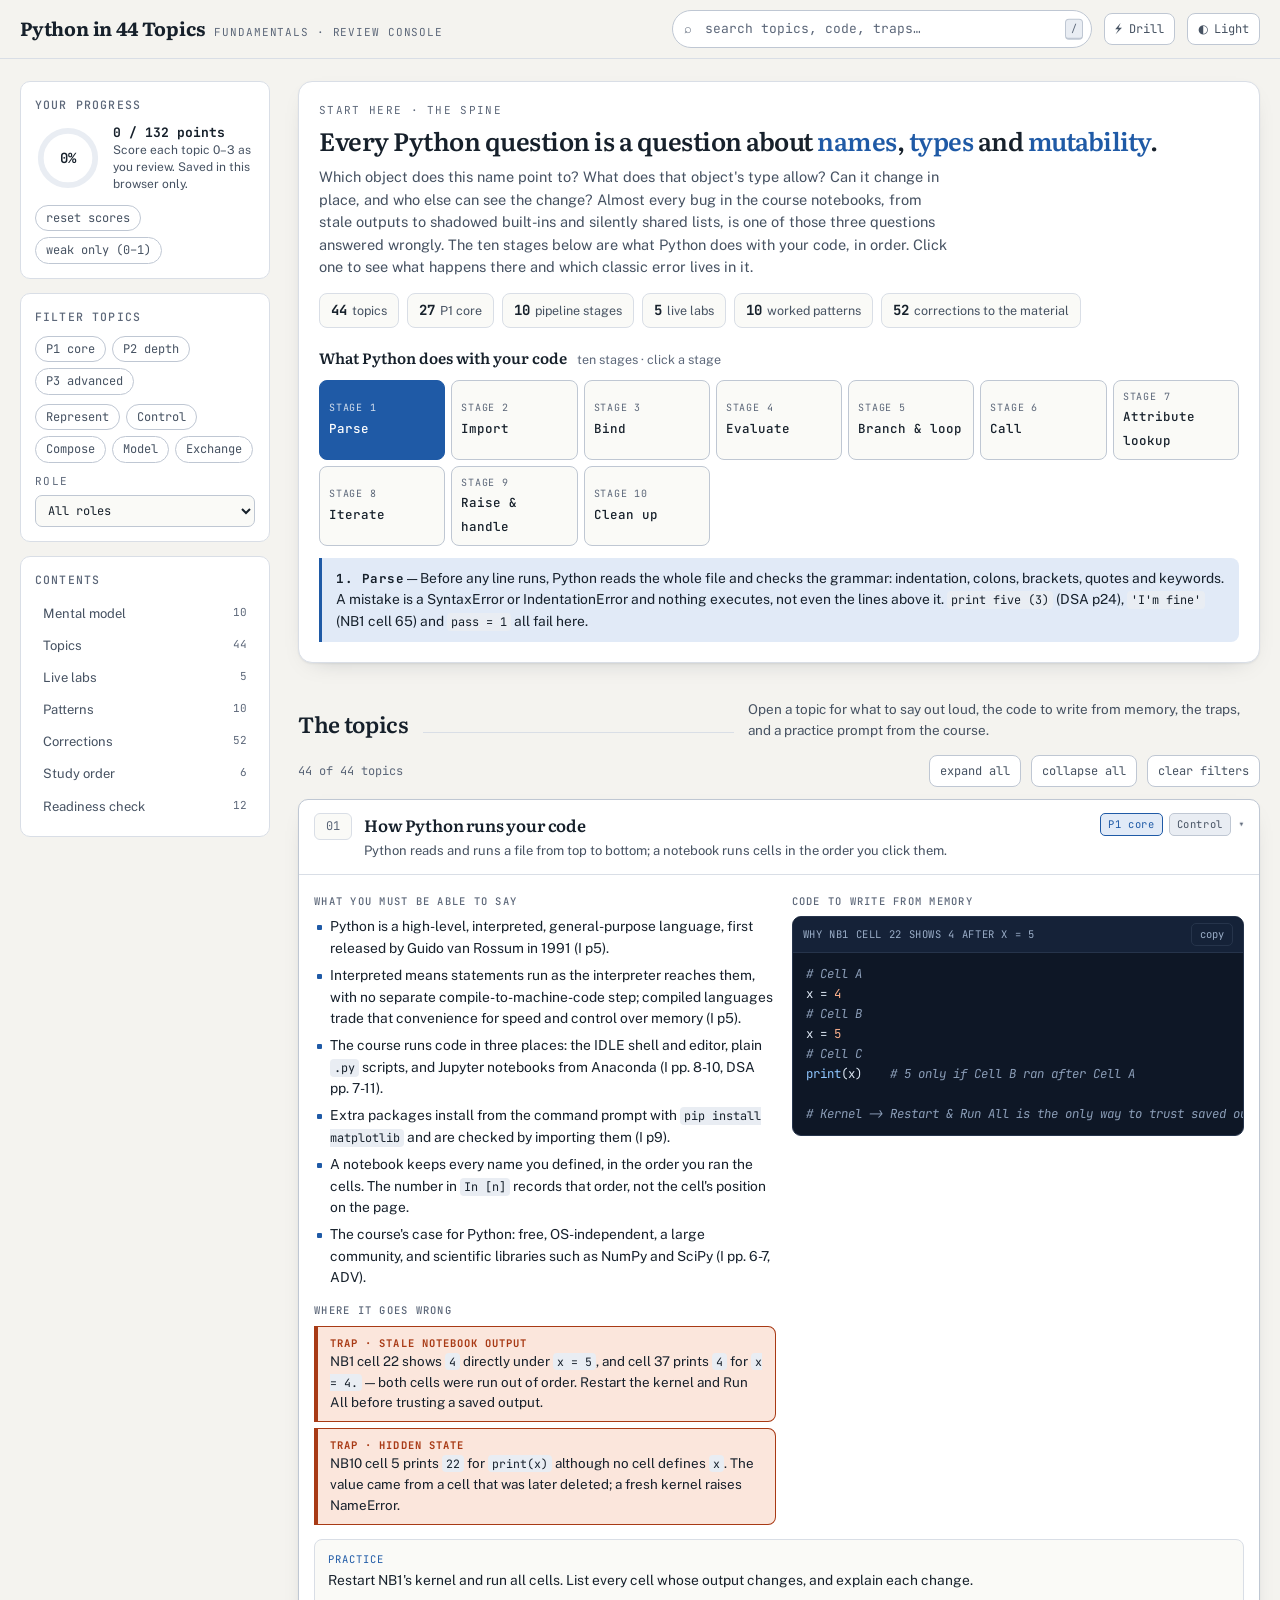
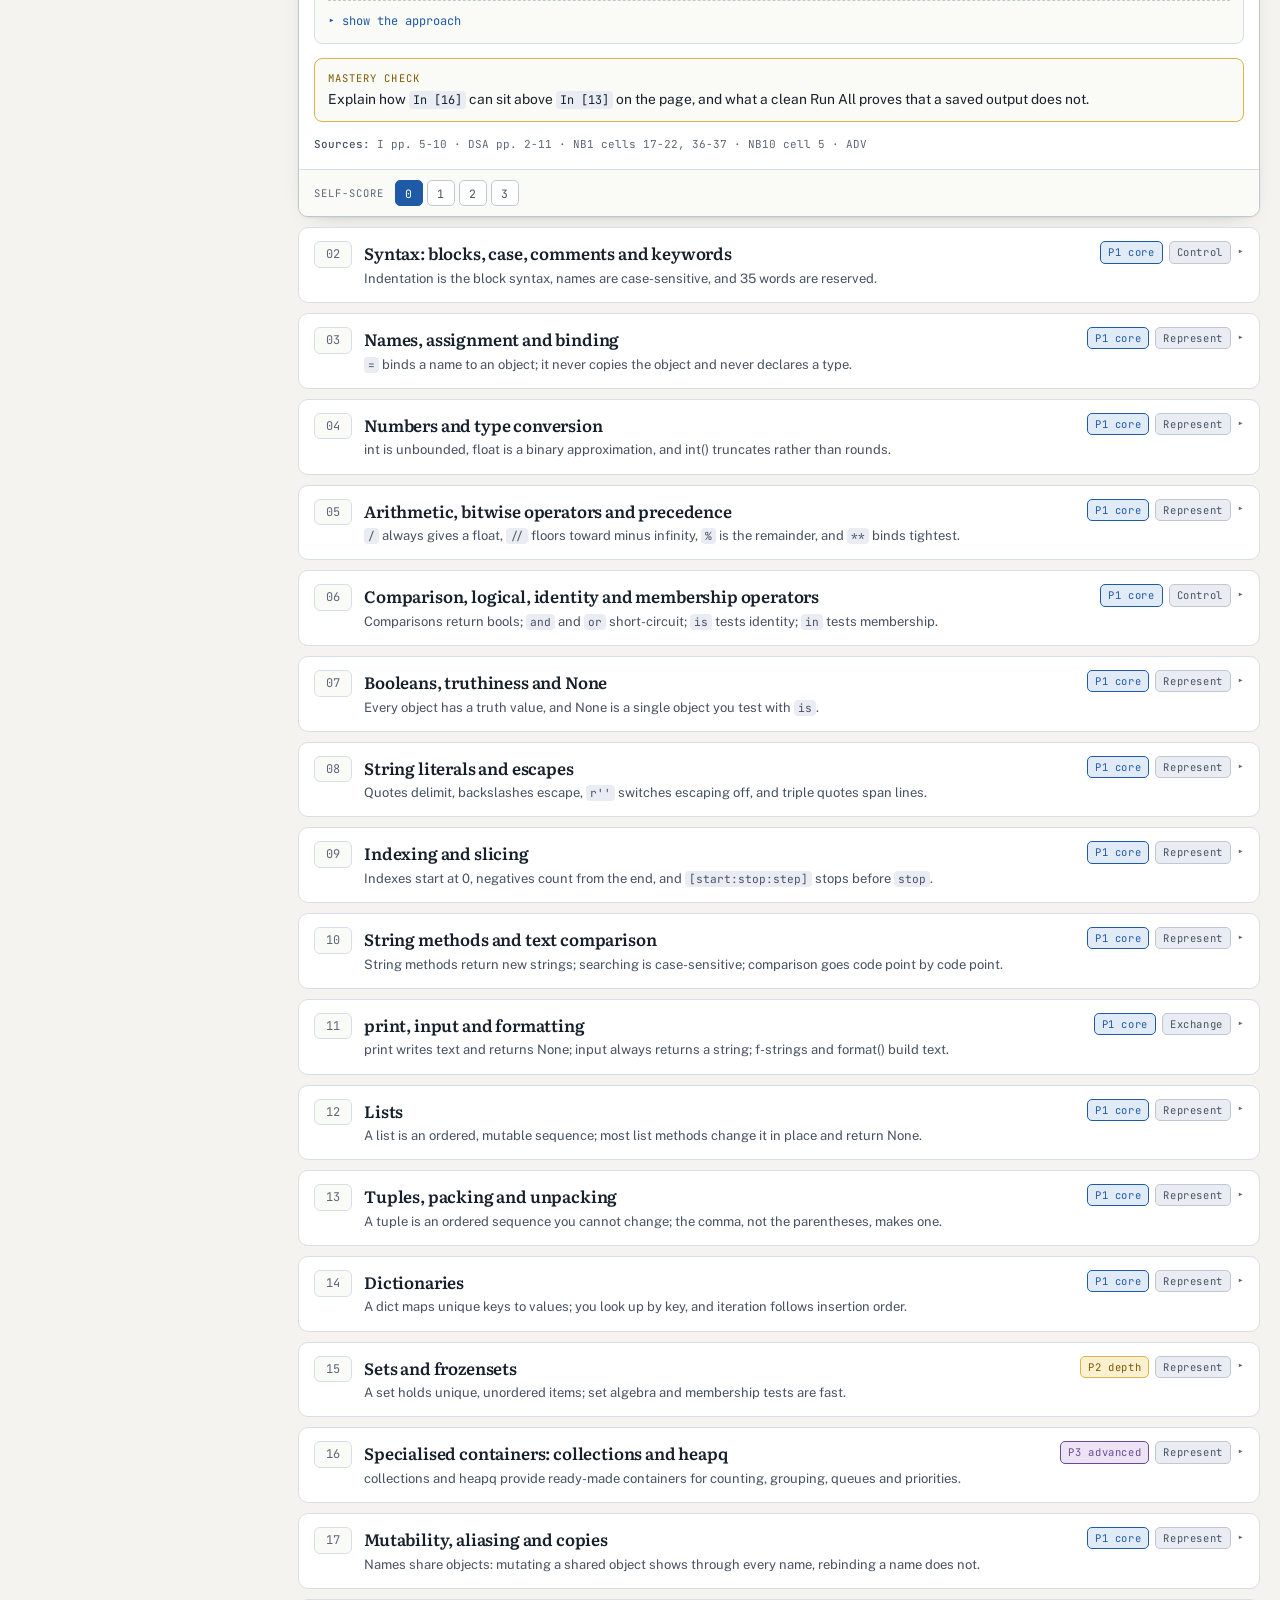
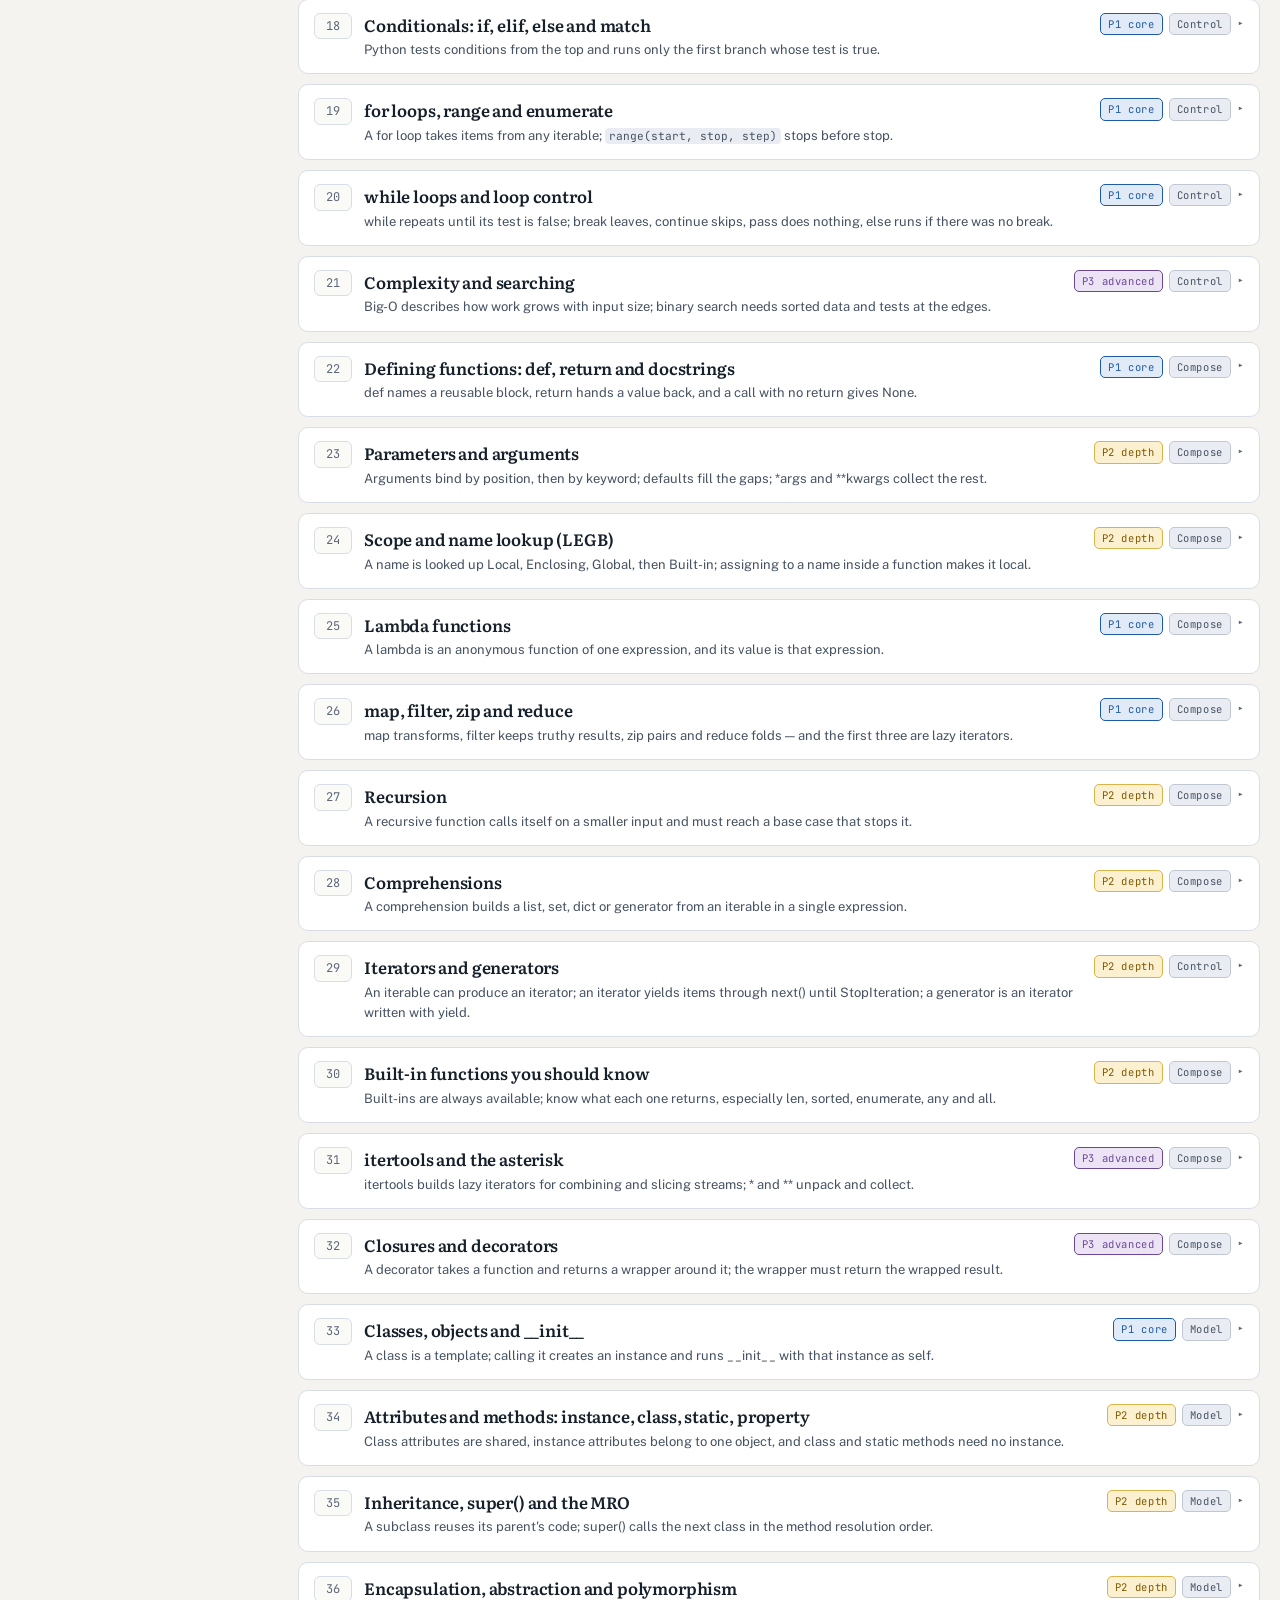
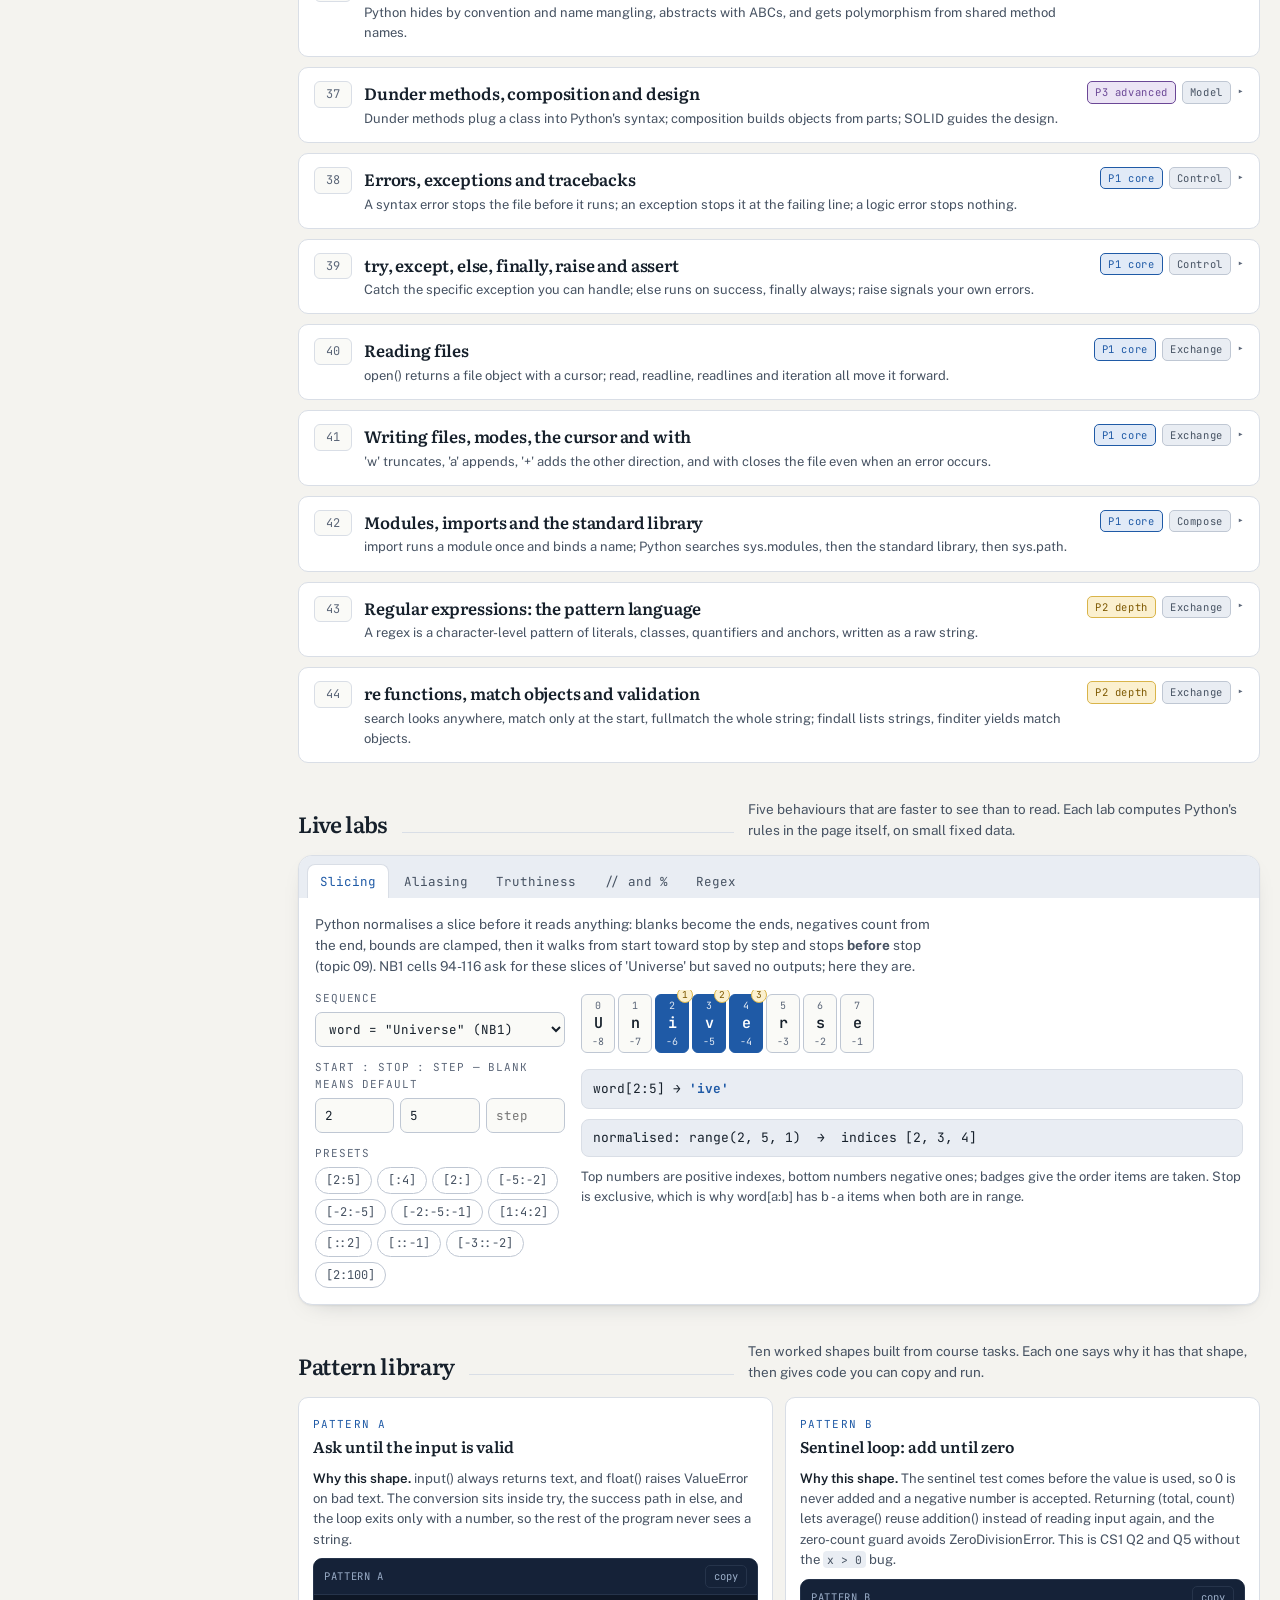
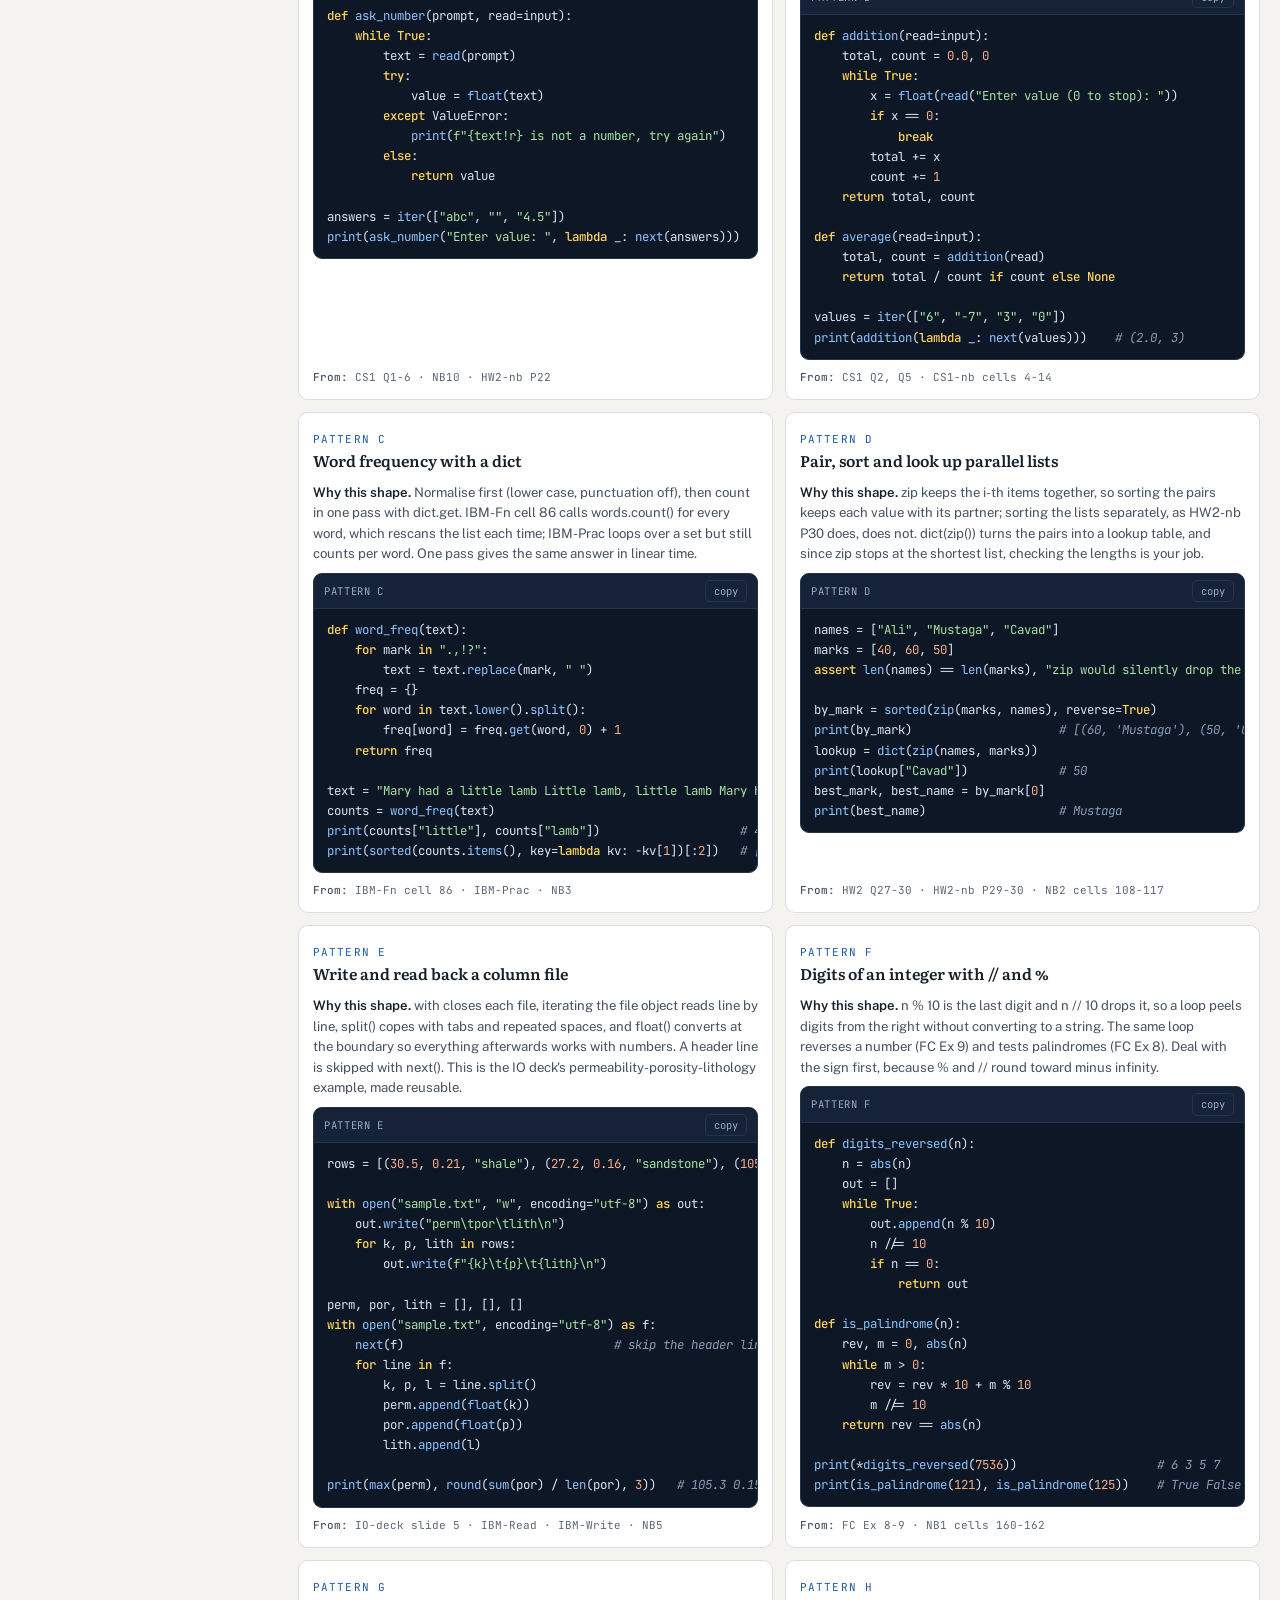
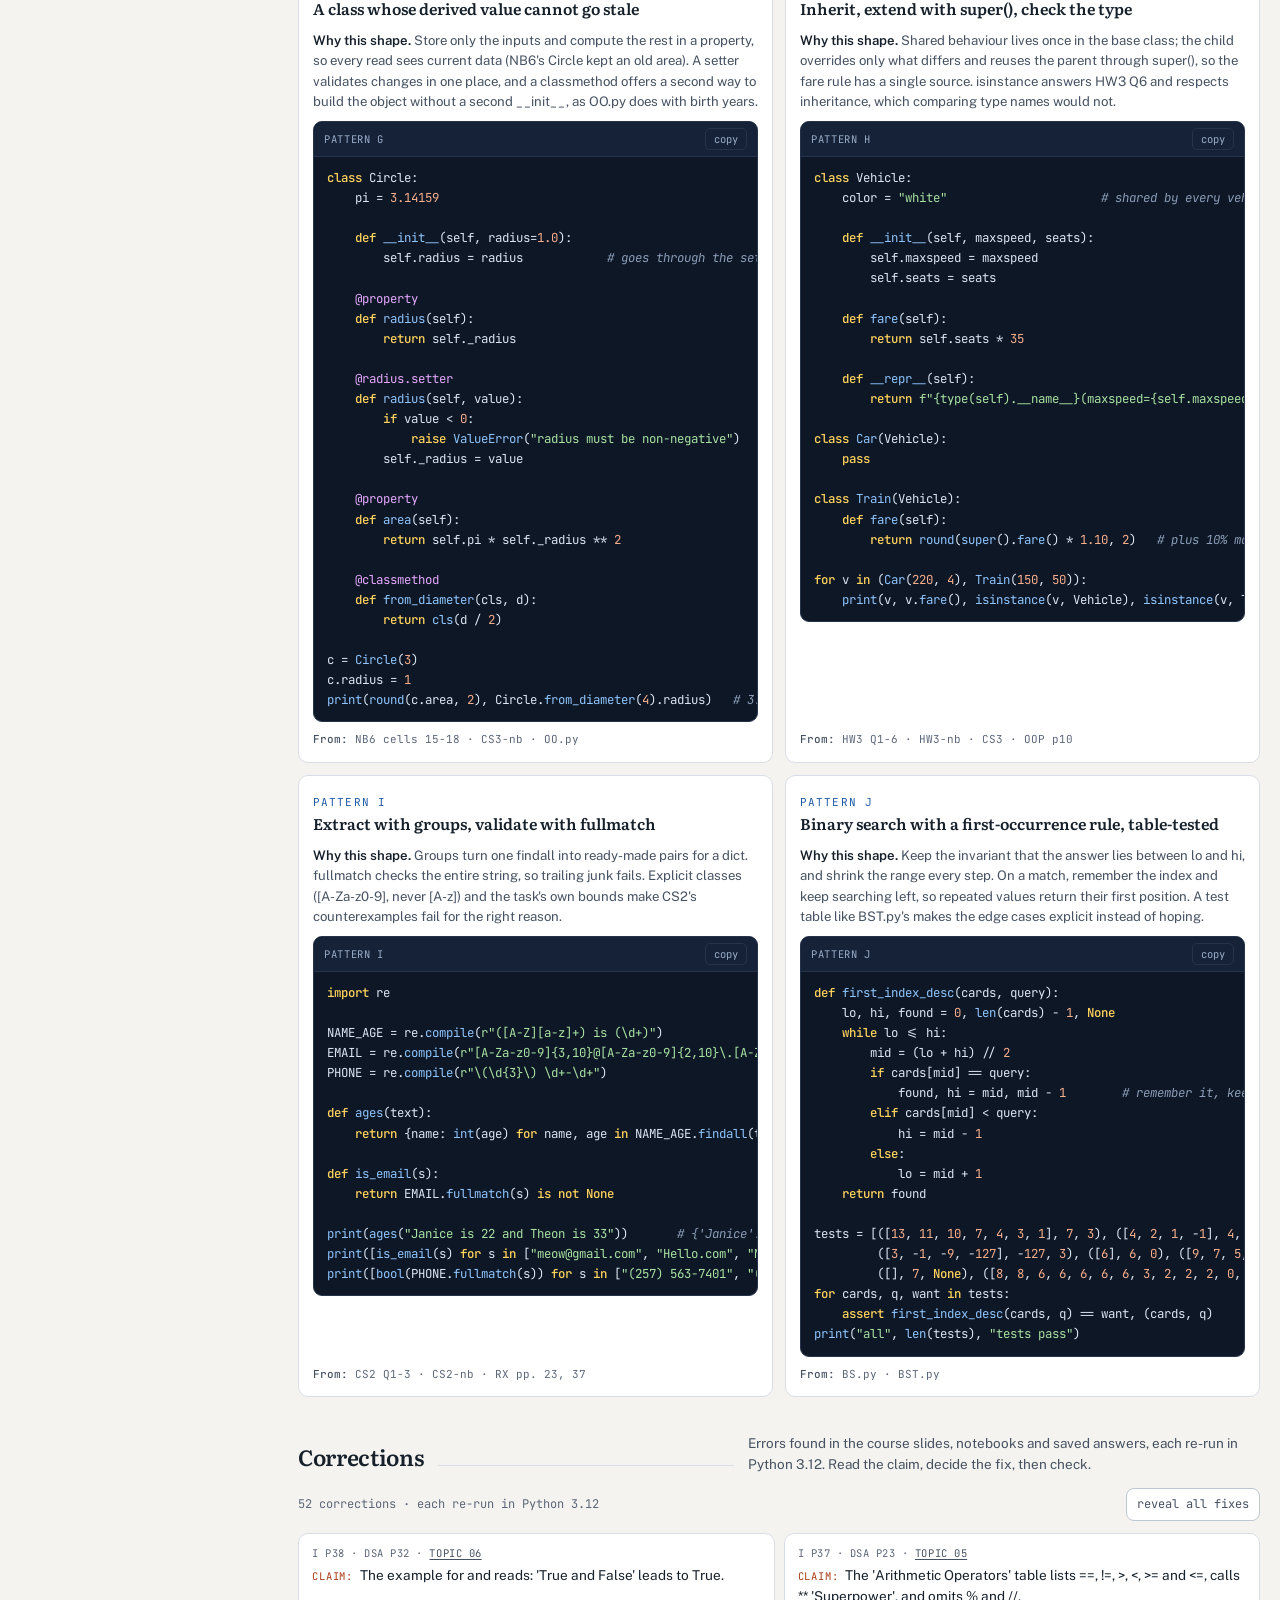
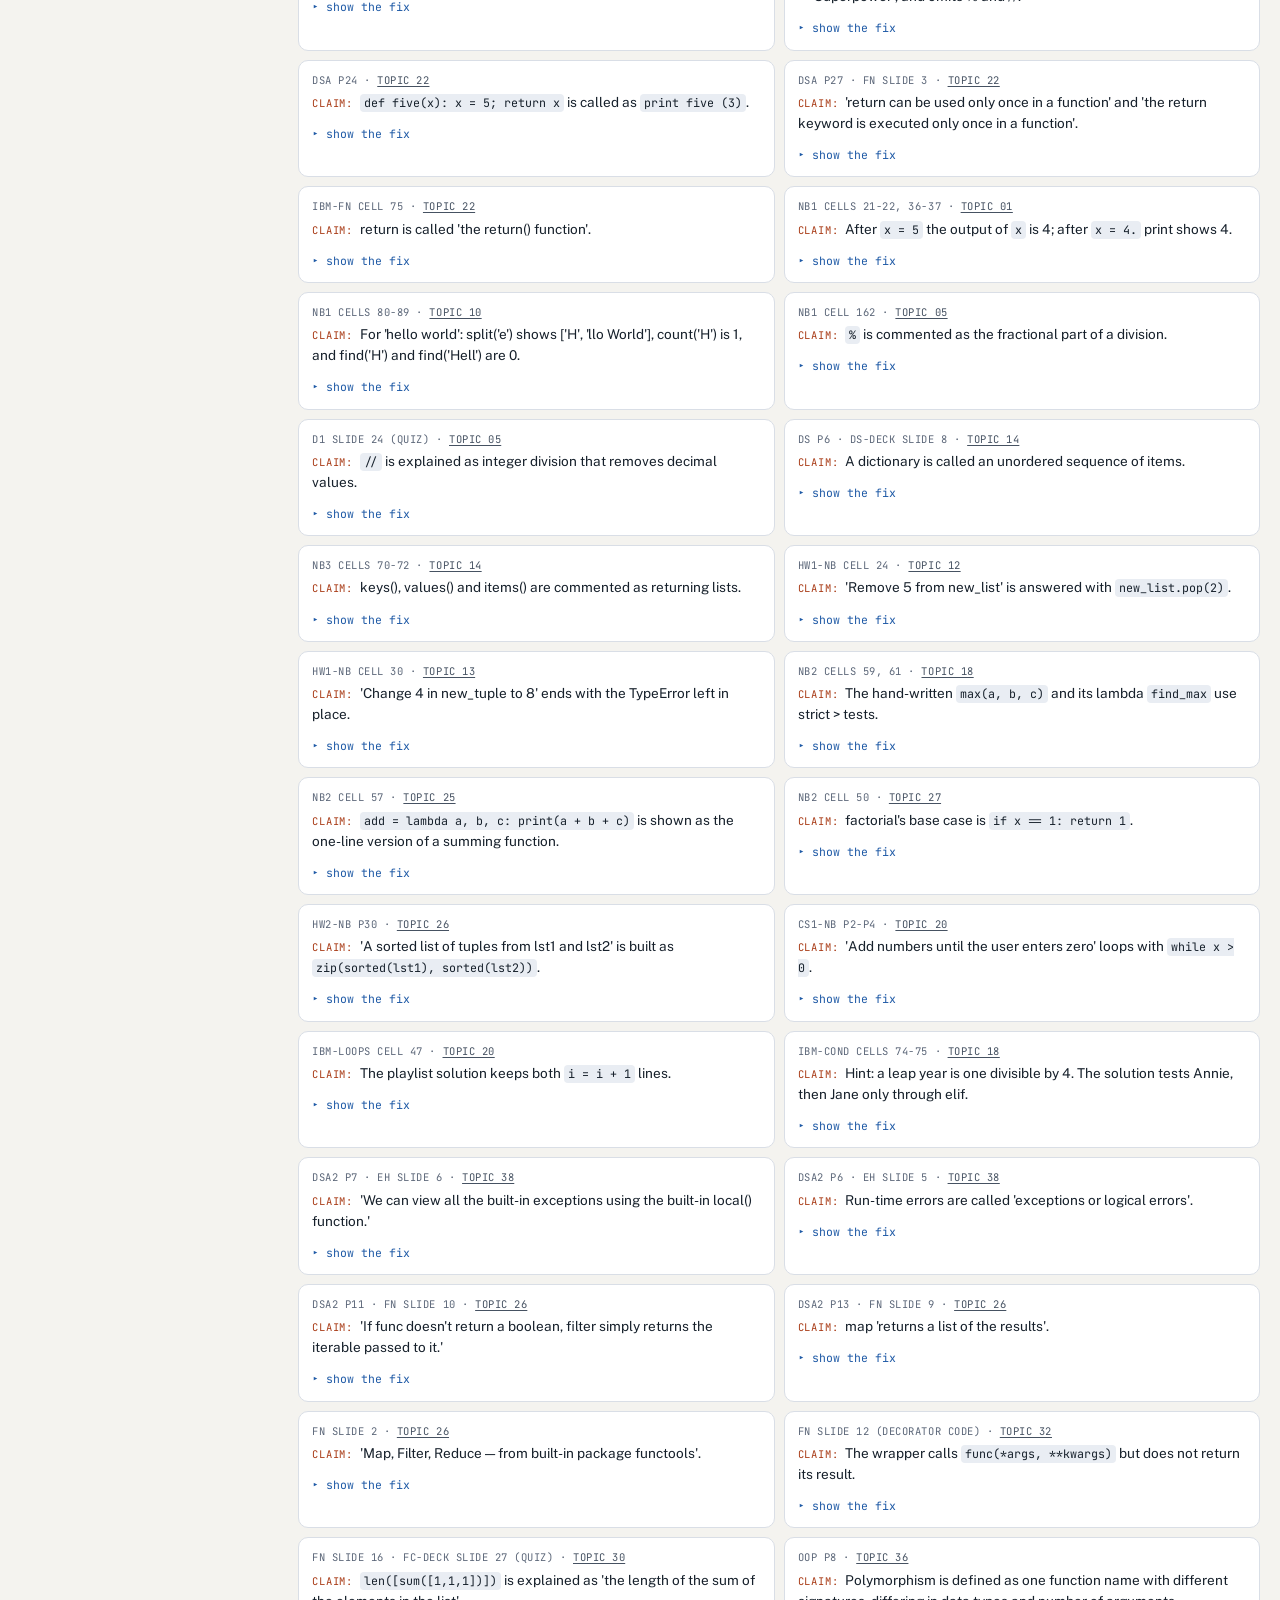
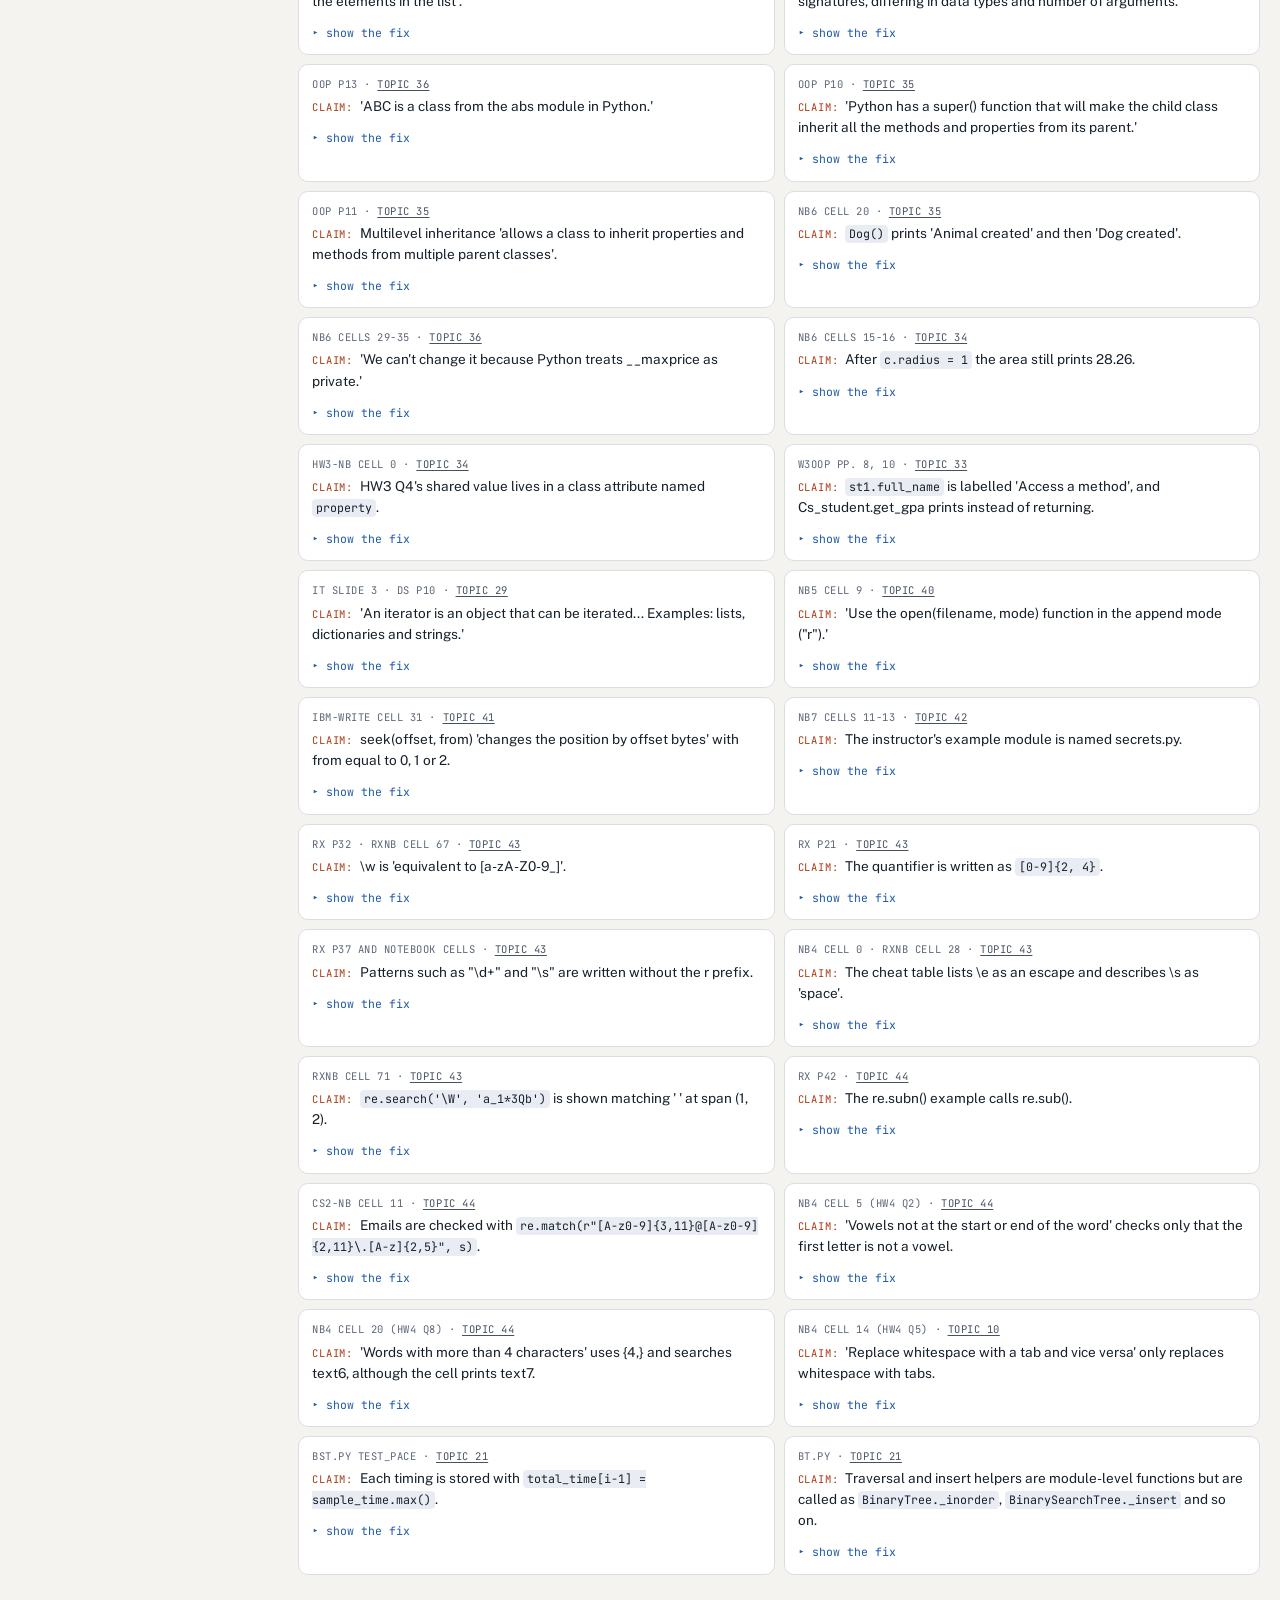
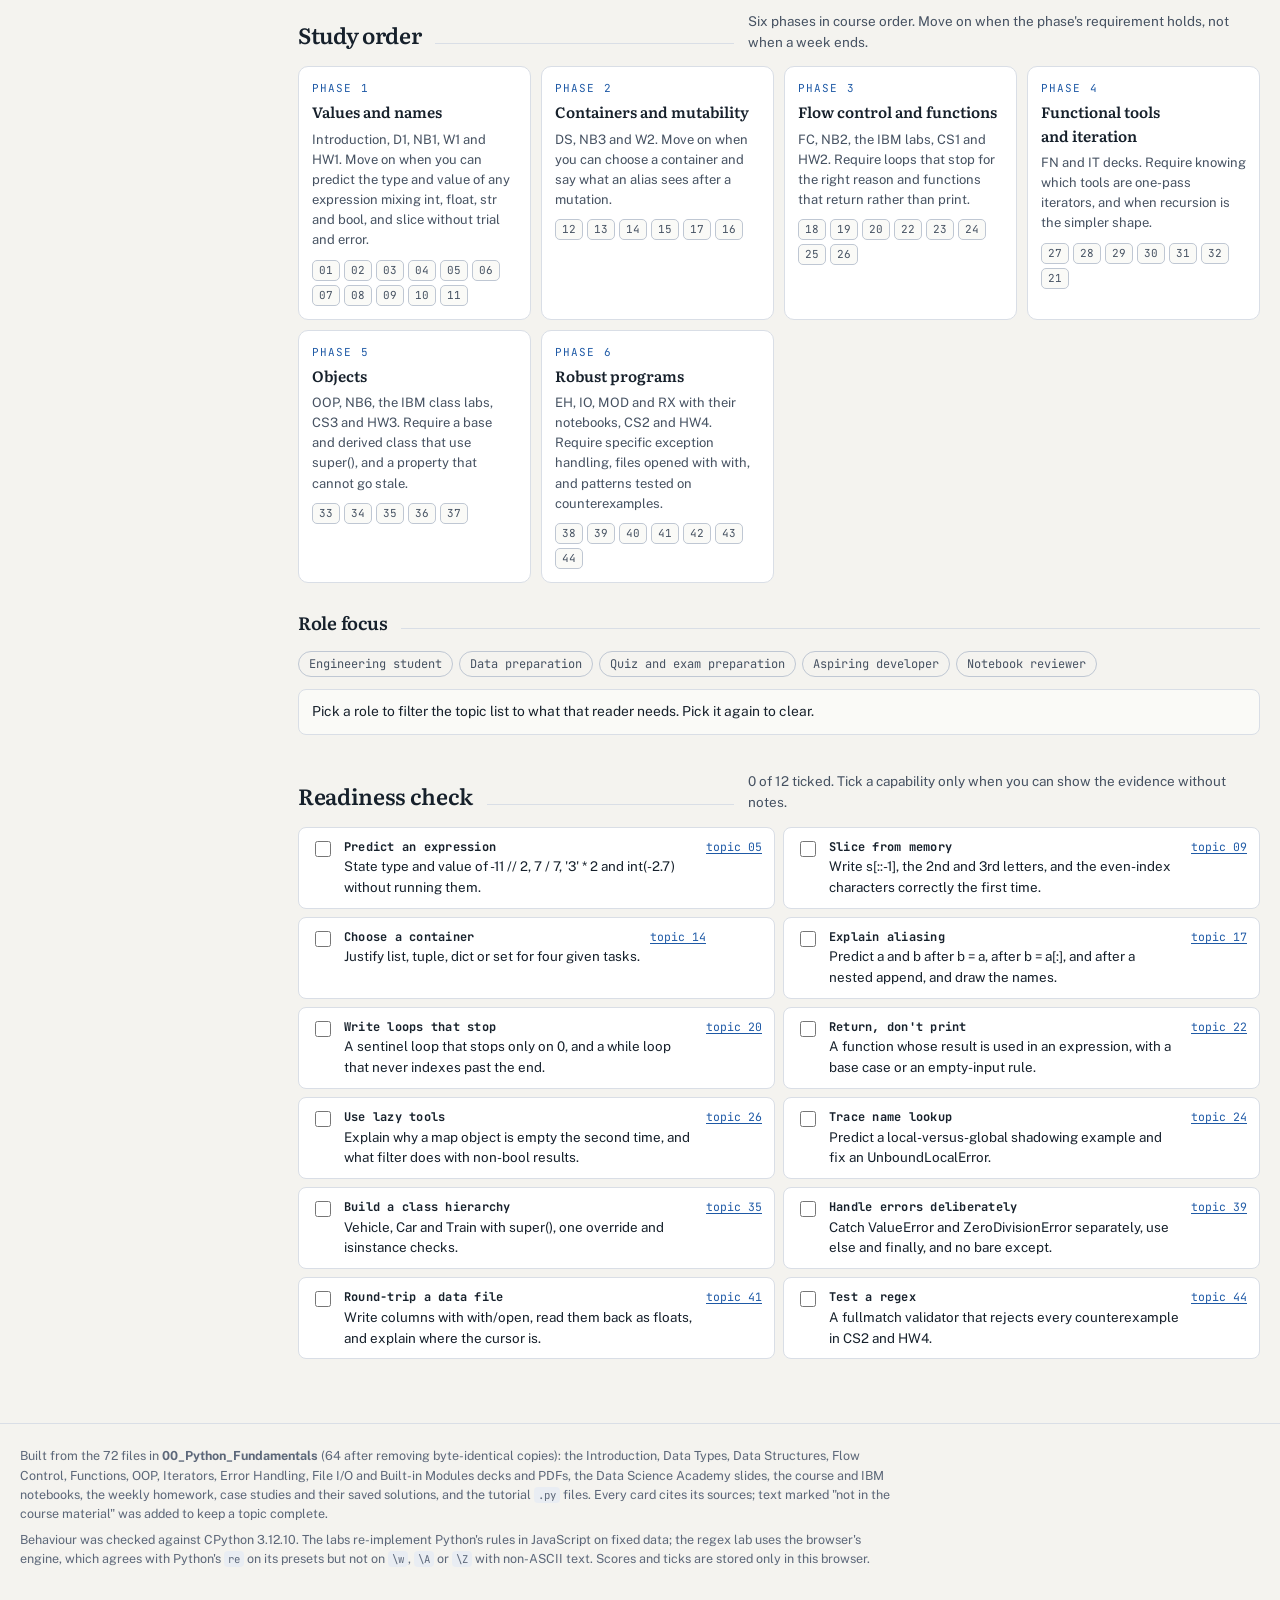
<file: python-programming/python-fundamentals.html>
<!DOCTYPE html>
<html lang="en">
<head>
<meta charset="utf-8">
<meta name="viewport" content="width=device-width, initial-scale=1">
<meta name="description" content="Python fundamentals in 44 topics: types, containers, flow control, functions, OOP, errors, files and regex, with live labs, worked patterns and 52 corrections to the course material.">
<title>Python Fundamentals in 44 Topics</title>
<script>
try { var m = localStorage.getItem("pyfund.theme"); if (m === "light" || m === "dark") document.documentElement.setAttribute("data-theme", m); } catch (e) {}
</script>
<link rel="preconnect" href="https://fonts.gstatic.com" crossorigin>
<link rel="stylesheet" href="https://fonts.googleapis.com/css2?family=JetBrains+Mono:wght@400;500;600&family=Literata:opsz,wght@7..72,600;7..72,700&family=Public+Sans:wght@400;500;600;700&display=swap">
<style>
:root{
  --bg:#F4F3EF; --surface:#FFFFFF; --surface-2:#E9EDF3; --surface-3:#FAFAF7;
  --ink:#16202B; --ink-2:#465262; --ink-3:#5C6779;
  --line:#D9DEE6; --line-2:#BFC7D3;
  --accent:#1F5AA6; --accent-2:#174685; --accent-soft:#E1EAF7; --on-accent:#FFFFFF;
  --sun:#7D5800; --sun-soft:#FBF0CF; --sun-line:#D9B44A;
  --warn:#A83A15; --warn-soft:#FBE6DC;
  --plum:#6B4796; --plum-soft:#ECE4F5;
  --ok:#1D6E48; --ok-soft:#DDF2E6;
  --code-bg:#0E1726; --code-surface:#152238; --code-ink:#DCE6F2; --code-dim:#9AADC7; --code-line:#26344B;
  --code-kw:#FFD35C; --code-str:#A8E3A2; --code-num:#F7AE8B; --code-fn:#8FC6FF; --code-com:#8A9CB6; --code-deco:#E6A8FF;
  --scrim:rgba(8,14,24,.58);
  --shadow:0 1px 2px rgba(22,32,43,.06), 0 8px 24px -16px rgba(22,32,43,.35);
  --shadow-lg:0 30px 70px -30px rgba(8,14,24,.6);
  --radius:10px; --radius-lg:14px; --radius-sm:6px;
  --sans:"Public Sans",ui-sans-serif,system-ui,"Segoe UI",Roboto,sans-serif;
  --serif:"Literata",Georgia,"Times New Roman",serif;
  --mono:"JetBrains Mono",ui-monospace,SFMono-Regular,Consolas,monospace;
  color-scheme:light;
}
@media (prefers-color-scheme:dark){
  :root:not([data-theme="light"]){
    --bg:#0D1117; --surface:#141B24; --surface-2:#1C2531; --surface-3:#10161E;
    --ink:#E6EDF5; --ink-2:#A9B6C6; --ink-3:#8795A8;
    --line:#263140; --line-2:#364457;
    --accent:#7AB2F2; --accent-2:#A4CBF7; --accent-soft:#132A45; --on-accent:#07172A;
    --sun:#F2C94C; --sun-soft:#2E2610; --sun-line:#8C6F1C;
    --warn:#F29A73; --warn-soft:#3A1E13;
    --plum:#C3A7EA; --plum-soft:#271E37;
    --ok:#74D6A2; --ok-soft:#12301F;
    --code-bg:#0A1019; --code-surface:#111B2B; --code-line:#1F2B3D;
    --scrim:rgba(0,0,0,.62);
    --shadow:0 1px 2px rgba(0,0,0,.4), 0 10px 26px -18px rgba(0,0,0,.9);
    --shadow-lg:0 30px 70px -30px rgba(0,0,0,.85);
    color-scheme:dark;
  }
}
:root[data-theme="dark"]{
  --bg:#0D1117; --surface:#141B24; --surface-2:#1C2531; --surface-3:#10161E;
  --ink:#E6EDF5; --ink-2:#A9B6C6; --ink-3:#8795A8;
  --line:#263140; --line-2:#364457;
  --accent:#7AB2F2; --accent-2:#A4CBF7; --accent-soft:#132A45; --on-accent:#07172A;
  --sun:#F2C94C; --sun-soft:#2E2610; --sun-line:#8C6F1C;
  --warn:#F29A73; --warn-soft:#3A1E13;
  --plum:#C3A7EA; --plum-soft:#271E37;
  --ok:#74D6A2; --ok-soft:#12301F;
  --code-bg:#0A1019; --code-surface:#111B2B; --code-line:#1F2B3D;
  --scrim:rgba(0,0,0,.62);
  --shadow:0 1px 2px rgba(0,0,0,.4), 0 10px 26px -18px rgba(0,0,0,.9);
  --shadow-lg:0 30px 70px -30px rgba(0,0,0,.85);
  color-scheme:dark;
}
*{box-sizing:border-box}
html{-webkit-text-size-adjust:100%}
body{margin:0;background:var(--bg);color:var(--ink);font-family:var(--sans);font-size:15px;line-height:1.55;
  -webkit-font-smoothing:antialiased;overflow-x:hidden}
h1,h2,h3,h4{font-family:var(--serif);font-weight:600;text-wrap:balance;margin:0}
a{color:var(--accent);text-underline-offset:2px}
button,input,select,textarea{font:inherit;color:inherit}
button{cursor:pointer}
:focus-visible{outline:2px solid var(--accent);outline-offset:2px;border-radius:4px}
code{font-family:var(--mono);font-size:.86em;background:var(--surface-2);padding:1px 4px;border-radius:4px;overflow-wrap:anywhere}
.eyebrow{font-family:var(--mono);font-size:11px;letter-spacing:.12em;text-transform:uppercase;color:var(--ink-3);margin:0}
.sr{position:absolute;width:1px;height:1px;padding:0;margin:-1px;overflow:hidden;clip:rect(0,0,0,0);white-space:nowrap;border:0}
[hidden]{display:none!important}

/* ---------- top bar ---------- */
.topbar{position:sticky;top:0;z-index:40;background:color-mix(in srgb,var(--bg) 90%,transparent);
  backdrop-filter:blur(10px);border-bottom:1px solid var(--line)}
.topbar-in{max-width:1280px;margin:0 auto;padding:10px 20px;display:flex;gap:12px;align-items:center;flex-wrap:wrap}
.brand{display:flex;align-items:baseline;gap:10px;margin-right:auto;min-width:0}
.brand b{font-family:var(--serif);font-size:19px;letter-spacing:-.01em;white-space:nowrap}
.brand span{font-family:var(--mono);font-size:11px;color:var(--ink-3);letter-spacing:.08em;white-space:nowrap}
.search{position:relative;flex:1 1 240px;max-width:420px;min-width:0}
.search input{width:100%;padding:8px 34px 8px 32px;border:1px solid var(--line-2);border-radius:999px;background:var(--surface);
  color:var(--ink);font-family:var(--mono);font-size:13px}
.search input::placeholder{color:var(--ink-3)}
.search .mag{position:absolute;left:12px;top:50%;transform:translateY(-50%);color:var(--ink-3);font-size:13px;pointer-events:none}
.search kbd{position:absolute;right:9px;top:50%;transform:translateY(-50%)}
kbd{font-family:var(--mono);font-size:10px;border:1px solid var(--line-2);border-bottom-width:2px;border-radius:4px;
  padding:1px 5px;color:var(--ink-3);background:var(--surface-2)}
.iconbtn{background:var(--surface);border:1px solid var(--line-2);border-radius:8px;padding:6px 10px;font-size:12px;
  font-family:var(--mono);color:var(--ink-2);display:inline-flex;gap:6px;align-items:center;white-space:nowrap}
.iconbtn:hover{border-color:var(--accent);color:var(--accent)}

/* ---------- shell ---------- */
.shell{max-width:1280px;margin:0 auto;padding:22px 20px 64px;display:grid;grid-template-columns:250px minmax(0,1fr);
  gap:28px;align-items:start}
@media (max-width:920px){.shell{grid-template-columns:minmax(0,1fr);gap:20px}}
.rail{position:sticky;top:72px;display:flex;flex-direction:column;gap:14px;max-height:calc(100vh - 88px);overflow-y:auto;
  padding-bottom:4px}
@media (max-width:920px){.rail{position:static;max-height:none;overflow:visible}}
.railbox{background:var(--surface);border:1px solid var(--line);border-radius:var(--radius);padding:14px}
.railbox h4{font-size:11.5px;font-family:var(--mono);letter-spacing:.1em;text-transform:uppercase;color:var(--ink-3);
  font-weight:500;margin-bottom:10px}
.chips{display:flex;flex-wrap:wrap;gap:6px}
.chip{border:1px solid var(--line-2);background:transparent;border-radius:999px;padding:3px 10px;font-size:12px;
  font-family:var(--mono);color:var(--ink-2);transition:.12s}
.chip:hover{border-color:var(--accent);color:var(--accent)}
.chip[aria-pressed="true"]{background:var(--accent);border-color:var(--accent);color:var(--on-accent)}
.ringwrap{display:flex;align-items:center;gap:12px}
.ring{width:66px;height:66px;flex:none}
.ring circle{fill:none;stroke-width:7}
.ring .bg{stroke:var(--surface-2)}
.ring .fg{stroke:var(--accent);stroke-linecap:round;transition:stroke-dasharray .4s ease}
.ringnum{font-family:var(--mono);font-size:17px;font-weight:600;fill:var(--ink)}
.ringlab{font-size:12px;color:var(--ink-2);line-height:1.4}
.ringlab b{display:block;font-family:var(--mono);font-size:13px;color:var(--ink)}
.navlist{display:flex;flex-direction:column;gap:2px}
.navlist a{display:flex;justify-content:space-between;gap:8px;padding:5px 8px;border-radius:6px;text-decoration:none;
  color:var(--ink-2);font-size:13px}
.navlist a:hover{background:var(--surface-2);color:var(--ink)}
.navlist a i{font-family:var(--mono);font-style:normal;font-size:11px;color:var(--ink-3)}
.rolesel{width:100%;padding:6px 8px;border:1px solid var(--line-2);border-radius:7px;background:var(--surface-3);
  font-family:var(--mono);font-size:12px;color:var(--ink)}

/* ---------- sections ---------- */
section{scroll-margin-top:84px}
.card{scroll-margin-top:84px}
.sechead{display:flex;align-items:flex-end;gap:14px;flex-wrap:wrap;margin:36px 0 14px}
.sechead h2{font-size:22px;letter-spacing:-.015em}
.sechead p{margin:0;color:var(--ink-2);font-size:13.5px;max-width:64ch}
.rule{height:1px;background:var(--line);flex:1 1 40px;margin-bottom:8px;min-width:20px}

/* ---------- hero ---------- */
.hero{background:var(--surface);border:1px solid var(--line);border-radius:var(--radius-lg);padding:20px;box-shadow:var(--shadow)}
.hero h2{font-size:25px;letter-spacing:-.02em;margin-top:6px;line-height:1.25}
.hero h2 em{font-style:normal;color:var(--accent)}
.hero p.lede{margin:10px 0 0;color:var(--ink-2);max-width:70ch;font-size:14.5px}
.statrow{display:flex;flex-wrap:wrap;gap:8px;margin-top:14px}
.stat{border:1px solid var(--line);border-radius:8px;padding:6px 11px;background:var(--surface-3);font-size:12.5px;color:var(--ink-2)}
.stat b{font-family:var(--mono);color:var(--ink);font-size:14px;margin-right:5px}
.pipehead{margin-top:18px;display:flex;gap:10px;align-items:baseline;flex-wrap:wrap}
.pipehead h3{font-size:15px}
.pipehead p{margin:0;font-size:12.5px;color:var(--ink-3)}
.pipe{display:grid;grid-template-columns:repeat(auto-fill,minmax(112px,1fr));gap:6px;margin-top:10px}
.stage{border:1px solid var(--line-2);background:var(--surface-3);border-radius:8px;padding:8px 9px;text-align:left;transition:.14s}
.stage:hover{border-color:var(--accent)}
.stage[aria-pressed="true"]{background:var(--accent);border-color:var(--accent);color:var(--on-accent)}
.stage[aria-pressed="true"] em{color:var(--on-accent);opacity:.8}
.stage em{display:block;font-style:normal;font-family:var(--mono);font-size:10px;color:var(--ink-3);letter-spacing:.08em}
.stage span{font-family:var(--mono);font-size:12.5px;font-weight:500}
.stagenote{margin-top:12px;border-left:3px solid var(--accent);background:var(--accent-soft);border-radius:0 8px 8px 0;
  padding:10px 14px;font-size:13.8px;color:var(--ink)}
.stagenote b{font-family:var(--mono);font-size:12.5px;letter-spacing:.04em}

/* ---------- toolbar ---------- */
.toolbar{display:flex;gap:10px;align-items:center;flex-wrap:wrap;margin-bottom:12px}
.count{font-family:var(--mono);font-size:12px;color:var(--ink-3);margin-right:auto}

/* ---------- topic cards ---------- */
.topics{display:flex;flex-direction:column;gap:10px}
.card{background:var(--surface);border:1px solid var(--line);border-radius:var(--radius);overflow:hidden}
.card.open{border-color:var(--line-2);box-shadow:var(--shadow)}
.card > .head{display:grid;grid-template-columns:38px minmax(0,1fr) auto;gap:12px;align-items:start;width:100%;
  background:none;border:0;padding:13px 15px;text-align:left}
.card > .head:hover .title{color:var(--accent)}
.num{font-family:var(--mono);font-size:12px;color:var(--ink-3);border:1px solid var(--line);border-radius:6px;
  padding:3px 0;text-align:center;background:var(--surface-3)}
.card.done .num{background:var(--accent);border-color:var(--accent);color:var(--on-accent)}
.title{font-family:var(--serif);font-size:16.5px;font-weight:600;letter-spacing:-.01em;display:block}
.sub{color:var(--ink-2);font-size:13px;margin-top:2px;display:block}
.meta{display:flex;gap:6px;align-items:center;flex-wrap:wrap;justify-content:flex-end}
@media (max-width:560px){
  .card > .head{grid-template-columns:34px minmax(0,1fr);gap:10px}
  .card > .head .meta{grid-column:2;justify-content:flex-start}
}
.badge{font-family:var(--mono);font-size:10.5px;letter-spacing:.06em;padding:2px 7px;border-radius:5px;border:1px solid;white-space:nowrap}
.b-p1{color:var(--accent);border-color:var(--accent);background:var(--accent-soft)}
.b-p2{color:var(--sun);border-color:var(--sun-line);background:var(--sun-soft)}
.b-p3{color:var(--plum);border-color:var(--plum);background:var(--plum-soft)}
.b-cat{color:var(--ink-2);border-color:var(--line-2);background:var(--surface-2)}
.caret{font-family:var(--mono);color:var(--ink-3);font-size:12px;transition:transform .18s;display:inline-block}
.card.open .caret{transform:rotate(90deg)}
.body{border-top:1px solid var(--line);padding:10px 15px 15px;display:grid;gap:14px}
.split{display:grid;gap:16px}
@media (min-width:860px){.split{grid-template-columns:minmax(0,1.02fr) minmax(0,1fr);align-items:start}}
.block{min-width:0}
.block h5{font-family:var(--mono);font-size:10.5px;letter-spacing:.12em;text-transform:uppercase;color:var(--ink-3);
  font-weight:500;margin:14px 0 7px}
.block h5:first-child{margin-top:8px}
ul.points{margin:0;padding-left:0;list-style:none;display:grid;gap:6px}
ul.points li{padding-left:16px;position:relative;font-size:13.8px;color:var(--ink)}
ul.points li::before{content:"";position:absolute;left:3px;top:.62em;width:5px;height:5px;border-radius:1px;background:var(--accent)}
.trap{border:1px solid var(--warn);border-left-width:4px;background:var(--warn-soft);border-radius:0 8px 8px 0;padding:8px 12px;font-size:13.4px}
.trap + .trap{margin-top:6px}
.trap b{color:var(--warn);font-family:var(--mono);font-size:10.5px;letter-spacing:.1em;text-transform:uppercase;display:block}
.trap b::before{content:"Trap · "}
.prompt{background:var(--surface-3);border:1px solid var(--line);border-radius:8px;padding:11px 13px;font-size:13.8px}
.prompt .tag{font-family:var(--mono);font-size:10.5px;letter-spacing:.1em;text-transform:uppercase;color:var(--accent);display:block;margin-bottom:3px}
.prompt.mastery{border-color:var(--sun-line)}
.prompt.mastery .tag{color:var(--sun)}
details.rev{margin-top:9px;border-top:1px dashed var(--line-2);padding-top:9px}
details.rev > summary{cursor:pointer;font-family:var(--mono);font-size:12px;color:var(--accent);list-style:none;display:inline-block}
details.rev > summary::-webkit-details-marker{display:none}
details.rev > summary::before{content:"▸ "}
details.rev[open] > summary::before{content:"▾ "}
details.rev .ans{margin-top:8px;font-size:13.6px;color:var(--ink-2)}
.cardfoot{display:flex;gap:10px;align-items:center;flex-wrap:wrap;border-top:1px solid var(--line);
  margin:2px -15px -15px;padding:10px 15px;background:var(--surface-3)}
.scorelab{font-family:var(--mono);font-size:10.5px;letter-spacing:.1em;text-transform:uppercase;color:var(--ink-3)}
.score{display:flex;gap:4px}
.score button{width:28px;height:26px;border:1px solid var(--line-2);background:var(--surface);border-radius:5px;
  font-family:var(--mono);font-size:11.5px;color:var(--ink-2)}
.score button:hover{border-color:var(--accent);color:var(--accent)}
.score button[aria-pressed="true"]{background:var(--accent);border-color:var(--accent);color:var(--on-accent)}
.lablink{margin-left:auto;font-family:var(--mono);font-size:11.5px;color:var(--accent);background:transparent;
  border:1px dashed var(--accent);border-radius:6px;padding:3px 9px}
.lablink:hover{background:var(--accent-soft)}
.srcline{font-family:var(--mono);font-size:11px;color:var(--ink-3)}
.srcline b{font-weight:500;color:var(--ink-2)}

/* ---------- code ---------- */
.codewrap{position:relative;background:var(--code-bg);border-radius:9px;border:1px solid var(--code-line);overflow:hidden;min-width:0}
.codewrap + .codewrap{margin-top:8px}
.codebar{display:flex;align-items:center;gap:8px;padding:6px 10px;background:var(--code-surface);border-bottom:1px solid var(--code-line)}
.codebar span{font-family:var(--mono);font-size:10.5px;letter-spacing:.06em;text-transform:uppercase;color:var(--code-dim);
  overflow:hidden;text-overflow:ellipsis;white-space:nowrap}
.copy{margin-left:auto;flex:none;background:transparent;border:1px solid var(--code-line);color:var(--code-dim);
  border-radius:5px;padding:2px 8px;font-family:var(--mono);font-size:10.5px}
.copy:hover{color:var(--code-ink);border-color:var(--code-dim)}
pre.code{margin:0;padding:11px 13px;overflow-x:auto;font-family:var(--mono);font-size:12.4px;line-height:1.62;
  color:var(--code-ink);tab-size:4}
.k{color:var(--code-kw);font-weight:500}.s{color:var(--code-str)}.n{color:var(--code-num)}
.f{color:var(--code-fn)}.c{color:var(--code-com);font-style:italic}.d{color:var(--code-deco)}

/* ---------- labs ---------- */
.labs{background:var(--surface);border:1px solid var(--line);border-radius:var(--radius-lg);overflow:hidden;box-shadow:var(--shadow)}
.tabs{display:flex;gap:2px;padding:8px 8px 0;background:var(--surface-2);flex-wrap:wrap}
.tab{border:1px solid transparent;border-bottom:0;background:transparent;padding:7px 12px;border-radius:8px 8px 0 0;
  font-family:var(--mono);font-size:12.5px;color:var(--ink-2)}
.tab[aria-selected="true"]{background:var(--surface);border-color:var(--line);color:var(--accent)}
.labpane{padding:16px}
.labintro{margin:0 0 12px;font-size:13.6px;color:var(--ink-2);max-width:78ch}
.labgrid{display:grid;gap:16px}
@media (min-width:760px){.labgrid{grid-template-columns:minmax(200px,250px) minmax(0,1fr)}}
.ctrl{display:grid;gap:12px;align-content:start}
.ctrl label,.ctrl .lbl{font-family:var(--mono);font-size:11px;letter-spacing:.08em;text-transform:uppercase;color:var(--ink-3);
  display:block;margin-bottom:5px}
.ctrl select,.ctrl input[type="text"],.ctrl input[type="number"],.ctrl textarea{width:100%;padding:7px 9px;border:1px solid var(--line-2);
  border-radius:7px;background:var(--surface-3);color:var(--ink);font-family:var(--mono);font-size:12.5px}
.ctrl textarea{min-height:120px;resize:vertical}
.trio{display:grid;grid-template-columns:repeat(3,minmax(0,1fr));gap:6px}
.presets{display:flex;flex-wrap:wrap;gap:5px}
.labout{min-width:0}
.cells{display:flex;gap:3px;overflow-x:auto;padding:4px 0 6px}
.cell{flex:none;min-width:34px;border:1px solid var(--line-2);border-radius:6px;background:var(--surface-3);text-align:center;
  padding:4px 3px;position:relative}
.cell .ch{font-family:var(--mono);font-size:15px;font-weight:600;display:block}
.cell .ix{font-family:var(--mono);font-size:10px;color:var(--ink-3);display:block;line-height:1.3}
.cell.sel{background:var(--accent);border-color:var(--accent);color:var(--on-accent)}
.cell.sel .ix{color:var(--on-accent);opacity:.85}
.cell .ord{position:absolute;top:-8px;right:-5px;font-family:var(--mono);font-size:9.5px;background:var(--sun-soft);color:var(--sun);
  border:1px solid var(--sun-line);border-radius:8px;padding:0 4px}
.outline{font-family:var(--mono);font-size:13px;background:var(--surface-2);border:1px solid var(--line);border-radius:8px;
  padding:8px 11px;margin-top:10px;overflow-x:auto;white-space:pre}
.note{font-size:13px;color:var(--ink-2);margin:10px 0 0}
.note b{color:var(--ink)}
table.grid{width:100%;border-collapse:collapse;font-family:var(--mono);font-size:12.3px}
.tablewrap{overflow-x:auto;border:1px solid var(--line);border-radius:8px}
table.grid th{text-align:left;font-weight:500;color:var(--ink-3);background:var(--surface-2);padding:6px 9px;
  border-bottom:1px solid var(--line);white-space:nowrap;font-size:11px;letter-spacing:.06em;text-transform:uppercase}
table.grid td{padding:5px 9px;border-bottom:1px solid var(--line);white-space:nowrap;font-variant-numeric:tabular-nums}
table.grid tr:last-child td{border-bottom:0}
table.grid td.err{color:var(--warn)}
.truth{display:grid;grid-template-columns:repeat(auto-fit,minmax(104px,1fr));gap:6px;margin-top:12px}
.tcell{border:1px solid var(--line);border-radius:8px;padding:7px 9px;background:var(--surface-3)}
.tcell em{font-style:normal;font-family:var(--mono);font-size:11px;color:var(--ink-3);display:block}
.tcell b{font-family:var(--mono);font-size:13px}
.v-true{color:var(--ok)}.v-false{color:var(--warn)}
.verdict{margin-top:10px;font-family:var(--mono);font-size:12.8px;padding:9px 11px;border-radius:8px;background:var(--surface-2);
  border:1px solid var(--line);overflow-x:auto}
.verdict b{color:var(--accent)}
mark.hit{background:var(--sun-soft);color:var(--ink);border-bottom:2px solid var(--sun);border-radius:2px;padding:0 1px}
mark.hit.empty{border-bottom:0;border-left:2px solid var(--sun);padding:0;background:transparent}
.rxline{font-family:var(--mono);font-size:12.5px;white-space:pre-wrap;overflow-wrap:anywhere}
svg.alias{width:100%;height:auto;display:block;margin-top:4px}
svg.alias .box{fill:var(--surface-3);stroke:var(--line-2);stroke-width:1.2}
svg.alias .box.hot{fill:var(--accent-soft);stroke:var(--accent)}
svg.alias .val{font-family:var(--mono);font-size:13px;fill:var(--ink)}
svg.alias .lab{font-family:var(--mono);font-size:11px;fill:var(--ink-3)}
svg.alias .name{font-family:var(--mono);font-size:14px;font-weight:600;fill:var(--accent)}
svg.alias .arrow{stroke:var(--accent);stroke-width:1.6;fill:none}
svg.alias .arrow2{stroke:var(--ink-3);stroke-width:1.4;fill:none;stroke-dasharray:4 3}
svg.alias .head{fill:var(--accent)}
svg.alias .head2{fill:var(--ink-3)}
svg.alias .dot{fill:var(--ink-3)}

/* ---------- patterns ---------- */
.patgrid{display:grid;gap:12px}
@media (min-width:900px){.patgrid{grid-template-columns:repeat(2,minmax(0,1fr))}}
.pat{background:var(--surface);border:1px solid var(--line);border-radius:var(--radius);padding:13px 14px;display:flex;
  flex-direction:column;gap:9px;min-width:0}
.pat h3{font-size:15.5px}
.pat .why{font-size:13.2px;color:var(--ink-2);margin:0}
.pat .why b{color:var(--ink);font-weight:600}
.pat .letter{font-family:var(--mono);font-size:11px;color:var(--accent);letter-spacing:.1em}
.pat .srcline{margin-top:auto}

/* ---------- fixes ---------- */
.fixgrid{display:grid;gap:9px}
@media (min-width:900px){.fixgrid{grid-template-columns:repeat(2,minmax(0,1fr))}}
.fix{background:var(--surface);border:1px solid var(--line);border-radius:var(--radius);padding:11px 13px;min-width:0}
.fix .src{font-family:var(--mono);font-size:10.5px;color:var(--ink-3);letter-spacing:.05em;text-transform:uppercase}
.fix .src a{color:var(--ink-2)}
.fix .bug{font-size:13.6px;margin:4px 0 0}
.fix .bug::before{content:"Claim: ";font-family:var(--mono);font-size:10.5px;letter-spacing:.08em;text-transform:uppercase;color:var(--warn)}
.fix details{margin-top:8px}
.fix summary{cursor:pointer;font-family:var(--mono);font-size:11.5px;color:var(--accent);list-style:none;display:inline-block}
.fix summary::-webkit-details-marker{display:none}
.fix summary::before{content:"▸ "}
.fix details[open] summary::before{content:"▾ "}
.fix .fixtext{margin-top:7px;font-size:13.4px;color:var(--ink-2);border-left:3px solid var(--ok);padding-left:10px}
.fix .fixtext::before{content:"Fix: ";font-family:var(--mono);font-size:10.5px;letter-spacing:.08em;text-transform:uppercase;color:var(--ok)}

/* ---------- study order ---------- */
.phases{display:grid;gap:10px}
@media (min-width:900px){.phases{grid-template-columns:repeat(auto-fit,minmax(230px,1fr))}}
.phase{background:var(--surface);border:1px solid var(--line);border-radius:var(--radius);padding:13px}
.phase .step{font-family:var(--mono);font-size:11px;color:var(--accent);letter-spacing:.1em}
.phase h3{font-size:15px;margin:3px 0 6px}
.phase p{margin:0 0 9px;font-size:13px;color:var(--ink-2)}
.tchips{display:flex;flex-wrap:wrap;gap:4px}
.tchip{font-family:var(--mono);font-size:11px;border:1px solid var(--line-2);border-radius:5px;padding:1px 6px;
  background:var(--surface-3);color:var(--ink-2);text-decoration:none}
.tchip:hover{border-color:var(--accent);color:var(--accent)}
.rolerow{display:flex;flex-wrap:wrap;gap:6px;margin-bottom:12px}
#roleNote .tag{font-family:var(--mono);font-size:10.5px;letter-spacing:.1em;text-transform:uppercase;color:var(--accent);display:block;margin-bottom:3px}

/* ---------- readiness ---------- */
.readygrid{display:grid;gap:8px}
@media (min-width:860px){.readygrid{grid-template-columns:repeat(2,minmax(0,1fr))}}
.ready{display:flex;gap:10px;align-items:flex-start;background:var(--surface);border:1px solid var(--line);border-radius:8px;
  padding:10px 12px;font-size:13.4px}
.ready input{margin-top:3px;width:16px;height:16px;accent-color:var(--accent);flex:none}
.ready label{cursor:pointer;display:block}
.ready label b{display:block;font-family:var(--mono);font-size:12px;letter-spacing:.02em}
.ready.on{border-color:var(--accent);background:var(--accent-soft)}
.ready a{font-family:var(--mono);font-size:11.5px}

/* ---------- drill modal ---------- */
.scrim{position:fixed;inset:0;background:var(--scrim);backdrop-filter:blur(3px);z-index:60;display:grid;place-items:center;padding:16px}
.modal{background:var(--surface);border:1px solid var(--line-2);border-radius:var(--radius-lg);max-width:640px;width:100%;
  padding:20px;box-shadow:var(--shadow-lg);max-height:88vh;overflow-y:auto}
.modal h3{font-size:19px;margin:4px 0 2px}
.modal .qnum{font-family:var(--mono);font-size:11px;color:var(--accent);letter-spacing:.1em}
.modal .q{font-size:15px;margin:12px 0}
.modalfoot{display:flex;gap:8px;flex-wrap:wrap;margin-top:16px}
.btn{background:var(--accent);color:var(--on-accent);border:1px solid var(--accent);border-radius:8px;padding:7px 14px;
  font-family:var(--mono);font-size:12.5px}
.btn:hover{background:var(--accent-2);border-color:var(--accent-2)}
.btn.ghost{background:transparent;color:var(--ink-2);border-color:var(--line-2)}
.btn.ghost:hover{color:var(--accent);border-color:var(--accent)}
.empty{padding:28px;text-align:center;color:var(--ink-3);font-family:var(--mono);font-size:13px;
  border:1px dashed var(--line-2);border-radius:var(--radius)}
footer.foot{max-width:1280px;margin:0 auto;padding:22px 20px 40px;color:var(--ink-3);font-size:12.5px;border-top:1px solid var(--line)}
footer.foot p{margin:0 0 6px;max-width:110ch}
@media (max-width:600px){
  .topbar-in{padding:8px 16px;gap:8px}
  .brand span{display:none}
  .brand b{font-size:16.5px}
  .iconbtn{padding:5px 8px}
  #themeLab{display:none}
  .search{flex-basis:100%;max-width:none;order:3}
  section,.card{scroll-margin-top:112px}
  .shell{padding:16px 16px 56px}
  footer.foot{padding:20px 16px 36px}
  .hero{padding:16px}
  .hero h2{font-size:21px}
  .labpane{padding:12px}
}
@media (prefers-reduced-motion:reduce){*{transition:none!important;animation:none!important;scroll-behavior:auto!important}}
</style>
</head>
<body>
<header class="topbar">
  <div class="topbar-in">
    <div class="brand"><b>Python in 44 Topics</b><span>FUNDAMENTALS · REVIEW CONSOLE</span></div>
    <div class="search">
      <span class="mag" aria-hidden="true">⌕</span>
      <input id="q" type="search" placeholder="search topics, code, traps…" autocomplete="off" aria-label="Search topics">
      <kbd aria-hidden="true">/</kbd>
    </div>
    <button class="iconbtn" id="drillBtn" type="button" aria-haspopup="dialog">⚡ Drill</button>
    <button class="iconbtn" id="themeBtn" type="button" aria-label="Switch colour theme">◐ <span id="themeLab">Theme</span></button>
  </div>
</header>

<div class="shell">
  <aside class="rail" aria-label="Progress, filters and contents">
    <div class="railbox">
      <h4>Your progress</h4>
      <div class="ringwrap">
        <svg class="ring" viewBox="0 0 80 80" aria-hidden="true">
          <circle class="bg" cx="40" cy="40" r="33"></circle>
          <circle class="fg" id="ringFg" cx="40" cy="40" r="33" transform="rotate(-90 40 40)" stroke-dasharray="0 207.3"></circle>
          <text id="ringTxt" class="ringnum" x="40" y="46" text-anchor="middle">0%</text>
        </svg>
        <div class="ringlab" aria-live="polite"><b id="scoreLine">0 / 0 points</b>Score each topic 0–3 as you review. Saved in this browser only.</div>
      </div>
      <div class="chips" style="margin-top:12px">
        <button class="chip" id="resetScores" type="button">reset scores</button>
        <button class="chip" data-f="weak" data-group="s" type="button" aria-pressed="false">weak only (0–1)</button>
      </div>
    </div>

    <div class="railbox">
      <h4>Filter topics</h4>
      <div class="chips" data-group="p" role="group" aria-label="Phase" style="margin-bottom:9px">
        <button class="chip" data-f="P1" type="button" aria-pressed="false">P1 core</button>
        <button class="chip" data-f="P2" type="button" aria-pressed="false">P2 depth</button>
        <button class="chip" data-f="P3" type="button" aria-pressed="false">P3 advanced</button>
      </div>
      <div class="chips" data-group="c" role="group" aria-label="Category" style="margin-bottom:10px">
        <button class="chip" data-f="Represent" type="button" aria-pressed="false">Represent</button>
        <button class="chip" data-f="Control" type="button" aria-pressed="false">Control</button>
        <button class="chip" data-f="Compose" type="button" aria-pressed="false">Compose</button>
        <button class="chip" data-f="Model" type="button" aria-pressed="false">Model</button>
        <button class="chip" data-f="Exchange" type="button" aria-pressed="false">Exchange</button>
      </div>
      <label class="eyebrow" for="roleSel" style="display:block;margin-bottom:5px">Role</label>
      <select id="roleSel" class="rolesel"></select>
    </div>

    <div class="railbox">
      <h4>Contents</h4>
      <nav class="navlist" aria-label="Sections">
        <a href="#engine">Mental model <i id="navStages"></i></a>
        <a href="#topics">Topics <i id="navTopics"></i></a>
        <a href="#labs">Live labs <i id="navLabs"></i></a>
        <a href="#patterns">Patterns <i id="navPatterns"></i></a>
        <a href="#fixes">Corrections <i id="navFixes"></i></a>
        <a href="#roadmap">Study order <i id="navPhases"></i></a>
        <a href="#ready">Readiness check <i id="navReady"></i></a>
      </nav>
    </div>
  </aside>

  <main id="main">
    <section class="section" id="engine" aria-labelledby="spine">
      <div class="hero">
        <p class="eyebrow">Start here · the spine</p>
        <h2 id="spine">Every Python question is a question about <em>names</em>, <em>types</em> and <em>mutability</em>.</h2>
        <p class="lede">Which object does this name point to? What does that object's type allow? Can it change in place, and who
          else can see the change? Almost every bug in the course notebooks, from stale outputs to shadowed built-ins and silently
          shared lists, is one of those three questions answered wrongly. The ten stages below are what Python does with your code,
          in order. Click one to see what happens there and which classic error lives in it.</p>
        <div class="statrow" id="statRow"></div>
        <div class="pipehead"><h3>What Python does with your code</h3><p>ten stages · click a stage</p></div>
        <div class="pipe" id="pipe" role="group" aria-label="Pipeline stages"></div>
        <div class="stagenote" id="stageNote" aria-live="polite"></div>
      </div>
    </section>

    <section class="section" id="topics">
      <div class="sechead">
        <h2>The topics</h2><div class="rule"></div>
        <p>Open a topic for what to say out loud, the code to write from memory, the traps, and a practice prompt from the course.</p>
      </div>
      <div class="toolbar">
        <span class="count" id="count" aria-live="polite"></span>
        <button class="iconbtn" id="expandAll" type="button">expand all</button>
        <button class="iconbtn" id="collapseAll" type="button">collapse all</button>
        <button class="iconbtn" id="clearFilters" type="button">clear filters</button>
      </div>
      <div class="topics" id="topicList"></div>
      <div class="empty" id="empty" hidden>No topic matches these filters. Clear the search or a chip to see more.</div>
    </section>

    <section class="section" id="labs">
      <div class="sechead">
        <h2>Live labs</h2><div class="rule"></div>
        <p>Five behaviours that are faster to see than to read. Each lab computes Python's rules in the page itself, on small fixed data.</p>
      </div>
      <div class="labs">
        <div class="tabs" role="tablist" aria-label="Labs" id="labTabs"></div>
        <div class="labpane" id="labPane" role="tabpanel" tabindex="0"></div>
      </div>
    </section>

    <section class="section" id="patterns">
      <div class="sechead">
        <h2>Pattern library</h2><div class="rule"></div>
        <p>Ten worked shapes built from course tasks. Each one says why it has that shape, then gives code you can copy and run.</p>
      </div>
      <div class="patgrid" id="patList"></div>
    </section>

    <section class="section" id="fixes">
      <div class="sechead">
        <h2>Corrections</h2><div class="rule"></div>
        <p>Errors found in the course slides, notebooks and saved answers, each re-run in Python 3.12. Read the claim, decide the fix, then check.</p>
      </div>
      <div class="toolbar">
        <span class="count" id="fixCount"></span>
        <button class="iconbtn" id="revealFixes" type="button" aria-pressed="false">reveal all fixes</button>
      </div>
      <div class="fixgrid" id="fixList"></div>
    </section>

    <section class="section" id="roadmap">
      <div class="sechead">
        <h2>Study order</h2><div class="rule"></div>
        <p>Six phases in course order. Move on when the phase's requirement holds, not when a week ends.</p>
      </div>
      <div class="phases" id="phaseList"></div>
      <div class="sechead" style="margin-top:26px">
        <h2 style="font-size:18px">Role focus</h2><div class="rule"></div>
      </div>
      <div class="rolerow" id="roleRow" role="group" aria-label="Roles"></div>
      <div class="prompt" id="roleNote">Pick a role to filter the topic list to what that reader needs. Pick it again to clear.</div>
    </section>

    <section class="section" id="ready">
      <div class="sechead">
        <h2>Readiness check</h2><div class="rule"></div>
        <p id="readyCount">Tick a capability only when you can show the evidence without notes.</p>
      </div>
      <div class="readygrid" id="readyList"></div>
    </section>
  </main>
</div>

<footer class="foot">
  <p>Built from the 72 files in <b>00_Python_Fundamentals</b> (64 after removing byte-identical copies): the Introduction, Data Types,
    Data Structures, Flow Control, Functions, OOP, Iterators, Error Handling, File I/O and Built-in Modules decks and PDFs, the Data
    Science Academy slides, the course and IBM notebooks, the weekly homework, case studies and their saved solutions, and the
    tutorial <code>.py</code> files. Every card cites its sources; text marked "not in the course material" was added to keep a topic complete.</p>
  <p>Behaviour was checked against CPython 3.12.10. The labs re-implement Python's rules in JavaScript on fixed data; the regex lab
    uses the browser's engine, which agrees with Python's <code>re</code> on its presets but not on <code>\w</code>, <code>\A</code> or
    <code>\Z</code> with non-ASCII text. Scores and ticks are stored only in this browser.</p>
</footer>

<script>
/* ================================================================
   CONTENT — everything the page shows is declared here.
   Prose uses `backticks` for inline code; code blocks are String.raw
   templates so Python backslashes stay literal.
   ================================================================ */
const R = String.raw;

const TOPICS = [
/* ---------------- Phase 1: values and names ---------------- */
{n:1,p:"P1",pf:"P1",c:"Control",t:"How Python runs your code",
 sum:"Python reads and runs a file from top to bottom; a notebook runs cells in the order you click them.",
 src:"I pp. 5-10 · DSA pp. 2-11 · NB1 cells 17-22, 36-37 · NB10 cell 5 · ADV",
 tags:"interpreter interpreted compiled high-level idle jupyter notebook anaconda pip install script shell kernel restart run all execution order stale output",
 keys:["Python is a high-level, interpreted, general-purpose language, first released by Guido van Rossum in 1991 (I p5).",
  "Interpreted means statements run as the interpreter reaches them, with no separate compile-to-machine-code step; compiled languages trade that convenience for speed and control over memory (I p5).",
  "The course runs code in three places: the IDLE shell and editor, plain `.py` scripts, and Jupyter notebooks from Anaconda (I pp. 8-10, DSA pp. 7-11).",
  "Extra packages install from the command prompt with `pip install matplotlib` and are checked by importing them (I p9).",
  "A notebook keeps every name you defined, in the order you ran the cells. The number in `In [n]` records that order, not the cell's position on the page.",
  "The course's case for Python: free, OS-independent, a large community, and scientific libraries such as NumPy and SciPy (I pp. 6-7, ADV)."],
 code:[{lab:"Why NB1 cell 22 shows 4 after x = 5",py:R`# Cell A
x = 4
# Cell B
x = 5
# Cell C
print(x)    # 5 only if Cell B ran after Cell A

# Kernel -> Restart & Run All is the only way to trust saved outputs.`}],
 traps:[["Stale notebook output","NB1 cell 22 shows `4` directly under `x = 5`, and cell 37 prints `4` for `x = 4.` — both cells were run out of order. Restart the kernel and Run All before trusting a saved output."],
  ["Hidden state","NB10 cell 5 prints `22` for `print(x)` although no cell defines `x`. The value came from a cell that was later deleted; a fresh kernel raises NameError."]],
 practice:"Restart NB1's kernel and run all cells. List every cell whose output changes, and explain each change.",
 approach:"Saved outputs record what happened when each cell last ran. After a clean run, cell 22 shows 5, cell 37 prints 4.0, and cells 80-89 give lowercase results because `string_name` is 'hello world'. Every difference is state left by an earlier run order or an earlier version of a cell.",
 mastery:"Explain how `In [16]` can sit above `In [13]` on the page, and what a clean Run All proves that a saved output does not."},

{n:2,p:"P1",pf:"P1",c:"Control",t:"Syntax: blocks, case, comments and keywords",
 sum:"Indentation is the block syntax, names are case-sensitive, and 35 words are reserved.",
 src:"I pp. 11-13 · NB1 cells 0-13, 125, 139 · DSA pp. 22, 24 · IBM-Cond cell 34 · IBM-Fn cells 8-12",
 tags:"indentation indentationerror block colon case sensitive comment hash docstring triple quotes keyword kwlist iskeyword reserved syntaxerror line continuation backslash",
 keys:["C, C++ and Java group statements with braces and MATLAB with `end`; Python uses indentation, so leading spaces are syntax (I p11).",
  "A block opens after a line ending in a colon — `if`, `for`, `while`, `def`, `class` — and ends when the indentation returns (IBM-Cond cell 34, DSA p24).",
  "Names are case-sensitive: `name` and `Name` are two variables (NB1 cells 3-5), and `true` is not `True` (NB1 cell 125).",
  "`#` starts a comment that runs to the end of the line. A lone triple-quoted string is an expression, not a comment — NB1 cell 13 echoes it as a value (I p12).",
  "Keywords are reserved: assigning to one is a SyntaxError. Python 3.12 has 35; list them with `keyword.kwlist` (I p13).",
  "Built-in names such as `max` or `list` can be reassigned without an error, which hides the built-in (I p13)."],
 code:[{lab:"Keywords, case and line continuation",py:R`import keyword
print(len(keyword.kwlist))                  # 35 in Python 3.12
print(keyword.iskeyword("pass"), keyword.iskeyword("print"))   # True False

name = 'John'
Name = 'George'
print(name, Name)                           # John George

total = 2 * 1.5 + \
        5                                   # backslash continues the line
print(total)                                # 8.0`}],
 traps:[["Unexpected indent","A stray leading space on a top-level line raises IndentationError. I p11's rule: no unnecessary spaces at the start of a line."],
  ["A docstring is not a comment","A triple-quoted string at the top of a function becomes the docstring that `help()` shows (IBM-Fn cells 8-12); elsewhere it is an unused value."],
  ["Shadowing a built-in","`max = 5` works; the next `max([1, 2])` fails with TypeError: 'int' object is not callable."]],
 practice:"Explain why `keyword.iskeyword('print')` is False while `pass = 1` is a SyntaxError.",
 approach:"`print` is a built-in function — a name in the builtins namespace — so it can be rebound (badly). `pass` is a keyword, part of the grammar, so the parser rejects the assignment before anything runs.",
 mastery:"Given a ten-line script with mixed indentation, point to the line that raises IndentationError before running it."},

{n:3,p:"P1",pf:"P1",c:"Represent",t:"Names, assignment and binding",
 sum:"`=` binds a name to an object; it never copies the object and never declares a type.",
 src:"NB1 cells 14-34 · I p27 · W1 Q1-4 · HW1-nb cells 0-16 · D1 slides 23-25 (quiz)",
 tags:"variable assignment bind rebind name object type multiple assignment swap unpack nameerror equals",
 keys:["`age = 32` creates the int object 32 and binds the name `age` to it; I p27 describes a variable as a name that points to a value.",
  "Rebinding (`x = 5` after `x = 4`) moves the name to another object; the old object is untouched.",
  "`x = x + 1` evaluates the right side first, then rebinds `x` — the D1 quiz answer for x=1; x=x+1 is 2.",
  "Several names in one statement: `x, y = 4, 7` unpacks a tuple, and `a, b = b, a` swaps without a temporary (NB1 cells 30-31).",
  "A name has no type; the object does. `type(age)` reports the type of the object currently bound (W1 Q1-2, HW1-nb cells 2-8).",
  "Reading a name that was never bound raises NameError — `Y` versus `y` in NB1 cell 25."],
 code:[{lab:"Binding, rebinding and swapping",py:R`age = 32
height = 1.85
print(type(age), type(height))   # <class 'int'> <class 'float'>

a, b = 5, 10
a, b = b, a                      # the right side is built first
print(a, b)                      # 10 5

x = 1
x = x + 1                        # evaluate right, then rebind
print(x)                         # 2`}],
 traps:[["Assignment is not copying","`b = a` gives one object two names. With a list, a change made through `b` is visible through `a` (topic 17)."],
  ["Case typo","`Y` and `y` are different names; the symptom is NameError, not a wrong value (NB1 cell 25)."]],
 practice:"W1 Q3-4: create `name` and `surname`, then build `ID` from them with a space in between.",
 approach:"Strings concatenate with `+`, so `ID = name + ' ' + surname`. HW1-nb cell 14 first produces 'JavidShiriyev', then cell 16 adds the space. `print(name, surname)` also shows a space, but it only displays; it does not build a value you can store.",
 mastery:"With a sketch of names and objects, explain the two steps of `a, b = b, a`."},

{n:4,p:"P1",pf:"P1",c:"Represent",t:"Numbers and type conversion",
 sum:"int is unbounded, float is a binary approximation, and int() truncates rather than rounds.",
 src:"I pp. 21-24 · D1 slides 2-5, 23-25 (quiz) · NB1 cells 35-51 · NB6 cell 17 · NB7 cell 20 · DSA pp. 12-15 · SCHED II",
 tags:"int float complex numeric type conversion casting round truncate scientific notation e round-off floating point precision tolerance",
 keys:["Numeric types are `int`, `float` and `complex`; check with `type()` (I p22).",
  "An int can be as long as memory allows (I p23).",
  "A float has a decimal point, and `e` or `E` marks scientific notation: `4.` is 4.0, `.2` is 0.2, `1.0e-05` is 0.00001 (I p24, NB1 cells 40-42, NB7 cell 20).",
  "`int(3.99)` is 3: conversion drops the fraction toward zero (D1 quiz). `int(False)` is 0 and `float(18)` is 18.0 (D1 quiz, NB1 cell 48).",
  "`round(x)` rounds to the nearest integer and `round(x, 1)` to one decimal place (NB1 cells 50-51).",
  "Floats carry round-off error: NB6 cell 17 prints an area of 28.273500000000002 for 3 × 3 × 3.1415. Compare floats with a tolerance, not `==` (SCHED II lists round-off errors)."],
 code:[{lab:"Types, conversion and round-off",py:R`print(type(4), type(4.), type(2 + 3j))  # int, float, complex
print(int(3.99), int(-3.99))            # 3 -3   (toward zero)
print(float(18), int("42"))             # 18.0 42
print(round(1.55), round(-1.55))        # 2 -2
print(3 * 3 * 3.1415)                   # 28.273500000000002
print(abs(0.1 + 0.2 - 0.3) < 1e-9)      # True: compare with a tolerance`}],
 traps:[["round() ties go to even","`round(2.5)` is 2 and `round(3.5)` is 4. Not in the course material, but needed to predict rounding at exact halves."],
  ["int() of a decimal string","`int('3.5')` raises ValueError; convert with `float()` first, then `int()` if you really want to truncate."],
  ["Division makes floats","`15 / 3` is 5.0, a float, even though the division is exact (NB1 cell 130)."]],
 practice:"D1 quiz: what does `type(int(12.3))` return, and what is `x` after `x = 4` then `x = x / 2`?",
 approach:"`int(12.3)` builds the int 12, so the type is int. `x / 2` is true division, which always returns a float in Python 3, so x becomes 2.0 even though 4 divides evenly (D1 quiz slides 24-25).",
 mastery:"Predict type and value of `int(-2.7)`, `round(-2.5)`, `7 / 7` and `2 ** 100` without running them."},

{n:5,p:"P1",pf:"P1",c:"Represent",t:"Arithmetic, bitwise operators and precedence",
 sum:"`/` always gives a float, `//` floors toward minus infinity, `%` is the remainder, and `**` binds tightest.",
 src:"I pp. 36-37, 39-40 · D1 slides 17-18, 20-21, 24 · NB1 cells 127-139, 152-162 · DSA pp. 23, 33 · IBM-Fn cell 25 · FC Ex 9",
 tags:"arithmetic operator plus minus multiply divide true division floor division modulo modulus remainder exponent power precedence bitwise and or xor not shift",
 lab:"divide",
 keys:["Seven arithmetic operators: `+ - * / % ** //` (I p36).",
  "`/` is true division and always returns a float; `//` is floor division; `%` is the remainder, and `a == b * (a // b) + a % b` always holds.",
  "`//` floors: `-11 // 2` is -6, while `int(-11 / 2)` truncates to -5.",
  "The operand types choose the operation: `2 + 3` adds, `'a' + 'b'` joins, `2 * 'The BodyGuard '` repeats (I p36, IBM-Fn cell 25).",
  "Precedence from high to low: `()`, `**`, unary `+x -x ~x`, `* / // %`, `+ -`, shifts, `&`, `^`, `|`, comparisons, `not`, `and`, `or` (I p40).",
  "Bitwise operators work on the binary digits of ints: `&` AND, `|` OR, `^` XOR, `~` NOT, `<<` and `>>` shifts (I p39)."],
 code:[{lab:"Division family, precedence, bits",py:R`print(16 / 3, 16 // 3, 16 % 3)      # 5.333333333333333 5 1
print(-11 // 2, int(-11 / 2))       # -6 -5
print(-11 % 2)                      # 1   (the sign follows the divisor)
print(1 + 3 * 2, (1 + 3) * 2)       # 7 8
print(-2 ** 2, (-2) ** 2)           # -4 4  (** binds tighter than unary -)
print(6 & 3, 6 | 3, 6 ^ 3, 1 << 4)  # 2 7 5 16`}],
 traps:[["% is not the fraction","NB1 cell 162 labels `%` as the fractional part of a division. `7 % 2` is 1, the remainder; the fractional part of 7 / 2 is 0.5."],
  ["// is not truncation","The D1 quiz explains `//` as removing decimal values. That holds only for non-negative results: `-11 // 2` is -6."],
  ["^ is not power","`2 ^ 3` is 1 (bitwise XOR). Exponentiation is `2 ** 3`; NB1 cell 132 writes 5^3 only as a maths comment."]],
 practice:"FC Ex 9: print the digits of 7536 in reverse order, as `6 3 5 7`.",
 approach:"`n % 10` is the last digit and `n // 10` drops it. Loop: print `n % 10`, then `n //= 10`, until n is 0. Handle the sign first — `-7536 % 10` is 4, not 6, because `%` follows floor division (see Pattern F).",
 mastery:"Show that `a == b * (a // b) + a % b` holds for a = -7, b = 2, and give each part's value."},

{n:6,p:"P1",pf:"P1",c:"Control",t:"Comparison, logical, identity and membership operators",
 sum:"Comparisons return bools; `and` and `or` short-circuit; `is` tests identity; `in` tests membership.",
 src:"I pp. 38-39 · D1 slides 19-20 · NB1 cells 140-151 · IBM-Cond cells 3-31, 56-69 · DSA p32 · FC p3 · DS-deck slide 19 (quiz)",
 tags:"comparison equal not equal greater less logical and or not boolean operator short circuit identity is is not membership in not in truth table de morgan",
 lab:"truth",
 keys:["Comparison operators `== != > < >= <=` return True or False (I p39, IBM-Cond cell 4).",
  "`and` is True only when both sides are true, `or` when at least one is, and `not` flips the value (IBM-Cond cell 59). `True and False` is False.",
  "Short-circuit: `and` stops at the first falsy operand and `or` at the first truthy one, so the right side may never run (FC p3 lists short-circuit evaluation).",
  "`is` asks whether two names point to the same object; `==` asks whether the values are equal (I p39).",
  "`in` and `not in` test membership in strings, lists, tuples, sets and dict keys: `'1' in {'1', '2'}` is True (DS-deck quiz).",
  "Range tests combine two comparisons: `(album_year > 1979) and (album_year < 1990)` (IBM-Cond cell 63)."],
 code:[{lab:"Truth values of operators",py:R`print(True and False, False or True, not True)   # False True False
print(10 == 20 / 2)                              # True: 10 equals 10.0
year = 1983
print(year > 1979 and year < 1990)               # True (IBM-Cond cell 63)
print('B' > 'A', 'BA' > 'AB', 'a' == 'A')        # True True False
print('d' in "Friday", 3 in [1, 2])              # True False
a = [1, 2]
b = [1, 2]
print(a == b, a is b)                            # True False`}],
 traps:[["The slide that says True","I p38 and DSA p32 give 'True and False leads to True' as the example for and. It evaluates to False (NB1 cell 141)."],
  ["Precedence of not","`not a == b` means `not (a == b)`: comparisons bind tighter than `not` (I p40)."],
  ["is for values","Use `is` only for singletons such as None. Two equal lists are usually two objects, so `a is b` is False."]],
 practice:"IBM-Cond: print whether an album year falls in the 1980s, and separately whether it does not.",
 approach:"In the 80s: `album_year > 1979 and album_year < 1990`. Not in the 80s: `album_year < 1980 or album_year > 1989` (IBM-Cond cell 67), which is the first test negated by De Morgan's rule: not (A and B) equals (not A) or (not B). Test 1979, 1980, 1989 and 1990.",
 mastery:"Explain why `1 and 0 and 1 / 0` returns 0 instead of raising ZeroDivisionError."},

{n:7,p:"P1",pf:"P1",c:"Represent",t:"Booleans, truthiness and None",
 sum:"Every object has a truth value, and None is a single object you test with `is`.",
 src:"I pp. 34-35 · D1 slides 15-16 · NB1 cells 61, 117-125 · IBM-Fn cells 35-40 · DSA p17 · NB2 cells 102-106",
 tags:"bool true false truthy falsy truthiness none nonetype singleton is none empty zero boolean context return value",
 lab:"truth",
 keys:["True and False behave like 1 and 0 in arithmetic, so `True + True` is 2 (I p34).",
  "`bool(x)` gives any value's truth value. D1's table lists None, 0, False, '' and [] as False; empty tuples, dicts and sets are False as well.",
  "`None` is a single object meaning 'no value'. Every None is that same object, so test with `x is None` (I p35).",
  "A function without a `return` returns None (I p35, IBM-Fn cells 35-40).",
  "`if not u['tweets']:` is the idiom for 'is empty' — NB2 cell 102 filters users with no tweets this way."],
 code:[{lab:"Truth values and the None return",py:R`print(True + True, bool("Hello"), bool(""), bool([0]))   # 2 True False True

def say_hi():
    print("Hello")

result = say_hi()          # prints Hello
print(result is None)      # True: no return statement means None

users = [{"name": "rustem", "tweets": []}, {"name": "aysel", "tweets": ["hi"]}]
print([u["name"] for u in users if not u["tweets"]])      # ['rustem']`}],
 traps:[["print(y) + 'Dollars'","`print` returns None, so NB1 cell 61 fails with TypeError: unsupported operand type(s) for +: 'NoneType' and 'str'."],
  ["[0] is truthy","A list that holds a falsy value is still non-empty: `bool([0])` is True."],
  ["== None","It usually works, but a class can override `==`; `is None` cannot be fooled, which is why I p35 recommends it."]],
 practice:"Write `describe(x)` that returns 'missing' for None, 'empty' for an empty string or container, and 'value' otherwise.",
 approach:"Test None first with `is`, because `not x` is also true for None: `if x is None: return 'missing'`, then `if not x: return 'empty'`, else `return 'value'`. Swapping the tests would report None as empty. Note that 0 would be reported empty too — decide whether numbers belong in this function.",
 mastery:"List six values whose `bool()` is False, and one list whose `bool()` is True although it holds only False."},

{n:8,p:"P1",pf:"P1",c:"Represent",t:"String literals and escapes",
 sum:"Quotes delimit, backslashes escape, `r''` switches escaping off, and triple quotes span lines.",
 src:"I pp. 25-30 · D1 slides 6-11 · NB1 cells 52-75 · DSA p16 · RX p45",
 tags:"string str literal quote single double triple escape backslash newline tab raw string immutable concatenation adjacent",
 keys:["A string is an immutable sequence of characters of type `str`; it may be empty and as long as memory allows (I p25).",
  "Single and double quotes are equivalent: `'A string' == \"A string\"` (I p27). Use the other quote to embed one: `\"I'm fine\"` (NB1 cells 65-69).",
  "Backslash escapes: `\\'` a quote, `\\n` a newline, `\\t` a tab (I pp. 28-29).",
  "A raw string `r'...'` keeps backslashes literally, so `r'\\n'` is two characters (I p29, RX p45).",
  "Triple quotes `'''...'''` or `\"\"\"...\"\"\"` hold several lines (I p30).",
  "Adjacent literals are joined when the code is compiled: `'Red' ' car'` is 'Red car' (NB1 cells 71-72)."],
 code:[{lab:"Quotes, escapes, raw and triple-quoted strings",py:R`print('Single quoted string with " is no problem')
print('It\'s escaped', "It's quoted")
print("Backslash n\ninserts a new line")
print(r"Prefixed by r the \n stays literal")
print(len("\n"), len(r"\n"))        # 1 2
multi = """This string literal
has more than one
line"""
print(multi.count("\n"))            # 2`}],
 traps:[["Unescaped quote","`'I'm fine'` ends the string after I and raises SyntaxError (NB1 cell 65)."],
  ["Immutable","`s[0] = 'H'` raises TypeError: 'str' object does not support item assignment. Build a new string (I p25)."],
  ["Windows paths","`'C:\\new'` contains a newline escape. Use `r'C:\\new'` or forward slashes. Not in the course material; it is the RX p45 raw-string rule applied to paths."]],
 practice:"Print `Press \"Enter\"` and `I'm fine` using each quote style once and no backslash.",
 approach:"Wrap each string in the quote it does not contain: `'Press \"Enter\"'` and `\"I'm fine\"` (NB1 cells 67-69). A backslash works too but is harder to read.",
 mastery:"Say what `len('a\\tb')` and `len(r'a\\tb')` return, and why they differ."},

{n:9,p:"P1",pf:"P1",c:"Represent",t:"Indexing and slicing",
 sum:"Indexes start at 0, negatives count from the end, and `[start:stop:step]` stops before `stop`.",
 src:"I pp. 31-33 · DSA pp. 29-31 · NB1 cells 92-116 · NB3 cells 5-11 · W1 Q5-6 · W2 Q6 · DS-deck slides 15-16 (quiz)",
 tags:"index indexing slice slicing negative index step reverse start stop half open indexerror substring sublist",
 lab:"slice",
 keys:["Square brackets select: `'Friday'[3]` is 'd' because counting starts at 0 (I pp. 31-32).",
  "Negative indexes count from the end: `word[-1]` is the last character (NB1 cell 96).",
  "`seq[start:stop]` includes start and excludes stop: `nums[2:7]` returns five items (I p33).",
  "An omitted bound means 'from the start' or 'to the end': `word[:4]`, `word[2:]`, `word[:]` (NB1 cells 100-101, NB3 cell 10).",
  "A step takes every n-th item; a negative step walks backwards, so `word[::-1]` reverses (NB1 cells 113-116).",
  "A slice never raises for out-of-range bounds; a single index does: `word[2:100]` is fine, `word[100]` raises IndexError."],
 code:[{lab:"NB1's 'Universe' slices, with the outputs NB1 never saved",py:R`word = "Universe"
print(word[0], word[-1], word[-3])     # U e r
print(word[2:5], word[:4], word[2:])   # ive Univ iverse
print(word[-5:-2], repr(word[-2:-5]))  # ver ''  (start is after stop)
print(word[1:4:2], word[::2])          # nv Uies
print(word[::-1])                      # esrevinU
surname = "Shiriyev"
print(surname[1:3])                    # hi: 2nd and 3rd letters (W1 Q6)`}],
 traps:[["Off by one","The 2nd and 3rd letters are indexes 1 and 2, so the slice is `[1:3]`; `[2:3]` gives a single letter."],
  ["Backwards bounds","`word[-2:-5]` is empty with the default step of 1. To walk backwards, give a negative step: `word[-2:-5:-1]` is 'esr'."],
  ["Brackets, not parentheses","`'Friday'(3)` raises TypeError: 'str' object is not callable. I p31 warns not to confuse () [] and {}."]],
 practice:"W2 Q6: print the characters of 'pynative' found at even indexes — p, n, t, v.",
 approach:"The even indexes are 0, 2, 4, 6, so `s[::2]` is 'pntv'; loop over it and print each character. The index version is `for i in range(0, len(s), 2): print(s[i])`.",
 mastery:"Predict `'pynative'[-3::-2]` and `'pynative'[10:]` before running them."},

{n:10,p:"P1",pf:"P1",c:"Represent",t:"String methods and text comparison",
 sum:"String methods return new strings; searching is case-sensitive; comparison goes code point by code point.",
 src:"NB1 cells 76-91 · I p26 · IBM-Cond cells 20-31 · IBM-Fn cells 80-86 · IBM-Prac · W1 · W2 · DS pp. 20-24 · FC Ex 3-6 · D1 slide 25 (quiz) · NB4 cell 14",
 tags:"string methods lower upper capitalize split join count find index replace strip chr ord ascii unicode compare case sensitive translate",
 keys:["`lower()`, `upper()` and `capitalize()` return copies; the original string is unchanged (NB1 cells 77-79).",
  "`split()` breaks on runs of whitespace and `split(',')` on a given separator; both return a list (NB1 cells 80-81, D1 quiz).",
  "`count(sub)` counts non-overlapping occurrences; `find(sub)` returns the lowest index or -1; `index(sub)` raises ValueError instead (NB1 cells 82-91).",
  "`' '.join(list_of_str)` is the inverse of split, and `replace(old, new)` swaps text (IBM-Prac step 3, NB4 cell 22).",
  "`ord('A')` is 65 and `chr(65)` is 'A'. Strings compare by these code points, so every uppercase ASCII letter sorts before every lowercase one (I p26, IBM-Cond cells 24-31).",
  "Everything is case-sensitive: `'hello world'.find('H')` is -1."],
 code:[{lab:"Methods on 'hello world', and W2's count exercise",py:R`s = "hello world"
print(s.capitalize(), s.upper())            # Hello world HELLO WORLD
print(s.split(), s.split("e"))              # ['hello', 'world'] ['h', 'llo world']
print(s.count("o"), s.find("o"), s.find("H"))    # 2 4 -1
str_x = "Emma is good developer. Emma is a writer"
print("Emma appeared", str_x.count("Emma"), "times")
print(" ".join(["Python", "Programming"]))  # Python Programming
print(ord("A"), chr(97), "Z" < "a")         # 65 a True`}],
 traps:[["Stale outputs in NB1","Cells 81-89 show `['H', 'llo World']` and `find('H') == 0` for 'hello world'; they came from an earlier 'Hello World'. A re-run gives `['h', 'llo world']` and -1."],
  ["Methods do not modify","`s.upper()` alone changes nothing. Assign the result: `s = s.upper()`."],
  ["Swap in one pass","HW4 Q5 asks to swap spaces and tabs; two `replace` calls undo each other. `s.translate(str.maketrans({' ': '\\t', '\\t': ' '}))` swaps both at once."]],
 practice:"FC Ex 4: write `remove_chars(word, n)` so that `remove_chars('pynative', 4)` returns 'tive'.",
 approach:"Slicing drops a prefix: `return word[n:]`. The exercise says n must be smaller than the length; a larger n returns '' instead of failing, so add a check if the caller needs an error.",
 mastery:"Explain why `'apple' < 'Banana'` is False and how to compare the two case-insensitively."},

{n:11,p:"P1",pf:"P1",c:"Exchange",t:"print, input and formatting",
 sum:"print writes text and returns None; input always returns a string; f-strings and format() build text.",
 src:"I p2 · NB1 cells 57-64, 70-74 · NB2 cell 22 · CS1-nb cells 1-5 · NB4 cell 1 · IO-deck slide 5 · IBM-Fn cell 72 · DSA p28",
 tags:"print input output end sep f-string format placeholder str conversion concatenation keyboard console",
 keys:["`print(a, b)` separates its arguments with a space and ends with a newline; `end=' '` keeps the next output on the same line (NB1 cell 70, NB2 cell 22).",
  "`print` displays a value; it does not hand one back to your program (DSA p28).",
  "`input(prompt)` always returns a str; convert before arithmetic: `float(input('Enter value 1: '))` (CS1-nb cell 1).",
  "f-strings put expressions in braces: `f'The sum of the elements in the tuple {a} is {c}.'` (IBM-Fn cell 72); `f'{x = }'` prints the expression and its value (NB4 cell 1).",
  "`'{}\\t{}\\t{}\\n'.format(k, p, l)` fills placeholders in order (IO-deck slide 5).",
  "`str(y) + ' Dollars'` converts first; `print(y, 'Dollars')` avoids the conversion (NB1 cells 62-64)."],
 code:[{lab:"Building output",py:R`y = 5
print(str(y) + " Dollars")          # 5 Dollars
print(y, "Dollars")                 # 5 Dollars
for n in [0, 2, 4]:
    print(n, end=" ")               # 0 2 4 on one line
print()
a = (1, 2)
print(f"The sum of the elements in {a} is {sum(a)}.")
print(f"{2 + 3 = }")                # 2 + 3 = 5
print("{}\t{}".format(30.5, 0.21))  # tab-separated

# value = float(input("Enter value 1: "))   # input() always returns text`}],
 traps:[["int + str","`y + ' Dollars'` raises TypeError: unsupported operand type(s) for +: 'int' and 'str' (NB1 cell 63)."],
  ["input is text","Two inputs '3' and '4' added with `+` give '34'. Convert with `int()` or `float()` first."]],
 practice:"CS1 Q1: write `addition_2number()` that reads two numbers from the user and returns their sum and how many numbers were read.",
 approach:"Read each value with `float(input(...))`, then `return x1 + x2, 2`. Returning a tuple gives both results to the caller; printing them would not. CS1-nb cell 2 returns (7.0, 2) for the inputs 3 and 4.",
 mastery:"Explain why `print(print('hi'))` prints two lines, and what the second line is."},

/* ---------------- Phase 2: containers ---------------- */
{n:12,p:"P1",pf:"P1",c:"Represent",t:"Lists",
 sum:"A list is an ordered, mutable sequence; most list methods change it in place and return None.",
 src:"DS pp. 3-4 · NB3 cells 1-41 · HW1 Q7-9 · HW1-nb cells 22-26 · W2 Q1-3, Q7 · DS-deck slides 15-19 (quiz) · DSA p18",
 tags:"list append insert extend remove pop del sort sorted reverse key reverse concatenate mutable sequence index len",
 keys:["A list holds any objects in order and can change after it is created (DS p4).",
  "Add with `append(x)` for one item, `insert(i, x)` at a position, `extend(iterable)` for many; `a + b` builds a new list (NB3 cells 13-29).",
  "Remove with `remove(x)` for the first equal value, `pop(i)` by position (it returns the item), or `del lst[i]` (NB3 cells 17-21).",
  "`append([2, 3, 4, 5])` adds one element that is itself a list, so `[1]` becomes length 2 (DS-deck quiz).",
  "`sort()` sorts in place and returns None; `sorted(lst)` returns a new list and leaves the original alone (DS-deck quiz: L stays [1, 3, 2]).",
  "`sort(key=len, reverse=True)` sorts by a computed key (NB3 cells 34-41); a list mixing str and int cannot be sorted (DS-deck quiz)."],
 code:[{lab:"HW1 Q7-9 and NB3's sort examples",py:R`new_list = [3, 4, 5, 6, 7]
new_list.remove(5)          # by value
print(new_list)             # [3, 4, 6, 7]
removed = new_list.pop(1)   # by position, and returns the item
print(removed, new_list)    # 4 [3, 6, 7]

cars = ['Ford', 'Mitsubishi', 'BMW', 'VW']
cars.sort(key=len)
print(cars)                 # ['VW', 'BMW', 'Ford', 'Mitsubishi']
L = [1, 3, 2]
print(sorted(L), L)         # [1, 2, 3] [1, 3, 2]`}],
 traps:[["x = lst.sort()","`sort()` returns None, so `x` becomes None. Write `x = sorted(lst)`."],
  ["pop(2) is not remove(5)","HW1-nb cell 24 removes 5 with `pop(2)`; it works only because 5 happens to sit at index 2."],
  ["Mixed types","`sorted([1, 'a'])` raises TypeError: '<' not supported between instances of 'str' and 'int'."]],
 practice:"W2 Q7 / DS Ex 3: return True if the first and last numbers of a list are the same.",
 approach:"Compare the ends: `return numbers[0] == numbers[-1]`. For [10, 20, 30, 40, 10] that is True; for [75, 65, 35, 75, 30] it is False. An empty list raises IndexError, so decide what it should return and test for it first.",
 mastery:"Give the return value of append, insert, remove, pop, sort and reverse, and say which of them change the list."},

{n:13,p:"P1",pf:"P1",c:"Represent",t:"Tuples, packing and unpacking",
 sum:"A tuple is an ordered sequence you cannot change; the comma, not the parentheses, makes one.",
 src:"DS p5 · NB3 cells 42-55 · HW1 Q10-11 · HW1-nb cell 30 · NB1 cells 30-31, 75 · DSA p19 · D1 slide 25 (quiz) · CS1-nb cell 2",
 tags:"tuple immutable packing unpacking comma one element tuple count index convert list tuple return multiple values",
 keys:["Tuples are ordered, may hold any type, and are immutable (DS p5); the D1 quiz calls them 'ordered and unchangeable'.",
  "The comma builds the tuple: `3, 5, 6.9, 7.0, 'car'` evaluates to a tuple (NB1 cell 75). A one-item tuple needs a trailing comma: `(8,)`.",
  "Tuples have two methods, `count(x)` and `index(x)` (NB3 cells 44-45).",
  "To 'change' a tuple, build a new one: slice and concatenate, or go through a list and back (NB3 cells 49-55).",
  "Unpacking assigns items to names: `x, y = (4, 7)` (NB1 cell 30). A function returns several values as one tuple (CS1-nb cell 2).",
  "DS p5 also lists tuples as faster than lists."],
 code:[{lab:"Finishing HW1 Q11",py:R`new_tuple = (3, 4, 5, 6, 7)
try:
    new_tuple[1] = 8
except TypeError as e:
    print(e)            # 'tuple' object does not support item assignment
new_tuple = new_tuple[:1] + (8,) + new_tuple[2:]
print(new_tuple)        # (3, 8, 5, 6, 7)

films = ("Shawshank Redemption", "Godfather", "Dark Knight")
tmp = list(films)
tmp[2] = "Fight Club"
films = tuple(tmp)      # NB3 cells 50-54
total, count = 30.0, 5  # pack on the right, unpack on the left`}],
 traps:[["(8) is not a tuple","Parentheses alone only group; `(8)` is the int 8. Write `(8,)`."],
  ["Immutable shell, mutable contents","A tuple holding a list cannot swap that list for another, but the list itself can change: `t = ([1],)` then `t[0].append(2)` works."]],
 practice:"HW1 Q11 asks to change 4 in new_tuple to 8. HW1-nb cell 30 stops at the TypeError; finish the job.",
 approach:"The tuple cannot change, but the name can be rebound to a new tuple: `new_tuple = new_tuple[:1] + (8,) + new_tuple[2:]`, or go through a list as NB3 does with films. Any other name bound to the old tuple still sees (3, 4, 5, 6, 7).",
 mastery:"Explain why `t += (1,)` works on a tuple although tuples are immutable."},

{n:14,p:"P1",pf:"P1",c:"Represent",t:"Dictionaries",
 sum:"A dict maps unique keys to values; you look up by key, and iteration follows insertion order.",
 src:"DS p6 · NB3 cells 56-73 · DSA p20 · DS-deck slides 8, 15-19 (quiz) · HW2-nb P29 · IBM-Fn cell 86",
 tags:"dict dictionary key value pair lookup get pop del keys values items view nested dict insertion order keyerror unhashable zip",
 keys:["Each item is a key: value pair; values can be any object, and keys must be unique (DS p6, D1 quiz).",
  "Read with `d[key]` (KeyError if missing) and add or overwrite with `d[key] = value` (NB3 cells 58-60). `d.get(key, default)` avoids the KeyError; it is not in the course material.",
  "Remove with `pop(key)`, which returns the value, or `del d[key]` (NB3 cells 61-63). `copy()` makes a shallow copy (NB3 cell 64).",
  "`keys()`, `values()` and `items()` return live views, not lists; wrap them in `list()` to index (NB3 cell 73).",
  "Since Python 3.7 a dict keeps insertion order. It is still not a sequence: `d[0]` looks up the key 0.",
  "`dict(zip(keys, values))` builds a dict from two lists (HW2-nb P29 does the same with a loop)."],
 code:[{lab:"NB3's dict1, plus get and zip",py:R`dict1 = {"name": "Malik", "surname": "Mammadov", "age": 21}
dict1["gender"] = "Male"
age = dict1.pop("age")
print(age, list(dict1))              # 21 ['name', 'surname', 'gender']
print(dict1.get("age", "unknown"))   # unknown: no KeyError
for key, value in dict1.items():
    print(key, "->", value)
names = ["javid", "firudin", "nigar"]
surnames = ["shiriyev", "aliyev", "mammadova"]
print(dict(zip(names, surnames)))`}],
 traps:[["Views are not lists","NB3 cells 70-72 comment that keys(), values() and items() return lists. They return dict_keys and friends; `students.keys()[0]` raises TypeError."],
  ["'Unordered'","DS p6 calls a dict an unordered sequence. Insertion order has been kept since Python 3.7."],
  ["Mutable keys","A list cannot be a key: TypeError: unhashable type: 'list'. Use a tuple."]],
 practice:"Count how often each word appears in the Mary-had-a-little-lamb text from IBM-Fn cell 86.",
 approach:"Split into words, then for each word do `freq[w] = freq.get(w, 0) + 1` (Pattern C). IBM-Fn calls `words.count(key)` for every word, which rescans the whole list each time. Decide on case and punctuation first: 'Little', 'little' and 'lamb,' are different keys unless you normalise them.",
 mastery:"Explain the difference between `d[k]`, `d.get(k)` and `k in d` when k is missing."},

{n:15,p:"P2",pf:"P2",c:"Represent",t:"Sets and frozensets",
 sum:"A set holds unique, unordered items; set algebra and membership tests are fast.",
 src:"DS pp. 7-8 · DS-deck slides 9-10, 15-19 (quiz) · CS1 Q7 · CS1-nb cell 19",
 tags:"set frozenset unique duplicates add union intersection difference symmetric membership hash unordered",
 keys:["A set is an unordered collection of unique elements, and it is mutable (DS p7).",
  "Duplicates vanish on creation: `{'A', 'A'}` is `{'A'}` (DS-deck quiz). `set(lst)` removes duplicates from a list.",
  "Add with `add(x)` — sets have no append (DS-deck quiz).",
  "Set operators: `&` intersection, `|` union, `-` difference, `^` symmetric difference; `{'a', 'b'} & {'a'}` is `{'a'}` (DS p7, DS-deck quiz).",
  "Membership `x in s` is fast compared with lists (DS p7).",
  "A frozenset is an immutable set (DS p8)."],
 code:[{lab:"DS-deck quiz answers as code",py:R`A = [1, 2, 2, 3, 3, 3]
a = set(A)                   # cast a list to a set
print(a)                     # {1, 2, 3}
V = {'A', 'B'}
V.add('C')
print(sorted(V))             # ['A', 'B', 'C']
print({'a', 'b'} & {'a'}, {1, 2} | {2, 3}, {1, 2} - {2})
fs = frozenset([1, 2])
print(2 in fs)               # True`}],
 traps:[["{} is a dict","Empty braces make an empty dict. An empty set is `set()`."],
  ["No indexing","`a[0]` raises TypeError: 'set' object is not subscriptable. Sets have no positions."],
  ["Print order","Do not rely on the order a set prints in; sort it when order matters."]],
 practice:"CS1 Q7: find the intersection of two lists using a lambda.",
 approach:"CS1-nb cell 19 keeps the items of lst1 that appear in lst2: `[v for v in lst1 if v in lst2]`. That keeps order and duplicates but scans lst2 for every item. `set(lst1) & set(lst2)` is shorter and fast, and drops order and duplicates. Choose by whether order matters.",
 mastery:"Explain why `'1' in {'1', '2'}` is True but `1 in {'1', '2'}` is False."},

{n:16,p:"P3",pf:"P3",c:"Represent",t:"Specialised containers: collections and heapq",
 sum:"collections and heapq provide ready-made containers for counting, grouping, queues and priorities.",
 src:"DS p2 · DS-deck slides 4, 11-12 · SCHED IV · TOC",
 tags:"collections counter defaultdict deque namedtuple ordereddict chainmap userdict heapq priority queue abstract data type",
 keys:["The course lists the `collections` types namedtuple, deque, ChainMap, Counter, OrderedDict, defaultdict, UserDict, UserList and UserString, plus the `heapq` module (DS p2, DS-deck slide 11).",
  "They are specialised alternatives to the general-purpose dict, list, set and tuple (DS-deck slide 11).",
  "DS-deck slide 12 separates data structures (array, linked list, stack, tree map, hash map) from the abstract data types they implement (list, queue, map).",
  "The material names these types without examples. The code on this card is not in the course material; it shows the ones you will meet first."],
 code:[{lab:"Not in the course material: first uses",py:R`from collections import Counter, defaultdict, deque, namedtuple
import heapq

print(Counter("mississippi").most_common(2))   # [('i', 4), ('s', 4)]
groups = defaultdict(list)
for word in ["apple", "avocado", "banana"]:
    groups[word[0]].append(word)
print(dict(groups))              # {'a': ['apple', 'avocado'], 'b': ['banana']}
q = deque([1, 2, 3])
q.appendleft(0)
q.pop()
print(q)                         # deque([0, 1, 2])
Point = namedtuple("Point", "x y")
print(Point(2, 3).x)             # 2
print(heapq.nsmallest(2, [5, 1, 4, 2]))        # [1, 2]`}],
 traps:[["deque versus list","`list.pop(0)` shifts every remaining element; `deque.popleft()` does not. Not in the course material."],
  ["defaultdict creates keys","Merely reading a missing key inserts it with the default. Use `in` to test without creating."]],
 practice:"Redo the word count from topic 14 with Counter and compare the results.",
 approach:"`Counter(text.lower().split())` gives the dict loop's counts in one line and adds `most_common`. It still counts 'lamb,' separately from 'lamb': normalising punctuation stays your job.",
 mastery:"Pick a container for each job and say why: a queue, a tally, a grouping, a record with named fields."},

{n:17,p:"P1",pf:"P1",c:"Represent",t:"Mutability, aliasing and copies",
 sum:"Names share objects: mutating a shared object shows through every name, rebinding a name does not.",
 src:"IBM-Fn cells 110-112 · DS-deck slide 18 (quiz) · NB3 cells 24-29, 64 · HW1-nb cell 30 · I p25 · LI Q1 · MOD slide 2",
 tags:"mutable immutable alias aliasing reference copy shallow deep deepcopy slice copy is identity pass by object reference side effect",
 lab:"alias",
 keys:["Mutable: list, dict, set. Immutable: int, float, str, tuple, frozenset (DS pp. 3-8, I p25).",
  "`b = a` copies the reference, not the object, so `a is b` is True.",
  "`a[:]`, `list(a)`, `a.copy()` and `dict1.copy()` make shallow copies: a new outer object that shares the inner objects (DS-deck quiz, NB3 cell 64).",
  "A function receives a reference to the caller's object, so `append` inside it changes the caller's list (IBM-Fn cells 110-112).",
  "Rebinding inside a function (`items = [...]`) changes only the local name. LI Q1 asks whether you must return an object passed by reference: only when you rebind it or build a new one.",
  "`copy.deepcopy` copies nested objects too. MOD slide 2 lists copying; the function itself is not demonstrated in the material."],
 code:[{lab:"IBM-Fn cell 111, then shallow and deep copies",py:R`def add_items(items):
    items.append("Three")       # mutates the caller's list

my_list = ["One", "Two"]
add_items(my_list)
print(my_list)                  # ['One', 'Two', 'Three']

a = [1, [2, 3]]
b = a[:]                        # shallow copy
b[0] = 99                       # changes only b
b[1].append(4)                  # the inner list is shared
print(a, b)                     # [1, [2, 3, 4]] [99, [2, 3, 4]]

import copy
c = copy.deepcopy(a)
c[1].append(5)
print(a[1], c[1])               # [2, 3, 4] [2, 3, 4, 5]`}],
 traps:[["Mutable default argument","`def f(x, acc=[])` shares one list across every call. Not in the course material: default to `None` and create the list inside."],
  ["+= on a list","`a += [4]` mutates in place, so every alias sees it; `a = a + [4]` builds a new list and rebinds only `a`."],
  ["Shallow copy surprise","`a[:]` copies one level. Nested lists are still shared."]],
 practice:"IBM-Fn cell 111: predict myList after `addItems(myList)`, then change addItems so the caller's list is left alone.",
 approach:"The function receives the same list object, so both appends show up: ['One', 'Two', 'Three', 'Four']. To leave it alone, copy and return: `new = list(items); new += ['Three', 'Four']; return new`, and let the caller bind the result to a name.",
 mastery:"For `a = [1, [2, 3]]`, predict a and b after each of: `b = a; b.append(4)`, `b = a[:]; b[1].append(4)`, and `b = a; b = [0]`."},

/* ---------------- Phase 3: flow control ---------------- */
{n:18,p:"P1",pf:"P1",c:"Control",t:"Conditionals: if, elif, else and match",
 sum:"Python tests conditions from the top and runs only the first branch whose test is true.",
 src:"FC pp. 2-7 · DSA pp. 34-37 · NB2 cells 0-14, 59-61 · IBM-Cond cells 32-55, 72-79 · FC-deck slides 25-28 (quiz) · FC Ex 1, 10 · TOC",
 tags:"if elif else conditional branch nested chained ternary conditional expression match case pattern first true leap year",
 keys:["Code runs sequentially by default; flow control changes that (FC p2).",
  "`if` runs its block when the test is true, `else` when no earlier test was, and `elif` adds tests in between (FC p4, IBM-Cond cell 43).",
  "Several tests may be true, but only the first true branch runs and the rest are skipped (FC p7, DSA p37).",
  "A nested `if` sits inside another block; a chain of `elif` is usually flatter and easier to check (FC p3).",
  "The conditional expression chooses between two values: `a if cond else b` (NB2 cell 61).",
  "`match`/`case` (Python 3.10+) appears in the course outline (TOC, FC p3) with no example in the material; the one on this card is added so the topic is complete."],
 code:[{lab:"DSA p36's compare_to_five, plus match",py:R`def compare_to_five(y):
    if y > 5:
        return "Greater"
    elif y < 5:
        return "Less"
    else:
        return "Equal"
print(compare_to_five(10), compare_to_five(5))   # Greater Equal

age = 18
label = "adult" if age >= 18 else "minor"

# Not in the course material: match-case, listed in the TOC.
command = "stop"
match command:
    case "start":
        print("starting")
    case "stop" | "halt":
        print("stopping")
    case _:
        print("unknown")`}],
 traps:[["Order of elif","`if score > 50: ... elif score > 90: ...` never reaches the second branch. Put the narrower test first."],
  ["Ties fall through","NB2's `max(a, b, c)` tests `a > b and a > c`; for (5, 5, 3) no strict test is true, so it returns c = 3. Use `>=` or the built-in max."],
  ["Leap years","IBM-Cond's hint says a leap year is divisible by 4, which makes 1900 a leap year. Centuries must also be divisible by 400."]],
 practice:"FC Ex 10: income tax is 0% on the first $10,000, 10% on the next $10,000 and 20% on the rest; tax on 45000 is $6000.",
 approach:"Tax each band: `if income <= 10000: tax = 0`, `elif income <= 20000: tax = (income - 10000) * 0.10`, `else: tax = 1000 + (income - 20000) * 0.20`. Check 45000: 1000 + 25000 × 0.2 = 6000. Test the boundaries 10000 and 20000 exactly.",
 mastery:"Rewrite a three-level nested if/else as one if/elif/else chain and show both agree on the boundary values."},

{n:19,p:"P1",pf:"P1",c:"Control",t:"for loops, range and enumerate",
 sum:"A for loop takes items from any iterable; `range(start, stop, step)` stops before stop.",
 src:"FC p8 · NB2 cells 15-25 · IBM-Loops cells 5-25, 34-43 · DSA2 p2 · HW2 Q1-7 · FC Ex 2, 7, 11, 12 · FC-deck slide 26 (quiz)",
 tags:"for loop iterate range start stop step enumerate index nested loop pattern multiplication table end",
 lab:"slice",
 keys:["`for item in iterable:` runs the block once per item; lists, strings, tuples, dicts, files and ranges are all iterable (FC p8, DSA2 p2).",
  "`range(n)` gives 0 to n-1 and `range(start, stop, step)` stops before stop. In Python 3 it is a lazy range object, not a list (IBM-Loops cells 7-9).",
  "Loop over the items directly (`for year in dates`) unless you need the position; then use `enumerate` (IBM-Loops cells 19-25).",
  "Assigning to the loop variable does not change the list; assign through the index: `squares[i] = 'white'` (IBM-Loops cell 23).",
  "Loops nest: the inner loop runs completely for each pass of the outer one (FC p8, FC Ex 7, 11, 12).",
  "`print(x, end=' ')` keeps output on one line (NB2 cell 22)."],
 code:[{lab:"HW2 Q2, enumerate and FC's patterns",py:R`for i in range(-10, 0):          # HW2 Q2: -10 ... -1
    print(i, end=" ")
print()
for i, square in enumerate(['red', 'yellow', 'green']):
    print(i, square)             # 0 red / 1 yellow / 2 green
for row in range(1, 4):          # FC Ex 11, smaller table
    for col in range(1, 4):
        print(row * col, end=" ")
    print()
for n in range(1, 6):            # FC Ex 7
    print((str(n) + " ") * n)`}],
 traps:[["Off-by-one range","`range(1, 111)` stops at 110; to sum 1 to 111 (HW2 Q4) you need `range(1, 112)`."],
  ["Changing the list you loop over","Removing items from the list you are iterating skips elements. Not in the course material: loop over a copy or build a new list."],
  ["Missing newline","Without the `print()` after the inner loop, every row of a table runs together."]],
 practice:"FC Ex 2: for the first 10 numbers, print the current number, the previous number and their sum.",
 approach:"Keep the previous value in a variable: `prev = 0`, then `for cur in range(10): print(cur, prev, cur + prev); prev = cur`. The first line is 0 0 0 and the last is 9 8 17, as in the expected output.",
 mastery:"Write FC Ex 12's downward half-pyramid twice: with nested loops, and with one loop and string repetition."},

{n:20,p:"P1",pf:"P1",c:"Control",t:"while loops and loop control",
 sum:"while repeats until its test is false; break leaves, continue skips, pass does nothing, else runs if there was no break.",
 src:"FC p8 · NB2 cells 19-20, 26-30 · IBM-Loops cells 26-50 · DSA2 p3 · CS1 Q2-4 · CS1-nb cells 3-11 · HW2 Q1, Q3, Q7 · HW2-nb P3, P7",
 tags:"while loop break continue pass else sentinel infinite loop condition counter index bound",
 keys:["`while cond:` suits an unknown number of repetitions; the body must eventually make cond false (FC p8).",
  "`break` ends the innermost loop at once; `continue` jumps to the next iteration (FC p8, NB2 cells 19-20).",
  "`pass` is a placeholder that does nothing. HW2-nb P3 skips 3 and 6 with pass inside if/elif/else; `continue` says the same thing directly.",
  "A loop's `else` block runs when the loop ends without `break` (NB2 cell 30, HW2-nb P7).",
  "An index-driven while loop must check the bound before indexing: `while i < len(xs) and xs[i] == ...` (IBM-Loops cell 50)."],
 code:[{lab:"while-else, continue, and a bounded index loop",py:R`i = 1
while i < 6:
    i += 1
else:
    print("i is no longer less than 6")

for n in range(7):
    if n in (3, 6):
        continue                 # HW2 Q3: skip 3 and 6
    print(n, end=" ")            # 0 1 2 4 5
print()

ratings = [10, 9.5, 10, 8, 7.5, 5, 10, 10]
i = 0
while i < len(ratings) and ratings[i] >= 6:
    print(ratings[i], end=" ")   # 10 9.5 10 8 7.5
    i += 1`}],
 traps:[["A sentinel that means zero","CS1-nb loops `while x > 0`, so a negative number also ends the input. For 'until the user enters zero', test `x != 0`."],
  ["Double increment","IBM-Loops cell 47's solution keeps both `i = i + 1` lines: it prints 10, 9.5, 8, skipping two ratings, and on an all-good list it indexes past the end."],
  ["Infinite loop","A body that never changes the tested variable never ends. Interrupt the kernel, then find the missing update."]],
 practice:"CS1 Q2: write `addition()` that adds numbers until the user enters 0 and returns the sum and how many numbers were entered.",
 approach:"Read inside the loop and test for the sentinel before using the value: `if x == 0: break`, otherwise add it and count it; return `total, count` (Pattern B). This accepts negative numbers and handles 0 as the first input, which CS1-nb's `x > 0` version gets wrong.",
 mastery:"Explain when a loop's else block runs, with one example where it runs and one where it does not."},

{n:21,p:"P3",pf:"P3",c:"Control",t:"Complexity and searching",
 sum:"Big-O describes how work grows with input size; binary search needs sorted data and tests at the edges.",
 src:"DS-deck slides 12-14 · BS.py · BST.py · BT.py · BT2.py · SCHED IV",
 tags:"big o complexity linear search binary search sorted decreasing first occurrence edge cases test timing tree bst algorithm",
 keys:["Big-O is a worst-case upper bound as the input grows: O(1) < O(log n) < O(n) < O(n log n) < O(n²) < O(n³) < O(bⁿ) < O(n!) (DS-deck slide 14).",
  "Linear search checks every item, O(n); binary search halves a sorted range at each step, O(log n) (BS.py).",
  "BS.py searches a list sorted in decreasing order and returns the first position of a repeated value by moving left while the neighbour also matches.",
  "BST.py lists eight edge cases — middle, first, last, single element, missing, empty list, repeats, repeated query — in ten tests; all three search functions in BS.py pass all ten under Python 3.12.",
  "BT2.py keeps users sorted by inserting each one at its position, O(n) per insert; the balanced tree BT.py aims at would make it O(log n).",
  "DS-deck slide 13 lists algorithm families: sorting, searching, hashing, dynamic programming, string matching (KMP) and regex parsing."],
 code:[{lab:"BS.py's search, condensed",py:R`def locate_card(cards, query):
    lo, hi = 0, len(cards) - 1          # cards sorted in DECREASING order
    while lo <= hi:
        mid = (lo + hi) // 2
        if cards[mid] == query:
            if mid > 0 and cards[mid - 1] == query:
                hi = mid - 1            # an earlier copy exists: go left
            else:
                return mid
        elif cards[mid] < query:
            hi = mid - 1                # bigger values are on the left
        else:
            lo = mid + 1
    return None

print(locate_card([13, 11, 10, 7, 4, 3, 1], 7))                   # 3
print(locate_card([8, 8, 6, 6, 6, 6, 6, 3, 2, 2, 2, 0, 0, 0], 6)) # 2
print(locate_card([], 7))                                        # None`}],
 traps:[["Sorted which way?","BS.py's comparisons are reversed because its list decreases. Reused on an increasing list, they return wrong answers without any error."],
  ["Timing off by one","BST.py's `test_pace` stores each result at `total_time[i-1]`, so the first size's time lands in the last slot. Use `total_time[i]`."],
  ["Draft code","BT.py cannot run: its helpers are module-level functions called as `BinaryTree._inorder`, raising AttributeError."]],
 practice:"Extend BST.py with a query smaller than every card, and with a list in which every card equals the query.",
 approach:"Add `{'input': {'cards': [9, 7, 5], 'query': 1}, 'output': None}` and `{'input': {'cards': [4, 4, 4], 'query': 4}, 'output': 0}`. The second tests the first-occurrence rule: the search must keep moving left until index 0.",
 mastery:"Explain why a binary search over one million sorted items needs at most about 20 comparisons."},

/* ---------------- Functions ---------------- */
{n:22,p:"P1",pf:"P1",c:"Compose",t:"Defining functions: def, return and docstrings",
 sum:"def names a reusable block, return hands a value back, and a call with no return gives None.",
 src:"FN slides 2-3 · DSA pp. 24-28, 36 · NB2 cells 12-14, 31-51 · IBM-Fn cells 4-60, 75 · LI Q9",
 tags:"function def return print docstring help parameter argument call none multiple return reuse print versus return",
 keys:["`def name(parameters):` followed by an indented body; a docstring on the first line is what `help(name)` shows (DSA p25, IBM-Fn cells 7-12).",
  "Parameters are the names in the definition, arguments are the values in the call: `plus_ten(a)` versus `plus_ten(2)` (DSA p26, LI Q9).",
  "`return` ends the call and passes back a value; code after it never runs (IBM-Fn cell 18).",
  "A function may contain several `return` statements; each call executes at most one (DSA p36, NB2 cell 12).",
  "With no `return`, the call evaluates to None (IBM-Fn cells 35-40).",
  "print shows a value; return delivers it to the caller, who can store it or compute with it (DSA p28)."],
 code:[{lab:"DSA p26's plus_ten and IBM-Fn's Mult",py:R`def plus_ten(a):
    """Return a plus 10."""
    return a + 10

def mult(a, b):
    c = a * b
    return c
    print("This is not printed")   # unreachable

print(plus_ten(2), mult(12, 2))    # 12 24
print(mult(2, "The BodyGuard "))   # the same function repeats a str
x = plus_ten(5) * 2                # returned values compose
print(x)                           # 30`}],
 traps:[["Python 2 print","DSA p24 writes `print five (3)`, a SyntaxError in Python 3: Missing parentheses in call to 'print'."],
  ["Overwriting the argument","DSA p24's `five(x)` begins with `x = 5`, so it returns 5 for every input."],
  ["return is a statement","IBM-Fn cell 75 calls it 'the return() function'. `return(c)` works only because parentheses around an expression are harmless."]],
 practice:"NB2 cells 46-49: write `get_right_triangle_area(a, b)` and use its result in an expression without printing inside the function.",
 approach:"`return (a * b) / 2`; then `area = get_right_triangle_area(5, 6)` gives 15.0, and `area * 2` works. Had the function printed instead, `area` would be None and the multiplication would raise TypeError.",
 mastery:"Say what `f()` evaluates to when f's body is only `print('x')`, and prove it with `is`."},

{n:23,p:"P2",pf:"P2",c:"Compose",t:"Parameters and arguments",
 sum:"Arguments bind by position, then by keyword; defaults fill the gaps; *args and **kwargs collect the rest.",
 src:"FN slides 4, 13 · NB2 cells 38-43 · NB6 cell 2 · IBM-Fn cells 89-91, 106-109 · CS3-nb cell 8 · DS p19 · TOC",
 tags:"parameter argument positional keyword default args kwargs star double star keyword-only positional-only annotation type hint",
 keys:["Positional arguments match parameters in order; keyword arguments match by name: `Dog(breed='Huskie')` (NB6 cell 2).",
  "A default makes a parameter optional, `def sayHi(name='guest')`; parameters without defaults must come first (NB2 cells 38-43).",
  "`*args` packs extra positional arguments into a tuple and `**kwargs` extra keyword arguments into a dict (IBM-Fn cells 106-109).",
  "A bare `*` makes the parameters after it keyword-only, so `to_fahrenheit(*, celsius)` must be called as `to_fahrenheit(celsius=100)` (FN slide 13).",
  "FN slide 13 also names positional-only parameters, which are those before a `/` in the parameter list.",
  "Annotations such as `year: int` (CS3-nb cell 8) document intended types; TOC lists them. Python does not enforce them — that part is not stated in the material."],
 code:[{lab:"Defaults, *args, **kwargs, keyword-only",py:R`def say_hi(name="guest", surname=" friend"):
    return "Hello, " + name + surname + " !"
print(say_hi())                     # Hello, guest friend !
print(say_hi(surname=" Travolta"))  # Hello, guest Travolta !

def print_all(*args):
    print("No of arguments:", len(args))

def print_dictionary(**kwargs):
    for key in kwargs:
        print(key + " : " + kwargs[key])

print_all('Horsefeather', 'Adonis', 'Bone')
print_dictionary(Country='Canada', City='Toronto')

def to_fahrenheit(*, celsius: float) -> float:
    return 32 + celsius * 9 / 5
print(to_fahrenheit(celsius=100))   # 212.0`}],
 traps:[["Default before required","`def f(a=1, b):` is a SyntaxError: parameter without a default follows parameter with a default."],
  ["Annotations are not checks","`to_fahrenheit(celsius='hot')` runs until the arithmetic fails. Not stated in the material."],
  ["Mutable defaults","A default list is created once and shared by every call (topic 17)."]],
 practice:"Write `average(*numbers)` that returns the mean of any number of arguments, and decide what `average()` should do.",
 approach:"`numbers` is a tuple, so `sum(numbers) / len(numbers)` works for one or more values. With no arguments the length is 0 and the division raises ZeroDivisionError; raise a clearer ValueError or return None, and document the choice.",
 mastery:"For `def f(a, b=2, *args, c, **kw)`, say which calls are legal: `f(1)`, `f(1, c=3)`, `f(1, 2, 3, c=4, d=5)`."},

{n:24,p:"P2",pf:"P2",c:"Compose",t:"Scope and name lookup (LEGB)",
 sum:"A name is looked up Local, Enclosing, Global, then Built-in; assigning to a name inside a function makes it local.",
 src:"FN slides 2, 5 · IBM-Fn cells 93-104 · NB2 cell 59 · HW3-nb cell 0 · I p13",
 tags:"scope local global nonlocal enclosing builtin legb namespace shadow shadowing unboundlocalerror global keyword lifetime",
 keys:["Four scopes: built-in (keywords and built-in functions), global (the module's top level), local (inside a function) and nonlocal (one function out) (FN slide 5).",
  "Lookup order is Local, Enclosing, Global, Built-in: the LEGB rule (FN slide 2).",
  "Assigning to a name anywhere in a function makes it local for the whole function; a global of the same name is untouched (IBM-Fn cell 104).",
  "`global name` lets a function rebind a module-level name (IBM-Fn cell 97); `nonlocal name` does the same for an enclosing function's name (FN slide 5).",
  "Local names vanish when the call ends: printing `internal_var1` outside raises NameError (IBM-Fn cells 95-96).",
  "A module- or class-level name can hide a built-in: NB2 defines `max`, HW3-nb defines `property`."],
 code:[{lab:"IBM-Fn cell 104, plus the global keyword",py:R`my_favourite_band = "AC/DC"

def get_band_rating(bandname):
    my_favourite_band = "Deep Purple"      # local, hides the global
    return 10.0 if bandname == my_favourite_band else 0.0

print(get_band_rating("Deep Purple"))      # 10.0
print(my_favourite_band)                   # AC/DC

counter = 0
def bump():
    global counter
    counter += 1
bump()
bump()
print(counter)                             # 2`}],
 traps:[["UnboundLocalError","`def bump(): counter += 1` without `global` raises UnboundLocalError: the assignment makes counter local before it has a value."],
  ["Shadowed built-in","After NB2's `def max(a, b, c)`, calling `max([1, 2])` raises TypeError. Pick another name."],
  ["property as a class attribute","HW3-nb sets `property = 'white'` in a class body; any `@property` later in that body then raises TypeError: 'str' object is not callable."]],
 practice:"Predict the three prints of IBM-Fn cell 104, then change the function so it updates the global instead.",
 approach:"Inside the function the local assignment wins, so Deep Purple scores 10.0 and AC/DC 0.0, while the global stays 'AC/DC'. To update the global, declare `global myFavouriteBand` before assigning — usually a sign the value should be a parameter.",
 mastery:"Explain why reading a global inside a function works while `x += 1` on the same global fails."},

{n:25,p:"P1",pf:"P1",c:"Compose",t:"Lambda functions",
 sum:"A lambda is an anonymous function of one expression, and its value is that expression.",
 src:"FN slide 7 · DSA2 p10 · NB2 cells 52-61 · HW2 Q8-11 · HW2-nb P8-11",
 tags:"lambda anonymous function expression inline key sort map filter one line",
 keys:["Syntax: `lambda arguments: expression` — any number of arguments, exactly one expression, no `return` keyword (DSA2 p10, NB2 cell 52).",
  "The expression's value is returned automatically: `(lambda x: x + 1)(2)` is 3 (DSA2 p10).",
  "A lambda is a function object like any other; binding it to a name works (`L = lambda x: x + 2`, HW2 Q10), though `def` reads better for named functions.",
  "Lambdas suit short arguments to higher-order functions: map, filter and sorted's key (DSA2 p10, FN slide 7).",
  "A conditional expression fits inside: `lambda a, b: a if a > b else b` (NB2 cell 61)."],
 code:[{lab:"HW2 Q8 and a sort key",py:R`func1 = lambda x: x + 15
func2 = lambda x, y: x * y
print(func1(7), func2(4, 5))              # 22 20
print((lambda x: x + 1)(2))               # 3
people = ["Aysu", "Rustem", "Aytan", "Cavad"]
print(sorted(people, key=lambda s: len(s)))   # shortest first
add = lambda a, b, c: a + b + c           # return the value, don't print it
print(add(4, 5, 1))                       # 10`}],
 traps:[["A lambda that prints","NB2 cell 57 writes `lambda a, b, c: print(a + b + c)`; calling it prints 10 but returns None."],
  ["Ties in a hand-made max","NB2 cell 61's `find_max` has the same tie bug as its def version: (5, 5, 3) gives 3."],
  ["No statements","`lambda x: x = 1` is a SyntaxError; assignment, loops and return are statements."]],
 practice:"HW2 Q9: square and cube every number in a list using lambdas.",
 approach:"`list(map(lambda x: x ** 2, nums))` and `list(map(lambda x: x ** 3, nums))`; HW2-nb first binds the lambdas to func3 and func4, which is equivalent. A comprehension `[x ** 2 for x in nums]` does the same without a lambda (topic 28).",
 mastery:"Rewrite find_max as a lambda that returns 5 for (5, 5, 3), then explain why the built-in max is still the better answer."},

{n:26,p:"P1",pf:"P1",c:"Compose",t:"map, filter, zip and reduce",
 sum:"map transforms, filter keeps truthy results, zip pairs and reduce folds — and the first three are lazy iterators.",
 src:"FN slides 2, 8-11 · NB2 cells 62-118 · DSA2 pp. 11-15 · HW2 Q12-30 · HW2-nb P12-30 · CS1-nb P8 · DS pp. 14, 16-17 · IT slides 9-10",
 tags:"higher order function map filter zip reduce functools lazy iterator map object truthy shortest parallel iteration",
 keys:["A higher-order function takes or returns functions; functions are objects you can pass, return and store (FN slide 8).",
  "`map(f, it, ...)` applies f to each item; with several iterables, f takes one argument from each (DSA2 p13, HW2-nb P12).",
  "`filter(f, it)` keeps the items for which `f(item)` is truthy, so a function returning numbers keeps the non-zero ones (DSA2 p11).",
  "`zip(a, b, ...)` yields tuples of i-th items and stops at the shortest iterable (DS p16, NB2 cells 108-117).",
  "map, filter and zip return lazy iterators: printing one shows `<map object ...>` (NB2 cell 71), and each can be consumed only once.",
  "`reduce(f, it)` lives in functools; map and filter are built-ins (FN slide 11)."],
 code:[{lab:"Lazy iterators and one-pass consumption",py:R`from functools import reduce
nums = [1, 2, 3, 4, 5]
squares = map(lambda a: a ** 2, nums)
print(squares)                   # <map object at 0x...>
print(list(squares))             # [1, 4, 9, 16, 25]
print(list(squares))             # []  already consumed
print(list(filter(lambda x: x % 2 == 1, [0, 1, 2, 3, 4, 5])))   # [1, 3, 5]
print(list(map(lambda x, y: x + y, [1, 2, 3], [4, 5, 6])))      # [5, 7, 9]
print(list(zip(["Ali", "Mustaga", "Cavad"], [40, 50])))         # two pairs
print(reduce(lambda a, b: a + b, [1, 3, 5, 6, 2]))              # 17
print(list(map(lambda x: x + 2000, filter(lambda x: x < 8000, [3, 4, 8000]))))  # HW2 Q23`}],
 traps:[["map is not a list","DSA2 p13 and FN slide 9 say map returns a list. In Python 3 it returns an iterator; wrap it in `list()` when you need a list."],
  ["filter keeps truthy values","DSA2 p11 says a non-boolean function makes filter return the whole iterable. `filter(lambda x: x % 3, range(1, 7))` keeps [1, 2, 4, 5]."],
  ["Sorting the halves separately","HW2-nb P30 zips `sorted(lst1)` with `sorted(lst2)`, inventing pairs such as (1, 0). Sort the pairs: `sorted(zip(lst1, lst2))`."]],
 practice:"NB2 cells 86-97: get the names that start with 'A'. Explain why map gives ['Aysu', None, 'Aytan', None] and filter gives the right answer.",
 approach:"map returns one output per input, so its else branch must produce something (None). filter asks a yes/no question per item and drops the no's: `list(filter(lambda x: x[0] == 'A', people))`. A comprehension with `if` does the same.",
 mastery:"Explain why `z = zip(a, b); list(z); list(z)` returns the pairs only once, and how to keep them."},

{n:27,p:"P2",pf:"P2",c:"Compose",t:"Recursion",
 sum:"A recursive function calls itself on a smaller input and must reach a base case that stops it.",
 src:"NB2 cells 50-51 · FN slide 2 · TOC · BT.py lines 8-48 · FC Ex 8",
 tags:"recursion recursive base case factorial stack recursionerror tree traversal inorder preorder postorder palindrome",
 keys:["A recursive function has a base case answered directly and a recursive case that moves toward it (NB2 cell 50).",
  "`factorial(5)` unwinds as 5 × 4 × 3 × 2 × 1 = 120 (NB2 cell 51).",
  "Each pending call waits on the call stack; recursion that never reaches its base case ends in RecursionError.",
  "Trees are recursive: BT.py's inorder, preorder and postorder traversals each recurse into the left and right subtrees.",
  "A loop is often simpler for linear problems; recursion pays off on nested structures such as trees."],
 code:[{lab:"A base case that covers 0, and a tree walk",py:R`def factorial(x):
    if x <= 1:              # covers 0 and 1
        return 1
    return x * factorial(x - 1)

print(factorial(5), factorial(0))   # 120 1

def inorder(node):
    """Left -> Root -> Right, as in BT.py, on (left, value, right) tuples."""
    if node is None:
        return []
    left, value, right = node
    return inorder(left) + [value] + inorder(right)

tree = ((None, 1, None), 2, (None, 3, None))
print(inorder(tree))                # [1, 2, 3]`}],
 traps:[["A base case that misses 0","NB2's `if x == 1` never matches `factorial(0)`, which recurses until RecursionError."],
  ["Forgetting return","Writing `x * factorial(x - 1)` without `return` throws the result away; the function returns None."]],
 practice:"FC Ex 8: check whether a number is a palindrome, first with a loop, then recursively.",
 approach:"Loop: rebuild the reversed number with `rev = rev * 10 + n % 10; n //= 10` and compare it with the original (121 yes, 125 no; Pattern F). Recursion: compare the first and last characters of `str(n)` and recurse on the middle; the base case is a string of length 0 or 1.",
 mastery:"Trace `factorial(3)` as a stack of calls and say which call returns first."},

{n:28,p:"P2",pf:"P2",c:"Compose",t:"Comprehensions",
 sum:"A comprehension builds a list, set, dict or generator from an iterable in a single expression.",
 src:"DS p13 · IT slide 6 · CS1-nb cells 19, 24 · HW2-nb P27-28 · NB2 cell 66 · DS Ex 6",
 tags:"comprehension list comprehension dict comprehension set comprehension generator expression filter transform if",
 keys:["Four kinds: list `[...]`, set `{...}`, dict `{k: v ...}` and generator `(...)` comprehensions (DS p13).",
  "Shape: `[expression for item in iterable if condition]`; the condition filters and the expression transforms (CS1-nb cell 24).",
  "A comprehension replaces the append-in-a-loop pattern and the map/filter pair (NB2 cell 66 squares by index; HW2-nb P27 builds pairs).",
  "A generator expression produces items lazily; pass it straight to `sum()` or `max()`.",
  "Keep them readable: one `for` and one `if` is a comfortable limit."],
 code:[{lab:"CS1 Q9 and DS Ex 6",py:R`nums = [1, 2, 3, 4, 5]
print([n ** 2 for n in nums])                          # [1, 4, 9, 16, 25]
print([x for x in [1, 2, 13, 15, 19] if x % 13 == 0 or x % 19 == 0])   # [13, 19]
print({w[0] for w in ["apple", "avocado", "banana"]})  # {'a', 'b'}
names, ages = ["Janice", "Theon"], [22, 33]
print({n: a for n, a in zip(names, ages)})             # {'Janice': 22, 'Theon': 33}
print(sum(n * n for n in range(4)))                    # 14, no list built
list1, list2 = [10, 20, 25, 30, 35], [40, 45, 60, 75, 90]
print([x for x in list1 if x % 2] + [y for y in list2 if y % 2 == 0])   # [25, 35, 40, 60, 90]`}],
 traps:[["Filter or conditional expression?","`[x if x > 0 else 0 for x in xs]` keeps every item; `[x for x in xs if x > 0]` drops some. The meaning of `if` depends on where it sits."],
  ["The loop variable stays inside","In Python 3 a comprehension's variable does not leak into the surrounding scope."]],
 practice:"DS Ex 6: build a list of the odd numbers from list1 followed by the even numbers from list2.",
 approach:"Concatenate two filtered comprehensions: the odd test `x % 2` (truthy when 1) and the even test `y % 2 == 0`. The expected result is [25, 35, 40, 60, 90].",
 mastery:"Turn a three-line for/if/append loop into a comprehension and back, and name a case where you would not."},

{n:29,p:"P2",pf:"P2",c:"Control",t:"Iterators and generators",
 sum:"An iterable can produce an iterator; an iterator yields items through next() until StopIteration; a generator is an iterator written with yield.",
 src:"DS pp. 10-12, 15 · IT slides 2-5, 8 (incl. the myRange code)",
 tags:"iterator iterable iter next stopiteration generator yield lazy exhausted one pass __iter__ __next__",
 keys:["An iterable (list, dict, str, file) can be looped over; `iter(iterable)` returns an iterator (IT slide 5 code).",
  "An iterator has `__iter__()` and `__next__()`; `next(it)` returns the next item and raises StopIteration at the end (DS p11).",
  "A for loop calls `iter()` once and then `next()` until StopIteration; IT's while/try loop does the same by hand.",
  "A generator function contains `yield`. Calling it returns a generator without running the body; each `next()` resumes after the last `yield` (DS p12).",
  "`return` ends a function; `yield` pauses it and keeps its state (DS p12).",
  "Every generator is an iterator, but not every iterator is a generator (DS p11)."],
 code:[{lab:"IT slide 5, run",py:R`nums = [1, 2, 3]
inums = iter(nums)
while True:
    try:
        print(next(inums))
    except StopIteration:
        break

def my_range(start, end):
    current = start
    while current < end:
        yield current
        current += 1

gen = my_range(1, 10)
print(next(gen), next(gen))       # 1 2
print(list(gen))                  # [3, 4, 5, 6, 7, 8, 9]
print(list(gen))                  # [] exhausted`}],
 traps:[["A list is not an iterator","IT slide 3 and DS p10 call lists iterators. `next([1, 2])` raises TypeError: 'list' object is not an iterator; call `iter()` first."],
  ["One pass only","An exhausted iterator stays empty. Create a new one, or keep the items in a list if you need two passes."]],
 practice:"Write a generator `evens(limit)` that yields 0, 2, 4, ... below limit, and consume it with a for loop and with `list()`.",
 approach:"`def evens(limit): n = 0` then `while n < limit: yield n; n += 2`. A for loop drives it with next() until StopIteration. After `list(g)` the same generator object is empty; call `evens(10)` again for a fresh one.",
 mastery:"Walk through, step by step, what happens when `for x in my_range(1, 3):` runs."},

{n:30,p:"P2",pf:"P2",c:"Compose",t:"Built-in functions you should know",
 sum:"Built-ins are always available; know what each one returns, especially len, sorted, enumerate, any and all.",
 src:"FN slides 2, 6, 16 (quiz) · DS pp. 14-15 · IT slide 7 · SCHED III · IBM-Fn cell 71 · FC-deck slide 27 (quiz)",
 tags:"builtin functions len sum min max any all sorted reversed enumerate isinstance type id dir help bin abs round eval exec input",
 keys:["Aggregate with `len`, `sum`, `min`, `max`; iterate with `iter`, `enumerate`; filter and map with `filter`, `map`; combine with `zip`; test with `any`, `all`; order with `sorted`, `reversed` (DS p14, IT slide 7).",
  "`any(it)` is True if some item is truthy; `all(it)` only if every item is (IT slide 7).",
  "`enumerate(iterable, start=0)` yields (index, item) pairs (DS p15).",
  "Inspect with `type`, `isinstance`, `id`, `dir` and `help` (FN slide 2).",
  "Convert with `int`, `float`, `str`, `bool`, `chr`, `ord`, `bin`, `abs` and `round` (FN slide 2).",
  "`eval` and `exec` run text as code (FN slide 2). Never feed them text you did not write — a warning not in the course material."],
 code:[{lab:"Built-ins on one list",py:R`scores = [7, 0, 9, 4]
print(len(scores), sum(scores), min(scores), max(scores))   # 4 20 0 9
print(any(scores), all(scores))                              # True False
print(sorted(scores, reverse=True), list(reversed(scores)))
for rank, s in enumerate(sorted(scores, reverse=True), start=1):
    print(rank, s)
print(isinstance(3, int), bin(5), abs(-2.5))                 # True 0b101 2.5
print(len([sum([1, 1, 1])]))                                 # 1: a one-item list`}],
 traps:[["len of a number","The FN and FC quiz explanation says `len([sum([1,1,1])])` returns 'the length of the sum'. It is the length of the one-element list [3]; `len(3)` raises TypeError."],
  ["sum(1, 2)","sum's second argument is a start value, not another number: IBM-Fn cell 71 raises TypeError: 'int' object is not iterable."],
  ["eval on input","`eval(input())` executes whatever the user types. Convert with `int()` or `float()` instead."]],
 practice:"Print the top three ratings with their rank, using only built-ins.",
 approach:"`top = sorted(ratings, reverse=True)[:3]`, then `for rank, r in enumerate(top, start=1): print(rank, r)`. sorted leaves the original list alone, and enumerate's start removes the +1 arithmetic.",
 mastery:"Name the built-in that answers each question: is any value missing, are all positive, what are index and value together, what type is this?"},

{n:31,p:"P3",pf:"P3",c:"Compose",t:"itertools and the asterisk",
 sum:"itertools builds lazy iterators for combining and slicing streams; * and ** unpack and collect.",
 src:"DS pp. 18-19 · IT slide 11 · FN slide 13",
 tags:"itertools chain combinations permutations islice count cycle repeat zip_longest starmap asterisk star unpack merge ignore extended unpacking",
 keys:["`chain(*its)` joins iterables; `combinations(it, r)` and `permutations(it, r)` enumerate r-length selections; `islice(it, start, stop, step)` slices any iterator (DS p18).",
  "Infinite and helper iterators: `count(start, step)`, `cycle()`, `repeat(value, times)`, `zip_longest()`, `starmap()` (IT slide 11).",
  "The asterisk multiplies and powers, repeats sequences (`[0] * 3`), unpacks (`print(*lst)`), merges (`[*a, *b]`, `{**d1, **d2}`) and collects (`first, *rest = ...`) (DS p19, FN slide 13).",
  "In a def, `*args` and `**kwargs` collect arguments, and a bare `*` makes later parameters keyword-only (FN slide 13).",
  "`*_` ignores values you do not need while unpacking (DS p19)."],
 code:[{lab:"DS p18-19 in code",py:R`from itertools import chain, combinations, islice, count, zip_longest
print(list(chain([1, 2], (3,), "ab")))          # [1, 2, 3, 'a', 'b']
print(list(combinations("ABC", 2)))            # AB, AC, BC as tuples
print(list(islice(count(10, 5), 3)))            # [10, 15, 20]
print(list(zip_longest([1, 2, 3], "ab", fillvalue="-")))
first, *rest = [1, 2, 3, 4]
print(first, rest)                             # 1 [2, 3, 4]
a, b = [1, 2], [3]
print([*a, *b], {**{"x": 1}, **{"y": 2}})       # [1, 2, 3] {'x': 1, 'y': 2}
print(*a, sep=" | ")                           # 1 | 2`}],
 traps:[["count() never ends","`list(count())` runs until memory runs out; bound it with islice or a break."],
  ["[[0] * 3] * 2","Repeating a list of lists repeats references, so changing one row changes both. Not in the course material: build rows with a comprehension."]],
 practice:"Print every pair of students from ['Ali', 'Leyla', 'Namiq'] exactly once, then every ordered pair.",
 approach:"Unordered pairs are `combinations(names, 2)` (3 pairs); ordered pairs are `permutations(names, 2)` (6 pairs). Both are iterators, so wrap them in list() or loop over them.",
 mastery:"Explain the difference between `print(lst)` and `print(*lst)`, and between `f(d)` and `f(**d)`."},

{n:32,p:"P3",pf:"P3",c:"Compose",t:"Closures and decorators",
 sum:"A decorator takes a function and returns a wrapper around it; the wrapper must return the wrapped result.",
 src:"FN slides 2, 8, 12 · TOC · MAP",
 tags:"decorator closure wrapper higher order function at sign functools wraps nested function enclosing scope",
 keys:["Functions are objects, so a function can define and return another function (FN slide 8).",
  "A closure is an inner function that keeps using names from its enclosing call after that call returns. TOC lists closures; the material has no example, so the one here is added.",
  "A decorator modifies or extends a function without changing its code; it is a higher-order function (FN slide 2).",
  "`@f1` above `def g` means `g = f1(g)` (FN slide 12).",
  "The wrapper should accept `*args, **kwargs`, call the function and return its result. FN slide 12's wrapper does the first two."],
 code:[{lab:"FN slide 12, with the missing return",py:R`from functools import wraps

def f1(func):
    @wraps(func)                      # keeps func's name and docstring
    def wrapper(*args, **kwargs):
        print("Started")
        result = func(*args, **kwargs)
        print("Ended")
        return result                 # missing on FN slide 12
    return wrapper

@f1
def square(x):
    return x * x
print(square(4))                      # Started, Ended, then 16

def make_multiplier(k):               # closure: k outlives the call
    return lambda x: x * k
triple = make_multiplier(3)
print(triple(5))                      # 15`}],
 traps:[["Lost return value","FN slide 12's wrapper calls `func(*args, **kwargs)` without returning its result, so every decorated function returns None."],
  ["Lost metadata","Without `functools.wraps`, the decorated function reports its name as 'wrapper'. Not in the course material."]],
 practice:"Write a `timer` decorator that prints how long a function took, timing with `time.time()` as NB7 does.",
 approach:"In the wrapper: `start = time.time()`, call the function and keep the result, print `time.time() - start`, then `return result`. Test it on a function that returns a value, so a missing return shows up at once.",
 mastery:"Rewrite `@f1` over `def g(): ...` without the @ syntax and say which object the name g ends up bound to."},

/* ---------------- Objects ---------------- */
{n:33,p:"P1",pf:"P1",c:"Model",t:"Classes, objects and __init__",
 sum:"A class is a template; calling it creates an instance and runs __init__ with that instance as self.",
 src:"OOP pp. 2-5 · NB6 cells 0-14 · IBM-Cls cells 2-70 · W3OOP pp. 2-8 · OOX.py §1 · OOP-deck slides 22-24 (quiz)",
 tags:"class object instance init constructor self attribute method pass dir blueprint instantiate",
 keys:["Everything in Python is an object: `type(1)` is `<class 'int'>` (NB6 cell 0).",
  "`class Name:` defines a class, and `Name(...)` creates an instance and runs `__init__` on it (OOP p5).",
  "`self` is the instance being created or used; it must be the first parameter of every instance method (OOP p5).",
  "Attributes are data on the object (`self.radius`); methods are functions defined in the class (`add_radius`) (IBM-Cls cells 23-27).",
  "An empty class body needs `pass` (OOP p5, NB6 cell 1).",
  "`dir(obj)` lists an object's attributes and methods (IBM-Cls cell 33)."],
 code:[{lab:"IBM-Cls's Circle without the drawing",py:R`class Circle:
    def __init__(self, radius=3, color="blue"):
        self.radius = radius
        self.color = color

    def add_radius(self, r):
        self.radius = self.radius + r
        return self.radius

red = Circle(10, "red")
print(red.radius, red.color)      # 10 red
red.add_radius(2)
print(red.radius)                 # 12
blue = Circle(radius=100)
print(blue.color)                 # blue (the default)`}],
 traps:[["Forgetting self","A method written `def add_radius(r):` raises TypeError when called, because the instance is always passed as the first argument."],
  ["Attribute or method?","W3OOP p8 labels `st1.full_name` 'Access a method'. It is an attribute; `st1.get_age()` is the method call."]],
 practice:"OOP-deck quiz: which statement creates C1 with radius 4 and colour 'yellow' for `Circle(radius=3, color='blue')`?",
 approach:"`C1 = Circle(4, 'yellow')`: positional arguments match radius, then color. `Circle('yellow', 4)` swaps them silently; `Circle(radius=4, color='yellow')` is immune to order.",
 mastery:"Say what Python does, step by step, for `red = Circle(10, 'red')`."},

{n:34,p:"P2",pf:"P2",c:"Model",t:"Attributes and methods: instance, class, static, property",
 sum:"Class attributes are shared, instance attributes belong to one object, and class and static methods need no instance.",
 src:"OOP pp. 6-7 · NB6 cells 5-18 · OO.py · CS3-nb cells 0-13 · OOP-deck slides 22-24 (quiz) · HW3-nb cell 0 · IBM-Cls cells 72-88",
 tags:"class attribute instance attribute shared classmethod staticmethod property getter setter cls alternative constructor stale derived",
 keys:["Instance attributes belong to one object; class attributes are defined in the class body and shared by every instance (OOP p6).",
  "Lookup checks the instance first, then the class. CS3-nb's first Car defines `speed` on the class; `accelerate` then assigns `self.speed`, which creates an instance attribute that hides it.",
  "Values computed once in `__init__` go stale: NB6 cell 16 changes radius, but the stored area still reads 28.26.",
  "`@property` computes an attribute on every access and can be read-only: CS3-nb's `speed` property raises AttributeError on assignment (OOP p7, CS3-nb cell 13).",
  "`@classmethod` receives the class as `cls` and suits alternative constructors; `@staticmethod` receives neither class nor instance (OOP p7, OO.py)."],
 code:[{lab:"A property that cannot go stale, and OO.py's methods",py:R`class Circle:
    pi = 3.14                          # class attribute, shared

    def __init__(self, radius=1):
        self.radius = radius           # instance attribute

    @property
    def area(self):                    # recomputed on every access
        return self.radius ** 2 * self.pi

c = Circle(3)
c.radius = 1
print(c.area)                          # 3.14: never stale

from datetime import date
class Person:
    def __init__(self, name, age):
        self.name, self.age = name, age
    @classmethod
    def from_birth_year(cls, name, year):
        return cls(name, date.today().year - year)
    @staticmethod
    def is_adult(age):
        return age > 18
print(Person.is_adult(22))             # True`}],
 traps:[["Stale derived attribute","NB6's Circle stores `self.area` once in `__init__`; after `c.radius = 1` it still says 28.26. Compute it in a property or a method."],
  ["An instance pi hides the class pi","NB6's `setRadius(2, 4)` assigns `self.pi = 4` on that one circle; other circles keep 3.14."],
  ["An attribute named property","HW3-nb's `property = 'white'` breaks any later `@property` in the class body. Call it `default_color`."]],
 practice:"IBM-Cls tasks 1-5: a Vehicle with max_speed and mileage, a class-wide colour 'white', a method to assign seating capacity and one to display every property.",
 approach:"Put `color = 'white'` in the class body so all vehicles share it; set max_speed, mileage and `seating_capacity = None` in `__init__`; `assign_seating_capacity` stores the value; `display_properties` prints all four. Create Vehicle(200, 20) with 5 seats and Vehicle(180, 25) with 4.",
 mastery:"OOP-deck quiz: predict `Graph(200).id` when __init__ sets `self.id = id` and then `self.id = 80`, and explain."},

{n:35,p:"P2",pf:"P2",c:"Model",t:"Inheritance, super() and the MRO",
 sum:"A subclass reuses its parent's code; super() calls the next class in the method resolution order.",
 src:"OOP pp. 10-12 · NB6 cells 19-25 · W3OOP pp. 9-10, 13-14 · OOP-deck slide 10 (student/senior code) · HW3 · HW3-nb · CS3 · CS3-nb · OOX.py §4",
 tags:"inheritance parent child base derived subclass override super mro method resolution order multilevel multiple diamond isinstance issubclass",
 keys:["`class Child(Parent):` inherits every attribute and method of Parent; the parent is the base class, the child the derived class (OOP p10).",
  "Defining a method again in the child overrides the parent's version (OOP p10, NB6 cell 22).",
  "Defining `__init__` in the child replaces the parent's; call `super().__init__(...)` to run it as well (OOP-deck senior example).",
  "Multilevel means C inherits from B, which inherits from A; multiple means one class lists several bases (OOP pp. 11-12).",
  "The MRO is the order Python searches classes for a name; `Child.__mro__` shows it, and super() follows it, which is how a diamond calls each class once (OOP pp. 10, 12).",
  "`isinstance(obj, Class)` and `issubclass(Sub, Base)` test the relationship (HW3-nb cells 13-21, OOP-deck example)."],
 code:[{lab:"HW3's Vehicle, Car and Train",py:R`class Vehicle:
    def __init__(self, maxspeed, color):
        self.maxspeed = maxspeed
        self.color = color
    def fare(self, capacity):
        return capacity * 35

class Car(Vehicle):                 # no __init__ needed: it is inherited
    pass

class Train(Vehicle):
    def fare(self, capacity):       # override, then extend
        return super().fare(capacity) * 1.1

c, t = Car(220, "red"), Train(150, "gray")
print(c.fare(4), t.fare(4))         # 140 154.0
print(isinstance(t, Vehicle), isinstance(t, Car))   # True False
print([k.__name__ for k in Train.__mro__])          # ['Train', 'Vehicle', 'object']`}],
 traps:[["Parent __init__ skipped","NB6's Dog defines its own `__init__` without super(), so only 'Dog created' prints; the saved output that also shows 'Animal created' does not match the code."],
  ["Redundant __init__","HW3-nb's `def __init__(self, *args): super().__init__(*args)` does nothing the inherited `__init__` would not do."],
  ["Multilevel is not multiple","OOP p11 says multilevel inheritance means inheriting from multiple parent classes. Multilevel is a chain; multiple is several direct bases."]],
 practice:"HW3 Q5: every vehicle's fare is seating capacity × 35, and a Train adds 10% maintenance.",
 approach:"Put the rule in Vehicle.fare and override it in Train, reusing the parent with `super().fare(capacity) * 1.1` so the 35 lives in one place. HW3-nb does exactly this; four seats give 154.0.",
 mastery:"Draw the MRO for the diamond on OOP p12 (Class4 from Class2 and Class3, both from Class1) and say whose m() runs."},

{n:36,p:"P2",pf:"P2",c:"Model",t:"Encapsulation, abstraction and polymorphism",
 sum:"Python hides by convention and name mangling, abstracts with ABCs, and gets polymorphism from shared method names.",
 src:"OOP pp. 8-9, 13-14, 18 · NB6 cells 27-36 · W3OOP pp. 15-19 · OOX.py §3, §5 · CS3-nb cells 8-14",
 tags:"encapsulation private protected underscore name mangling getter setter property abstraction abstract base class abc abstractmethod polymorphism duck typing overriding overloading",
 keys:["Encapsulation bundles data with the methods that use it and restricts direct access (OOP p9).",
  "Python has no formal access modifiers (OOP p18). `_name` means internal by convention; `__name` is renamed to `_ClassName__name` to avoid clashes, not to lock it (NB6 cells 29-33).",
  "Getters, setters and `@property` control how an attribute is read and changed (NB6 cell 34, CS3-nb cell 8).",
  "An abstract base class (`from abc import ABC, abstractmethod`) cannot be instantiated, and subclasses must implement each abstract method (OOP p13, NB6 cell 36).",
  "Polymorphism: different classes offer the same method name, so one call site works for all, as `pet_speak(pet)` does in NB6 cells 27-28.",
  "Python has no overloading by signature: a second `def area` in a class replaces the first. Defaults and *args cover the same need."],
 code:[{lab:"NB6's Shape ABC and Computer, run",py:R`from abc import ABC, abstractmethod

class Shape(ABC):
    @abstractmethod
    def area(self): ...

class Rectangle(Shape):
    def __init__(self, x, y):
        self.l, self.b = x, y
    def area(self):
        return self.l * self.b

class Circle(Shape):
    def __init__(self, r):
        self.r = r
    def area(self):
        return self.r * self.r * 3.14

for s in (Rectangle(10, 20), Circle(10)):
    print(type(s).__name__, s.area())    # one call, two classes

class Computer:
    def __init__(self, price):
        self.__maxprice = price          # stored as _Computer__maxprice
c = Computer(900)
c.__maxprice = 1500                      # creates a NEW attribute
print(c._Computer__maxprice)             # 900`}],
 traps:[["'We can't change it'","NB6 cell 35 says Python stops you changing __maxprice, but cell 32 changes it through `c._Computer__maxprice`. Mangling renames; it does not protect."],
  ["abs is not abc","OOP p13 says ABC comes from 'the abs module'. The module is `abc` (W3OOP p19 has it right)."],
  ["Overloading by signature","OOP p8 defines polymorphism as the same name with different signatures. Two defs with one name keep only the last, so `area(2)` then raises TypeError."]],
 practice:"CS3 Q6: make some Vehicle attributes private and expose read-only access to them.",
 approach:"CS3-nb stores `self._speed` and exposes `@property def speed`, so `a.speed = 500` raises AttributeError: property has no setter. Add a `@speed.setter` that validates if changes should be allowed, and keep the underscore to mark the stored value as internal.",
 mastery:"Explain the difference between `_x`, `__x` and a property, with one use for each."},

{n:37,p:"P3",pf:"P3",c:"Model",t:"Dunder methods, composition and design",
 sum:"Dunder methods plug a class into Python's syntax; composition builds objects from parts; SOLID guides the design.",
 src:"OOP pp. 15-21 · OOX.py §6-7 · BT.py (__str__, __len__) · LI",
 tags:"dunder magic method __str__ __repr__ __eq__ __add__ __len__ operator overloading composition has-a is-a uml solid metaclass slots design pattern aggregation",
 keys:["Dunder methods implement syntax: `__init__` construction, `__str__`/`__repr__` display, `__eq__`/`__lt__` comparison, `__len__`/`__getitem__` containers, `__add__` arithmetic, `__enter__`/`__exit__` for with, `__call__` for calls (OOP p15).",
  "Operator overloading: `Point.__add__` makes `p1 + p2` work (OOX.py §6).",
  "Composition models has-a — a Car has an Engine and delegates to it — while inheritance models is-a (OOP pp. 16-17, OOX.py §7).",
  "UML class diagrams show attributes, methods, `+`/`-` visibility, inheritance arrows and composition diamonds (OOP p18).",
  "Metaclasses create classes: `type('MyClass', (), {})` builds one (OOP p19).",
  "Guidelines: SOLID, loose coupling, composition over inheritance, shallow hierarchies, `__slots__` to save memory (OOP p21)."],
 code:[{lab:"OOX.py §6-7, with __eq__ and __repr__ added",py:R`class Point:
    def __init__(self, x, y):
        self.x, self.y = x, y
    def __add__(self, other):
        return Point(self.x + other.x, self.y + other.y)
    def __eq__(self, other):
        return (self.x, self.y) == (other.x, other.y)
    def __repr__(self):
        return f"Point({self.x}, {self.y})"

p = Point(2, 3) + Point(5, 7)
print(p, p == Point(7, 10))          # Point(7, 10) True

class Engine:
    def start(self):
        return "Engine started"
class Car:
    def __init__(self):
        self.engine = Engine()       # has-a
    def start(self):
        return self.engine.start()   # delegate
print(Car().start())                 # Engine started`}],
 traps:[["__str__ or __repr__?","print() uses __str__ and falls back to __repr__; containers always show their items' __repr__. Define __repr__ first. Not in the course material."],
  ["== without __eq__","Two Points with equal coordinates compare unequal by default, because == falls back to identity. Not in the course material."]],
 practice:"LI asks what describes an aggregation. Model a Team that has Players who exist independently of it.",
 approach:"Aggregation is a looser has-a: the Team keeps references to Player objects created elsewhere (`team.players.append(p)`), and deleting the team leaves the players alive. Composition, as with Car and Engine, creates the part inside the whole. OOP p16 covers composition; aggregation is the LinkedIn question's term.",
 mastery:"Add __len__ and __getitem__ to a Playlist class and show that len() and a for loop now work on it."},

/* ---------------- Robust programs ---------------- */
{n:38,p:"P1",pf:"P1",c:"Control",t:"Errors, exceptions and tracebacks",
 sum:"A syntax error stops the file before it runs; an exception stops it at the failing line; a logic error stops nothing.",
 src:"EH pp. 2-7 · EH slides 3-6 · DSA2 pp. 4-7 · NB10 cells 0-3 · NB2 cell 59",
 tags:"error exception syntaxerror traceback zerodivisionerror valueerror typeerror indexerror keyerror nameerror attributeerror filenotfounderror importerror logic error runtime builtins",
 keys:["A syntax (parsing) error breaks the grammar, so nothing runs: `print( 0 / 0 ))` (DSA2 p5).",
  "Exceptions happen at run time in valid code: ZeroDivisionError, FileNotFoundError, ImportError (DSA2 p6, NB10 cell 1).",
  "An unhandled exception ends the program and prints a traceback whose last line names the exception and its message (DSA2 pp. 4, 6).",
  "Common built-in exceptions: ZeroDivisionError, ValueError, TypeError, IndexError, KeyError (EH p2), plus AssertionError, AttributeError, EOFError and ImportError (DSA2 p7).",
  "A logic error raises nothing and returns a wrong answer — NB2's max(5, 5, 3) returning 3. Only tests catch those.",
  "The EH outline also lists pdb, logging and unit testing; the material has no content on them beyond the outline (EH p2)."],
 code:[{lab:"Six exceptions, named",py:R`import builtins
names = [n for n in dir(builtins) if n.endswith("Error")]
print("ZeroDivisionError" in names, "local" in dir(builtins))   # True False

cases = [("1/0", lambda: 1 / 0), ("int('x')", lambda: int("x")),
         ("[1][5]", lambda: [1][5]), ("{}['k']", lambda: {}["k"]),
         ("undefined", lambda: undefined_name), ("len(3)", lambda: len(3))]
for label, fn in cases:
    try:
        fn()
    except Exception as e:
        print(f"{label:<10} {type(e).__name__}: {e}")`}],
 traps:[["local() does not exist","DSA2 p7 and EH slide 6 say to list built-in exceptions with 'the built-in local() function'. There is no local(); use `dir(builtins)` or `help('builtins')`."],
  ["Exceptions are not logic errors","DSA2 p6 and EH slide 5 call run-time exceptions 'logical errors'. A logic error raises nothing, which is what makes it dangerous."]],
 practice:"Predict the exception for `1/0`, `int('x')`, `[1][5]`, `{}['k']`, `undefined_name` and `len(3)`, then run the card's code.",
 approach:"ZeroDivisionError, ValueError, IndexError, KeyError, NameError, TypeError. ValueError versus TypeError is the distinction worth practising: int accepts a str, just not that str; len does not accept an int at all.",
 mastery:"Read a three-frame traceback and name the line that raised, the exception, and the call that led there."},

{n:39,p:"P1",pf:"P1",c:"Control",t:"try, except, else, finally, raise and assert",
 sum:"Catch the specific exception you can handle; else runs on success, finally always; raise signals your own errors.",
 src:"EH pp. 2, 7-8 · DSA2 p8 · NB10 cells 5-9 · EH-deck slides 10-11 (quiz) · IT slide 5 code · HW2-nb P22",
 tags:"try except else finally raise reraise assert bare except exception as e handle catch specific error message",
 keys:["`try:` holds the risky code, `except SomeError:` handles that error, `else:` runs if nothing was raised, and `finally:` runs no matter what (DSA2 p8, NB10 cells 8-9).",
  "Name the exception: `except ValueError:`. A bare `except:` also catches typos (NameError) and hides them (NB10 cells 5-7).",
  "Several except clauses are tried in order, and the first matching one runs (NB10 cell 7).",
  "`raise ValueError('message')` raises your own exception; a bare `raise` inside except re-raises the one being handled (EH p8).",
  "`except Exception as e:` binds the exception object so you can report it (HW2-nb P22 catches ValueError from int()).",
  "`assert condition` raises AssertionError when the condition is false (EH p2 lists assert)."],
 code:[{lab:"The four clauses, and raise",py:R`def to_number(text):
    try:
        value = float(text)
    except ValueError:
        print(f"{text!r} is not a number")
        return None
    else:
        return value            # only when float() succeeded
    finally:
        print("checked", text)  # always runs, even after return

print(to_number("3.5"), to_number("abc"))

def withdraw(balance, amount):
    if amount > balance:
        raise ValueError("insufficient funds")
    return balance - amount

try:
    withdraw(100, 500)
except ValueError as e:
    print("Error:", e)`}],
 traps:[["Bare except","NB10's `except:` would also swallow a misspelt variable. Catch the exception you expect."],
  ["finally beats return","A `return` inside try still runs finally first, as to_number's output shows."],
  ["Too much inside try","Keep only the line that can fail in try and put the rest in else, so its errors are not mistaken for the expected one."]],
 practice:"EH-deck quiz: `a = 1`, then in try `b = int(input(...))`, `a = a / b`, print success, with a bare except printing 'There was an error'. What prints for input 0, and what is wrong with the handler?",
 approach:"Input 0 reaches `a / b`, raises ZeroDivisionError, and the bare except prints 'There was an error'. Input 'abc' prints the same message (ValueError), so the user cannot tell the cases apart. Catch ValueError and ZeroDivisionError separately, each with its own message.",
 mastery:"State the order in which try, except, else and finally run for no error, a handled error and an unhandled one."},

{n:40,p:"P1",pf:"P1",c:"Exchange",t:"Reading files",
 sum:"open() returns a file object with a cursor; read, readline, readlines and iteration all move it forward.",
 src:"IO pp. 2-3 · NB5 cells 9-22 · IBM-Read cells 6-57 · IO-deck slides 5-7 (quiz)",
 tags:"file read open mode r read readline readlines iterate lines cursor newline strip filenotfounderror name mode closed",
 keys:["`open(path, 'r')` opens for reading, and 'r' is the default; the file object knows its `.name` and `.mode` (IBM-Read cells 9-18).",
  "`read()` returns the whole file as one str, and `read(n)` the next n characters (IBM-Read cells 20, 39-45).",
  "`readline()` returns the next line including its newline, and '' once the file is exhausted (NB5 cells 13-14).",
  "`readlines()` returns a list of lines; `for line in f:` reads one line per pass and is the usual choice (IBM-Read cells 51-53).",
  "Reading moves a cursor, so a second `read()` returns '' until you `seek(0)` or reopen the file (NB5 cells 11-12).",
  "Opening a missing file raises FileNotFoundError (NB5 cell 18)."],
 code:[{lab:"The cursor at work",py:R`with open("demo.txt", "w") as f:       # make a small file to read
    f.write("This is line 1\nThis is line 2\nThis is line 3\n")

with open("demo.txt") as f:
    print(repr(f.readline()))           # 'This is line 1\n'
    print(f.read(4))                    # This
    rest = f.read()
    print(repr(f.read()))               # '' : the cursor is at the end
    f.seek(0)
    print(len(f.readlines()))           # 3

with open("demo.txt") as f:
    for line in f:
        print(line.rstrip("\n"))        # no doubled blank lines`}],
 traps:[["Double newlines","Each line keeps its newline and print adds another (NB5 cell 20). Strip it, or use `print(line, end='')`."],
  ["Mixing for and readline","NB5 cell 21 calls `readline()` inside `for line in f`, so each pass consumes two lines and half of them are never printed."],
  ["Read mode, not append","NB5 cell 9 says to open 'in the append mode (\"r\")'. 'r' is read; append is 'a'."]],
 practice:"IO-deck quiz: Example1.txt has three lines. What does `file_stuff = file1.readline()` followed by `print(file_stuff)` print?",
 approach:"Only 'This is line 1', followed by a blank line because the line keeps its newline. readline reads one line; read() would have returned all three.",
 mastery:"Say where the cursor is after `read(4)`, and why a following `readline()` returns the rest of line 1."},

{n:41,p:"P1",pf:"P1",c:"Exchange",t:"Writing files, modes, the cursor and with",
 sum:"'w' truncates, 'a' appends, '+' adds the other direction, and with closes the file even when an error occurs.",
 src:"IO pp. 2-3 · NB5 cells 1-8 · IBM-Write cells 2-54 · IBM-Read cells 26-37 · IO-deck slides 3, 5",
 tags:"file write append mode w a r+ w+ a+ with context manager close seek tell truncate writelines encoding utf-8 os permissionerror",
 keys:["'w' creates or empties the file; 'a' adds to the end; 'r+' reads and writes without truncating; 'w+' truncates; 'a+' appends and reads (IO p3, IBM-Write cell 26).",
  "`write(text)` writes exactly the text given, with no newline unless you include one (NB5 cell 5).",
  "`with open(...) as f:` closes the file when the block ends, even after an exception (IBM-Read cell 30).",
  "`tell()` reports the cursor and `seek(0)` rewinds. In text mode only `seek(0)`, `seek(0, 2)` and positions from `tell()` are allowed; `seek(1, 1)` raises io.UnsupportedOperation.",
  "After appending in 'a+' the cursor is at the end, so `read()` returns '' until `seek(0)` (IBM-Write cells 28-33).",
  "IO p2 lists FileNotFoundError, PermissionError and IsADirectoryError as the common file errors, and the os module for paths and directories."],
 code:[{lab:"The IO deck's porosity example",py:R`permeability = [30.5, 27.2, 105.3]
porosity = [0.21, 0.16, 0.098]
lithology = ["shale", "sandstone", "limestone"]

with open("sample.txt", "w") as output:
    for k, p, l in zip(permeability, porosity, lithology):
        output.write("{}\t{}\t{}\n".format(k, p, l))

with open("sample.txt", "a") as output:
    output.write("12.0\t0.05\tdolomite\n")

k, p, l = [], [], []
with open("sample.txt") as intext:
    for line in intext:
        perm, por, lith = line.split()
        k.append(float(perm))
        p.append(float(por))
        l.append(lith)
print(k, l)`}],
 traps:[["'w' erases","Opening with 'w' empties the file before you write anything (NB5 cell 4, IBM-Write cell 19)."],
  ["Byte offsets in text mode","IBM-Write cell 31 describes `seek(offset, from)` as moving by bytes from 0, 1 or 2. In text mode a non-zero offset from 1 or 2 raises io.UnsupportedOperation."],
  ["Encoding","Azerbaijani text such as 'ə' needs `open(path, 'w', encoding='utf-8')` to read back the same on every computer. Not in the course material."]],
 practice:"IBM-Write exercise: move the members marked 'no' in the Active column from members.txt to inactive.txt, keeping the header.",
 approach:"Open members in 'r+' and inactive in 'a+'. Read all lines, keep the header, and split the rest into active and inactive. seek(0), write the header and active lines back, then truncate() to cut the old tail; append the inactive lines to the other file. Check that the total row count is unchanged.",
 mastery:"Say what each mode r, w, a, r+, w+ and a+ does to an existing file when it is opened."},

{n:42,p:"P1",pf:"P1",c:"Compose",t:"Modules, imports and the standard library",
 sum:"import runs a module once and binds a name; Python searches sys.modules, then the standard library, then sys.path.",
 src:"MOD slides 2-4 · NB7 cells 0-21 · BS.py lines 68-78 · OO.py · SCHED III",
 tags:"module import from as alias star import sys.path sys.modules standard library random calendar math time datetime json copy main name guard modulenotfounderror shadow",
 keys:["A module is a .py file of definitions, and its name is the file name without .py (NB7 cells 0, 15).",
  "Four import forms: `import m`, `import m as alias`, `from m import name`, `from m import *` (NB7 cells 2-9). The first two keep every call's origin visible.",
  "Python finds an import in sys.modules (already loaded), then the standard library, then the folders in sys.path; if all fail, ModuleNotFoundError (MOD slide 3).",
  "The running script's own folder is searched first, so a local file named like a standard module hides it.",
  "`if __name__ == '__main__':` runs code only when the file is executed, not when it is imported (NB7 cell 18, BS.py).",
  "Order imports as standard library, third-party, local (MOD slide 3). The outline also lists pip, venv, logging and unittest, with no content beyond the outline (MOD slide 2)."],
 code:[{lab:"NB7's modules and the main guard",py:R`import random
import calendar as cal
from math import ceil, sqrt

print(random.randint(0, 5) in range(6))   # randint includes both ends
print(random.randrange(1, 100, 2) % 2)    # 1: odd numbers only
print(cal.weekday(2019, 8, 26))           # 0 means Monday
print(ceil(5.3), sqrt(144))               # 6 12.0

import time
start = time.time()
total = sum(range(1_000_000))
print(f"took {time.time() - start:.3f} s")

def main():
    print("run as a script")

if __name__ == "__main__":
    main()`}],
 traps:[["secrets.py","NB7's example module is called secrets.py, which hides the standard library's `secrets` module for any script in that folder. Pick a name no module uses."],
  ["from m import *","NB7 cell 7 asks whether sqrt is a built-in after `from math import *` — the confusion star imports cause. They also overwrite names you already had."],
  ["Import runs once","Editing a module and importing it again in the same notebook does not reload it. Restart the kernel."]],
 practice:"Split BS.py into a module and a script: keep the search functions importable and the timing code behind the main guard.",
 approach:"BS.py already has this shape: functions at the top level, timing and plotting under `if __name__ == '__main__':`. Another file can `from binary_search import locate_card` without running the benchmark, which is what BST.py relies on.",
 mastery:"Explain why `import math` inside a function called 1000 times does not load the module 1000 times."},

{n:43,p:"P2",pf:"P2",c:"Exchange",t:"Regular expressions: the pattern language",
 sum:"A regex is a character-level pattern of literals, classes, quantifiers and anchors, written as a raw string.",
 src:"RX pp. 3-34, 45 · NB4 cell 0 · RXNB cells 0-120 · HW4",
 tags:"regex regular expression re pattern metacharacter character class quantifier star plus question braces anchor caret dollar word boundary special sequence digit whitespace word raw string",
 lab:"regex",
 keys:["Regex works on characters, not words: `r'cool'` also matches 'coolest' and 'watercooler' (RX pp. 6-7).",
  "Metacharacters are `[] . ^ $ * + ? {} () \\ |`; put a backslash in front of one to match it literally (RX pp. 10, 24).",
  "Classes: `[aeiou]` any listed character, `[a-e]` a range, `[^0-9]` anything but; `.` is any character except a newline (RX pp. 11-14).",
  "Quantifiers apply to the item on their left: `*` zero or more, `+` one or more, `?` zero or one, `{m,n}` m to n (RX pp. 17-21). In `Salam*` only the m repeats (RXNB cell 27).",
  "Anchors: `^` or `\\A` start, `$` or `\\Z` end, `\\b` word boundary, `\\B` not a boundary (RX pp. 15-16, 25-27, 34).",
  "Special sequences: `\\d` digit, `\\s` whitespace, `\\w` word character — in Python 3 including letters such as ə and ü (RX pp. 28-33, RXNB cell 16).",
  "Write patterns as raw strings, `r'\\d+'`. Without r, Python 3.12 warns about `'\\d'`, and `'\\b'` becomes a backspace (RX p45, RXNB cell 97)."],
 code:[{lab:"RX tables, run in Python",py:R`import re
print(re.findall(r"ma*n", "mn man maan main woman"))   # ['mn', 'man', 'maan', 'man']
print(re.findall(r"[0-9]{2,4}", "12 and 345673"))      # ['12', '3456', '73']
print(re.findall(r"[0-9]{2, 4}", "12 and 345673"))     # [] : the space makes it literal
print(re.findall(r"\bfoo", "football afootball"))      # ['foo']
print(re.findall(r"\w+", "Azərbaycan, Ümid!"))         # ['Azərbaycan', 'Ümid']
print(re.findall(r"\w+", "Azərbaycan", re.ASCII))      # ['Az', 'rbaycan']
print(re.findall(r"[A-z]", "a_^["))                    # ['a', '_', '^', '[']`}],
 traps:[["\\w is Unicode","RX p32 and RXNB cell 67 equate `\\w` with [a-zA-Z0-9_]. For str patterns it also matches ə, ü and ç; add re.ASCII for the narrow meaning."],
  ["{2, 4}","RX p21 writes `[0-9]{2, 4}`. A space inside the braces turns the quantifier into literal text, so the pattern finds nothing."],
  ["[A-z]","The range A-z also covers six punctuation characters between Z and a, including [ ] ^ and _. Write [A-Za-z]."]],
 practice:"HW4 Q3: check whether a string ends with a number.",
 approach:"Anchor the digits at the end: `re.search(r'\\d+$', text)` returns a match or None. NB4 cell 7 uses `[\\d]*\\Z`, whose star also matches the empty string, so findall returns ['7895', ''] and a search 'succeeds' on any string. Use + when at least one digit is required.",
 mastery:"For `^a...s$`, say which of abs, alias, abyss, Alias and 'An abacus' match (RX p4), and why."},

{n:44,p:"P2",pf:"P2",c:"Exchange",t:"re functions, match objects and validation",
 sum:"search looks anywhere, match only at the start, fullmatch the whole string; findall lists strings, finditer yields match objects.",
 src:"RX pp. 35-45 · RXNB cells 13-45, 122-153 · NB4 cells 1-22 · CS2 · CS2-nb · HW4",
 tags:"re search match fullmatch findall finditer split sub subn compile group span start end match object validation email phone groups",
 lab:"regex",
 keys:["`re.search(p, s)` returns the first match anywhere, or None; `re.match` tries only position 0, so `re.match('are', 'you are')` is None (RX p43, RXNB cells 142-144).",
  "`re.fullmatch` requires the whole string to match; use it for validation. It is not in the course material, but match alone lets trailing text through.",
  "`re.findall` returns a list of strings (RX p37). With one group in the pattern it returns that group's text, with several a list of tuples — a rule the material does not state.",
  "`re.finditer` yields match objects whose `.group()`, `.span()`, `.start()`, `.end()` and `.string` describe each match (RXNB cells 29-41, 145-150, RX p44).",
  "`re.split(p, s, maxsplit)` splits on matches; `re.sub(p, repl, s, count)` replaces them; `re.subn` also returns how many replacements it made (RX pp. 38-42).",
  "`re.compile(p)` builds a reusable pattern object with the same methods (RXNB cell 25, NB4 cell 3)."],
 code:[{lab:"CS2, done with groups and fullmatch",py:R`import re
text = "Janice is 22 and Theon is 33 Gabriel is 44 and Joey is 21"
pairs = re.findall(r"([A-Z][a-z]+) is (\d+)", text)
print({name: int(age) for name, age in pairs})     # CS2 Q1

email = re.compile(r"[A-Za-z0-9]{3,10}@[A-Za-z0-9]{2,10}\.[A-Za-z]{2,4}")
for s in ["meow@gmail.com", "Hello.com", "MrMu@.com", "meow@gmail.comXYZ"]:
    print(s, bool(email.fullmatch(s)))

phone = re.compile(r"\(\d{3}\) \d+-\d+")
print(bool(phone.fullmatch("(257) 563-7401")), bool(phone.fullmatch("(1) 19-39")))
print(re.subn(r"\s+", " ", "a  b c"))              # ('a b c', 2)
m = re.search(r"\d+", "foo123bar")
print(m.group(), m.span())                         # 123 (3, 6)`}],
 traps:[["match is not fullmatch","CS2-nb validates emails with re.match, which ignores trailing text: 'meow@gmail.comXYZ' passes. Use fullmatch, or end the pattern with $."],
  ["[A-z] and loose bounds","CS2-nb's pattern uses [A-z] with {3,11} and {2,5} where the task says letters and digits, 3-10 and 2-4. 'a_^b@x[y.com!!!' passes it."],
  ["A subn example that calls sub","RX p42 demonstrates re.subn with a call to re.sub, so the count never appears. subn returns (new_string, number_of_replacements)."]],
 practice:"HW4 Q2: find the words whose vowels are not at the start or end — a vowel inside and a consonant at each end.",
 approach:"Check both ends and the middle: `re.fullmatch(r'[^aıoueəiöüAIOUEƏİÖÜ]\\w*[aıoueəiöü]\\w*[^aıoueəiöü]', w)`. NB4 cell 5 tests only the first letter, so it accepts 'ssss' (no vowel at all) and 'Cümlə' (ends in ə). Of the sample's first five words only 'fikir' qualifies.",
 mastery:"Give one string each where search, match and fullmatch disagree for the same pattern."}
];

const STAGES = [
 {k:"Parse",s:"1",d:"Before any line runs, Python reads the whole file and checks the grammar: indentation, colons, brackets, quotes and keywords. A mistake is a SyntaxError or IndentationError and nothing executes, not even the lines above it. `print five (3)` (DSA p24), `'I'm fine'` (NB1 cell 65) and `pass = 1` all fail here."},
 {k:"Import",s:"2",d:"`import` looks in sys.modules, the standard library and sys.path, runs the module once and binds its name (MOD slide 3). Your folder is searched first, so a file of your own called `secrets.py` wins over the standard module (NB7). `from m import *` pours every public name into your namespace and silently replaces yours."},
 {k:"Bind",s:"3",d:"`=` evaluates the right side, then attaches a name to the resulting object. It never copies: after `b = a` both names reach one list, so `b.append(4)` shows through `a` (IBM-Fn cell 111). Rebinding, as in `b = [0]`, moves one name and leaves the object alone."},
 {k:"Evaluate",s:"4",d:"Expressions run by precedence — `**` before `*` before `+`, comparisons before `not`, `and` before `or` (I p40) — and the operand types choose the operation: `2 + 3` adds, `'a' + 'b'` joins, `5 + ' Dollars'` raises TypeError. `and` and `or` stop early. Most wrong-number bugs are precedence or type bugs at this stage."},
 {k:"Branch & loop",s:"5",d:"if/elif/else runs only the first true branch; for takes items from an iterable; while repeats until its test is false; break, continue and else adjust the loop. Put a broad test before a narrow one and the narrow branch never runs; test `x > 0` instead of `x != 0` and a negative input ends a sentinel loop (CS1-nb)."},
 {k:"Call",s:"6",d:"A call binds the parameters to the argument objects in a new local scope, runs the body and returns a value — None if no return runs. Names resolve by LEGB. Printing instead of returning, assigning to a global without `global`, and mutating a list the caller still uses are this stage's classic errors."},
 {k:"Attribute lookup",s:"7",d:"`obj.name` checks the instance, then its class, then each base class in MRO order. That is why a class attribute is shared until an instance assigns its own, why an overriding method wins, and why `self.__x` becomes `_Class__x`. A value computed once in __init__ does not follow its inputs (NB6 cell 16)."},
 {k:"Iterate",s:"8",d:"for, list(), sum(), zip() and comprehensions call `iter()` on an object and `next()` until StopIteration. map, filter, zip, generators and files are one-pass iterators, so a second pass finds them empty (NB2 cell 71, NB5 cell 11). A list is iterable but is not itself an iterator."},
 {k:"Raise & handle",s:"9",d:"An error creates an exception object that unwinds the call stack until an `except` clause matches it; if none does, the program stops with a traceback. A bare `except:` also catches the typo you did not mean to hide; else runs only on success; finally always runs."},
 {k:"Clean up",s:"10",d:"Files and other resources must be released. `with` does it when the block ends, even after an exception; `finally` does it by hand. IBM-Read cell 26 warns that closing frees resources and keeps the file consistent, and a read cursor stays at the end until `seek(0)`."}
];

const PATTERNS = [
{id:"A",t:"Ask until the input is valid",src:"CS1 Q1-6 · NB10 · HW2-nb P22",
 why:"input() always returns text, and float() raises ValueError on bad text. The conversion sits inside try, the success path in else, and the loop exits only with a number, so the rest of the program never sees a string.",
 py:R`def ask_number(prompt, read=input):
    while True:
        text = read(prompt)
        try:
            value = float(text)
        except ValueError:
            print(f"{text!r} is not a number, try again")
        else:
            return value

answers = iter(["abc", "", "4.5"])
print(ask_number("Enter value: ", lambda _: next(answers)))   # 4.5`},
{id:"B",t:"Sentinel loop: add until zero",src:"CS1 Q2, Q5 · CS1-nb cells 4-14",
 why:"The sentinel test comes before the value is used, so 0 is never added and a negative number is accepted. Returning (total, count) lets average() reuse addition() instead of reading input again, and the zero-count guard avoids ZeroDivisionError. This is CS1 Q2 and Q5 without the `x > 0` bug.",
 py:R`def addition(read=input):
    total, count = 0.0, 0
    while True:
        x = float(read("Enter value (0 to stop): "))
        if x == 0:
            break
        total += x
        count += 1
    return total, count

def average(read=input):
    total, count = addition(read)
    return total / count if count else None

values = iter(["6", "-7", "3", "0"])
print(addition(lambda _: next(values)))    # (2.0, 3)`},
{id:"C",t:"Word frequency with a dict",src:"IBM-Fn cell 86 · IBM-Prac · NB3",
 why:"Normalise first (lower case, punctuation off), then count in one pass with dict.get. IBM-Fn cell 86 calls words.count() for every word, which rescans the list each time; IBM-Prac loops over a set but still counts per word. One pass gives the same answer in linear time.",
 py:R`def word_freq(text):
    for mark in ".,!?":
        text = text.replace(mark, " ")
    freq = {}
    for word in text.lower().split():
        freq[word] = freq.get(word, 0) + 1
    return freq

text = "Mary had a little lamb Little lamb, little lamb Mary had a little lamb."
counts = word_freq(text)
print(counts["little"], counts["lamb"])                    # 4 4
print(sorted(counts.items(), key=lambda kv: -kv[1])[:2])   # [('little', 4), ('lamb', 4)]`},
{id:"D",t:"Pair, sort and look up parallel lists",src:"HW2 Q27-30 · HW2-nb P29-30 · NB2 cells 108-117",
 why:"zip keeps the i-th items together, so sorting the pairs keeps each value with its partner; sorting the lists separately, as HW2-nb P30 does, does not. dict(zip()) turns the pairs into a lookup table, and since zip stops at the shortest list, checking the lengths is your job.",
 py:R`names = ["Ali", "Mustaga", "Cavad"]
marks = [40, 60, 50]
assert len(names) == len(marks), "zip would silently drop the extra items"

by_mark = sorted(zip(marks, names), reverse=True)
print(by_mark)                     # [(60, 'Mustaga'), (50, 'Cavad'), (40, 'Ali')]
lookup = dict(zip(names, marks))
print(lookup["Cavad"])             # 50
best_mark, best_name = by_mark[0]
print(best_name)                   # Mustaga`},
{id:"E",t:"Write and read back a column file",src:"IO-deck slide 5 · IBM-Read · IBM-Write · NB5",
 why:"with closes each file, iterating the file object reads line by line, split() copes with tabs and repeated spaces, and float() converts at the boundary so everything afterwards works with numbers. A header line is skipped with next(). This is the IO deck's permeability-porosity-lithology example, made reusable.",
 py:R`rows = [(30.5, 0.21, "shale"), (27.2, 0.16, "sandstone"), (105.3, 0.098, "limestone")]

with open("sample.txt", "w", encoding="utf-8") as out:
    out.write("perm\tpor\tlith\n")
    for k, p, lith in rows:
        out.write(f"{k}\t{p}\t{lith}\n")

perm, por, lith = [], [], []
with open("sample.txt", encoding="utf-8") as f:
    next(f)                              # skip the header line
    for line in f:
        k, p, l = line.split()
        perm.append(float(k))
        por.append(float(p))
        lith.append(l)

print(max(perm), round(sum(por) / len(por), 3))   # 105.3 0.156`},
{id:"F",t:"Digits of an integer with // and %",src:"FC Ex 8-9 · NB1 cells 160-162",
 why:"n % 10 is the last digit and n // 10 drops it, so a loop peels digits from the right without converting to a string. The same loop reverses a number (FC Ex 9) and tests palindromes (FC Ex 8). Deal with the sign first, because % and // round toward minus infinity.",
 py:R`def digits_reversed(n):
    n = abs(n)
    out = []
    while True:
        out.append(n % 10)
        n //= 10
        if n == 0:
            return out

def is_palindrome(n):
    rev, m = 0, abs(n)
    while m > 0:
        rev = rev * 10 + m % 10
        m //= 10
    return rev == abs(n)

print(*digits_reversed(7536))                    # 6 3 5 7
print(is_palindrome(121), is_palindrome(125))    # True False`},
{id:"G",t:"A class whose derived value cannot go stale",src:"NB6 cells 15-18 · CS3-nb · OO.py",
 why:"Store only the inputs and compute the rest in a property, so every read sees current data (NB6's Circle kept an old area). A setter validates changes in one place, and a classmethod offers a second way to build the object without a second __init__, as OO.py does with birth years.",
 py:R`class Circle:
    pi = 3.14159

    def __init__(self, radius=1.0):
        self.radius = radius            # goes through the setter

    @property
    def radius(self):
        return self._radius

    @radius.setter
    def radius(self, value):
        if value < 0:
            raise ValueError("radius must be non-negative")
        self._radius = value

    @property
    def area(self):
        return self.pi * self._radius ** 2

    @classmethod
    def from_diameter(cls, d):
        return cls(d / 2)

c = Circle(3)
c.radius = 1
print(round(c.area, 2), Circle.from_diameter(4).radius)   # 3.14 2.0`},
{id:"H",t:"Inherit, extend with super(), check the type",src:"HW3 Q1-6 · HW3-nb · CS3 · OOP p10",
 why:"Shared behaviour lives once in the base class; the child overrides only what differs and reuses the parent through super(), so the fare rule has a single source. isinstance answers HW3 Q6 and respects inheritance, which comparing type names would not.",
 py:R`class Vehicle:
    color = "white"                      # shared by every vehicle (HW3 Q4)

    def __init__(self, maxspeed, seats):
        self.maxspeed = maxspeed
        self.seats = seats

    def fare(self):
        return self.seats * 35

    def __repr__(self):
        return f"{type(self).__name__}(maxspeed={self.maxspeed}, seats={self.seats})"

class Car(Vehicle):
    pass

class Train(Vehicle):
    def fare(self):
        return round(super().fare() * 1.10, 2)   # plus 10% maintenance

for v in (Car(220, 4), Train(150, 50)):
    print(v, v.fare(), isinstance(v, Vehicle), isinstance(v, Train))`},
{id:"I",t:"Extract with groups, validate with fullmatch",src:"CS2 Q1-3 · CS2-nb · RX pp. 23, 37",
 why:"Groups turn one findall into ready-made pairs for a dict. fullmatch checks the entire string, so trailing junk fails. Explicit classes ([A-Za-z0-9], never [A-z]) and the task's own bounds make CS2's counterexamples fail for the right reason.",
 py:R`import re

NAME_AGE = re.compile(r"([A-Z][a-z]+) is (\d+)")
EMAIL = re.compile(r"[A-Za-z0-9]{3,10}@[A-Za-z0-9]{2,10}\.[A-Za-z]{2,4}")
PHONE = re.compile(r"\(\d{3}\) \d+-\d+")

def ages(text):
    return {name: int(age) for name, age in NAME_AGE.findall(text)}

def is_email(s):
    return EMAIL.fullmatch(s) is not None

print(ages("Janice is 22 and Theon is 33"))       # {'Janice': 22, 'Theon': 33}
print([is_email(s) for s in ["meow@gmail.com", "Hello.com", "MrMu@.com"]])
print([bool(PHONE.fullmatch(s)) for s in ["(257) 563-7401", "(1) 19-39", "+994 012-13-32"]])`},
{id:"J",t:"Binary search with a first-occurrence rule, table-tested",src:"BS.py · BST.py",
 why:"Keep the invariant that the answer lies between lo and hi, and shrink the range every step. On a match, remember the index and keep searching left, so repeated values return their first position. A test table like BST.py's makes the edge cases explicit instead of hoping.",
 py:R`def first_index_desc(cards, query):
    lo, hi, found = 0, len(cards) - 1, None
    while lo <= hi:
        mid = (lo + hi) // 2
        if cards[mid] == query:
            found, hi = mid, mid - 1        # remember it, keep looking left
        elif cards[mid] < query:
            hi = mid - 1
        else:
            lo = mid + 1
    return found

tests = [([13, 11, 10, 7, 4, 3, 1], 7, 3), ([4, 2, 1, -1], 4, 0),
         ([3, -1, -9, -127], -127, 3), ([6], 6, 0), ([9, 7, 5, 2, -9], 4, None),
         ([], 7, None), ([8, 8, 6, 6, 6, 6, 6, 3, 2, 2, 2, 0, 0, 0], 6, 2)]
for cards, q, want in tests:
    assert first_index_desc(cards, q) == want, (cards, q)
print("all", len(tests), "tests pass")`}
];

const FIXES = [
 {s:"I p38 · DSA p32",t:6,b:"The example for and reads: 'True and False' leads to True.",f:"`True and False` is False: and is True only when both operands are (NB1 cell 141 shows False)."},
 {s:"I p37 · DSA p23",t:5,b:"The 'Arithmetic Operators' table lists ==, !=, >, <, >= and <=, calls ** 'Superpower', and omits % and //.",f:"Those six are comparison operators. The arithmetic set is + - * / % ** //, and ** is exponentiation."},
 {s:"DSA p24",t:22,b:"`def five(x): x = 5; return x` is called as `print five (3)`.",f:"`print five (3)` is Python 2 and a SyntaxError in Python 3; write `print(five(3))`. The body also overwrites its argument, so five returns 5 for any input."},
 {s:"DSA p27 · FN slide 3",t:22,b:"'return can be used only once in a function' and 'the return keyword is executed only once in a function'.",f:"A function may contain many returns — DSA p36's compare_to_five has three. Each call executes at most one, because return ends the call."},
 {s:"IBM-Fn cell 75",t:22,b:"return is called 'the return() function'.",f:"return is a statement. `return(c)` only works because parentheses around an expression are allowed."},
 {s:"NB1 cells 21-22, 36-37",t:1,b:"After `x = 5` the output of `x` is 4; after `x = 4.` print shows 4.",f:"The outputs come from running cells out of order. A clean Run All gives 5 and 4.0."},
 {s:"NB1 cells 80-89",t:10,b:"For 'hello world': split('e') shows ['H', 'llo World'], count('H') is 1, and find('H') and find('Hell') are 0.",f:"Those outputs belong to an earlier 'Hello World'. A re-run gives ['h', 'llo world'], 0, -1 and -1: searching is case-sensitive."},
 {s:"NB1 cell 162",t:5,b:"`%` is commented as the fractional part of a division.",f:"% is the remainder: `7 % 2` is 1. The fractional part of 7 / 2 is 0.5."},
 {s:"D1 slide 24 (quiz)",t:5,b:"`//` is explained as integer division that removes decimal values.",f:"// is floor division: `-11 // 2` is -6, while truncation `int(-11 / 2)` is -5. They agree only on non-negative results."},
 {s:"DS p6 · DS-deck slide 8",t:14,b:"A dictionary is called an unordered sequence of items.",f:"Since Python 3.7 dicts keep insertion order. They are not sequences: `d[0]` looks up the key 0, not the first item."},
 {s:"NB3 cells 70-72",t:14,b:"keys(), values() and items() are commented as returning lists.",f:"They return live view objects (dict_keys, dict_values, dict_items). Use `list(d.keys())` to index."},
 {s:"HW1-nb cell 24",t:12,b:"'Remove 5 from new_list' is answered with `new_list.pop(2)`.",f:"pop removes by position and works only because 5 sits at index 2. `new_list.remove(5)` removes by value."},
 {s:"HW1-nb cell 30",t:13,b:"'Change 4 in new_tuple to 8' ends with the TypeError left in place.",f:"Rebind the name to a new tuple: `new_tuple = new_tuple[:1] + (8,) + new_tuple[2:]`, or go through a list as NB3 cells 50-54 do."},
 {s:"NB2 cells 59, 61",t:18,b:"The hand-written `max(a, b, c)` and its lambda `find_max` use strict > tests.",f:"For (5, 5, 3) no strict test is true, so else returns 3. Use >= or the built-in max; naming the function max also hides the built-in."},
 {s:"NB2 cell 57",t:25,b:"`add = lambda a, b, c: print(a + b + c)` is shown as the one-line version of a summing function.",f:"That lambda returns None; print is a side effect. Write `lambda a, b, c: a + b + c` and print the call's result."},
 {s:"NB2 cell 50",t:27,b:"factorial's base case is `if x == 1: return 1`.",f:"`factorial(0)` never reaches it and raises RecursionError. Use `if x <= 1`, since 0! is 1."},
 {s:"HW2-nb P30",t:26,b:"'A sorted list of tuples from lst1 and lst2' is built as `zip(sorted(lst1), sorted(lst2))`.",f:"Sorting each list separately breaks the pairs: (1, 0) was never a pair. Sort the pairs: `sorted(zip(lst1, lst2))`."},
 {s:"CS1-nb P2-P4",t:20,b:"'Add numbers until the user enters zero' loops with `while x > 0`.",f:"Any negative number also ends the loop. Test `x != 0`, or break when `x == 0` before using the value."},
 {s:"IBM-Loops cell 47",t:20,b:"The playlist solution keeps both `i = i + 1` lines.",f:"It prints 10, 9.5, 8, skipping two ratings, and on an all-good list it indexes past the end. Keep one increment, and index only after the bound check."},
 {s:"IBM-Cond cells 74-75",t:18,b:"Hint: a leap year is one divisible by 4. The solution tests Annie, then Jane only through elif.",f:"1900 is divisible by 4 but not a leap year: use the 4/100/400 rule or `calendar.isleap`. Test each sister with her own if; elif reports only the first."},
 {s:"DSA2 p7 · EH slide 6",t:38,b:"'We can view all the built-in exceptions using the built-in local() function.'",f:"There is no local(); calling it raises NameError. List them with `[n for n in dir(builtins) if n.endswith('Error')]` or `help('builtins')`."},
 {s:"DSA2 p6 · EH slide 5",t:38,b:"Run-time errors are called 'exceptions or logical errors'.",f:"Exceptions are errors Python detects at run time. A logic error raises nothing and returns a wrong result, like NB2's max(5, 5, 3) returning 3."},
 {s:"DSA2 p11 · FN slide 10",t:26,b:"'If func doesn't return a boolean, filter simply returns the iterable passed to it.'",f:"filter keeps each item whose result is truthy: `filter(lambda x: x % 3, range(1, 7))` keeps [1, 2, 4, 5]."},
 {s:"DSA2 p13 · FN slide 9",t:26,b:"map 'returns a list of the results'.",f:"In Python 3 map returns a lazy map object (NB2 cell 71 prints <map object ...>). Wrap it in `list()`; it can be consumed only once."},
 {s:"FN slide 2",t:26,b:"'Map, Filter, Reduce — from built-in package functools'.",f:"map and filter are built-ins. Only reduce needs `from functools import reduce`."},
 {s:"FN slide 12 (decorator code)",t:32,b:"The wrapper calls `func(*args, **kwargs)` but does not return its result.",f:"Every decorated function then returns None. Write `return func(*args, **kwargs)`, and add `functools.wraps` to keep the function's name."},
 {s:"FN slide 16 · FC-deck slide 27 (quiz)",t:30,b:"`len([sum([1,1,1])])` is explained as 'the length of the sum of the elements in the list'.",f:"The answer 1 is right but the reason is not: it is the length of the one-element list [3]. `len(3)` raises TypeError."},
 {s:"OOP p8",t:36,b:"Polymorphism is defined as one function name with different signatures, differing in data types and number of arguments.",f:"Python has no overloading by signature: a second def with the same name replaces the first. Polymorphism here is one method name on different classes (NB6 cells 27-28)."},
 {s:"OOP p13",t:36,b:"'ABC is a class from the abs module in Python.'",f:"The module is abc: `from abc import ABC, abstractmethod`. W3OOP p19 has it right."},
 {s:"OOP p10",t:35,b:"'Python has a super() function that will make the child class inherit all the methods and properties from its parent.'",f:"Inheritance comes from `class Child(Parent):`. super() only delegates a call, such as __init__, to the next class in the MRO."},
 {s:"OOP p11",t:35,b:"Multilevel inheritance 'allows a class to inherit properties and methods from multiple parent classes'.",f:"Multilevel is a chain: C from B from A. Several direct parents is multiple inheritance (OOP p12)."},
 {s:"NB6 cell 20",t:35,b:"`Dog()` prints 'Animal created' and then 'Dog created'.",f:"Dog.__init__ never calls `super().__init__()`, so only 'Dog created' prints. The saved output does not match the code."},
 {s:"NB6 cells 29-35",t:36,b:"'We can't change it because Python treats __maxprice as private.'",f:"Cell 32 changes it through `c._Computer__maxprice`. Double underscores rename the attribute; `c.__maxprice = 1500` outside the class just adds a second attribute."},
 {s:"NB6 cells 15-16",t:34,b:"After `c.radius = 1` the area still prints 28.26.",f:"area was computed once in __init__. Make it a @property, or a method, so it follows radius."},
 {s:"HW3-nb cell 0",t:34,b:"HW3 Q4's shared value lives in a class attribute named `property`.",f:"It hides the built-in inside the class body: any later @property there raises TypeError: 'str' object is not callable. Name it default_color."},
 {s:"W3OOP pp. 8, 10",t:33,b:"`st1.full_name` is labelled 'Access a method', and Cs_student.get_gpa prints instead of returning.",f:"full_name is an attribute; `get_age()` is the method call. An override should keep the parent's contract: get_gpa returns a number, so the child must return one too."},
 {s:"IT slide 3 · DS p10",t:29,b:"'An iterator is an object that can be iterated... Examples: lists, dictionaries and strings.'",f:"Those are iterables. `iter(lst)` returns an iterator; `next([1, 2])` raises TypeError: 'list' object is not an iterator."},
 {s:"NB5 cell 9",t:40,b:"'Use the open(filename, mode) function in the append mode (\"r\").'",f:"'r' is read mode; append is 'a'."},
 {s:"IBM-Write cell 31",t:41,b:"seek(offset, from) 'changes the position by offset bytes' with from equal to 0, 1 or 2.",f:"That is binary-mode behaviour. In text mode a non-zero offset relative to 1 or 2 raises io.UnsupportedOperation; use `seek(0)`, `seek(0, 2)` or a value from `tell()`."},
 {s:"NB7 cells 11-13",t:42,b:"The instructor's example module is named secrets.py.",f:"secrets is a standard-library module, and a secrets.py beside your script hides it for every import there. Choose a name no module uses."},
 {s:"RX p32 · RXNB cell 67",t:43,b:"\\w is 'equivalent to [a-zA-Z0-9_]'.",f:"For str patterns \\w matches any Unicode word character, so it also matches ə, ü and ç — RXNB cell 16 shows it. Add re.ASCII for the narrow meaning."},
 {s:"RX p21",t:43,b:"The quantifier is written as `[0-9]{2, 4}`.",f:"With the space the braces are literal text, and findall returns []. Write {2,4}."},
 {s:"RX p37 and notebook cells",t:43,b:"Patterns such as \"\\d+\" and \"\\s\" are written without the r prefix.",f:"Python 3.12 warns: invalid escape sequence '\\d', and '\\b' silently becomes a backspace (RXNB cell 97). Write r\"\\d+\"."},
 {s:"NB4 cell 0 · RXNB cell 28",t:43,b:"The cheat table lists \\e as an escape and describes \\s as 'space'.",f:"`re.compile(r'\\e')` raises re.error: bad escape \\e. \\s is any whitespace: space, tab, newline and others."},
 {s:"RXNB cell 71",t:43,b:"`re.search('\\W', 'a_1*3Qb')` is shown matching ' ' at span (1, 2).",f:"The string contains no space. The real result is '*' at (3, 4); the saved output is stale."},
 {s:"RX p42",t:44,b:"The re.subn() example calls re.sub().",f:"subn returns a tuple (new_string, number_of_substitutions): `re.subn(r'\\s+', ' ', 'a  b c')` is ('a b c', 2)."},
 {s:"CS2-nb cell 11",t:44,b:"Emails are checked with `re.match(r\"[A-z0-9]{3,11}@[A-z0-9]{2,11}\\.[A-z]{2,5}\", s)`.",f:"[A-z] also matches [, \\, ], ^, _ and the backtick; the bounds exceed the task's 10 and 4; and match ignores trailing text, so 'a_^b@x[y.com!!!' passes. Use [A-Za-z0-9], {3,10}, {2,4} and fullmatch."},
 {s:"NB4 cell 5 (HW4 Q2)",t:44,b:"'Vowels not at the start or end of the word' checks only that the first letter is not a vowel.",f:"It accepts 'ssss' (no vowels) and 'Cümlə' (ends in ə). Require a consonant at both ends and a vowel between them."},
 {s:"NB4 cell 20 (HW4 Q8)",t:44,b:"'Words with more than 4 characters' uses {4,} and searches text6, although the cell prints text7.",f:"{4,} means four or more, so 'olan' slips in: use {5,}. Search text7, the sentence the cell prints."},
 {s:"NB4 cell 14 (HW4 Q5)",t:10,b:"'Replace whitespace with a tab and vice versa' only replaces whitespace with tabs.",f:"Two replacements in sequence would undo each other. Swap both at once: `s.translate(str.maketrans({' ': '\\t', '\\t': ' '}))`."},
 {s:"BST.py test_pace",t:21,b:"Each timing is stored with `total_time[i-1] = sample_time.max()`.",f:"The first size's time lands in the last slot and every other one shifts by one, so the plotted curve is misaligned. Use `total_time[i]`."},
 {s:"BT.py",t:21,b:"Traversal and insert helpers are module-level functions but are called as `BinaryTree._inorder`, `BinarySearchTree._insert` and so on.",f:"Running the file raises AttributeError: 'BinarySearchTree' object has no attribute '_insert'. Make them methods. insert's `node = BinarySearchTree(value)` also only rebinds a local name, so the caller never sees the node."}
];

const PHASES = [
 {n:"Phase 1",t:"Values and names",d:"Introduction, D1, NB1, W1 and HW1. Move on when you can predict the type and value of any expression mixing int, float, str and bool, and slice without trial and error.",ts:[1,2,3,4,5,6,7,8,9,10,11]},
 {n:"Phase 2",t:"Containers and mutability",d:"DS, NB3 and W2. Move on when you can choose a container and say what an alias sees after a mutation.",ts:[12,13,14,15,17,16]},
 {n:"Phase 3",t:"Flow control and functions",d:"FC, NB2, the IBM labs, CS1 and HW2. Require loops that stop for the right reason and functions that return rather than print.",ts:[18,19,20,22,23,24,25,26]},
 {n:"Phase 4",t:"Functional tools and iteration",d:"FN and IT decks. Require knowing which tools are one-pass iterators, and when recursion is the simpler shape.",ts:[27,28,29,30,31,32,21]},
 {n:"Phase 5",t:"Objects",d:"OOP, NB6, the IBM class labs, CS3 and HW3. Require a base and derived class that use super(), and a property that cannot go stale.",ts:[33,34,35,36,37]},
 {n:"Phase 6",t:"Robust programs",d:"EH, IO, MOD and RX with their notebooks, CS2 and HW4. Require specific exception handling, files opened with with, and patterns tested on counterexamples.",ts:[38,39,40,41,42,43,44]}
];

const ROLES = [
 {r:"Engineering student",ts:[1,3,4,5,11,12,14,18,19,20,22,23,26,40,41,42],
  note:"The course's own audience: numeric types and round-off, loops over data, functions that return values, and reading and writing column files like the porosity example."},
 {r:"Data preparation",ts:[9,10,11,14,15,16,17,26,28,40,41,43,44],
  note:"Text and table wrangling: slicing, string methods, dictionaries and counting, comprehensions, files, and regex extraction and validation."},
 {r:"Quiz and exam preparation",ts:[4,5,6,7,9,12,13,14,15,18,19,22,33,34,39,40],
  note:"The IBM-style quiz slides and LinkedIn badge questions test exact outputs: result types, slicing, list and dict methods, if/elif order, class attributes and file modes."},
 {r:"Aspiring developer",ts:[17,23,24,29,32,33,34,35,36,37,38,39,42],
  note:"Program structure: aliasing and argument passing, scope, generators, decorators, class design, exceptions and module layout."},
 {r:"Notebook reviewer",ts:[1,2,17,24,26,34,35,38,43,44],
  note:"Where the course notebooks go wrong: stale outputs, shadowed names, lazy iterators, stale attributes, missing super() calls, and regex answers that pass the example but not the edge cases."}
];

const READY = [
 {c:"Predict an expression",e:"State type and value of -11 // 2, 7 / 7, '3' * 2 and int(-2.7) without running them.",t:5},
 {c:"Slice from memory",e:"Write s[::-1], the 2nd and 3rd letters, and the even-index characters correctly the first time.",t:9},
 {c:"Choose a container",e:"Justify list, tuple, dict or set for four given tasks.",t:14},
 {c:"Explain aliasing",e:"Predict a and b after b = a, after b = a[:], and after a nested append, and draw the names.",t:17},
 {c:"Write loops that stop",e:"A sentinel loop that stops only on 0, and a while loop that never indexes past the end.",t:20},
 {c:"Return, don't print",e:"A function whose result is used in an expression, with a base case or an empty-input rule.",t:22},
 {c:"Use lazy tools",e:"Explain why a map object is empty the second time, and what filter does with non-bool results.",t:26},
 {c:"Trace name lookup",e:"Predict a local-versus-global shadowing example and fix an UnboundLocalError.",t:24},
 {c:"Build a class hierarchy",e:"Vehicle, Car and Train with super(), one override and isinstance checks.",t:35},
 {c:"Handle errors deliberately",e:"Catch ValueError and ZeroDivisionError separately, use else and finally, and no bare except.",t:39},
 {c:"Round-trip a data file",e:"Write columns with with/open, read them back as floats, and explain where the cursor is.",t:41},
 {c:"Test a regex",e:"A fullmatch validator that rejects every counterexample in CS2 and HW4.",t:44}
];

/* ================================================================
   HELPERS
   ================================================================ */
const $ = (s, r) => (r || document).querySelector(s);
const $$ = (s, r) => Array.from((r || document).querySelectorAll(s));
const esc = s => String(s).replace(/&/g, "&amp;").replace(/</g, "&lt;").replace(/>/g, "&gt;").replace(/"/g, "&quot;");
const escCode = s => String(s).replace(/&/g, "&amp;").replace(/</g, "&lt;").replace(/>/g, "&gt;");
const fmt = s => esc(s).replace(/`([^`]+)`/g, "<code>$1</code>");
const pad = n => String(n).padStart(2, "0");
const LABNAME = { slice: "slicing", alias: "aliasing", truth: "truthiness", divide: "division", regex: "regex" };
const KEY = { scores: "pyfund.scores", theme: "pyfund.theme", ready: "pyfund.ready" };

function load(key) {
  try {
    const v = JSON.parse(localStorage.getItem(key) || "{}");
    return v && typeof v === "object" ? v : {};
  } catch (e) { return {}; }
}
function save(key, val) { try { localStorage.setItem(key, JSON.stringify(val)); } catch (e) {} }

/* ---------- Python syntax highlighter ---------- */
const PY_KW = "False|None|True|and|as|assert|async|await|break|class|continue|def|del|elif|else|except|finally|for|from|" +
  "global|if|import|in|is|lambda|nonlocal|not|or|pass|raise|return|try|while|with|yield";
const RX_PYSTR = /(?:\b[rRbBfFuU]{1,2})?(?:"""[\s\S]*?"""|'''[\s\S]*?'''|"(?:[^"\\\n]|\\.)*"|'(?:[^'\\\n]|\\.)*')/.source;
const HL_RE = new RegExp(
  "(#[^\\n]*)" +                                   // 1 comment
  "|(" + RX_PYSTR + ")" +                          // 2 string
  "|(@[A-Za-z_][\\w.]*)" +                         // 3 decorator
  "|(?<=^[ \\t]*)(match|case)(?=[ \\t])" +         // 4 soft keywords at line start
  "|\\b(\\d[\\d_]*(?:\\.\\d*)?(?:[eE][-+]?\\d+)?j?)" + // 5 number
  "|\\b(" + PY_KW + ")\\b" +                       // 6 keyword
  "|\\b([A-Za-z_]\\w*)(?=\\()", "gm");             // 7 called name
function hl(src) {
  return escCode(src).replace(HL_RE, (m, c, s, d, soft, num, k, fn) => {
    if (c) return '<span class="c">' + c + "</span>";
    if (s) return '<span class="s">' + s + "</span>";
    if (d) return '<span class="d">' + d + "</span>";
    if (soft) return '<span class="k">' + soft + "</span>";
    if (num) return '<span class="n">' + num + "</span>";
    if (k) return '<span class="k">' + k + "</span>";
    if (fn) return '<span class="f">' + fn + "</span>";
    return m;
  });
}

let codeSeq = 0;
const CODE_STORE = {};
function codeBlock(label, src) {
  const id = "c" + (++codeSeq);
  CODE_STORE[id] = src;
  const lab = label || "python";
  return '<div class="codewrap"><div class="codebar"><span>' + esc(lab) + "</span>" +
    '<button class="copy" type="button" data-copy="' + id + '" aria-label="Copy code: ' + esc(lab) + '">copy</button></div>' +
    '<pre class="code">' + hl(src) + "</pre></div>";
}

/* ================================================================
   SCORES AND FILTER STATE
   ================================================================ */
let scores = load(KEY.scores);
let readyTicks = load(KEY.ready);
const RING_C = 2 * Math.PI * 33;

function updateProgress() {
  const total = TOPICS.length * 3;
  let got = 0;
  TOPICS.forEach(t => { got += +scores[t.n] || 0; });
  const pct = total ? got / total : 0;
  $("#ringFg").setAttribute("stroke-dasharray", (pct * RING_C).toFixed(1) + " " + RING_C.toFixed(1));
  $("#ringFg").style.visibility = got ? "visible" : "hidden";
  $("#ringTxt").textContent = Math.round(pct * 100) + "%";
  $("#scoreLine").textContent = got + " / " + total + " points";
  TOPICS.forEach(t => {
    const card = document.getElementById("t" + t.n);
    if (card) card.classList.toggle("done", (+scores[t.n] || 0) === 3);
  });
}

const state = { q: [], p: new Set(), c: new Set(), weak: false, role: null };

TOPICS.forEach(t => {
  t._hay = [t.n, pad(t.n), t.t, t.sum, t.c, t.pf, t.tags, t.src, t.keys.join(" "),
    t.traps.map(x => x[0] + " " + x[1]).join(" "), t.practice, t.approach, t.mastery,
    t.code.map(c => c.lab + " " + c.py).join(" ")].join(" ").toLowerCase().replace(/`/g, "");
});

function topicMatches(t) {
  if (state.p.size && !state.p.has(t.pf)) return false;
  if (state.c.size && !state.c.has(t.c)) return false;
  if (state.weak && (+scores[t.n] || 0) >= 2) return false;
  if (state.role !== null && ROLES[state.role].ts.indexOf(t.n) < 0) return false;
  for (const w of state.q) if (t._hay.indexOf(w) < 0) return false;
  return true;
}

/* ================================================================
   TOPIC CARDS
   ================================================================ */
function badgeFor(t) {
  const pcls = t.p === "P1" ? "b-p1" : t.p === "P2" ? "b-p2" : "b-p3";
  const plab = t.p === "P1" ? "P1 core" : t.p === "P2" ? "P2 depth" : "P3 advanced";
  return '<span class="badge ' + pcls + '">' + plab + '</span><span class="badge b-cat">' + esc(t.c) + "</span>";
}

const SCORE_WORDS = ["unfamiliar", "can explain it", "can solve with notes", "can solve alone"];
function topicBody(t) {
  let h = '<div class="split"><div class="block">';
  h += "<h5>What you must be able to say</h5><ul class=\"points\">" + t.keys.map(k => "<li>" + fmt(k) + "</li>").join("") + "</ul>";
  h += "<h5>Where it goes wrong</h5>" + t.traps.map(x => '<div class="trap"><b>' + esc(x[0]) + "</b>" + fmt(x[1]) + "</div>").join("");
  h += '</div><div class="block"><h5>Code to write from memory</h5>' + t.code.map(c => codeBlock(c.lab, c.py)).join("") + "</div></div>";
  h += '<div class="prompt"><span class="tag">Practice</span>' + fmt(t.practice) +
    '<details class="rev"><summary>show the approach</summary><div class="ans">' + fmt(t.approach) + "</div></details></div>";
  h += '<div class="prompt mastery"><span class="tag">Mastery check</span>' + fmt(t.mastery) + "</div>";
  h += '<div class="srcline"><b>Sources:</b> ' + esc(t.src) + "</div>";
  h += '<div class="cardfoot"><span class="scorelab" id="sl' + t.n + '">self-score</span>' +
    '<span class="score" role="group" aria-labelledby="sl' + t.n + '" data-score="' + t.n + '">' +
    [0, 1, 2, 3].map(v => '<button type="button" data-v="' + v + '" aria-pressed="' + ((+scores[t.n] || 0) === v) +
      '" aria-label="Score ' + v + ' for topic ' + t.n + ': ' + SCORE_WORDS[v] + '" title="' + SCORE_WORDS[v] + '">' + v + "</button>").join("") +
    "</span>";
  if (t.lab) h += '<button class="lablink" type="button" data-lab="' + t.lab + '">open the ' + LABNAME[t.lab] + " lab →</button>";
  h += "</div>";
  return h;
}

const openCards = new Set();
function renderTopics() {
  const list = $("#topicList");
  const shown = TOPICS.filter(topicMatches);
  list.innerHTML = shown.map(t => {
    const isOpen = openCards.has(String(t.n));
    return '<article class="card' + (isOpen ? " open" : "") + '" id="t' + t.n + '" data-n="' + t.n + '">' +
      '<button class="head" type="button" aria-expanded="' + isOpen + '" aria-controls="b' + t.n + '">' +
      '<span class="num" aria-hidden="true">' + pad(t.n) + "</span>" +
      '<span><span class="title"><span class="sr">Topic ' + t.n + ": </span>" + esc(t.t) + '</span><span class="sub">' + fmt(t.sum) + "</span></span>" +
      '<span class="meta">' + badgeFor(t) + '<span class="caret" aria-hidden="true">▸</span></span></button>' +
      '<div class="body" id="b' + t.n + '"' + (isOpen ? ">" + topicBody(t) : " hidden>") + "</div></article>";
  }).join("");
  $("#empty").hidden = shown.length > 0;
  const bits = [];
  if (state.role !== null) bits.push(ROLES[state.role].r);
  if (state.weak) bits.push("weak only");
  $("#count").textContent = shown.length + " of " + TOPICS.length + " topics" + (bits.length ? " · " + bits.join(" · ") : "");
  updateProgress();
}

function setCard(card, open) {
  const body = $(".body", card);
  if (open && !body.innerHTML) body.innerHTML = topicBody(TOPICS.find(t => String(t.n) === card.dataset.n));
  if (open) openCards.add(card.dataset.n); else openCards.delete(card.dataset.n);
  card.classList.toggle("open", open);
  body.hidden = !open;
  $(".head", card).setAttribute("aria-expanded", String(open));
}

function clearFilters() {
  state.q = []; state.p.clear(); state.c.clear(); state.weak = false; state.role = null;
  $("#q").value = "";
  $$(".chip[data-f]").forEach(c => c.setAttribute("aria-pressed", "false"));
  syncRole();
}

function jumpTo(n) {
  let card = document.getElementById("t" + n);
  if (!card) { clearFilters(); renderTopics(); card = document.getElementById("t" + n); }
  if (!card) return;
  setCard(card, true);
  const head = $(".head", card);
  setTimeout(() => { card.scrollIntoView({ block: "start", behavior: "smooth" }); head.focus({ preventScroll: true }); }, 30);
}

/* ================================================================
   STATIC SECTIONS
   ================================================================ */
function renderStats() {
  const n = p => TOPICS.filter(t => t.pf === p).length;
  $("#statRow").innerHTML =
    '<span class="stat"><b>' + TOPICS.length + "</b>topics</span>" +
    '<span class="stat"><b>' + n("P1") + "</b>P1 core</span>" +
    '<span class="stat"><b>' + STAGES.length + "</b>pipeline stages</span>" +
    '<span class="stat"><b>' + LABS.length + "</b>live labs</span>" +
    '<span class="stat"><b>' + PATTERNS.length + "</b>worked patterns</span>" +
    '<span class="stat"><b>' + FIXES.length + "</b>corrections to the material</span>";
  $("#navStages").textContent = STAGES.length;
  $("#navTopics").textContent = TOPICS.length;
  $("#navLabs").textContent = LABS.length;
  $("#navPatterns").textContent = PATTERNS.length;
  $("#navFixes").textContent = FIXES.length;
  $("#navPhases").textContent = PHASES.length;
  $("#navReady").textContent = READY.length;
}

function renderPipe() {
  $("#pipe").innerHTML = STAGES.map((s, i) =>
    '<button class="stage" type="button" data-stage="' + i + '" aria-pressed="' + (i === 0) + '">' +
    "<em>STAGE " + s.s + "</em><span>" + esc(s.k) + "</span></button>").join("");
  showStage(0);
}
function showStage(i) {
  $$("#pipe .stage").forEach((b, j) => b.setAttribute("aria-pressed", String(i === j)));
  $("#stageNote").innerHTML = "<b>" + esc(STAGES[i].s + ". " + STAGES[i].k) + "</b> — " + fmt(STAGES[i].d);
}

function renderPatterns() {
  $("#patList").innerHTML = PATTERNS.map(p =>
    '<article class="pat" id="pat' + p.id + '"><div><span class="letter">PATTERN ' + p.id + "</span><h3>" + esc(p.t) + "</h3></div>" +
    '<p class="why"><b>Why this shape.</b> ' + fmt(p.why) + "</p>" + codeBlock("pattern " + p.id, p.py) +
    '<div class="srcline"><b>From:</b> ' + esc(p.src) + "</div></article>").join("");
}

function renderFixes() {
  $("#fixCount").textContent = FIXES.length + " corrections · each re-run in Python 3.12";
  $("#fixList").innerHTML = FIXES.map(f =>
    '<article class="fix"><div class="src">' + esc(f.s) + ' · <a href="#t' + f.t + '" data-jump="' + f.t + '">topic ' + pad(f.t) + "</a></div>" +
    '<p class="bug">' + fmt(f.b) + "</p>" +
    '<details><summary>show the fix</summary><div class="fixtext">' + fmt(f.f) + "</div></details></article>").join("");
}

function renderRoadmap() {
  $("#phaseList").innerHTML = PHASES.map(p =>
    '<article class="phase"><div class="step">' + esc(p.n.toUpperCase()) + "</div><h3>" + esc(p.t) + "</h3><p>" + fmt(p.d) + "</p>" +
    '<div class="tchips">' + p.ts.map(n => '<a class="tchip" href="#t' + n + '" data-jump="' + n + '" aria-label="Topic ' + n + ': ' +
      esc(TOPICS[n - 1].t) + '" title="' + esc(TOPICS[n - 1].t) + '">' + pad(n) + "</a>").join("") + "</div></article>").join("");
  $("#roleRow").innerHTML = ROLES.map((r, i) =>
    '<button class="chip" type="button" data-role="' + i + '" aria-pressed="false">' + esc(r.r) + "</button>").join("");
  $("#roleSel").innerHTML = '<option value="">All roles</option>' +
    ROLES.map((r, i) => '<option value="' + i + '">' + esc(r.r) + " (" + r.ts.length + ")</option>").join("");
}

function syncRole() {
  $$("[data-role]").forEach(b => b.setAttribute("aria-pressed", String(state.role !== null && +b.dataset.role === state.role)));
  $("#roleSel").value = state.role === null ? "" : String(state.role);
  $("#roleNote").innerHTML = state.role !== null
    ? '<span class="tag">' + esc(ROLES[state.role].r) + " · " + ROLES[state.role].ts.length + " topics</span>" + fmt(ROLES[state.role].note)
    : "Pick a role to filter the topic list to what that reader needs. Pick it again to clear.";
}

function renderReady() {
  $("#readyList").innerHTML = READY.map((r, i) =>
    '<div class="ready' + (readyTicks[i] ? " on" : "") + '"><input type="checkbox" id="rd' + i + '" data-ready="' + i + '"' +
    (readyTicks[i] ? " checked" : "") + '><label for="rd' + i + '"><b>' + esc(r.c) + "</b>" + fmt(r.e) + "</label>" +
    '<a href="#t' + r.t + '" data-jump="' + r.t + '">topic&nbsp;' + pad(r.t) + "</a></div>").join("");
  updateReady();
}
function updateReady() {
  const n = READY.filter((r, i) => readyTicks[i]).length;
  $("#readyCount").textContent = n + " of " + READY.length + " ticked. Tick a capability only when you can show the evidence without notes.";
}

/* ================================================================
   LABS
   ================================================================ */
const LABS = [
  { id: "slice", name: "Slicing" },
  { id: "alias", name: "Aliasing" },
  { id: "truth", name: "Truthiness" },
  { id: "divide", name: "// and %" },
  { id: "regex", name: "Regex" }
];
let activeLab = "slice";

function renderLabTabs() {
  $("#labTabs").innerHTML = LABS.map(l =>
    '<button class="tab" type="button" role="tab" id="tab-' + l.id + '" data-tab="' + l.id + '" aria-controls="labPane" aria-selected="' +
    (l.id === activeLab) + '" tabindex="' + (l.id === activeLab ? "0" : "-1") + '">' + esc(l.name) + "</button>").join("");
  $("#labPane").setAttribute("aria-labelledby", "tab-" + activeLab);
}
function renderLab() {
  renderLabTabs();
  const shells = { slice: sliceShell, alias: aliasShell, truth: truthShell, divide: divideShell, regex: regexShell };
  $("#labPane").innerHTML = shells[activeLab]();
  runLab();
}
function runLab() {
  ({ slice: sliceLab, alias: aliasLab, truth: truthLab, divide: divideLab, regex: regexLab })[activeLab]();
}

/* ---------- python-style repr ---------- */
function pyStr(s) {
  const q = s.indexOf("'") >= 0 && s.indexOf('"') < 0 ? '"' : "'";
  let out = "";
  for (const ch of s) {
    if (ch === "\\") out += "\\\\";
    else if (ch === q) out += "\\" + q;
    else if (ch === "\n") out += "\\n";
    else if (ch === "\t") out += "\\t";
    else out += ch;
  }
  return q + out + q;
}
function pyRepr(v) {
  if (typeof v === "string") return pyStr(v);
  if (Array.isArray(v)) return "[" + v.map(pyRepr).join(", ") + "]";
  return String(v);
}

/* ---------- slicing lab ---------- */
const SLICE_SEQS = [
  { label: 'word = "Universe"  (NB1)', name: "word", v: "Universe" },
  { label: 'day = "FRIDAY"  (I p32)', name: "day", v: "FRIDAY" },
  { label: 's = "pynative"  (W2 Q6)', name: "s", v: "pynative" },
  { label: "nums = [10, ..., 90]  (I p33)", name: "nums", v: [10, 20, 30, 40, 50, 60, 70, 80, 90] }
];
const SLICE_PRESETS = ["2:5", ":4", "2:", "-5:-2", "-2:-5", "-2:-5:-1", "1:4:2", "::2", "::-1", "-3::-2", "2:100"];

function sliceShell() {
  return '<p class="labintro">Python normalises a slice before it reads anything: blanks become the ends, negatives count from the end, ' +
    "bounds are clamped, then it walks from start toward stop by step and stops <b>before</b> stop (topic 09). NB1 cells 94-116 ask for these " +
    "slices of 'Universe' but saved no outputs; here they are.</p>" +
    '<div class="labgrid"><div class="ctrl">' +
    '<div><label for="sSeq">sequence</label><select id="sSeq">' +
    SLICE_SEQS.map((s, i) => '<option value="' + i + '">' + esc(s.label) + "</option>").join("") + "</select></div>" +
    '<div><span class="lbl" id="sLab">start : stop : step — blank means default</span><div class="trio" role="group" aria-labelledby="sLab">' +
    '<input type="text" id="sStart" aria-label="start" placeholder="start" value="2" inputmode="numeric" autocomplete="off">' +
    '<input type="text" id="sStop" aria-label="stop" placeholder="stop" value="5" inputmode="numeric" autocomplete="off">' +
    '<input type="text" id="sStep" aria-label="step" placeholder="step" inputmode="numeric" autocomplete="off"></div></div>' +
    '<div><span class="lbl">presets</span><div class="presets">' +
    SLICE_PRESETS.map(p => '<button class="chip" type="button" data-slice="' + p + '">[' + p + "]</button>").join("") + "</div></div>" +
    '</div><div class="labout" id="sOut" aria-live="polite"></div></div>';
}
function parseSliceField(id) {
  const raw = $(id).value.trim();
  if (raw === "") return { ok: true, v: null };
  if (!/^[-+]?\d+$/.test(raw)) return { ok: false };
  return { ok: true, v: parseInt(raw, 10) };
}
function sliceIndices(len, start, stop, step) {
  if (step === null) step = 1;
  if (step === 0) return { error: "ValueError: slice step cannot be zero" };
  const lower = step > 0 ? 0 : -1, upper = step > 0 ? len : len - 1;
  const norm = (v, def) => {
    if (v === null) return def;
    if (v < 0) { v += len; if (v < lower) v = lower; }
    else if (v > upper) v = upper;
    return v;
  };
  const s = norm(start, step < 0 ? upper : lower);
  const e = norm(stop, step < 0 ? lower : upper);
  const idx = [];
  if (step > 0) for (let i = s; i < e; i += step) idx.push(i);
  else for (let i = s; i > e; i += step) idx.push(i);
  return { s, e, step, idx };
}
function sliceLab() {
  const seq = SLICE_SEQS[+$("#sSeq").value];
  const f = ["#sStart", "#sStop", "#sStep"].map(parseSliceField);
  const out = $("#sOut");
  const text = f.map((x, i) => $(["#sStart", "#sStop", "#sStep"][i]).value.trim());
  const expr = seq.name + "[" + text[0] + ":" + text[1] + (text[2] !== "" ? ":" + text[2] : "") + "]";
  if (f.some(x => !x.ok)) { out.innerHTML = '<div class="verdict">' + esc(expr) + "  →  TypeError: slice indices must be integers or None</div>"; return; }
  const items = typeof seq.v === "string" ? Array.from(seq.v) : seq.v;
  const len = items.length;
  const r = sliceIndices(len, f[0].v, f[1].v, f[2].v);
  if (r.error) { out.innerHTML = '<div class="verdict">' + esc(expr) + "  →  " + esc(r.error) + "</div>"; return; }
  const order = {};
  r.idx.forEach((ix, k) => { order[ix] = k + 1; });
  const cells = items.map((ch, i) =>
    '<div class="cell' + (order[i] ? " sel" : "") + '">' + (order[i] ? '<span class="ord">' + order[i] + "</span>" : "") +
    '<span class="ix">' + i + '</span><span class="ch">' + esc(String(ch)) + '</span><span class="ix">' + (i - len) + "</span></div>").join("");
  const picked = r.idx.map(i => items[i]);
  const result = typeof seq.v === "string" ? pyStr(picked.join("")) : pyRepr(picked);
  out.innerHTML = '<div class="cells" aria-hidden="true">' + cells + "</div>" +
    '<div class="verdict">' + esc(expr) + "  →  <b>" + esc(result) + "</b></div>" +
    '<div class="outline">normalised: range(' + r.s + ", " + r.e + ", " + r.step + ")  →  indices " + esc("[" + r.idx.join(", ") + "]") + "</div>" +
    '<p class="note">Top numbers are positive indexes, bottom numbers negative ones; badges give the order items are taken. ' +
    (r.idx.length === 0 ? "<b>Empty result:</b> the walk from start in the direction of step never reaches an item before stop." :
      r.step < 0 ? "<b>Negative step:</b> blanks now mean 'from the end' and 'past the start'." :
      "Stop is exclusive, which is why " + seq.name + "[a:b] has b - a items when both are in range.") + "</p>";
}

/* ---------- aliasing lab ---------- */
const ALIAS_MAKE = [
  { v: "alias", code: "b = a", say: "`b = a` copies the reference: one list, two names." },
  { v: "shallow", code: "b = a[:]", say: "`a[:]` (like `list(a)` or `a.copy()`) builds a new outer list whose items are the same objects, so the inner list is shared." },
  { v: "deep", code: "b = copy.deepcopy(a)", say: "`copy.deepcopy` copies the inner list too, so nothing is shared." }
];
const ALIAS_OPS = [
  { v: "append", code: "b.append(4)", say: "mutates the list that `b` names." },
  { v: "set0", code: "b[0] = 99", say: "replaces an item inside the list that `b` names." },
  { v: "inner", code: "b[1].append(4)", say: "mutates the inner list reached through `b`." },
  { v: "iadd", code: "b += [4]", say: "extends `b`'s list in place, exactly like append." },
  { v: "add", code: "b = b + [4]", say: "builds a new list and rebinds `b`; the old list is untouched." },
  { v: "rebind", code: "b = [0]", say: "moves the name `b` to a new list; no object changes." }
];
function aliasShell() {
  return '<p class="labintro">Start from <code>a = [1, [2, 3]]</code> (topic 17). Choose how <code>b</code> is made and what you do through it. ' +
    "The diagram shows names as labels and lists as boxes; a solid arrow is a name, a dashed arrow is a reference held inside a list.</p>" +
    '<div class="labgrid"><div class="ctrl">' +
    '<div><label for="aMake">1. make b</label><select id="aMake">' +
    ALIAS_MAKE.map((m, i) => '<option value="' + i + '">' + esc(m.code) + "</option>").join("") + "</select></div>" +
    '<div><label for="aOp">2. then</label><select id="aOp">' +
    ALIAS_OPS.map((m, i) => '<option value="' + i + '"' + (i === 2 ? " selected" : "") + ">" + esc(m.code) + "</option>").join("") + "</select></div>" +
    '<p class="note">IBM-Fn cell 111 is the first choice with <code>append</code>: a function parameter is just another name for the caller\'s list.</p>' +
    '</div><div class="labout" id="aOut" aria-live="polite"></div></div>';
}
function aliasSim(make, op) {
  const objs = {};
  let next = 1;
  const newList = items => { const id = next++; objs[id] = { id, items }; return id; };
  const inner = newList([{ k: "int", v: 2 }, { k: "int", v: 3 }]);
  const a = newList([{ k: "int", v: 1 }, { k: "ref", id: inner }]);
  let b;
  if (make === "alias") b = a;
  else if (make === "shallow") b = newList(objs[a].items.map(x => Object.assign({}, x)));
  else b = newList([{ k: "int", v: 1 }, { k: "ref", id: newList([{ k: "int", v: 2 }, { k: "int", v: 3 }]) }]);
  const before = reprObj(objs, a);
  let hot = null;
  if (op === "append" || op === "iadd") { objs[b].items.push({ k: "int", v: 4 }); hot = b; }
  else if (op === "set0") { objs[b].items[0] = { k: "int", v: 99 }; hot = b; }
  else if (op === "inner") { const it = objs[b].items[1]; objs[it.id].items.push({ k: "int", v: 4 }); hot = it.id; }
  else if (op === "add") { b = newList(objs[b].items.map(x => Object.assign({}, x)).concat([{ k: "int", v: 4 }])); hot = b; }
  else if (op === "rebind") { b = newList([{ k: "int", v: 0 }]); hot = b; }
  return { objs, a, b, hot, before };
}
function reprObj(objs, id) {
  return "[" + objs[id].items.map(x => x.k === "int" ? String(x.v) : reprObj(objs, x.id)).join(", ") + "]";
}
function aliasSvg(sim, narrow) {
  const { objs, a, b, hot } = sim;
  const CW = 46, CH = 34, OX = narrow ? 44 : 78, IX = 400, ROW = narrow ? 78 : 96;
  const outer = a === b ? [a] : [a, b];
  const pos = {};
  outer.forEach((id, i) => { pos[id] = { x: OX, y: 22 + i * ROW }; });
  const inners = [];
  outer.forEach(id => objs[id].items.forEach(x => { if (x.k === "ref" && inners.indexOf(x.id) < 0) inners.push(x.id); }));
  inners.forEach((id, i) => {
    pos[id] = narrow ? { x: OX + CW + 24, y: 22 + (outer.length + i) * ROW + 8 } : { x: IX, y: 22 + i * 96 };
  });
  const maxCells = Math.max.apply(null, outer.concat(inners).map(id => objs[id].items.length));
  const W = narrow ? Math.max(OX + maxCells * CW, OX + CW + 24 + 4 * CW) + 10 : 580;
  const H = narrow ? (outer.length + inners.length) * ROW + 24 : Math.max(outer.length, inners.length) * 96 + 16;
  let s = '<svg class="alias" viewBox="0 0 ' + W + " " + H + '" role="img" aria-label="Names a and b and the list objects they reach">' +
    '<defs><marker id="ah" viewBox="0 0 10 10" refX="9" refY="5" markerWidth="7" markerHeight="7" orient="auto-start-reverse">' +
    '<path class="head" d="M0,0 L10,5 L0,10 z"></path></marker>' +
    '<marker id="ah2" viewBox="0 0 10 10" refX="9" refY="5" markerWidth="7" markerHeight="7" orient="auto-start-reverse">' +
    '<path class="head2" d="M0,0 L10,5 L0,10 z"></path></marker></defs>';
  const box = id => {
    const p = pos[id], items = objs[id].items;
    let g = '<text class="lab" x="' + p.x + '" y="' + (p.y - 6) + '">list #' + id + "</text>";
    items.forEach((it, i) => {
      const cx = p.x + i * CW;
      g += '<rect class="box' + (id === hot ? " hot" : "") + '" x="' + cx + '" y="' + p.y + '" width="' + CW + '" height="' + CH + '" rx="4"></rect>';
      if (it.k === "int") g += '<text class="val" x="' + (cx + CW / 2) + '" y="' + (p.y + 22) + '" text-anchor="middle">' + it.v + "</text>";
      else {
        const t = pos[it.id], sx = cx + CW / 2, sy = p.y + CH / 2;
        g += '<circle class="dot" cx="' + sx + '" cy="' + sy + '" r="3.5"></circle>';
        g += narrow
          ? '<path class="arrow2" marker-end="url(#ah2)" d="M' + sx + "," + sy + " C" + sx + "," + (t.y + CH / 2) + " " + (t.x - 40) + "," + (t.y + CH / 2) +
            " " + (t.x - 2) + "," + (t.y + CH / 2) + '"></path>'
          : '<path class="arrow2" marker-end="url(#ah2)" d="M' + sx + "," + sy + " C" + (sx + 90) + "," + sy + " " + (t.x - 70) + "," + (t.y + CH / 2) +
            " " + (t.x - 2) + "," + (t.y + CH / 2) + '"></path>';
      }
      g += '<text class="lab" x="' + (cx + CW / 2) + '" y="' + (p.y + CH + 12) + '" text-anchor="middle">[' + i + "]</text>";
    });
    return g;
  };
  outer.concat(inners).forEach(id => { s += box(id); });
  const nameArrow = (label, id, dy) => {
    const p = pos[id];
    const y = p.y + CH / 2 + dy;
    return '<text class="name" x="10" y="' + (y + 5) + '">' + label + "</text>" +
      '<path class="arrow" marker-end="url(#ah)" d="M26,' + y + " L" + (p.x - 3) + "," + (p.y + CH / 2) + '"></path>';
  };
  if (a === b) s += nameArrow("a", a, -12) + nameArrow("b", b, 12);
  else s += nameArrow("a", a, 0) + nameArrow("b", b, 0);
  return s + "</svg>";
}
function aliasLab() {
  const mk = ALIAS_MAKE[+$("#aMake").value], op = ALIAS_OPS[+$("#aOp").value];
  const sim = aliasSim(mk.v, op.v);
  const { objs, a, b } = sim;
  const aNow = reprObj(objs, a), bNow = reprObj(objs, b);
  const a1 = objs[a].items[1], b1 = objs[b].items[1];
  const inner = (a1 && b1 && a1.k === "ref" && b1.k === "ref") ? String(a1.id === b1.id).replace(/^./, c => c.toUpperCase())
    : "n/a (b has no list at index 1)";
  const changed = aNow !== sim.before;
  const code = "a = [1, [2, 3]]\n" + (mk.v === "deep" ? "import copy\n" : "") + mk.code + "\n" + op.code + "\nprint(a, b, a is b)";
  $("#aOut").innerHTML = aliasSvg(sim, $("#aOut").clientWidth < 520) +
    '<div class="verdict">a → <b>' + esc(aNow) + "</b>   b → <b>" + esc(bNow) + "</b>   a is b → <b>" + (a === b ? "True" : "False") +
    "</b>   a[1] is b[1] → <b>" + esc(inner) + "</b></div>" +
    '<p class="note">' + fmt(mk.say) + " Then <code>" + esc(op.code) + "</code> " + fmt(op.say) + " <b>" +
    (changed ? "a changed, because it shares the mutated object." : "a is unchanged.") + "</b></p>" +
    codeBlock("try it in Python", code);
}

/* ---------- truthiness lab ---------- */
const TVALS = [
  { r: "0", ty: "int", t: false }, { r: "1", ty: "int", t: true }, { r: "0.0", ty: "float", t: false },
  { r: "''", ty: "str", t: false }, { r: "'hi'", ty: "str", t: true }, { r: "'0'", ty: "str", t: true },
  { r: "[]", ty: "list", t: false }, { r: "[0]", ty: "list", t: true }, { r: "{}", ty: "dict", t: false },
  { r: "None", ty: "NoneType", t: false }, { r: "True", ty: "bool", t: true }, { r: "False", ty: "bool", t: false }
];
const TOPS = ["A and B", "A or B", "not A", "bool(A)"];
function truthShell() {
  const opts = sel => TVALS.map((v, i) => '<option value="' + i + '"' + (i === sel ? " selected" : "") + ">" + esc(v.r) + "</option>").join("");
  return '<p class="labintro">Every object has a truth value (topic 07), and <code>and</code> / <code>or</code> stop as soon as the answer is known (topic 06). ' +
    "They also return one of their operands rather than a fresh bool — not stated in the course material, which shows only True/False truth tables (IBM-Cond cell 58), " +
    "but it is what makes <code>name or 'guest'</code> work.</p>" +
    '<div class="labgrid"><div class="ctrl">' +
    '<div><label for="tA">A</label><select id="tA">' + opts(4) + "</select></div>" +
    '<div><label for="tOp">operation</label><select id="tOp">' + TOPS.map((o, i) => '<option value="' + i + '">' + esc(o) + "</option>").join("") + "</select></div>" +
    '<div><label for="tB">B</label><select id="tB">' + opts(7) + "</select></div>" +
    '</div><div class="labout" id="tOut" aria-live="polite"></div></div>';
}
function truthLab() {
  const A = TVALS[+$("#tA").value], B = TVALS[+$("#tB").value], op = +$("#tOp").value;
  let expr, res, evalB = false, why;
  if (op === 0) {
    expr = A.r + " and " + B.r;
    if (!A.t) { res = A; why = "A is falsy, so `and` already knows the answer and returns A without looking at B."; }
    else { res = B; evalB = true; why = "A is truthy, so the answer depends on B, and `and` returns B."; }
  } else if (op === 1) {
    expr = A.r + " or " + B.r;
    if (A.t) { res = A; why = "A is truthy, so `or` returns A without evaluating B."; }
    else { res = B; evalB = true; why = "A is falsy, so `or` returns B, whatever B is."; }
  } else if (op === 2) {
    expr = "not " + A.r; res = { r: A.t ? "False" : "True", ty: "bool", t: !A.t }; why = "`not` always returns a bool: the opposite of A's truth value.";
  } else {
    expr = "bool(" + A.r + ")"; res = { r: A.t ? "True" : "False", ty: "bool", t: A.t }; why = "`bool()` reports the truth value that `if` would use.";
  }
  const cls = v => v.t ? "v-true" : "v-false";
  $("#tOut").innerHTML =
    '<div class="verdict">' + esc(expr) + "  →  <b>" + esc(res.r) + "</b>   type: " + esc(res.ty) + "   truthy: <span class=\"" + cls(res) + "\">" +
    (res.t ? "yes" : "no") + "</span>" + (op < 2 ? "   B evaluated: " + (evalB ? "yes" : "<b>no</b>") : "") + "</div>" +
    '<p class="note">' + fmt(why) + (op < 2 && !evalB ? " That is why `1 and 0 and 1 / 0` never divides by zero." : "") + "</p>" +
    '<div class="truth" aria-label="bool() of every value">' + TVALS.map(v =>
      '<div class="tcell"><em>bool(' + esc(v.r) + ")</em><b class=\"" + cls(v) + "\">" + (v.t ? "True" : "False") + "</b></div>").join("") + "</div>" +
    '<p class="note"><b>Falsy:</b> None, 0, 0.0, False, and every empty string or container (D1 slide 16). <b>Truthy:</b> everything else, including <code>\'0\'</code> and <code>[0]</code>.</p>';
}

/* ---------- division lab ---------- */
const DIV_PRESETS = [[7, 2], [-7, 2], [7, -2], [-11, 2], [16, 3], [9, 3], [0, -5], [5, 0]];
function divideShell() {
  return '<p class="labintro">True division, floor division and remainder on integers (topic 05). <code>//</code> rounds toward minus infinity and ' +
    "<code>%</code> takes the sign of the divisor, so <code>b * (a // b) + a % b == a</code> always holds. <code>int()</code> truncates toward zero instead.</p>" +
    '<div class="labgrid"><div class="ctrl">' +
    '<div><label for="dA">a</label><input type="number" id="dA" value="-11" step="1" min="-9999" max="9999"></div>' +
    '<div><label for="dB">b</label><input type="number" id="dB" value="2" step="1" min="-9999" max="9999"></div>' +
    '<div><span class="lbl">presets</span><div class="presets">' +
    DIV_PRESETS.map(p => '<button class="chip" type="button" data-div="' + p[0] + "," + p[1] + '">' + p[0] + ", " + p[1] + "</button>").join("") + "</div></div>" +
    '</div><div class="labout" id="dOut" aria-live="polite"></div></div>';
}
function pyFloat(x) {
  if (Object.is(x, -0)) return "-0.0";
  if (Number.isInteger(x)) return x.toFixed(1);
  return String(x);
}
function pyRound(x) {
  const f = Math.floor(x), d = x - f;
  if (d > 0.5) return f + 1;
  if (d < 0.5) return f;
  return f % 2 === 0 ? f : f + 1;
}
function divideLab() {
  const clamp = v => Math.max(-9999, Math.min(9999, Math.trunc(v)));
  const ra = parseFloat($("#dA").value), rb = parseFloat($("#dB").value);
  if (!isFinite(ra) || !isFinite(rb)) { $("#dOut").innerHTML = '<div class="verdict">Enter two integers.</div>'; return; }
  const a = clamp(ra), b = clamp(rb);
  const rows = [];
  if (b === 0) {
    rows.push(["a / b", "ZeroDivisionError: division by zero", true], ["a // b", "ZeroDivisionError: integer division or modulo by zero", true],
      ["a % b", "ZeroDivisionError: integer modulo by zero", true], ["int(a / b)", "ZeroDivisionError: division by zero", true],
      ["divmod(a, b)", "ZeroDivisionError: integer division or modulo by zero", true]);
  } else {
    const q = a / b, fl = Math.floor(q) + 0, md = a - b * fl + 0;
    rows.push(["a / b", pyFloat(q)], ["a // b", String(fl)], ["a % b", String(md)], ["int(a / b)", String(Math.trunc(q) + 0)],
      ["round(a / b)", String(pyRound(q) + 0)], ["divmod(a, b)", "(" + fl + ", " + md + ")"],
      ["b * (a // b) + a % b == a", b * fl + md === a ? "True" : "False"]);
  }
  let note;
  if (b === 0) note = "Every form of division by zero raises, with slightly different messages.";
  else if (Math.trunc(a / b) !== Math.floor(a / b)) note = "<b>Signs differ and the division is inexact</b>, so floor (" + Math.floor(a / b) + ") and truncation (" + Math.trunc(a / b) +
    ") disagree. This is the case the D1 quiz's 'removing decimal values' gets wrong.";
  else note = "Here floor division and truncation agree: the result is non-negative or exact.";
  $("#dOut").innerHTML = '<div class="tablewrap"><table class="grid"><thead><tr><th scope="col">expression (a = ' + a + ", b = " + b + ')</th><th scope="col">Python 3 result</th></tr></thead><tbody>' +
    rows.map(r => "<tr><td>" + esc(r[0]) + '</td><td class="' + (r[2] ? "err" : "") + '">' + esc(r[1]) + "</td></tr>").join("") +
    '</tbody></table></div><p class="note">' + note + " <code>round()</code> sends exact halves to the even neighbour (topic 04).</p>";
}

/* ---------- regex lab ---------- */
const RX_PRESETS = [
  { p: "^a...s$", lines: ["abs", "alias", "abyss", "Alias", "An abacus"], src: "RX p4", note: "Exactly five characters from a to s. 'Alias' fails because matching is case-sensitive." },
  { p: "[abc]", lines: ["a", "ac", "Hey Jude", "abc de ca"], src: "RX p12", note: "A class matches one character, so findall reports every a, b or c." },
  { p: "..", lines: ["a", "ac", "acd", "acde"], src: "RX p14", note: "Two of any character. Matches do not overlap, so 'acde' gives 2." },
  { p: "ma*n", lines: ["mn", "man", "maan", "main", "woman"], src: "RX p17", note: "* allows zero a's, so 'mn' matches; 'main' fails because i is not a." },
  { p: "ma+n", lines: ["mn", "man", "maan", "main", "woman"], src: "RX p18", note: "+ needs at least one a, so 'mn' no longer matches." },
  { p: "ma?n", lines: ["mn", "man", "maan", "main", "woman"], src: "RX p19", note: "? allows zero or one a, so 'maan' fails." },
  { p: "a{2,3}", lines: ["abc dat", "abc daat", "aabc daaat", "abc daaaat"], src: "RX p20", note: "Greedy: in 'daaaat' the first three a's match and the fourth is left alone." },
  { p: "[0-9]{2,4}", lines: ["ab123csde", "12 and 345673", "1 and 2"], src: "RX p21", note: "Up to four digits per match, taken greedily: 345673 splits as 3456 and 73." },
  { p: "[0-9]{2, 4}", lines: ["ab123csde", "12 and 345673", "1 and 2"], src: "RX p21 text (correction)", note: "The space makes the braces literal text, so nothing matches — the correction to RX p21." },
  { p: "a|b", lines: ["cde", "ade", "acdbea"], src: "RX p22", note: "Alternation: either a or b, one character per match here." },
  { p: "(a|b|c)xz", lines: ["ab xz", "abxz", "axzbc cabxz"], src: "RX p23", note: "With a group in the pattern, findall returns the group's text ('b'), not the whole match ('bxz'). The fullmatch column still tests the whole line." },
  { p: "\\bfoo", lines: ["football", "a football", "afootball"], src: "RX p26", note: "\\b needs a word boundary before foo, so 'afootball' fails." },
  { p: "\\d", lines: ["12abc3", "Python"], src: "RX p28", note: "\\d is one digit; findall lists each of them." },
  { p: "[A-z]", lines: ["Hello_World", "[x]", "^caret"], src: "correction to CS2-nb", note: "A-z spans the punctuation between Z and a: _ [ ] ^ all match." },
  { p: "[Salam]*Necəsən", lines: ["SalamSalamNecəsən", "lamaSNecəsən", "Necəsən"], src: "RXNB cell 26", note: "[Salam] is a set of letters, not the word Salam: any mix of S, a, l, m matches." },
  { p: "[A-z0-9]{3,11}@[A-z0-9]{2,11}\\.[A-z]{2,5}", lines: ["meow@gmail.com", "meow@gmail.comXYZ", "a_^b@x[y.com!!!", "Hello.com"], src: "CS2-nb cell 11", note: "findall finds the pattern inside junk; only fullmatch rejects trailing text. Compare the two columns." }
];
function regexShell() {
  return '<p class="labintro">The RX slides\' match tables, run live (topics 43-44). Each line is tested on its own: the middle column is what ' +
    "<code>re.findall</code> returns, the right column whether <code>re.fullmatch</code> accepts the whole line. Edit the pattern or the lines freely.</p>" +
    '<div class="labgrid"><div class="ctrl">' +
    '<div><label for="rPre">preset</label><select id="rPre">' +
    RX_PRESETS.map((r, i) => '<option value="' + i + '">' + esc(r.p) + "  ·  " + esc(r.src) + "</option>").join("") + "</select></div>" +
    '<div><label for="rPat">pattern (as inside r"...")</label><input type="text" id="rPat" autocomplete="off" spellcheck="false"></div>' +
    '<div><label for="rTxt">test lines</label><textarea id="rTxt" spellcheck="false"></textarea></div>' +
    '</div><div class="labout" id="rOut" aria-live="polite"></div></div>';
}
function loadRxPreset() {
  const pr = RX_PRESETS[+$("#rPre").value];
  $("#rPat").value = pr.p;
  $("#rTxt").value = pr.lines.join("\n");
}
function findallPy(re, s) {
  const out = [], spans = [];
  re.lastIndex = 0;
  let m, guard = 0;
  while ((m = re.exec(s)) !== null && guard++ < 500) {
    const g = m.length - 1;
    out.push(g === 0 ? m[0] : g === 1 ? (m[1] === undefined ? "" : m[1]) : m.slice(1).map(x => x === undefined ? "" : x));
    spans.push([m.index, m.index + m[0].length]);
    if (m[0].length === 0) re.lastIndex++;
  }
  return { out, spans };
}
function markLine(s, spans) {
  let h = "", at = 0;
  spans.forEach(([a, b]) => {
    h += esc(s.slice(at, a));
    h += a === b ? '<mark class="hit empty" title="empty match"></mark>' : '<mark class="hit">' + esc(s.slice(a, b)) + "</mark>";
    at = b;
  });
  return h + esc(s.slice(at));
}
function regexLab() {
  if ($("#rPat").value === "" && $("#rTxt").value === "") loadRxPreset();
  const pyPat = $("#rPat").value;
  const pr = RX_PRESETS[+$("#rPre").value];
  const js = pyPat.replace(/\\A/g, "^").replace(/\\Z/g, "$").replace(/\(\?P</g, "(?<");
  const lines = $("#rTxt").value.split("\n");
  let re, full;
  try { re = new RegExp(js, "g"); full = new RegExp("^(?:" + js + ")$"); }
  catch (e) { $("#rOut").innerHTML = '<div class="verdict">re.error-style failure: ' + esc(e.message) + "</div>"; return; }
  const warn = /[^\x00-\x7F]/.test($("#rTxt").value) && /\\[wWbB]/.test(pyPat)
    ? '<p class="note"><b>Engine difference:</b> in Python, \\w and \\b also treat letters such as ə, ü and ç as word characters; this browser engine does not.</p>' : "";
  const rows = lines.map(line => {
    const r = findallPy(re, line);
    const fm = full.test(line);
    return "<tr><td class=\"rxline\">" + (markLine(line, r.spans) || "<i>(empty line)</i>") + "</td><td>" +
      esc("[" + r.out.map(x => Array.isArray(x) ? "(" + x.map(pyStr).join(", ") + ")" : pyStr(x)).join(", ") + "]") +
      "</td><td>" + (fm ? '<span class="v-true">True</span>' : '<span class="v-false">False</span>') + "</td></tr>";
  }).join("");
  const isPreset = pyPat === pr.p;
  $("#rOut").innerHTML = '<div class="tablewrap"><table class="grid"><thead><tr><th scope="col">line (matches marked)</th><th scope="col">re.findall</th>' +
    '<th scope="col">fullmatch</th></tr></thead><tbody>' + rows + "</tbody></table></div>" +
    '<p class="note">' + (isPreset ? "<b>" + esc(pr.src) + ".</b> " + fmt(pr.note) : "Custom pattern: \\A and \\Z are translated to ^ and $, (?P&lt;name&gt; to (?&lt;name&gt;.") + "</p>" + warn;
}

/* ================================================================
   DRILL MODAL
   ================================================================ */
let drillN = null, lastFocus = null;
function openDrill() {
  closeDrill(true);
  const pool = TOPICS.filter(topicMatches);
  const src = pool.length ? pool : TOPICS;
  const t = src[Math.floor(Math.random() * src.length)];
  drillN = t.n;
  if (!lastFocus) lastFocus = document.activeElement;
  const wrap = document.createElement("div");
  wrap.className = "scrim"; wrap.id = "drill";
  wrap.innerHTML = '<div class="modal" role="dialog" aria-modal="true" aria-labelledby="drillTitle">' +
    '<div class="qnum">DRILL · TOPIC ' + pad(t.n) + " · " + esc(t.pf) + '</div><h3 id="drillTitle">' + esc(t.t) + "</h3>" +
    '<p class="q">' + fmt(t.practice) + "</p>" +
    '<details class="rev"><summary>show the approach</summary><div class="ans">' + fmt(t.approach) + "</div></details>" +
    '<div class="prompt mastery" style="margin-top:12px"><span class="tag">Mastery check</span>' + fmt(t.mastery) + "</div>" +
    '<div class="modalfoot"><button class="btn" type="button" data-drill="next">another prompt</button>' +
    '<button class="btn ghost" type="button" data-drill="open">open topic ' + pad(t.n) + "</button>" +
    '<button class="btn ghost" type="button" data-drill="close">close · Esc</button></div></div>';
  document.body.appendChild(wrap);
  $(".btn", wrap).focus();
}
function closeDrill(keepFocusTarget) {
  const d = $("#drill");
  if (!d) return;
  d.remove();
  if (!keepFocusTarget && lastFocus && document.contains(lastFocus)) { lastFocus.focus(); lastFocus = null; }
}

/* ================================================================
   THEME
   ================================================================ */
const darkMQ = window.matchMedia ? window.matchMedia("(prefers-color-scheme: dark)") : { matches: false };
function isDark() {
  const m = document.documentElement.getAttribute("data-theme");
  return m ? m === "dark" : darkMQ.matches;
}
function paintThemeButton() {
  const dark = isDark();
  $("#themeLab").textContent = dark ? "Dark" : "Light";
  $("#themeBtn").setAttribute("aria-label", "Colour theme: " + (dark ? "dark" : "light") + ". Switch to " + (dark ? "light" : "dark"));
  $("#themeBtn").setAttribute("aria-pressed", String(dark));
}
if (darkMQ.addEventListener) darkMQ.addEventListener("change", paintThemeButton);

/* ================================================================
   EVENTS — one delegated click listener
   ================================================================ */
function copyText(txt, btn) {
  const done = ok => { btn.textContent = ok ? "copied" : "press Ctrl+C"; setTimeout(() => { btn.textContent = "copy"; }, 1400); };
  const fallback = () => {
    const ta = document.createElement("textarea");
    ta.value = txt; ta.setAttribute("readonly", ""); ta.style.position = "fixed"; ta.style.opacity = "0";
    document.body.appendChild(ta); ta.select();
    let ok = false;
    try { ok = document.execCommand("copy"); } catch (e) {}
    ta.remove(); done(ok); btn.focus();
  };
  try {
    if (navigator.clipboard && window.isSecureContext) navigator.clipboard.writeText(txt).then(() => done(true), fallback);
    else fallback();
  } catch (e) { fallback(); }
}

document.addEventListener("click", ev => {
  const el = ev.target;

  const copyBtn = el.closest("[data-copy]");
  if (copyBtn) { copyText(CODE_STORE[copyBtn.dataset.copy] || "", copyBtn); return; }

  const head = el.closest(".card > .head");
  if (head) { const card = head.closest(".card"); setCard(card, !card.classList.contains("open")); return; }

  const sc = el.closest(".score button");
  if (sc) {
    const n = sc.closest(".score").dataset.score, v = +sc.dataset.v;
    scores[n] = (+scores[n] === v) ? 0 : v;
    save(KEY.scores, scores);
    $$(".score[data-score='" + n + "'] button").forEach(b => b.setAttribute("aria-pressed", String(+b.dataset.v === +scores[n])));
    updateProgress();
    return;
  }

  const stage = el.closest("[data-stage]");
  if (stage) { showStage(+stage.dataset.stage); return; }

  const tab = el.closest("[data-tab]");
  if (tab) { activeLab = tab.dataset.tab; renderLab(); $("#tab-" + activeLab).focus(); return; }

  const labLink = el.closest("[data-lab]");
  if (labLink) {
    activeLab = labLink.dataset.lab; renderLab();
    $("#labs").scrollIntoView({ behavior: "smooth", block: "start" });
    setTimeout(() => $("#tab-" + activeLab).focus({ preventScroll: true }), 30);
    return;
  }

  const slicePre = el.closest("[data-slice]");
  if (slicePre) {
    const parts = slicePre.dataset.slice.split(":");
    $("#sStart").value = parts[0] || ""; $("#sStop").value = parts[1] || ""; $("#sStep").value = parts[2] || "";
    sliceLab(); return;
  }

  const divPre = el.closest("[data-div]");
  if (divPre) { const p = divPre.dataset.div.split(","); $("#dA").value = p[0]; $("#dB").value = p[1]; divideLab(); return; }

  const jump = el.closest("[data-jump]");
  if (jump) { ev.preventDefault(); jumpTo(jump.dataset.jump); return; }

  const chip = el.closest(".chip[data-f]");
  if (chip) {
    const g = chip.dataset.group || chip.closest(".chips").dataset.group, f = chip.dataset.f;
    const on = chip.getAttribute("aria-pressed") !== "true";
    chip.setAttribute("aria-pressed", String(on));
    if (g === "p") { on ? state.p.add(f) : state.p.delete(f); }
    if (g === "c") { on ? state.c.add(f) : state.c.delete(f); }
    if (g === "s") { state.weak = on; }
    renderTopics();
    return;
  }

  const role = el.closest("[data-role]");
  if (role) {
    const i = +role.dataset.role;
    state.role = state.role === i ? null : i;
    syncRole(); renderTopics();
    if (state.role !== null) $("#topics").scrollIntoView({ behavior: "smooth", block: "start" });
    return;
  }

  const drill = el.closest("[data-drill]");
  if (drill) {
    const a = drill.dataset.drill;
    if (a === "next") { openDrill(); return; }
    if (a === "close") { closeDrill(); return; }
    if (a === "open") { closeDrill(true); lastFocus = null; jumpTo(drillN); return; }
  }

  if (el.id === "drill") { closeDrill(); return; }
  if (el.closest("#drillBtn")) { lastFocus = $("#drillBtn"); openDrill(); return; }
  if (el.closest("#themeBtn")) {
    const mode = isDark() ? "light" : "dark";
    document.documentElement.setAttribute("data-theme", mode);
    try { localStorage.setItem(KEY.theme, mode); } catch (e) {}
    paintThemeButton();
    return;
  }
  if (el.closest("#expandAll")) { $$(".card").forEach(c => setCard(c, true)); return; }
  if (el.closest("#collapseAll")) { $$(".card").forEach(c => setCard(c, false)); return; }
  if (el.closest("#clearFilters")) { clearFilters(); renderTopics(); return; }
  if (el.closest("#revealFixes")) {
    const ds = $$("#fixList details"), openAll = !ds.every(d => d.open);
    ds.forEach(d => { d.open = openAll; });
    const b = $("#revealFixes");
    b.textContent = openAll ? "hide all fixes" : "reveal all fixes";
    b.setAttribute("aria-pressed", String(openAll));
    return;
  }
  if (el.closest("#resetScores")) {
    scores = {}; save(KEY.scores, scores);
    $$(".score button").forEach(b => b.setAttribute("aria-pressed", String(+b.dataset.v === 0)));
    renderTopics();
    return;
  }
});

document.addEventListener("input", ev => {
  const id = ev.target.id;
  if (id === "q") {
    state.q = ev.target.value.trim().toLowerCase().split(/\s+/).filter(Boolean);
    renderTopics(); return;
  }
  if (id === "sStart" || id === "sStop" || id === "sStep") { sliceLab(); return; }
  if (id === "dA" || id === "dB") { divideLab(); return; }
  if (id === "rPat" || id === "rTxt") { regexLab(); return; }
});

document.addEventListener("change", ev => {
  const id = ev.target.id;
  if (id === "roleSel") { state.role = ev.target.value === "" ? null : +ev.target.value; syncRole(); renderTopics(); return; }
  if (id === "sSeq") { sliceLab(); return; }
  if (id === "aMake" || id === "aOp") { aliasLab(); return; }
  if (id === "tA" || id === "tB" || id === "tOp") { truthLab(); return; }
  if (id === "rPre") { loadRxPreset(); regexLab(); return; }
  const rd = ev.target.closest("[data-ready]");
  if (rd) {
    const i = +rd.dataset.ready;
    if (rd.checked) readyTicks[i] = 1; else delete readyTicks[i];
    save(KEY.ready, readyTicks);
    rd.closest(".ready").classList.toggle("on", rd.checked);
    updateReady();
  }
});

document.addEventListener("keydown", ev => {
  const drill = $("#drill");
  if (drill) {
    if (ev.key === "Escape") { ev.preventDefault(); closeDrill(); return; }
    if (ev.key === "Tab") {
      const f = $$("button, summary, [href], input, select, textarea", drill).filter(x => !x.disabled && x.offsetParent !== null);
      if (!f.length) return;
      const first = f[0], last = f[f.length - 1];
      if (!drill.contains(document.activeElement)) { ev.preventDefault(); first.focus(); }
      else if (ev.shiftKey && document.activeElement === first) { ev.preventDefault(); last.focus(); }
      else if (!ev.shiftKey && document.activeElement === last) { ev.preventDefault(); first.focus(); }
    }
    return;
  }
  const t = ev.target;
  const typing = t.matches && t.matches("input, textarea, select, [contenteditable]");
  if (ev.key === "/" && !typing) { ev.preventDefault(); $("#q").focus(); return; }
  if (ev.key === "Escape" && t.id === "q") { t.value = ""; state.q = []; renderTopics(); return; }
  if (t.getAttribute && t.getAttribute("role") === "tab" && (ev.key === "ArrowRight" || ev.key === "ArrowLeft" || ev.key === "Home" || ev.key === "End")) {
    ev.preventDefault();
    let i = LABS.findIndex(l => l.id === activeLab);
    if (ev.key === "ArrowRight") i = (i + 1) % LABS.length;
    else if (ev.key === "ArrowLeft") i = (i - 1 + LABS.length) % LABS.length;
    else if (ev.key === "Home") i = 0;
    else i = LABS.length - 1;
    activeLab = LABS[i].id; renderLab(); $("#tab-" + activeLab).focus();
  }
});

let resizeTimer = null;
window.addEventListener("resize", () => {
  clearTimeout(resizeTimer);
  resizeTimer = setTimeout(() => { if (activeLab === "alias") aliasLab(); }, 150);
});

/* ================================================================
   BOOT
   ================================================================ */
renderStats();
renderPipe();
renderRoadmap();
syncRole();
renderTopics();
renderLab();
renderPatterns();
renderFixes();
renderReady();
paintThemeButton();
(function openFromHash() {
  const m = /^#t(\d+)$/.exec(location.hash);
  const card = document.getElementById(m ? "t" + m[1] : "t1");
  if (card) setCard(card, true);
  if (m) setTimeout(() => card && card.scrollIntoView({ block: "start" }), 30);
})();
</script>
</body>
</html>
</file>
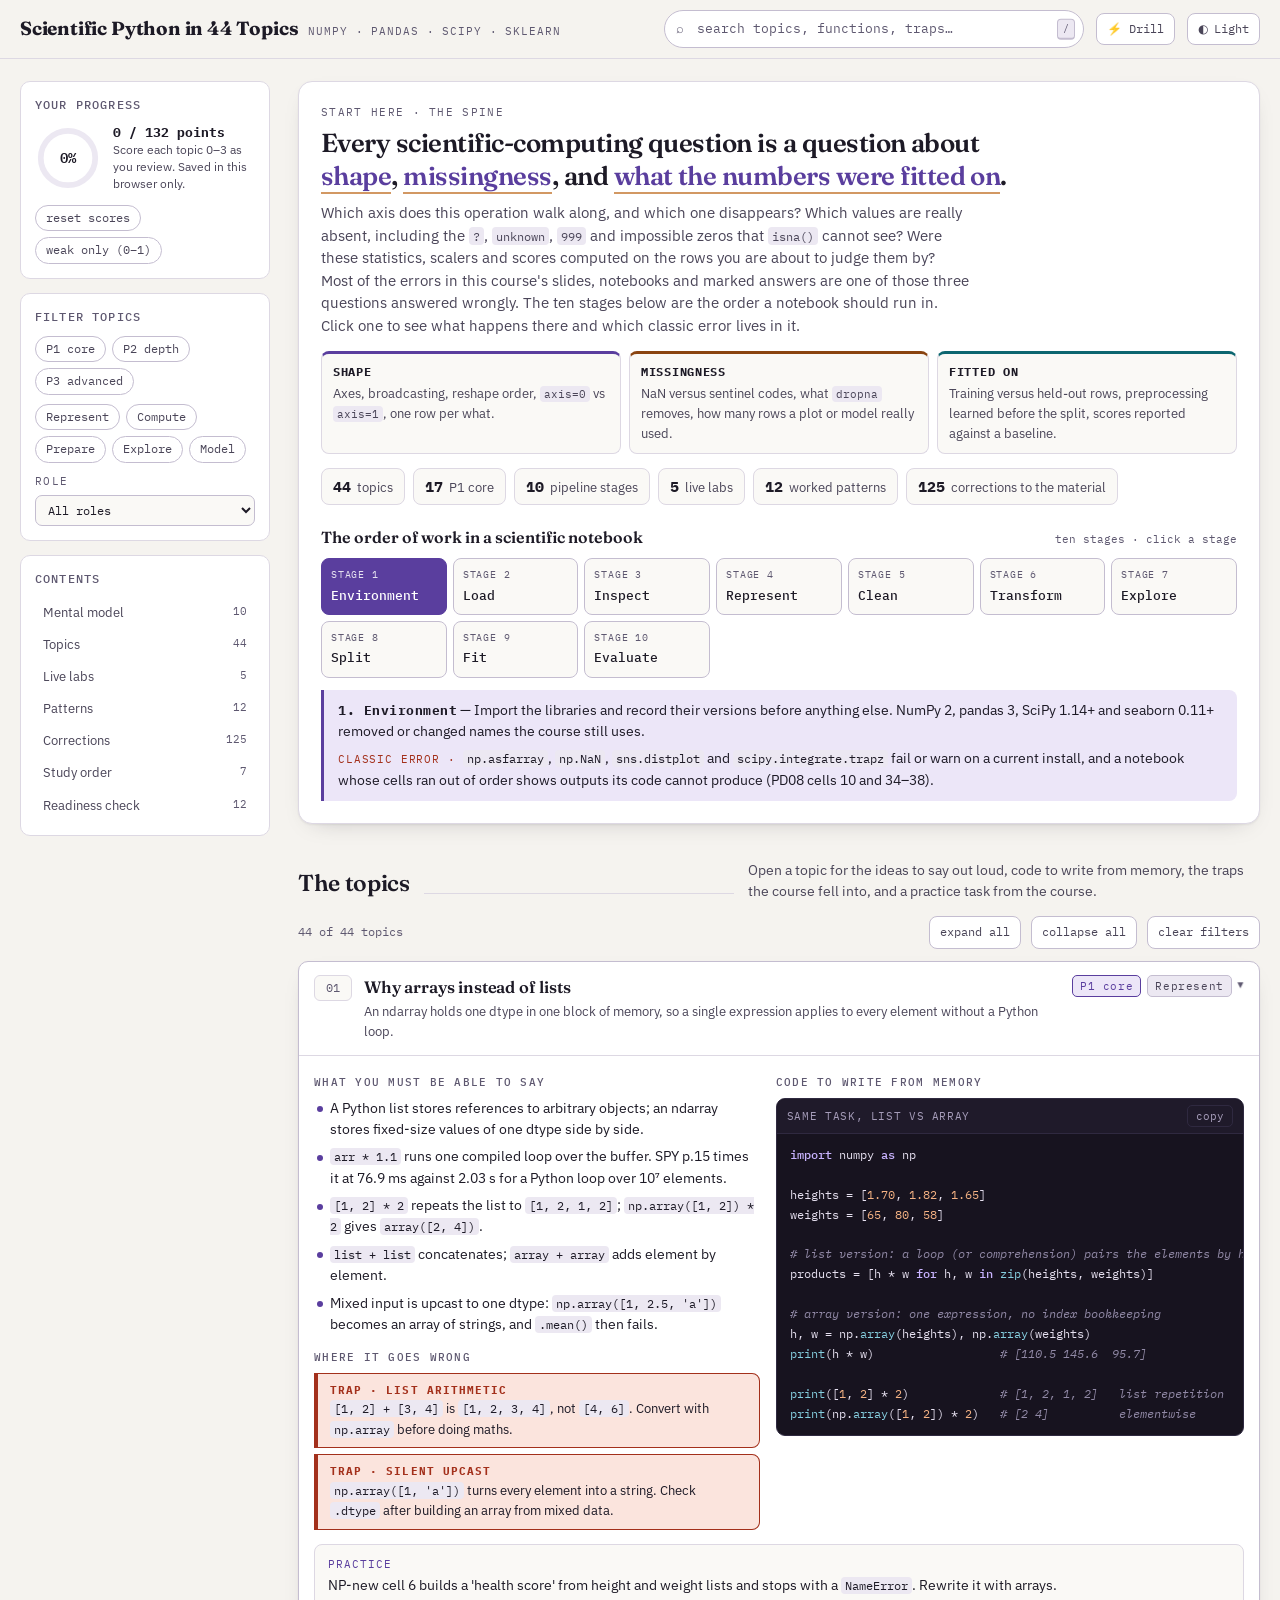
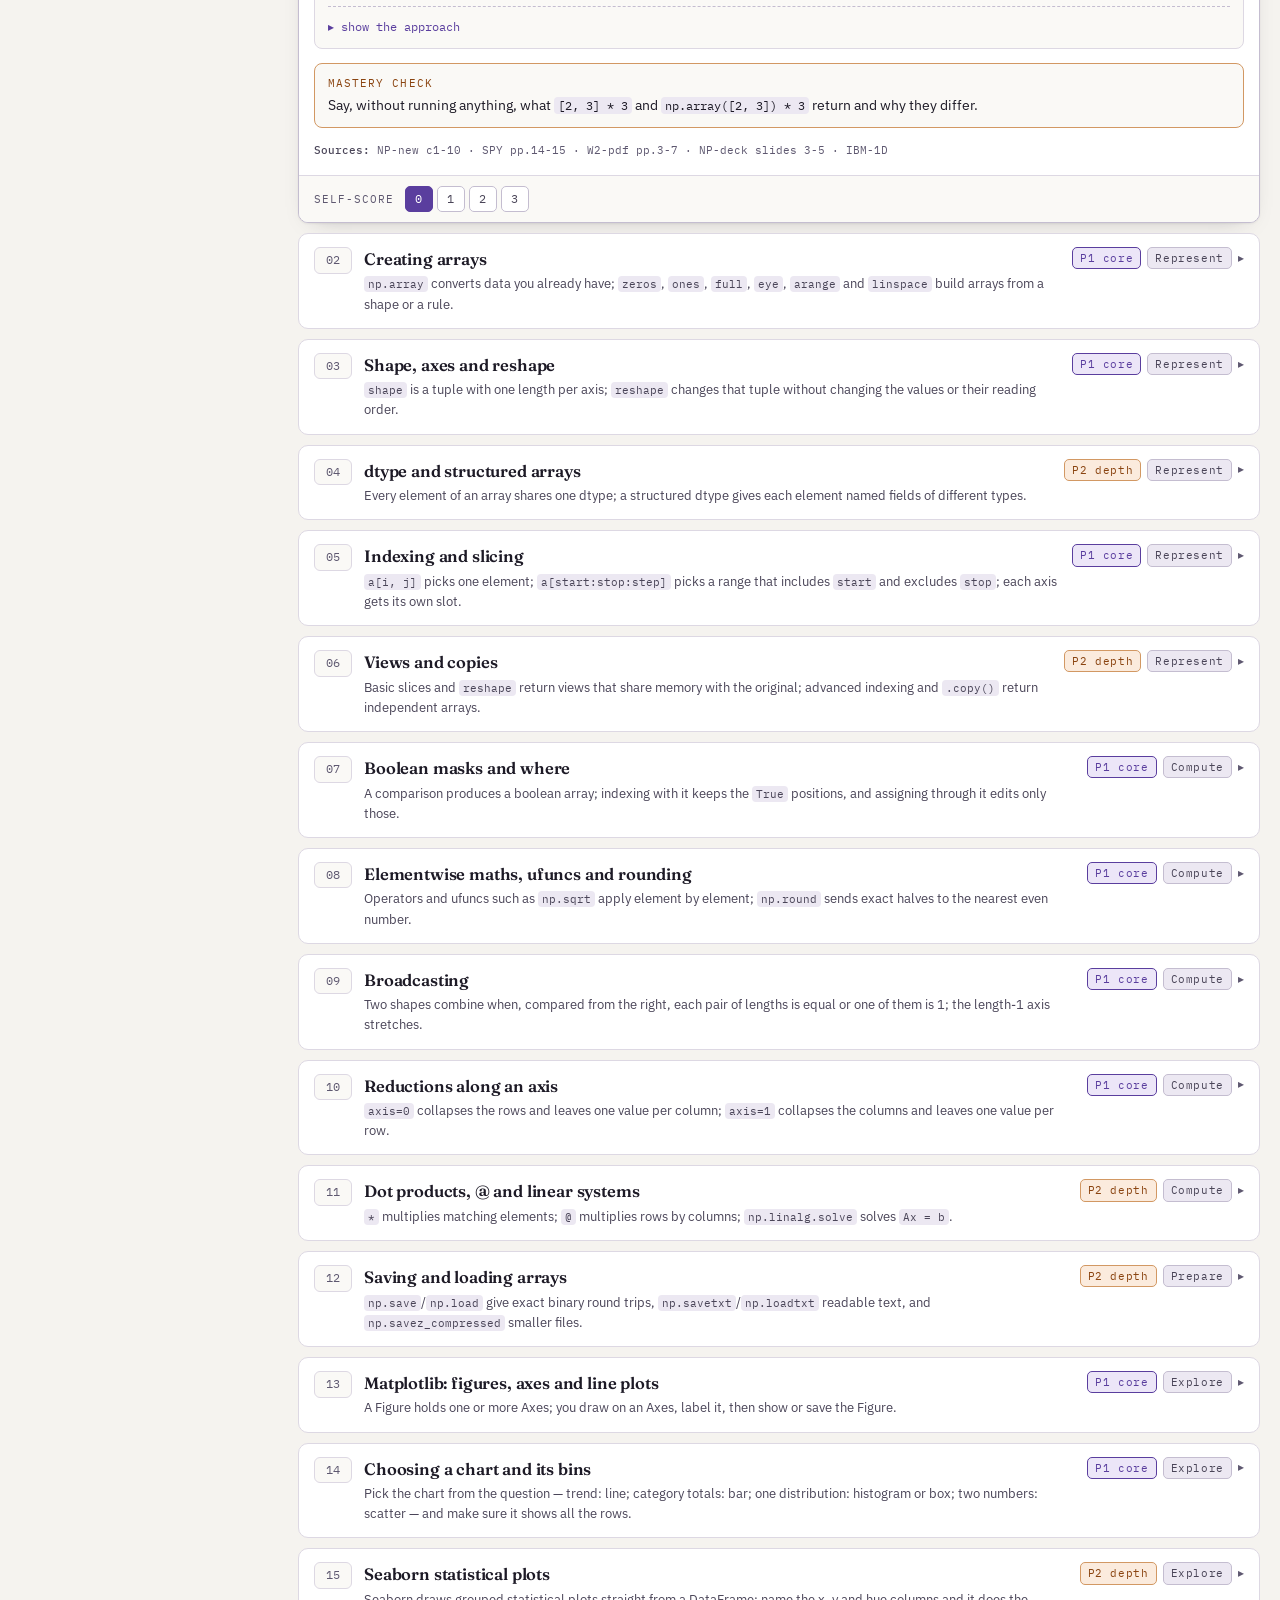
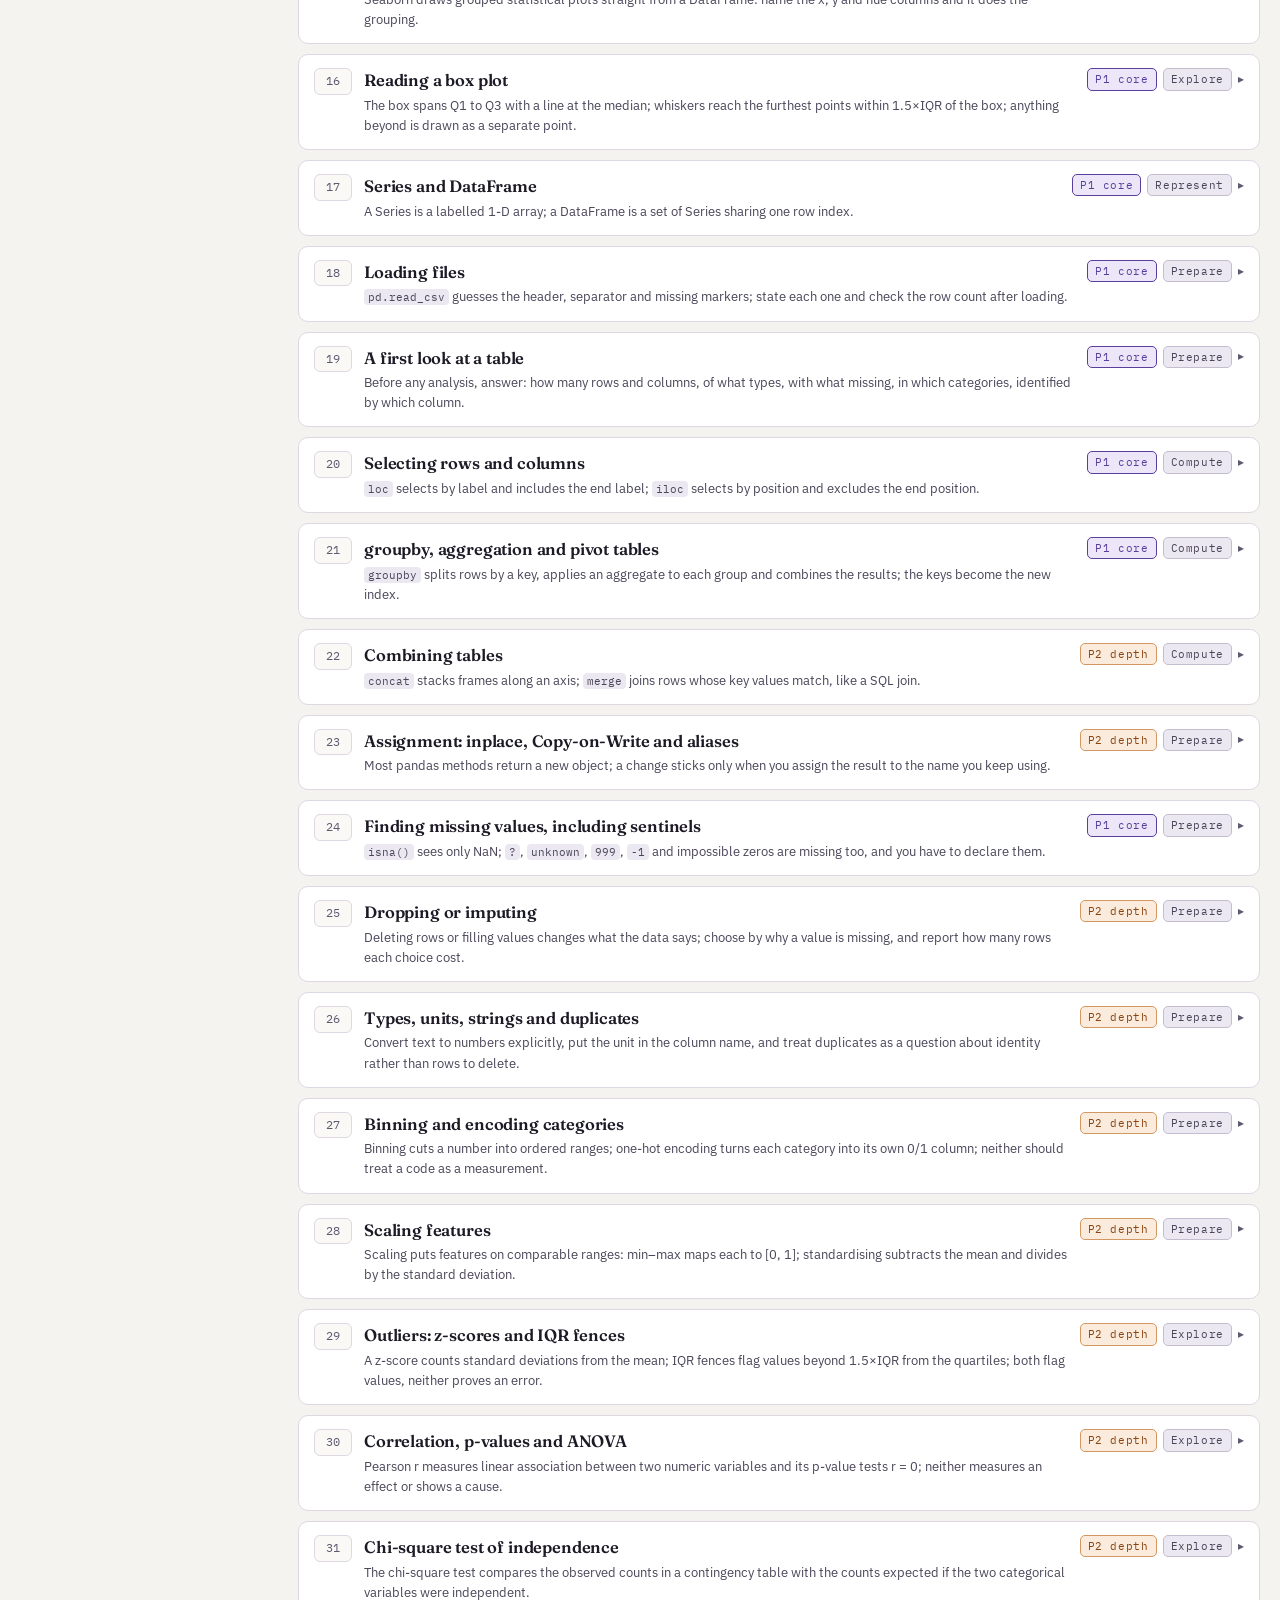
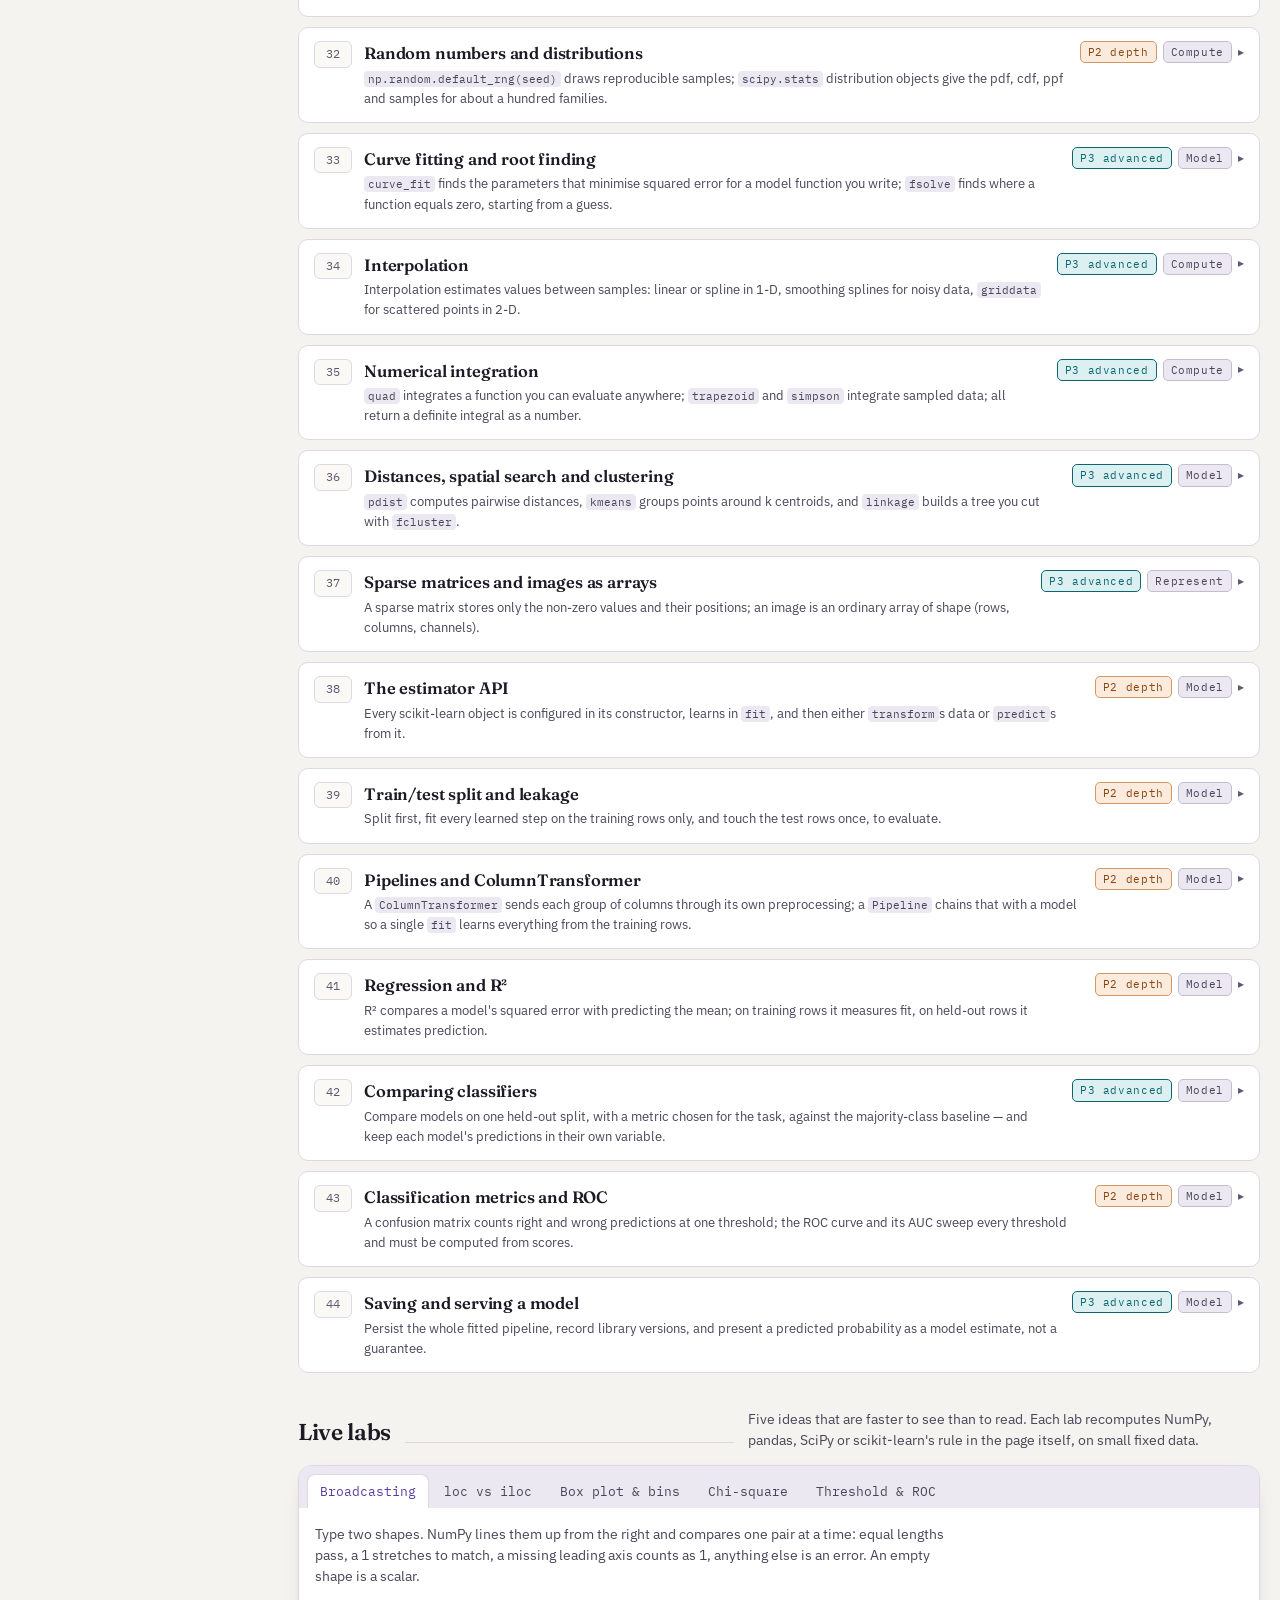
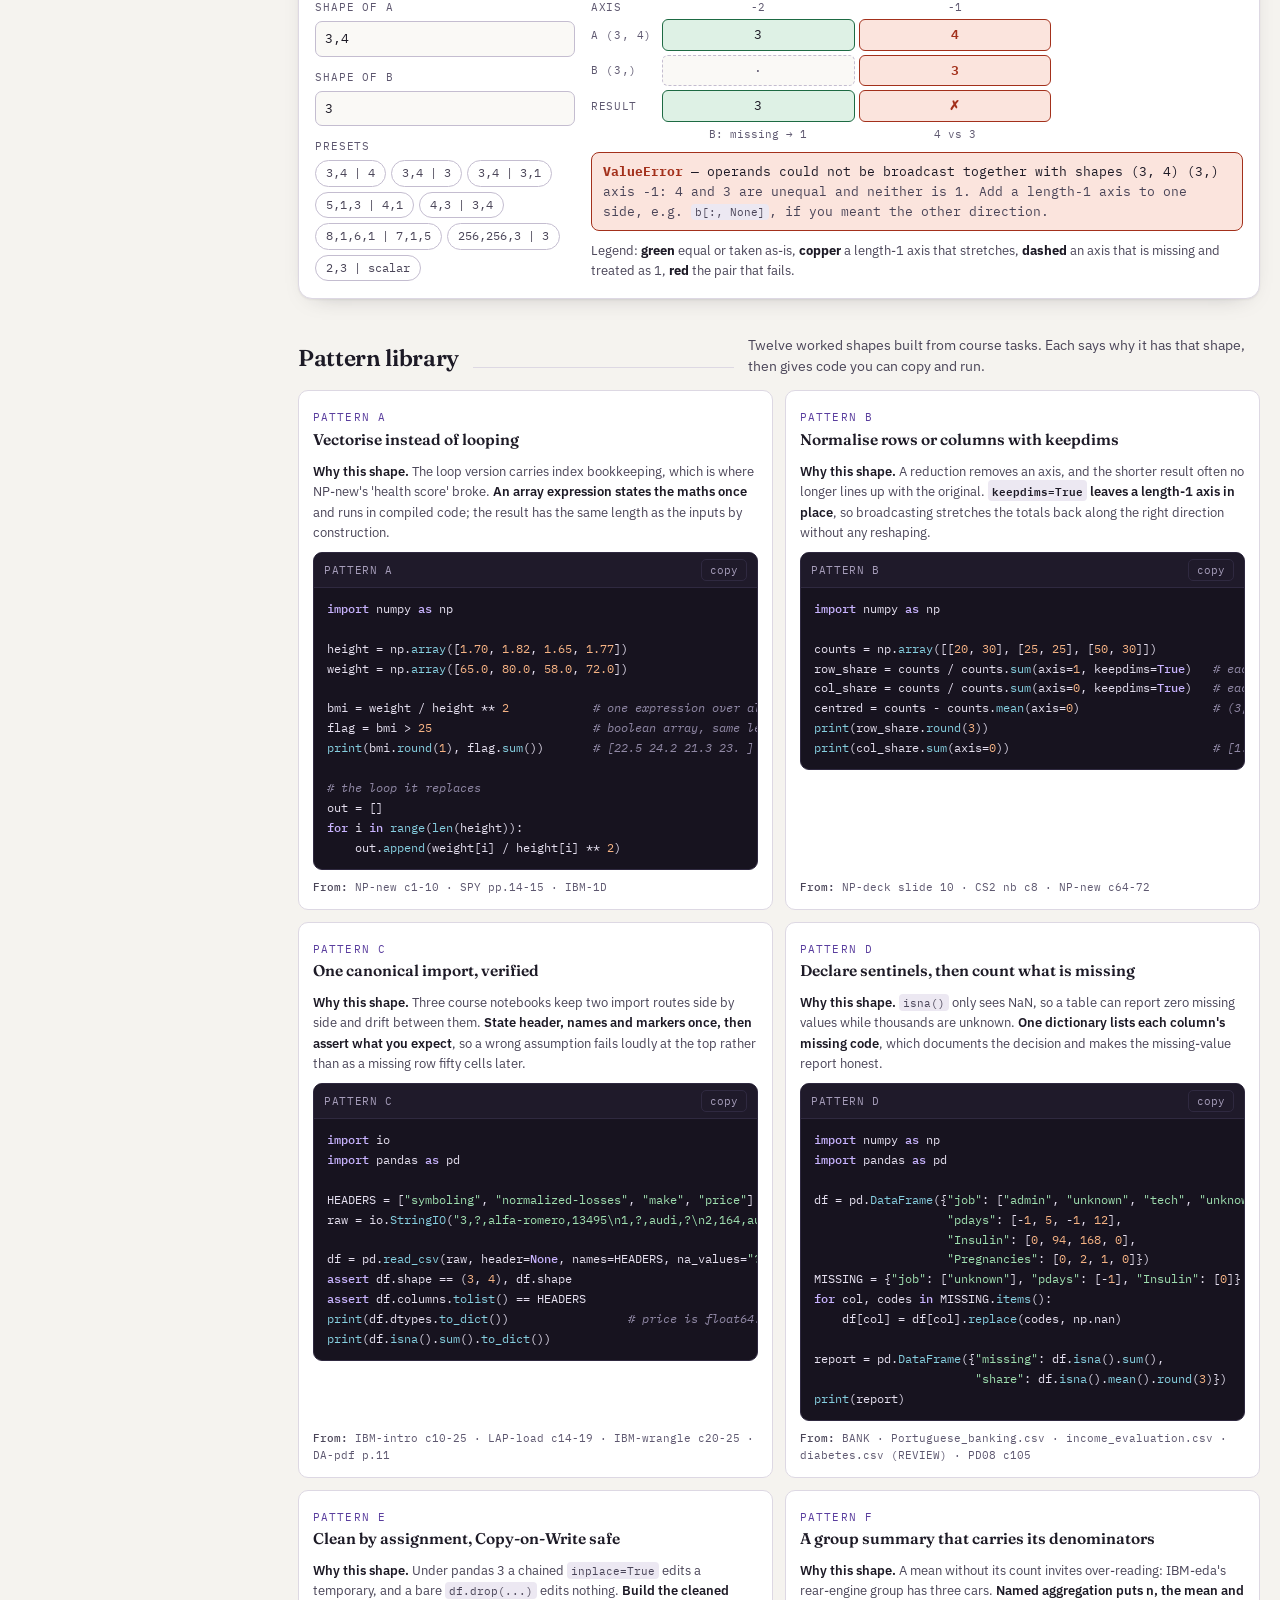
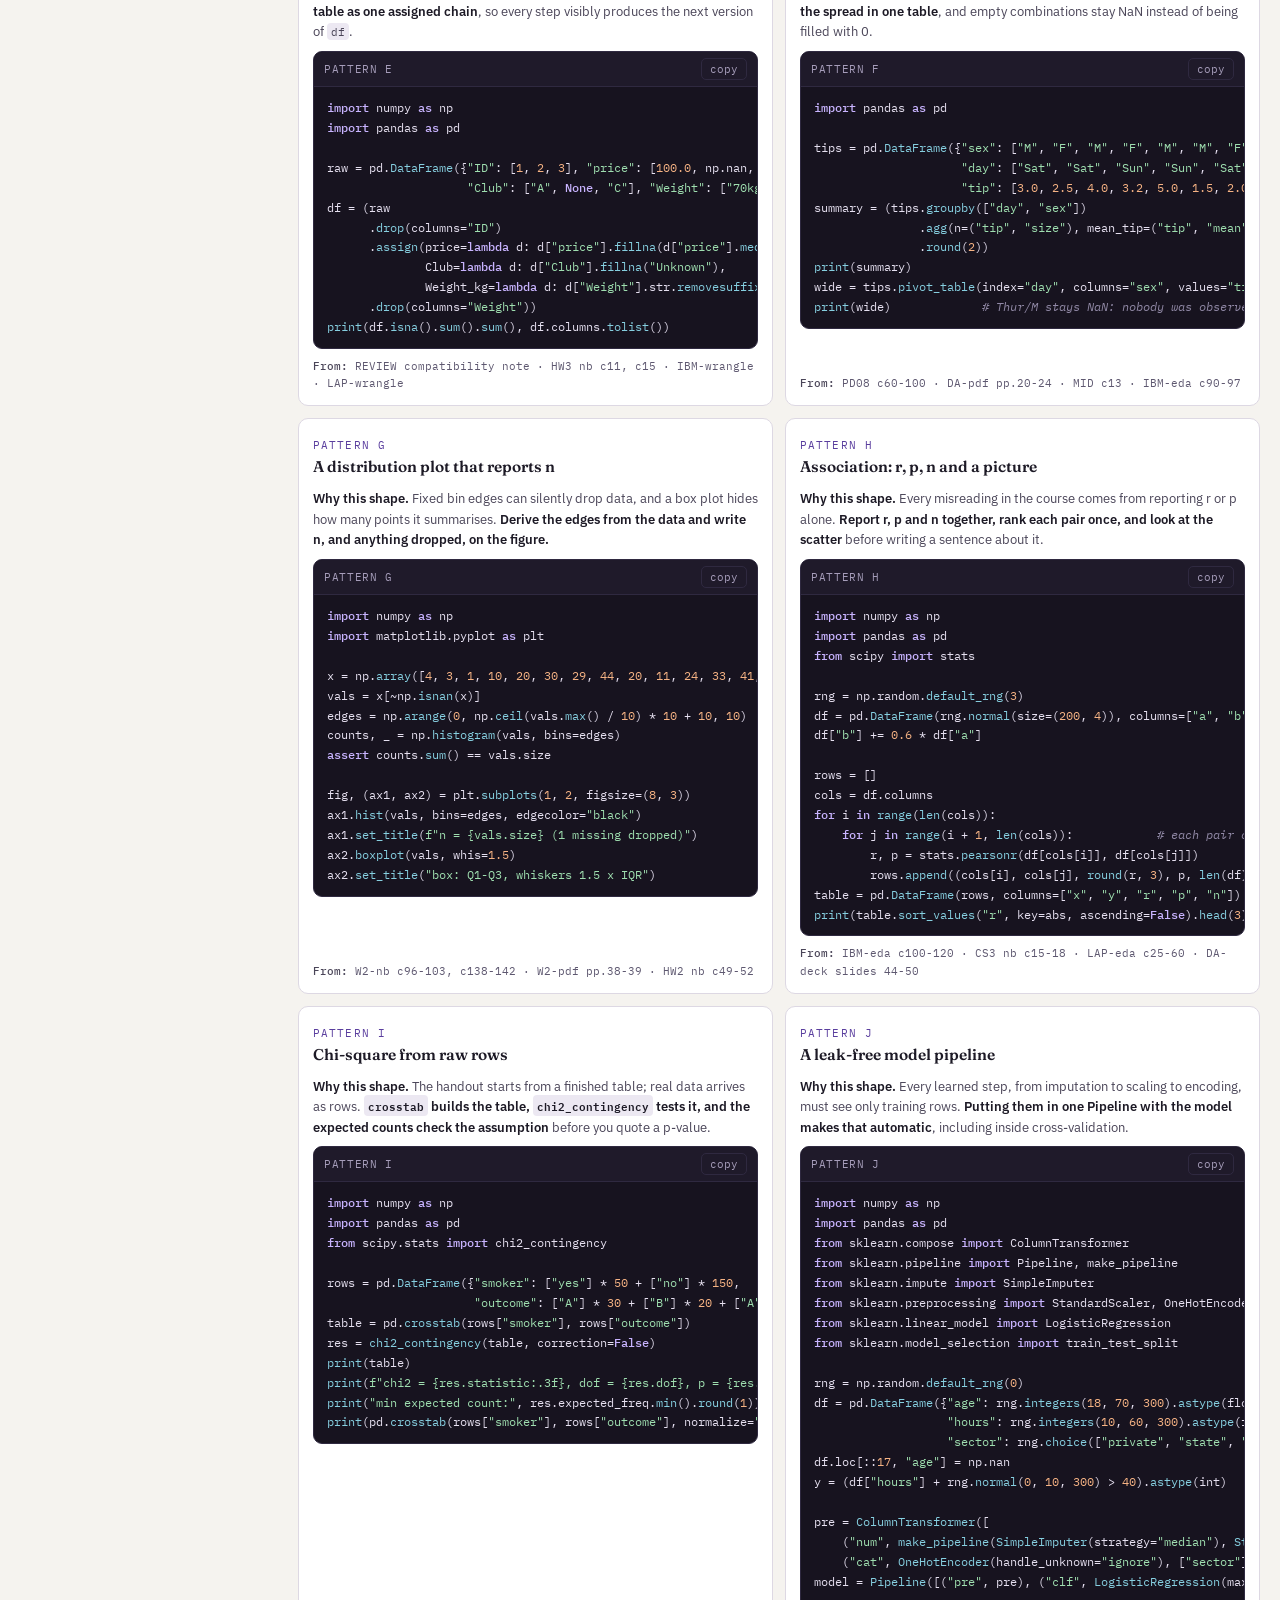
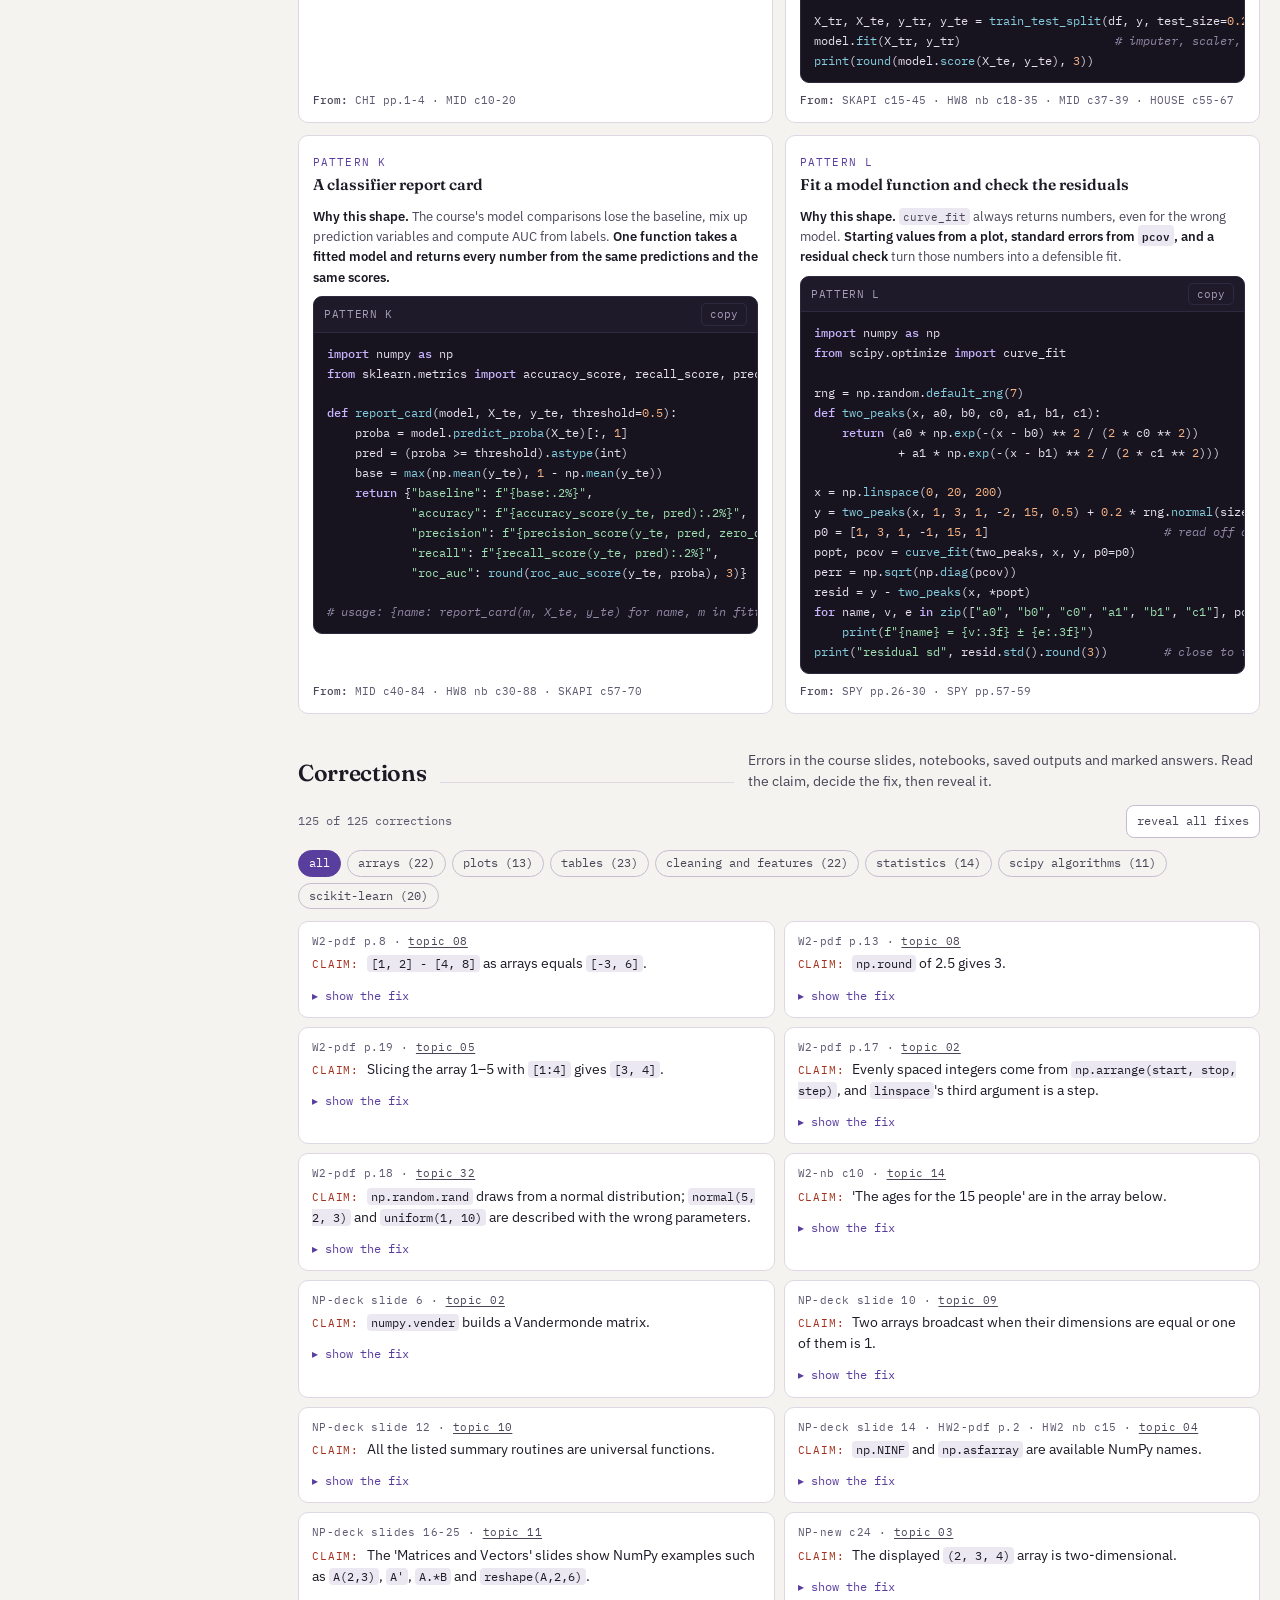
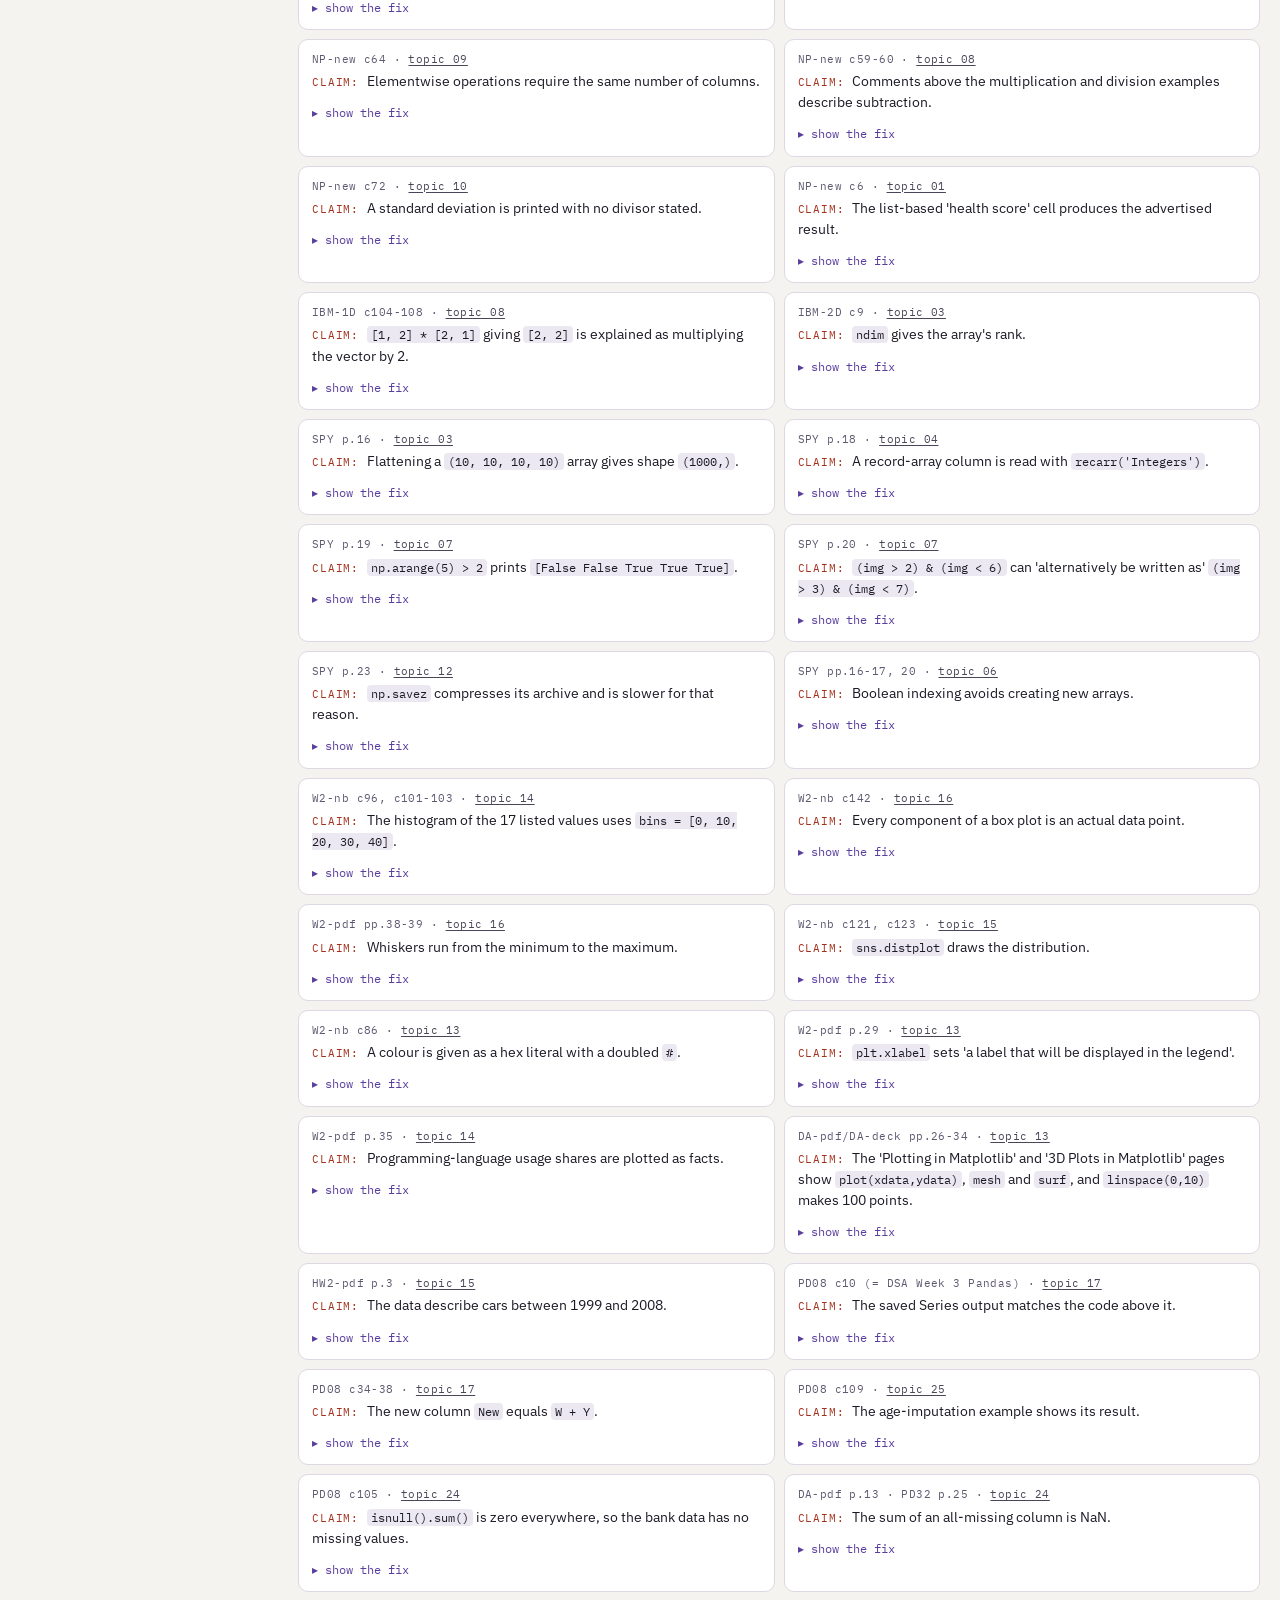
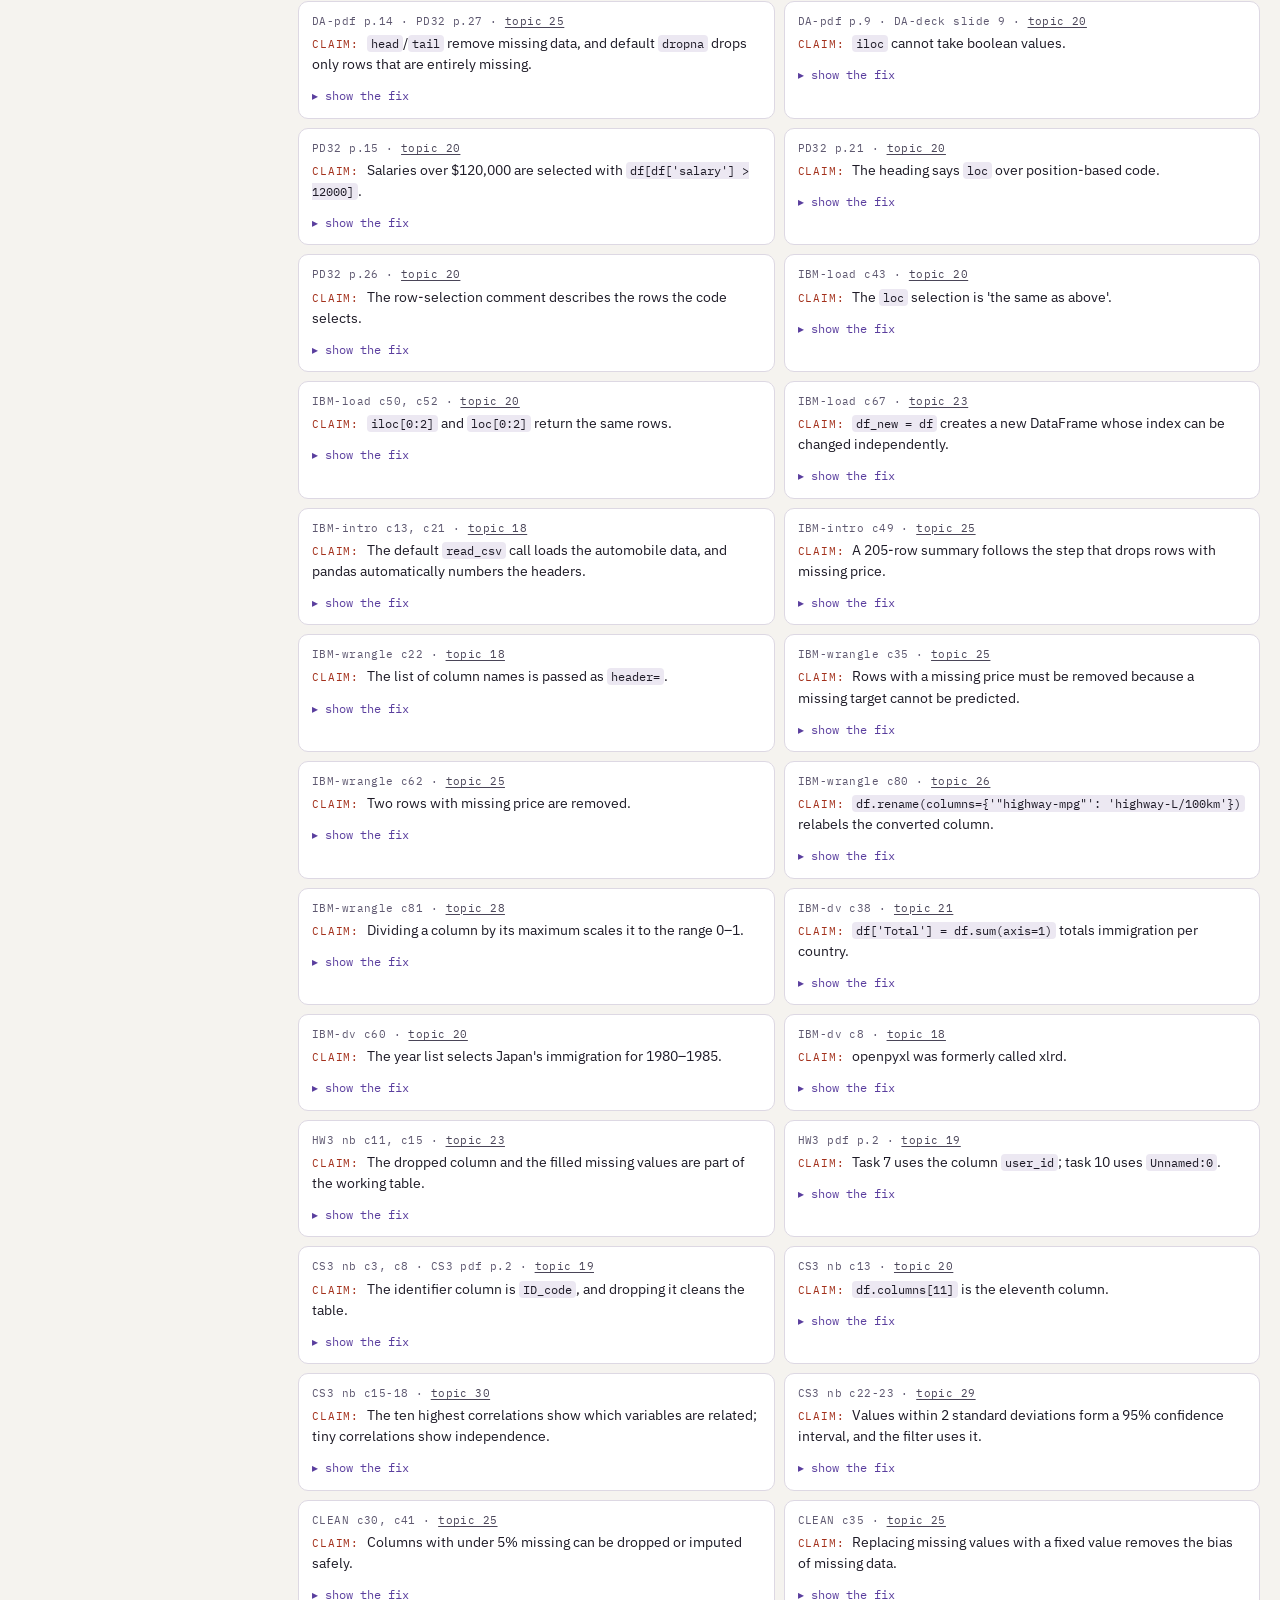
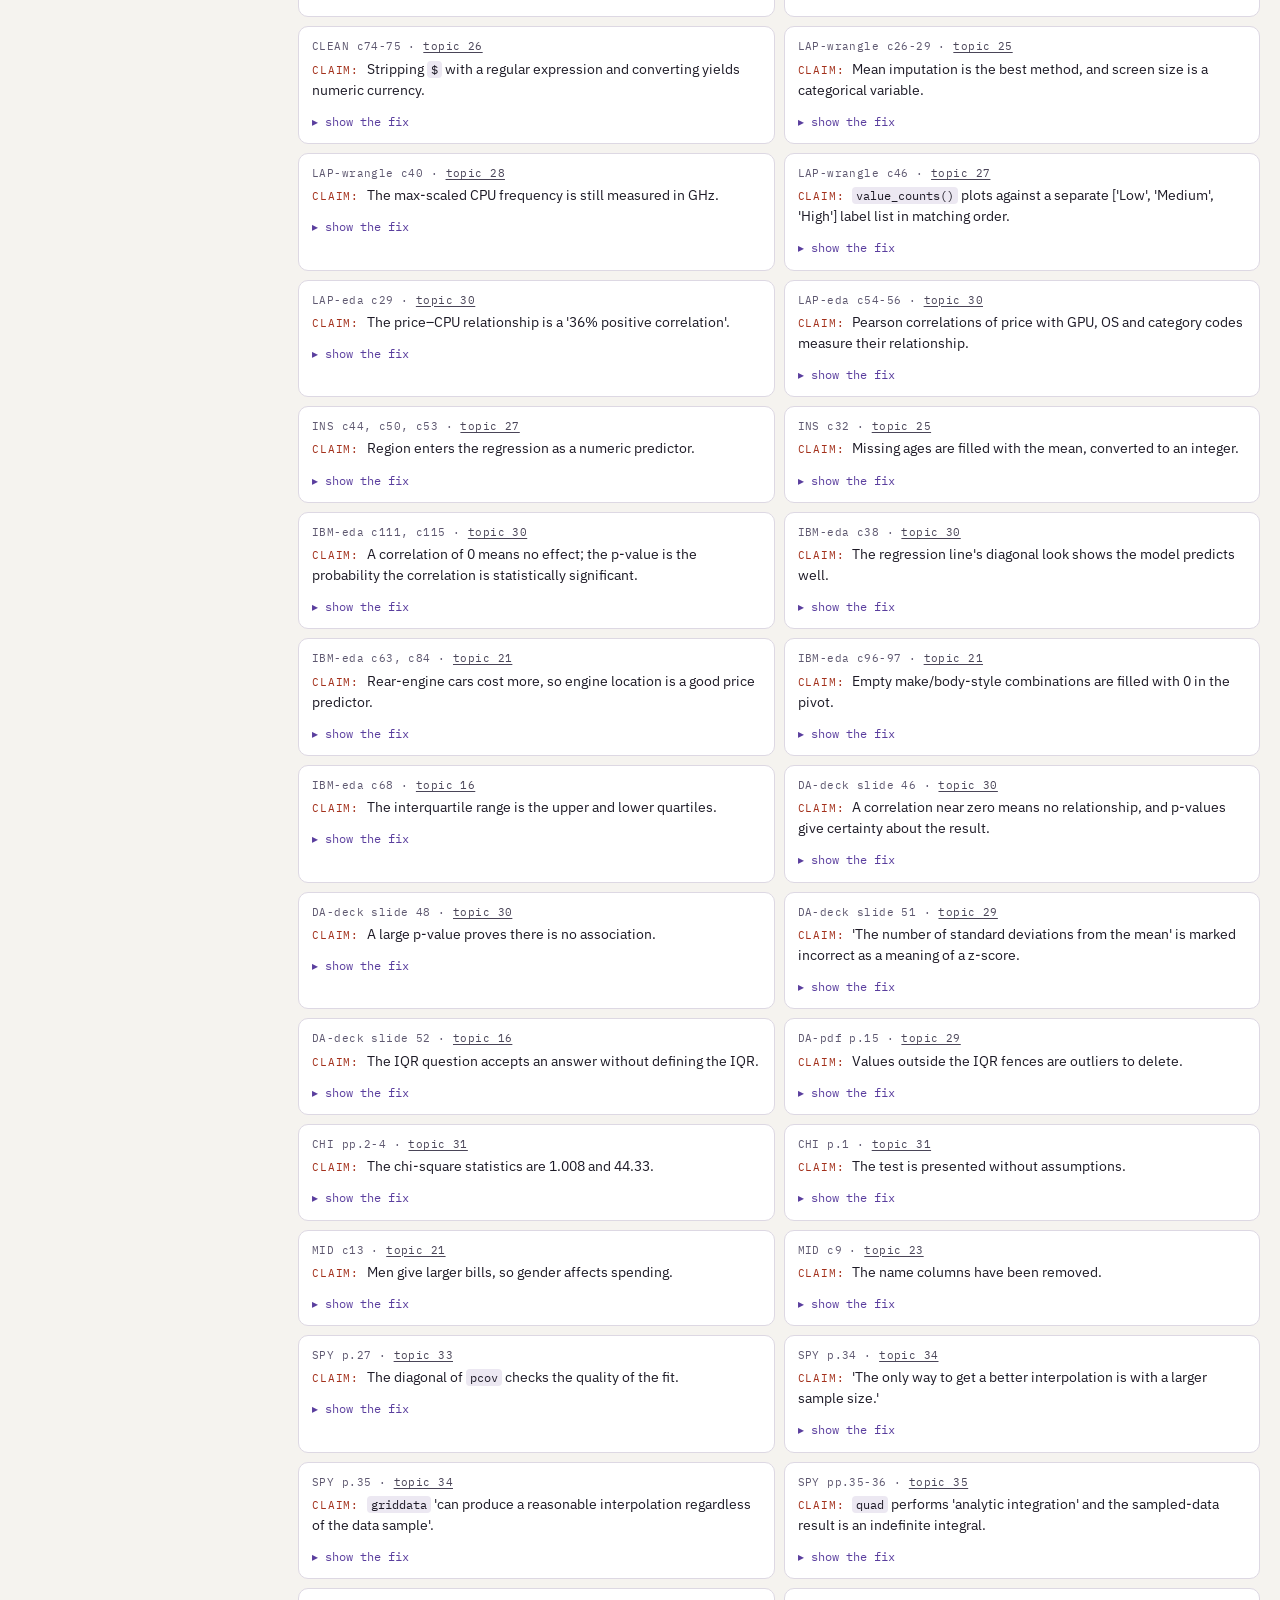
<file: python-programming/scientific-python.html>
<!DOCTYPE html>
<html lang="en">
<head>
<meta charset="utf-8">
<meta name="viewport" content="width=device-width, initial-scale=1">
<meta name="description" content="Scientific Python in 44 topics: NumPy arrays, Matplotlib and Seaborn, pandas cleaning, SciPy algorithms and scikit-learn pipelines, with five live labs, 12 worked patterns and 125 corrections to the course material.">
<title>Scientific Python in 44 Topics</title>
<link rel="icon" href="data:,">
<script>
try { var m = localStorage.getItem("scicomp.theme"); if (m === "light" || m === "dark") document.documentElement.setAttribute("data-theme", m); } catch (e) {}
</script>
<link rel="preconnect" href="https://fonts.gstatic.com" crossorigin>
<link rel="stylesheet" href="https://fonts.googleapis.com/css2?family=Fraunces:opsz,wght@9..144,600;9..144,700&family=IBM+Plex+Mono:wght@400;500;600&family=IBM+Plex+Sans:wght@400;500;600;700&display=swap">
<style>
:root{
  --bg:#F5F3EF; --surface:#FFFFFF; --surface-2:#ECE8F2; --surface-3:#FAF9F6;
  --ink:#1D1A26; --ink-2:#4A4558; --ink-3:#5E5870;
  --line:#DDD8E3; --line-2:#C4BDD0;
  --accent:#5A3E9E; --accent-2:#47307F; --accent-soft:#ECE6F8; --on-accent:#FFFFFF;
  --copper:#8A4410; --copper-soft:#FBEBDD; --copper-line:#D29863;
  --teal:#0C6670; --teal-soft:#DDF0F1;
  --warn:#A3301B; --warn-soft:#FBE4DD;
  --ok:#1D6A43; --ok-soft:#DEF1E5;
  --code-bg:#17131F; --code-surface:#1F1A2A; --code-ink:#E6E0F0; --code-dim:#A69DBA; --code-line:#2F2940;
  --code-kw:#C9B4FF; --code-str:#9FDFB0; --code-num:#F6B384; --code-fn:#86CFE0; --code-com:#9189A6; --code-deco:#F2A9C8;
  --scrim:rgba(12,9,20,.6);
  --shadow:0 1px 2px rgba(29,26,38,.06), 0 8px 24px -16px rgba(29,26,38,.38);
  --shadow-lg:0 30px 70px -30px rgba(12,9,20,.6);
  --radius:10px; --radius-lg:14px; --radius-sm:6px;
  --sans:"IBM Plex Sans",ui-sans-serif,system-ui,"Segoe UI",Roboto,sans-serif;
  --serif:"Fraunces",Georgia,"Times New Roman",serif;
  --mono:"IBM Plex Mono",ui-monospace,SFMono-Regular,Consolas,monospace;
  color-scheme:light;
}
@media (prefers-color-scheme:dark){
  :root:not([data-theme="light"]){
    --bg:#110F17; --surface:#1A1722; --surface-2:#252030; --surface-3:#15121C;
    --ink:#ECE8F4; --ink-2:#B8B1C8; --ink-3:#9A92AD;
    --line:#2D2839; --line-2:#3E374D;
    --accent:#B9A3F3; --accent-2:#CEBEF8; --accent-soft:#2A2143; --on-accent:#17102B;
    --copper:#F2A66C; --copper-soft:#33210F; --copper-line:#8E5A2B;
    --teal:#6FD0D8; --teal-soft:#0F2F31;
    --warn:#F49B84; --warn-soft:#3A1B14;
    --ok:#7DD6A4; --ok-soft:#133020;
    --code-bg:#0E0B14; --code-surface:#16121E; --code-line:#28223A;
    --scrim:rgba(0,0,0,.65);
    --shadow:0 1px 2px rgba(0,0,0,.4), 0 10px 26px -18px rgba(0,0,0,.9);
    --shadow-lg:0 30px 70px -30px rgba(0,0,0,.85);
    color-scheme:dark;
  }
}
:root[data-theme="dark"]{
  --bg:#110F17; --surface:#1A1722; --surface-2:#252030; --surface-3:#15121C;
  --ink:#ECE8F4; --ink-2:#B8B1C8; --ink-3:#9A92AD;
  --line:#2D2839; --line-2:#3E374D;
  --accent:#B9A3F3; --accent-2:#CEBEF8; --accent-soft:#2A2143; --on-accent:#17102B;
  --copper:#F2A66C; --copper-soft:#33210F; --copper-line:#8E5A2B;
  --teal:#6FD0D8; --teal-soft:#0F2F31;
  --warn:#F49B84; --warn-soft:#3A1B14;
  --ok:#7DD6A4; --ok-soft:#133020;
  --code-bg:#0E0B14; --code-surface:#16121E; --code-line:#28223A;
  --scrim:rgba(0,0,0,.65);
  --shadow:0 1px 2px rgba(0,0,0,.4), 0 10px 26px -18px rgba(0,0,0,.9);
  --shadow-lg:0 30px 70px -30px rgba(0,0,0,.85);
  color-scheme:dark;
}
*{box-sizing:border-box}
html{-webkit-text-size-adjust:100%}
body{margin:0;background:var(--bg);color:var(--ink);font-family:var(--sans);font-size:15px;line-height:1.55;
  -webkit-font-smoothing:antialiased;overflow-x:hidden}
h1,h2,h3,h4{font-family:var(--serif);font-weight:600;text-wrap:balance;margin:0}
a{color:var(--accent);text-underline-offset:2px}
button,input,select,textarea{font:inherit;color:inherit}
button{cursor:pointer}
:focus-visible{outline:2px solid var(--accent);outline-offset:2px;border-radius:4px}
code{font-family:var(--mono);font-size:.86em;background:var(--surface-2);padding:1px 4px;border-radius:4px;overflow-wrap:anywhere}
.eyebrow{font-family:var(--mono);font-size:11px;letter-spacing:.12em;text-transform:uppercase;color:var(--ink-3);margin:0}
.sr{position:absolute;width:1px;height:1px;padding:0;margin:-1px;overflow:hidden;clip:rect(0,0,0,0);white-space:nowrap;border:0}
[hidden]{display:none!important}

/* ---------- top bar ---------- */
.topbar{position:sticky;top:0;z-index:40;background:color-mix(in srgb,var(--bg) 90%,transparent);
  backdrop-filter:blur(10px);border-bottom:1px solid var(--line)}
.topbar-in{max-width:1280px;margin:0 auto;padding:10px 20px;display:flex;gap:12px;align-items:center;flex-wrap:wrap}
.brand{display:flex;align-items:baseline;gap:10px;margin-right:auto;min-width:0}
.brand b{font-family:var(--serif);font-size:19px;letter-spacing:-.01em;white-space:nowrap}
.brand b i{font-style:normal}
.brand span{font-family:var(--mono);font-size:11px;color:var(--ink-3);letter-spacing:.08em;white-space:nowrap}
.search{position:relative;flex:1 1 240px;max-width:420px;min-width:0}
.search input{width:100%;padding:8px 34px 8px 32px;border:1px solid var(--line-2);border-radius:999px;background:var(--surface);
  color:var(--ink);font-family:var(--mono);font-size:13px}
.search input::placeholder{color:var(--ink-3)}
.search .mag{position:absolute;left:12px;top:50%;transform:translateY(-50%);color:var(--ink-3);font-size:13px;pointer-events:none}
.search kbd{position:absolute;right:9px;top:50%;transform:translateY(-50%)}
kbd{font-family:var(--mono);font-size:10px;border:1px solid var(--line-2);border-bottom-width:2px;border-radius:4px;
  padding:1px 5px;color:var(--ink-3);background:var(--surface-2)}
.iconbtn{background:var(--surface);border:1px solid var(--line-2);border-radius:8px;padding:6px 10px;font-size:12px;
  font-family:var(--mono);color:var(--ink-2);display:inline-flex;gap:6px;align-items:center;white-space:nowrap}
.iconbtn:hover{border-color:var(--accent);color:var(--accent)}

/* ---------- shell ---------- */
.shell{max-width:1280px;margin:0 auto;padding:22px 20px 64px;display:grid;grid-template-columns:250px minmax(0,1fr);
  gap:28px;align-items:start}
@media (max-width:920px){.shell{grid-template-columns:minmax(0,1fr);gap:20px}}
.rail{position:sticky;top:72px;display:flex;flex-direction:column;gap:14px;max-height:calc(100vh - 88px);overflow-y:auto;
  padding-bottom:4px}
@media (max-width:920px){.rail{position:static;max-height:none;overflow:visible}}
.railbox{background:var(--surface);border:1px solid var(--line);border-radius:var(--radius);padding:14px}
.railbox h4{font-size:11.5px;font-family:var(--mono);letter-spacing:.1em;text-transform:uppercase;color:var(--ink-3);
  font-weight:500;margin-bottom:10px}
.chips{display:flex;flex-wrap:wrap;gap:6px}
.chip{border:1px solid var(--line-2);background:transparent;border-radius:999px;padding:3px 10px;font-size:12px;
  font-family:var(--mono);color:var(--ink-2);transition:.12s}
.chip:hover{border-color:var(--accent);color:var(--accent)}
.chip[aria-pressed="true"]{background:var(--accent);border-color:var(--accent);color:var(--on-accent)}
.ringwrap{display:flex;align-items:center;gap:12px}
.ring{width:66px;height:66px;flex:none}
.ring circle{fill:none;stroke-width:7}
.ring .bg{stroke:var(--surface-2)}
.ring .fg{stroke:var(--accent);stroke-linecap:round;transition:stroke-dasharray .4s ease}
.ringnum{font-family:var(--mono);font-size:17px;font-weight:600;fill:var(--ink)}
.ringlab{font-size:12px;color:var(--ink-2);line-height:1.4}
.ringlab b{display:block;font-family:var(--mono);font-size:13px;color:var(--ink)}
.navlist{display:flex;flex-direction:column;gap:2px}
.navlist a{display:flex;justify-content:space-between;gap:8px;padding:5px 8px;border-radius:6px;text-decoration:none;
  color:var(--ink-2);font-size:13px}
.navlist a:hover{background:var(--surface-2);color:var(--ink)}
.navlist a i{font-family:var(--mono);font-style:normal;font-size:11px;color:var(--ink-3)}
.rolesel{width:100%;padding:6px 8px;border:1px solid var(--line-2);border-radius:7px;background:var(--surface-3);
  font-family:var(--mono);font-size:12px;color:var(--ink)}

/* ---------- sections ---------- */
section{scroll-margin-top:84px}
.card{scroll-margin-top:84px}
.sechead{display:flex;align-items:flex-end;gap:14px;flex-wrap:wrap;margin:36px 0 14px}
.sechead h2{font-size:23px;letter-spacing:-.015em}
.sechead p{margin:0;color:var(--ink-2);font-size:13.5px;max-width:64ch}
.rule{height:1px;background:var(--line);flex:1 1 40px;margin-bottom:8px;min-width:20px}

/* ---------- hero ---------- */
.hero{background:var(--surface);border:1px solid var(--line);border-radius:var(--radius-lg);padding:22px;box-shadow:var(--shadow)}
.hero h2{font-size:26px;letter-spacing:-.02em;margin-top:6px;line-height:1.25}
.hero h2 em{font-style:normal;color:var(--accent);border-bottom:2px solid var(--copper-line)}
.hero p.lede{margin:10px 0 0;color:var(--ink-2);max-width:72ch;font-size:14.5px}
.spine3{display:grid;gap:8px;margin-top:14px}
@media (min-width:700px){.spine3{grid-template-columns:repeat(3,minmax(0,1fr))}}
.spine3 div{border:1px solid var(--line);border-top:3px solid var(--accent);border-radius:8px;padding:9px 11px;background:var(--surface-3);font-size:13px;color:var(--ink-2)}
.spine3 div:nth-child(2){border-top-color:var(--copper)}
.spine3 div:nth-child(3){border-top-color:var(--teal)}
.spine3 b{display:block;font-family:var(--mono);font-size:12px;letter-spacing:.06em;text-transform:uppercase;color:var(--ink);margin-bottom:2px}
.statrow{display:flex;flex-wrap:wrap;gap:8px;margin-top:14px}
.stat{border:1px solid var(--line);border-radius:8px;padding:6px 11px;background:var(--surface-3);font-size:12.5px;color:var(--ink-2)}
.stat b{font-family:var(--mono);font-size:15px;color:var(--ink);margin-right:6px}
.pipehead{display:flex;justify-content:space-between;align-items:baseline;gap:10px;flex-wrap:wrap;margin:20px 0 8px}
.pipehead h3{font-size:16px}
.pipehead p{margin:0;font-family:var(--mono);font-size:11px;color:var(--ink-3)}
.pipe{display:grid;grid-template-columns:repeat(auto-fit,minmax(112px,1fr));gap:6px;counter-reset:st}
.stage{border:1px solid var(--line-2);background:var(--surface-3);border-radius:8px;padding:8px 9px;text-align:left;transition:.14s;position:relative}
.stage:hover{border-color:var(--accent)}
.stage[aria-pressed="true"]{background:var(--accent);border-color:var(--accent);color:var(--on-accent)}
.stage[aria-pressed="true"] em{color:var(--on-accent);opacity:.85}
.stage em{display:block;font-style:normal;font-family:var(--mono);font-size:10px;color:var(--ink-3);letter-spacing:.08em}
.stage span{font-family:var(--mono);font-size:12.5px;font-weight:500}
.stagenote{margin-top:12px;border-left:3px solid var(--accent);background:var(--accent-soft);border-radius:0 8px 8px 0;
  padding:10px 14px;font-size:13.8px;color:var(--ink)}
.stagenote b{font-family:var(--mono);font-size:12.5px;letter-spacing:.04em}
.stagenote .err{display:block;margin-top:6px;color:var(--ink)}
.stagenote .err::before{content:"Classic error · ";font-family:var(--mono);font-size:10.5px;letter-spacing:.08em;text-transform:uppercase;color:var(--warn)}

/* ---------- toolbar ---------- */
.toolbar{display:flex;gap:10px;align-items:center;flex-wrap:wrap;margin-bottom:12px}
.count{font-family:var(--mono);font-size:12px;color:var(--ink-3);margin-right:auto}

/* ---------- topic cards ---------- */
.topics{display:flex;flex-direction:column;gap:10px}
.card{background:var(--surface);border:1px solid var(--line);border-radius:var(--radius);overflow:hidden}
.card.open{border-color:var(--line-2);box-shadow:var(--shadow)}
.card > .head{display:grid;grid-template-columns:38px minmax(0,1fr) auto;gap:12px;align-items:start;width:100%;
  background:none;border:0;padding:13px 15px;text-align:left}
.card > .head:hover .title{color:var(--accent)}
.num{font-family:var(--mono);font-size:12px;color:var(--ink-3);border:1px solid var(--line);border-radius:6px;
  padding:3px 0;text-align:center;background:var(--surface-3)}
.card.done .num{background:var(--accent);border-color:var(--accent);color:var(--on-accent)}
.title{font-family:var(--serif);font-size:16.5px;font-weight:600;letter-spacing:-.01em;display:block}
.sub{color:var(--ink-2);font-size:13px;margin-top:2px;display:block}
.meta{display:flex;gap:6px;align-items:center;flex-wrap:wrap;justify-content:flex-end}
@media (max-width:560px){
  .card > .head{grid-template-columns:34px minmax(0,1fr);gap:10px}
  .card > .head .meta{grid-column:2;justify-content:flex-start}
}
.badge{font-family:var(--mono);font-size:10.5px;letter-spacing:.06em;padding:2px 7px;border-radius:5px;border:1px solid;white-space:nowrap}
.b-p1{color:var(--accent);border-color:var(--accent);background:var(--accent-soft)}
.b-p2{color:var(--copper);border-color:var(--copper-line);background:var(--copper-soft)}
.b-p3{color:var(--teal);border-color:var(--teal);background:var(--teal-soft)}
.b-cat{color:var(--ink-2);border-color:var(--line-2);background:var(--surface-2)}
.caret{font-family:var(--mono);color:var(--ink-3);font-size:12px;transition:transform .18s;display:inline-block}
.card.open .caret{transform:rotate(90deg)}
.body{border-top:1px solid var(--line);padding:10px 15px 15px;display:grid;gap:14px}
.split{display:grid;gap:16px}
@media (min-width:860px){.split{grid-template-columns:minmax(0,1fr) minmax(0,1.05fr);align-items:start}}
.block{min-width:0}
.block h5{font-family:var(--mono);font-size:10.5px;letter-spacing:.12em;text-transform:uppercase;color:var(--ink-3);
  font-weight:500;margin:14px 0 7px}
.block h5:first-child{margin-top:8px}
ul.points{margin:0;padding-left:0;list-style:none;display:grid;gap:6px}
ul.points li{padding-left:16px;position:relative;font-size:13.8px;color:var(--ink)}
ul.points li::before{content:"";position:absolute;left:3px;top:.62em;width:6px;height:6px;border-radius:50%;background:var(--accent)}
.trap{border:1px solid var(--warn);border-left-width:4px;background:var(--warn-soft);border-radius:0 8px 8px 0;padding:8px 12px;font-size:13.4px}
.trap + .trap{margin-top:6px}
.trap b{color:var(--warn);font-family:var(--mono);font-size:10.5px;letter-spacing:.1em;text-transform:uppercase;display:block}
.trap b::before{content:"Trap · "}
.prompt{background:var(--surface-3);border:1px solid var(--line);border-radius:8px;padding:11px 13px;font-size:13.8px}
.prompt .tag{font-family:var(--mono);font-size:10.5px;letter-spacing:.1em;text-transform:uppercase;color:var(--accent);display:block;margin-bottom:3px}
.prompt.mastery{border-color:var(--copper-line)}
.prompt.mastery .tag{color:var(--copper)}
details.rev{margin-top:9px;border-top:1px dashed var(--line-2);padding-top:9px}
details.rev > summary{cursor:pointer;font-family:var(--mono);font-size:12px;color:var(--accent);list-style:none;display:inline-block}
details.rev > summary::-webkit-details-marker{display:none}
details.rev > summary::before{content:"▸ "}
details.rev[open] > summary::before{content:"▾ "}
details.rev .ans{margin-top:8px;font-size:13.6px;color:var(--ink-2)}
.cardfoot{display:flex;gap:10px;align-items:center;flex-wrap:wrap;border-top:1px solid var(--line);
  margin:2px -15px -15px;padding:10px 15px;background:var(--surface-3)}
.scorelab{font-family:var(--mono);font-size:10.5px;letter-spacing:.1em;text-transform:uppercase;color:var(--ink-3)}
.score{display:flex;gap:4px}
.score button{width:28px;height:26px;border:1px solid var(--line-2);background:var(--surface);border-radius:5px;
  font-family:var(--mono);font-size:11.5px;color:var(--ink-2)}
.score button:hover{border-color:var(--accent);color:var(--accent)}
.score button[aria-pressed="true"]{background:var(--accent);border-color:var(--accent);color:var(--on-accent)}
.lablink{margin-left:auto;font-family:var(--mono);font-size:11.5px;color:var(--accent);background:transparent;
  border:1px dashed var(--accent);border-radius:6px;padding:3px 9px}
.lablink:hover{background:var(--accent-soft)}
.srcline{font-family:var(--mono);font-size:11px;color:var(--ink-3)}
.srcline b{font-weight:500;color:var(--ink-2)}
.flag{font-family:var(--mono);font-size:10.5px;color:var(--copper);border:1px dashed var(--copper-line);border-radius:4px;padding:0 4px;margin-left:4px;white-space:nowrap}

/* ---------- code ---------- */
.codewrap{position:relative;background:var(--code-bg);border-radius:9px;border:1px solid var(--code-line);overflow:hidden;min-width:0}
.codewrap + .codewrap{margin-top:8px}
.codebar{display:flex;align-items:center;gap:8px;padding:6px 10px;background:var(--code-surface);border-bottom:1px solid var(--code-line)}
.codebar span{font-family:var(--mono);font-size:10.5px;letter-spacing:.06em;text-transform:uppercase;color:var(--code-dim);
  overflow:hidden;text-overflow:ellipsis;white-space:nowrap}
.copy{margin-left:auto;flex:none;background:transparent;border:1px solid var(--code-line);color:var(--code-dim);
  border-radius:5px;padding:2px 8px;font-family:var(--mono);font-size:10.5px}
.copy:hover{color:var(--code-ink);border-color:var(--code-dim)}
.copy:focus-visible{outline-color:var(--code-kw)}
pre.code{margin:0;padding:11px 13px;overflow-x:auto;font-family:var(--mono);font-size:12.3px;line-height:1.62;
  color:var(--code-ink);tab-size:4}
.k{color:var(--code-kw);font-weight:500}.s{color:var(--code-str)}.n{color:var(--code-num)}
.f{color:var(--code-fn)}.c{color:var(--code-com);font-style:italic}.d{color:var(--code-deco)}

/* ---------- labs ---------- */
.labs{background:var(--surface);border:1px solid var(--line);border-radius:var(--radius-lg);overflow:hidden;box-shadow:var(--shadow)}
.tabs{display:flex;gap:2px;padding:8px 8px 0;background:var(--surface-2);flex-wrap:wrap}
.tab{border:1px solid transparent;border-bottom:0;background:transparent;padding:7px 12px;border-radius:8px 8px 0 0;
  font-family:var(--mono);font-size:12.5px;color:var(--ink-2)}
.tab[aria-selected="true"]{background:var(--surface);border-color:var(--line);color:var(--accent)}
.labpane{padding:16px}
.labintro{margin:0 0 12px;font-size:13.6px;color:var(--ink-2);max-width:80ch}
.labgrid{display:grid;gap:16px}
@media (min-width:760px){.labgrid{grid-template-columns:minmax(200px,260px) minmax(0,1fr)}}
.ctrl{display:grid;gap:12px;align-content:start}
.ctrl label,.ctrl .lbl{font-family:var(--mono);font-size:11px;letter-spacing:.08em;text-transform:uppercase;color:var(--ink-3);
  display:block;margin-bottom:5px}
.ctrl select,.ctrl input[type="text"],.ctrl input[type="number"]{width:100%;padding:7px 9px;border:1px solid var(--line-2);
  border-radius:7px;background:var(--surface-3);color:var(--ink);font-family:var(--mono);font-size:12.5px}
.ctrl input[type="range"]{width:100%;accent-color:var(--accent)}
.duo{display:grid;grid-template-columns:repeat(2,minmax(0,1fr));gap:6px}
.presets{display:flex;flex-wrap:wrap;gap:5px}
.labout{min-width:0}
.note{font-size:13px;color:var(--ink-2);margin:10px 0 0}
.note b{color:var(--ink)}
table.grid{width:100%;border-collapse:collapse;font-family:var(--mono);font-size:12.3px}
.tablewrap{overflow-x:auto;border:1px solid var(--line);border-radius:8px}
.tablewrap + .tablewrap{margin-top:10px}
table.grid th{text-align:left;font-weight:500;color:var(--ink-3);background:var(--surface-2);padding:6px 9px;
  border-bottom:1px solid var(--line);white-space:nowrap;font-size:11px;letter-spacing:.06em;text-transform:uppercase}
table.grid td{padding:5px 9px;border-bottom:1px solid var(--line);white-space:nowrap;font-variant-numeric:tabular-nums}
table.grid tr:last-child td{border-bottom:0}
table.grid td.err{color:var(--warn)}
table.grid td.okc{color:var(--ok)}
table.grid tr.hit td{background:var(--accent-soft)}
table.grid tr.hit td:first-child{box-shadow:inset 3px 0 0 var(--accent)}
.twin{display:grid;gap:10px}
@media (min-width:640px){.twin{grid-template-columns:repeat(2,minmax(0,1fr))}}
.twin h4{font-family:var(--mono);font-size:12px;font-weight:500;margin:0 0 6px;color:var(--ink-2)}
.verdict{margin-top:10px;font-family:var(--mono);font-size:12.8px;padding:9px 11px;border-radius:8px;background:var(--surface-2);
  border:1px solid var(--line);overflow-x:auto}
.verdict b{color:var(--accent)}
.verdict.bad{border-color:var(--warn);background:var(--warn-soft)}
.verdict.bad b{color:var(--warn)}
.metrics{display:grid;grid-template-columns:repeat(auto-fit,minmax(118px,1fr));gap:6px;margin-top:10px}
.metric{border:1px solid var(--line);border-radius:8px;padding:7px 9px;background:var(--surface-3)}
.metric em{font-style:normal;font-family:var(--mono);font-size:10.5px;letter-spacing:.06em;text-transform:uppercase;color:var(--ink-3);display:block}
.metric b{font-family:var(--mono);font-size:14px}
.cm{display:grid;grid-template-columns:auto repeat(2,minmax(0,1fr));gap:4px;font-family:var(--mono);font-size:12px;max-width:340px}
.cm div{border:1px solid var(--line);border-radius:6px;padding:7px 8px;text-align:center;background:var(--surface-3)}
.cm .h{background:transparent;border:0;color:var(--ink-3);font-size:10.5px;letter-spacing:.05em;text-transform:uppercase;padding:4px}
.cm .right{border-color:var(--ok);background:var(--ok-soft)}
.cm .wrong{border-color:var(--warn);background:var(--warn-soft)}
.cm b{display:block;font-size:17px}
svg.chart{width:100%;height:auto;display:block}
svg.chart .axis{stroke:var(--ink-3);stroke-width:1}
svg.chart .gridl{stroke:var(--line);stroke-width:1}
svg.chart .lbl{font-family:var(--mono);font-size:11px;fill:var(--ink-3)}
svg.chart .lbl2{font-family:var(--mono);font-size:11px;fill:var(--ink)}
svg.chart .box{fill:var(--accent-soft);stroke:var(--accent);stroke-width:1.6}
svg.chart .med{stroke:var(--copper);stroke-width:2.6}
svg.chart .whisk{stroke:var(--ink-2);stroke-width:1.5}
svg.chart .fence{stroke:var(--warn);stroke-width:1;stroke-dasharray:4 3}
svg.chart .pt{fill:var(--ink-3)}
svg.chart .out{fill:var(--surface);stroke:var(--warn);stroke-width:2}
svg.chart .bar{fill:var(--teal);opacity:.8}
svg.chart .bar.lost{fill:var(--warn);opacity:.9}
svg.chart .roc{fill:none;stroke:var(--accent);stroke-width:2.2}
svg.chart .hard{fill:none;stroke:var(--copper);stroke-width:2;stroke-dasharray:6 4}
svg.chart .diag{stroke:var(--line-2);stroke-width:1;stroke-dasharray:3 3}
svg.chart .dot{fill:var(--copper);stroke:var(--surface);stroke-width:2}
svg.chart .area{fill:var(--accent-soft);opacity:.7}
svg.chart .neg{fill:var(--surface);stroke:var(--ink-2);stroke-width:1.6}
svg.chart .pos{fill:var(--accent);stroke:var(--accent);stroke-width:1.6}
svg.chart .thr{stroke:var(--copper);stroke-width:2}
.legend{display:flex;flex-wrap:wrap;gap:12px;font-family:var(--mono);font-size:11.5px;color:var(--ink-2);margin-top:6px}
.legend i{display:inline-block;width:18px;height:0;border-top:2px solid var(--accent);vertical-align:middle;margin-right:5px}
.legend i.l2{border-top:2px dashed var(--copper)}
.legend i.l3{width:10px;height:10px;border:2px solid var(--warn);border-radius:50%;background:var(--surface)}
.legend i.l4{width:10px;height:10px;border:1.6px solid var(--ink-2);border-radius:50%;background:var(--surface)}
.legend i.l5{width:10px;height:10px;border-radius:50%;background:var(--accent);border:0}
.bshape{display:flex;gap:6px;flex-wrap:wrap;font-family:var(--mono);font-size:13px;align-items:center}
.dimrow{display:grid;grid-template-columns:auto repeat(var(--cols),minmax(38px,1fr));gap:4px;font-family:var(--mono);font-size:12.5px;align-items:center;max-width:460px}
.dimrow .lab{font-size:10.5px;letter-spacing:.06em;text-transform:uppercase;color:var(--ink-3);padding-right:6px}
.dim{border:1px solid var(--line-2);border-radius:6px;text-align:center;padding:5px 0;background:var(--surface-3)}
.dim.gap{border-style:dashed;color:var(--ink-3)}
.dim.ok{border-color:var(--ok);background:var(--ok-soft)}
.dim.st{border-color:var(--copper-line);background:var(--copper-soft)}
.dim.no{border-color:var(--warn);background:var(--warn-soft);color:var(--warn);font-weight:600}
.dimnote{font-size:10.5px;color:var(--ink-3);text-align:center;font-family:var(--mono)}

/* ---------- patterns ---------- */
.patgrid{display:grid;gap:12px}
@media (min-width:900px){.patgrid{grid-template-columns:repeat(2,minmax(0,1fr))}}
.pat{background:var(--surface);border:1px solid var(--line);border-radius:var(--radius);padding:13px 14px;display:flex;
  flex-direction:column;gap:9px;min-width:0}
.pat h3{font-size:15.5px}
.pat .why{font-size:13.2px;color:var(--ink-2);margin:0}
.pat .why b{color:var(--ink);font-weight:600}
.pat .letter{font-family:var(--mono);font-size:11px;color:var(--accent);letter-spacing:.1em}
.pat .srcline{margin-top:auto}

/* ---------- fixes ---------- */
.fixgrid{display:grid;gap:9px}
@media (min-width:900px){.fixgrid{grid-template-columns:repeat(2,minmax(0,1fr))}}
.fix{background:var(--surface);border:1px solid var(--line);border-radius:var(--radius);padding:11px 13px;min-width:0}
.fix .src{font-family:var(--mono);font-size:10.5px;color:var(--ink-3);letter-spacing:.04em}
.fix .src a{color:var(--ink-2)}
.fix .bug{font-size:13.6px;margin:4px 0 0}
.fix .bug::before{content:"Claim: ";font-family:var(--mono);font-size:10.5px;letter-spacing:.08em;text-transform:uppercase;color:var(--warn)}
.fix details{margin-top:8px}
.fix summary{cursor:pointer;font-family:var(--mono);font-size:11.5px;color:var(--accent);list-style:none;display:inline-block}
.fix summary::-webkit-details-marker{display:none}
.fix summary::before{content:"▸ "}
.fix details[open] summary::before{content:"▾ "}
.fix .fixtext{margin-top:7px;font-size:13.4px;color:var(--ink-2);border-left:3px solid var(--ok);padding-left:10px}
.fix .fixtext::before{content:"Fix: ";font-family:var(--mono);font-size:10.5px;letter-spacing:.08em;text-transform:uppercase;color:var(--ok)}

/* ---------- study order ---------- */
.phases{display:grid;gap:10px}
@media (min-width:900px){.phases{grid-template-columns:repeat(auto-fit,minmax(230px,1fr))}}
.phase{background:var(--surface);border:1px solid var(--line);border-radius:var(--radius);padding:13px}
.phase .step{font-family:var(--mono);font-size:11px;color:var(--accent);letter-spacing:.1em}
.phase h3{font-size:15px;margin:3px 0 6px}
.phase p{margin:0 0 9px;font-size:13px;color:var(--ink-2)}
.tchips{display:flex;flex-wrap:wrap;gap:4px}
.tchip{font-family:var(--mono);font-size:11px;border:1px solid var(--line-2);border-radius:5px;padding:1px 6px;
  background:var(--surface-3);color:var(--ink-2);text-decoration:none}
.tchip:hover{border-color:var(--accent);color:var(--accent)}
.rolerow{display:flex;flex-wrap:wrap;gap:6px;margin-bottom:12px}
#roleNote .tag{font-family:var(--mono);font-size:10.5px;letter-spacing:.1em;text-transform:uppercase;color:var(--accent);display:block;margin-bottom:3px}

/* ---------- readiness ---------- */
.readygrid{display:grid;gap:8px}
@media (min-width:860px){.readygrid{grid-template-columns:repeat(2,minmax(0,1fr))}}
.ready{display:flex;gap:10px;align-items:flex-start;background:var(--surface);border:1px solid var(--line);border-radius:8px;
  padding:10px 12px;font-size:13.4px}
.ready input{margin-top:3px;width:16px;height:16px;accent-color:var(--accent);flex:none}
.ready label{cursor:pointer;display:block;flex:1;min-width:0}
.ready label b{display:block;font-family:var(--mono);font-size:12px;letter-spacing:.02em}
.ready.on{border-color:var(--accent);background:var(--accent-soft)}
.ready a{font-family:var(--mono);font-size:11.5px;white-space:nowrap}

/* ---------- drill modal ---------- */
.scrim{position:fixed;inset:0;background:var(--scrim);backdrop-filter:blur(3px);z-index:60;display:grid;place-items:center;padding:16px}
.modal{background:var(--surface);border:1px solid var(--line-2);border-radius:var(--radius-lg);max-width:640px;width:100%;
  padding:20px;box-shadow:var(--shadow-lg);max-height:88vh;overflow-y:auto}
.modal h3{font-size:19px;margin:4px 0 2px}
.modal .qnum{font-family:var(--mono);font-size:11px;color:var(--accent);letter-spacing:.1em}
.modal .q{font-size:15px;margin:12px 0}
.modalfoot{display:flex;gap:8px;flex-wrap:wrap;margin-top:16px}
.btn{background:var(--accent);color:var(--on-accent);border:1px solid var(--accent);border-radius:8px;padding:7px 14px;
  font-family:var(--mono);font-size:12.5px}
.btn:hover{background:var(--accent-2);border-color:var(--accent-2)}
.btn.ghost{background:transparent;color:var(--ink-2);border-color:var(--line-2)}
.btn.ghost:hover{color:var(--accent);border-color:var(--accent)}
.empty{padding:28px;text-align:center;color:var(--ink-3);font-family:var(--mono);font-size:13px;
  border:1px dashed var(--line-2);border-radius:var(--radius)}
footer.foot{max-width:1280px;margin:0 auto;padding:22px 20px 40px;color:var(--ink-3);font-size:12.5px;border-top:1px solid var(--line)}
footer.foot p{margin:0 0 8px;max-width:115ch}
footer.foot dl{display:grid;grid-template-columns:max-content minmax(0,1fr);gap:2px 12px;margin:6px 0 12px;font-size:12px}
footer.foot dt{font-family:var(--mono);color:var(--ink-2)}
footer.foot dd{margin:0;overflow-wrap:anywhere}
@media (max-width:600px){
  .topbar-in{padding:8px 16px;gap:8px}
  .brand span,.brand .b2{display:none}
  .brand b{font-size:16.5px}
  .iconbtn{padding:5px 8px}
  #themeLab{display:none}
  .search{flex-basis:100%;max-width:none;order:3}
  section,.card{scroll-margin-top:112px}
  .shell{padding:16px 16px 56px}
  footer.foot{padding:20px 16px 36px}
  footer.foot dl{grid-template-columns:minmax(0,1fr)}
  footer.foot dd{margin-bottom:4px}
  .hero{padding:16px}
  .hero h2{font-size:21px}
  .labpane{padding:12px}
}
@media (prefers-reduced-motion:reduce){*{transition:none!important;animation:none!important;scroll-behavior:auto!important}}
@media print{
  .topbar,.rail,.cardfoot,.copy,#labs{display:none!important}
  .shell{display:block}
  .body[hidden]{display:grid!important}
}
</style>
</head>
<body>
<header class="topbar">
  <div class="topbar-in">
    <div class="brand"><b>Scientific Python<i class="b2"> in 44 Topics</i></b><span>NUMPY · PANDAS · SCIPY · SKLEARN</span></div>
    <div class="search">
      <span class="mag" aria-hidden="true">⌕</span>
      <input id="q" type="search" placeholder="search topics, functions, traps…" autocomplete="off" aria-label="Search topics">
      <kbd aria-hidden="true">/</kbd>
    </div>
    <button class="iconbtn" id="drillBtn" type="button" aria-haspopup="dialog">⚡ Drill</button>
    <button class="iconbtn" id="themeBtn" type="button" aria-label="Switch colour theme">◐ <span id="themeLab">Theme</span></button>
  </div>
</header>

<div class="shell">
  <aside class="rail" aria-label="Progress, filters and contents">
    <div class="railbox">
      <h4>Your progress</h4>
      <div class="ringwrap">
        <svg class="ring" viewBox="0 0 80 80" aria-hidden="true">
          <circle class="bg" cx="40" cy="40" r="33"></circle>
          <circle class="fg" id="ringFg" cx="40" cy="40" r="33" transform="rotate(-90 40 40)" stroke-dasharray="0 207.3"></circle>
          <text id="ringTxt" class="ringnum" x="40" y="46" text-anchor="middle">0%</text>
        </svg>
        <div class="ringlab" aria-live="polite"><b id="scoreLine">0 / 0 points</b>Score each topic 0–3 as you review. Saved in this browser only.</div>
      </div>
      <div class="chips" style="margin-top:12px">
        <button class="chip" id="resetScores" type="button">reset scores</button>
        <button class="chip" data-f="weak" data-group="s" type="button" aria-pressed="false">weak only (0–1)</button>
      </div>
    </div>

    <div class="railbox">
      <h4>Filter topics</h4>
      <div class="chips" data-group="p" role="group" aria-label="Phase" style="margin-bottom:9px">
        <button class="chip" data-f="P1" type="button" aria-pressed="false">P1 core</button>
        <button class="chip" data-f="P2" type="button" aria-pressed="false">P2 depth</button>
        <button class="chip" data-f="P3" type="button" aria-pressed="false">P3 advanced</button>
      </div>
      <div class="chips" data-group="c" role="group" aria-label="Category" style="margin-bottom:10px">
        <button class="chip" data-f="Represent" type="button" aria-pressed="false">Represent</button>
        <button class="chip" data-f="Compute" type="button" aria-pressed="false">Compute</button>
        <button class="chip" data-f="Prepare" type="button" aria-pressed="false">Prepare</button>
        <button class="chip" data-f="Explore" type="button" aria-pressed="false">Explore</button>
        <button class="chip" data-f="Model" type="button" aria-pressed="false">Model</button>
      </div>
      <label class="eyebrow" for="roleSel" style="display:block;margin-bottom:5px">Role</label>
      <select id="roleSel" class="rolesel"></select>
    </div>

    <div class="railbox">
      <h4>Contents</h4>
      <nav class="navlist" aria-label="Sections">
        <a href="#model">Mental model <i id="navStages"></i></a>
        <a href="#topics">Topics <i id="navTopics"></i></a>
        <a href="#labs">Live labs <i id="navLabs"></i></a>
        <a href="#patterns">Patterns <i id="navPatterns"></i></a>
        <a href="#fixes">Corrections <i id="navFixes"></i></a>
        <a href="#roadmap">Study order <i id="navPhases"></i></a>
        <a href="#ready">Readiness check <i id="navReady"></i></a>
      </nav>
    </div>
  </aside>

  <main id="main">
    <section class="section" id="model" aria-labelledby="spine">
      <div class="hero">
        <p class="eyebrow">Start here · the spine</p>
        <h2 id="spine">Every scientific-computing question is a question about <em>shape</em>, <em>missingness</em>, and <em>what the numbers were fitted on</em>.</h2>
        <p class="lede">Which axis does this operation walk along, and which one disappears? Which values are really absent, including the
          <code>?</code>, <code>unknown</code>, <code>999</code> and impossible zeros that <code>isna()</code> cannot see? Were these statistics,
          scalers and scores computed on the rows you are about to judge them by? Most of the errors in this course's slides, notebooks and
          marked answers are one of those three questions answered wrongly. The ten stages below are the order a notebook should run in.
          Click one to see what happens there and which classic error lives in it.</p>
        <div class="spine3">
          <div><b>Shape</b>Axes, broadcasting, reshape order, <code>axis=0</code> vs <code>axis=1</code>, one row per what.</div>
          <div><b>Missingness</b>NaN versus sentinel codes, what <code>dropna</code> removes, how many rows a plot or model really used.</div>
          <div><b>Fitted on</b>Training versus held-out rows, preprocessing learned before the split, scores reported against a baseline.</div>
        </div>
        <div class="statrow" id="statRow"></div>
        <div class="pipehead"><h3>The order of work in a scientific notebook</h3><p>ten stages · click a stage</p></div>
        <div class="pipe" id="pipe" role="group" aria-label="Pipeline stages"></div>
        <div class="stagenote" id="stageNote" aria-live="polite"></div>
      </div>
    </section>

    <section class="section" id="topics">
      <div class="sechead">
        <h2>The topics</h2><div class="rule"></div>
        <p>Open a topic for the ideas to say out loud, code to write from memory, the traps the course fell into, and a practice task from the course.</p>
      </div>
      <div class="toolbar">
        <span class="count" id="count" aria-live="polite"></span>
        <button class="iconbtn" id="expandAll" type="button">expand all</button>
        <button class="iconbtn" id="collapseAll" type="button">collapse all</button>
        <button class="iconbtn" id="clearFilters" type="button">clear filters</button>
      </div>
      <div class="topics" id="topicList"></div>
      <div class="empty" id="empty" hidden>No topic matches these filters. Clear the search or a chip to see more.</div>
    </section>

    <section class="section" id="labs">
      <div class="sechead">
        <h2>Live labs</h2><div class="rule"></div>
        <p>Five ideas that are faster to see than to read. Each lab recomputes NumPy, pandas, SciPy or scikit-learn's rule in the page itself, on small fixed data.</p>
      </div>
      <div class="labs">
        <div class="tabs" role="tablist" aria-label="Labs" id="labTabs"></div>
        <div class="labpane" id="labPane" role="tabpanel" tabindex="0"></div>
      </div>
    </section>

    <section class="section" id="patterns">
      <div class="sechead">
        <h2>Pattern library</h2><div class="rule"></div>
        <p>Twelve worked shapes built from course tasks. Each says why it has that shape, then gives code you can copy and run.</p>
      </div>
      <div class="patgrid" id="patList"></div>
    </section>

    <section class="section" id="fixes">
      <div class="sechead">
        <h2>Corrections</h2><div class="rule"></div>
        <p>Errors in the course slides, notebooks, saved outputs and marked answers. Read the claim, decide the fix, then reveal it.</p>
      </div>
      <div class="toolbar">
        <span class="count" id="fixCount" aria-live="polite"></span>
        <button class="iconbtn" id="revealFixes" type="button" aria-pressed="false">reveal all fixes</button>
      </div>
      <div class="chips" id="fixChips" role="group" aria-label="Filter corrections by study phase" style="margin-bottom:12px"></div>
      <div class="fixgrid" id="fixList"></div>
    </section>

    <section class="section" id="roadmap">
      <div class="sechead">
        <h2>Study order</h2><div class="rule"></div>
        <p>Seven phases in course order. Move on when a phase's goal holds without notes, not when a week ends.</p>
      </div>
      <div class="phases" id="phaseList"></div>
      <div class="sechead" style="margin-top:26px">
        <h2 style="font-size:18px">Role focus</h2><div class="rule"></div>
      </div>
      <div class="rolerow" id="roleRow" role="group" aria-label="Roles"></div>
      <div class="prompt" id="roleNote">Pick a role to filter the topic list to what that reader needs. Pick it again to clear.</div>
    </section>

    <section class="section" id="ready">
      <div class="sechead">
        <h2>Readiness check</h2><div class="rule"></div>
        <p id="readyCount">Tick a capability only when you can show the evidence without notes.</p>
      </div>
      <div class="readygrid" id="readyList"></div>
    </section>
  </main>
</div>

<footer class="foot">
  <p>Built from the 56 files in <b>01_Scientific_Computing</b> (49 after setting aside exact duplicates and notebook checkpoints): the NumPy, SciPy,
    data-analytics and scikit-learn decks, the lecture PDFs, Bressert's <i>SciPy and NumPy</i> (O'Reilly, 2012), the IBM NumPy, pandas,
    wrangling and EDA labs, the weekly homework and case studies with their saved answers, the midterm, the eight CSV and three Excel
    datasets, two <code>.py</code> files, and the folder's own review, <code>SUMMARY.md</code>. Every card cites its sources. Text marked
    <span class="flag">not in the course material</span> was added to keep a topic coherent.</p>
  <p>Scope: Python only. NUMPY.pptx slides 16–25 and DATA_ANALYTICS pages 26–34 are written in MATLAB syntax under NumPy and Matplotlib
    titles; they appear here only as corrections giving the Python form. Midterm Section 3 (input, loops and a class) is core Python and
    belongs to the Python Fundamentals sheet. The empty <code>scipy.spatial</code> placeholder is covered from the book's spatial section;
    the SciPy outline's "temporal analysis" has no content anywhere in the folder.</p>
  <p>Versions: code was written for and, where the library was available, run with Python 3.12, NumPy 2.4, pandas 3.0, SciPy 1.18,
    Matplotlib 3.11 and seaborn 0.13. scikit-learn 1.9 snippets were checked against its source but could not be executed on the build machine.
    Several course files predate these versions; the corrections flag removed APIs. Scores and ticks are stored only in this browser.</p>
  <p><b>Source key</b> (c = notebook cell counted from 1 including markdown; p = PDF page from the first physical page):</p>
  <dl id="srcKey"></dl>
</footer>

<div id="drillHost"></div>
<script>
/* ================================================================
   CONTENT — everything the page shows is declared here.
   Prose uses `backticks` for inline code; code blocks are String.raw
   templates so Python backslashes stay literal.
   ================================================================ */
const R = String.raw;

const SRC_KEY = [
  ["NP-deck", "01_numpy/NUMPY.pptx (slides)"],
  ["NP-new", "01_numpy/numpy_new.ipynb"],
  ["IBM-1D, IBM-2D", "01_numpy/PY0101EN-5-1-Numpy1D.ipynb, PY0101EN-5-2-Numpy2D.ipynb"],
  ["W2-nb, W2-pdf", "01_numpy/Python_w2_NumPy_and_Visualization (.ipynb, .pdf)"],
  ["CS2", "01_numpy/casestudy: Pyhton_W2_CS_Numpy.pdf, Week_2_Python_Day_2_CS_Javid.ipynb"],
  ["HW2", "01_numpy/homework: NumPy_and_Visualization_HW.pdf, Week_2_Python_Day_2_HW_Javid.ipynb (+ checkpoint), cars.xlsx"],
  ["SCI-deck", "02_scipy/Fundamental algorithms for scientific computing in Python.pptx"],
  ["SPATIAL", "01_numpy/050_spatial_data_structures_and_algorithms_scipy.spatial.txt (empty)"],
  ["SPY", "03_pandas/SciPyNumPy.pdf (Bressert, SciPy and NumPy; printed page = PDF page − 9)"],
  ["PD08", "03_pandas/08_data_analysis_and_visualization.ipynb (= DSA Week 3 Pandas.ipynb), bank.xlsx"],
  ["DA-pdf, DA-deck", "03_pandas/DATA_ANALYTICS (.pdf, .pptx)"],
  ["PD32", "03_pandas/pandas_python_week_3_day_2.pdf"],
  ["IBM-load", "03_pandas/PY0101EN-4-3-LoadData.ipynb"],
  ["IBM-intro, IBM-wrangle", "03_pandas/DA0101EN-Review-Introduction.ipynb, DA0101EN-2-Review-Data-Wrangling.ipynb"],
  ["IBM-eda", "03_pandas/Exploratory_data_analysis_cars.ipynb"],
  ["IBM-dv", "03_pandas/DV0101EN-Exercise-Dataset-Preprocessing-Exploring-with-Pandas.ipynb"],
  ["LAP-load, LAP-wrangle, LAP-eda", "03_pandas/practice_data_loading, practice_data_wrangling, parctice_Exploratory_data_analysis (.ipynb)"],
  ["INS", "03_pandas/practice_project.ipynb (insurance)"],
  ["CLEAN", "03_pandas/Data Cleaning.ipynb, unclean_data.csv"],
  ["CHI", "03_pandas/Chi-Square_Test_for_Categorical_Variables.pdf"],
  ["HOUSE", "03_pandas/House_Sales_in_King_Count_USA.ipynb (+ checkpoint), kc_house_data.csv"],
  ["CS3", "03_pandas/casestudy: PYTHON WEEK 3 train data cs.pdf, Week_3_Python_Day_1_CS.ipynb (+ checkpoint), train.csv"],
  ["HW3", "03_pandas/homework: Pyhthon FIFA 2019 players Week 3.pdf, Week_3_Python_Day_1_HW.ipynb (+ checkpoint), fifa19.csv"],
  ["MID", "03_pandas/midterm_python: Python_Mid_Term_Exam.ipynb, Portuguese_banking.csv, Tips.xlsx"],
  ["SKAPI", "04_sklearn/Python_Week7_SklearnAPI.ipynb, Salary.csv, diabetes.csv"],
  ["SK-deck", "04_sklearn/SCIKIT_LEARN.pptx"],
  ["HW8", "04_sklearn/homework: Python Week 7 Deployment Hw.pdf, Week_8_Python_HW.ipynb, income_evaluation.csv"],
  ["IRIS, PIPENAME", "04_sklearn/irisFlowerStreamlitCase.py, pipename.py"],
  ["REVIEW", "SUMMARY.md, the folder review (full-table profiles of every dataset)"]
];

const TOPICS = [
/* ---------------- Phase 1: arrays ---------------- */
{n:1,p:"P1",pf:"P1",c:"Represent",t:"Why arrays instead of lists",
 sum:"An ndarray holds one dtype in one block of memory, so a single expression applies to every element without a Python loop.",
 src:"NP-new c1-10 · SPY pp.14-15 · W2-pdf pp.3-7 · NP-deck slides 3-5 · IBM-1D",
 tags:"ndarray list vectorize vectorization loop speed timeit homogeneous upcast numpy why",
 keys:[
  "A Python list stores references to arbitrary objects; an ndarray stores fixed-size values of one dtype side by side.",
  "`arr * 1.1` runs one compiled loop over the buffer. SPY p.15 times it at 76.9 ms against 2.03 s for a Python loop over 10⁷ elements.",
  "`[1, 2] * 2` repeats the list to `[1, 2, 1, 2]`; `np.array([1, 2]) * 2` gives `array([2, 4])`.",
  "`list + list` concatenates; `array + array` adds element by element.",
  "Mixed input is upcast to one dtype: `np.array([1, 2.5, 'a'])` becomes an array of strings, and `.mean()` then fails."
 ],
 code:[{lab:"Same task, list vs array",py:R`import numpy as np

heights = [1.70, 1.82, 1.65]
weights = [65, 80, 58]

# list version: a loop (or comprehension) pairs the elements by hand
products = [h * w for h, w in zip(heights, weights)]

# array version: one expression, no index bookkeeping
h, w = np.array(heights), np.array(weights)
print(h * w)                  # [110.5 145.6  95.7]

print([1, 2] * 2)             # [1, 2, 1, 2]   list repetition
print(np.array([1, 2]) * 2)   # [2 4]          elementwise`}],
 traps:[
  ["List arithmetic","`[1, 2] + [3, 4]` is `[1, 2, 3, 4]`, not `[4, 6]`. Convert with `np.array` before doing maths."],
  ["Silent upcast","`np.array([1, 'a'])` turns every element into a string. Check `.dtype` after building an array from mixed data."]
 ],
 practice:"NP-new cell 6 builds a 'health score' from height and weight lists and stops with a `NameError`. Rewrite it with arrays.",
 approach:"Put each measurement in its own array of the same length and multiply them. The crash came from a name used before it was defined inside the loop; the array version has no loop and no index to get wrong. Treat height × weight as a toy product, not a validated health measure.",
 mastery:"Say, without running anything, what `[2, 3] * 3` and `np.array([2, 3]) * 3` return and why they differ."},

{n:2,p:"P1",pf:"P1",c:"Represent",t:"Creating arrays",
 sum:"`np.array` converts data you already have; `zeros`, `ones`, `full`, `eye`, `arange` and `linspace` build arrays from a shape or a rule.",
 src:"W2-pdf pp.15-17 · NP-deck slide 6 · IBM-1D · CS2 pdf p.2, nb c2-8 · HW2 pdf p.2 · SPY p.15",
 tags:"arange linspace zeros ones full eye identity vander diag logspace zeros_like ones_like empty create construct endpoint num count",
 keys:[
  "`np.arange(start, stop, step)` excludes `stop`, like `range`, and accepts float steps.",
  "`np.linspace(start, stop, num)` includes both endpoints; its third argument is a count, and the default count is 50.",
  "`np.zeros(shape)`, `np.ones(shape)`, `np.full(shape, v)` and `np.eye(n)` take a shape tuple; `np.zeros_like(a)` copies `a`'s shape and dtype.",
  "`np.vander`, `np.diag`, `np.logspace` and `np.tile` are the special constructors NP-deck slide 6 lists.",
  "With float steps `arange` can include or drop a value near `stop` through rounding. Use `linspace` when you know how many points you want."
 ],
 code:[{lab:"The constructors side by side",py:R`import numpy as np

np.arange(2, 10, 2)          # [2 4 6 8]           stop excluded
np.linspace(0, 1, 5)         # [0. 0.25 0.5 0.75 1.]  stop included, 5 points
np.linspace(0, 1).size       # 50                  the default count
np.zeros((2, 3))             # 2 rows, 3 columns of 0.0
np.full((2, 2), 7)           # every element 7
np.eye(3)                    # 3x3 identity
np.vander([1, 2, 3], 3)      # columns x**2, x, 1

# CS2: 20 evenly spaced values in [0, 1], and the numbers 1..25 as a 5x5 grid
a = np.linspace(0, 1, 20)
b = np.arange(1, 26).reshape(5, 5)
print(a[0], a[-1], b.shape)  # 0.0 1.0 (5, 5)`}],
 traps:[
  ["arrange","W2-pdf p.17 writes `np.arrange`, an `AttributeError`. The function is `arange`, for 'a range'."],
  ["Count vs step","`np.linspace(0, 10, 3)` is `[0, 5, 10]`: three points. `np.arange(0, 10, 3)` is `[0, 3, 6, 9]`: step 3."]
 ],
 practice:"CS2: create 20 evenly spaced values between 0 and 1 inclusive, then a 5×5 array holding 1 to 25.",
 approach:"Inclusive endpoints with a known count means `np.linspace(0, 1, 20)`. A known integer range means `np.arange(1, 26)`, and `.reshape(5, 5)` lays it out row by row. Check `.shape` and the first and last values before moving on.",
 mastery:"State the default `num` of `linspace`, and whether `np.arange(0, 5)` contains 5."},

{n:3,p:"P1",pf:"P1",c:"Represent",t:"Shape, axes and reshape",
 sum:"`shape` is a tuple with one length per axis; `reshape` changes that tuple without changing the values or their reading order.",
 src:"NP-new c20-30 · IBM-2D c5-20 · W2-pdf p.20 · SPY p.16 · CS2 nb c9-12",
 tags:"shape ndim axes axis reshape ravel flatten transpose T order C F fortran rank dimension size -1",
 keys:[
  "`ndim` is the number of axes. Call it that, not 'rank', which in linear algebra means the number of independent rows.",
  "A `(2, 3, 4)` array has three axes: 2 blocks of 3 rows of 4 columns.",
  "`reshape` needs the same total size; one length may be `-1` and NumPy infers it.",
  "The default `order='C'` fills the new shape row by row; `order='F'` fills it column by column.",
  "`ravel()` and `flatten()` return one axis: a `(10, 10, 10, 10)` array flattens to `(10000,)`.",
  "`.T` reverses the axes; for a 2-D array it swaps rows and columns."
 ],
 code:[{lab:"Reshape keeps order, transpose moves elements",py:R`import numpy as np

a = np.arange(12)
a.reshape(3, 4)                  # rows: 0-3, 4-7, 8-11
a.reshape(3, 4, order="F")       # columns: 0-2, 3-5, 6-8, 9-11
a.reshape(2, -1).shape           # (2, 6)

x = np.zeros((2, 3, 4))
print(x.ndim, x.shape)           # 3 (2, 3, 4)

np.zeros((10, 10, 10, 10)).ravel().shape   # (10000,)
a.reshape(3, 4).T.shape          # (4, 3)`}],
 traps:[
  ["Counting printed rows","NP-new cell 24 calls a `(2, 3, 4)` array two-dimensional. Count the entries of `.shape`, not the rows on screen."],
  ["Reshape is not transpose","`a.reshape(4, 3)` of a 3×4 array keeps the reading order; `a.T` moves elements. Same shape, different arrays."]
 ],
 practice:"Reshape `np.arange(1, 13)` into 3×4, then into 4×3, then transpose the 3×4 version. Predict each grid first.",
 approach:"Reshape keeps the sequence 1, 2, 3 … and wraps at the new row length, so the 4×3 grid starts `[1, 2, 3]`. Transposing the 3×4 grid turns its first row `[1, 2, 3, 4]` into the first column, so its first row is `[1, 5, 9]`. Write both by hand, then print.",
 mastery:"For shape `(4, 3)`, give `a.reshape(-1).shape`, `a.T.shape` and `a.reshape(2, 2, 3).ndim`."},

{n:4,p:"P2",pf:"P2",c:"Represent",t:"dtype and structured arrays",
 sum:"Every element of an array shares one dtype; a structured dtype gives each element named fields of different types.",
 src:"W2-pdf p.21 · NP-deck slides 9, 14 · SPY pp.15-18 · CS2 pdf p.2, nb c13-15 · HW2 pdf p.2, nb c15",
 tags:"dtype astype int8 int64 float32 float64 overflow structured record recarray fields names S20 U20 bytes asfarray NaN NINF numpy 2 migration",
 keys:[
  "`a.dtype` reports the type; `a.astype(np.float32)` returns a converted copy.",
  "Fixed-width integers wrap around in array arithmetic: two int8 arrays holding 100 add to −56 with no error.",
  "A structured dtype lists `(name, type)` pairs; read a field with `arr['score']`, not `arr('score')`.",
  "`S20` stores bytes and prints as `b'text'`; `U20` stores Unicode text; `i1` (int8) holds only −128 to 127.",
  "NumPy 2 removed `np.asfarray`, `np.NaN` and `np.NINF`: use `np.asarray(x, dtype=float)`, `np.nan` and `-np.inf`."
 ],
 code:[{lab:"Types, overflow and records",py:R`import numpy as np

a = np.array([1, 2, 3])
print(a.dtype)                    # int64
b = a.astype(np.float32)

small = np.array([100], dtype=np.int8)
print(small + small)              # [-56]  wrapped silently

rec = np.zeros(2, dtype=[("name", "U10"), ("age", "i1"), ("score", "f4")])
rec[0] = ("Ali", 21, 88.5)
rec[1] = ("Leyla", 22, 91.0)
print(rec["score"])               # one field across all records

np.asarray([1, 2], dtype=float)   # replaces the removed np.asfarray
np.nan, -np.inf                   # replace np.NaN and np.NINF`}],
 traps:[
  ["Call vs index","SPY p.18 reads a field with `recarr('Integers')`, which raises `TypeError: object is not callable`. Fields are indexed: `recarr['Integers']`."],
  ["Removed aliases","HW2 notebook cell 15 and HW2-pdf p.2 use `np.asfarray`; NP-deck slide 14 lists `NINF`. All three raise `AttributeError` in NumPy 2."]
 ],
 practice:"CS2: define records with a 20-character name, an 8-bit class code and a float mark; fill three rows and print the names.",
 approach:"Pick `U20` if you want plain strings back; the saved solution used `S20`, which is why its output shows `b'...'`. `i1` is fine for small codes but wraps past 127. Read columns by field name.",
 mastery:"Explain why `np.array([1, 2.5]).dtype` is float64, and what `np.array([127], dtype='i1') + np.array([1], dtype='i1')` returns."},

{n:5,p:"P1",pf:"P1",c:"Represent",t:"Indexing and slicing",
 sum:"`a[i, j]` picks one element; `a[start:stop:step]` picks a range that includes `start` and excludes `stop`; each axis gets its own slot.",
 src:"IBM-1D c20-80 · IBM-2D c20-50 · W2-pdf p.19 · SPY p.18 · NP-deck slides 7, 15",
 tags:"index indexing slice slicing negative step reverse row column 2d fancy advanced integer list diag block",
 keys:[
  "Indices start at 0 and `a[-1]` is the last element.",
  "`a[1:4]` of `[1, 2, 3, 4, 5]` is `[2, 3, 4]`: positions 1, 2 and 3.",
  "In 2-D, `A[1, 2]` is row 1, column 2 — the second row, third column. `A[:, 1]` is a column and `A[1, :]` a row.",
  "`A[1][2]` also works but builds the row first; prefer `A[1, 2]`.",
  "An integer list `a[[0, 2]]` or a boolean mask is advanced indexing and returns a copy.",
  "Slices can be assigned to: `a[1:3] = 0` writes into `a`."
 ],
 code:[{lab:"1-D and 2-D selection",py:R`import numpy as np

a = np.arange(1, 6)            # [1 2 3 4 5]
a[1:4]                         # [2 3 4]
a[::-1]                        # [5 4 3 2 1]

A = np.array([[1, 3, 5],
              [2, 1, 7],
              [4, 3, 2]])
A[1, 2]                        # 7   second row, third column
A[:, 1]                        # [3 1 3]   column 1
A[0:2, 1:]                     # top-right 2x2 block
A[[0, 1, 2], [0, 1, 2]]        # [1 1 2]   the diagonal, element by element
A[[0, 2]]                      # rows 0 and 2 (a copy)`}],
 traps:[
  ["Off by one","W2-pdf p.19 says `a[1:4]` of 1–5 gives `[3, 4]`. It gives `[2, 3, 4]`: index 1 is included, index 4 is not."],
  ["Row or column?","`A[:, 1]` is a column; `A[1]` is a row. Name the axis out loud before you type the index."]
 ],
 practice:"IBM-2D: from a 3×3 array select the first two rows of the last two columns, then the diagonal.",
 approach:"Rows `0:2` and columns `1:` give `A[0:2, 1:]`. For the diagonal, two index lists pair up element by element, `A[[0,1,2],[0,1,2]]`, or use `np.diag(A)`. Two slices select a block; two lists select individual cells.",
 mastery:"Write the expression for the last column of any 2-D array, and the one that reverses its row order."},

{n:6,p:"P2",pf:"P2",c:"Represent",t:"Views and copies",
 sum:"Basic slices and `reshape` return views that share memory with the original; advanced indexing and `.copy()` return independent arrays.",
 src:"NP-deck slide 11 · IBM-1D slicing section · SPY pp.16-17, 20",
 tags:"view copy shares_memory base memory buffer slice reshape flatten ravel alias independent",
 keys:[
  "A view is a new array object over the same data buffer; writing through it changes the original.",
  "`a[1:3]` is a view; `a[[1, 2]]` and `a[a > 2]` are copies.",
  "`reshape` and `ravel` return views when they can; `flatten` always copies.",
  "`np.shares_memory(a, b)` tells you which one you have.",
  "Plain assignment `b = a` creates no array at all: two names, one object."
 ],
 code:[{lab:"Which operations share memory",py:R`import numpy as np

a = np.arange(5)
v = a[1:4]
v[0] = 99                          # a is now [ 0 99  2  3  4]

c = a[[1, 2]]
c[0] = -1                          # a unchanged: c is a copy

print(np.shares_memory(a, v), np.shares_memory(a, c))   # True False

r = a.reshape(5, 1)
r[0, 0] = 7                        # writes into a as well
safe = a[1:4].copy()               # independent from now on`}],
 traps:[
  ["Editing a slice edits the source","SPY pp.16–17: after `arr3d = arr1d.reshape(...)`, setting `arr1d[0]` changes `arr3d` too. Call `.copy()` when you need independence."],
  ["Boolean selection allocates","SPY presents boolean indexing as a way to avoid new arrays. `a[a > 2]` builds a new array; only the assignment form `a[a > 2] = 0` writes in place."]
 ],
 practice:"Predict `a` after `a = np.arange(6); b = a[::2]; b *= 10; c = a[[0, 1]]; c += 1`.",
 approach:"`a[::2]` is a basic slice, so a view: positions 0, 2 and 4 are multiplied by 10. `a[[0, 1]]` is advanced indexing, so a copy; adding to it leaves `a` alone. Answer: `[0 1 20 3 40 5]`.",
 mastery:"Name two operations that return views and two that return copies, and a one-line test that tells them apart."},

{n:7,p:"P1",pf:"P1",c:"Compute",t:"Boolean masks and where",
 sum:"A comparison produces a boolean array; indexing with it keeps the `True` positions, and assigning through it edits only those.",
 src:"SPY pp.18-20 · NP-deck slide 7",
 tags:"boolean mask where filter condition & | ~ and or parentheses compound count proportion delete select",
 keys:[
  "`np.arange(5) > 2` is `[False, False, False, True, True]`.",
  "Combine masks with `&`, `|` and `~`, and put each comparison in parentheses; `and`/`or` raise `ValueError` on arrays.",
  "`np.where(cond)` returns index arrays; `np.where(cond, x, y)` chooses element by element.",
  "Check endpoints before calling two masks equivalent: on an image of 3s, 6s and 9s, `(img > 2) & (img < 6)` selects the 3s and `(img > 3) & (img < 7)` selects the 6s.",
  "`mask.sum()` counts `True` values; `mask.mean()` gives the proportion."
 ],
 code:[{lab:"Select, count, edit in place",py:R`import numpy as np

arr = np.arange(5)
arr > 2                          # [False False False  True  True]
arr[arr > 2]                     # [3 4]
np.where(arr > 2)                # (array([3, 4]),)
np.where(arr > 2, arr, 0)        # [0 0 0 3 4]

img = np.zeros((20, 20)) + 3
img[4:-4, 4:-4] = 6
img[7:-7, 7:-7] = 9
np.unique(img[(img > 2) & (img < 6)])   # [3.]
np.unique(img[(img > 3) & (img < 7)])   # [6.]  a different set

a = np.array([-1.0, 0.5, 2.0])
sel = a > 0.2
a[sel] = a[sel] ** 2 - 2         # edits only the selected elements`}],
 traps:[
  ["and/or on arrays","`(a > 0) and (a < 5)` raises 'truth value of an array is ambiguous'. Use `&` with parentheses."],
  ["Precedence","`a > 0 & a < 5` parses as `a > (0 & a) < 5`. Parenthesise every comparison."]
 ],
 practice:"SPY p.20: in the 20×20 image of 3s, 6s and 9s, zero every pixel that is above 2 and below 6, or equal to 9.",
 approach:"Build `index = ((img > 2) & (img < 6)) | (img == 9)`, copy the image, then assign `img2[index] = 0`. Copy first, or the next plot shows the edited image instead of the original.",
 mastery:"Write the mask for 'between 10 and 20 inclusive, or negative' and count its parentheses."},

{n:8,p:"P1",pf:"P1",c:"Compute",t:"Elementwise maths, ufuncs and rounding",
 sum:"Operators and ufuncs such as `np.sqrt` apply element by element; `np.round` sends exact halves to the nearest even number.",
 src:"W2-pdf pp.8-13 · NP-new c55-65 · NP-deck slides 12-14 · IBM-1D c95-130 · SPY p.23",
 tags:"ufunc elementwise add subtract multiply divide power sin exp log round floor ceil half even banker math cos inf nan divide zero",
 keys:[
  "As arrays, `[1, 2] - [4, 8]` is `[-3, -6]`; `*`, `/` and `**` pair elements the same way.",
  "A ufunc (`np.sin`, `np.exp`, `np.add`) maps each element; `math.cos` takes one number and fails on an array.",
  "`np.round([0.5, 1.5, 2.5, 3.5])` is `[0., 2., 2., 4.]`: ties go to the even neighbour.",
  "`np.floor` rounds toward −∞ and `np.ceil` toward +∞, so `np.floor(-1.5)` is `-2`.",
  "Dividing by zero gives `inf` or `nan` with a `RuntimeWarning`, not an exception."
 ],
 code:[{lab:"Operators, ufuncs and the rounding rule",py:R`import numpy as np

u, v = np.array([1, 2]), np.array([4, 8])
u - v                              # [-3 -6]
u * v, v / u, u ** 2               # [4 16], [4. 4.], [1 4]

np.round([0.5, 1.5, 2.5, 3.5])     # [0. 2. 2. 4.]
np.floor([1.1, 1.9, -1.5])         # [ 1.  1. -2.]
np.ceil([1.1, 1.9, -1.5])          # [ 2.  2. -1.]

np.sin(np.array([0, np.pi / 2]))   # [0. 1.]
with np.errstate(divide="ignore", invalid="ignore"):
    print(np.array([1.0, 0.0]) / 0)   # [inf nan]`}],
 traps:[
  ["Sign slip","W2-pdf p.8 prints `[1,2] - [4,8] = [-3, 6]`. Each pair is subtracted: 2 − 8 = −6."],
  ["Round half up","W2-pdf p.13 shows `np.round(2.5)` as 3. NumPy returns 2.0. Use `np.floor(x + 0.5)` if you really need half-up."]
 ],
 practice:"IBM-1D cells 104–108: compute `u * v` for `u = [1, 2]` and `v = [2, 1]` and explain the result.",
 approach:"Elementwise: 1×2 and 2×1 give `[2, 2]`. The notebook's text describes multiplying by the scalar 2, which would give `[2, 4]`. Read the operands, not the prose.",
 mastery:"Predict `np.round([-0.5, 0.5, 1.5, -2.5])` and state the rule."},

{n:9,p:"P1",pf:"P1",c:"Compute",t:"Broadcasting",
 sum:"Two shapes combine when, compared from the right, each pair of lengths is equal or one of them is 1; the length-1 axis stretches.",
 src:"NP-deck slide 10 · NP-new c64 · W2-pdf p.9",
 tags:"broadcast broadcasting shape rule trailing right aligned stretch newaxis None keepdims scalar row column centre normalise",
 keys:[
  "Line the shapes up at the right. `(3, 4)` with `(4,)` compares 4 with 4, then 3 with nothing: result `(3, 4)`.",
  "`(3, 4)` with `(3,)` fails because 4 and 3 meet at the trailing position. Reshape to `(3, 1)` to broadcast down the rows.",
  "A missing leading axis counts as length 1.",
  "A scalar broadcasts to any shape; `a + 3` is the simplest case.",
  "The stretch is virtual: NumPy does not copy the smaller array to full size first."
 ],
 code:[{lab:"Row-wise, column-wise and the classic error",py:R`import numpy as np

A = np.arange(12).reshape(3, 4)
A + np.array([10, 20, 30, 40])        # (3,4) + (4,)   adds to every row

col = np.array([100, 200, 300])
try:
    A + col                           # (3,4) + (3,)   trailing 4 vs 3
except ValueError as e:
    print(e)
A + col[:, None]                      # (3,4) + (3,1)  adds to every column

A - A.mean(axis=0)                    # centre each column
A / A.sum(axis=1, keepdims=True)      # each row now sums to 1`}],
 traps:[
  ["Any axis may match","NP-deck slide 10 says dimensions must be equal or 1 without saying which. Only right-aligned pairs are compared."],
  ["Equal columns required","NP-new cell 64 says elementwise operations need equal column counts. `(3, 1)` and `(1, 4)` have different column counts and still broadcast to `(3, 4)`."]
 ],
 practice:"Subtract each row's mean from a 3×4 array without a loop.",
 approach:"`A.mean(axis=1)` has shape `(3,)`, which meets the trailing 4 and fails. Keep the axis: `A - A.mean(axis=1, keepdims=True)` uses shape `(3, 1)`, which stretches across the columns.",
 mastery:"Give the result shape, or the error, for `(5, 1, 3) + (4, 1)`.",
 lab:"broadcast"},

{n:10,p:"P1",pf:"P1",c:"Compute",t:"Reductions along an axis",
 sum:"`axis=0` collapses the rows and leaves one value per column; `axis=1` collapses the columns and leaves one value per row.",
 src:"CS2 nb c8 · NP-new c66-72 · NP-deck slides 12-13 · SPY p.37 · IBM-1D",
 tags:"sum mean std var min max argmax argmin axis reduce reduction ddof keepdims column totals row totals population sample",
 keys:[
  "The axis you pass is the one that disappears: `(5, 4).sum(axis=0)` has shape `(4,)`.",
  "CS2 cell 8's totals 55, 60, 65, 70, 75 are `arange(1, 26).reshape(5, 5).sum(axis=0)`: one per column.",
  "`np.std` and `np.var` divide by N (`ddof=0`); pandas `.std()` divides by N − 1 (`ddof=1`).",
  "`argmax` and `argmin` return positions; with no axis they index the flattened array.",
  "A reduction such as `np.sum` or `np.add.reduce` removes an axis; an elementwise ufunc keeps the shape.",
  "`keepdims=True` keeps the reduced axis as length 1, ready to broadcast back."
 ],
 code:[{lab:"Totals, divisors and positions",py:R`import numpy as np
import pandas as pd

a = np.arange(1, 26).reshape(5, 5)
a.sum(axis=0)                  # [55 60 65 70 75]   column totals
a.sum(axis=1)                  # [ 15  40  65  90 115] row totals

x = np.array([1, 2, 3, 4])
np.std(x), np.std(x, ddof=1)   # 1.118..., 1.290...
pd.Series(x).std()             # 1.290...  pandas uses ddof=1

a.argmax(), a.argmax(axis=0)   # 24, [4 4 4 4 4]`}],
 traps:[
  ["Which standard deviation?","NP-new cell 72 prints a standard deviation without naming the divisor. NumPy and pandas disagree by default; state `ddof`."],
  ["All summaries are ufuncs","NP-deck slide 12 files every listed summary routine under ufuncs. `sum`, `mean` and `max` are reductions that drop an axis; `sqrt` and `exp` are elementwise."]
 ],
 practice:"CS2: sum each column of the 5×5 grid, then find the row with the largest total.",
 approach:"Columns: `a.sum(axis=0)`. Rows: `a.sum(axis=1)`, then `.argmax()` for its position (4, the last row). Check that both totals have length 5.",
 mastery:"For shape `(2, 3, 4)`, give the shape of `.mean(axis=1)` and of `.mean(axis=(0, 2))`."},

{n:11,p:"P2",pf:"P2",c:"Compute",t:"Dot products, @ and linear systems",
 sum:"`*` multiplies matching elements; `@` multiplies rows by columns; `np.linalg.solve` solves `Ax = b`.",
 src:"IBM-1D dot section · IBM-2D c55-81 · NP-new c75-84 · SPY pp.23-25 · NP-deck slides 15-25 (Python equivalents only)",
 tags:"dot matmul @ matrix multiplication transpose inverse solve linalg system equations np.matrix conjugate elementwise product",
 keys:[
  "For two 1-D arrays `u @ v` is the dot product, a scalar.",
  "For 2-D arrays `A @ B` needs `A.shape[1] == B.shape[0]`; `A * B` needs broadcastable shapes.",
  "`A.T` transposes; `A.conj().T` is the conjugate transpose of complex data.",
  "SPY pp.23–25 solves 3x + 6y − 5z = 12, x − 3y + 2z = −2, 5x − y + 4z = 10 and gets x = 1.75, y = 1.75, z = 0.75. It recommends `np.array` over `np.matrix`.",
  "`np.linalg.solve(A, b)` is more accurate and faster than `np.linalg.inv(A) @ b`, which the book uses. <flag>"
 ],
 code:[{lab:"Elementwise vs matrix product; a 3×3 system",py:R`import numpy as np

A = np.array([[1, 2, 3], [4, 5, 6], [7, 8, 9]])
B = np.array([[9, 8, 7], [6, 5, 4], [3, 2, 1]])
A * B          # [[ 9 16 21] [24 25 24] [21 16  9]]   elementwise
A @ B          # [[ 30  24  18] [ 84  69  54] [138 114  90]]  rows x columns

np.array([1, 2]) @ np.array([3, 4])     # 11

M = np.array([[3, 6, -5], [1, -3, 2], [5, -1, 4]])
b = np.array([12, -2, 10])
x = np.linalg.solve(M, b)               # [1.75 1.75 0.75]
np.allclose(M @ x, b)                   # True: substitute back`}],
 traps:[
  ["Slides in another language","NP-deck slides 16–25 use MATLAB syntax, where `*` is the matrix product and `A'` the transpose. In NumPy `*` is elementwise; use `A @ B`, `A.T`, and `A[1, 2]` for the second row, third column."],
  ["np.matrix","`np.matrix` redefines `*` as matrix multiplication and exists only for backward compatibility. Use plain arrays with `@`."]
 ],
 practice:"Solve the SPY system and check the answer by multiplying back.",
 approach:"`x = np.linalg.solve(M, b)`, then `np.allclose(M @ x, b)`. Substituting back catches a transposed matrix or a swapped row, which still returns an answer.",
 mastery:"With A of shape (2, 3) and B of shape (3, 2), say which of `A @ B`, `B @ A` and `A * B` work, and their shapes."},

{n:12,p:"P2",pf:"P2",c:"Prepare",t:"Saving and loading arrays",
 sum:"`np.save`/`np.load` give exact binary round trips, `np.savetxt`/`np.loadtxt` readable text, and `np.savez_compressed` smaller files.",
 src:"NP-deck slide 8 · SPY pp.21-23 (2.3), p.50 (3.8)",
 tags:"save load npy npz savez savez_compressed savetxt loadtxt genfromtxt text binary io scipy.io loadmat matrix market readsav",
 keys:[
  "`np.save('a.npy', a)` stores dtype and shape; `np.load` restores both exactly.",
  "`np.savez('f.npz', x=a, y=b)` bundles several arrays without compression; `np.savez_compressed` compresses them.",
  "`np.savetxt(fname, arr)` needs the array as its second argument; SPY p.21 leaves it out.",
  "`np.loadtxt` takes one dtype or a structured dtype per column; `np.genfromtxt` also copes with missing values.",
  "`scipy.io` reads and writes MATLAB `.mat`, Matrix Market and IDL files for exchange with other tools (SPY p.50)."
 ],
 code:[{lab:"Binary, bundle and a typed text table",py:R`import io
import numpy as np

a = np.arange(6).reshape(2, 3)
np.save("a.npy", a)
print(np.load("a.npy").shape)             # (2, 3)

np.savez_compressed("bundle.npz", a=a, b=a * 2)
with np.load("bundle.npz") as f:
    print(f["b"])

text = io.StringIO("XR21 32.789 1\nXR22 33.091 2")
table = np.loadtxt(text, dtype={"names": ("ID", "Result", "Type"),
                                "formats": ("U4", "f4", "i2")})
print(table["Result"])                    # [32.789 33.091]`}],
 traps:[
  ["savez is not compressed","SPY p.23 says `np.savez` compresses and is therefore slower. It stores arrays uncompressed; `np.savez_compressed` compresses."],
  ["Text drops the dtype","`savetxt` writes numbers as formatted text. Reloading gives float64 unless you pass `dtype`, and a 3-D array cannot be written as text at all."]
 ],
 practice:"SPY pp.21–22: load a file of ID strings, float results and small integer types into a structured array.",
 approach:"Pass a dictionary with `names` and `formats` as `dtype`; the book's version is missing the braces. Then read columns by name, `table['Result']`.",
 mastery:"Say which call restores a 3-D float32 array exactly and which one cannot store it."},

/* ---------------- Phase 2: plots ---------------- */
{n:13,p:"P1",pf:"P1",c:"Explore",t:"Matplotlib: figures, axes and line plots",
 sum:"A Figure holds one or more Axes; you draw on an Axes, label it, then show or save the Figure.",
 src:"W2-nb c20-80 · W2-pdf pp.29-31 · DA-pdf/DA-deck pp.25-35 (Python equivalents only)",
 tags:"matplotlib pyplot plt figure axes subplots plot line style color label legend title xlabel ylabel grid savefig log scale text annotate 3d surface meshgrid",
 keys:[
  "`fig, ax = plt.subplots()` creates both; `plt.plot` draws on whatever axes is current.",
  "`ax.plot(x, y, 'r--', label='name')` sets colour and line style; `ax.legend()` shows the labels.",
  "`ax.set_xlabel`, `set_ylabel` and `set_title` label the axes; an axis label never appears in the legend.",
  "`plt.subplots(2, 2)` returns a 2×2 array of Axes that you index like any array.",
  "`np.linspace(0, 10)` gives 50 points; write `np.linspace(0, 10, 100)` if you mean 100.",
  "3-D: `X, Y = np.meshgrid(x, y)`, then `ax = fig.add_subplot(projection='3d')` and `ax.plot_surface(X, Y, Z)` or `plot_wireframe`. <flag>"
 ],
 code:[{lab:"Object-oriented plotting",py:R`import numpy as np
import matplotlib.pyplot as plt

x = np.linspace(0, 10, 100)
fig, ax = plt.subplots(figsize=(6, 3.5))
ax.plot(x, 4 * x + 5, "b-", label="4x + 5")
ax.plot(x, x ** 2, "r--", label="x**2")
ax.set_xlabel("x")
ax.set_ylabel("y")
ax.set_title("Two curves")
ax.legend()
ax.grid(True)
fig.savefig("curves.png", dpi=150)

fig, axes = plt.subplots(1, 2, sharey=True)
axes[0].plot(x, np.sin(x))
axes[1].plot(x, np.cos(x))`},
 {lab:"A surface (Python form of the deck's 3-D slides)",py:R`import numpy as np
import matplotlib.pyplot as plt

x = y = np.linspace(-2, 2, 41)
X, Y = np.meshgrid(x, y)
Z = X * np.exp(-X ** 2 - Y ** 2)
fig = plt.figure()
ax = fig.add_subplot(projection="3d")
ax.plot_surface(X, Y, Z, cmap="viridis")`}],
 traps:[
  ["Slides in the wrong language","DA-pdf pp.26–34 are titled 'Plotting in Matplotlib' and '3D Plots in Matplotlib' but show `plot(xdata,ydata)` with `%` comments, `mesh` and `surf`. None of it runs in Python."],
  ["Label vs legend","W2-pdf p.29 comments that `plt.xlabel` sets 'a label that will be displayed in the legend'. It labels the x axis; legend text comes from `label=` in `plot`."]
 ],
 practice:"W2-pdf p.31: plot two noisy series on the same axes with a legend, axis labels and a title, then save a PNG.",
 approach:"Create `fig, ax`, call `ax.plot` twice with `label=`, label both axes, call `ax.legend()` and `fig.savefig`. Seed the random generator so the saved figure can be reproduced.",
 mastery:"Explain the difference between `plt.plot` and `ax.plot`, and one situation where the first one draws on the wrong axes."},

{n:14,p:"P1",pf:"P1",c:"Explore",t:"Choosing a chart and its bins",
 sum:"Pick the chart from the question — trend: line; category totals: bar; one distribution: histogram or box; two numbers: scatter — and make sure it shows all the rows.",
 src:"W2-nb c85-110 · W2-pdf pp.33-37 · HW2 pdf p.3 · cars.xlsx (REVIEW)",
 tags:"bar histogram hist bins edges scatter pie stackplot area chart choice count distribution n dropped rows range",
 keys:[
  "A bar chart draws given heights at given positions; a histogram counts values into bins.",
  "Bin edges bound the data: `bins=[0, 10, 20, 30, 40]` makes four bins and ignores values outside 0–40.",
  "W2-nb cell 96 has 17 values including 41 and 44; with edges ending at 40 the bars total 15.",
  "Pie charts show parts of one whole; `stackplot` shows parts of a whole over time.",
  "A scatter shows association between two numbers; it cannot show which causes which.",
  "Put units on the axes and n in the title when the plot drops rows."
 ],
 code:[{lab:"Bins that cover the data, and n in the title",py:R`import numpy as np
import matplotlib.pyplot as plt

x2 = [4, 3, 1, 10, 20, 30, 29, 44, 20, 11, 24, 33, 41, 32, 2, 3, 5]
counts, edges = np.histogram(x2, bins=[0, 10, 20, 30, 40])
print(counts.sum(), len(x2))          # 15 17   two values fell outside

counts, edges = np.histogram(x2, bins=[0, 10, 20, 30, 40, 50])
print(counts.sum())                   # 17

fig, ax = plt.subplots()
ax.hist(x2, bins=range(0, 51, 10), edgecolor="black")
ax.set_xlabel("value")
ax.set_ylabel("count")
ax.set_title(f"n = {len(x2)}")`}],
 traps:[
  ["Bins that drop data","W2-nb cells 101–103 plot 15 of 17 values. Make the last edge at least the maximum, or report how many values fell outside."],
  ["Headcount mismatch","W2-nb cell 10 promises ages for 15 people; the array beneath holds 14 values. Print `len()` rather than describing the data from memory."]
 ],
 practice:"HW2: plot the distribution of highway mpg from cars.xlsx and state how many rows the plot uses.",
 approach:"`hwy` has 6 blanks, so the histogram uses 228 of 234 rows. Call `df['hwy'].dropna()` explicitly, choose edges from the minimum to the maximum, and put n in the title.",
 mastery:"For data from 0 to 47 and `bins=[0, 15, 30, 45]`, say which values are lost and give the fix.",
 lab:"box"},

{n:15,p:"P2",pf:"P2",c:"Explore",t:"Seaborn statistical plots",
 sum:"Seaborn draws grouped statistical plots straight from a DataFrame: name the x, y and hue columns and it does the grouping.",
 src:"W2-nb c110-156 · HW2 nb c38-52 · HW2 pdf p.3 · cars.xlsx (REVIEW)",
 tags:"seaborn sns scatterplot regplot jointplot pairplot countplot barplot boxplot violinplot stripplot swarmplot histplot displot kdeplot distplot hue tips",
 keys:[
  "`scatterplot`, `regplot` and `jointplot` show two numeric columns; `pairplot` draws every pair.",
  "`countplot` counts rows per category; `barplot` shows a mean with an error bar by default.",
  "`boxplot`, `violinplot`, `stripplot` and `swarmplot` compare a numeric column across categories; violin width is an estimated density.",
  "`sns.distplot` is deprecated; use `histplot` on an axes or `displot` for a figure, and `kdeplot` for the curve.",
  "HW2's cars.xlsx has 234 rows from two years only, 1999 and 2008 (117 each); a plot against year cannot show a trend in between."
 ],
 code:[{lab:"One call per question",py:R`import pandas as pd
import seaborn as sns
import matplotlib.pyplot as plt

cars = pd.DataFrame({
    "cty":   [18, 21, 20, 21, 16, 18, 11, 14, 15, 28],
    "hwy":   [29, 29, 31, 30, 26, 26, 15, 20, 20, 33],
    "class": ["compact"] * 4 + ["midsize"] * 2 + ["suv"] * 3 + ["subcompact"],
})
sns.scatterplot(data=cars, x="cty", y="hwy", hue="class")
plt.figure(); sns.countplot(data=cars, x="class")
plt.figure(); sns.histplot(data=cars, x="hwy", bins=5)      # not distplot
plt.figure(); sns.violinplot(data=cars, x="class", y="hwy")`}],
 traps:[
  ["distplot","W2-nb cells 121 and 123 call `sns.distplot`, deprecated since seaborn 0.11 and slated for removal. Use `histplot` or `displot`."],
  ["Two years are not a decade","HW2-pdf p.3 describes cars 'between 1999 and 2008'. The workbook holds only those two model years and selected models."]
 ],
 practice:"HW2: plot city against highway mpg, count vehicles by class, and compare displacement across classes with a box and a violin plot.",
 approach:"A scatter for two numbers: the review measured r ≈ 0.958 over the 224 complete pairs. A countplot shows SUV as the largest class (62 rows). Box and violin compare spread; say that violin width is a density estimate and how many blanks were dropped.",
 mastery:"Name the seaborn function for each: one numeric distribution, counts per category, a numeric column by category, and all pairwise relationships."},

{n:16,p:"P1",pf:"P1",c:"Explore",t:"Reading a box plot",
 sum:"The box spans Q1 to Q3 with a line at the median; whiskers reach the furthest points within 1.5×IQR of the box; anything beyond is drawn as a separate point.",
 src:"W2-pdf pp.38-39 · W2-nb c138-142 · DA-pdf p.15 · IBM-eda c68 · HOUSE c36",
 tags:"box plot boxplot quartile median IQR interquartile range whisker fence 1.5 outlier percentile interpolation",
 keys:[
  "IQR is a single number, Q3 − Q1, not the pair of quartiles.",
  "Quartiles are usually interpolated: the 20 scores on W2-pdf p.39 give Q1 = 60.5, a score nobody got.",
  "Whiskers stop at the last observation inside Q1 − 1.5·IQR and Q3 + 1.5·IQR, so they are not always the minimum and maximum.",
  "Points beyond the fences are flags for a closer look, not proven errors.",
  "Comparing outlier counts across groups needs the group sizes: HOUSE has 163 waterfront sales against 21,450 others."
 ],
 code:[{lab:"Compute what the box plot draws",py:R`import numpy as np

scores = np.array([82, 76, 24, 40, 67, 62, 75, 78, 71, 32,
                   98, 89, 78, 67, 72, 82, 87, 66, 56, 52])
q1, med, q3 = np.percentile(scores, [25, 50, 75])   # 60.5 71.5 79.0
iqr = q3 - q1                                        # 18.5
lo, hi = q1 - 1.5 * iqr, q3 + 1.5 * iqr              # 32.75 106.75
scores[(scores < lo) | (scores > hi)]                # [24 32]  drawn as points
inside = scores[(scores >= lo) & (scores <= hi)]
inside.min(), inside.max()                           # 40 98   whisker ends`}],
 traps:[
  ["'Every part is a data point'","W2-nb cell 142 says every box-plot component is an actual observation. Quartiles are interpolated; here Q1 falls between 56 and 62."],
  ["Min-to-max whiskers","W2-pdf pp.38–39 describe whiskers as the minimum and maximum while the pictured plot shows two outliers. With 1.5×IQR the lower whisker ends at 40, not 24."],
  ["IQR as two numbers","IBM-eda cell 68 defines the IQR as the upper and lower quartiles. It is their difference."]
 ],
 practice:"Draw the box plot for the W2-pdf p.39 scores by hand, then check it with `plt.boxplot`.",
 approach:"Sort the 20 values. Q1 = 60.5, median 71.5, Q3 = 79, IQR 18.5, fences 32.75 and 106.75. 24 and 32 fall below the lower fence and are drawn as points; the lower whisker ends at 40 and the upper at 98.",
 mastery:"Explain why 'the box holds half the data' is only approximately true for small samples.",
 lab:"box"},

/* ---------------- Phase 3: tables ---------------- */
{n:17,p:"P1",pf:"P1",c:"Represent",t:"Series and DataFrame",
 sum:"A Series is a labelled 1-D array; a DataFrame is a set of Series sharing one row index.",
 src:"PD08 c1-40 · DA-pdf pp.3-6 · PD32 pp.2-8 · IBM-load c1-30",
 tags:"series dataframe index columns label alignment values create dict new column drop axis transpose dtypes shape",
 keys:[
  "`pd.Series([10, 20], index=['a', 'b'])` stores the values 10 and 20 under the labels a and b; a dict supplies labels from its keys.",
  "Arithmetic between Series aligns on labels first; labels present on one side only give NaN.",
  "`df['new'] = df['W'] + df['Y']` creates a column; `df.drop(columns='new')` returns a frame without it.",
  "`df.index` labels rows and `df.columns` labels columns; both are Index objects.",
  "`df.shape`, `df.T` and `df.dtypes` mirror NumPy but keep the labels."
 ],
 code:[{lab:"Labels travel with the values",py:R`import pandas as pd

s = pd.Series([10, 20, 30], index=["a", "b", "c"])
t = pd.Series([1, 2], index=["b", "d"])
print(s + t)                   # a NaN, b 21.0, c NaN, d NaN

df = pd.DataFrame({"W": [1, 2, 3], "Y": [10, 20, 30]},
                  index=["r1", "r2", "r3"])
df["New"] = df["W"] + df["Y"]
print(df.loc["r2", "New"])     # 22
df = df.drop(columns="New")    # assign back, or nothing changes`}],
 traps:[
  ["Values and labels swapped","PD08 cell 10 shows a saved Series whose values and index are the reverse of the code above it. Re-run the cell and check `s.index` and `s.values`."],
  ["Stale outputs","PD08 cells 34–38 disagree on whether `New` is `W + Y` or just `W`. A notebook shows each cell's last run, not the order on screen: restart and run all."]
 ],
 practice:"PD08: build a DataFrame with columns W, X, Y and Z, add `New = W + Y`, then remove it.",
 approach:"`df['New'] = df['W'] + df['Y']` adds it. `df = df.drop(columns='New')` removes it, because `drop` returns a new frame. Print `df.columns` after each step instead of trusting an old output.",
 mastery:"Predict the result and dtype of adding two integer Series whose labels only partly overlap."},

{n:18,p:"P1",pf:"P1",c:"Prepare",t:"Loading files",
 sum:"`pd.read_csv` guesses the header, separator and missing markers; state each one and check the row count after loading.",
 src:"IBM-load c10-30 · IBM-intro c10-25 · LAP-load c10-25 · INS c10-16 · IBM-wrangle c20-25 · DA-pdf p.11 · IBM-dv c5-10",
 tags:"read_csv read_excel header names na_values sep index_col to_csv openpyxl xlrd headerless first row import export load file",
 keys:[
  "The default `header=0` turns the first line into column names; a headerless file needs `header=None`.",
  "Column names go in `names=[...]`; `header=` takes row numbers.",
  "`na_values='?'` converts a marker into NaN while loading.",
  "`pd.read_excel(path, sheet_name=...)` needs an engine such as openpyxl; openpyxl and xlrd are separate libraries.",
  "Write with `df.to_csv(path, index=False)` unless the index holds data.",
  "Compare `df.shape` with the source: a headerless file read with the defaults comes back one row short."
 ],
 code:[{lab:"The same three rows, read wrong and right",py:R`import io
import pandas as pd

raw = "3,?,alfa-romero,13495\n3,?,alfa-romero,16500\n1,?,alfa-romero,16500\n"
bad = pd.read_csv(io.StringIO(raw))          # first car became the header
good = pd.read_csv(io.StringIO(raw), header=None,
                   names=["symboling", "losses", "make", "price"],
                   na_values="?")
print(bad.shape, good.shape)                 # (2, 4) (3, 4)
print(good["losses"].isna().sum())           # 3
good.to_csv("clean.csv", index=False)`}],
 traps:[
  ["The header eats a row","IBM-intro cell 13, LAP-load cell 14 and INS cell 14 read headerless files with the default header, losing the first car, laptop or patient. Use `header=None`."],
  ["names vs header","IBM-wrangle cell 22 passes the list of column names to `header=`. Pass it to `names=`."]
 ],
 practice:"IBM-intro: load the 205-row automobile file with proper column names and `?` as missing, and confirm the row count.",
 approach:"`header=None, names=headers, na_values='?'`. Expect 205 rows; 201 remain after dropping the four rows with no price. Say which count each later summary uses.",
 mastery:"Explain how `df.head()` and `df.shape` alone reveal that a file was read with the wrong header setting."},

{n:19,p:"P1",pf:"P1",c:"Prepare",t:"A first look at a table",
 sum:"Before any analysis, answer: how many rows and columns, of what types, with what missing, in which categories, identified by which column.",
 src:"HW3 pdf, nb c1-10 · CS3 pdf, nb c1-6 · IBM-intro c25-60 · DA-pdf pp.5-7 · HOUSE c6-20 · REVIEW dataset profiles",
 tags:"head tail info describe dtypes shape value_counts nunique columns first look inspect profile target balance class imbalance identifier",
 keys:[
  "`df.shape`, `df.info()`, `df.dtypes`, `df.head()` (the first five rows) and `df.tail()`.",
  "`df.describe()` summarises numeric columns; `df.describe(include='object')` summarises text columns.",
  "`value_counts()` and `nunique()` show categories; `value_counts(normalize=True)` gives shares.",
  "Check the target's balance first: train.csv has 179,902 zeros and 20,098 ones, so always predicting 0 is 89.95% accurate.",
  "Match column names to the brief before using them: train.csv says `code` where the brief says `ID_code`; fifa19.csv says `ID` and `Unnamed: 0` where the brief says `user_id` and `Unnamed:0`."
 ],
 code:[{lab:"Five calls on any new table",py:R`import pandas as pd

df = pd.DataFrame({"code": ["a", "b", "c", "d"],
                   "target": [0, 0, 1, 0],
                   "var_0": [8.9, 11.5, 8.6, 11.1]})
print(df.shape, df.dtypes.to_dict())
df.head(2)                                 # the first two ROWS
df.describe()
df["target"].value_counts(normalize=True)  # 0: 0.75, 1: 0.25
print(df.columns.tolist())                 # confirm names before using them`}],
 traps:[
  ["Brief vs file","CS3's brief and saved notebook use `ID_code`; the delivered train.csv header is `code`, so `df.drop('ID_code', axis=1)` raises `KeyError` on the local file."],
  ["First five columns","HOUSE cell 16 and its checkpoint's cell 21 say `head()` shows the first five columns. It shows the first five rows."]
 ],
 practice:"HW3 (FIFA): report the shape, list columns with missing values, count players with Overall above 90, and give the mean age.",
 approach:"`df.shape` is (18207, 89). `df.isna().sum()` filtered to values above 0 lists the gappy columns. `(df['Overall'] > 90).sum()` is 9 and `df['Age'].mean()` about 25.12; the review confirmed all three against the full file.",
 mastery:"List the five calls you run first on any CSV and what each would reveal about train.csv."},

{n:20,p:"P1",pf:"P1",c:"Compute",t:"Selecting rows and columns",
 sum:"`loc` selects by label and includes the end label; `iloc` selects by position and excludes the end position.",
 src:"IBM-load c35-60 · DA-pdf pp.8-10, 17-19 · PD32 pp.12-22 · HW3 nb c6-18 · CS3 nb c9-13 · IBM-dv c45-70",
 tags:"loc iloc select filter boolean mask query sort_values nlargest head top columns rows label position endpoint inclusive exclusive set_index",
 keys:[
  "`df['col']` returns a Series; `df[['a', 'b']]` returns a DataFrame.",
  "On labels 0, 1, 2 …, `df.loc[0:2]` returns three rows and `df.iloc[0:2]` two.",
  "`df.loc[mask, ['a', 'b']]` filters rows and picks columns in one step.",
  "`iloc` accepts a boolean NumPy array but not a boolean Series; use `loc` for Series masks.",
  "Positions count from 0: `columns[11]` is the twelfth column and `iloc[4999]` the 5,000th row.",
  "`sort_values('col', ascending=False).head(10)` and `nlargest(10, 'col')` both give a top ten."
 ],
 code:[{lab:"Labels, positions and masks",py:R`import pandas as pd

df = pd.DataFrame({"Product": ["A", "B", "C", "D"],
                   "City": ["Baku", "Ganja", "Baku", "Quba"],
                   "Total": [120, 80, 150, 60]})
df.iloc[0:2]                              # positions 0 and 1
df.loc[0:2]                               # labels 0, 1 and 2
df.loc[df["Total"] > 100, ["Product", "Total"]]
df.set_index("Product").loc["B":"C"]      # label slice on strings, C included
df.sort_values("Total", ascending=False).head(2)
df.iloc[(df["Total"] > 100).to_numpy()]   # iloc needs a plain array`}],
 traps:[
  ["Threshold typo","PD32 p.15 asks for salaries over $120,000 and filters `> 12000`. Write `120_000` so the zeros are countable."],
  ["loc heading, iloc code","PD32 p.21 heads position-based code with `loc`; IBM-load cell 43 calls a `loc` selection of different columns 'the same as above'. Say which one you mean before typing it."],
  ["iloc and booleans","DA-pdf p.9 says `iloc` cannot take a boolean. It takes a boolean array; it rejects an index-aligned Series."]
 ],
 practice:"IBM-dv: select Japan's immigration counts for 1980–1985 from a table indexed by country with one column per year.",
 approach:"Generate the year labels instead of typing them: `years = list(map(str, range(1980, 1986)))` if the columns are strings, then `df.loc['Japan', years]`. The notebook's hand-typed list repeats 1984 and omits 1985.",
 mastery:"For an index `[10, 20, 30, 40]`, give the rows returned by `loc[10:30]`, `iloc[1:3]` and `loc[1:3]`.",
 lab:"loc"},

{n:21,p:"P1",pf:"P1",c:"Compute",t:"groupby, aggregation and pivot tables",
 sum:"`groupby` splits rows by a key, applies an aggregate to each group and combines the results; the keys become the new index.",
 src:"PD08 c60-100 · DA-pdf pp.20-24 · PD32 pp.16-24 · IBM-eda c85-100 · IBM-dv c35-45 · MID c10-20 · BANK, Tips.xlsx (REVIEW)",
 tags:"groupby agg aggregate mean count size sum pivot_table crosstab named aggregation numeric_only totals row total group means denominators",
 keys:[
  "`df.groupby('day')['tip'].mean()` gives one mean per day.",
  "`.agg(n=('tip', 'size'), mean_tip=('tip', 'mean'))` names each output column; keep the count beside every mean.",
  "`numeric_only=True` stops text columns breaking `mean` on a mixed frame.",
  "`pivot_table(index=..., columns=..., values=..., aggfunc='mean')` spreads a second key across the columns.",
  "An empty cell in a pivot means nothing was observed; filling it with 0 invents a value.",
  "Row totals across year columns are `df[years].sum(axis=1)`, not a sum over every column including text."
 ],
 code:[{lab:"Group summaries with their denominators",py:R`import pandas as pd

tips = pd.DataFrame({
    "sex": ["M", "F", "M", "F", "M", "M"],
    "day": ["Sat", "Sat", "Sun", "Sun", "Sat", "Sun"],
    "total_bill": [20.1, 15.3, 25.0, 18.2, 30.4, 12.0],
    "tip": [3.0, 2.5, 4.0, 3.2, 5.0, 1.5]})
tips.groupby("day").agg(n=("tip", "size"), mean_tip=("tip", "mean"))
tips.pivot_table(index="day", columns="sex", values="total_bill", aggfunc="mean")

imm = pd.DataFrame({"Country": ["X", "Y"], "Continent": ["Asia", "Europe"],
                    "1980": [5, 7], "1981": [6, 1]}).set_index("Country")
years = ["1980", "1981"]
imm["Total"] = imm[years].sum(axis=1)     # only the year columns`}],
 traps:[
  ["Filling empty groups with 0","IBM-eda cells 96–97 fill a make/body-style combination that has no cars with a price of 0. Leave it NaN or mark 'no observations'."],
  ["Summing every column","IBM-dv cell 38 sums across all columns to make 'Total', which includes text columns and fails under current pandas. Sum the year columns."],
  ["Group means as causes","MID cell 13 reads higher mean bills for men in the tips sample as a gender effect. Party size and who pays differ between groups; report n and describe."]
 ],
 practice:"MID: from Tips.xlsx, compute mean total bill and tip by sex and by day, with group sizes.",
 approach:"`tips.groupby(['sex', 'day']).agg(n=('tip', 'size'), bill=('total_bill', 'mean'), tip=('tip', 'mean'))`. The file has 157 male and 87 female rows and Saturday is the largest day; put those counts next to the means.",
 mastery:"Explain the difference between `groupby('a')['b'].mean()`, `groupby('a').mean(numeric_only=True)` and `pivot_table(index='a', values='b')`."},

{n:22,p:"P2",pf:"P2",c:"Compute",t:"Combining tables",
 sum:"`concat` stacks frames along an axis; `merge` joins rows whose key values match, like a SQL join.",
 src:"PD08 c110-125 · DA-pdf p.12 · REVIEW cross-file notes",
 tags:"concat merge join inner left right outer key indicator validate duplicate keys stack append combine",
 keys:[
  "`pd.concat([a, b])` stacks rows and keeps both indexes; `ignore_index=True` renumbers them.",
  "`pd.concat([a, b], axis=1)` puts columns side by side, aligned on the index.",
  "`a.merge(b, on='key', how='left')` keeps every row of `a`; unmatched rows get NaN.",
  "A key repeated on both sides multiplies rows; check the length afterwards or pass `validate='one_to_one'`.",
  "`a.join(b)` merges on the index."
 ],
 code:[{lab:"Stack, then join four ways",py:R`import pandas as pd

left = pd.DataFrame({"key": ["K0", "K1", "K2"], "A": [1, 2, 3]})
right = pd.DataFrame({"key": ["K0", "K1", "K3"], "B": [10, 20, 30]})

pd.concat([left, left], ignore_index=True).shape     # (6, 2)
left.merge(right, on="key", how="inner")             # K0, K1
left.merge(right, on="key", how="left")              # K2 gets NaN in B
left.merge(right, on="key", how="outer", indicator=True)`}],
 traps:[
  ["Same names, different data","bank.xlsx (11,162 rows, 47% 'yes', `pdays = -1`) and Portuguese_banking.csv (32,950 rows, 11% 'yes', `pdays = 999`) share column names but not codes or sampling. Do not stack them as one sample."],
  ["Duplicate keys","kc_house_data has 177 repeated `id` values, probably repeat sales. Merging on `id` duplicates rows."]
 ],
 practice:"PD08: concatenate three small frames, then merge two frames on a key with each `how` option.",
 approach:"Predict each row count first: inner keeps matched keys, left keeps all left rows, outer keeps the union. `indicator=True` shows where each row came from.",
 mastery:"With left keys `[1, 1, 2]` and right keys `[1, 1, 3]`, give the row count of an inner merge."},

{n:23,p:"P2",pf:"P2",c:"Prepare",t:"Assignment: inplace, Copy-on-Write and aliases",
 sum:"Most pandas methods return a new object; a change sticks only when you assign the result to the name you keep using.",
 src:"REVIEW shared compatibility note · HW3 nb c11, c15 · CS3 nb c8 · IBM-load c67 · IBM-wrangle · HOUSE checkpoint c33-35 · LAP-wrangle · INS",
 tags:"inplace copy on write cow chained assignment drop fillna replace alias copy reference assign back pandas 3 SettingWithCopyWarning",
 keys:[
  "`df.drop('col', axis=1)` and `df.fillna(v)` return new frames; `df` changes only if you write `df = ...`.",
  "Under pandas 3 Copy-on-Write, `df['col'].fillna(v, inplace=True)` fills a temporary and leaves `df` as it was.",
  "Write `df['col'] = df['col'].fillna(v)` or `df = df.fillna({'col': v})`.",
  "`df_new = df` gives the same object a second name; `df.copy()` makes an independent one.",
  "`df.loc[mask, 'col'] = v` writes in one step; the chained form `df[mask]['col'] = v` does not."
 ],
 code:[{lab:"What sticks and what does not",py:R`import numpy as np
import pandas as pd

df = pd.DataFrame({"a": [1.0, np.nan, 3.0], "b": ["x", None, "z"]})
df.drop(columns="b")                        # a new frame; df still has b
df["a"] = df["a"].fillna(df["a"].mean())    # sticks
df = df.fillna({"b": "unknown"})            # sticks

alias = df
alias.loc[0, "a"] = 99                      # df changes too: same object
copy = df.copy()
copy.loc[0, "a"] = -1                       # df unchanged
print(df.loc[0, "a"])                       # 99.0`}],
 traps:[
  ["Displayed, not kept","HW3 cells 11 and 15 show the result of `drop` and `fillna` without assigning it; CS3 cell 8 drops `ID_code` the same way. Every later cell still sees the original."],
  ["Chained inplace","IBM-wrangle, the HOUSE checkpoint (cells 33 and 35), LAP-wrangle and INS use `df[col].replace(..., inplace=True)`. Under pandas 3 it leaves `df` unchanged."],
  ["Alias, not copy","IBM-load cell 67 writes `df_new = df` and then changes the index of `df_new`; `df` changes with it."]
 ],
 practice:"Fix: `df['price'].fillna(df['price'].mean(), inplace=True); df.drop('ID', axis=1)`.",
 approach:"Two assigned lines: `df['price'] = df['price'].fillna(df['price'].mean())` and `df = df.drop(columns='ID')`. Then print `df.isna().sum()` and `df.columns` to prove both changes stuck.",
 mastery:"Explain what `b = a` does for a DataFrame and how you would check whether two names refer to one object."},

/* ---------------- Phase 4: cleaning ---------------- */
{n:24,p:"P1",pf:"P1",c:"Prepare",t:"Finding missing values, including sentinels",
 sum:"`isna()` sees only NaN; `?`, `unknown`, `999`, `-1` and impossible zeros are missing too, and you have to declare them.",
 src:"DA-pdf pp.13-14 · PD32 pp.25-27 · PD08 c100-110 · IBM-wrangle c25-40 · BANK, Portuguese_banking.csv, income_evaluation.csv, diabetes.csv, fifa19.csv (REVIEW)",
 tags:"missing NaN isna isnull sentinel unknown ? question mark 999 -1 zero pdays min_count sum replace strip missing marker placeholder",
 keys:[
  "`df.isna().sum()` counts NaN per column; `df.isna().mean()` gives the share.",
  "bank.xlsx has no NaN but has `unknown` in job (70), education (497), contact (2,346) and poutcome (8,326), and `pdays = -1` for 'not contacted before'.",
  "Portuguese_banking.csv codes the same idea as `pdays = 999` (31,724 rows); income_evaluation.csv uses `?` with a leading space.",
  "diabetes.csv has zeros in glucose (5), blood pressure (35), skin thickness (227), insulin (374) and BMI (11): impossible as measurements, legitimate for pregnancies.",
  "Declare markers per column: `df['job'].replace('unknown', np.nan)`, `df['Insulin'].replace(0, np.nan)`.",
  "`sum()` over an all-NaN column returns 0; pass `min_count=1` to keep it NaN."
 ],
 code:[{lab:"Looks clean, is not",py:R`import numpy as np
import pandas as pd

df = pd.DataFrame({"job": ["admin", "unknown", "tech"],
                   "pdays": [-1, 5, -1],
                   "Insulin": [0, 94, 168],
                   "workclass": [" Private", " ?", " State-gov"]})
print(df.isna().sum().sum())                     # 0

df["job"] = df["job"].replace("unknown", np.nan)
df["pdays"] = df["pdays"].replace(-1, np.nan)
df["Insulin"] = df["Insulin"].replace(0, np.nan)
df["workclass"] = df["workclass"].str.strip().replace("?", np.nan)
print(df.isna().sum().to_dict())                 # every column now has 1-2

empty = pd.Series([np.nan, np.nan])
empty.sum(), empty.sum(min_count=1)              # 0.0, nan`}],
 traps:[
  ["Zero nulls means clean","PD08 cell 105 concludes the bank data has no missing values because `isnull().sum()` is zero. The sheet holds 11,239 `unknown` cells."],
  ["All-missing sums","DA-pdf p.13 and PD32 p.25 say the sum of an all-missing column is NaN. pandas returns 0 unless you pass `min_count=1`."]
 ],
 practice:"HW8: find every missing marker in income_evaluation.csv.",
 approach:"Strip spaces from headers and from text values first (`df.columns.str.strip()`, then `.str.strip()` on each object column). Then `(df == '?').sum()` shows workclass 1,836, occupation 1,843 and native-country 583. Decide per column: NaN, or an explicit 'Unknown' category.",
 mastery:"Name four sentinel patterns in the course datasets and the one-line replacement for each."},

{n:25,p:"P2",pf:"P2",c:"Prepare",t:"Dropping or imputing",
 sum:"Deleting rows or filling values changes what the data says; choose by why a value is missing, and report how many rows each choice cost.",
 src:"CLEAN c25-60 · LAP-wrangle c20-30 · IBM-wrangle c35-65 · INS c28-35 · PD08 c105-112 · DA-pdf p.14 · PD32 p.27",
 tags:"dropna fillna impute imputation mean median mode most frequent delete complete case subset how any all bias mechanism missing target",
 keys:[
  "`dropna()` drops a row with any missing value; `how='all'` only drops fully empty rows; `subset=[...]` limits the check.",
  "`head` and `tail` pick rows from the ends; they remove nothing.",
  "A missing target stops you training on that row; the fitted model can still predict it.",
  "Mean imputation shrinks the spread and biases results when missingness depends on the value. There is no universal 'under 5%, delete' rule.",
  "Complete-case deletion on the 14-row movie table leaves 4 rows; report that before summarising.",
  "Keep a missing-indicator column when the fact of missingness may carry information. <flag>"
 ],
 code:[{lab:"Count the cost of each choice",py:R`import numpy as np
import pandas as pd

df = pd.DataFrame({"price": [13495, np.nan, 16500, np.nan, 17450],
                   "hp": [111, 154, np.nan, 102, 115]})
print(len(df.dropna()),                 # 2  any missing
      len(df.dropna(how="all")),        # 5  all missing
      len(df.dropna(subset=["price"]))) # 3  missing target only

df["hp_was_missing"] = df["hp"].isna()          # flag before filling
df["hp"] = df["hp"].fillna(df["hp"].median())
train_rows = df.dropna(subset=["price"])        # rows usable to fit a price model`}],
 traps:[
  ["dropna default","DA-pdf p.14 and PD32 p.27 say the default `dropna` removes only all-missing rows, and that `head`/`tail` handle missing data. The default drops any row with a gap; `head`/`tail` drop nothing."],
  ["Five percent rule","CLEAN cells 30 and 41 justify deletion by 'less than 5% missing', yet duration is missing in 3 of 14 rows, 21.4%. Decide by mechanism, not a threshold."],
  ["Mean is always best","LAP-wrangle cells 26–29 call mean imputation the best choice and describe screen size as categorical. Screen size is a measured quantity; choose the rule from the variable and why it is missing."]
 ],
 practice:"IBM-wrangle: handle missing values in normalized-losses, bore, stroke, horsepower, peak-rpm, num-of-doors and price.",
 approach:"Numeric features: mean or median, and say which. num-of-doors: the most frequent value. price is the target: drop those rows for training, which takes 205 rows to 201. The notebook's text says two rows; count them with `df['price'].isna().sum()`.",
 mastery:"Describe one situation where filling with the mean flattens a regression slope."},

{n:26,p:"P2",pf:"P2",c:"Prepare",t:"Types, units, strings and duplicates",
 sum:"Convert text to numbers explicitly, put the unit in the column name, and treat duplicates as a question about identity rather than rows to delete.",
 src:"IBM-wrangle c65-85 · LAP-wrangle c30-40 · CLEAN c60-78 · unclean_data.csv · fifa19.csv · kc_house_data.csv · cars.xlsx (REVIEW)",
 tags:"astype to_numeric errors coerce str.replace regex currency units convert rename duplicated drop_duplicates near duplicate strip lower identity repeat sale",
 keys:[
  "`pd.to_numeric(s, errors='coerce')` turns unparseable text into NaN so you can count the failures.",
  "Strip currency and suffixes before converting: fifa19 stores values such as `€110.5M` and `€500K`.",
  "In a regular expression `$` means end of string; escape it or pass `regex=False` to remove a literal dollar sign.",
  "Rename when the unit changes: `highway-mpg` becomes `highway-L/100km` after `235 / mpg`.",
  "`df.duplicated()` finds exact repeats; near-duplicates such as two spellings of one film title need a normalised key.",
  "Repeated identifiers can be real events: kc_house_data has 177 repeated `id` values, probably repeat sales, and cars.xlsx 9 identical rows with no vehicle ID."
 ],
 code:[{lab:"Parse, convert, rename, then check identity",py:R`import pandas as pd

df = pd.DataFrame({"gross": ["$760,505,847", "$309,404,152", "n/a"],
                   "hwy_mpg": [27, 26, 30],
                   "title": ["Avatar ", "avatar", "Spectre"]})
df["gross"] = pd.to_numeric(df["gross"].str.replace(r"[$,]", "", regex=True),
                            errors="coerce")
print(df["gross"].isna().sum())              # 1 value failed to parse

df["hwy_L100km"] = 235 / df["hwy_mpg"]       # the name carries the unit
df = df.drop(columns="hwy_mpg")

df["title_key"] = df["title"].str.strip().str.lower()
df[df.duplicated(subset="title_key", keep=False)]   # inspect, do not auto-delete`}],
 traps:[
  ["Quoted rename key","IBM-wrangle cell 80 renames `'\"highway-mpg\"'`, with the quotes inside the string, so nothing is renamed and the L/100 km values keep an mpg label."],
  ["Regex dollar","CLEAN cells 74–75 remove `$` with a regular expression and the conversion then fails. Use `r'\\$'` or `regex=False`, and check the dtype afterwards."],
  ["Conflicting duplicates","unclean_data.csv row 15 has `title_year` 2006 and `title_year.1` 2008. Reconcile the two columns from a source before imputing either."]
 ],
 practice:"LAP-wrangle: convert weight from kg to pounds and screen size from inches to centimetres, renaming both columns.",
 approach:"`df['Weight_pounds'] = df['Weight_kg'] * 2.205` (approximate: 1 kg = 2.20462 lb) and `df['Screen_Size_cm'] = df['Screen_Size_inch'] * 2.54` (exact). Drop or rename the originals so no column name lies about its unit.",
 mastery:"Write the conversion of `'€110.5M'` and `'€500K'` to numbers of euros."},

{n:27,p:"P2",pf:"P2",c:"Prepare",t:"Binning and encoding categories",
 sum:"Binning cuts a number into ordered ranges; one-hot encoding turns each category into its own 0/1 column; neither should treat a code as a measurement.",
 src:"IBM-wrangle c90-126 · LAP-wrangle c41-58 · MID c28-36 · INS c40-53 · LAP-eda c50-58",
 tags:"cut qcut bins binning labels get_dummies one hot encoding dummy indicator categorical codes region label order reindex value_counts ordinal",
 keys:[
  "`pd.cut(x, bins=3, labels=['Low', 'Medium', 'High'])` makes equal-width bins; `pd.qcut` makes equal-count bins.",
  "`pd.get_dummies(df, columns=['fuel'])` or `OneHotEncoder` produces one indicator column per category.",
  "Region codes 1–4, GPU codes and OS codes are labels; a one-unit difference means nothing, so they cannot enter a regression or Pearson r as numbers.",
  "`value_counts()` sorts by frequency; reindex to the label order before plotting ordered bins.",
  "Keep category names in dummy columns: MID cell 35 renames them `job_0`, `job_1`, … and each coefficient loses its meaning."
 ],
 code:[{lab:"Ordered bins and named indicators",py:R`import pandas as pd

df = pd.DataFrame({"price": [5000, 12000, 18000, 30000, 45000, 7000],
                   "region": [1, 2, 3, 4, 1, 3]})
df["price_bin"] = pd.cut(df["price"], bins=3, labels=["Low", "Medium", "High"])
df["price_bin"].value_counts().reindex(["Low", "Medium", "High"])

names = {1: "northeast", 2: "northwest", 3: "southeast", 4: "southwest"}
df["region"] = df["region"].map(names)             # codes back to labels
pd.get_dummies(df, columns=["region"], prefix="region", dtype=int)`}],
 traps:[
  ["Codes as numbers","INS cells 44, 50 and 53 regress charges on numeric region codes; LAP-eda cells 54–56 compute Pearson r on GPU, OS and category codes. Encode them as categories or compare group means."],
  ["Bar order","LAP-wrangle cell 46 plots `value_counts()` against a separately typed Low/Medium/High list; the two orders can disagree. Reindex first."]
 ],
 practice:"IBM-wrangle: bin horsepower into three bins and create indicator variables for fuel type.",
 approach:"`bins = np.linspace(hp.min(), hp.max(), 4)`, then `pd.cut(hp, bins, labels=['Low', 'Medium', 'High'], include_lowest=True)`. For fuel: `pd.get_dummies(df['fuel-type'])`, rename the columns to say what they mean, concatenate, and drop the original column.",
 mastery:"Explain why a linear model with an intercept and one-hot columns for all k categories has one redundant column."},

{n:28,p:"P2",pf:"P2",c:"Prepare",t:"Scaling features",
 sum:"Scaling puts features on comparable ranges: min–max maps each to [0, 1]; standardising subtracts the mean and divides by the standard deviation.",
 src:"IBM-wrangle c81-90 · LAP-wrangle c38-40 · SKAPI c23-30 · SK-deck slides 1-5 · HW8 c21",
 tags:"scale scaling normalize normalise standardize min max minmax StandardScaler MinMaxScaler RobustScaler z unitless range",
 keys:[
  "Min–max: `(x - x.min()) / (x.max() - x.min())`. Dividing by the maximum alone matches it only when the minimum is 0.",
  "Standardising: `(x - x.mean()) / x.std(ddof=0)`, which is what `StandardScaler` computes.",
  "Scaled values have no unit: a CPU frequency divided by its maximum is no longer in GHz.",
  "Learn the scaling statistics from training rows only (topic 39).",
  "Tree models ignore scale; k-nearest neighbours, SVMs and regularised regressions depend on it."
 ],
 code:[{lab:"Three scalings of one column",py:R`import pandas as pd

ghz = pd.Series([1.6, 2.5, 2.7, 3.1, 1.8])
by_max = ghz / ghz.max()                              # min is 0.516, not 0
minmax = (ghz - ghz.min()) / (ghz.max() - ghz.min())  # exactly 0 .. 1
z = (ghz - ghz.mean()) / ghz.std(ddof=0)              # StandardScaler's formula
print(round(by_max.min(), 3), minmax.min(), minmax.max(), round(z.mean(), 10))`}],
 traps:[
  ["Max scaling called min–max","IBM-wrangle cell 81 divides by the maximum and presents it as scaling to 0–1. The smallest value becomes 0.516 here, not 0."],
  ["A unit that no longer applies","LAP-wrangle cell 40 keeps a GHz label on a max-scaled CPU frequency. Rename it or note that it is dimensionless."]
 ],
 practice:"IBM-wrangle: scale length, width and height so each lies in [0, 1].",
 approach:"Apply true min–max per column and document the new columns as unitless. When a model follows, compute min and max from the training rows and reuse them on the test rows; test values may then fall slightly outside [0, 1].",
 mastery:"State the mean and standard deviation of a standardised training column, and why a test column's will differ."},

{n:29,p:"P2",pf:"P2",c:"Explore",t:"Outliers: z-scores and IQR fences",
 sum:"A z-score counts standard deviations from the mean; IQR fences flag values beyond 1.5×IQR from the quartiles; both flag values, neither proves an error.",
 src:"CS3 pdf task 11, nb c20-24 · DA-pdf p.15 · DA-deck slides 51-52 · train.csv (REVIEW)",
 tags:"outlier z score zscore standard deviation IQR fence 1.5 filter remove anomaly 3 sigma confidence interval sequential",
 keys:[
  "`z = (x - x.mean()) / x.std()`; |z| > 3 is a common flag.",
  "About 95% of values from a normal distribution lie within 2 standard deviations. That band describes observations; it is not a 95% confidence interval.",
  "IQR fences: below Q1 − 1.5·IQR or above Q3 + 1.5·IQR.",
  "Filtering one column at a time and recomputing statistics after each makes the result depend on the column order.",
  "Report how many rows a rule removes and why removal is justified: CS3's filter removed 194 of 200,000 rows using only var_0 to var_9."
 ],
 code:[{lab:"Flag in one pass, then decide",py:R`import numpy as np
import pandas as pd

rng = np.random.default_rng(0)
df = pd.DataFrame(rng.normal(size=(1000, 3)), columns=["v0", "v1", "v2"])
df.loc[5, "v1"] = 8.0

z = (df - df.mean()) / df.std()
flag_z = (z.abs() > 3).any(axis=1)           # all columns, same statistics

q1, q3 = df.quantile(0.25), df.quantile(0.75)
iqr = q3 - q1
flag_iqr = ((df < q1 - 1.5 * iqr) | (df > q3 + 1.5 * iqr)).any(axis=1)

print(flag_z.sum(), flag_iqr.sum())          # inspect before deleting
kept, set_aside = df[~flag_z], df[flag_z]`}],
 traps:[
  ["A confidence interval of observations","CS3 cell 22 calls a ±2 SD band a 95% confidence interval and then filters at 3 SD. A confidence interval describes uncertainty in an estimate, not where observations fall."],
  ["The quiz marks the definition wrong","DA-deck slide 51 rejects 'the number of standard deviations from the mean' as the meaning of a z-score. That is the definition."]
 ],
 practice:"CS3 task 11: remove outliers from var_0 to var_9 of train.csv and report how many rows remain.",
 approach:"Compute z-scores for the ten columns in one pass, flag rows with any |z| above 3, report the count, and keep the flagged rows in a separate frame to inspect. The notebook's sequential filter ended at 199,806 rows; a one-pass filter can give a slightly different number.",
 mastery:"Give one case where deleting a value 4 standard deviations out is wrong, and one where it is justified."},

/* ---------------- Phase 5: statistics ---------------- */
{n:30,p:"P2",pf:"P2",c:"Explore",t:"Correlation, p-values and ANOVA",
 sum:"Pearson r measures linear association between two numeric variables and its p-value tests r = 0; neither measures an effect or shows a cause.",
 src:"IBM-eda c100-153 · LAP-eda c25-60 · DA-deck slides 44-50 · CS3 nb c15-18 · HW2 nb c40-45 · MID c10-15",
 tags:"correlation pearson pearsonr r p-value p value significance ANOVA f_oneway causation association linear r squared corr heatmap pairs spearman",
 keys:[
  "r runs from −1 to 1. r ≈ 0 means little linear association, not no relationship: y = x² over symmetric x has r = 0.",
  "`scipy.stats.pearsonr(x, y)` returns r and p; report n with them.",
  "A p-value is the probability of data at least this extreme if the true correlation were 0. It is not the probability that the finding is true.",
  "r = 0.36 is not '36% of price explained'; r² ≈ 0.13 is the share of variance a straight line accounts for.",
  "`scipy.stats.f_oneway` (ANOVA) tests whether group means differ; it says nothing about which groups or why.",
  "A 10×10 correlation matrix has 45 distinct pairs; rank the upper triangle, not the full matrix."
 ],
 code:[{lab:"r, p, n — and a strong relationship with r = 0",py:R`import numpy as np
from scipy import stats

x = np.linspace(-3, 3, 61)
print(round(stats.pearsonr(x, x ** 2)[0], 6))   # 0.0  (a parabola)

rng = np.random.default_rng(1)
hp = rng.normal(100, 30, 200)
price = 150 * hp + rng.normal(0, 4000, 200)
r, p = stats.pearsonr(hp, price)
print(f"r = {r:.2f}, r^2 = {r*r:.2f}, p = {p:.1e}, n = {hp.size}")

fwd, rwd, awd = rng.normal(10, 3, 40), rng.normal(18, 5, 30), rng.normal(11, 4, 20)
print(stats.f_oneway(fwd, rwd, awd))`},
 {lab:"Rank each pair once",py:R`import numpy as np
import pandas as pd

rng = np.random.default_rng(2)
corr = pd.DataFrame(rng.normal(size=(100, 4)), columns=list("abcd")).corr()
upper = np.triu(np.ones(corr.shape, dtype=bool), k=1)
pairs = corr.where(upper).stack()          # 6 distinct pairs, no mirrors
pairs.abs().sort_values(ascending=False).head(3)`}],
 traps:[
  ["No correlation, no effect","IBM-eda cells 111 and 115 and DA-deck slide 46 read r near 0 as 'no relationship' and p as the probability that the correlation is significant or certain. Say 'little linear association' and read p under the null hypothesis."],
  ["A top ten of five pairs","CS3 cells 15–18 rank the full correlation matrix, so each pair appears twice. Keep the upper triangle, and say whether you rank signed or absolute r."],
  ["Percent of r","LAP-eda cell 29 calls r ≈ 0.36 a '36% positive correlation'. Report r = 0.36; if you want a share, r² ≈ 0.13."]
 ],
 practice:"IBM-eda: test whether engine size and price are linearly associated, and whether price differs across drive-wheels groups.",
 approach:"`pearsonr(df['engine-size'], df['price'])` and report r, p and n. `f_oneway` on price split by drive-wheels. Then draw a scatter with a fitted line and a box plot by group, because one number hides curvature, outliers and group sizes.",
 mastery:"Explain why r ≈ 0.96 between city and highway mpg (HW2, n = 224) does not mean city mpg causes highway mpg."},

{n:31,p:"P2",pf:"P2",c:"Explore",t:"Chi-square test of independence",
 sum:"The chi-square test compares the observed counts in a contingency table with the counts expected if the two categorical variables were independent.",
 src:"CHI pp.1-4 · MID c10-20 (crosstabs) · REVIEW recomputation",
 tags:"chi square chi2 chi2_contingency contingency table crosstab expected observed independence degrees of freedom yates continuity correction categorical association",
 keys:[
  "Expected count for a cell = row total × column total ÷ grand total.",
  "Statistic = Σ (observed − expected)² ÷ expected, with (rows − 1) × (columns − 1) degrees of freedom.",
  "For [[20, 30], [25, 25]] the statistic is 1.0101 (p = 0.315); for [[50, 30], [20, 100]] it is 44.3223 (p ≈ 3 × 10⁻¹¹).",
  "`scipy.stats.chi2_contingency` applies Yates' continuity correction to 2×2 tables unless you pass `correction=False`.",
  "The test assumes independent observations and expected counts of roughly 5 or more in each cell.",
  "Rejecting independence says the variables are associated, not how strongly; report the row proportions beside the p-value."
 ],
 code:[{lab:"By formula and by SciPy",py:R`import numpy as np
import pandas as pd
from scipy.stats import chi2_contingency

table = np.array([[50, 30], [20, 100]])
res = chi2_contingency(table, correction=False)
print(res.statistic, res.pvalue, res.dof)   # 44.32234... 2.8e-11 1
print(res.expected_freq)                    # [[28. 52.] [42. 78.]]
print(chi2_contingency(table).statistic)    # 42.33 with Yates' correction

raw = pd.DataFrame({"smoker": ["y", "n", "n", "y", "n"],
                    "sex": ["M", "F", "M", "M", "F"]})
pd.crosstab(raw["smoker"], raw["sex"])      # build the table from rows`}],
 traps:[
  ["Rounding along the way","CHI reports 1.008 and 44.33. Carried at full precision they are 1.0101 and 44.3223. The decisions stand; the numbers should still match software."],
  ["Software disagrees","SciPy's default Yates correction gives 0.646 and 42.33 for the same two tables. Say which version you report and at what α."]
 ],
 practice:"CHI: test both handout tables at α = 0.05, by hand and with SciPy.",
 approach:"Expected counts from the margins, four terms summed, compared with 3.841, the 5% critical value for 1 degree of freedom. Table 1: 1.01 < 3.84, no evidence against independence. Table 2: 44.3 > 3.84, reject. Then `chi2_contingency(t, correction=False)` reproduces both.",
 mastery:"Compute the expected count for the top-left cell of [[20, 30], [25, 25]] in your head.",
 lab:"chisq"},

{n:32,p:"P2",pf:"P2",c:"Compute",t:"Random numbers and distributions",
 sum:"`np.random.default_rng(seed)` draws reproducible samples; `scipy.stats` distribution objects give the pdf, cdf, ppf and samples for about a hundred families.",
 src:"W2-pdf pp.17-18 · SPY pp.37-40 · NP-new c40-50",
 tags:"random rng default_rng seed rand randn normal uniform binomial poisson geometric scipy.stats norm pdf cdf ppf rvs pmf normaltest kstest describe skew distribution",
 keys:[
  "`rng.random(n)` and the legacy `np.random.rand` are uniform on [0, 1); `rng.standard_normal` and `np.random.randn` are normal.",
  "`rng.normal(5, 2, 3)` draws 3 values with mean 5 and standard deviation 2; `rng.uniform(1, 10)` draws from [1, 10).",
  "NumPy's generator also draws binomial, Poisson, geometric, exponential and many more; it is not limited to uniform and normal.",
  "`norm(loc=0, scale=1)` freezes a distribution: `.pdf(x)`, `.cdf(x)`, `.ppf(q)`, `.rvs(size)`.",
  "Binomial counts successes in a fixed number of trials; geometric counts trials up to the first success; Poisson counts events at a constant rate.",
  "`stats.normaltest` returns K², a chi-square statistic built from skewness and kurtosis, not a z-score; `stats.kstest(x, 'norm')` returns D and p."
 ],
 code:[{lab:"Generators, frozen distributions and tests",py:R`import numpy as np
from scipy import stats

rng = np.random.default_rng(42)
rng.random(3)                 # uniform [0, 1)
rng.normal(5, 2, 3)           # mean 5, sd 2
rng.uniform(1, 10)            # one value in [1, 10)
rng.binomial(10, 0.3, 5)      # successes in 10 trials

dist = stats.norm(loc=0, scale=1)
dist.cdf(1.96), dist.ppf(0.975)      # 0.975..., 1.959...
stats.geom(0.5).pmf([1, 2, 3])       # [0.5 0.25 0.125]  integers only

sample = rng.standard_normal(100)
k2, p = stats.normaltest(sample)     # K-squared and its p-value
stats.kstest(sample, "norm")`}],
 traps:[
  ["rand is uniform","W2-pdf p.18 describes `np.random.rand` as normally distributed. It is uniform on [0, 1); `randn` is the normal one."],
  ["A line that never ran","SPY p.38 writes `import scipy.stats import norm`, a `SyntaxError`. Write `from scipy.stats import norm`."]
 ],
 practice:"Draw 500 values from N(0, 1), plot a density histogram with the pdf on top, and test normality.",
 approach:"`x = rng.normal(size=500)`, `ax.hist(x, bins=30, density=True)`, `ax.plot(grid, stats.norm.pdf(grid))`, then `stats.normaltest(x)`. A large p means the test found no evidence against normality; it does not prove the data are normal.",
 mastery:"Explain the difference between `pdf(x)` and `cdf(x)`, and which one answers 'what fraction lies below x'."},

/* ---------------- Phase 6: SciPy algorithms ---------------- */
{n:33,p:"P3",pf:"P3",c:"Model",t:"Curve fitting and root finding",
 sum:"`curve_fit` finds the parameters that minimise squared error for a model function you write; `fsolve` finds where a function equals zero, starting from a guess.",
 src:"SPY pp.26-30 (3.1)",
 tags:"scipy.optimize curve_fit popt pcov least squares fit gaussian model residuals p0 initial guess fsolve root intersection minimize",
 keys:[
  "The model is `f(x, *params)`; `popt, pcov = curve_fit(f, x, y, p0=guess)`.",
  "`np.sqrt(np.diag(pcov))` gives the parameters' standard errors. It measures parameter uncertainty, not whether the model shape is right.",
  "Non-linear models such as two Gaussian peaks need a sensible `p0`; a poor guess converges to the wrong peak or not at all.",
  "`fsolve(f, x0)` returns a root near `x0`; to intersect f and g, solve `f(x) - g(x) = 0` from several starting points.",
  "Judge a fit from its residuals: a pattern left in them means the model form is wrong."
 ],
 code:[{lab:"Fit, uncertainty, residuals, roots",py:R`import numpy as np
from scipy.optimize import curve_fit, fsolve

rng = np.random.default_rng(0)

def gauss(x, a, mu, sigma):
    return a * np.exp(-(x - mu) ** 2 / (2 * sigma ** 2))

x = np.linspace(0, 10, 100)
y = gauss(x, 1, 5, 2) + 0.2 * rng.normal(size=x.size)
popt, pcov = curve_fit(gauss, x, y, p0=[1, 4, 1])
perr = np.sqrt(np.diag(pcov))          # standard errors of a, mu, sigma
residuals = y - gauss(x, *popt)        # plot these

funky = lambda t: np.cos(t / 5) * np.sin(t / 2)
line = lambda t: 0.01 * t - 0.5
roots = fsolve(lambda t: funky(t) - line(t), [15, 20, 30, 35, 40, 45])`}],
 traps:[
  ["pcov as goodness of fit","SPY p.27 says the diagonal of `pcov` shows the quality of the fit. It holds parameter variances; a wrong model can have small ones."],
  ["One guess, one root","`fsolve` returns the root nearest its starting point. SPY p.30 warns that wrong guesses give 'specious results'; plot both functions before choosing them."]
 ],
 practice:"SPY pp.28–29: fit two Gaussian peaks to noisy line-spectrum data.",
 approach:"Write `f(x, a0, b0, c0, a1, b1, c1)` as a sum of two Gaussians, read rough peak positions and widths off a plot to set `p0`, fit, report each parameter with its standard error, and plot data, fit and residuals together.",
 mastery:"Describe what happens when `p0` places both Gaussians on the same peak."},

{n:34,p:"P3",pf:"P3",c:"Compute",t:"Interpolation",
 sum:"Interpolation estimates values between samples: linear or spline in 1-D, smoothing splines for noisy data, `griddata` for scattered points in 2-D.",
 src:"SPY pp.31-35 (3.2) · SCI-deck slide 2",
 tags:"interpolate interpolation interp1d np.interp spline UnivariateSpline smoothing griddata scattered 2d mgrid convex hull NaN legacy linear quadratic cubic",
 keys:[
  "`np.interp(xi, x, y)` covers linear 1-D interpolation; SciPy's documentation marks `interp1d` as legacy.",
  "Interpolants pass through every sample and should be evaluated only inside the sampled range.",
  "`UnivariateSpline(x, y, s=...)` smooths noisy data: `s=0` passes through every point, larger `s` ignores more noise.",
  "`griddata(points, values, (gx, gy), method='cubic')` handles scattered 2-D samples and returns NaN outside their convex hull.",
  "Better results come from more samples, better-placed samples or a better-suited method, not from sample size alone."
 ],
 code:[{lab:"1-D, smoothed and scattered 2-D",py:R`import numpy as np
from scipy.interpolate import interp1d, UnivariateSpline, griddata

x = np.linspace(0, 10 * np.pi, 20)
y = np.cos(x)
xi = np.linspace(x.min(), x.max(), 1000)      # stay inside the samples
y_lin = np.interp(xi, x, y)
y_quad = interp1d(x, y, kind="quadratic")(xi)

rng = np.random.default_rng(0)
xn = np.linspace(1, 10 * np.pi, 30)
yn = np.cos(xn) + np.log10(xn) + rng.normal(0, 0.1, 30)
smooth = UnivariateSpline(xn, yn, s=1)(xi)

pts = rng.random((1000, 2)) * 5
vals = np.sqrt((pts ** 2).sum(1)) + np.sin((pts ** 2).sum(1))
gx, gy = np.mgrid[0:5:200j, 0:5:200j]
grid = griddata(pts, vals, (gx, gy), method="cubic")
print(np.isnan(grid).sum())                   # cells outside the hull`}],
 traps:[
  ["More samples, the only fix","SPY p.34 says the only way to improve the reconstruction is a larger sample. Where the samples sit and which method you use matter as much."],
  ["griddata always works","SPY p.35 says `griddata` gives a reasonable result regardless of the sample. Outside the convex hull it returns NaN, and sparse regions stay poor."]
 ],
 practice:"SPY p.31: interpolate 20 samples of cos(x) linearly and quadratically and compare both with the true curve.",
 approach:"Evaluate both on 1,000 points inside [x.min(), x.max()], compute the maximum absolute error against `np.cos(xi)`, and plot. Quadratic wins here because cosine is smooth; say that the answer depends on the function.",
 mastery:"Explain the difference between interpolating and fitting, using `s=0` and `s=1` in `UnivariateSpline`."},

{n:35,p:"P3",pf:"P3",c:"Compute",t:"Numerical integration",
 sum:"`quad` integrates a function you can evaluate anywhere; `trapezoid` and `simpson` integrate sampled data; all return a definite integral as a number.",
 src:"SPY pp.35-36 (3.3)",
 tags:"integrate integration quad trapezoid trapz simpson definite numerical area sympy indefinite symbolic error estimate",
 keys:[
  "`quad(f, a, b)` returns (value, error estimate): ∫₀³ cos²(eˣ) dx ≈ 1.2965.",
  "`trapezoid(y, x)` sums trapezoids between sample points; its accuracy depends on the spacing.",
  "`scipy.integrate.trapz` was removed in SciPy 1.14 and `np.trapz` renamed in NumPy 2; use `trapezoid`.",
  "Both give numerical approximations of definite integrals. Symbolic, indefinite integrals need SymPy.",
  "Sort the x values before using `trapezoid`."
 ],
 code:[{lab:"A function vs samples of it",py:R`import numpy as np
from scipy.integrate import quad, trapezoid, simpson

f = lambda x: np.cos(np.exp(x)) ** 2
print(quad(f, 0, 3))                 # (1.2964677857..., 1.4e-09)

g = lambda x: np.sin(x) * np.cos(x ** 2) + 1
x = np.linspace(0, 5, 150)
print(quad(g, 0, 5)[0], trapezoid(g(x), x), simpson(g(x), x=x))`}],
 traps:[
  ["trapz","SPY p.36 imports `trapz` from `scipy.integrate`, which raises `ImportError` in current SciPy. Use `trapezoid`."],
  ["Analytic, indefinite","SPY pp.35–36 heads the `quad` example 'Analytic Integration' and calls the sampled result an indefinite integral. Both are numerical definite integrals between fixed limits."]
 ],
 practice:"SPY p.36: integrate sin(x)·cos(x²) + 1 from 0 to 5 with `quad` and with the trapezoid rule on 150 sorted random points, and compare.",
 approach:"Sort and clip the random x to [0, 5], evaluate, integrate. The book gets 5.100 against 5.042. Repeat with evenly spaced x to watch the gap shrink, and call the difference what it is: sampling error.",
 mastery:"Explain why the trapezoid rule on random points clipped to [0, 5] is less accurate than on 150 evenly spaced points."},

{n:36,p:"P3",pf:"P3",c:"Model",t:"Distances, spatial search and clustering",
 sum:"`pdist` computes pairwise distances, `kmeans` groups points around k centroids, and `linkage` builds a tree you cut with `fcluster`.",
 src:"SPY pp.41-46 (3.5), pp.60-61 (4.2.2) · SPATIAL · SCI-deck slide 2",
 tags:"scipy.spatial distance pdist squareform cdist KDTree kd tree nearest neighbour cluster kmeans vq whiten distortion hierarchy linkage dendrogram fcluster DBSCAN noise",
 keys:[
  "`pdist(X)` returns a condensed vector of n(n − 1)/2 distances; `squareform` turns it into an n×n matrix for display.",
  "`linkage` takes observations (n×d) or the condensed vector. A square distance matrix passed as 2-D is read as n observations with n features each.",
  "`vq.kmeans(whitened, k)` returns centroids and the mean distance to them (distortion), not a variance; `vq.vq` assigns each point.",
  "k-means puts every point in some cluster, so uniform background noise breaks it; SPY pp.60–61 turns to DBSCAN, which labels noise −1.",
  "DBSCAN's parameters belong in the constructor: `DBSCAN(eps=0.95, min_samples=10).fit(X)`.",
  "Nearest neighbours: `KDTree(X).query(point, k=3)`. SPY p.41 names k-d trees without code; the folder's `scipy.spatial` file is empty. <flag>"
 ],
 code:[{lab:"SciPy: distances, k-means, hierarchy, k-d tree",py:R`import numpy as np
from scipy.spatial import KDTree
from scipy.spatial.distance import pdist
from scipy.cluster import vq, hierarchy as hy

rng = np.random.default_rng(0)
data = np.vstack([rng.normal(5, 1, (100, 2)),
                  rng.normal(-5, 1, (30, 2)),
                  rng.normal(0, 1, (50, 2))])       # 180 points

w = vq.whiten(data)
centroids, distortion = vq.kmeans(w, 3)             # distortion: mean distance
labels, _ = vq.vq(w, centroids)

D = pdist(data)                                     # length 180*179/2 = 16110
Z = hy.linkage(D, method="complete")                # condensed, not squareform
groups = hy.fcluster(Z, t=0.3 * Z[:, 2].max(), criterion="distance")

dist, idx = KDTree(data).query([0, 0], k=3)         # 3 nearest to the origin`},
 {lab:"scikit-learn: DBSCAN with noise",py:R`import numpy as np
from sklearn.cluster import DBSCAN

rng = np.random.default_rng(0)
data = np.vstack([rng.normal(5, 1, (100, 2)),
                  rng.normal(0, 1, (50, 2)),
                  rng.uniform(-10, 10, (100, 2))])  # 250 points, not 150
db = DBSCAN(eps=0.95, min_samples=10).fit(data)     # parameters in the constructor
noise = data[db.labels_ == -1]`}],
 traps:[
  ["Square matrix into linkage","SPY p.45 passes `squareform(D)` to `linkage`, so SciPy clusters the rows of the distance table as if they were observations. Pass the condensed `D`."],
  ["Keywords in the wrong call","SPY p.60 writes `DBSCAN().fit(data, eps=0.95, min_samples=10)`, a `TypeError`: `fit` takes only X, y and sample_weight."],
  ["Distortion is not variance","SPY p.42 names kmeans' second return value `variance`. It is the mean Euclidean distance from points to their centroids."]
 ],
 practice:"SPY p.41: make three Gaussian blobs of 100, 30 and 50 points and cluster them with k-means; then add 100 uniform points and repeat.",
 approach:"Whiten, run `kmeans` with k = 3, assign with `vq`, plot by label. With the uniform background every noise point is forced into a cluster and the centroids drift. DBSCAN on the same data labels the background −1.",
 mastery:"Give the length of `pdist` for 180 points, and say what `linkage` does with a 180×180 array."},

{n:37,p:"P3",pf:"P3",c:"Represent",t:"Sparse matrices and images as arrays",
 sum:"A sparse matrix stores only the non-zero values and their positions; an image is an ordinary array of shape (rows, columns, channels).",
 src:"SPY pp.47-50 (3.6-3.7), pp.52-56 (4.1)",
 tags:"sparse csr csc scipy.sparse random nbytes memory eigsh eigh eigenvalues symmetric hermitian image rgb channels imread imageio skimage threshold local maxima peak_local_max",
 keys:[
  "`scipy.sparse.random(N, N, density=0.001, format='csr')` stores about N² × density values.",
  "Sparse memory is `data.nbytes + indices.nbytes + indptr.nbytes`, not `data.nbytes` alone.",
  "`eigh` and `eigsh` require symmetric (Hermitian) input; `eigsh(m, k=6)` returns 6 eigenvalues while `eigh` returns all of them, so time like against like.",
  "A colour image is `(height, width, 3)`: `img.sum(axis=2)` is brightness per pixel; stacking frames is summing arrays.",
  "`scipy.misc.imread` is gone (use imageio or Pillow); `skimage.filter.threshold_adaptive` is now `skimage.filters.threshold_local`, and `is_local_maximum` is `skimage.feature.peak_local_max`."
 ],
 code:[{lab:"Sparse storage done fairly; an image as an array",py:R`import numpy as np
import scipy.sparse as sp
from scipy.sparse.linalg import eigsh

m = sp.random(3000, 3000, density=0.001, format="csr", random_state=0)
m = ((m + m.T) / 2).tocsr()                     # eigsh needs symmetric input
dense_bytes = 3000 * 3000 * 8
sparse_bytes = m.data.nbytes + m.indices.nbytes + m.indptr.nbytes
print(dense_bytes // sparse_bytes)              # about 315x smaller
vals = eigsh(m, k=6, return_eigenvectors=False)

img = np.zeros((4, 5, 3), dtype=np.float32)     # a tiny RGB image
img[1:3, 1:4] = [1.0, 0.5, 0.0]
brightness = img.sum(axis=2)                    # shape (4, 5)`}],
 traps:[
  ["An unfair benchmark","SPY pp.49–50 runs `eigh` and `eigsh` on `scipy.sparse.rand(N, N)`, which is not symmetric, compares all eigenvalues with six, and counts only `data.nbytes`. The 100× memory and 150× speed claims do not stand as measured."],
  ["Removed image I/O","SPY p.47 reads images with `scipy.misc.imread`, removed from SciPy years ago; `pyfits` on p.56 is now `astropy.io.fits`."]
 ],
 practice:"SPY p.48: combine a stack of RGB frames, keeping the brightest pixel at each position.",
 approach:"Load frames as float arrays of shape (h, w, 3). Brightness is `frame.sum(axis=2)`; `mask = new_b > best_b` has shape (h, w); `best[mask] = frame[mask]` copies whole pixels across all three channels at once.",
 mastery:"Estimate dense and sparse memory for a 10,000 × 10,000 float64 matrix with 0.1% non-zeros."},

/* ---------------- Phase 7: scikit-learn ---------------- */
{n:38,p:"P2",pf:"P2",c:"Model",t:"The estimator API",
 sum:"Every scikit-learn object is configured in its constructor, learns in `fit`, and then either `transform`s data or `predict`s from it.",
 src:"SKAPI c1-30 · SK-deck slides 1-6 · SPY pp.57-59",
 tags:"sklearn scikit-learn estimator fit predict transform fit_transform score predict_proba constructor hyperparameter coef_ intercept_ BaseEstimator TransformerMixin custom transformer 2d",
 keys:[
  "Hyperparameters go in the constructor, `LogisticRegression(max_iter=1000)`; learned values end in an underscore, `coef_`, `mean_`.",
  "`fit(X, y)` returns the estimator itself, so `model = Model().fit(X, y)` works.",
  "Transformers offer `transform` and `fit_transform`; predictors offer `predict`, usually `predict_proba`, and `score`.",
  "X is 2-D with one row per sample: `predict([[1.2, 4.0]])`, not `predict([1.2, 4.0])`.",
  "A custom transformer subclasses `BaseEstimator` and `TransformerMixin`, returns `self` from `fit` and implements `transform`.",
  "The learning method is `fit`; SK-deck slide 5 calls it `train`."
 ],
 code:[{lab:"A fitted model and a custom transformer",py:R`import numpy as np
from sklearn.base import BaseEstimator, TransformerMixin
from sklearn.linear_model import LinearRegression

class ToManat(BaseEstimator, TransformerMixin):
    def __init__(self, rate=1.70):          # a fixed, dated rate
        self.rate = rate
    def fit(self, X, y=None):
        return self
    def transform(self, X):
        return np.asarray(X, dtype=float) * self.rate

X = np.array([[1.0, 2.0], [2.0, 1.0], [3.0, 4.0], [4.0, 3.0]])
y = np.array([5.0, 4.0, 11.0, 10.0])
reg = LinearRegression().fit(X, y)
print(reg.coef_, reg.intercept_)
print(reg.predict([[1.2, 4.0]]))            # 2-D input: one row
print(ToManat().fit_transform([[100], [250]]))`}],
 traps:[
  ["1-D input","SPY p.59 calls `regr.predict(X1)` on a 1-D array. Current scikit-learn raises 'Expected 2D array'."],
  ["Live data inside a transformer","SKAPI's currency transformer scrapes a live exchange rate (1.7015 in the saved output). Record the retrieval date, or pass the rate as a parameter so a refit gives the same answer."]
 ],
 practice:"SKAPI: write a transformer that converts a USD salary column to AZN and use it through `fit_transform`.",
 approach:"Store the rate in `__init__` under the same name as the argument, return `self` from `fit`, multiply in `transform`. If you must fetch the rate, do it in `fit`, store it as `rate_`, and keep the timestamp.",
 mastery:"Explain why `fit` must return `self`, and what breaks if a constructor argument is stored under a different attribute name."},

{n:39,p:"P2",pf:"P2",c:"Model",t:"Train/test split and leakage",
 sum:"Split first, fit every learned step on the training rows only, and touch the test rows once, to evaluate.",
 src:"HOUSE c55-67 · MID c37-39 · INS c30-60 · SKAPI c14-32 · Portuguese_banking.csv (REVIEW)",
 tags:"train_test_split split test_size random_state stratify leakage data leakage fit before split scaler imputer training score held out duration generalization protocol",
 keys:[
  "`train_test_split(X, y, test_size=0.2, random_state=42, stratify=y)` gives a reproducible split with the same class shares on both sides.",
  "Fitting a scaler or imputer on all rows lets test statistics shape the training features.",
  "Changing the split mid-notebook changes the protocol: HOUSE cell 58 uses 15% with seed 1, and cell 61 overwrites it with 20% and seed 42.",
  "A score on the fitted rows is a training score; only held-out rows estimate performance on new data.",
  "A nine-row test set, as in SKAPI's salary example (2 of 9 correct), is too small to compare models.",
  "A feature known only after the outcome leaks it: call `duration` in the bank data is unknown before the call."
 ],
 code:[{lab:"Split first, then fit statistics on training rows",py:R`import numpy as np
from sklearn.model_selection import train_test_split
from sklearn.preprocessing import MinMaxScaler

rng = np.random.default_rng(0)
X = rng.normal(size=(200, 3))
y = (X[:, 0] + rng.normal(size=200) > 0).astype(int)

# leaky: the scaler has seen the test rows
# X_all = MinMaxScaler().fit_transform(X); train_test_split(X_all, y)

X_tr, X_te, y_tr, y_te = train_test_split(
    X, y, test_size=0.2, random_state=42, stratify=y)
scaler = MinMaxScaler().fit(X_tr)             # training rows only
X_tr_s, X_te_s = scaler.transform(X_tr), scaler.transform(X_te)`}],
 traps:[
  ["Scale, then split","MID cells 38–39 fit `MinMaxScaler` on every row and split afterwards; INS imputes with the full-data mean before splitting."],
  ["Training R² as progress","HOUSE cells 43–53 report R² on the fitted rows rising from 0.493 to 0.658 to 0.751. That measures fit, not how well the model generalises."]
 ],
 practice:"MID: rebuild the banking split so no preprocessing step sees the test rows.",
 approach:"Split raw X and y first, stratified with a fixed seed. Put scaling and encoding in a ColumnTransformer inside a Pipeline, fit it on the training rows, score once on the test rows. Drop `duration` if the model is meant to choose whom to call.",
 mastery:"Name three ways test information can leak into a notebook, one of which is not a preprocessing step."},

{n:40,p:"P2",pf:"P2",c:"Model",t:"Pipelines and ColumnTransformer",
 sum:"A `ColumnTransformer` sends each group of columns through its own preprocessing; a `Pipeline` chains that with a model so a single `fit` learns everything from the training rows.",
 src:"SKAPI c15-45 · HW8 pdf, nb c18-28 · PIPENAME · SK-deck slides 1-5",
 tags:"pipeline Pipeline make_pipeline ColumnTransformer SimpleImputer StandardScaler OneHotEncoder handle_unknown get_feature_names_out feature names numeric categorical preprocessing",
 keys:[
  "Numeric branch: `SimpleImputer(strategy='median')` then `StandardScaler()`. Categorical branch: `SimpleImputer(strategy='most_frequent')` then `OneHotEncoder(handle_unknown='ignore')`.",
  "Put the model inside the Pipeline. HW8 fits the preprocessor alone and five classifiers outside it, which leaks as soon as you cross-validate.",
  "Step order is a modelling choice: scaling before `PolynomialFeatures` differs from the reverse (SK-deck slides 1 and 4 against slide 3).",
  "`get_feature_names_out()` names the transformed columns; PIPENAME's fallback to the original names can mislabel expanded one-hot columns.",
  "A Pipeline may end with a transformer; it does not have to predict."
 ],
 code:[{lab:"Mixed columns, one fitted object",py:R`import numpy as np
import pandas as pd
from sklearn.compose import ColumnTransformer
from sklearn.pipeline import Pipeline
from sklearn.impute import SimpleImputer
from sklearn.preprocessing import StandardScaler, OneHotEncoder
from sklearn.linear_model import LogisticRegression
from sklearn.model_selection import train_test_split

df = pd.DataFrame({"Country": ["AZ", "TR", np.nan, "AZ", "GE", "TR", "AZ", "GE"],
                   "Experience": [1, 5, 3, np.nan, 7, 2, 10, 4],
                   "Salary_usd": [900, 2500, 1500, 1200, 3000, 1100, 4000, 1800],
                   "moves": [1, 0, 1, 1, 0, 1, 0, 0]})
X, y = df.drop(columns="moves"), df["moves"]

pre = ColumnTransformer([
    ("num", Pipeline([("impute", SimpleImputer(strategy="median")),
                      ("scale", StandardScaler())]), ["Experience", "Salary_usd"]),
    ("cat", Pipeline([("impute", SimpleImputer(strategy="most_frequent")),
                      ("onehot", OneHotEncoder(handle_unknown="ignore"))]), ["Country"])])
model = Pipeline([("pre", pre), ("clf", LogisticRegression())])

X_tr, X_te, y_tr, y_te = train_test_split(X, y, test_size=0.25,
                                          random_state=42, stratify=y)
model.fit(X_tr, y_tr)
print(model[:-1].get_feature_names_out())   # names after encoding
print(model.score(X_te, y_te))`}],
 traps:[
  ["Classifier outside the pipeline","HW8 transforms X_train and X_test with a fitted preprocessor, then fits classifiers on the arrays. Fine for one split; any cross-validation or refit repeats the leakage."],
  ["Diagram and code disagree","SK-deck slides 1 and 4 draw scaler → polynomial; slide 3's code lists polynomial → scaler. Pick one order and say why."],
  ["Private-attribute feature names","PIPENAME walks private attributes and the removed `get_feature_names`. Use `get_feature_names_out()` and check that the name count equals the transformed width."]
 ],
 practice:"HW8: build one Pipeline for the income data with numeric scaling and one-hot categories, fit it, and list the output feature names.",
 approach:"Strip spaces, declare `?` as missing, split with `stratify=y`. Numeric: impute and scale; categorical: impute and one-hot. `Pipeline([('pre', pre), ('clf', LogisticRegression(max_iter=1000))])`. Take the names from `model[:-1].get_feature_names_out()`.",
 mastery:"Explain what `handle_unknown='ignore'` does with a test row whose category never appeared in training."},

{n:41,p:"P2",pf:"P2",c:"Model",t:"Regression and R²",
 sum:"R² compares a model's squared error with predicting the mean; on training rows it measures fit, on held-out rows it estimates prediction.",
 src:"HOUSE c28-67 (+ checkpoint) · INS c40-68 · SPY pp.57-59 (4.2.1) · kc_house_data.csv (REVIEW)",
 tags:"regression linear LinearRegression multiple polynomial PolynomialFeatures ridge Ridge alpha R2 r squared score coefficient intercept overfit training test",
 keys:[
  "R² = 1 − SS_res / SS_tot: 0 means no better than the mean, and on test data it can be negative.",
  "Adding features or polynomial terms never lowers training R²; HOUSE climbs from 0.493 to 0.658 to 0.751 by adding them.",
  "Ridge adds a penalty α·Σw² that shrinks coefficients; choose α on validation data, not on the test set.",
  "LinearRegression learns one coefficient per column of X plus `intercept_`; include the intercept when you plot the fitted plane.",
  "Coefficients on code columns mean something only if the encoding is right (topic 27)."
 ],
 code:[{lab:"Train and test R² side by side",py:R`import numpy as np
from sklearn.linear_model import LinearRegression, Ridge
from sklearn.preprocessing import PolynomialFeatures, StandardScaler
from sklearn.pipeline import make_pipeline
from sklearn.model_selection import train_test_split

rng = np.random.default_rng(0)
X = rng.uniform(0, 3, size=(120, 2))
y = 2 + 3 * X[:, 0] - 1.5 * X[:, 1] ** 2 + rng.normal(0, 0.5, 120)
X_tr, X_te, y_tr, y_te = train_test_split(X, y, test_size=0.2, random_state=1)

lin = LinearRegression().fit(X_tr, y_tr)
poly = make_pipeline(PolynomialFeatures(2), StandardScaler(),
                     Ridge(alpha=0.1)).fit(X_tr, y_tr)
for name, m in [("linear", lin), ("poly+ridge", poly)]:
    print(name, round(m.score(X_tr, y_tr), 3), round(m.score(X_te, y_te), 3))
print(lin.coef_, lin.intercept_)            # 2 coefficients and an intercept`}],
 traps:[
  ["A formula without terms","SPY p.58 gives the coefficient count as N(coeff) = MD − 1 without defining M and D in terms of the code. LinearRegression fits one weight per column of X, plus the intercept."],
  ["A plane at the wrong height","SPY p.59 plots `coef[0]*x1 + coef[1]*x2` and leaves out `intercept_`."]
 ],
 practice:"HOUSE: compare R² for sqft_living alone, a list of features, and a polynomial pipeline, each on training and test rows.",
 approach:"One split with a fixed seed, reused for all three models, and both scores reported for each. Training R² rises with complexity; the test score shows whether that paid off. HOUSE's ridge test scores were about 0.661 and 0.700.",
 mastery:"Explain how a test R² can be negative."},

{n:42,p:"P3",pf:"P3",c:"Model",t:"Comparing classifiers",
 sum:"Compare models on one held-out split, with a metric chosen for the task, against the majority-class baseline — and keep each model's predictions in their own variable.",
 src:"MID c40-84 · HW8 nb c30-88 · Portuguese_banking.csv, income_evaluation.csv (REVIEW)",
 tags:"classifier logistic regression naive bayes GaussianNB knn KNeighbors SVM SVC decision tree random forest compare baseline DummyClassifier majority class accuracy recall imbalance cross validation",
 keys:[
  "Logistic regression, naive Bayes, k-nearest neighbours, SVMs, decision trees and random forests share `fit`, `predict` and `predict_proba`.",
  "Portuguese banking's baseline is 88.73% (always 'no'); MID's 89.68% logistic accuracy beats it by under a point.",
  "HW8's test set has a 76.34% baseline; logistic regression reaches 85.32% accuracy but only 58.66% recall on the >50K class.",
  "One split gives one noisy estimate; `cross_val_score` gives several, and their spread. <flag>",
  "Copy-pasted cells hide errors: MID cell 84 prints the random forest's accuracy from `y_pred_DTC`."
 ],
 code:[{lab:"One loop, one baseline, no mixed-up variables",py:R`from sklearn.datasets import make_classification
from sklearn.model_selection import train_test_split
from sklearn.dummy import DummyClassifier
from sklearn.linear_model import LogisticRegression
from sklearn.tree import DecisionTreeClassifier
from sklearn.ensemble import RandomForestClassifier
from sklearn.metrics import accuracy_score, recall_score

X, y = make_classification(n_samples=2000, weights=[0.88], random_state=0)
X_tr, X_te, y_tr, y_te = train_test_split(X, y, test_size=0.2,
                                          stratify=y, random_state=101)
models = {"baseline": DummyClassifier(strategy="most_frequent"),
          "logreg": LogisticRegression(max_iter=1000),
          "tree": DecisionTreeClassifier(random_state=0),
          "forest": RandomForestClassifier(random_state=0)}
for name, m in models.items():
    pred = m.fit(X_tr, y_tr).predict(X_te)   # fresh variable every pass
    print(f"{name:9s} acc={accuracy_score(y_te, pred):.3f} "
          f"recall={recall_score(y_te, pred):.3f}")`}],
 traps:[
  ["Wrong prediction variable","MID cell 84 reports 0.8698 for the random forest; that is the decision tree's `y_pred_DTC` again. Loop over models instead of copying cells."],
  ["No baseline","HW8 and MID compare accuracies without the majority-class rate. With baselines of 76% and 89%, raw accuracy says little."],
  ["Errors as results","MID cells 57 and 61 end in errors for k-nearest neighbours, so no kNN result exists to compare."]
 ],
 practice:"HW8: compare five classifiers on the income data using accuracy, recall for >50K and ROC AUC.",
 approach:"One stratified split, a dict of models with `DummyClassifier` first, one loop recording accuracy, minority recall and AUC from `predict_proba`. Rank by the metric that matches the question being asked.",
 mastery:"Explain how naive Bayes can have the lowest accuracy (54.68% in HW8) and still be useful."},

{n:43,p:"P2",pf:"P2",c:"Model",t:"Classification metrics and ROC",
 sum:"A confusion matrix counts right and wrong predictions at one threshold; the ROC curve and its AUC sweep every threshold and must be computed from scores.",
 src:"MID c44-84 · HW8 nb c33-88 · SKAPI c32, c57-70 · diabetes.csv (REVIEW)",
 tags:"confusion matrix accuracy precision recall sensitivity specificity f1 classification_report ROC roc_curve AUC roc_auc_score predict_proba threshold percent baseline",
 keys:[
  "scikit-learn lays the confusion matrix out as [[TN, FP], [FN, TP]]: rows are true classes, columns predictions.",
  "Accuracy = (TP + TN) / all; precision = TP / (TP + FP); recall = TP / (TP + FN).",
  "`roc_curve(y, scores)` and `roc_auc_score(y, scores)` need `predict_proba(X)[:, 1]`, not `predict(X)`.",
  "An AUC computed from hard labels is the area under a single-threshold, two-segment curve; it does not describe the score-based curve you plotted.",
  "A proportion of 0.7292 is 72.92%; `'%0.2f' % acc, '%'` prints '0.73 %'.",
  "`'%02f' % 0.85` prints `0.850000`; the format for two decimals is `'%.2f'`."
 ],
 code:[{lab:"One set of scores, two different AUCs",py:R`import numpy as np
from sklearn.metrics import confusion_matrix, roc_auc_score, roc_curve

y_true = np.array([0, 0, 0, 0, 0, 0, 1, 1, 1, 1])
score = np.array([0.05, 0.1, 0.3, 0.35, 0.55, 0.6, 0.4, 0.65, 0.8, 0.9])
pred = (score >= 0.5).astype(int)

print(confusion_matrix(y_true, pred))      # [[4 2] [1 3]]
print(roc_auc_score(y_true, score))        # 0.9166...  from scores
print(roc_auc_score(y_true, pred))         # 0.7083...  from hard labels
fpr, tpr, thr = roc_curve(y_true, score)   # plot this with the 0.917

acc = (pred == y_true).mean()
print(f"accuracy = {acc:.2%}")             # accuracy = 70.00%`}],
 traps:[
  ["AUC from labels, curve from scores","MID cells 45, 54, 68, 76 and 83 and HW8 cells 35, 47, 59, 71 and 83 plot score-based ROC curves but label them with `roc_auc_score(y, predict(X))`. The legend number is not the plotted area."],
  ["Percent of a proportion","SKAPI cells 57, 63 and 70 print an accuracy of 0.7292 as '0.73 %'. It is 72.92%: 140 of 192."]
 ],
 practice:"HW8: for logistic regression, report the confusion matrix, accuracy against the baseline, recall for >50K, and ROC AUC from probabilities.",
 approach:"`proba = model.predict_proba(X_te)[:, 1]`; `pred = proba >= 0.5`; `confusion_matrix` and `classification_report` from `pred`; `roc_auc_score` and `roc_curve` both from `proba`. Put the baseline in the same table.",
 mastery:"Say what happens to precision and to recall as the threshold rises from 0.5 to 0.8.",
 lab:"roc"},

{n:44,p:"P3",pf:"P3",c:"Model",t:"Saving and serving a model",
 sum:"Persist the whole fitted pipeline, record library versions, and present a predicted probability as a model estimate, not a guarantee.",
 src:"SKAPI c58-70 · IRIS · HW8 pdf",
 tags:"pickle joblib dump load persist save model deploy streamlit iris version predict_proba confidence calibration security serving",
 keys:[
  "`pickle.dump(model, f)` or `joblib.dump(model, 'm.joblib')` saves a fitted estimator; loading needs compatible library versions.",
  "Save the whole pipeline, not only the final estimator, so new raw rows get the same preprocessing.",
  "Only unpickle files you trust: loading a pickle can run arbitrary code. <flag>",
  "IRIS trains a decision tree on all 150 iris rows with no held-out check and shows `max(predict_proba)` as confidence; tree probabilities are often exactly 0 or 1 and are not calibrated.",
  "IRIS loads `irisSetosa.jfif` and two similar images that are not in the folder, so the app does not run as delivered."
 ],
 code:[{lab:"Save with versions, reload, predict",py:R`import pickle
import sklearn
from sklearn.datasets import load_iris
from sklearn.model_selection import train_test_split
from sklearn.tree import DecisionTreeClassifier

X, y = load_iris(return_X_y=True)
X_tr, X_te, y_tr, y_te = train_test_split(X, y, test_size=0.3,
                                          stratify=y, random_state=0)
model = DecisionTreeClassifier(random_state=0).fit(X_tr, y_tr)
print("held-out accuracy", model.score(X_te, y_te))

with open("iris_tree.pkl", "wb") as f:
    pickle.dump({"model": model, "sklearn": sklearn.__version__}, f)
with open("iris_tree.pkl", "rb") as f:
    saved = pickle.load(f)
saved["model"].predict_proba([[5.1, 3.5, 1.4, 0.2]])   # a model estimate`}],
 traps:[
  ["Confidence from a tree","IRIS displays the largest class probability as if it were the chance the prediction is right. Label it a model estimate and check calibration before relying on it."],
  ["Files left open","SKAPI writes `pickle.dump(lr, open(document, 'wb'))` without closing the file. Use `with open(...)` so the file is flushed and closed."]
 ],
 practice:"SKAPI: save the diabetes logistic regression, reload it in a fresh session and confirm the predictions are identical.",
 approach:"Fit, dump inside `with open(...)`, restart the kernel, load, predict on the same X_test and check `np.array_equal(old, new)`. Store the scikit-learn version with the model.",
 mastery:"List what must match between the training and serving environments for a pickled pipeline to load and give the same predictions."}
];

const STAGES = [
 {k:"Environment",s:"1",d:"Import the libraries and record their versions before anything else. NumPy 2, pandas 3, SciPy 1.14+ and seaborn 0.11+ removed or changed names the course still uses.",
  e:"`np.asfarray`, `np.NaN`, `sns.distplot` and `scipy.integrate.trapz` fail or warn on a current install, and a notebook whose cells ran out of order shows outputs its code cannot produce (PD08 cells 10 and 34–38)."},
 {k:"Load",s:"2",d:"Read the file with the header, column names, separator and missing markers stated explicitly, then compare the row count with the source.",
  e:"A headerless CSV read with the default `header=0` loses its first row (IBM-intro, LAP-load, INS), and a column list passed to `header=` instead of `names=` misreads the file."},
 {k:"Inspect",s:"3",d:"Answer shape, dtypes, missing values, category counts, target balance and identifier before touching the data.",
  e:"Trusting `isnull().sum() == 0` on data full of `unknown`, `?`, `999` and zero codes, or using `ID_code` from the brief when the file says `code`."},
 {k:"Represent",s:"4",d:"Choose the structure: an array with a known dtype and axes, or a DataFrame with a meaningful index. Decide whether you need a view or a copy.",
  e:"Calling a (2, 3, 4) array two-dimensional, reshaping when you meant to transpose, or editing a slice and silently changing the source array."},
 {k:"Clean",s:"5",d:"Declare sentinel codes as missing, convert types and units, reconcile duplicates, then drop or impute with a stated reason and a row count.",
  e:"`df.drop(...)` and `df[col].fillna(..., inplace=True)` that never change `df`, a '5% rule' applied to a column missing 21%, or a mpg label left on L/100 km values."},
 {k:"Transform",s:"6",d:"Vectorise arithmetic, broadcast along the right axis, group and aggregate, merge tables, encode categories, bin and scale.",
  e:"Broadcasting `(3, 4)` with `(3,)`, summing text columns into a 'Total', regressing on region codes 1–4, or dividing by the maximum and calling it min–max."},
 {k:"Explore",s:"7",d:"Plot distributions and relationships with n on the chart, compute correlations and tests, and write down what each number does and does not say.",
  e:"Histogram bins that drop 2 of 17 values, reading r ≈ 0 as 'no relationship', or a p-value as the probability the finding is true."},
 {k:"Split",s:"8",d:"Separate training and test rows before any learned preprocessing, with a fixed seed and, for classification, stratification.",
  e:"Fitting the scaler or imputer on every row and splitting afterwards (MID cells 38–39, INS), or silently re-splitting mid-notebook with a new size and seed (HOUSE)."},
 {k:"Fit",s:"9",d:"Fit one Pipeline that holds preprocessing and model, or a SciPy model function with sensible starting values, on the training rows.",
  e:"Reading rising training R² (0.493 → 0.751) as better generalisation, or treating the diagonal of `pcov` as a goodness-of-fit test."},
 {k:"Evaluate",s:"10",d:"Score once on held-out rows, beside the majority-class baseline, with metrics that match the question and numbers formatted as what they are.",
  e:"An AUC computed from hard labels printed on a score-based ROC curve, a random forest scored with the decision tree's predictions, or 0.7292 printed as '0.73 %'."}
];

const PATTERNS = [
{id:"A",t:"Vectorise instead of looping",src:"NP-new c1-10 · SPY pp.14-15 · IBM-1D",
 why:"The loop version carries index bookkeeping, which is where NP-new's 'health score' broke. **An array expression states the maths once** and runs in compiled code; the result has the same length as the inputs by construction.",
 py:R`import numpy as np

height = np.array([1.70, 1.82, 1.65, 1.77])
weight = np.array([65.0, 80.0, 58.0, 72.0])

bmi = weight / height ** 2            # one expression over all rows
flag = bmi > 25                       # boolean array, same length
print(bmi.round(1), flag.sum())       # [22.5 24.2 21.3 23. ] 0

# the loop it replaces
out = []
for i in range(len(height)):
    out.append(weight[i] / height[i] ** 2)`},
{id:"B",t:"Normalise rows or columns with keepdims",src:"NP-deck slide 10 · CS2 nb c8 · NP-new c64-72",
 why:"A reduction removes an axis, and the shorter result often no longer lines up with the original. **`keepdims=True` leaves a length-1 axis in place**, so broadcasting stretches the totals back along the right direction without any reshaping.",
 py:R`import numpy as np

counts = np.array([[20, 30], [25, 25], [50, 30]])
row_share = counts / counts.sum(axis=1, keepdims=True)   # each row sums to 1
col_share = counts / counts.sum(axis=0, keepdims=True)   # each column sums to 1
centred = counts - counts.mean(axis=0)                   # (3,2) - (2,) is fine
print(row_share.round(3))
print(col_share.sum(axis=0))                             # [1. 1.]`},
{id:"C",t:"One canonical import, verified",src:"IBM-intro c10-25 · LAP-load c14-19 · IBM-wrangle c20-25 · DA-pdf p.11",
 why:"Three course notebooks keep two import routes side by side and drift between them. **State header, names and markers once, then assert what you expect**, so a wrong assumption fails loudly at the top rather than as a missing row fifty cells later.",
 py:R`import io
import pandas as pd

HEADERS = ["symboling", "normalized-losses", "make", "price"]
raw = io.StringIO("3,?,alfa-romero,13495\n1,?,audi,?\n2,164,audi,13950\n")

df = pd.read_csv(raw, header=None, names=HEADERS, na_values="?")
assert df.shape == (3, 4), df.shape
assert df.columns.tolist() == HEADERS
print(df.dtypes.to_dict())                 # price is float64: '?' became NaN
print(df.isna().sum().to_dict())`},
{id:"D",t:"Declare sentinels, then count what is missing",src:"BANK · Portuguese_banking.csv · income_evaluation.csv · diabetes.csv (REVIEW) · PD08 c105",
 why:"`isna()` only sees NaN, so a table can report zero missing values while thousands are unknown. **One dictionary lists each column's missing code**, which documents the decision and makes the missing-value report honest.",
 py:R`import numpy as np
import pandas as pd

df = pd.DataFrame({"job": ["admin", "unknown", "tech", "unknown"],
                   "pdays": [-1, 5, -1, 12],
                   "Insulin": [0, 94, 168, 0],
                   "Pregnancies": [0, 2, 1, 0]})
MISSING = {"job": ["unknown"], "pdays": [-1], "Insulin": [0]}   # not Pregnancies
for col, codes in MISSING.items():
    df[col] = df[col].replace(codes, np.nan)

report = pd.DataFrame({"missing": df.isna().sum(),
                       "share": df.isna().mean().round(3)})
print(report)`},
{id:"E",t:"Clean by assignment, Copy-on-Write safe",src:"REVIEW compatibility note · HW3 nb c11, c15 · IBM-wrangle · LAP-wrangle",
 why:"Under pandas 3 a chained `inplace=True` edits a temporary, and a bare `df.drop(...)` edits nothing. **Build the cleaned table as one assigned chain**, so every step visibly produces the next version of `df`.",
 py:R`import numpy as np
import pandas as pd

raw = pd.DataFrame({"ID": [1, 2, 3], "price": [100.0, np.nan, 140.0],
                    "Club": ["A", None, "C"], "Weight": ["70kg", "82kg", "65kg"]})
df = (raw
      .drop(columns="ID")
      .assign(price=lambda d: d["price"].fillna(d["price"].median()),
              Club=lambda d: d["Club"].fillna("Unknown"),
              Weight_kg=lambda d: d["Weight"].str.removesuffix("kg").astype(float))
      .drop(columns="Weight"))
print(df.isna().sum().sum(), df.columns.tolist())`},
{id:"F",t:"A group summary that carries its denominators",src:"PD08 c60-100 · DA-pdf pp.20-24 · MID c13 · IBM-eda c90-97",
 why:"A mean without its count invites over-reading: IBM-eda's rear-engine group has three cars. **Named aggregation puts n, the mean and the spread in one table**, and empty combinations stay NaN instead of being filled with 0.",
 py:R`import pandas as pd

tips = pd.DataFrame({"sex": ["M", "F", "M", "F", "M", "M", "F"],
                     "day": ["Sat", "Sat", "Sun", "Sun", "Sat", "Sun", "Thur"],
                     "tip": [3.0, 2.5, 4.0, 3.2, 5.0, 1.5, 2.0]})
summary = (tips.groupby(["day", "sex"])
               .agg(n=("tip", "size"), mean_tip=("tip", "mean"), sd=("tip", "std"))
               .round(2))
print(summary)
wide = tips.pivot_table(index="day", columns="sex", values="tip", aggfunc="mean")
print(wide)             # Thur/M stays NaN: nobody was observed`},
{id:"G",t:"A distribution plot that reports n",src:"W2-nb c96-103, c138-142 · W2-pdf pp.38-39 · HW2 nb c49-52",
 why:"Fixed bin edges can silently drop data, and a box plot hides how many points it summarises. **Derive the edges from the data and write n, and anything dropped, on the figure.**",
 py:R`import numpy as np
import matplotlib.pyplot as plt

x = np.array([4, 3, 1, 10, 20, 30, 29, 44, 20, 11, 24, 33, 41, 32, 2, 3, 5, np.nan])
vals = x[~np.isnan(x)]
edges = np.arange(0, np.ceil(vals.max() / 10) * 10 + 10, 10)   # covers the max
counts, _ = np.histogram(vals, bins=edges)
assert counts.sum() == vals.size

fig, (ax1, ax2) = plt.subplots(1, 2, figsize=(8, 3))
ax1.hist(vals, bins=edges, edgecolor="black")
ax1.set_title(f"n = {vals.size} (1 missing dropped)")
ax2.boxplot(vals, whis=1.5)
ax2.set_title("box: Q1-Q3, whiskers 1.5 x IQR")`},
{id:"H",t:"Association: r, p, n and a picture",src:"IBM-eda c100-120 · CS3 nb c15-18 · LAP-eda c25-60 · DA-deck slides 44-50",
 why:"Every misreading in the course comes from reporting r or p alone. **Report r, p and n together, rank each pair once, and look at the scatter** before writing a sentence about it.",
 py:R`import numpy as np
import pandas as pd
from scipy import stats

rng = np.random.default_rng(3)
df = pd.DataFrame(rng.normal(size=(200, 4)), columns=["a", "b", "c", "d"])
df["b"] += 0.6 * df["a"]

rows = []
cols = df.columns
for i in range(len(cols)):
    for j in range(i + 1, len(cols)):            # each pair once
        r, p = stats.pearsonr(df[cols[i]], df[cols[j]])
        rows.append((cols[i], cols[j], round(r, 3), p, len(df)))
table = pd.DataFrame(rows, columns=["x", "y", "r", "p", "n"])
print(table.sort_values("r", key=abs, ascending=False).head(3))`},
{id:"I",t:"Chi-square from raw rows",src:"CHI pp.1-4 · MID c10-20",
 why:"The handout starts from a finished table; real data arrives as rows. **`crosstab` builds the table, `chi2_contingency` tests it, and the expected counts check the assumption** before you quote a p-value.",
 py:R`import numpy as np
import pandas as pd
from scipy.stats import chi2_contingency

rows = pd.DataFrame({"smoker": ["yes"] * 50 + ["no"] * 150,
                     "outcome": ["A"] * 30 + ["B"] * 20 + ["A"] * 40 + ["B"] * 110})
table = pd.crosstab(rows["smoker"], rows["outcome"])
res = chi2_contingency(table, correction=False)
print(table)
print(f"chi2 = {res.statistic:.3f}, dof = {res.dof}, p = {res.pvalue:.2g}")
print("min expected count:", res.expected_freq.min().round(1))   # want >= 5
print(pd.crosstab(rows["smoker"], rows["outcome"], normalize="index").round(2))`},
{id:"J",t:"A leak-free model pipeline",src:"SKAPI c15-45 · HW8 nb c18-35 · MID c37-39 · HOUSE c55-67",
 why:"Every learned step, from imputation to scaling to encoding, must see only training rows. **Putting them in one Pipeline with the model makes that automatic**, including inside cross-validation.",
 py:R`import numpy as np
import pandas as pd
from sklearn.compose import ColumnTransformer
from sklearn.pipeline import Pipeline, make_pipeline
from sklearn.impute import SimpleImputer
from sklearn.preprocessing import StandardScaler, OneHotEncoder
from sklearn.linear_model import LogisticRegression
from sklearn.model_selection import train_test_split

rng = np.random.default_rng(0)
df = pd.DataFrame({"age": rng.integers(18, 70, 300).astype(float),
                   "hours": rng.integers(10, 60, 300).astype(float),
                   "sector": rng.choice(["private", "state", "self"], 300)})
df.loc[::17, "age"] = np.nan
y = (df["hours"] + rng.normal(0, 10, 300) > 40).astype(int)

pre = ColumnTransformer([
    ("num", make_pipeline(SimpleImputer(strategy="median"), StandardScaler()), ["age", "hours"]),
    ("cat", OneHotEncoder(handle_unknown="ignore"), ["sector"])])
model = Pipeline([("pre", pre), ("clf", LogisticRegression(max_iter=1000))])

X_tr, X_te, y_tr, y_te = train_test_split(df, y, test_size=0.2, stratify=y, random_state=42)
model.fit(X_tr, y_tr)                      # imputer, scaler, encoder: training rows only
print(round(model.score(X_te, y_te), 3))`},
{id:"K",t:"A classifier report card",src:"MID c40-84 · HW8 nb c30-88 · SKAPI c57-70",
 why:"The course's model comparisons lose the baseline, mix up prediction variables and compute AUC from labels. **One function takes a fitted model and returns every number from the same predictions and the same scores.**",
 py:R`import numpy as np
from sklearn.metrics import accuracy_score, recall_score, precision_score, roc_auc_score

def report_card(model, X_te, y_te, threshold=0.5):
    proba = model.predict_proba(X_te)[:, 1]
    pred = (proba >= threshold).astype(int)
    base = max(np.mean(y_te), 1 - np.mean(y_te))
    return {"baseline": f"{base:.2%}",
            "accuracy": f"{accuracy_score(y_te, pred):.2%}",
            "precision": f"{precision_score(y_te, pred, zero_division=0):.2%}",
            "recall": f"{recall_score(y_te, pred):.2%}",
            "roc_auc": round(roc_auc_score(y_te, proba), 3)}   # from scores

# usage: {name: report_card(m, X_te, y_te) for name, m in fitted.items()}`},
{id:"L",t:"Fit a model function and check the residuals",src:"SPY pp.26-30 · SPY pp.57-59",
 why:"`curve_fit` always returns numbers, even for the wrong model. **Starting values from a plot, standard errors from `pcov`, and a residual check** turn those numbers into a defensible fit.",
 py:R`import numpy as np
from scipy.optimize import curve_fit

rng = np.random.default_rng(7)
def two_peaks(x, a0, b0, c0, a1, b1, c1):
    return (a0 * np.exp(-(x - b0) ** 2 / (2 * c0 ** 2))
            + a1 * np.exp(-(x - b1) ** 2 / (2 * c1 ** 2)))

x = np.linspace(0, 20, 200)
y = two_peaks(x, 1, 3, 1, -2, 15, 0.5) + 0.2 * rng.normal(size=x.size)
p0 = [1, 3, 1, -1, 15, 1]                         # read off a quick plot
popt, pcov = curve_fit(two_peaks, x, y, p0=p0)
perr = np.sqrt(np.diag(pcov))
resid = y - two_peaks(x, *popt)
for name, v, e in zip(["a0", "b0", "c0", "a1", "b1", "c1"], popt, perr):
    print(f"{name} = {v:.3f} ± {e:.3f}")
print("residual sd", resid.std().round(3))        # close to the 0.2 noise`}
];

const FIXES = [
/* arrays */
{s:"W2-pdf p.8",t:8,b:"`[1, 2] - [4, 8]` as arrays equals `[-3, 6]`.",f:"It equals `[-3, -6]`: each pair is subtracted, 1 − 4 and 2 − 8."},
{s:"W2-pdf p.13",t:8,b:"`np.round` of 2.5 gives 3.",f:"NumPy rounds exact halves to the even neighbour: `np.round(2.5)` is 2.0 and `np.round(3.5)` is 4.0."},
{s:"W2-pdf p.19",t:5,b:"Slicing the array 1–5 with `[1:4]` gives `[3, 4]`.",f:"It gives `[2, 3, 4]`: positions 1, 2 and 3. The start is included and the stop excluded."},
{s:"W2-pdf p.17",t:2,b:"Evenly spaced integers come from `np.arrange(start, stop, step)`, and `linspace`'s third argument is a step.",f:"The function is `np.arange`. `np.linspace(start, stop, num)` takes a count of points and includes both endpoints."},
{s:"W2-pdf p.18",t:32,b:"`np.random.rand` draws from a normal distribution; `normal(5, 2, 3)` and `uniform(1, 10)` are described with the wrong parameters.",f:"`rand` is uniform on [0, 1). `normal(5, 2, 3)` draws 3 values with mean 5 and standard deviation 2. `uniform(1, 10)` draws from [1, 10)."},
{s:"W2-nb c10",t:14,b:"'The ages for the 15 people' are in the array below.",f:"The array holds 14 values in a 2×7 grid. Count with `a.size` rather than describing the data from memory."},
{s:"NP-deck slide 6",t:2,b:"`numpy.vender` builds a Vandermonde matrix.",f:"The function is `numpy.vander`."},
{s:"NP-deck slide 10",t:9,b:"Two arrays broadcast when their dimensions are equal or one of them is 1.",f:"Dimensions are compared from the right (trailing) end; a missing leading dimension counts as 1. `(3, 4)` and `(3,)` fail because 4 meets 3."},
{s:"NP-deck slide 12",t:10,b:"All the listed summary routines are universal functions.",f:"`sin` and `exp` are elementwise ufuncs; `sum`, `mean` and `max` are reductions that remove an axis. They behave differently under broadcasting."},
{s:"NP-deck slide 14 · HW2-pdf p.2 · HW2 nb c15",t:4,b:"`np.NINF` and `np.asfarray` are available NumPy names.",f:"Both were removed in NumPy 2, with `np.NaN`. Use `-np.inf`, `np.nan` and `np.asarray(x, dtype=float)`."},
{s:"NP-deck slides 16-25",t:11,b:"The 'Matrices and Vectors' slides show NumPy examples such as `A(2,3)`, `A'`, `A.*B` and `reshape(A,2,6)`.",f:"Those slides are MATLAB. In NumPy: `A[1, 2]` (second row, third column), `A.T`, `A * B` for elementwise, `A @ B` for the matrix product, and `np.reshape(A, (2, 6), order='F')` to match MATLAB's column order."},
{s:"NP-new c24",t:3,b:"The displayed `(2, 3, 4)` array is two-dimensional.",f:"It has three axes: `ndim` is 3."},
{s:"NP-new c64",t:9,b:"Elementwise operations require the same number of columns.",f:"Shapes only need to be broadcast-compatible: `(3, 1)` and `(1, 4)` combine to `(3, 4)`."},
{s:"NP-new c59-60",t:8,b:"Comments above the multiplication and division examples describe subtraction.",f:"Align each comment with its operator; the outputs are products and quotients."},
{s:"NP-new c72",t:10,b:"A standard deviation is printed with no divisor stated.",f:"NumPy's default divides by N (`ddof=0`); pandas and the usual sample estimate divide by N − 1. State `ddof`."},
{s:"NP-new c6",t:1,b:"The list-based 'health score' cell produces the advertised result.",f:"It ends in a `NameError`. The array version `h * w` has no loop and nothing to misname; treat the product as a toy quantity."},
{s:"IBM-1D c104-108",t:8,b:"`[1, 2] * [2, 1]` giving `[2, 2]` is explained as multiplying the vector by 2.",f:"It is elementwise multiplication of two vectors. Multiplying `[1, 2]` by the scalar 2 would give `[2, 4]`."},
{s:"IBM-2D c9",t:3,b:"`ndim` gives the array's rank.",f:"`ndim` is the number of axes. Matrix rank, the number of linearly independent rows, is `np.linalg.matrix_rank`."},
{s:"SPY p.16",t:3,b:"Flattening a `(10, 10, 10, 10)` array gives shape `(1000,)`.",f:"It gives `(10000,)`; flattening keeps every element."},
{s:"SPY p.18",t:4,b:"A record-array column is read with `recarr('Integers')`.",f:"Fields are indexed, not called: `recarr['Integers']`. The call form raises `TypeError`."},
{s:"SPY p.19",t:7,b:"`np.arange(5) > 2` prints `[False False True True True]`.",f:"It is `[False False False True True]`: 0, 1 and 2 are not greater than 2."},
{s:"SPY p.20",t:7,b:"`(img > 2) & (img < 6)` can 'alternatively be written as' `(img > 3) & (img < 7)`.",f:"On an image of 3s, 6s and 9s the first mask selects the 3s and the second the 6s. They are not the same condition."},
{s:"SPY p.23",t:12,b:"`np.savez` compresses its archive and is slower for that reason.",f:"`np.savez` stores arrays uncompressed. Use `np.savez_compressed` when size matters."},
{s:"SPY pp.16-17, 20",t:6,b:"Boolean indexing avoids creating new arrays.",f:"`a[mask]` allocates a new array. Only assignment through a mask, `a[mask] = v`, writes in place."},
/* plots */
{s:"W2-nb c96, c101-103",t:14,b:"The histogram of the 17 listed values uses `bins = [0, 10, 20, 30, 40]`.",f:"41 and 44 fall outside the last edge, so the bars total 15. Extend the edges to 50 or report the two excluded values."},
{s:"W2-nb c142",t:16,b:"Every component of a box plot is an actual data point.",f:"Quartiles and the median are often interpolated between observations; whiskers end at the last points inside 1.5×IQR. State the quartile method and whisker rule."},
{s:"W2-pdf pp.38-39",t:16,b:"Whiskers run from the minimum to the maximum.",f:"With the default 1.5×IQR rule the p.39 scores have Q1 = 60.5, Q3 = 79 and fences at 32.75 and 106.75; 24 and 32 are drawn as outliers and the lower whisker ends at 40."},
{s:"W2-nb c121, c123",t:15,b:"`sns.distplot` draws the distribution.",f:"`distplot` has been deprecated since seaborn 0.11. Use `sns.histplot` (axes-level) or `sns.displot` (figure-level), with `kde=True` for the curve."},
{s:"W2-nb c86",t:13,b:"A colour is given as a hex literal with a doubled `#`.",f:"Use a single `#` followed by six hex digits; a doubled `#` is not a valid colour string."},
{s:"W2-pdf p.29",t:13,b:"`plt.xlabel` sets 'a label that will be displayed in the legend'.",f:"It labels the x axis. Legend entries come from `label=` in the plot call plus `plt.legend()`."},
{s:"W2-pdf p.35",t:14,b:"Programming-language usage shares are plotted as facts.",f:"The figures carry no source or date. Label them illustrative or cite the survey and year."},
{s:"DA-pdf/DA-deck pp.26-34",t:13,b:"The 'Plotting in Matplotlib' and '3D Plots in Matplotlib' pages show `plot(xdata,ydata)`, `mesh` and `surf`, and `linspace(0,10)` makes 100 points.",f:"That is MATLAB. In Python: `fig, ax = plt.subplots(); ax.plot(x, y)`; for 3-D, `X, Y = np.meshgrid(x, y)`, `ax = fig.add_subplot(projection='3d')`, `ax.plot_wireframe` or `ax.plot_surface`. `np.linspace(0, 10)` makes 50 points."},
{s:"HW2-pdf p.3",t:15,b:"The data describe cars between 1999 and 2008.",f:"cars.xlsx holds only the two model years 1999 and 2008, 117 rows each, and selected models. It cannot show a trend across the years in between."},
/* tables */
{s:"PD08 c10 (= DSA Week 3 Pandas)",t:17,b:"The saved Series output matches the code above it.",f:"The output has values and labels reversed relative to the code. Restart the kernel and re-run; the two notebook copies share the error."},
{s:"PD08 c34-38",t:17,b:"The new column `New` equals `W + Y`.",f:"The saved outputs disagree: some show `W + Y`, others just `W`. They come from different run orders. Re-run top to bottom and check."},
{s:"PD08 c109",t:25,b:"The age-imputation example shows its result.",f:"The saved output is an unrelated three-row vehicle table. Regenerate it, or label the cell as not matching its code."},
{s:"PD08 c105",t:24,b:"`isnull().sum()` is zero everywhere, so the bank data has no missing values.",f:"bank.xlsx has 11,239 `unknown` cells across job, education, contact and poutcome, and `pdays = -1` for no previous contact. Declare those codes."},
{s:"DA-pdf p.13 · PD32 p.25",t:24,b:"The sum of an all-missing column is NaN.",f:"pandas returns 0 by default. Pass `min_count=1` to keep a sum with no observations as NaN."},
{s:"DA-pdf p.14 · PD32 p.27",t:25,b:"`head`/`tail` remove missing data, and default `dropna` drops only rows that are entirely missing.",f:"`head`/`tail` just return end rows. Default `dropna()` drops any row with at least one missing value; `how='all'` drops only fully empty rows."},
{s:"DA-pdf p.9 · DA-deck slide 9",t:20,b:"`iloc` cannot take boolean values.",f:"`iloc` accepts a boolean NumPy array or list; it rejects an index-aligned boolean Series. Use `loc` with a Series mask."},
{s:"PD32 p.15",t:20,b:"Salaries over $120,000 are selected with `df[df['salary'] > 12000]`.",f:"The threshold is off by a factor of ten. Write `df[df['salary'] > 120_000]`."},
{s:"PD32 p.21",t:20,b:"The heading says `loc` over position-based code.",f:"The code uses `iloc`, which selects by position with an exclusive end. `loc` selects by label with an inclusive end."},
{s:"PD32 p.26",t:20,b:"The row-selection comment describes the rows the code selects.",f:"The comment and the slice disagree. Align the comment with the code and state whether the end is included."},
{s:"IBM-load c43",t:20,b:"The `loc` selection is 'the same as above'.",f:"The `loc` example selects Product, CustomerCity and Total; the `iloc` example above selects different columns. They are not the same selection."},
{s:"IBM-load c50, c52",t:20,b:"`iloc[0:2]` and `loc[0:2]` return the same rows.",f:"`iloc[0:2]` returns two rows; `loc[0:2]` on integer labels includes label 2 and returns three."},
{s:"IBM-load c67",t:23,b:"`df_new = df` creates a new DataFrame whose index can be changed independently.",f:"It binds a second name to the same object, so both change. Use `df_new = df.copy()`."},
{s:"IBM-intro c13, c21",t:18,b:"The default `read_csv` call loads the automobile data, and pandas automatically numbers the headers.",f:"The file has no header row, so the default consumes the first car. Use `header=None, names=headers`; numeric headers appear only with `header=None` and no `names`."},
{s:"IBM-intro c49",t:25,b:"A 205-row summary follows the step that drops rows with missing price.",f:"That step leaves 201 rows. Label which summaries are before and after cleaning."},
{s:"IBM-wrangle c22",t:18,b:"The list of column names is passed as `header=`.",f:"`header` takes row numbers. Pass the list as `names=` with `header=None`."},
{s:"IBM-wrangle c35",t:25,b:"Rows with a missing price must be removed because a missing target cannot be predicted.",f:"A missing target prevents training on that row. The fitted model can still predict it."},
{s:"IBM-wrangle c62",t:25,b:"Two rows with missing price are removed.",f:"The raw data have four such rows: 205 rows become 201."},
{s:"IBM-wrangle c80",t:26,b:"`df.rename(columns={'\"highway-mpg\"': 'highway-L/100km'})` relabels the converted column.",f:"The key contains literal quote characters and matches nothing, so the L/100 km values keep the mpg name. Use `{'highway-mpg': 'highway-L/100km'}` and check `df.columns`."},
{s:"IBM-wrangle c81",t:28,b:"Dividing a column by its maximum scales it to the range 0–1.",f:"That ends at 1 but starts at min/max, not 0. Min–max scaling is `(x - min) / (max - min)`."},
{s:"IBM-dv c38",t:21,b:"`df['Total'] = df.sum(axis=1)` totals immigration per country.",f:"That also tries to sum text columns and fails under current pandas. Sum the year columns only: `df[years].sum(axis=1)`."},
{s:"IBM-dv c60",t:20,b:"The year list selects Japan's immigration for 1980–1985.",f:"The hand-typed list repeats 1984 and omits 1985. Generate it: `list(map(str, range(1980, 1986)))`."},
{s:"IBM-dv c8",t:18,b:"openpyxl was formerly called xlrd.",f:"They are different Excel-reading libraries. pandas uses openpyxl for .xlsx files."},
{s:"HW3 nb c11, c15",t:23,b:"The dropped column and the filled missing values are part of the working table.",f:"`drop` and `fillna` returned new frames that were displayed and discarded. Assign the results: `df = df.drop(...)`, `df['col'] = df['col'].fillna(...)`."},
{s:"HW3 pdf p.2",t:19,b:"Task 7 uses the column `user_id`; task 10 uses `Unnamed:0`.",f:"fifa19.csv has `ID` and `Unnamed: 0`, with a space. Check `df.columns` before writing the task's names into code."},
{s:"CS3 nb c3, c8 · CS3 pdf p.2",t:19,b:"The identifier column is `ID_code`, and dropping it cleans the table.",f:"The delivered train.csv header is `code`, so the drop raises `KeyError`; the saved notebook also never assigned the result. Use `df = df.drop(columns='code')`."},
{s:"CS3 nb c13",t:20,b:"`df.columns[11]` is the eleventh column.",f:"Positions count from 0, so index 11 is the twelfth column."},
{s:"CS3 nb c15-18",t:30,b:"The ten highest correlations show which variables are related; tiny correlations show independence.",f:"Ranking the full matrix lists each pair twice, so the 'top ten' holds five pairs. The maximum |r| ≈ 0.007 means little linear association, not independence."},
{s:"CS3 nb c22-23",t:29,b:"Values within 2 standard deviations form a 95% confidence interval, and the filter uses it.",f:"A confidence interval describes uncertainty in an estimate. The code filters observations at 3 SD, on var_0–var_9 only, sequentially. Describe it as an observation threshold and justify each deletion."},
{s:"CLEAN c30, c41",t:25,b:"Columns with under 5% missing can be dropped or imputed safely.",f:"No such universal rule exists, and duration is missing in 3 of 14 rows, 21.4%. Choose by why values are missing and report the rows lost."},
{s:"CLEAN c35",t:25,b:"Replacing missing values with a fixed value removes the bias of missing data.",f:"If missingness depends on the unobserved value or other variables, any single fill value keeps or adds bias."},
{s:"CLEAN c74-75",t:26,b:"Stripping `$` with a regular expression and converting yields numeric currency.",f:"In a regex `$` matches end of string, so nothing is removed and the conversion fails. Use `str.replace('$', '', regex=False)` or `r'\\$'`, then check the dtype."},
{s:"LAP-wrangle c26-29",t:25,b:"Mean imputation is the best method, and screen size is a categorical variable.",f:"The best rule depends on the variable and the missingness mechanism. Screen size is a measured quantity even when only a few sizes occur."},
{s:"LAP-wrangle c40",t:28,b:"The max-scaled CPU frequency is still measured in GHz.",f:"Dividing by the maximum removes the unit. Rename the column or note that it is dimensionless."},
{s:"LAP-wrangle c46",t:27,b:"`value_counts()` plots against a separate ['Low', 'Medium', 'High'] label list in matching order.",f:"`value_counts` sorts by frequency, not by label order. Use `.reindex(['Low', 'Medium', 'High'])` before plotting."},
{s:"LAP-eda c29",t:30,b:"The price–CPU relationship is a '36% positive correlation'.",f:"Report r ≈ 0.36. The share of variance a straight line explains is r² ≈ 0.13."},
{s:"LAP-eda c54-56",t:30,b:"Pearson correlations of price with GPU, OS and category codes measure their relationship.",f:"Those codes are arbitrary labels with no order or spacing. Compare group means or encode them as categories."},
{s:"INS c44, c50, c53",t:27,b:"Region enters the regression as a numeric predictor.",f:"Region codes are labels; a one-unit change means nothing. One-hot encode region."},
{s:"INS c32",t:25,b:"Missing ages are filled with the mean, converted to an integer.",f:"`astype(int)` truncates the mean. Say so, and compute the mean on training rows only."},
{s:"IBM-eda c111, c115",t:30,b:"A correlation of 0 means no effect; the p-value is the probability the correlation is statistically significant.",f:"r ≈ 0 means little linear association; curved or group effects can remain. The p-value is the probability of data this extreme if the true correlation were 0."},
{s:"IBM-eda c38",t:30,b:"The regression line's diagonal look shows the model predicts well.",f:"A line's slope on screen depends on axis scaling. Judge prediction with residuals and a held-out score."},
{s:"IBM-eda c63, c84",t:21,b:"Rear-engine cars cost more, so engine location is a good price predictor.",f:"The rear-engine group has three cars, and cells 63 and 84 disagree. Report n and treat the difference as weak evidence."},
{s:"IBM-eda c96-97",t:21,b:"Empty make/body-style combinations are filled with 0 in the pivot.",f:"No car was observed there; 0 invents a price. Leave NaN or mark 'no observations'."},
{s:"IBM-eda c68",t:16,b:"The interquartile range is the upper and lower quartiles.",f:"The IQR is one number, Q3 − Q1."},
{s:"DA-deck slide 46",t:30,b:"A correlation near zero means no relationship, and p-values give certainty about the result.",f:"Say 'little linear association'. A p-value is conditional on the null hypothesis and gives no certainty."},
{s:"DA-deck slide 48",t:30,b:"A large p-value proves there is no association.",f:"A large p-value means the data are compatible with no correlation; absence of evidence is not evidence of absence. Keep r and p separate."},
{s:"DA-deck slide 51",t:29,b:"'The number of standard deviations from the mean' is marked incorrect as a meaning of a z-score.",f:"That is the definition of a z-score. Revise the quiz so only one option is defensible."},
{s:"DA-deck slide 52",t:16,b:"The IQR question accepts an answer without defining the IQR.",f:"Define it explicitly as Q3 − Q1, the spread of the middle half of the data."},
{s:"DA-pdf p.15",t:29,b:"Values outside the IQR fences are outliers to delete.",f:"Fences flag values for investigation. Delete only with a documented reason, such as a proven entry error."},
{s:"CHI pp.2-4",t:31,b:"The chi-square statistics are 1.008 and 44.33.",f:"Without early rounding or a continuity correction they are 1.0101 and 44.3223. With SciPy's default Yates correction they are 0.6465 and 42.3306. Decisions are unchanged at α = 0.05."},
{s:"CHI p.1",t:31,b:"The test is presented without assumptions.",f:"State independent observations, expected counts of about 5 or more, the significance level, and whether Yates' correction was applied."},
{s:"MID c13",t:21,b:"Men give larger bills, so gender affects spending.",f:"The tips sample shows higher mean bills for the 157 male than the 87 female records. Party size, day and who pays confound it; describe, don't infer cause."},
{s:"MID c9",t:23,b:"The name columns have been removed.",f:"They reappear in later outputs, showing stale state. Assign the result of the drop and re-run from the top."},
/* scipy */
{s:"SPY p.27",t:33,b:"The diagonal of `pcov` checks the quality of the fit.",f:"It holds the variances of the fitted parameters. Judge the model's form from residuals; parameter uncertainty is `np.sqrt(np.diag(pcov))`."},
{s:"SPY p.34",t:34,b:"'The only way to get a better interpolation is with a larger sample size.'",f:"Sample placement and method matter as much; clustering new samples where the function changes fastest helps more than adding them uniformly."},
{s:"SPY p.35",t:34,b:"`griddata` 'can produce a reasonable interpolation regardless of the data sample'.",f:"Its linear and cubic methods return NaN outside the convex hull of the samples, and sparse regions stay poor."},
{s:"SPY pp.35-36",t:35,b:"`quad` performs 'analytic integration' and the sampled-data result is an indefinite integral.",f:"Both are numerical approximations of definite integrals between fixed limits. Symbolic or indefinite integrals need SymPy."},
{s:"SPY p.36",t:35,b:"`from scipy.integrate import quad, trapz`.",f:"`trapz` was removed in SciPy 1.14. Import `trapezoid`."},
{s:"SPY p.37",t:32,b:"`numpy.random` functions are limited to uniform and Gaussian-like distributions.",f:"NumPy's generator also samples binomial, Poisson, geometric, exponential, gamma, beta and more."},
{s:"SPY p.38",t:32,b:"`import scipy.stats import norm`.",f:"That is a `SyntaxError`. Write `from scipy.stats import norm`."},
{s:"SPY p.39",t:32,b:"Discrete distributions such as the Poisson, binomial and geometric all describe events at a known rate in a fixed interval.",f:"That describes the Poisson. The binomial counts successes in a fixed number of trials; the geometric counts trials until the first success."},
{s:"SPY p.40",t:32,b:"`normaltest` returns a Z-score.",f:"It returns K², the sum of squared skewness and kurtosis z-scores, compared with a chi-square distribution with 2 degrees of freedom."},
{s:"SPY p.42",t:36,b:"`vq.kmeans` returns centroids and the variance.",f:"The second value is the distortion: the mean Euclidean (non-squared) distance from each point to its centroid."},
{s:"SPY p.45",t:36,b:"`hy.linkage(squareform(pdist(X)), ...)` clusters the points.",f:"A 2-D argument is read as observations, so this clusters the rows of the distance table. Pass the condensed vector `pdist(X)` or the raw points."},
{s:"SPY pp.49-50",t:37,b:"The sparse `eigsh` is 150× faster and uses 100× less memory than dense `eigh`.",f:"The random matrix is not symmetric, `eigsh` returns 6 eigenvalues against `eigh`'s 3,000, and `data.nbytes` ignores the index arrays. Symmetrise, request comparable output, and count all sparse storage."},
{s:"SPY p.47",t:37,b:"Images are read with `from scipy.misc import imread, imsave`.",f:"`scipy.misc` image I/O was removed. Use `imageio.v3.imread` or Pillow."},
{s:"SPY p.58",t:41,b:"The number of coefficients is N(coeff) = MD − 1.",f:"LinearRegression learns one coefficient per column of X, plus `intercept_`. The formula's symbols are not defined in terms of the code."},
{s:"SPY p.59",t:41,b:"The fitted plane is drawn as `coef[0] * x1 + coef[1] * x2`.",f:"Add `regr.intercept_`; without it the plane sits at the wrong height."},
{s:"SPY p.59",t:38,b:"`regr.predict(X1)` with `X1 = np.array([1.2, 4])`.",f:"Current scikit-learn requires a 2-D input: `regr.predict([[1.2, 4]])`."},
{s:"SPY p.60",t:36,b:"`DBSCAN().fit(data, eps=0.95, min_samples=10)`.",f:"`fit` accepts only X, y and sample_weight, so this raises `TypeError`. Write `DBSCAN(eps=0.95, min_samples=10).fit(data)`."},
{s:"SPY p.61",t:36,b:"The DBSCAN example pools 'all the data into one 150 × 2 array'.",f:"The groups have 100, 50 and 100 points: 250 × 2."},
/* sklearn */
{s:"HOUSE c58, c61",t:39,b:"The model is evaluated on a 15% test split with seed 1.",f:"Cell 61 overwrites it with a 20% split and seed 42. Split once, reuse it for every model, and report the protocol."},
{s:"HOUSE c43-53",t:39,b:"R² rising from 0.493 to 0.751 shows each model generalises better.",f:"Those are training scores. Only held-out R² estimates generalisation; the later ridge test scores are about 0.661 and 0.700."},
{s:"HOUSE c36 (Q4)",t:16,b:"Non-waterfront homes have more price outliers, so outliers are more likely there.",f:"The groups have 21,450 and 163 homes. Compare outlier rates, not counts."},
{s:"HOUSE c16 · checkpoint c21",t:19,b:"`head()` shows the first five columns.",f:"It shows the first five rows."},
{s:"HOUSE c25-26",t:25,b:"Missing bedrooms and bathrooms were imputed.",f:"The local kc_house_data.csv has no missing values in either column. The narrative belongs to a different version of the dataset."},
{s:"MID c38-39",t:39,b:"`MinMaxScaler` is fitted on all rows, then the data are split.",f:"The scaler has seen the test rows. Split first and fit preprocessing on training rows only, ideally inside a Pipeline."},
{s:"MID c45, c54, c68, c76, c83",t:43,b:"The ROC legend shows the area under the plotted curve.",f:"The curve uses `predict_proba` scores but the legend uses `roc_auc_score(y, predict(X))`. Compute both from the same score vector."},
{s:"MID c84",t:42,b:"The random forest's accuracy is 0.8698.",f:"The cell prints `accuracy_score(y_test, y_pred_DTC)`, the decision tree's predictions. Use `y_pred_RFC`."},
{s:"MID c57, c61",t:42,b:"The k-nearest-neighbours model is evaluated.",f:"Both saved cells end in errors; there is no kNN result to compare."},
{s:"MID c46",t:42,b:"Logistic regression's 89.68% test accuracy is reported as its result.",f:"88.73% of the rows are 'no', so always saying 'no' scores 88.73%. Report recall for 'yes' and drop `duration`, which is known only after the call."},
{s:"HW8 c35, c47, c59, c71, c83",t:43,b:"`auc = roc_auc_score(y_test, predict_X)` is the area under each plotted ROC curve.",f:"The curves use `predict_proba`; the AUC uses hard labels. Compute AUC from the same probabilities."},
{s:"HW8 c64, c76, c88 · MID c68, c76, c83",t:43,b:"Legend labels use `'%02f' % auc`.",f:"That prints six decimals, e.g. `0.850000`. Use `'%.2f'`."},
{s:"HW8 c8-9",t:24,b:"Checking `df.info()` for nulls and stripping the header names prepares the income data.",f:"workclass (1,836), occupation (1,843) and native-country (583) hold `' ?'`, and most values carry a leading space. Strip and declare them."},
{s:"HW8 c37, c49, c61, c73, c85",t:42,b:"The five classifiers are compared by their test accuracy.",f:"The majority baseline is 76.34% and its recall for >50K is 58.66%. Report baseline, minority recall and AUC from scores."},
{s:"HW8 pdf p.2",t:42,b:"Income labels are 'less than 50K' and 'greater than 50K' for bank customers.",f:"The file is the census Adult data; labels are `<=50K` and `>50K`. Describe the bank framing as fictional."},
{s:"SKAPI c57, c63, c70",t:43,b:"The diabetes model's accuracy is '0.73 %'.",f:"The proportion 0.7292 is 72.92% (140 of 192). Format with `f'{acc:.2%}'`."},
{s:"SKAPI c32",t:39,b:"The salary classifier's result shows how the model performs.",f:"The test set has nine rows and 2 are right. Nine rows cannot support a general conclusion."},
{s:"SK-deck slides 1, 3, 4",t:40,b:"The diagram and the code describe the same pipeline.",f:"Slides 1 and 4 put scaling before polynomial features; slide 3's code puts it after. The orders give different features; pick one and explain it."},
{s:"SK-deck slide 5",t:38,b:"A pipeline is trained with `train`, and its last step must predict.",f:"The method is `fit`, and a pipeline may end with a transformer."},
{s:"PIPENAME",t:40,b:"Feature names can be recovered through `get_feature_names` and private attributes.",f:"Use the supported `get_feature_names_out()`; the fallback to input names can mislabel expanded one-hot columns."},
{s:"IRIS",t:44,b:"The app shows how confident the model is in its prediction.",f:"It shows the tree's largest class probability, which is often 0 or 1 and not calibrated, from a model trained on every row with no held-out check."}
];

const PHASES = [
 {n:"Phase 1",t:"Arrays",d:"Predict the shape, dtype and value of any NumPy expression before running it.",ts:[1,2,3,4,5,6,7,8,9,10,11,12]},
 {n:"Phase 2",t:"Plots",d:"Choose a chart for a question and make it report n, units and anything it dropped.",ts:[13,14,15,16]},
 {n:"Phase 3",t:"Tables",d:"Load, inspect, select, group and join a DataFrame, and make every change stick.",ts:[17,18,19,20,21,22,23]},
 {n:"Phase 4",t:"Cleaning and features",d:"Find every missing code, choose drop or impute with a reason, and encode and scale without inventing meaning.",ts:[24,25,26,27,28,29]},
 {n:"Phase 5",t:"Statistics",d:"Report r, p, n and a picture; run a chi-square by hand; draw from and test distributions.",ts:[30,31,32]},
 {n:"Phase 6",t:"SciPy algorithms",d:"Fit, interpolate, integrate, cluster and store sparse data, and check each result instead of trusting it.",ts:[33,34,35,36,37]},
 {n:"Phase 7",t:"scikit-learn",d:"Split first, fit one pipeline, compare against a baseline, and compute every metric from the right vector.",ts:[38,39,40,41,42,43,44]}
];

const ROLES = [
 {r:"Data analyst",ts:[10,14,16,17,18,19,20,21,22,23,24,25,26,29,30,31],
  note:"Tables first: loading, inspecting, cleaning, grouping and joining, plus the plots and tests you will be asked to explain. Skip the SciPy algorithms until needed."},
 {r:"Scientist or engineer",ts:[1,2,3,4,5,6,7,8,9,10,11,12,13,32,33,34,35,36,37],
  note:"NumPy in depth, then the SciPy toolkit the book covers: fitting, interpolation, integration, clustering, sparse matrices and images."},
 {r:"ML practitioner",ts:[9,10,19,24,25,27,28,38,39,40,41,42,43,44],
  note:"The preparation that decides model quality, then the scikit-learn API, leakage, pipelines, regression and classification metrics."},
 {r:"Instructor revising the course",ts:[3,5,8,9,16,20,24,25,30,36,39,43],
  note:"The topics carrying the most corrections. Fix these first: they are where learners copy a wrong result into their own work."},
 {r:"Exam cram (P1 only)",ts:[1,2,3,5,7,8,9,10,13,14,16,17,18,19,20,21,24],
  note:"The core topics only. If time is short, add 39 and 43, which the midterm and homework both test."}
];

const READY = [
 {c:"Predict broadcast shapes",e:"Give the result shape or the error for five shape pairs, including `(3, 4) + (3,)` and `(5, 1, 3) + (4, 1)`, before running them.",t:9},
 {c:"Slice without off-by-one errors",e:"Write the slices for a middle range, the last column, a reversed row order and a 2×2 block of a 4×4 array, and predict each output.",t:5},
 {c:"Tell a view from a copy",e:"Name two operations of each kind and prove which is which with `np.shares_memory`.",t:6},
 {c:"Reduce along the right axis",e:"Compute column totals, row means and a `ddof=1` standard deviation of a 5×5 array and state each result's shape.",t:10},
 {c:"Load a headerless file correctly",e:"Read a headerless CSV with names and a `?` marker and assert the row count matches the source.",t:18},
 {c:"Find hidden missing values",e:"List the sentinel codes in bank.xlsx, income_evaluation.csv and diabetes.csv and replace them with one dictionary.",t:24},
 {c:"Make pandas changes stick",e:"Rewrite three `inplace=True` or unassigned calls so they work under pandas 3, and show `df` changed.",t:23},
 {c:"Read a box plot exactly",e:"From the W2-pdf p.39 scores, compute Q1, Q3, IQR, both fences, the whisker ends and the outliers by hand.",t:16},
 {c:"Interpret a correlation",e:"Report r, p and n for a pair of variables and write two sentences: what the numbers support and what they do not.",t:30},
 {c:"Run a chi-square test",e:"Compute expected counts and the statistic for a 2×2 table by hand, then match SciPy with and without Yates' correction.",t:31},
 {c:"Build a leak-free pipeline",e:"Split first, then fit a Pipeline with a ColumnTransformer and a model on training rows; list the output feature names.",t:40},
 {c:"Report a classifier honestly",e:"Give baseline, accuracy, minority recall and ROC AUC from `predict_proba` for one model, formatted as percentages.",t:43}
];

/* ================================================================
   HELPERS
   ================================================================ */
const $ = (s, r) => (r || document).querySelector(s);
const $$ = (s, r) => Array.from((r || document).querySelectorAll(s));
const esc = s => String(s).replace(/&/g, "&amp;").replace(/</g, "&lt;").replace(/>/g, "&gt;").replace(/"/g, "&quot;");
const escCode = s => String(s).replace(/&/g, "&amp;").replace(/</g, "&lt;").replace(/>/g, "&gt;");
const FLAG = "<flag>";
function fmt(s) {
  let t = String(s), flagged = false;
  if (t.endsWith(FLAG)) { flagged = true; t = t.slice(0, -FLAG.length).trimEnd(); }
  const h = esc(t).replace(/`([^`]+)`/g, "<code>$1</code>");
  return h + (flagged ? ' <span class="flag">not in the course material</span>' : "");
}
const fmtB = s => fmt(s).replace(/\*\*([^*]+)\*\*/g, "<b>$1</b>");
const pad = n => String(n).padStart(2, "0");
const KEY = { scores: "scicomp.scores", theme: "scicomp.theme", ready: "scicomp.ready" };

function load(key) {
  try {
    const v = JSON.parse(localStorage.getItem(key) || "{}");
    return v && typeof v === "object" ? v : {};
  } catch (e) { return {}; }
}
function save(key, val) { try { localStorage.setItem(key, JSON.stringify(val)); } catch (e) {} }

/* ---------- Python syntax highlighter ---------- */
const PY_KW = "False|None|True|and|as|assert|async|await|break|class|continue|def|del|elif|else|except|finally|for|from|" +
  "global|if|import|in|is|lambda|nonlocal|not|or|pass|raise|return|try|while|with|yield";
const RX_PYSTR = /(?:\b[rRbBfFuU]{1,2})?(?:"""[\s\S]*?"""|'''[\s\S]*?'''|"(?:[^"\\\n]|\\.)*"|'(?:[^'\\\n]|\\.)*')/.source;
const HL_RE = new RegExp(
  "(#[^\\n]*)" +                                      // 1 comment
  "|(" + RX_PYSTR + ")" +                             // 2 string
  "|(@[A-Za-z_][\\w.]*)" +                            // 3 decorator
  "|\\b(\\d[\\d_]*(?:\\.\\d*)?(?:[eE][-+]?\\d+)?j?)" + // 4 number
  "|\\b(" + PY_KW + ")\\b" +                          // 5 keyword
  "|\\b([A-Za-z_]\\w*)(?=\\()", "gm");                // 6 called name
function hl(src) {
  return escCode(src).replace(HL_RE, (m, c, s, d, num, k, fn) => {
    if (c) return '<span class="c">' + c + "</span>";
    if (s) return '<span class="s">' + s + "</span>";
    if (d) return '<span class="d">' + d + "</span>";
    if (num) return '<span class="n">' + num + "</span>";
    if (k) return '<span class="k">' + k + "</span>";
    if (fn) return '<span class="f">' + fn + "</span>";
    return m;
  });
}

let codeSeq = 0;
const CODE_STORE = {};
function codeBlock(label, src) {
  const id = "c" + (++codeSeq);
  CODE_STORE[id] = src;
  const lab = label || "python";
  return '<div class="codewrap"><div class="codebar"><span>' + esc(lab) + "</span>" +
    '<button class="copy" type="button" data-copy="' + id + '" aria-label="Copy code: ' + esc(lab) + '">copy</button></div>' +
    '<pre class="code">' + hl(src) + "</pre></div>";
}

/* ================================================================
   SCORES AND FILTER STATE
   ================================================================ */
let scores = load(KEY.scores);
let readyTicks = load(KEY.ready);
const RING_C = 2 * Math.PI * 33;

function updateProgress() {
  const total = TOPICS.length * 3;
  let got = 0;
  TOPICS.forEach(t => { got += +scores[t.n] || 0; });
  const pct = total ? got / total : 0;
  $("#ringFg").setAttribute("stroke-dasharray", (pct * RING_C).toFixed(1) + " " + RING_C.toFixed(1));
  $("#ringFg").style.visibility = got ? "visible" : "hidden";
  $("#ringTxt").textContent = Math.round(pct * 100) + "%";
  $("#scoreLine").textContent = got + " / " + total + " points";
  TOPICS.forEach(t => {
    const card = document.getElementById("t" + t.n);
    if (card) card.classList.toggle("done", (+scores[t.n] || 0) === 3);
  });
}

const state = { q: [], p: new Set(), c: new Set(), weak: false, role: null };

TOPICS.forEach(t => {
  t._hay = [t.n, pad(t.n), t.t, t.sum, t.c, t.pf, t.tags, t.src, t.keys.join(" "),
    t.traps.map(x => x[0] + " " + x[1]).join(" "), t.practice, t.approach, t.mastery,
    t.code.map(c => c.lab + " " + c.py).join(" ")].join(" ").toLowerCase().replace(/`/g, "");
});

function topicMatches(t) {
  if (state.p.size && !state.p.has(t.pf)) return false;
  if (state.c.size && !state.c.has(t.c)) return false;
  if (state.weak && (+scores[t.n] || 0) >= 2) return false;
  if (state.role !== null && ROLES[state.role].ts.indexOf(t.n) < 0) return false;
  for (const w of state.q) if (t._hay.indexOf(w) < 0) return false;
  return true;
}

/* ================================================================
   TOPIC CARDS
   ================================================================ */
const PLAB = { P1: "P1 core", P2: "P2 depth", P3: "P3 advanced" };
function badgeFor(t) {
  return '<span class="badge b-' + t.p.toLowerCase() + '">' + PLAB[t.p] + '</span><span class="badge b-cat">' + esc(t.c) + "</span>";
}

const SCORE_WORDS = ["unfamiliar", "can explain it", "can solve with notes", "can solve alone"];
const LABNAME = { broadcast: "broadcasting", loc: "loc vs iloc", box: "box plot", chisq: "chi-square", roc: "threshold & ROC" };
function topicBody(t) {
  let h = '<div class="split"><div class="block">';
  h += '<h5>What you must be able to say</h5><ul class="points">' + t.keys.map(k => "<li>" + fmt(k) + "</li>").join("") + "</ul>";
  h += "<h5>Where it goes wrong</h5>" + t.traps.map(x => '<div class="trap"><b>' + esc(x[0]) + "</b>" + fmt(x[1]) + "</div>").join("");
  h += '</div><div class="block"><h5>Code to write from memory</h5>' + t.code.map(c => codeBlock(c.lab, c.py)).join("") + "</div></div>";
  h += '<div class="prompt"><span class="tag">Practice</span>' + fmt(t.practice) +
    '<details class="rev"><summary>show the approach</summary><div class="ans">' + fmt(t.approach) + "</div></details></div>";
  h += '<div class="prompt mastery"><span class="tag">Mastery check</span>' + fmt(t.mastery) + "</div>";
  h += '<div class="srcline"><b>Sources:</b> ' + esc(t.src) + "</div>";
  h += '<div class="cardfoot"><span class="scorelab" id="sl' + t.n + '">self-score</span>' +
    '<span class="score" role="group" aria-labelledby="sl' + t.n + '" data-score="' + t.n + '">' +
    [0, 1, 2, 3].map(v => '<button type="button" data-v="' + v + '" aria-pressed="' + ((+scores[t.n] || 0) === v) +
      '" aria-label="Score ' + v + " for topic " + t.n + ": " + SCORE_WORDS[v] + '" title="' + SCORE_WORDS[v] + '">' + v + "</button>").join("") +
    "</span>";
  if (t.lab) h += '<button class="lablink" type="button" data-lab="' + t.lab + '">open the ' + LABNAME[t.lab] + " lab →</button>";
  h += "</div>";
  return h;
}

const openCards = new Set();
function renderTopics() {
  const list = $("#topicList");
  const shown = TOPICS.filter(topicMatches);
  list.innerHTML = shown.map(t => {
    const isOpen = openCards.has(String(t.n));
    return '<article class="card' + (isOpen ? " open" : "") + '" id="t' + t.n + '" data-n="' + t.n + '">' +
      '<button class="head" type="button" aria-expanded="' + isOpen + '" aria-controls="b' + t.n + '">' +
      '<span class="num" aria-hidden="true">' + pad(t.n) + "</span>" +
      '<span><span class="title"><span class="sr">Topic ' + t.n + ": </span>" + esc(t.t) + '</span><span class="sub">' + fmt(t.sum) + "</span></span>" +
      '<span class="meta">' + badgeFor(t) + '<span class="caret" aria-hidden="true">▸</span></span></button>' +
      '<div class="body" id="b' + t.n + '"' + (isOpen ? ">" + topicBody(t) : " hidden>") + "</div></article>";
  }).join("");
  $("#empty").hidden = shown.length > 0;
  const bits = [];
  if (state.role !== null) bits.push(ROLES[state.role].r);
  if (state.weak) bits.push("weak only");
  $("#count").textContent = shown.length + " of " + TOPICS.length + " topics" + (bits.length ? " · " + bits.join(" · ") : "");
  updateProgress();
}

function setCard(card, open) {
  const body = $(".body", card);
  if (open && !body.innerHTML) body.innerHTML = topicBody(TOPICS.find(t => String(t.n) === card.dataset.n));
  if (open) openCards.add(card.dataset.n); else openCards.delete(card.dataset.n);
  card.classList.toggle("open", open);
  body.hidden = !open;
  $(".head", card).setAttribute("aria-expanded", String(open));
}

function clearFilters() {
  state.q = []; state.p.clear(); state.c.clear(); state.weak = false; state.role = null;
  $("#q").value = "";
  $$(".chip[data-f]").forEach(c => c.setAttribute("aria-pressed", "false"));
  syncRole();
}

function jumpTo(n) {
  let card = document.getElementById("t" + n);
  if (!card) { clearFilters(); renderTopics(); card = document.getElementById("t" + n); }
  if (!card) return;
  setCard(card, true);
  const head = $(".head", card);
  setTimeout(() => { card.scrollIntoView({ block: "start", behavior: "smooth" }); head.focus({ preventScroll: true }); }, 30);
}

/* ================================================================
   STATIC SECTIONS
   ================================================================ */
function renderStats() {
  const n = p => TOPICS.filter(t => t.pf === p).length;
  $("#statRow").innerHTML =
    '<span class="stat"><b>' + TOPICS.length + "</b>topics</span>" +
    '<span class="stat"><b>' + n("P1") + "</b>P1 core</span>" +
    '<span class="stat"><b>' + STAGES.length + "</b>pipeline stages</span>" +
    '<span class="stat"><b>' + LABS.length + "</b>live labs</span>" +
    '<span class="stat"><b>' + PATTERNS.length + "</b>worked patterns</span>" +
    '<span class="stat"><b>' + FIXES.length + "</b>corrections to the material</span>";
  $("#navStages").textContent = STAGES.length;
  $("#navTopics").textContent = TOPICS.length;
  $("#navLabs").textContent = LABS.length;
  $("#navPatterns").textContent = PATTERNS.length;
  $("#navFixes").textContent = FIXES.length;
  $("#navPhases").textContent = PHASES.length;
  $("#navReady").textContent = READY.length;
  $("#srcKey").innerHTML = SRC_KEY.map(r => "<dt>" + esc(r[0]) + "</dt><dd>" + esc(r[1]) + "</dd>").join("");
}

function renderPipe() {
  $("#pipe").innerHTML = STAGES.map((s, i) =>
    '<button class="stage" type="button" data-stage="' + i + '" aria-pressed="' + (i === 0) + '">' +
    "<em>STAGE " + s.s + "</em><span>" + esc(s.k) + "</span></button>").join("");
  showStage(0);
}
function showStage(i) {
  $$("#pipe .stage").forEach((b, j) => b.setAttribute("aria-pressed", String(i === j)));
  const s = STAGES[i];
  $("#stageNote").innerHTML = "<b>" + esc(s.s + ". " + s.k) + "</b> — " + fmt(s.d) + '<span class="err">' + fmt(s.e) + "</span>";
}

function renderPatterns() {
  $("#patList").innerHTML = PATTERNS.map(p =>
    '<article class="pat" id="pat' + p.id + '"><div><span class="letter">PATTERN ' + p.id + "</span><h3>" + esc(p.t) + "</h3></div>" +
    '<p class="why"><b>Why this shape.</b> ' + fmtB(p.why) + "</p>" + codeBlock("pattern " + p.id, p.py) +
    '<div class="srcline"><b>From:</b> ' + esc(p.src) + "</div></article>").join("");
}

let fixPhase = null;
function renderFixChips() {
  $("#fixChips").innerHTML = '<button class="chip" type="button" data-fixphase="" aria-pressed="' + (fixPhase === null) + '">all</button>' +
    PHASES.map((p, i) => '<button class="chip" type="button" data-fixphase="' + i + '" aria-pressed="' + (fixPhase === i) + '">' +
      esc(p.t.toLowerCase()) + " (" + FIXES.filter(f => p.ts.indexOf(f.t) >= 0).length + ")</button>").join("");
}
function renderFixes() {
  const list = fixPhase === null ? FIXES : FIXES.filter(f => PHASES[fixPhase].ts.indexOf(f.t) >= 0);
  $("#fixCount").textContent = list.length + " of " + FIXES.length + " corrections" + (fixPhase === null ? "" : " · " + PHASES[fixPhase].t);
  $("#fixList").innerHTML = list.map(f =>
    '<article class="fix"><div class="src">' + esc(f.s) + ' · <a href="#t' + f.t + '" data-jump="' + f.t + '">topic ' + pad(f.t) + "</a></div>" +
    '<p class="bug">' + fmt(f.b) + "</p>" +
    '<details><summary>show the fix</summary><div class="fixtext">' + fmt(f.f) + "</div></details></article>").join("");
  const b = $("#revealFixes");
  b.textContent = "reveal all fixes";
  b.setAttribute("aria-pressed", "false");
}

function renderRoadmap() {
  $("#phaseList").innerHTML = PHASES.map(p =>
    '<article class="phase"><div class="step">' + esc(p.n.toUpperCase()) + "</div><h3>" + esc(p.t) + "</h3><p>" + fmt(p.d) + "</p>" +
    '<div class="tchips">' + p.ts.map(n => '<a class="tchip" href="#t' + n + '" data-jump="' + n + '" aria-label="Topic ' + n + ": " +
      esc(TOPICS[n - 1].t) + '" title="' + esc(TOPICS[n - 1].t) + '">' + pad(n) + "</a>").join("") + "</div></article>").join("");
  $("#roleRow").innerHTML = ROLES.map((r, i) =>
    '<button class="chip" type="button" data-role="' + i + '" aria-pressed="false">' + esc(r.r) + "</button>").join("");
  $("#roleSel").innerHTML = '<option value="">All roles</option>' +
    ROLES.map((r, i) => '<option value="' + i + '">' + esc(r.r) + " (" + r.ts.length + ")</option>").join("");
}

function syncRole() {
  $$("[data-role]").forEach(b => b.setAttribute("aria-pressed", String(state.role !== null && +b.dataset.role === state.role)));
  $("#roleSel").value = state.role === null ? "" : String(state.role);
  $("#roleNote").innerHTML = state.role !== null
    ? '<span class="tag">' + esc(ROLES[state.role].r) + " · " + ROLES[state.role].ts.length + " topics</span>" + fmt(ROLES[state.role].note)
    : "Pick a role to filter the topic list to what that reader needs. Pick it again to clear.";
}

function renderReady() {
  $("#readyList").innerHTML = READY.map((r, i) =>
    '<div class="ready' + (readyTicks[i] ? " on" : "") + '"><input type="checkbox" id="rd' + i + '" data-ready="' + i + '"' +
    (readyTicks[i] ? " checked" : "") + '><label for="rd' + i + '"><b>' + esc(r.c) + "</b>" + fmt(r.e) + "</label>" +
    '<a href="#t' + r.t + '" data-jump="' + r.t + '">topic&nbsp;' + pad(r.t) + "</a></div>").join("");
  updateReady();
}
function updateReady() {
  const n = READY.filter((r, i) => readyTicks[i]).length;
  $("#readyCount").textContent = n + " of " + READY.length + " ticked. Tick a capability only when you can show the evidence without notes.";
}

/* ================================================================
   LABS
   ================================================================ */
const LABS = [
  { id: "broadcast", name: "Broadcasting" },
  { id: "loc", name: "loc vs iloc" },
  { id: "box", name: "Box plot & bins" },
  { id: "chisq", name: "Chi-square" },
  { id: "roc", name: "Threshold & ROC" }
];
let activeLab = "broadcast";

function renderLabTabs() {
  $("#labTabs").innerHTML = LABS.map(l =>
    '<button class="tab" type="button" role="tab" id="tab-' + l.id + '" data-tab="' + l.id + '" aria-controls="labPane" aria-selected="' +
    (l.id === activeLab) + '" tabindex="' + (l.id === activeLab ? "0" : "-1") + '">' + esc(l.name) + "</button>").join("");
  $("#labPane").setAttribute("aria-labelledby", "tab-" + activeLab);
}
const LAB_SHELL = {}, LAB_RUN = {};
function renderLab() {
  renderLabTabs();
  $("#labPane").innerHTML = LAB_SHELL[activeLab]();
  LAB_RUN[activeLab]();
}
const fx = (v, d) => (Math.round(v * Math.pow(10, d)) / Math.pow(10, d)).toString();
const pyTuple = a => a.length === 1 ? "(" + a[0] + ",)" : "(" + a.join(", ") + ")";

/* ---------- lab 1: broadcasting ---------- */
const BC_PRESETS = ["3,4 | 4", "3,4 | 3", "3,4 | 3,1", "5,1,3 | 4,1", "4,3 | 3,4", "8,1,6,1 | 7,1,5", "256,256,3 | 3", "2,3 | "];
LAB_SHELL.broadcast = () =>
  '<p class="labintro">Type two shapes. NumPy lines them up from the right and compares one pair at a time: equal lengths pass, a 1 stretches to match, ' +
  'a missing leading axis counts as 1, anything else is an error. An empty shape is a scalar.</p>' +
  '<div class="labgrid"><div class="ctrl">' +
  '<div><label for="bcA">shape of A</label><input type="text" id="bcA" value="3,4" spellcheck="false" autocomplete="off"></div>' +
  '<div><label for="bcB">shape of B</label><input type="text" id="bcB" value="3" spellcheck="false" autocomplete="off"></div>' +
  '<div><span class="lbl" id="bcPreLbl">presets</span><div class="presets" role="group" aria-labelledby="bcPreLbl">' +
  BC_PRESETS.map(p => '<button class="chip" type="button" data-bc="' + p + '">' + esc(p.trim() === "2,3 |" ? "2,3 | scalar" : p) + "</button>").join("") +
  "</div></div></div>" +
  '<div class="labout" id="bcOut" aria-live="polite"></div></div>';

function parseShape(s) {
  const t = String(s).trim().replace(/[()\[\]]/g, "");
  if (!t) return [];
  const parts = t.split(/[\s,x×]+/).filter(Boolean);
  const out = parts.map(p => Number(p));
  if (out.some(v => !Number.isInteger(v) || v < 0)) return null;
  return out;
}
LAB_RUN.broadcast = function () {
  const A = parseShape($("#bcA").value), B = parseShape($("#bcB").value), out = $("#bcOut");
  if (!A || !B) { out.innerHTML = '<div class="verdict bad"><b>Input</b> — use whole numbers separated by commas, e.g. <code>3,4</code>.</div>'; return; }
  const n = Math.max(A.length, B.length, 1);
  const pa = Array(n - A.length).fill(null).concat(A), pb = Array(n - B.length).fill(null).concat(B);
  const res = [], ca = [], cb = [], cr = [], notes = [];
  let bad = -1;
  for (let i = 0; i < n; i++) {
    const a = pa[i], b = pb[i];
    if (a === null && b === null) { res.push(1); ca.push("gap"); cb.push("gap"); cr.push("ok"); notes.push(""); continue; }
    if (a === null) { res.push(b); ca.push("gap"); cb.push("ok"); cr.push("ok"); notes.push("A: missing → 1"); continue; }
    if (b === null) { res.push(a); ca.push("ok"); cb.push("gap"); cr.push("ok"); notes.push("B: missing → 1"); continue; }
    if (a === b) { res.push(a); ca.push("ok"); cb.push("ok"); cr.push("ok"); notes.push("equal"); continue; }
    if (a === 1) { res.push(b); ca.push("st"); cb.push("ok"); cr.push("ok"); notes.push("A stretches"); continue; }
    if (b === 1) { res.push(a); ca.push("ok"); cb.push("st"); cr.push("ok"); notes.push("B stretches"); continue; }
    res.push("✗"); ca.push("no"); cb.push("no"); cr.push("no"); notes.push(a + " vs " + b); if (bad < 0) bad = i;
  }
  if (!A.length && !B.length) { res.length = 0; }
  const cell = (v, cls) => '<div class="dim ' + cls + '">' + (v === null ? "·" : v) + "</div>";
  let h = '<div class="dimrow" style="--cols:' + n + '">';
  h += '<span class="lab">axis</span>' + Array.from({ length: n }, (_, i) => '<div class="dimnote">' + (i - n) + "</div>").join("");
  h += '<span class="lab">A ' + esc(pyTuple(A)) + "</span>" + pa.map((v, i) => cell(v, ca[i])).join("");
  h += '<span class="lab">B ' + esc(pyTuple(B)) + "</span>" + pb.map((v, i) => cell(v, cb[i])).join("");
  h += '<span class="lab">result</span>' + (A.length || B.length ? res.map((v, i) => cell(v, cr[i])).join("") : cell("()", "ok"));
  h += '<span class="lab"></span>' + notes.map(t => '<div class="dimnote">' + esc(t) + "</div>").join("");
  h += "</div>";
  const expr = "np.ones(" + pyTuple(A) + ") + np.ones(" + pyTuple(B) + ")";
  if (bad >= 0) {
    h += '<div class="verdict bad"><b>ValueError</b> — operands could not be broadcast together with shapes ' + esc(pyTuple(A)) + " " + esc(pyTuple(B)) +
      '<br><span style="color:var(--ink-2)">axis ' + (bad - n) + ": " + pa[bad] + " and " + pb[bad] + " are unequal and neither is 1. " +
      "Add a length-1 axis to one side, e.g. <code>b[:, None]</code>, if you meant the other direction.</span></div>";
  } else {
    h += '<div class="verdict"><code>' + esc(expr) + "</code> → shape <b>" + esc(pyTuple(A.length || B.length ? res : [])) + "</b></div>";
  }
  h += '<p class="note">Legend: <b>green</b> equal or taken as-is, <b>copper</b> a length-1 axis that stretches, <b>dashed</b> an axis that is missing and treated as 1, <b>red</b> the pair that fails.</p>';
  out.innerHTML = h;
};

/* ---------- lab 2: loc vs iloc ---------- */
const LOC_ROWS = [["Baku", 120], ["Ganja", 80], ["Quba", 150], ["Sheki", 60], ["Lankaran", 95], ["Shamakhi", 40], ["Gabala", 110], ["Zagatala", 70]];
const LOC_INDEX = {
  range: { lab: "RangeIndex 0…7", labels: [0, 1, 2, 3, 4, 5, 6, 7], mono: true, num: true },
  tens: { lab: "sorted labels 10…80", labels: [10, 20, 30, 40, 50, 60, 70, 80], mono: true, num: true },
  shuffled: { lab: "shuffled integers", labels: [3, 7, 0, 5, 1, 6, 2, 4], mono: false, num: true },
  letters: { lab: "letters a…h", labels: ["a", "b", "c", "d", "e", "f", "g", "h"], mono: true, num: false }
};
const LOC_PRESETS = ["0:2", "2:5", "1:3", "-3:", ":2", "15:45", "b:d", "7:1"];
LAB_SHELL.loc = () =>
  '<p class="labintro">One eight-row DataFrame, two ways to slice it. <code>iloc</code> counts positions from 0 and stops before the end. ' +
  '<code>loc</code> looks up labels and includes the end label. Change the index to see where they agree and where they fail.</p>' +
  '<div class="labgrid"><div class="ctrl">' +
  '<div><label for="locIdx">index</label><select id="locIdx">' +
  Object.keys(LOC_INDEX).map(k => '<option value="' + k + '">' + esc(LOC_INDEX[k].lab) + "</option>").join("") + "</select></div>" +
  '<div class="duo"><div><label for="locA">start</label><input type="text" id="locA" value="0" spellcheck="false" autocomplete="off"></div>' +
  '<div><label for="locB">stop</label><input type="text" id="locB" value="2" spellcheck="false" autocomplete="off"></div></div>' +
  '<div><span class="lbl" id="locPreLbl">presets (start:stop)</span><div class="presets" role="group" aria-labelledby="locPreLbl">' +
  LOC_PRESETS.map(p => '<button class="chip" type="button" data-locp="' + p + '">' + p + "</button>").join("") + "</div></div>" +
  "</div>" + '<div class="labout" id="locOut" aria-live="polite"></div></div>';

function locParse(raw, num) {
  const t = String(raw).trim().replace(/^['"]|['"]$/g, "");
  if (t === "") return { v: null };
  if (/^-?\d+$/.test(t)) return { v: parseInt(t, 10), isInt: true };
  return { v: t, isInt: false };
}
function ilocSlice(n, a, b) {
  const norm = (v, dflt) => v === null ? dflt : (v < 0 ? Math.max(n + v, 0) : Math.min(v, n));
  const s = norm(a, 0), e = norm(b, n), out = [];
  for (let i = s; i < e; i++) out.push(i);
  return out;
}
function locSlice(ix, a, b) {
  const L = ix.labels, n = L.length;
  const cmp = (x, y) => (x < y ? -1 : x > y ? 1 : 0);
  if (ix.mono) {
    let s = 0, e = n - 1;
    if (a !== null) { s = n; for (let i = 0; i < n; i++) if (cmp(L[i], a) >= 0) { s = i; break; } }
    if (b !== null) { e = -1; for (let i = n - 1; i >= 0; i--) if (cmp(L[i], b) <= 0) { e = i; break; } }
    const out = []; for (let i = s; i <= e; i++) out.push(i); return { rows: out };
  }
  let s = 0, e = n - 1;
  if (a !== null) { s = L.indexOf(a); if (s < 0) return { err: "KeyError: Cannot get left slice bound for non-monotonic index with a missing label " + a }; }
  if (b !== null) { e = L.indexOf(b); if (e < 0) return { err: "KeyError: Cannot get right slice bound for non-monotonic index with a missing label " + b }; }
  const out = []; for (let i = s; i <= e; i++) out.push(i); return { rows: out };
}
LAB_RUN.loc = function () {
  const ix = LOC_INDEX[$("#locIdx").value], A = locParse($("#locA").value), B = locParse($("#locB").value);
  const n = ix.labels.length, lit = v => v === null ? "" : (ix.num || typeof v === "number" ? String(v) : "'" + v + "'");
  const litS = v => v === null ? "" : (typeof v === "number" ? String(v) : "'" + v + "'");
  // iloc: positions must be integers
  let il = null, ilErr = null;
  if ((A.v !== null && !A.isInt) || (B.v !== null && !B.isInt)) {
    ilErr = "TypeError: cannot do positional indexing on Index with these indexers [" + (A.v !== null && !A.isInt ? A.v : B.v) + "] of type str";
  } else il = ilocSlice(n, A.v, B.v);
  // loc: label type must match the index
  let lc = null, lcErr = null;
  const wrongType = v => v.v !== null && (ix.num ? !v.isInt : v.isInt);
  if (wrongType(A) || wrongType(B)) {
    const bad = wrongType(A) ? A : B;
    lcErr = "TypeError: cannot do slice indexing on Index with these indexers [" + bad.v + "] of type " + (bad.isInt ? "int" : "str");
  } else {
    const r = locSlice(ix, A.v, B.v);
    if (r.err) lcErr = r.err; else lc = r.rows;
  }
  let h = '<div class="tablewrap"><table class="grid"><thead><tr><th>position</th><th>label</th><th>city</th><th>total</th><th>iloc</th><th>loc</th></tr></thead><tbody>';
  for (let i = 0; i < n; i++) {
    const inI = il && il.indexOf(i) >= 0, inL = lc && lc.indexOf(i) >= 0;
    h += '<tr' + (inI || inL ? ' class="hit"' : "") + "><td>" + i + "</td><td>" + esc(litS(ix.labels[i])) + "</td><td>" + LOC_ROWS[i][0] + "</td><td>" + LOC_ROWS[i][1] +
      '</td><td class="' + (inI ? "okc" : "") + '">' + (inI ? "✓ selected" : "·") + '</td><td class="' + (inL ? "okc" : "") + '">' + (inL ? "✓ selected" : "·") + "</td></tr>";
  }
  h += "</tbody></table></div>";
  const sl = lit(A.v) + ":" + lit(B.v);
  const line = (name, rows, err) => err
    ? '<div class="verdict bad"><b>df.' + name + "[" + esc(sl) + "]</b> — " + esc(err) + "</div>"
    : '<div class="verdict"><b>df.' + name + "[" + esc(sl) + "]</b> → " + rows.length + " row" + (rows.length === 1 ? "" : "s") +
      (rows.length ? ": labels " + esc(rows.map(i => litS(ix.labels[i])).join(", ")) : " (empty frame)") + "</div>";
  h += line("iloc", il, ilErr) + line("loc", lc, lcErr);
  let note = "";
  if (!ilErr && !lcErr) {
    if (il.length !== lc.length || il.some((v, i) => v !== lc[i])) note = "They disagree. ";
    else note = "Same rows this time. ";
  }
  if (!ix.mono) note += "On a non-monotonic index <code>loc</code> runs from the position of the start label to the position of the stop label, inclusive, and both labels must exist.";
  else if (ix.num) note += "On a sorted index <code>loc</code> keeps every label between start and stop, inclusive, even if the bounds themselves are missing; a negative number is a label, not a position.";
  else note += "String labels work only with <code>loc</code>; <code>iloc</code> wants integers.";
  h += '<p class="note">' + note + "</p>";
  $("#locOut").innerHTML = h;
};

/* ---------- lab 3: box plot and bins ---------- */
const BOX_SETS = {
  scores: { lab: "W2-pdf p.39 scores (n = 20)", vals: [82, 76, 24, 40, 67, 62, 75, 78, 71, 32, 98, 89, 78, 67, 72, 82, 87, 66, 56, 52], edges: "20,40,60,80,100" },
  nb96: { lab: "W2-nb cell 96 values (n = 17)", vals: [4, 3, 1, 10, 20, 30, 29, 44, 20, 11, 24, 33, 41, 32, 2, 3, 5], edges: "0,10,20,30,40" },
  custom: { lab: "your own values", vals: null, edges: "" }
};
LAB_SHELL.box = () =>
  '<p class="labintro">The same numbers as a histogram and a box plot. Quartiles use linear interpolation, NumPy\'s and Matplotlib\'s default. ' +
  'Whiskers stop at the last value inside the fences; values beyond are drawn as open circles. Bin edges bound what the histogram counts.</p>' +
  '<div class="labgrid"><div class="ctrl">' +
  '<div><label for="bxSet">dataset</label><select id="bxSet">' +
  Object.keys(BOX_SETS).map(k => '<option value="' + k + '">' + esc(BOX_SETS[k].lab) + "</option>").join("") + "</select></div>" +
  '<div><label for="bxVals">values</label><input type="text" id="bxVals" spellcheck="false" autocomplete="off"></div>' +
  '<div><label for="bxK">whisker rule (k × IQR)</label><select id="bxK"><option value="1">1.0</option><option value="1.5" selected>1.5 (default)</option><option value="3">3.0</option></select></div>' +
  '<div><label for="bxEdges">histogram bin edges</label><input type="text" id="bxEdges" spellcheck="false" autocomplete="off"></div>' +
  '<p class="note" style="margin:0">Try the notebook values with edges ending at 40, then at 50.</p>' +
  "</div>" + '<div class="labout" id="bxOut" aria-live="polite"></div></div>';

function quantile(sorted, q) {
  const pos = (sorted.length - 1) * q, lo = Math.floor(pos), hi = Math.ceil(pos);
  return sorted[lo] + (sorted[hi] - sorted[lo]) * (pos - lo);
}
function loadBoxSet(key) {
  const set = BOX_SETS[key];
  if (set.vals) { $("#bxVals").value = set.vals.join(", "); $("#bxEdges").value = set.edges; }
}
LAB_RUN.box = function () {
  const out = $("#bxOut");
  if (!$("#bxVals").value) loadBoxSet($("#bxSet").value);
  const vals = $("#bxVals").value.split(/[\s,;]+/).filter(Boolean).map(Number);
  const edges = $("#bxEdges").value.split(/[\s,;]+/).filter(Boolean).map(Number);
  if (vals.length < 2 || vals.some(v => !isFinite(v))) { out.innerHTML = '<div class="verdict bad"><b>Input</b> — enter at least two numbers.</div>'; return; }
  const edgesOk = edges.length >= 2 && edges.every(isFinite) && edges.every((e, i) => i === 0 || e > edges[i - 1]);
  const k = +$("#bxK").value;
  const s = vals.slice().sort((a, b) => a - b), n = s.length;
  const q1 = quantile(s, 0.25), med = quantile(s, 0.5), q3 = quantile(s, 0.75), iqr = q3 - q1;
  const lf = q1 - k * iqr, uf = q3 + k * iqr;
  const inside = s.filter(v => v >= lf && v <= uf), outl = s.filter(v => v < lf || v > uf);
  const wLo = inside[0], wHi = inside[inside.length - 1];
  let counts = [], lost = [];
  if (edgesOk) {
    counts = edges.slice(0, -1).map(() => 0);
    const last = edges[edges.length - 1];
    s.forEach(v => {
      if (v < edges[0] || v > last) { lost.push(v); return; }
      let b = edges.length - 2;
      for (let i = 0; i < edges.length - 1; i++) if (v >= edges[i] && v < edges[i + 1]) { b = i; break; }
      counts[b]++;
    });
  }
  // chart
  const W = 600, H = 250, L = 34, Rm = 14, lo = Math.min(s[0], edgesOk ? edges[0] : s[0]), hi = Math.max(s[n - 1], edgesOk ? edges[edges.length - 1] : s[n - 1]);
  const span = (hi - lo) || 1, X = v => L + (v - lo) / span * (W - L - Rm);
  const hTop = 12, hBot = 132, maxC = Math.max(1, ...counts);
  let g = '<svg class="chart" viewBox="0 0 ' + W + " " + H + '" role="img" aria-label="Histogram above a box plot of the same values">';
  if (edgesOk) {
    for (let c = 0; c <= maxC; c += Math.max(1, Math.ceil(maxC / 4))) {
      const y = hBot - c / maxC * (hBot - hTop);
      g += '<line class="gridl" x1="' + L + '" x2="' + (W - Rm) + '" y1="' + y + '" y2="' + y + '"/><text class="lbl" x="' + (L - 6) + '" y="' + (y + 4) + '" text-anchor="end">' + c + "</text>";
    }
    counts.forEach((c, i) => {
      const x0 = X(edges[i]), x1 = X(edges[i + 1]), y = hBot - c / maxC * (hBot - hTop);
      g += '<rect class="bar" x="' + (x0 + 1) + '" y="' + y + '" width="' + Math.max(0, x1 - x0 - 2) + '" height="' + (hBot - y) + '"/>';
    });
    lost.forEach((v, i) => { g += '<path class="bar lost" d="M' + X(v) + " " + (hBot - 2) + " l-5 -9 h10 z" + '"><title>not counted: ' + v + "</title></path>"; });
    g += '<line class="axis" x1="' + L + '" x2="' + (W - Rm) + '" y1="' + hBot + '" y2="' + hBot + '"/>';
    edges.forEach(e => { g += '<text class="lbl" x="' + X(e) + '" y="' + (hBot + 13) + '" text-anchor="middle">' + e + "</text>"; });
  }
  const by = 196;
  [lf, uf].forEach(f => { if (f >= lo && f <= hi) g += '<line class="fence" x1="' + X(f) + '" x2="' + X(f) + '" y1="' + (by - 26) + '" y2="' + (by + 26) + '"/>'; });
  g += '<line class="whisk" x1="' + X(wLo) + '" x2="' + X(q1) + '" y1="' + by + '" y2="' + by + '"/><line class="whisk" x1="' + X(q3) + '" x2="' + X(wHi) + '" y1="' + by + '" y2="' + by + '"/>';
  g += '<line class="whisk" x1="' + X(wLo) + '" x2="' + X(wLo) + '" y1="' + (by - 9) + '" y2="' + (by + 9) + '"/><line class="whisk" x1="' + X(wHi) + '" x2="' + X(wHi) + '" y1="' + (by - 9) + '" y2="' + (by + 9) + '"/>';
  g += '<rect class="box" x="' + X(q1) + '" y="' + (by - 17) + '" width="' + Math.max(1, X(q3) - X(q1)) + '" height="34" rx="3"/>';
  g += '<line class="med" x1="' + X(med) + '" x2="' + X(med) + '" y1="' + (by - 17) + '" y2="' + (by + 17) + '"/>';
  s.forEach((v, i) => { if (v >= lf && v <= uf) g += '<circle class="pt" cx="' + X(v) + '" cy="' + (by + 30 + (i % 3) * 4) + '" r="2.2"/>'; });
  outl.forEach(v => { g += '<circle class="out" cx="' + X(v) + '" cy="' + by + '" r="5"><title>outlier ' + v + "</title></circle>"; });
  g += '<text class="lbl" x="' + X(q1) + '" y="' + (by - 22) + '" text-anchor="middle">Q1 ' + fx(q1, 2) + '</text><text class="lbl" x="' + X(q3) + '" y="' + (by - 22) + '" text-anchor="middle">Q3 ' + fx(q3, 2) + "</text>";
  g += "</svg>";
  const obs = s.indexOf(q1) >= 0;
  let h = g + '<div class="legend"><span><i class="l3"></i>outlier (beyond the fences)</span><span><i style="border-top:2px dashed var(--warn)"></i>fence at ' + k + ' × IQR</span><span><i style="border-top:3px solid var(--copper)"></i>median</span></div>';
  h += '<div class="metrics">' +
    [["n", n], ["Q1", fx(q1, 2)], ["median", fx(med, 2)], ["Q3", fx(q3, 2)], ["IQR = Q3 − Q1", fx(iqr, 2)],
     ["fences", fx(lf, 2) + " … " + fx(uf, 2)], ["whiskers end at", wLo + " … " + wHi], ["outliers", outl.length ? outl.join(", ") : "none"]]
      .map(m => '<div class="metric"><em>' + m[0] + "</em><b>" + m[1] + "</b></div>").join("") + "</div>";
  h += '<p class="note">' + (obs ? "Q1 happens to equal an observed value here." : "Q1 = <b>" + fx(q1, 2) + "</b> is interpolated: no observation has that value.") +
    " " + (wLo === s[0] && wHi === s[n - 1] ? "Both whiskers reach the minimum and maximum this time." :
      [wLo !== s[0] ? "The lower whisker ends at " + wLo + ", <b>not</b> the minimum " + s[0] + "." : "The lower whisker reaches the minimum, " + s[0] + ".",
       wHi !== s[n - 1] ? "The upper whisker ends at " + wHi + ", <b>not</b> the maximum " + s[n - 1] + "." : "The upper whisker reaches the maximum, " + s[n - 1] + "."].join(" ")) +
    ([lf, uf].some(f => f < lo || f > hi) ? " Fences outside the axis are not drawn." : "") + "</p>";
  if (!edgesOk) h += '<div class="verdict bad"><b>Bins</b> — give at least two increasing edges.</div>';
  else if (lost.length) h += '<div class="verdict bad"><b>Histogram counts ' + (n - lost.length) + " of " + n + "</b> — " + lost.length + " value" + (lost.length > 1 ? "s" : "") + " outside [" + edges[0] + ", " + edges[edges.length - 1] + "] not counted: " + lost.join(", ") + ". Extend the edges.</div>";
  else h += '<div class="verdict">Histogram counts <b>' + n + " of " + n + "</b>: " + counts.join(" + ") + ". The last bin includes its right edge, as in NumPy.</div>";
  out.innerHTML = h;
};

/* ---------- lab 4: chi-square ---------- */
const CHI_PRESETS = [["Handout table 1", [20, 30, 25, 25]], ["Handout table 2", [50, 30, 20, 100]], ["Small counts", [3, 7, 6, 2]]];
LAB_SHELL.chisq = () =>
  '<p class="labintro">Edit a 2×2 table of counts. Expected counts come from the margins; the statistic sums (O − E)² / E. ' +
  'SciPy\'s <code>chi2_contingency</code> applies Yates\' correction to 2×2 tables unless you pass <code>correction=False</code>.</p>' +
  '<div class="labgrid"><div class="ctrl">' +
  '<div><span class="lbl" id="chPreLbl">presets</span><div class="presets" role="group" aria-labelledby="chPreLbl">' +
  CHI_PRESETS.map((p, i) => '<button class="chip" type="button" data-chi="' + i + '">' + esc(p[0]) + "</button>").join("") + "</div></div>" +
  '<div class="duo"><div><label for="ch0">row 1, col 1</label><input type="number" min="0" id="ch0" value="20"></div>' +
  '<div><label for="ch1">row 1, col 2</label><input type="number" min="0" id="ch1" value="30"></div>' +
  '<div><label for="ch2">row 2, col 1</label><input type="number" min="0" id="ch2" value="25"></div>' +
  '<div><label for="ch3">row 2, col 2</label><input type="number" min="0" id="ch3" value="25"></div></div>' +
  "</div>" + '<div class="labout" id="chOut" aria-live="polite"></div></div>';

function erfc(x) {
  const z = Math.abs(x), t = 1 / (1 + 0.5 * z);
  const r = t * Math.exp(-z * z - 1.26551223 + t * (1.00002368 + t * (0.37409196 + t * (0.09678418 + t * (-0.18628806 +
    t * (0.27886807 + t * (-1.13520398 + t * (1.48851587 + t * (-0.82215223 + t * 0.17087277)))))))));
  return x >= 0 ? r : 2 - r;
}
const chiP1 = x => erfc(Math.sqrt(x / 2));
const fmtP = p => p < 1e-4 ? p.toExponential(1) : fx(p, 4);
LAB_RUN.chisq = function () {
  const O = [0, 1, 2, 3].map(i => +$("#ch" + i).value);
  const out = $("#chOut");
  if (O.some(v => !Number.isFinite(v) || v < 0)) { out.innerHTML = '<div class="verdict bad"><b>Input</b> — counts must be zero or more.</div>'; return; }
  const r = [O[0] + O[1], O[2] + O[3]], c = [O[0] + O[2], O[1] + O[3]], N = r[0] + r[1];
  if (!N || r.includes(0) || c.includes(0)) { out.innerHTML = '<div class="verdict bad"><b>Undefined</b> — a row or column total is zero, so expected counts include 0.</div>'; return; }
  const E = [r[0] * c[0] / N, r[0] * c[1] / N, r[1] * c[0] / N, r[1] * c[1] / N];
  const contrib = O.map((o, i) => (o - E[i]) ** 2 / E[i]);
  const stat = contrib.reduce((a, b) => a + b, 0);
  const Oy = O.map((o, i) => { const d = E[i] - o; return o + Math.sign(d) * Math.min(0.5, Math.abs(d)); });
  const statY = Oy.reduce((a, o, i) => a + (o - E[i]) ** 2 / E[i], 0);
  const p = chiP1(stat), pY = chiP1(statY), minE = Math.min(...E);
  const tbl = (title, cells, marg) => '<div><h4>' + title + '</h4><div class="tablewrap"><table class="grid"><thead><tr><th></th><th>col 1</th><th>col 2</th>' + (marg ? "<th>total</th>" : "") + "</tr></thead><tbody>" +
    "<tr><td>row 1</td><td>" + cells[0] + "</td><td>" + cells[1] + "</td>" + (marg ? "<td>" + r[0] + "</td>" : "") + "</tr>" +
    "<tr><td>row 2</td><td>" + cells[2] + "</td><td>" + cells[3] + "</td>" + (marg ? "<td>" + r[1] + "</td>" : "") + "</tr>" +
    (marg ? "<tr><td>total</td><td>" + c[0] + "</td><td>" + c[1] + "</td><td>" + N + "</td></tr>" : "") + "</tbody></table></div></div>";
  let h = '<div class="twin">' + tbl("Observed O", O, true) + tbl("Expected E = row × col ÷ N", E.map(e => fx(e, 3)), false) + "</div>";
  h += '<div class="tablewrap" style="margin-top:10px"><table class="grid"><thead><tr><th>cell</th><th>(O − E)² / E</th></tr></thead><tbody>' +
    ["r1 c1", "r1 c2", "r2 c1", "r2 c2"].map((nm, i) => "<tr><td>" + nm + "</td><td>" + fx(contrib[i], 6) + "</td></tr>").join("") + "</tbody></table></div>";
  h += '<div class="metrics">' +
    [["χ² (correction=False)", fx(stat, 6)], ["p", fmtP(p)], ["χ² with Yates", fx(statY, 4)], ["p (Yates)", fmtP(pY)], ["dof", 1], ["critical, α = 0.05", "3.841"]]
      .map(m => '<div class="metric"><em>' + m[0] + "</em><b>" + m[1] + "</b></div>").join("") + "</div>";
  const rej = stat > 3.841;
  h += '<div class="verdict' + (rej ? "" : "") + '">' + (rej ? "<b>Reject independence</b> at α = 0.05: " + fx(stat, 3) + " > 3.841." : "<b>No evidence against independence</b> at α = 0.05: " + fx(stat, 3) + " ≤ 3.841.") +
    " Row 1 has " + fx(100 * O[0] / r[0], 1) + "% in col 1, row 2 has " + fx(100 * O[2] / r[1], 1) + "% — that difference is the size of the association.</div>";
  if (minE < 5) h += '<div class="verdict bad"><b>Assumption</b> — smallest expected count is ' + fx(minE, 2) + ", below 5. The chi-square approximation is unreliable; consider Fisher's exact test (<code>scipy.stats.fisher_exact</code>).</div>";
  out.innerHTML = h;
};

/* ---------- lab 5: threshold, confusion matrix, ROC ---------- */
const ROC_DATA = [[0.05, 0], [0.12, 0], [0.20, 0], [0.33, 0], [0.36, 1], [0.41, 0], [0.52, 1], [0.58, 0], [0.66, 0], [0.71, 1], [0.84, 1], [0.93, 1]];
LAB_SHELL.roc = () =>
  '<p class="labintro">Twelve fixed cases: five positives (filled) and seven negatives (open), each with a model score. A case is predicted positive when ' +
  'its score is at least the threshold. The ROC curve sweeps every threshold, so its AUC comes from the scores; an AUC from hard labels only describes one threshold.</p>' +
  '<div class="labgrid"><div class="ctrl">' +
  '<div><label for="rocT">threshold: <span id="rocTv">0.50</span></label><input type="range" id="rocT" min="0" max="1" step="0.01" value="0.5"></div>' +
  '<div><span class="lbl">confusion matrix</span><div class="cm" id="rocCM"></div></div>' +
  '<p class="note" style="margin:0">Layout matches scikit-learn: rows are the true class, columns the prediction, [[TN, FP], [FN, TP]].</p>' +
  "</div>" + '<div class="labout" id="rocOut" aria-live="polite"></div></div>';

function rocAucScores() {
  const pos = ROC_DATA.filter(d => d[1]), neg = ROC_DATA.filter(d => !d[1]);
  let w = 0;
  pos.forEach(p => neg.forEach(q => { w += p[0] > q[0] ? 1 : p[0] === q[0] ? 0.5 : 0; }));
  return w / (pos.length * neg.length);
}
function rocPoints() {
  const P = ROC_DATA.filter(d => d[1]).length, N = ROC_DATA.length - P;
  const ths = [Infinity].concat(ROC_DATA.map(d => d[0]).sort((a, b) => b - a));
  return ths.map(t => {
    const tp = ROC_DATA.filter(d => d[1] && d[0] >= t).length, fp = ROC_DATA.filter(d => !d[1] && d[0] >= t).length;
    return [fp / N, tp / P];
  });
}
LAB_RUN.roc = function () {
  const t = +$("#rocT").value;
  $("#rocTv").textContent = t.toFixed(2);
  let tp = 0, fp = 0, tn = 0, fn = 0;
  ROC_DATA.forEach(d => { const pr = d[0] >= t; if (pr && d[1]) tp++; else if (pr) fp++; else if (d[1]) fn++; else tn++; });
  const P = tp + fn, N = tn + fp, tot = P + N;
  const tpr = tp / P, fpr = fp / N, acc = (tp + tn) / tot, prec = tp + fp ? tp / (tp + fp) : NaN, spec = tn / N;
  const aucS = rocAucScores(), aucH = (tpr - fpr + 1) / 2, base = Math.max(P, N) / tot;
  $("#rocCM").innerHTML = '<div class="h"></div><div class="h">pred 0</div><div class="h">pred 1</div>' +
    '<div class="h">true 0</div><div class="right">TN<b>' + tn + '</b></div><div class="wrong">FP<b>' + fp + "</b></div>" +
    '<div class="h">true 1</div><div class="wrong">FN<b>' + fn + '</b></div><div class="right">TP<b>' + tp + "</b></div>";
  // score strip
  const W = 600, sx = v => 20 + v * (W - 40);
  let g = '<svg class="chart" viewBox="0 0 ' + W + ' 74" role="img" aria-label="Scores of the twelve cases with the threshold line">';
  g += '<line class="axis" x1="20" x2="' + (W - 20) + '" y1="44" y2="44"/>';
  [0, 0.25, 0.5, 0.75, 1].forEach(v => { g += '<text class="lbl" x="' + sx(v) + '" y="66" text-anchor="middle">' + v + "</text>"; });
  ROC_DATA.forEach((d, i) => { g += '<circle class="' + (d[1] ? "pos" : "neg") + '" cx="' + sx(d[0]) + '" cy="' + (d[1] ? 22 : 34) + '" r="6"><title>score ' + d[0] + ", true " + d[1] + "</title></circle>"; });
  g += '<line class="thr" x1="' + sx(t) + '" x2="' + sx(t) + '" y1="8" y2="50"/><text class="lbl2" x="' + (sx(t) + (t > 0.85 ? -6 : 6)) + '" y="14" text-anchor="' + (t > 0.85 ? "end" : "start") + '">predict 1 →</text></svg>';
  // ROC
  const S = 250, M = 34, rx = v => M + v * (S - M - 10), ry = v => S - M - v * (S - M - 10);
  const pts = rocPoints();
  let r = '<svg class="chart" viewBox="0 0 ' + S + " " + S + '" style="max-width:320px" role="img" aria-label="ROC curve from scores, with the single-threshold curve dashed">';
  r += '<path class="area" d="M' + rx(0) + " " + ry(0) + " " + pts.map(p => "L" + rx(p[0]) + " " + ry(p[1])).join(" ") + " L" + rx(1) + " " + ry(0) + ' Z"/>';
  [0, 0.5, 1].forEach(v => { r += '<text class="lbl" x="' + rx(v) + '" y="' + (S - M + 16) + '" text-anchor="middle">' + v + '</text><text class="lbl" x="' + (M - 6) + '" y="' + (ry(v) + 4) + '" text-anchor="end">' + v + "</text>"; });
  r += '<line class="axis" x1="' + rx(0) + '" x2="' + rx(1) + '" y1="' + ry(0) + '" y2="' + ry(0) + '"/><line class="axis" x1="' + rx(0) + '" x2="' + rx(0) + '" y1="' + ry(0) + '" y2="' + ry(1) + '"/>';
  r += '<line class="diag" x1="' + rx(0) + '" y1="' + ry(0) + '" x2="' + rx(1) + '" y2="' + ry(1) + '"/>';
  r += '<path class="roc" d="' + pts.map((p, i) => (i ? "L" : "M") + rx(p[0]) + " " + ry(p[1])).join(" ") + '"/>';
  r += '<path class="hard" d="M' + rx(0) + " " + ry(0) + " L" + rx(fpr) + " " + ry(tpr) + " L" + rx(1) + " " + ry(1) + '"/>';
  r += '<circle class="dot" cx="' + rx(fpr) + '" cy="' + ry(tpr) + '" r="6"/>';
  r += '<text class="lbl" x="' + ((M + S) / 2) + '" y="' + (S - 4) + '" text-anchor="middle">false positive rate</text>';
  r += '<text class="lbl" x="10" y="' + ((S - M) / 2) + '" text-anchor="middle" transform="rotate(-90 10 ' + ((S - M) / 2) + ')">true positive rate</text></svg>';
  let h = g + '<div class="twin" style="margin-top:8px"><div>' + r + '<div class="legend"><span><i></i>ROC from scores</span><span><i class="l2"></i>curve from hard labels</span></div></div><div>';
  h += '<div class="metrics" style="margin-top:0">' +
    [["baseline (all 0)", fx(100 * base, 1) + "%"], ["accuracy", fx(100 * acc, 1) + "%"], ["precision", isNaN(prec) ? "undefined" : fx(100 * prec, 1) + "%"],
     ["recall (TPR)", fx(100 * tpr, 1) + "%"], ["specificity", fx(100 * spec, 1) + "%"], ["FPR", fx(100 * fpr, 1) + "%"],
     ["AUC from scores", fx(aucS, 3)], ["AUC from labels", fx(aucH, 3)]]
      .map(m => '<div class="metric"><em>' + m[0] + "</em><b>" + m[1] + "</b></div>").join("") + "</div>";
  h += '<p class="note">The score AUC, <b>' + fx(aucS, 3) + "</b>, never changes: it is the chance a random positive outscores a random negative. " +
    "The hard-label AUC, <b>" + fx(aucH, 3) + "</b>, moves with the threshold because it is the area under the dashed two-segment line. " +
    "Printing the second number on the solid curve is the course's ROC mistake.</p>";
  h += "</div></div>";
  $("#rocOut").innerHTML = h;
};

/* ================================================================
   DRILL MODAL
   ================================================================ */
let drillN = null, lastFocus = null;
function openDrill() {
  const pool = TOPICS.filter(topicMatches);
  const src = pool.length ? pool : TOPICS;
  let pick = src[Math.floor(Math.random() * src.length)];
  if (src.length > 1 && pick.n === drillN) pick = src[(src.indexOf(pick) + 1) % src.length];
  drillN = pick.n;
  $("#drillHost").innerHTML = '<div class="scrim" id="drill"><div class="modal" role="dialog" aria-modal="true" aria-labelledby="drillTitle">' +
    '<span class="qnum">DRILL · TOPIC ' + pad(pick.n) + " · " + PLAB[pick.p].toUpperCase() + "</span>" +
    '<h3 id="drillTitle">' + esc(pick.t) + "</h3>" +
    '<p class="q">' + fmt(pick.practice) + "</p>" +
    '<details class="rev"><summary>show the approach</summary><div class="ans">' + fmt(pick.approach) + "</div></details>" +
    '<div class="prompt mastery" style="margin-top:12px"><span class="tag">Then check</span>' + fmt(pick.mastery) + "</div>" +
    '<div class="modalfoot"><button class="btn" type="button" data-drill="next">next question</button>' +
    '<button class="btn ghost" type="button" data-drill="open">open topic ' + pad(pick.n) + "</button>" +
    '<button class="btn ghost" type="button" data-drill="close">close (Esc)</button></div></div></div>';
  $("#drill [data-drill='next']").focus();
}
function closeDrill(keepFocus) {
  $("#drillHost").innerHTML = "";
  if (!keepFocus && lastFocus && document.contains(lastFocus)) lastFocus.focus();
}

/* ================================================================
   THEME
   ================================================================ */
const darkMQ = window.matchMedia ? window.matchMedia("(prefers-color-scheme: dark)") : { matches: false };
function isDark() {
  const m = document.documentElement.getAttribute("data-theme");
  return m ? m === "dark" : darkMQ.matches;
}
function paintThemeButton() {
  const dark = isDark();
  $("#themeLab").textContent = dark ? "Dark" : "Light";
  $("#themeBtn").setAttribute("aria-label", "Colour theme: " + (dark ? "dark" : "light") + ". Switch to " + (dark ? "light" : "dark"));
  $("#themeBtn").setAttribute("aria-pressed", String(dark));
}
if (darkMQ.addEventListener) darkMQ.addEventListener("change", paintThemeButton);

/* ================================================================
   EVENTS — one delegated listener per event type
   ================================================================ */
function copyText(txt, btn) {
  const done = ok => { btn.textContent = ok ? "copied" : "press Ctrl+C"; setTimeout(() => { btn.textContent = "copy"; }, 1400); };
  const fallback = () => {
    const ta = document.createElement("textarea");
    ta.value = txt; ta.setAttribute("readonly", ""); ta.style.position = "fixed"; ta.style.opacity = "0";
    document.body.appendChild(ta); ta.select();
    let ok = false;
    try { ok = document.execCommand("copy"); } catch (e) {}
    ta.remove(); done(ok); btn.focus();
  };
  try {
    if (navigator.clipboard && window.isSecureContext) navigator.clipboard.writeText(txt).then(() => done(true), fallback);
    else fallback();
  } catch (e) { fallback(); }
}

document.addEventListener("click", ev => {
  const el = ev.target;
  if (!(el instanceof Element)) return;

  const copyBtn = el.closest("[data-copy]");
  if (copyBtn) { copyText(CODE_STORE[copyBtn.dataset.copy] || "", copyBtn); return; }

  const head = el.closest(".card > .head");
  if (head) { const card = head.closest(".card"); setCard(card, !card.classList.contains("open")); return; }

  const sc = el.closest(".score button");
  if (sc) {
    const n = sc.closest(".score").dataset.score, v = +sc.dataset.v;
    scores[n] = (+scores[n] === v) ? 0 : v;
    save(KEY.scores, scores);
    $$(".score[data-score='" + n + "'] button").forEach(b => b.setAttribute("aria-pressed", String(+b.dataset.v === +scores[n])));
    updateProgress();
    return;
  }

  const stage = el.closest("[data-stage]");
  if (stage) { showStage(+stage.dataset.stage); return; }

  const tab = el.closest("[data-tab]");
  if (tab) { activeLab = tab.dataset.tab; renderLab(); $("#tab-" + activeLab).focus(); return; }

  const labLink = el.closest("[data-lab]");
  if (labLink) {
    activeLab = labLink.dataset.lab; renderLab();
    $("#labs").scrollIntoView({ behavior: "smooth", block: "start" });
    setTimeout(() => $("#tab-" + activeLab).focus({ preventScroll: true }), 30);
    return;
  }

  const bc = el.closest("[data-bc]");
  if (bc) { const p = bc.dataset.bc.split("|"); $("#bcA").value = p[0].trim(); $("#bcB").value = (p[1] || "").trim(); LAB_RUN.broadcast(); return; }
  const lp = el.closest("[data-locp]");
  if (lp) {
    const p = lp.dataset.locp.split(":");
    if (/[a-z]/i.test(lp.dataset.locp)) $("#locIdx").value = "letters";
    else if (lp.dataset.locp === "15:45") $("#locIdx").value = "tens";
    else if (lp.dataset.locp === "7:1") $("#locIdx").value = "shuffled";
    $("#locA").value = p[0]; $("#locB").value = p[1]; LAB_RUN.loc(); return;
  }
  const chi = el.closest("[data-chi]");
  if (chi) { CHI_PRESETS[+chi.dataset.chi][1].forEach((v, i) => { $("#ch" + i).value = v; }); LAB_RUN.chisq(); return; }

  const jump = el.closest("[data-jump]");
  if (jump) { ev.preventDefault(); jumpTo(jump.dataset.jump); return; }

  const fp = el.closest("[data-fixphase]");
  if (fp) { fixPhase = fp.dataset.fixphase === "" ? null : +fp.dataset.fixphase; renderFixChips(); renderFixes(); return; }

  const chip = el.closest(".chip[data-f]");
  if (chip) {
    const g = chip.dataset.group || chip.closest(".chips").dataset.group, f = chip.dataset.f;
    const on = chip.getAttribute("aria-pressed") !== "true";
    chip.setAttribute("aria-pressed", String(on));
    if (g === "p") { if (on) state.p.add(f); else state.p.delete(f); }
    if (g === "c") { if (on) state.c.add(f); else state.c.delete(f); }
    if (g === "s") { state.weak = on; }
    renderTopics();
    return;
  }

  const role = el.closest("[data-role]");
  if (role) {
    const i = +role.dataset.role;
    state.role = state.role === i ? null : i;
    syncRole(); renderTopics();
    if (state.role !== null) $("#topics").scrollIntoView({ behavior: "smooth", block: "start" });
    return;
  }

  const drill = el.closest("[data-drill]");
  if (drill) {
    const a = drill.dataset.drill;
    if (a === "next") { openDrill(); return; }
    if (a === "close") { closeDrill(); return; }
    if (a === "open") { closeDrill(true); lastFocus = null; jumpTo(drillN); return; }
  }
  if (el.id === "drill") { closeDrill(); return; }
  if (el.closest("#drillBtn")) { lastFocus = $("#drillBtn"); openDrill(); return; }

  if (el.closest("#themeBtn")) {
    const mode = isDark() ? "light" : "dark";
    document.documentElement.setAttribute("data-theme", mode);
    try { localStorage.setItem(KEY.theme, mode); } catch (e) {}
    paintThemeButton();
    return;
  }
  if (el.closest("#expandAll")) { $$(".card").forEach(c => setCard(c, true)); return; }
  if (el.closest("#collapseAll")) { $$(".card").forEach(c => setCard(c, false)); return; }
  if (el.closest("#clearFilters")) { clearFilters(); renderTopics(); return; }
  if (el.closest("#revealFixes")) {
    const ds = $$("#fixList details"), openAll = !ds.every(d => d.open);
    ds.forEach(d => { d.open = openAll; });
    const b = $("#revealFixes");
    b.textContent = openAll ? "hide all fixes" : "reveal all fixes";
    b.setAttribute("aria-pressed", String(openAll));
    return;
  }
  if (el.closest("#resetScores")) {
    scores = {}; save(KEY.scores, scores);
    $$(".score button").forEach(b => b.setAttribute("aria-pressed", String(+b.dataset.v === 0)));
    renderTopics();
    return;
  }
});

document.addEventListener("input", ev => {
  const id = ev.target.id;
  if (id === "q") {
    state.q = ev.target.value.trim().toLowerCase().split(/\s+/).filter(Boolean);
    renderTopics(); return;
  }
  if (id === "bcA" || id === "bcB") { LAB_RUN.broadcast(); return; }
  if (id === "locA" || id === "locB") { LAB_RUN.loc(); return; }
  if (id === "bxVals" || id === "bxEdges") { if (id === "bxVals") $("#bxSet").value = "custom"; LAB_RUN.box(); return; }
  if (/^ch[0-3]$/.test(id)) { LAB_RUN.chisq(); return; }
  if (id === "rocT") { LAB_RUN.roc(); return; }
});

document.addEventListener("change", ev => {
  const id = ev.target.id;
  if (id === "roleSel") { state.role = ev.target.value === "" ? null : +ev.target.value; syncRole(); renderTopics(); return; }
  if (id === "locIdx") { LAB_RUN.loc(); return; }
  if (id === "bxSet") { loadBoxSet(ev.target.value); LAB_RUN.box(); return; }
  if (id === "bxK") { LAB_RUN.box(); return; }
  const rd = ev.target.closest && ev.target.closest("[data-ready]");
  if (rd) {
    const i = +rd.dataset.ready;
    if (rd.checked) readyTicks[i] = 1; else delete readyTicks[i];
    save(KEY.ready, readyTicks);
    rd.closest(".ready").classList.toggle("on", rd.checked);
    updateReady();
  }
});

document.addEventListener("keydown", ev => {
  const drill = $("#drill");
  if (drill) {
    if (ev.key === "Escape") { ev.preventDefault(); closeDrill(); return; }
    if (ev.key === "Tab") {
      const f = $$("button, summary, [href], input, select, textarea", drill).filter(x => !x.disabled && x.offsetParent !== null);
      if (!f.length) return;
      const first = f[0], last = f[f.length - 1];
      if (!drill.contains(document.activeElement)) { ev.preventDefault(); first.focus(); }
      else if (ev.shiftKey && document.activeElement === first) { ev.preventDefault(); last.focus(); }
      else if (!ev.shiftKey && document.activeElement === last) { ev.preventDefault(); first.focus(); }
    }
    return;
  }
  const t = ev.target;
  const typing = t.matches && t.matches("input, textarea, select, [contenteditable]");
  if (ev.key === "/" && !typing) { ev.preventDefault(); $("#q").focus(); return; }
  if (ev.key === "Escape" && t.id === "q") { t.value = ""; state.q = []; renderTopics(); return; }
  if (t.getAttribute && t.getAttribute("role") === "tab" && ["ArrowRight", "ArrowLeft", "Home", "End"].indexOf(ev.key) >= 0) {
    ev.preventDefault();
    let i = LABS.findIndex(l => l.id === activeLab);
    if (ev.key === "ArrowRight") i = (i + 1) % LABS.length;
    else if (ev.key === "ArrowLeft") i = (i - 1 + LABS.length) % LABS.length;
    else if (ev.key === "Home") i = 0;
    else i = LABS.length - 1;
    activeLab = LABS[i].id; renderLab(); $("#tab-" + activeLab).focus();
  }
});

/* ================================================================
   BOOT
   ================================================================ */
renderStats();
renderPipe();
renderRoadmap();
syncRole();
renderTopics();
renderLab();
renderPatterns();
renderFixChips();
renderFixes();
renderReady();
paintThemeButton();
(function openFromHash() {
  const m = /^#t(\d+)$/.exec(location.hash);
  const card = document.getElementById(m ? "t" + m[1] : "t1");
  if (card) setCard(card, true);
  if (m && card) setTimeout(() => card.scrollIntoView({ block: "start" }), 0);
})();
</script>
</body>
</html>
</file>
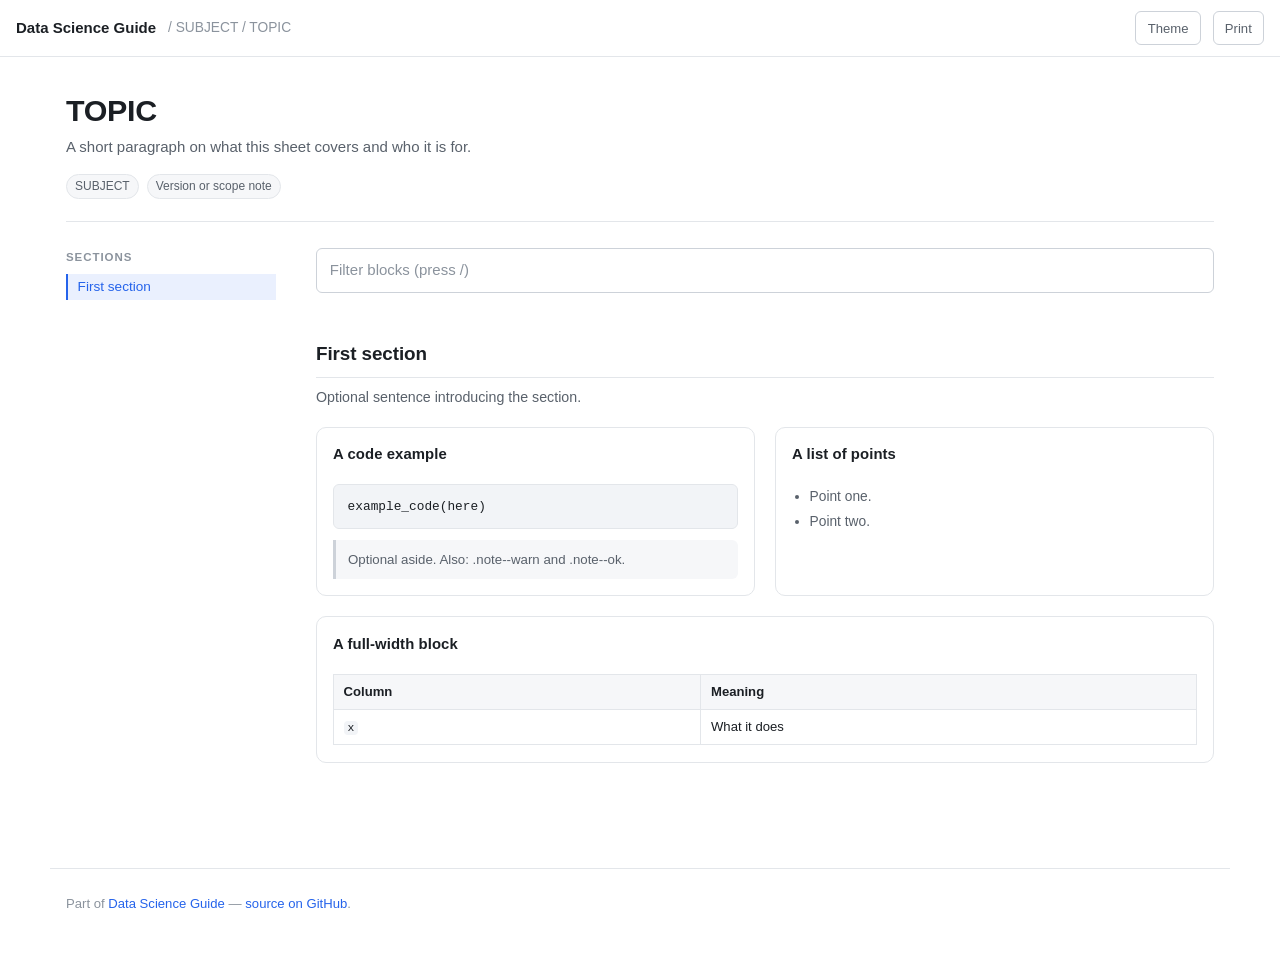
<file: templates/cheatsheet.html>
<!DOCTYPE html>
<!--
  Starting point for a new cheat sheet.

  1. Copy this file into a subject folder and rename it, e.g.
         cp templates/cheatsheet.html python-programming/pandas.html
     The ../assets/ paths below assume exactly that depth (one level down).

  2. Edit <title> and <meta name="description"> -- the landing page is generated
     from those two tags, so nothing else needs updating by hand. Keep the title
     in the form "Topic — Data Science Guide".

  3. Write sections. Each <section class="section" id="..."> with an <h2> gets a
     table-of-contents entry and scrollspy automatically; each .card becomes a
     unit for the search filter. Code blocks get a copy button.

  4. Regenerate the index and preview:
         python tools/build_catalog.py
         python -m http.server 8000     # then open http://localhost:8000

  Inside a code block, write the characters < > & as &lt; &gt; &amp; entities.
-->
<html lang="en">
<head>
<meta charset="utf-8">
<meta name="viewport" content="width=device-width, initial-scale=1">
<title>TOPIC — Data Science Guide</title>
<meta name="description" content="One sentence describing what this sheet covers.">
<link rel="icon" href="data:image/svg+xml,<svg xmlns='http://www.w3.org/2000/svg' viewBox='0 0 16 16'><text y='13' font-size='14'>&#128202;</text></svg>">
<link rel="stylesheet" href="../assets/css/base.css">
<link rel="stylesheet" href="../assets/css/sheet.css">
<script src="../assets/js/theme.js"></script>
</head>
<body>

<header class="topbar">
  <a class="topbar__home" href="../">Data Science Guide</a>
  <span class="topbar__crumb">/ SUBJECT / TOPIC</span>
  <span class="topbar__spacer"></span>
  <button class="btn" type="button" data-theme-toggle>Theme</button>
  <button class="btn" type="button" onclick="window.print()">Print</button>
</header>

<main class="wrap">

  <div class="intro">
    <h1>TOPIC</h1>
    <p>A short paragraph on what this sheet covers and who it is for.</p>
    <div class="meta">
      <span class="tag">SUBJECT</span>
      <span class="tag">Version or scope note</span>
    </div>
  </div>

  <div class="sheet">

    <nav class="toc" aria-label="Sections">
      <p class="toc__label">Sections</p>
      <div class="toc__list" data-toc></div>
    </nav>

    <div>

      <div class="search no-print">
        <input type="search" data-search aria-label="Filter cheat sheet blocks"
               placeholder="Filter blocks (press /)">
        <div class="search__count" data-search-count aria-live="polite"></div>
      </div>

      <p class="empty is-hidden" data-empty>Nothing matches that filter.</p>

      <section class="section" id="first-section">
        <h2>First section</h2>
        <p class="section__note">Optional sentence introducing the section.</p>

        <div class="cards">

          <div class="card">
            <h3>A code example</h3>
            <div class="code"><pre>example_code(here)</pre></div>
            <div class="note">Optional aside. Also: .note--warn and .note--ok.</div>
          </div>

          <div class="card">
            <h3>A list of points</h3>
            <ul>
              <li>Point one.</li>
              <li>Point two.</li>
            </ul>
          </div>

          <div class="card card--wide">
            <h3>A full-width block</h3>
            <div class="tbl-scroll">
              <table class="tbl">
                <thead><tr><th>Column</th><th>Meaning</th></tr></thead>
                <tbody><tr><td><code>x</code></td><td>What it does</td></tr></tbody>
              </table>
            </div>
          </div>

        </div>
      </section>

    </div>
  </div>
</main>

<footer class="foot">
  Part of <a href="../">Data Science Guide</a> &mdash;
  <a href="https://github.com/jshiriyev/data-science-guide">source on GitHub</a>.
</footer>

<script src="../assets/js/sheet.js"></script>
</body>
</html>
</file>
<file: assets/css/base.css>
/* ==========================================================================
   data-science-guide — shared design tokens and base layout.
   Loaded by the landing page and by every cheat sheet.
   ========================================================================== */

:root {
  --bg:            #ffffff;
  --bg-soft:       #f6f7f9;
  --bg-code:       #f2f4f7;
  --surface:       #ffffff;
  --border:        #e3e6ea;
  --border-strong: #cdd2d9;
  --text:          #1b1f24;
  --text-soft:     #59616b;
  --text-faint:    #8b939d;
  --accent:        #2563eb;
  --accent-soft:   #eaf0fe;
  --warn:          #b45309;
  --warn-soft:     #fdf3e3;
  --ok:            #15803d;
  --ok-soft:       #e8f5ec;

  --radius:   10px;
  --radius-s: 6px;
  --gap:      1.25rem;
  --maxw:     1180px;

  --font: -apple-system, BlinkMacSystemFont, "Segoe UI", Roboto, "Helvetica Neue", Arial, sans-serif;
  --mono: "SFMono-Regular", ui-monospace, "Cascadia Mono", Consolas, "Liberation Mono", Menlo, monospace;
}

/* Dark theme: follow the OS unless the page is explicitly pinned to light. */
@media (prefers-color-scheme: dark) {
  :root:not([data-theme="light"]) {
    --bg:            #12151a;
    --bg-soft:       #171b21;
    --bg-code:       #1b2027;
    --surface:       #171b21;
    --border:        #262c35;
    --border-strong: #39414d;
    --text:          #e6e9ed;
    --text-soft:     #a4adb8;
    --text-faint:    #737d89;
    --accent:        #7aa2f7;
    --accent-soft:   #1c2740;
    --warn:          #e0a458;
    --warn-soft:     #2e2416;
    --ok:            #6bbf83;
    --ok-soft:       #16281c;
  }
}

/* Explicit dark, via the theme toggle. */
:root[data-theme="dark"] {
  --bg:            #12151a;
  --bg-soft:       #171b21;
  --bg-code:       #1b2027;
  --surface:       #171b21;
  --border:        #262c35;
  --border-strong: #39414d;
  --text:          #e6e9ed;
  --text-soft:     #a4adb8;
  --text-faint:    #737d89;
  --accent:        #7aa2f7;
  --accent-soft:   #1c2740;
  --warn:          #e0a458;
  --warn-soft:     #2e2416;
  --ok:            #6bbf83;
  --ok-soft:       #16281c;
}

* { box-sizing: border-box; }

html { -webkit-text-size-adjust: 100%; }

body {
  margin: 0;
  background: var(--bg);
  color: var(--text);
  font-family: var(--font);
  font-size: 15px;
  line-height: 1.6;
}

a { color: var(--accent); text-decoration: none; }
a:hover { text-decoration: underline; }

code, pre, kbd { font-family: var(--mono); }

/* --- Site header ---------------------------------------------------------- */

.topbar {
  position: sticky;
  top: 0;
  z-index: 30;
  display: flex;
  align-items: center;
  gap: 0.75rem;
  padding: 0.7rem 16px;
  background: var(--bg);
  border-bottom: 1px solid var(--border);
}

.topbar__home {
  font-weight: 650;
  color: var(--text);
  white-space: nowrap;
}
.topbar__home:hover { color: var(--accent); text-decoration: none; }

.topbar__crumb {
  color: var(--text-faint);
  font-size: 0.86rem;
  white-space: nowrap;
  overflow: hidden;
  text-overflow: ellipsis;
}

.topbar__spacer { flex: 1 1 auto; }

.btn {
  display: inline-flex;
  align-items: center;
  gap: 0.4rem;
  padding: 0.34rem 0.7rem;
  border: 1px solid var(--border-strong);
  border-radius: var(--radius-s);
  background: var(--surface);
  color: var(--text-soft);
  font: inherit;
  font-size: 0.82rem;
  cursor: pointer;
  white-space: nowrap;
}
.btn:hover { color: var(--text); border-color: var(--accent); text-decoration: none; }

.wrap {
  max-width: var(--maxw);
  margin: 0 auto;
  padding: 0 16px 4rem;
}

/* --- Page intro ----------------------------------------------------------- */

.intro { padding: 2.2rem 0 1.4rem; border-bottom: 1px solid var(--border); }
.intro h1 { margin: 0 0 0.4rem; font-size: 1.9rem; line-height: 1.2; letter-spacing: -0.01em; }
.intro p  { margin: 0; color: var(--text-soft); max-width: 65ch; }

.meta {
  margin-top: 0.9rem;
  display: flex;
  flex-wrap: wrap;
  gap: 0.4rem 0.5rem;
  font-size: 0.78rem;
  color: var(--text-faint);
}

.tag {
  display: inline-block;
  padding: 0.12rem 0.5rem;
  border: 1px solid var(--border);
  border-radius: 999px;
  background: var(--bg-soft);
  color: var(--text-soft);
  font-size: 0.75rem;
}
.tag--accent { background: var(--accent-soft); border-color: transparent; color: var(--accent); }

/* --- Footer --------------------------------------------------------------- */

.foot {
  max-width: var(--maxw);
  margin: 0 auto;
  padding: 1.5rem 16px 3rem;
  border-top: 1px solid var(--border);
  color: var(--text-faint);
  font-size: 0.82rem;
}

@media print {
  .topbar, .btn, .no-print { display: none !important; }
  body { font-size: 10pt; }
}
</file>
<file: assets/css/home.css>
/* ==========================================================================
   Landing page: one block per subject, rendered from data/catalog.js.

   Styled to match the Thoth hub page (jshiriyev.github.io) so this site reads
   as one of its sub-pages: blue/gold on warm paper, a gradient hero, gold
   section rules and lifting cards.

   Everything lives here rather than in base.css, because base.css is shared
   with the cheat sheets and they must keep their own look. This file loads
   after base.css, so the token overrides below win on the landing page only.
   ========================================================================== */

:root {
  color-scheme: light;

  /* Thoth palette */
  --blue:       #1B6CA8;
  --blue-dark:  #145289;
  --gold:       #C9A84C;
  --gold-light: #e8c96a;
  --gold-ink:   #6b5210;

  /* base.css tokens, repainted */
  --bg:            #FAF8F4;
  --bg-soft:       #F5F1E8;
  --bg-code:       #F2EFE7;
  --surface:       #FFFFFF;
  --border:        #E5E0D8;
  --border-strong: #CFC8BB;
  --text:          #1E1E2E;
  --text-soft:     #6B7280;
  --text-faint:    #8A8F9A;
  --accent:        #1B6CA8;
  --accent-soft:   #E8F1FA;

  --radius:   14px;
  --radius-s: 10px;
  --maxw:     1120px;
  --gutter:   24px;
  --content:  1072px;         /* maxw - 2 * gutter */
  --nav-h:    64px;

  /* Side padding that lines a full-width band's content up with .wrap.
     A percentage here resolves against the containing block (the body), so
     unlike 50vw it excludes the scrollbar and cannot overflow. */
  --bleed: max(var(--gutter), calc((100% - var(--content)) / 2));

  --nav-bg:     rgba(255, 255, 255, .92);
  --footer-bg:  #1E1E2E;
  --footer-fg:  rgba(255, 255, 255, .68);
  --notice-bg:  #FFF8E6;
  --card-hover: #F5F1E8;

  --shadow:       0 1px 2px rgba(30, 30, 46, .04), 0 4px 16px rgba(30, 30, 46, .06);
  --shadow-hover: 0 2px 4px rgba(30, 30, 46, .05), 0 12px 28px rgba(30, 30, 46, .10);

  --font: system-ui, -apple-system, "Segoe UI", Roboto, "Helvetica Neue", Arial, sans-serif;
  --mono: ui-monospace, SFMono-Regular, Menlo, Consolas, "Liberation Mono", monospace;
  --font-glyph: "Segoe UI Historic", "Noto Sans Egyptian Hieroglyphs", "Aegyptus", serif;
}

/* Dark theme: follow the OS unless the page is pinned to light. */
@media (prefers-color-scheme: dark) {
  :root:not([data-theme="light"]) {
    color-scheme: dark;

    --blue:       #6FA8DC;
    --blue-dark:  #8FC0EA;
    --gold:       #D8B85C;
    --gold-light: #EED98A;
    --gold-ink:   #EED98A;

    --bg:            #14161F;
    --bg-soft:       #1A1D28;
    --bg-code:       #1E2230;
    --surface:       #1C1F2B;
    --border:        #2C3040;
    --border-strong: #3D4356;
    --text:          #ECEAE4;
    --text-soft:     #A6ACBA;
    --text-faint:    #858B99;
    --accent:        #6FA8DC;
    --accent-soft:   #1C2C3E;

    --nav-bg:     rgba(20, 22, 31, .92);
    --footer-bg:  #0F1118;
    --footer-fg:  rgba(255, 255, 255, .62);
    --notice-bg:  #2A2413;
    --card-hover: #222634;

    --shadow:       0 1px 2px rgba(0, 0, 0, .35), 0 4px 16px rgba(0, 0, 0, .28);
    --shadow-hover: 0 2px 4px rgba(0, 0, 0, .40), 0 12px 28px rgba(0, 0, 0, .45);
  }
}

/* Explicit dark, via the theme toggle. */
:root[data-theme="dark"] {
  color-scheme: dark;

  --blue:       #6FA8DC;
  --blue-dark:  #8FC0EA;
  --gold:       #D8B85C;
  --gold-light: #EED98A;
  --gold-ink:   #EED98A;

  --bg:            #14161F;
  --bg-soft:       #1A1D28;
  --bg-code:       #1E2230;
  --surface:       #1C1F2B;
  --border:        #2C3040;
  --border-strong: #3D4356;
  --text:          #ECEAE4;
  --text-soft:     #A6ACBA;
  --text-faint:    #858B99;
  --accent:        #6FA8DC;
  --accent-soft:   #1C2C3E;

  --nav-bg:     rgba(20, 22, 31, .92);
  --footer-bg:  #0F1118;
  --footer-fg:  rgba(255, 255, 255, .62);
  --notice-bg:  #2A2413;
  --card-hover: #222634;

  --shadow:       0 1px 2px rgba(0, 0, 0, .35), 0 4px 16px rgba(0, 0, 0, .28);
  --shadow-hover: 0 2px 4px rgba(0, 0, 0, .40), 0 12px 28px rgba(0, 0, 0, .45);
}

html { scroll-behavior: smooth; }

body {
  font-size: 16px;
  line-height: 1.6;
  -webkit-font-smoothing: antialiased;
}

a:hover { color: var(--blue-dark); }
:focus-visible { outline: 3px solid var(--gold); outline-offset: 2px; border-radius: 6px; }

@media (prefers-reduced-motion: reduce) {
  html { scroll-behavior: auto; }
  *, *::before, *::after { transition: none !important; }
}

.wrap { max-width: var(--maxw); padding: 0 var(--gutter); }

/* --- Top bar -------------------------------------------------------------- */

.topbar {
  height: var(--nav-h);
  gap: 8px;
  padding: 0 var(--bleed);
  background: var(--nav-bg);
  -webkit-backdrop-filter: saturate(160%) blur(10px);
  backdrop-filter: saturate(160%) blur(10px);
  z-index: 100;
}

.topbar__home {
  font-size: 1.25rem;
  font-weight: 800;
  letter-spacing: -.01em;
}
.topbar__home span { color: var(--gold); }
.topbar__home:hover { color: var(--text); }

/* Nav pills, in place of base.css's outlined buttons. */
.topbar .btn {
  padding: 8px 14px;
  border: 0;
  border-radius: 999px;
  background: transparent;
  color: var(--text-soft);
  font-size: .95rem;
  font-weight: 600;
  transition: color .15s, background-color .15s;
}
.topbar .btn:hover {
  color: var(--blue);
  background: color-mix(in srgb, var(--blue) 8%, transparent);
}

/* --- Hero ----------------------------------------------------------------- */

.hero {
  position: relative;
  overflow: hidden;
  padding: 88px var(--bleed) 68px;
  background: linear-gradient(135deg, #336DAA 0%, #1D4070 100%);
  color: #fff;
  text-align: center;
}

/* Decorative watermark, carried over from the hub page. */
.hero::before {
  content: "\13080";
  position: absolute;
  top: -.095em;
  right: 4%;
  font-family: var(--font-glyph);
  font-size: clamp(9rem, 13vw, 15rem);
  font-style: normal;
  line-height: 1;
  color: #fff;
  opacity: .08;
  pointer-events: none;
  user-select: none;
}

.hero > * { position: relative; }

.hero h1 {
  margin: 0 0 24px;
  font-size: clamp(2.2rem, 5vw, 3.5rem);
  line-height: 1.2;
  font-weight: 800;
  letter-spacing: -.025em;
}
.hero h1 .accent { display: block; margin-top: .4em; color: var(--gold-light); }

.hero p {
  margin: 0 auto;
  max-width: 580px;
  font-size: clamp(1.05rem, 2vw, 1.2rem);
  color: rgba(255, 255, 255, .86);
}

.stats {
  display: flex;
  flex-wrap: wrap;
  justify-content: center;
  gap: 1.6rem 2.6rem;
  margin-top: 32px;
  padding-top: 28px;
  border-top: 1px solid rgba(255, 255, 255, .22);
}
.stat__n {
  display: block;
  font-size: 1.9rem;
  font-weight: 800;
  line-height: 1.1;
  color: var(--gold-light);
  font-variant-numeric: tabular-nums;
}
.stat__l {
  font-size: .78rem;
  color: rgba(255, 255, 255, .72);
  text-transform: uppercase;
  letter-spacing: .06em;
}

/* --- Subject sections ----------------------------------------------------- */

.subject { position: relative; padding: 56px 0; }

/* The hub page's gradient rule, as a divider above every subject. */
.subject::before {
  content: "";
  position: absolute;
  top: 0;
  left: 0;
  right: 0;
  height: 1px;
  background: linear-gradient(90deg, transparent, var(--border) 15%, var(--gold) 50%, var(--border) 85%, transparent);
}

.subject__head { display: flex; align-items: center; gap: 12px; flex-wrap: wrap; }

.subject__n {
  color: var(--text-faint);
  font-family: var(--mono);
  font-size: .85rem;
  font-variant-numeric: tabular-nums;
}

.subject__head h2 {
  display: flex;
  align-items: center;
  gap: 12px;
  margin: 0;
  font-size: clamp(1.45rem, 3vw, 1.85rem);
  line-height: 1.2;
  letter-spacing: -.015em;
}
.subject__head h2::before {
  content: "";
  width: 6px;
  height: 1.05em;
  border-radius: 3px;
  background: var(--gold);
  flex-shrink: 0;
}

.subject__blurb {
  margin: 10px 0 0;
  max-width: 720px;
  color: var(--text-soft);
  font-size: 1.05rem;
}

/* --- Sheet cards ---------------------------------------------------------- */

.sheets {
  display: grid;
  grid-template-columns: repeat(auto-fill, minmax(min(290px, 100%), 1fr));
  gap: 20px;
  margin-top: 28px;
}

.sheet-card {
  position: relative;
  display: block;
  padding: 22px 22px 22px 40px;
  border: 1px solid var(--border);
  border-radius: var(--radius);
  background: var(--surface);
  box-shadow: var(--shadow);
  color: inherit;
  transition: transform .18s, box-shadow .18s, background-color .15s;
}
.sheet-card::before {
  content: "";
  position: absolute;
  left: 22px;
  top: 30px;
  width: 8px;
  height: 8px;
  border-radius: 50%;
  background: var(--gold);
}
.sheet-card:hover {
  transform: translateY(-2px);
  background: var(--card-hover);
  box-shadow: var(--shadow-hover);
  text-decoration: none;
}

.sheet-card__t { display: block; font-size: 1.05rem; font-weight: 700; line-height: 1.3; }
/* Non-breaking space, so the arrow never wraps onto a line of its own. */
.sheet-card__t::after { content: "\00A0\2197"; color: var(--text-faint); font-weight: 400; }
.sheet-card:hover .sheet-card__t { color: var(--blue); }

.sheet-card__b { margin: 8px 0 0; color: var(--text-soft); font-size: .95rem; line-height: 1.5; }

/* --- Empty subject -------------------------------------------------------- */

.soon {
  margin: 28px 0 0;
  padding: 18px 20px;
  border: 2px dashed var(--gold);
  border-radius: 12px;
  background: var(--notice-bg);
  color: var(--gold-ink);
  font-size: 1rem;
}
.soon code {
  padding: 1px 6px;
  border-radius: 5px;
  background: color-mix(in srgb, var(--gold) 18%, transparent);
  color: var(--gold-ink);
}

/* --- Badges --------------------------------------------------------------- */

.tag {
  padding: 4px 10px;
  border: 1px solid var(--border);
  border-radius: 999px;
  background: var(--bg-soft);
  color: var(--text-soft);
  font-size: .76rem;
  font-weight: 700;
  letter-spacing: .02em;
}
.tag--accent { border-color: transparent; background: var(--accent-soft); color: var(--blue-dark); }

/* --- Footer --------------------------------------------------------------- */

.foot {
  max-width: none;
  margin: 0;
  padding: 40px var(--bleed);
  border-top: 0;
  background: var(--footer-bg);
  color: var(--footer-fg);
  font-size: .95rem;
  text-align: center;
}
.foot a { color: var(--gold-light); }
.foot a:hover { color: #fff; text-decoration: underline; }

/* --- Responsive ----------------------------------------------------------- */

@media (max-width: 720px) {
  .hero { padding-top: 72px; padding-bottom: 64px; }
  .subject { padding: 40px 0; }
}

@media (max-width: 480px) {
  :root { --gutter: 16px; }
  .topbar { gap: 0; }
  .topbar__home { font-size: 1.1rem; }
  .topbar .btn { padding: 7px 9px; font-size: .88rem; }
  .sheets { grid-template-columns: 1fr; }
  .sheet-card { padding: 18px 18px 18px 36px; }
  .sheet-card::before { left: 18px; top: 26px; }
}
</file>
<file: assets/css/sheet.css>
/* ==========================================================================
   Cheat-sheet layout: sticky table of contents + searchable card grid.
   Pairs with assets/js/sheet.js, which reads the data- attributes below.
   ========================================================================== */

.sheet {
  display: grid;
  grid-template-columns: 210px minmax(0, 1fr);
  gap: 2.5rem;
  align-items: start;
  padding-top: 1.6rem;
}

/* --- Table of contents ---------------------------------------------------- */

.toc {
  position: sticky;
  top: 4.2rem;
  max-height: calc(100vh - 5.5rem);
  overflow-y: auto;
  font-size: 0.85rem;
}

.toc__label {
  margin: 0 0 0.5rem;
  color: var(--text-faint);
  font-size: 0.72rem;
  font-weight: 650;
  letter-spacing: 0.08em;
  text-transform: uppercase;
}

.toc a {
  display: block;
  padding: 0.24rem 0.6rem;
  border-left: 2px solid var(--border);
  color: var(--text-soft);
  line-height: 1.35;
}
.toc a:hover { color: var(--text); border-left-color: var(--border-strong); text-decoration: none; }
.toc a.is-active { color: var(--accent); border-left-color: var(--accent); background: var(--accent-soft); }

/* --- Search --------------------------------------------------------------- */

.search { margin-bottom: 1.4rem; }

.search input {
  width: 100%;
  padding: 0.6rem 0.8rem;
  border: 1px solid var(--border-strong);
  border-radius: var(--radius-s);
  background: var(--surface);
  color: var(--text);
  font: inherit;
}
.search input:focus { outline: 2px solid var(--accent); outline-offset: -1px; border-color: transparent; }
.search input::placeholder { color: var(--text-faint); }

.search__count { margin-top: 0.4rem; min-height: 1.1rem; font-size: 0.78rem; color: var(--text-faint); }

/* --- Sections and cards --------------------------------------------------- */

.section { margin-bottom: 2.6rem; scroll-margin-top: 4.5rem; }
.section.is-hidden { display: none; }

.section > h2 {
  margin: 0 0 0.2rem;
  padding-bottom: 0.45rem;
  border-bottom: 1px solid var(--border);
  font-size: 1.18rem;
  letter-spacing: -0.005em;
}

.section__note { margin: 0.55rem 0 0; color: var(--text-soft); font-size: 0.89rem; }

.cards {
  display: grid;
  grid-template-columns: repeat(auto-fill, minmax(330px, 1fr));
  gap: var(--gap);
  margin-top: 1.1rem;
}

.card {
  display: flex;
  flex-direction: column;
  padding: 0.95rem 1rem 1.05rem;
  border: 1px solid var(--border);
  border-radius: var(--radius);
  background: var(--surface);
  break-inside: avoid;
}
.card.is-hidden { display: none; }
.card--wide { grid-column: 1 / -1; }

.card > h3 {
  margin: 0 0 0.5rem;
  font-size: 0.93rem;
  font-weight: 650;
  letter-spacing: 0.005em;
}

.card p { margin: 0.55rem 0 0; color: var(--text-soft); font-size: 0.86rem; }
.card p:first-of-type { margin-top: 0; }

.card ul { margin: 0.5rem 0 0; padding-left: 1.1rem; color: var(--text-soft); font-size: 0.86rem; }
.card li { margin: 0.2rem 0; }

/* --- Code ----------------------------------------------------------------- */

.code { position: relative; margin: 0.6rem 0 0; }

.code pre {
  margin: 0;
  padding: 0.7rem 0.85rem;
  overflow-x: auto;
  border: 1px solid var(--border);
  border-radius: var(--radius-s);
  background: var(--bg-code);
  font-size: 0.8rem;
  line-height: 1.55;
  tab-size: 2;
}

.code__copy {
  position: absolute;
  top: 0.35rem;
  right: 0.35rem;
  padding: 0.12rem 0.42rem;
  border: 1px solid var(--border-strong);
  border-radius: 4px;
  background: var(--surface);
  color: var(--text-faint);
  font-family: var(--font);
  font-size: 0.68rem;
  cursor: pointer;
  opacity: 0;
  transition: opacity 0.12s ease;
}
.code:hover .code__copy, .code__copy:focus { opacity: 1; }
.code__copy:hover { color: var(--accent); border-color: var(--accent); }

:not(pre) > code {
  padding: 0.08em 0.34em;
  border-radius: 4px;
  background: var(--bg-code);
  font-size: 0.87em;
  word-break: break-word;
}

/* --- Tables --------------------------------------------------------------- */

.tbl-scroll { overflow-x: auto; margin-top: 0.6rem; }

table.tbl {
  width: 100%;
  border-collapse: collapse;
  font-size: 0.82rem;
}
table.tbl th, table.tbl td {
  padding: 0.4rem 0.6rem;
  border: 1px solid var(--border);
  text-align: left;
  vertical-align: top;
}
table.tbl th { background: var(--bg-soft); font-weight: 620; white-space: nowrap; }
table.tbl td code { white-space: nowrap; }

/* --- Callouts ------------------------------------------------------------- */

.note {
  margin-top: 0.7rem;
  padding: 0.55rem 0.75rem;
  border-left: 3px solid var(--border-strong);
  border-radius: 0 var(--radius-s) var(--radius-s) 0;
  background: var(--bg-soft);
  font-size: 0.83rem;
  color: var(--text-soft);
}
.note strong { color: var(--text); }
.note--warn { border-left-color: var(--warn); background: var(--warn-soft); }
.note--ok   { border-left-color: var(--ok);   background: var(--ok-soft); }

.empty {
  padding: 2rem 0;
  color: var(--text-faint);
  text-align: center;
  font-size: 0.9rem;
}
.empty.is-hidden { display: none; }

/* --- Responsive ----------------------------------------------------------- */

@media (max-width: 860px) {
  .sheet { grid-template-columns: 1fr; gap: 1.2rem; }
  .toc { position: static; max-height: none; }
  .toc__list { display: flex; flex-wrap: wrap; gap: 0.3rem; }
  .toc a { border-left: 0; border: 1px solid var(--border); border-radius: 999px; padding: 0.2rem 0.65rem; }
  .toc a.is-active { border-color: var(--accent); }
  .cards { grid-template-columns: 1fr; }
}

@media print {
  .sheet { display: block; }
  .toc, .search { display: none; }
  .cards { grid-template-columns: 1fr 1fr; gap: 0.6rem; }
  .card { border-color: #bbb; }
  .code pre { white-space: pre-wrap; word-break: break-word; }
  .section { margin-bottom: 1rem; }
}
</file>
